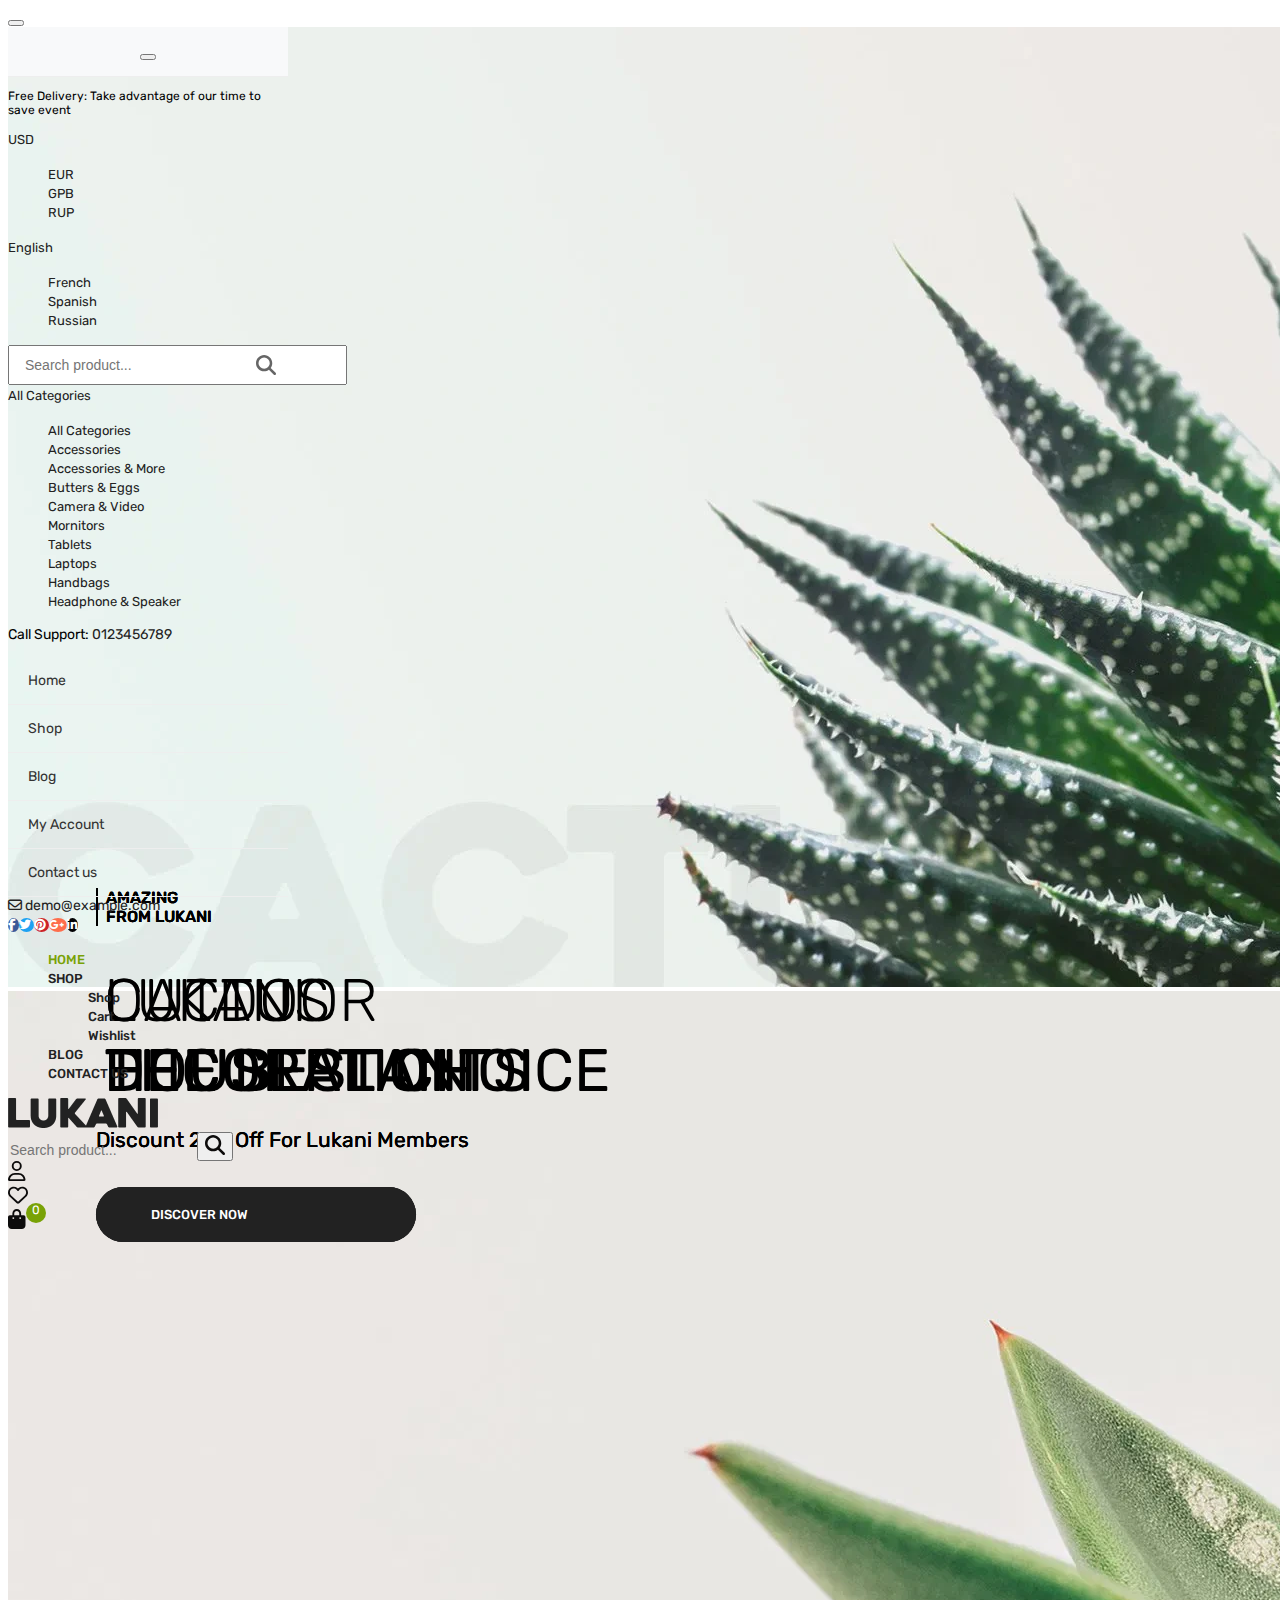
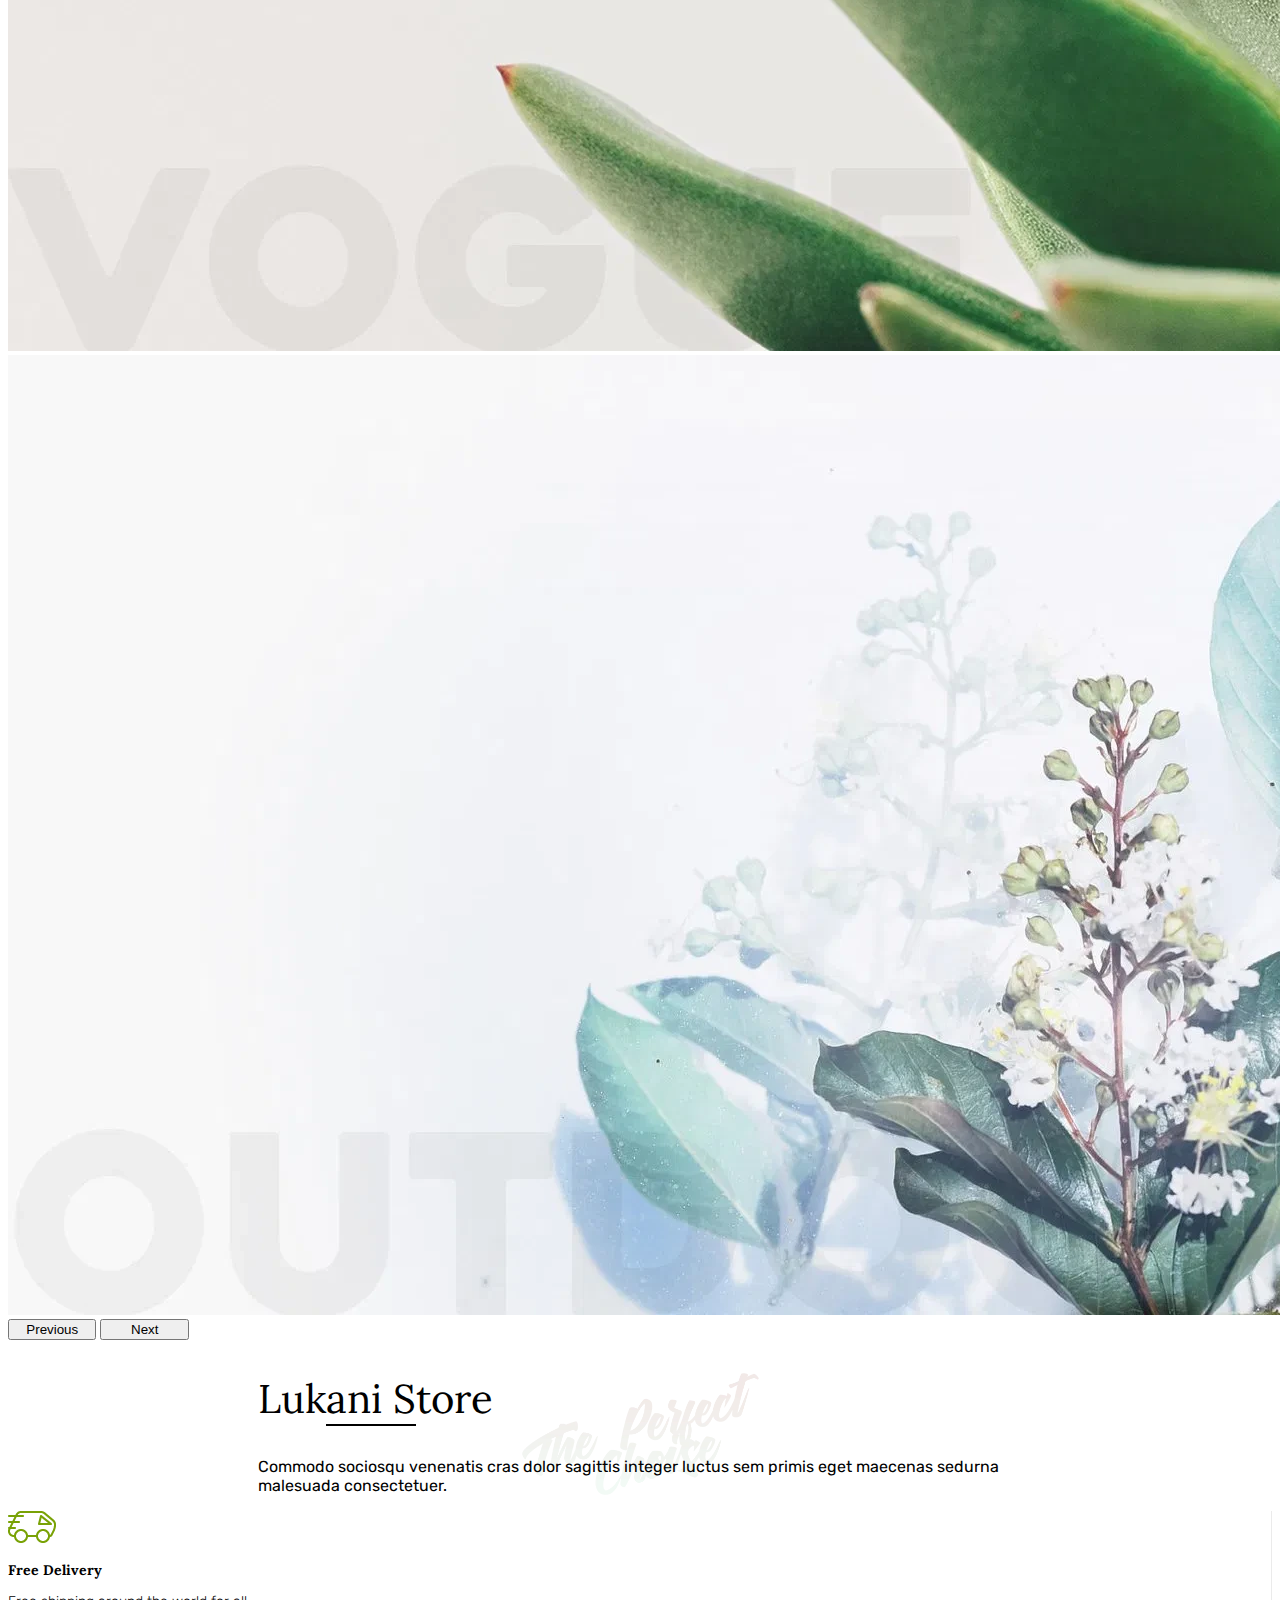
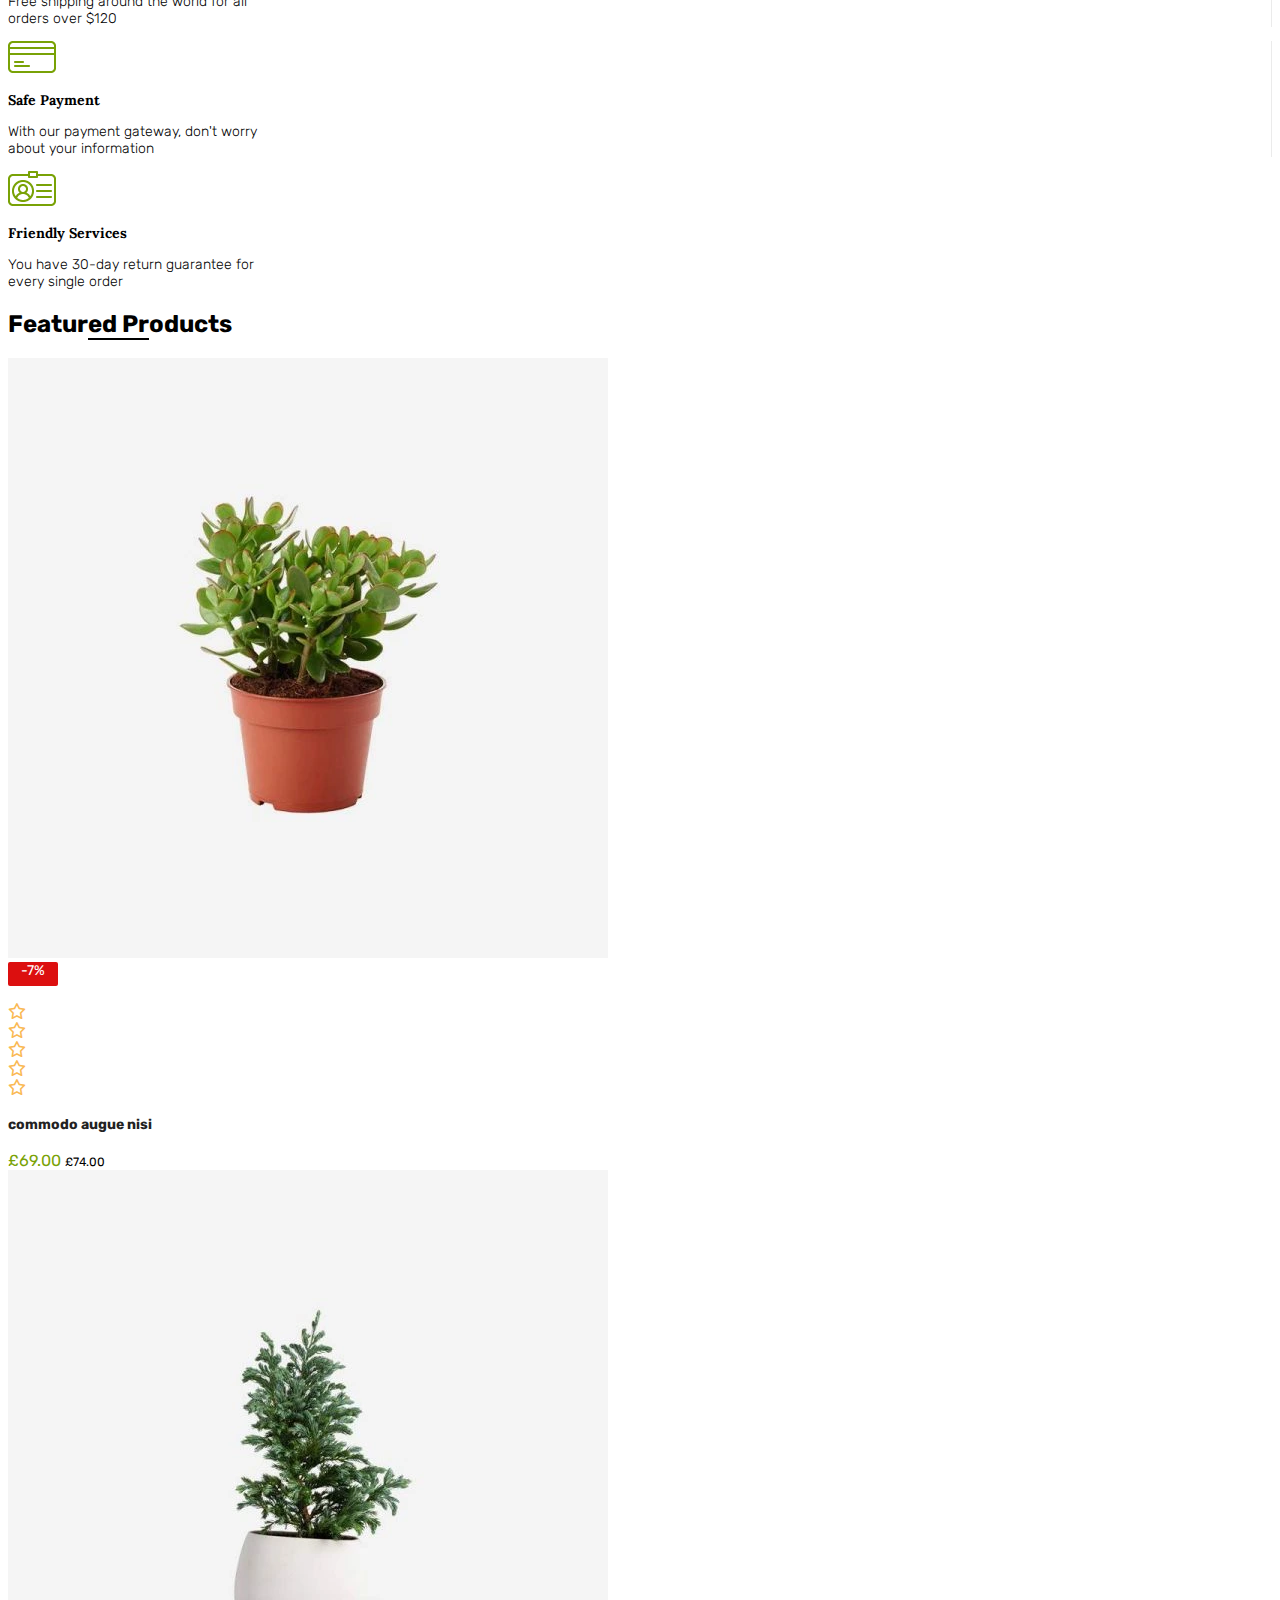
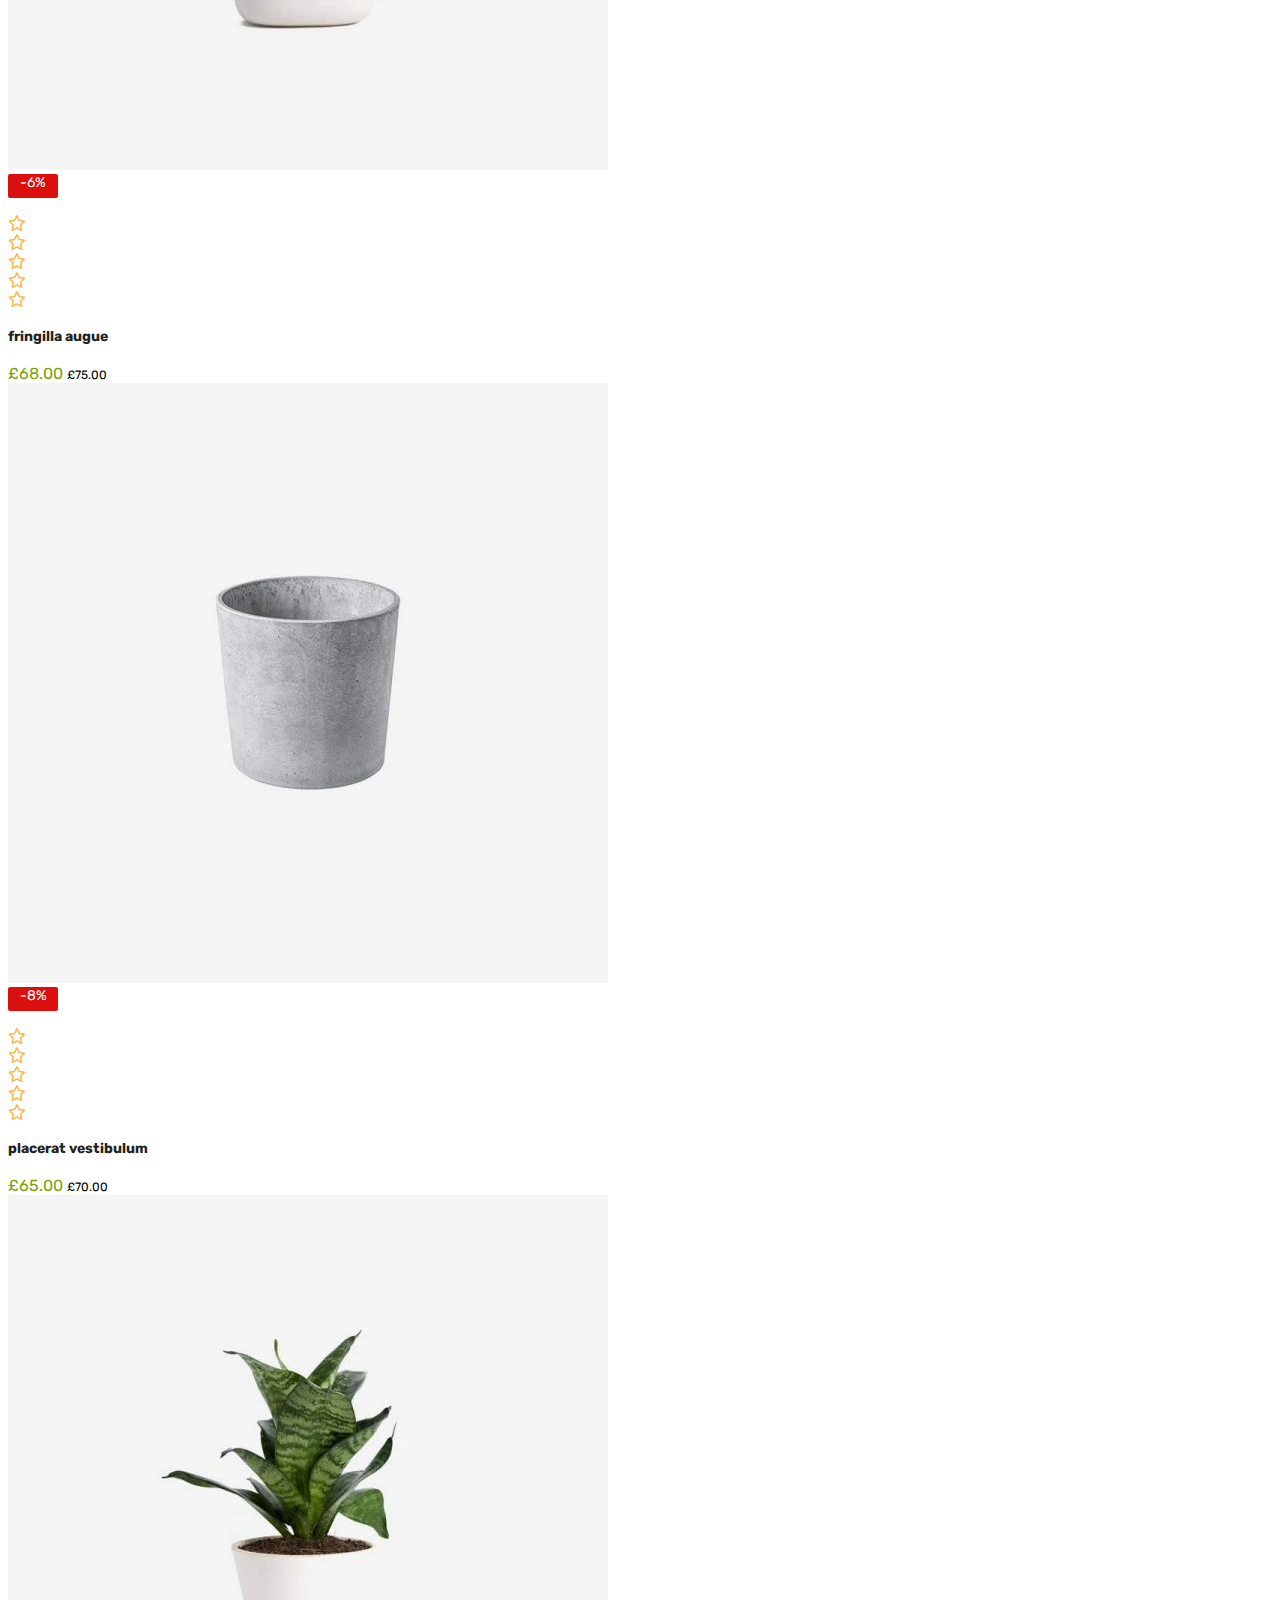
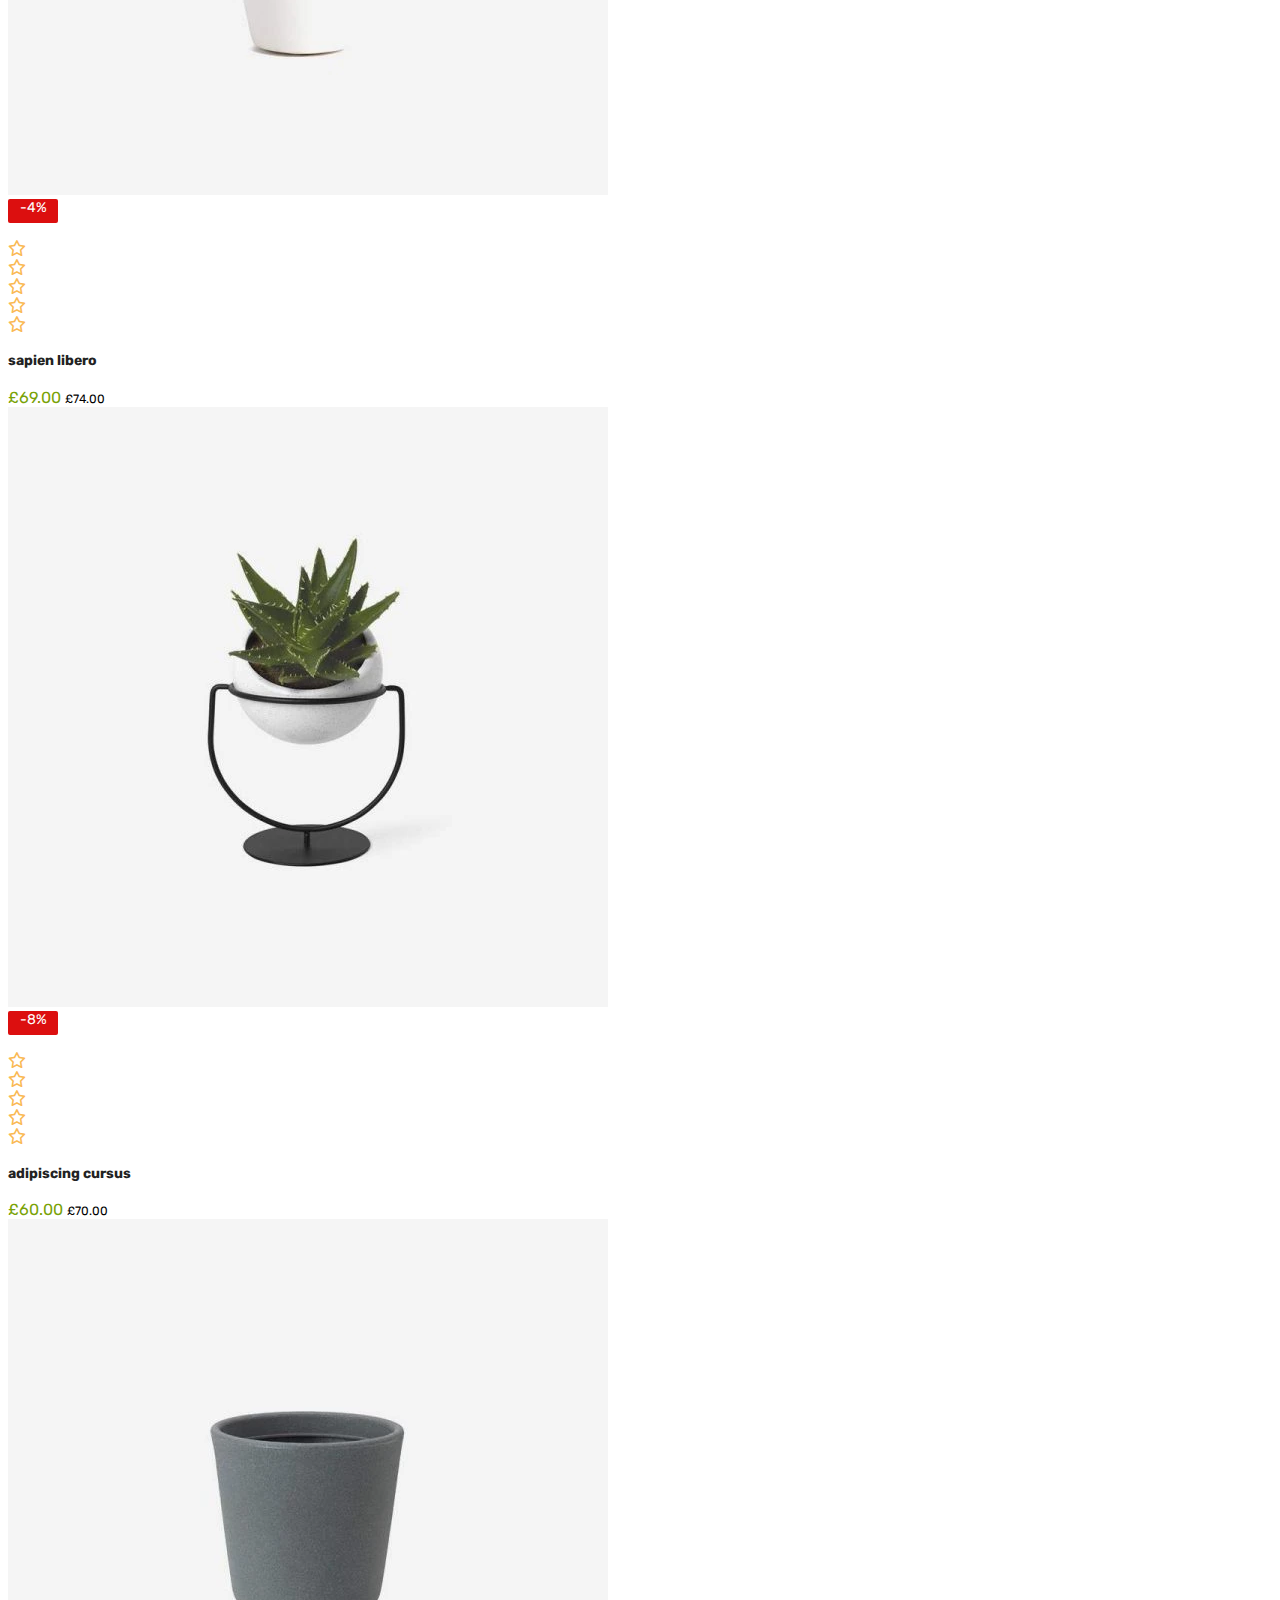
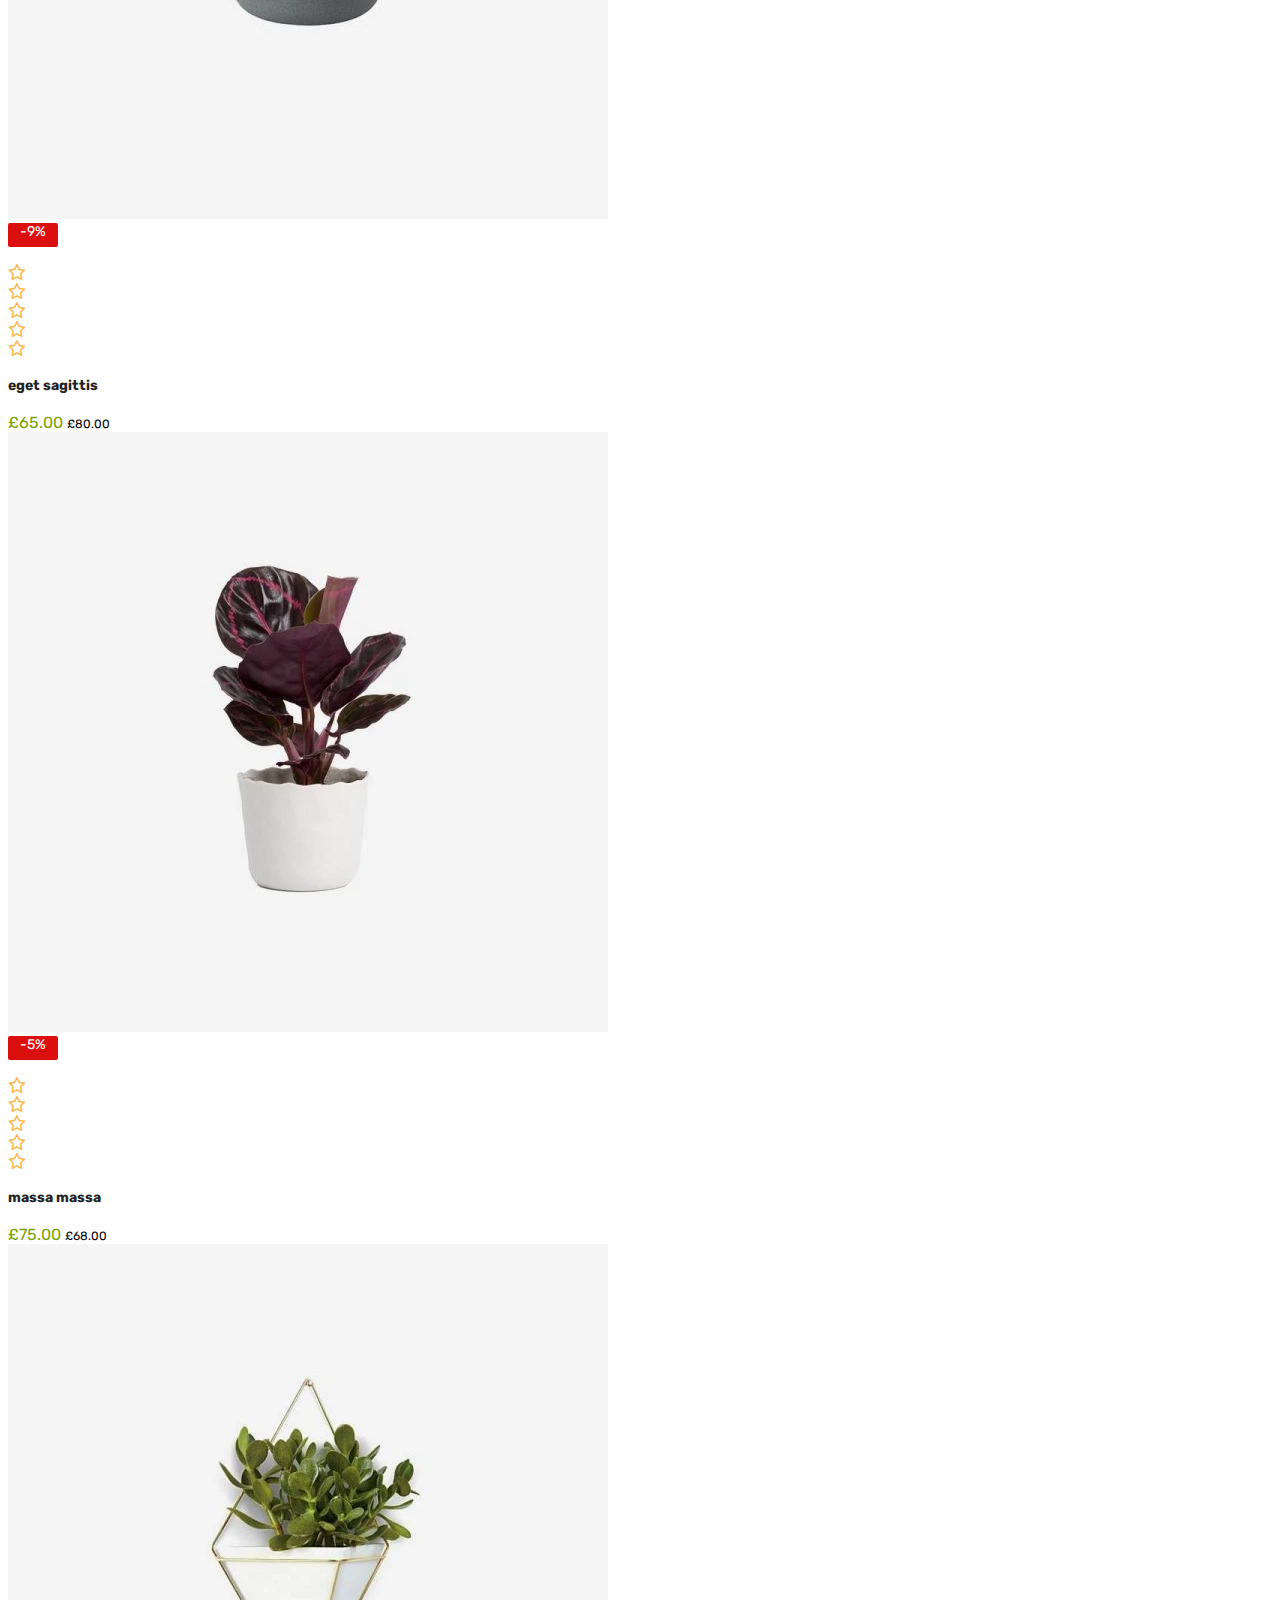
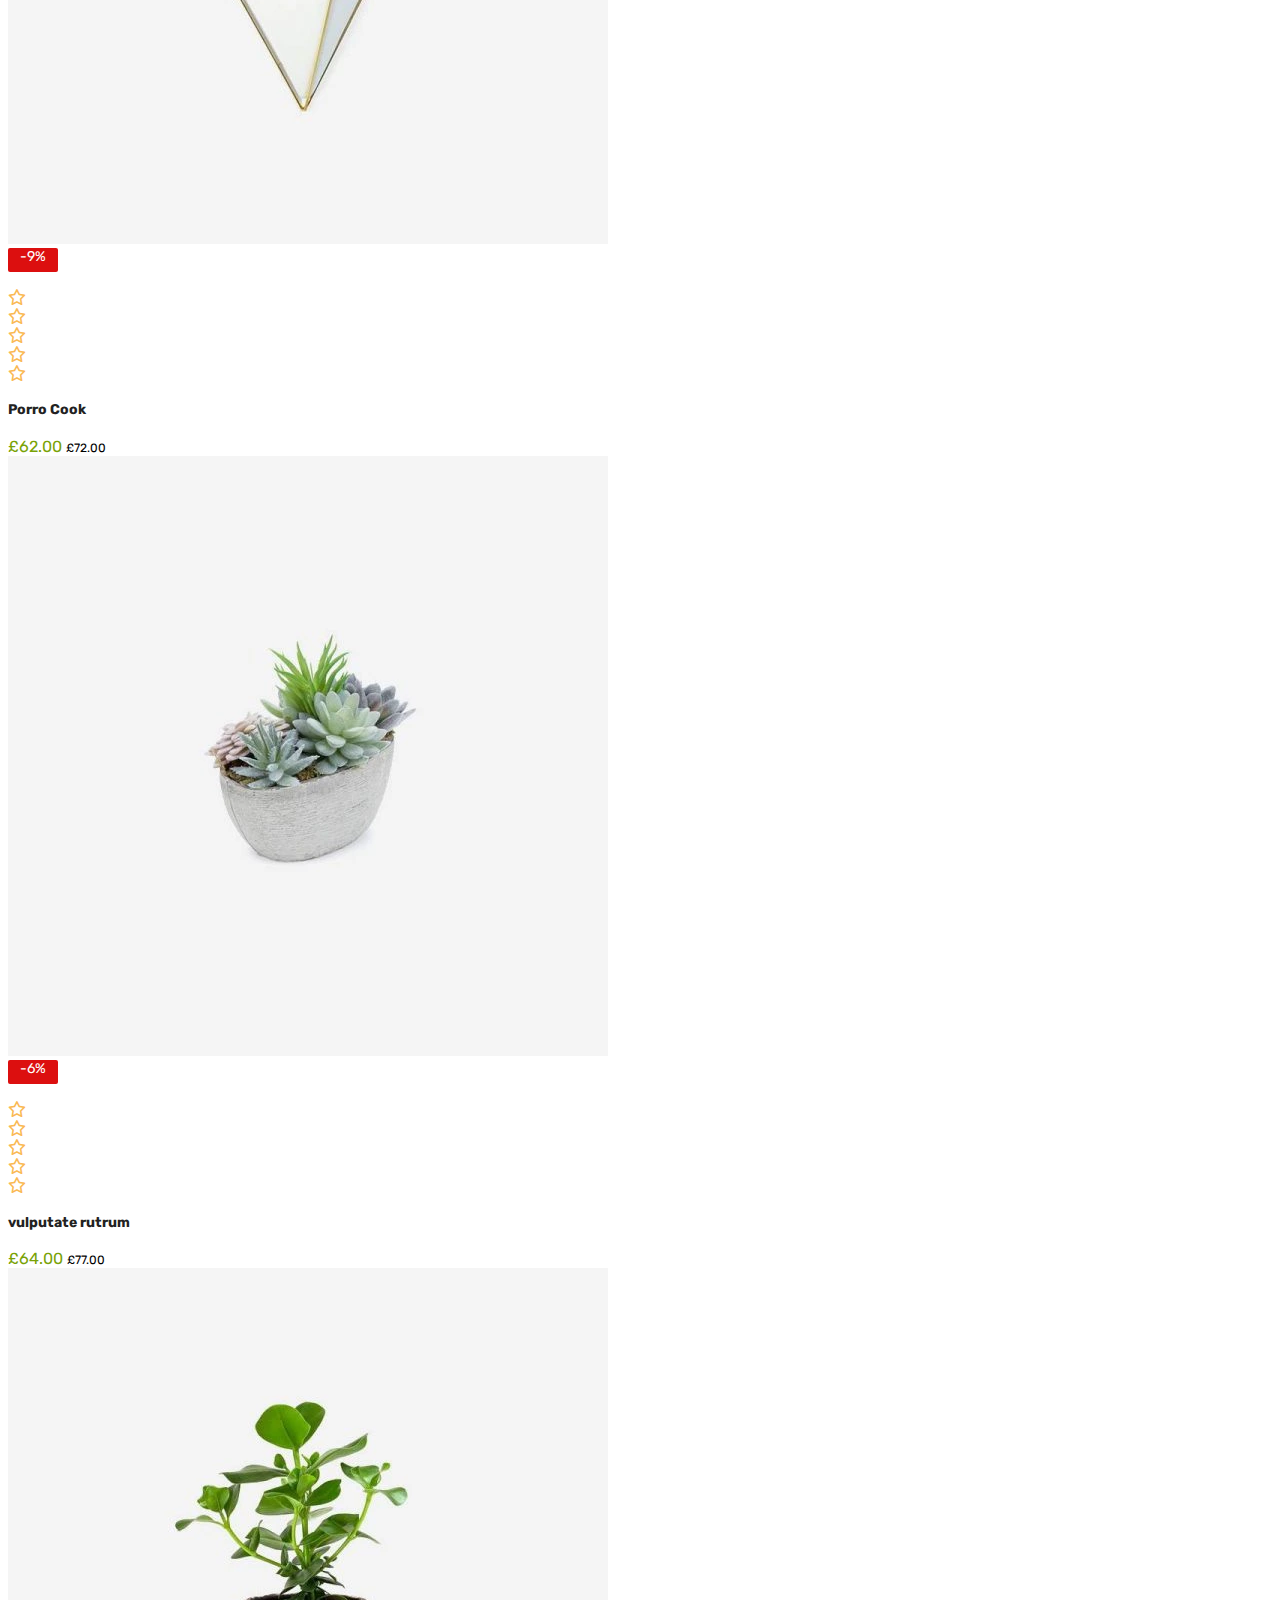
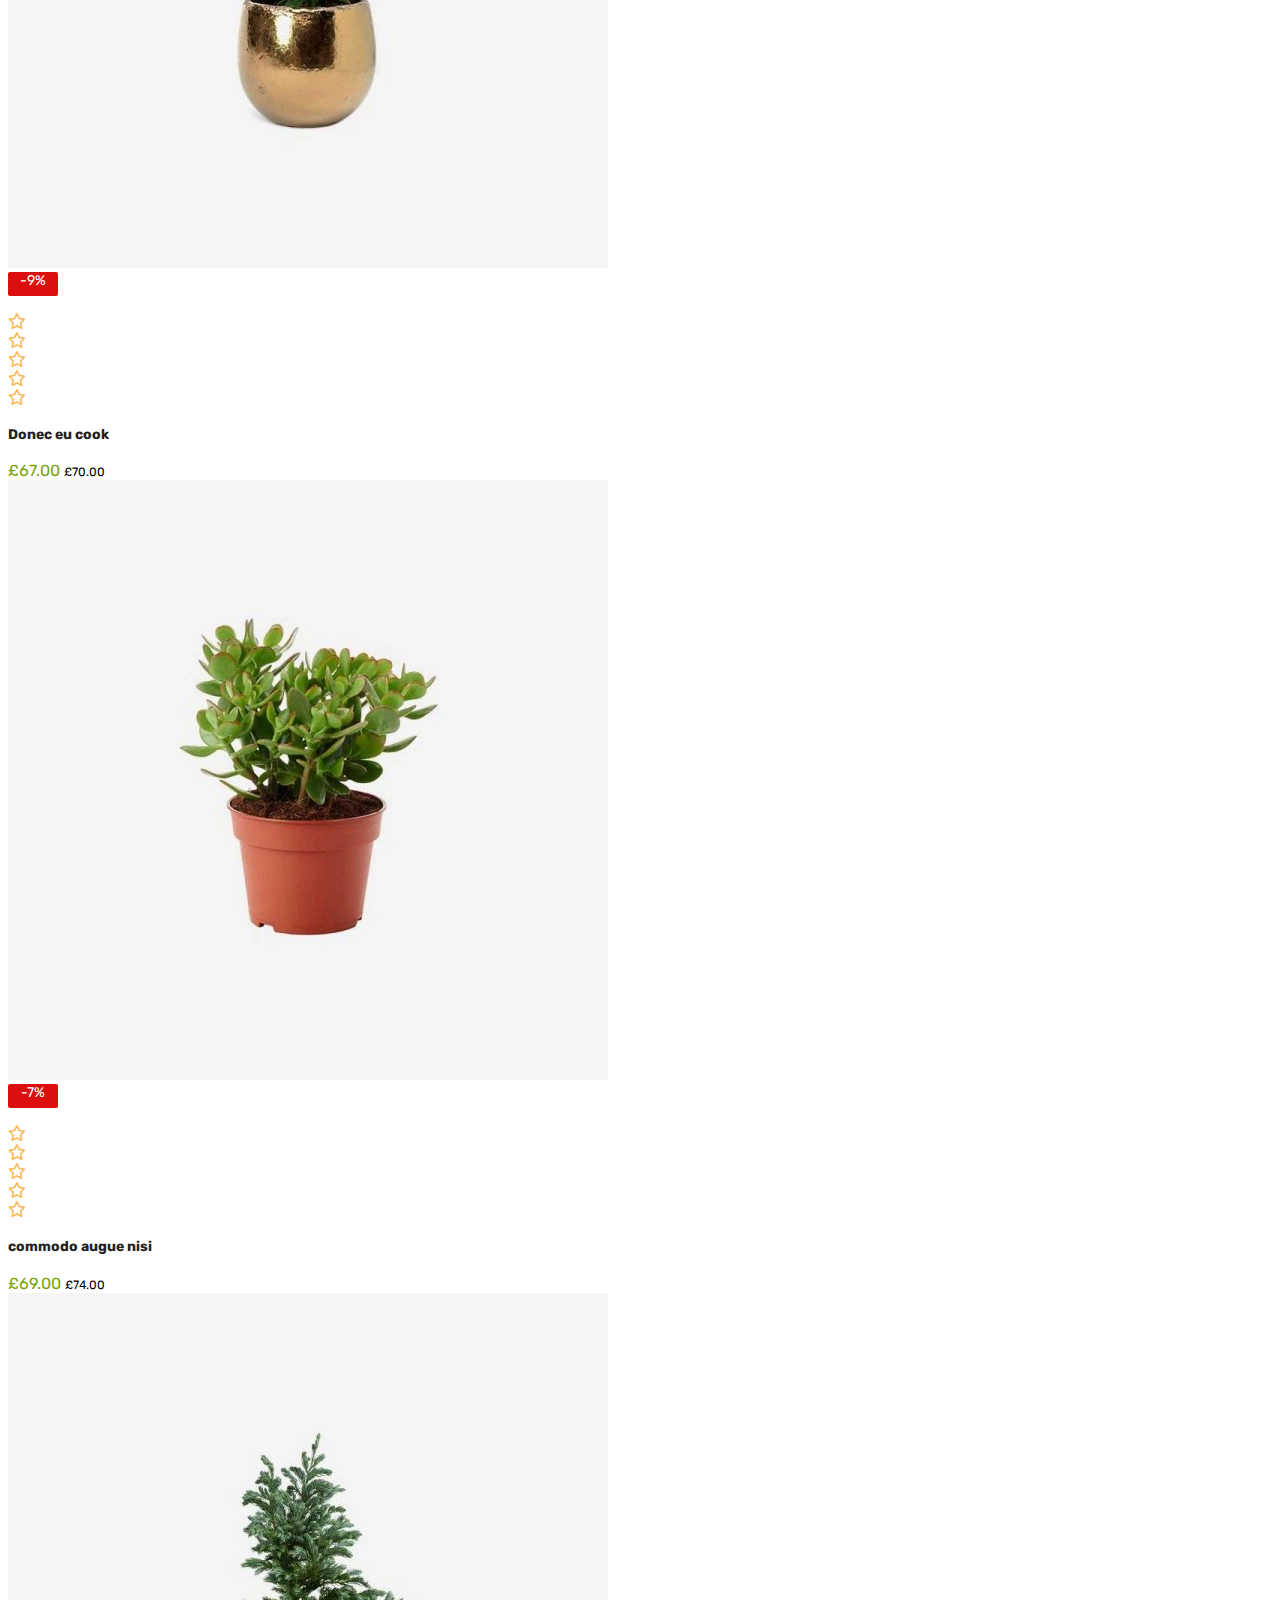
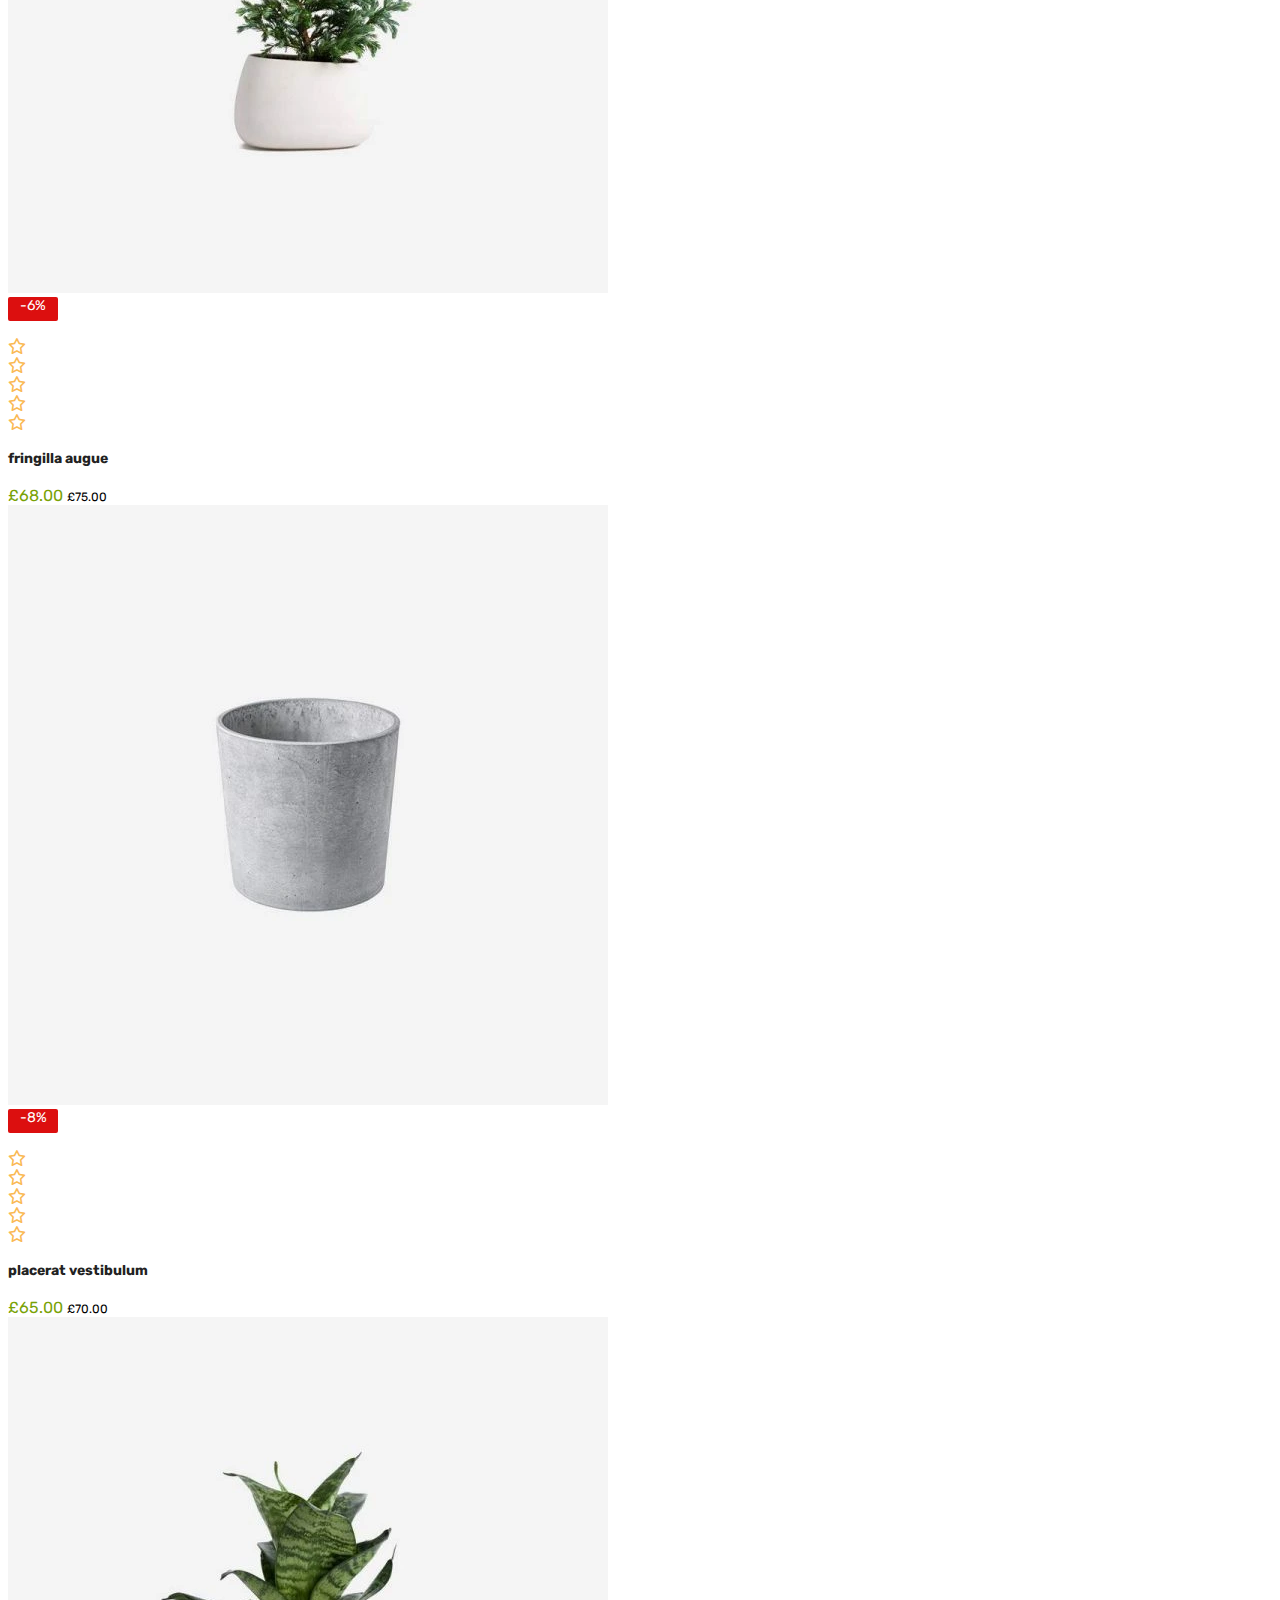
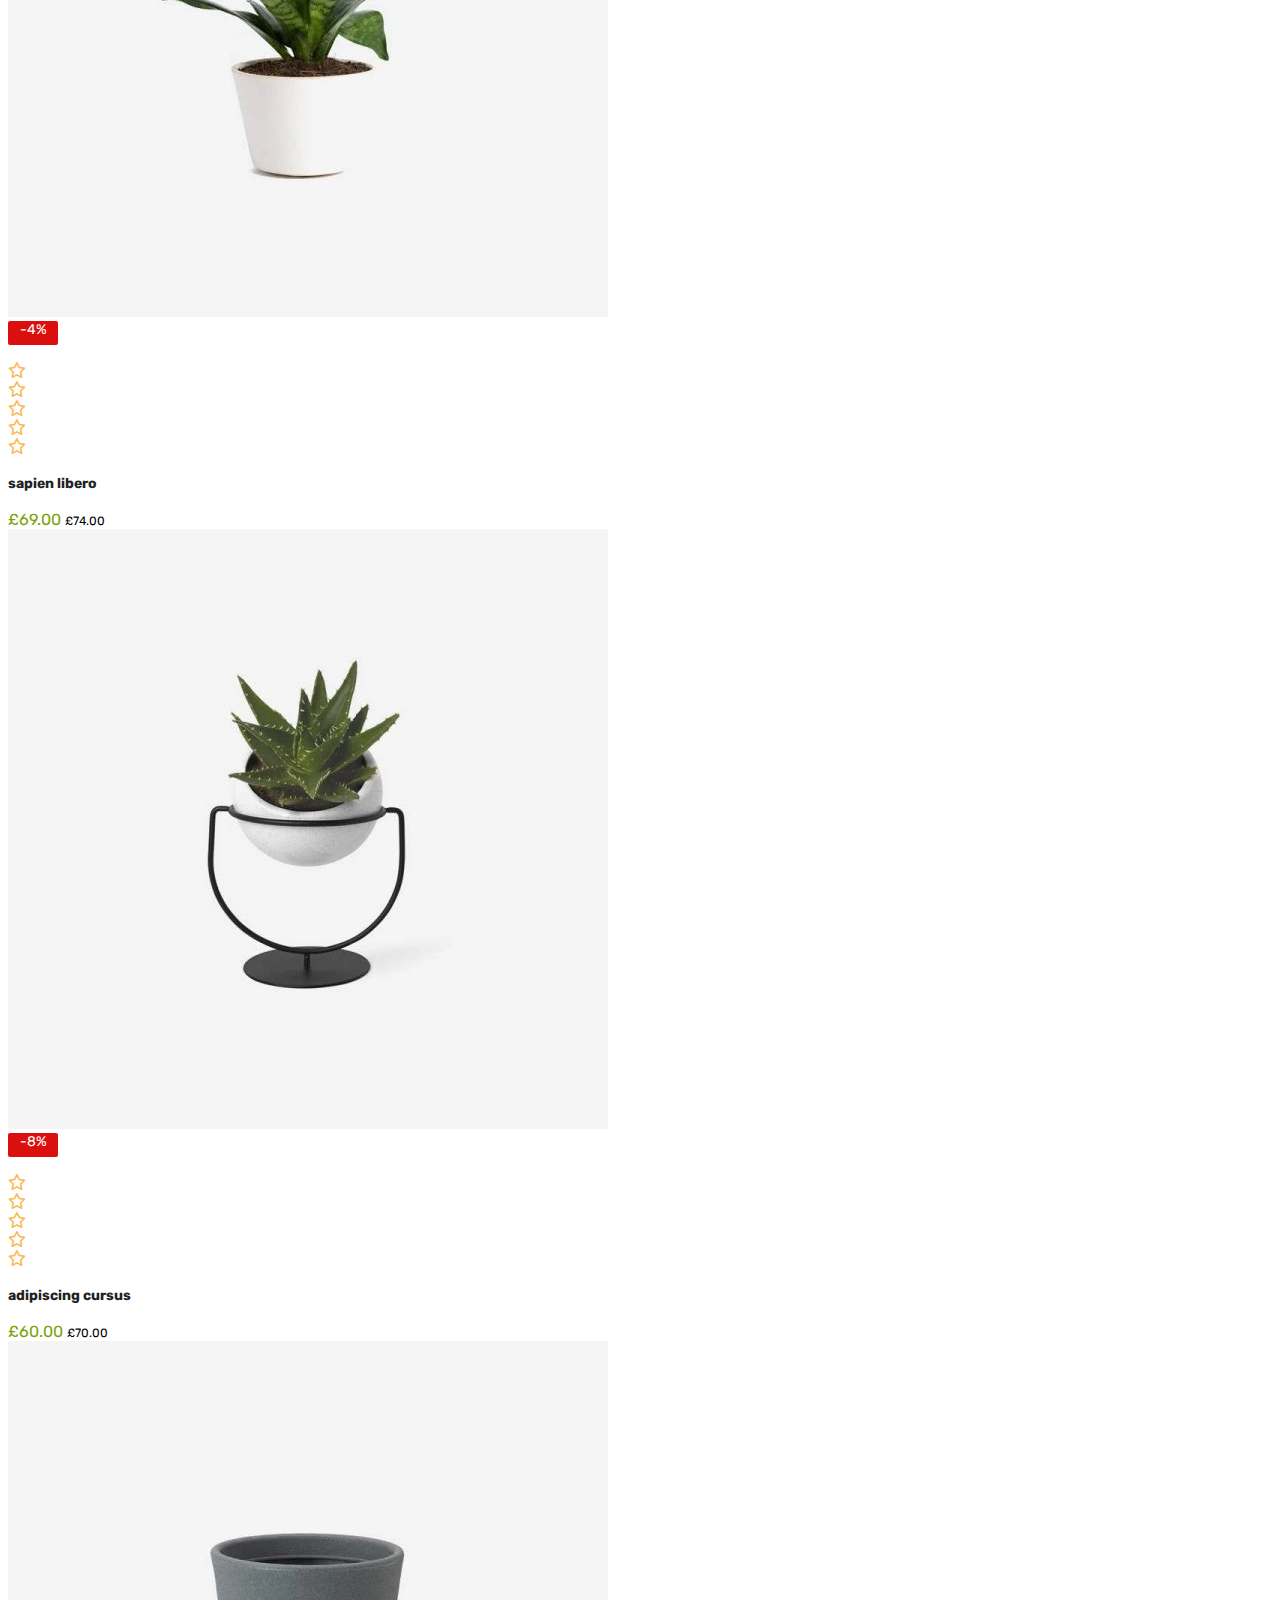
<file: index.html>
<!DOCTYPE html>
<html lang="en">

<head>
    <meta charset="UTF-8">
    <meta http-equiv="X-UA-Compatible" content="IE=edge">
    <meta name="viewport" content="width=device-width, initial-scale=1">
    <title>Lukani</title>

    <!-- font awesome -->
    <link rel="stylesheet" href="https://cdnjs.cloudflare.com/ajax/libs/font-awesome/6.7.2/css/all.min.css"
        integrity="sha512-Evv84Mr4kqVGRNSgIGL/F/aIDqQb7xQ2vcrdIwxfjThSH8CSR7PBEakCr51Ck+w+/U6swU2Im1vVX0SVk9ABhg=="
        crossorigin="anonymous" referrerpolicy="no-referrer" />
    <!-- bootstrap css 5.3 -->
    <link href="https://cdn.jsdelivr.net/npm/bootstrap@5.3.7/dist/css/bootstrap.min.css" rel="stylesheet"
        integrity="sha384-LN+7fdVzj6u52u30Kp6M/trliBMCMKTyK833zpbD+pXdCLuTusPj697FH4R/5mcr" crossorigin="anonymous">

    <link rel="stylesheet" href="./assest/css/main.css">

</head>

<body>
    <header class="header mb-5">

        <nav class="navbar navbar-expand-lg mt-4 w-100">
            <div class="container-fluid">

                <div class=" d-flex justify-content-between w-100 align-items-center">
                    <button class="btn navbar-toggler border-0" type="button" data-bs-toggle="offcanvas" data-bs-target="#offcanvasWithBothOptions" aria-controls="offcanvasWithBothOptions"
                    aria-expanded="false"  aria-label="Toggle navigation"
                    >

                        <span class="navbar-toggler-icon"></span>
                    </button>

                    <div class="offcanvas offcanvas-start navbar-toggler border-0" data-bs-scroll="true" tabindex="-1" id="offcanvasWithBothOptions" aria-labelledby="offcanvasWithBothOptionsLabel">
                        <div class="offcanvas-header p-0 ">
                            <!-- Promo Banner -->
                         
                                <button type="button" class="btn-close position-absolute top-0 end-0 m-2" data-bs-dismiss="offcanvas" aria-label="Close"></button>
                        </div>
                        
                        <div class="offcanvas-body mt-4 px-0">
                            <p class="promo-text text-center">Free Delivery: Take advantage of our time to save event</p>

                            <!-- Currency and Language Settings -->
                            <div class="ul d-flex justify-content-center ">
                                <li class="currency">
                                    <div class="dropdown ">
                                        <a class="btn btn-secondary dropdown-toggle border-0 bg-transparent text-dark-emphasis"
                                            href="#" role="button" data-bs-toggle="dropdown" aria-expanded="false">
                                            USD
                                        </a>
    
                                        <ul class="dropdown-menu">
                                            <li><a class="dropdown-item" href="#">EUR</a></li>
                                            <li><a class="dropdown-item" href="#">GPB</a></li>
                                            <li><a class="dropdown-item" href="#">RUP</a></li>
                                        </ul>
                                    </div>
                                </li>
                                <li class="language">
                                    <div class="dropdown ">
                                        <a class="btn btn-secondary dropdown-toggle border-0 bg-transparent text-dark-emphasis"
                                            href="#" role="button" data-bs-toggle="dropdown" aria-expanded="false">
                                            English
                                        </a>
    
                                        <ul class="dropdown-menu">
                                            <li><a class="dropdown-item" href="#">French</a></li>
                                            <li><a class="dropdown-item" href="#">Spanish</a></li>
                                            <li><a class="dropdown-item" href="#">Russian</a></li>
                                        </ul>
                                    </div>
    
                                </li>
                            </div>
    
                            <!-- Search Section -->
                            <div class="search-section mt-3">
                                <div class="search-input">
                                    <input type="text" placeholder="Search product..." class="border">
                                    <svg class="search-icon" xmlns="http://www.w3.org/2000/svg" height="20" width="20" viewBox="0 0 512 512">
                                        <path
                                            d="M416 208c0 45.9-14.9 88.3-40 122.7L502.6 457.4c12.5 12.5 12.5 32.8 0 45.3s-32.8 12.5-45.3 0L330.7 376c-34.4 25.2-76.8 40-122.7 40C93.1 416 0 322.9 0 208S93.1 0 208 0S416 93.1 416 208zM208 352a144 144 0 1 0 0-288 144 144 0 1 0 0 288z" />
                                    </svg>
                                        </div>
                            </div>
                
                            <!-- Categories Dropdown -->
                            <div class="categories-section mt-3 px-5">

                                <div class="dropdown p-2">
                                    <a class="btn btn-secondary dropdown-toggle border bg-transparent text-dark-emphasis  rounded-0 px-3"
                                        href="#" role="button" data-bs-toggle="dropdown" aria-expanded="false">
                                        All Categories
                                    </a>
                                    <ul class="dropdown-menu">
                                        <li><a class="dropdown-item" href="#">All Categories</a></li>
                                        <li><a class="dropdown-item" href="#">Accessories</a></li>
                                        <li><a class="dropdown-item" href="#">Accessories &amp; More</a></li>
                                        <li><a class="dropdown-item" href="#">Butters &amp; Eggs</a></li>
                                        <li><a class="dropdown-item" href="#">Camera &amp; Video</a></li>
                                        <li><a class="dropdown-item" href="#">Mornitors</a></li>
                                        <li><a class="dropdown-item" href="#">Tablets</a></li>
                                        <li><a class="dropdown-item" href="#">Laptops</a></li>
                                        <li><a class="dropdown-item" href="#">Handbags</a></li>
                                        <li><a class="dropdown-item" href="#">Headphone &amp; Speaker</a></li>


                                    </ul>
                                </div>

                            </div>
                
                            <!-- Support Info -->
                            <div class="support-section text-center  my-3">
                                <!-- <p class="support-text">Call Support: 0123456789</p> -->
                                <p class="support-text">Call Support: <a  href="tel:0123456789">0123456789</a></p>

                            </div>
                
                            <!-- Navigation Menu -->
                            <ul class="nav-menu mb-4">
                                <li class="active">
                                    <a href="#">
                                        <span>Home</span>
                                    </a>
                                </li>
                                <li>
                                    <a href="./shop.html">
                                        <span>Shop</span>
                                    </a>
                                </li>
                                <li>
                                    <a href="./blog.html">
                                        <span>Blog</span>
                                    </a>
                                </li>
                                <li>
                                    <a href="./login.html">
                                        <span>My Account</span>
                                    </a>
                                </li>
                                <li>
                                    <a href="./contact-us.html">
                                        <span>Contact us</span>
                                    </a>
                                </li>
                            </ul>

                            <!-- email Info -->
                            <div class="email-section text-center  my-4">
                                <a href="#"><i class="fa-regular fa-envelope"></i> demo@example.com</a>
                            </div>
                            <div class="share-buttons d-flex gap-2 justify-content-center my-4">
                                <a href="#" class="share-btn d-flex facebook" title="Share on Facebook">
                                    <i class="fab fa-facebook-f "></i>
                                </a>
                                <a href="#" class="share-btn d-flex twitter" title="Share on Twitter">
                                    <i class="fab fa-twitter"></i>
                                </a>
                                <a href="#" class="share-btn d-flex pinterest" title="Share on Pinterest">
                                    <i class="fa-brands fa-pinterest" ></i>
                                </a>
                                <a href="#" class="share-btn d-flex google-plus" title="Share on Google+">
                                    <i class="fab fa-google-plus-g"></i>
                                </a>
                                <a href="#" class="share-btn d-flex linkedin" title="Share on LinkedIn">
                                    <i class="fab fa-linkedin-in"></i>
                                </a>
                            </div>



                        </div>
     
                    </div>

                    
                    <div class="collapse navbar-collapse " id="navbarSupportedContent">
                        <ul class="support-content navbar-nav  mb-2 align-items-center ">
                            <li class="nav-item me-4">
                                <a class="nav-link active" aria-current="page" href="#">HOME</a>
                            </li>

                            <li class="nav-item me-4 dropdown">
                                <a class="nav-link dropdown-toggle" href="./shop.html" role="button"
                                    data-bs-toggle="dropdown" aria-expanded="false">
                                    SHOP
                                </a>
                                <ul class="dropdown-menu">
                                    <li><a class="dropdown-item" href="./shop.html">Shop</a></li>
                                    <li><a class="dropdown-item" href="./cart.html">Cart</a></li>
                                    <li><a class="dropdown-item" href="./wishlist.html">Wishlist</a></li>
                                </ul>
                            </li>
                            <li class="nav-item me-4">
                                <a class="nav-link" href="./blog.html">BLOG</a>
                            </li>
                            <!-- <li class="nav-item me-4">
                                <a class="nav-link" href="#">ABOUT</a>
                            </li> -->
                            <li class="nav-item me-4">
                                <a class="nav-link" href="./contact-us.html">CONTACT US</a>
                            </li>
                        </ul>
                    </div>

                    <div class="col-lg-3 col-md-3 col-4 mx-auto">
                        <div class="logo">
                            <a href="#">
                                <img class="img-fluid logo-img" src="assest/image/puplic/logo.webp" alt="logo"> </a>
                        </div>
                    </div>

                    <form class="search-form d-flex " role="search">
                        <input class="form-control" type="search" placeholder="Search product..." aria-label="Search" />
                        <button class="btn btn-submit border-0 bg-transparent" type="submit">
                            <svg xmlns="http://www.w3.org/2000/svg" height="20" width="20" viewBox="0 0 512 512">
                                <path
                                    d="M416 208c0 45.9-14.9 88.3-40 122.7L502.6 457.4c12.5 12.5 12.5 32.8 0 45.3s-32.8 12.5-45.3 0L330.7 376c-34.4 25.2-76.8 40-122.7 40C93.1 416 0 322.9 0 208S93.1 0 208 0S416 93.1 416 208zM208 352a144 144 0 1 0 0-288 144 144 0 1 0 0 288z" />
                            </svg>
                        </button>
                    </form>

                    <div class="header-actions d-flex justify-content-center gap-4 ms-3 me-3 align-items-center	">
                        <div> <a href="./login.html"><svg xmlns="http://www.w3.org/2000/svg" height="20" width="17.5"
                                    viewBox="0 0 448 512">
                                    <path
                                        d="M304 128a80 80 0 1 0 -160 0 80 80 0 1 0 160 0zM96 128a128 128 0 1 1 256 0A128 128 0 1 1 96 128zM49.3 464l349.5 0c-8.9-63.3-63.3-112-129-112l-91.4 0c-65.7 0-120.1 48.7-129 112zM0 482.3C0 383.8 79.8 304 178.3 304l91.4 0C368.2 304 448 383.8 448 482.3c0 16.4-13.3 29.7-29.7 29.7L29.7 512C13.3 512 0 498.7 0 482.3z" />
                                </svg></a></div>
                        <div> <a href="./wishlist.html"> <svg xmlns="http://www.w3.org/2000/svg" height="20" width="20"
                                    viewBox="0 0 512 512">
                                    <path
                                        d="M225.8 468.2l-2.5-2.3L48.1 303.2C17.4 274.7 0 234.7 0 192.8l0-3.3c0-70.4 50-130.8 119.2-144C158.6 37.9 198.9 47 231 69.6c9 6.4 17.4 13.8 25 22.3c4.2-4.8 8.7-9.2 13.5-13.3c3.7-3.2 7.5-6.2 11.5-9c0 0 0 0 0 0C313.1 47 353.4 37.9 392.8 45.4C462 58.6 512 119.1 512 189.5l0 3.3c0 41.9-17.4 81.9-48.1 110.4L288.7 465.9l-2.5 2.3c-8.2 7.6-19 11.9-30.2 11.9s-22-4.2-30.2-11.9zM239.1 145c-.4-.3-.7-.7-1-1.1l-17.8-20-.1-.1s0 0 0 0c-23.1-25.9-58-37.7-92-31.2C81.6 101.5 48 142.1 48 189.5l0 3.3c0 28.5 11.9 55.8 32.8 75.2L256 430.7 431.2 268c20.9-19.4 32.8-46.7 32.8-75.2l0-3.3c0-47.3-33.6-88-80.1-96.9c-34-6.5-69 5.4-92 31.2c0 0 0 0-.1 .1s0 0-.1 .1l-17.8 20c-.3 .4-.7 .7-1 1.1c-4.5 4.5-10.6 7-16.9 7s-12.4-2.5-16.9-7z" />
                                </svg></a></div>
                        <div class="notification"> <a href="./cart.html"> <svg xmlns="http://www.w3.org/2000/svg" height="20"
                                    width="17.5" viewBox="0 0 448 512">
                                    <path
                                        d="M160 112c0-35.3 28.7-64 64-64s64 28.7 64 64l0 48-128 0 0-48zm-48 48l-64 0c-26.5 0-48 21.5-48 48L0 416c0 53 43 96 96 96l256 0c53 0 96-43 96-96l0-208c0-26.5-21.5-48-48-48l-64 0 0-48C336 50.1 285.9 0 224 0S112 50.1 112 112l0 48zm24 48a24 24 0 1 1 0 48 24 24 0 1 1 0-48zm152 24a24 24 0 1 1 48 0 24 24 0 1 1 -48 0z" />
                                </svg> </a></div>

                    </div>
                </div>
            </div>
        </nav>

        <div id="carouselExampleIndicators" class="carousel slide carousel-dark carousel-fade " data-bs-ride="carousel">
            <div class="carousel-indicators">
                <button class="carousel-dot active" type="button" data-bs-target="#carouselExampleIndicators"
                    data-bs-slide-to="0" aria-current="true" aria-label="Slide 1"></button>
                <button class="carousel-dot" type="button" data-bs-target="#carouselExampleIndicators"
                    data-bs-slide-to="1" aria-label="Slide 2"></button>
                <button class="carousel-dot" type="button" data-bs-target="#carouselExampleIndicators"
                    data-bs-slide-to="2" aria-label="Slide 3"></button>
            </div>
            <div class="carousel-inner">
                <div class="carousel-item active">
                    <img src="./assest/image/slider/slider4.webp" class="d-block w-100" alt="slider image">
                    <div class="hero-contant">
                        <span class="">AMAZING FROM LUKANI</span>

                        <h1>cactus <span>decoration</span></h1>
                        <p>Discount 20% Off For Lukani Members </p>
                        <a href="#" class="discover-btn"> Discover Now </a>

                    </div>
                </div>
                <div class="carousel-item">
                    <img src="./assest/image/slider/slider5.webp" class="d-block w-100" alt="slider image">
                    <div class="hero-contant">
                        <span class="">AMAZING FROM LUKANI</span>

                        <h1>lukani <span>houseplants</span></h1>
                        <p>Discount 20% Off For Lukani Members </p>
                        <a href="#" class="discover-btn"> Discover Now </a>

                    </div>

                </div>
                <div class="carousel-item">
                    <img src="./assest/image/slider/slider6.webp" class="d-block w-100" alt="slider image">
                    <div class="hero-contant">
                        <span class="">AMAZING FROM LUKANI</span>

                        <h1>outdoor <br /> <span>the best choice</span></h1>
                        <p>Discount 20% Off For Lukani Members </p>
                        <a href="#" class="discover-btn"> Discover Now </a>

                    </div>

                </div>
            </div>
            <button class="carousel-control-prev" type="button" data-bs-target="#carouselExampleIndicators"
                data-bs-slide="prev">
                <span class="carousel-control-prev-icon " aria-hidden="true"></span>
                <span class="visually-hidden">Previous</span>
            </button>
            <button class="carousel-control-next" type="button" data-bs-target="#carouselExampleIndicators"
                data-bs-slide="next">
                <span class="carousel-control-next-icon " aria-hidden="true"></span>
                <span class="visually-hidden">Next</span>
            </button>
        </div>


    </header>

    <main>
        <section class="lukani-store  py-5">
            <div class="container">
                <div class="row text-center justify-content-center">

                    <div class="title ">

                        <h2>Luk<span class="underline-header pb-3">ani S</span>tore</h2>
                        <p class="mt-5">Commodo sociosqu venenatis cras dolor sagittis integer luctus sem primis eget
                            maecenas
                            sedurna malesuada consectetuer.</p>
                    </div>
                </div>
            </div>
        </section>


        <section class="shipping  py-5">
            <div class="container">
                <div class="row ">
                    <div class="shipping-item-first-item d-flex col-lg-4 col-md-6 gap-3 ">
                        <div class="shipping_image d-flex align-items-center ">
                            <img src="./assest/image/shipping/shipping1.webp" alt="shipping">

                        </div>

                        <div class="shipping_content">
                            <h3>Free Delivery</h3>
                            <p>Free shipping around the world for all <br> orders over $120</p>

                        </div>




                    </div>
                    <div class="shipping-item-sec-item d-flex col-lg-4 col-md-6 gap-3 ps-4">
                        <div class="shipping_image d-flex align-items-center ">
                            <img src="./assest/image/shipping/shipping2.webp" alt="shipping">

                        </div>

                        <div class="shipping_content">
                            <h3>Safe Payment</h3>
                            <p>With our payment gateway, don&apos;t worry <br>about your information</p>

                        </div>




                    </div>

                    <div class="shipping-item-last-item  d-flex col-lg-4 col-md-6 gap-3 ps-4">
                        <div class="shipping_image d-flex align-items-center ">
                            <img src="./assest/image/shipping/shipping3.webp" alt="shipping">

                        </div>

                        <div class="shipping_content">
                            <h3>Friendly Services</h3>
                            <p>You have 30-day return guarantee for <br> every single order</p>

                        </div>




                    </div>

                </div>
            </div>

        </section>


        <section class="products  py-5">

            <div class="container-fluid ">
                <div class="row text-center justify-content-center">

                    <div class="title ">

                        <h2> Featur<span class="underline-header pb-3">ed Pr</span>oducts</h2>
                    </div>

                    <div id="carouselExample" class="carousel slide carousel-dark">
                        <div class="carousel-inner mt-5">
                            <div class="carousel-item active  ">
                                <div class="row gap-3 justify-content-center">

                                    <div class="card border-0 col-xl-2 col-lg-3 col-md-4 col-sm-6 col-12 ">
                                        <div class="product-img img-fluid">
                                            <a href="./product-details.html">
                                            <img src="./assest/image/product/product.webp" class="card-img-top"
                                                alt="product">
                                            </a>
                                            <span class=" offer position-absolute  fw-normal badge ">
                                                -7%
                                            </span>
                                            <div class=" card-action  fw-normal  position-absolute">
                                                <ul class="card-action-list d-flex gap-4 p-0 align-items-center text-center">
                                                    <li class="add_to_cart "><a href="./cart.html" title="Add to cart">
                                                            <svg xmlns="http://www.w3.org/2000/svg" height="18"
                                                                width="18" viewBox="0 0 448 512">
                                                                <!--!Font Awesome Free 6.7.2 by @fontawesome - https://fontawesome.com License - https://fontawesome.com/license/free Copyright 2025 Fonticons, Inc.-->
                                                                <path
                                                                    d="M160 112c0-35.3 28.7-64 64-64s64 28.7 64 64l0 48-128 0 0-48zm-48 48l-64 0c-26.5 0-48 21.5-48 48L0 416c0 53 43 96 96 96l256 0c53 0 96-43 96-96l0-208c0-26.5-21.5-48-48-48l-64 0 0-48C336 50.1 285.9 0 224 0S112 50.1 112 112l0 48zm24 48a24 24 0 1 1 0 48 24 24 0 1 1 0-48zm152 24a24 24 0 1 1 48 0 24 24 0 1 1 -48 0z" />
                                                            </svg> </a>
                                                    </li>
                                                    <li class="compare"><a href="#" title="Add to Compare">

                                                            <svg xmlns="http://www.w3.org/2000/svg" height="18"
                                                                width="18" viewBox="0 0 512 512">
                                                                <!--!Font Awesome Free 6.7.2 by @fontawesome - https://fontawesome.com License - https://fontawesome.com/license/free Copyright 2025 Fonticons, Inc.-->
                                                                <path 
                                                                    d="M0 416c0 17.7 14.3 32 32 32l54.7 0c12.3 28.3 40.5 48 73.3 48s61-19.7 73.3-48L480 448c17.7 0 32-14.3 32-32s-14.3-32-32-32l-246.7 0c-12.3-28.3-40.5-48-73.3-48s-61 19.7-73.3 48L32 384c-17.7 0-32 14.3-32 32zm128 0a32 32 0 1 1 64 0 32 32 0 1 1 -64 0zM320 256a32 32 0 1 1 64 0 32 32 0 1 1 -64 0zm32-80c-32.8 0-61 19.7-73.3 48L32 224c-17.7 0-32 14.3-32 32s14.3 32 32 32l246.7 0c12.3 28.3 40.5 48 73.3 48s61-19.7 73.3-48l54.7 0c17.7 0 32-14.3 32-32s-14.3-32-32-32l-54.7 0c-12.3-28.3-40.5-48-73.3-48zM192 128a32 32 0 1 1 0-64 32 32 0 1 1 0 64zm73.3-64C253 35.7 224.8 16 192 16s-61 19.7-73.3 48L32 64C14.3 64 0 78.3 0 96s14.3 32 32 32l86.7 0c12.3 28.3 40.5 48 73.3 48s61-19.7 73.3-48L480 128c17.7 0 32-14.3 32-32s-14.3-32-32-32L265.3 64z" />
                                                            </svg>



                                                        </a></li>






                                                    <li class="wishlist"><a href="wishlist.html"
                                                            title="Add to Wishlist">
                                                            <svg xmlns="http://www.w3.org/2000/svg" height="18"
                                                                width="18" viewBox="0 0 512 512">
                                                                <!--!Font Awesome Free 6.7.2 by @fontawesome - https://fontawesome.com License - https://fontawesome.com/license/free Copyright 2025 Fonticons, Inc.-->
                                                                <path
                                                                    d="M225.8 468.2l-2.5-2.3L48.1 303.2C17.4 274.7 0 234.7 0 192.8l0-3.3c0-70.4 50-130.8 119.2-144C158.6 37.9 198.9 47 231 69.6c9 6.4 17.4 13.8 25 22.3c4.2-4.8 8.7-9.2 13.5-13.3c3.7-3.2 7.5-6.2 11.5-9c0 0 0 0 0 0C313.1 47 353.4 37.9 392.8 45.4C462 58.6 512 119.1 512 189.5l0 3.3c0 41.9-17.4 81.9-48.1 110.4L288.7 465.9l-2.5 2.3c-8.2 7.6-19 11.9-30.2 11.9s-22-4.2-30.2-11.9zM239.1 145c-.4-.3-.7-.7-1-1.1l-17.8-20-.1-.1s0 0 0 0c-23.1-25.9-58-37.7-92-31.2C81.6 101.5 48 142.1 48 189.5l0 3.3c0 28.5 11.9 55.8 32.8 75.2L256 430.7 431.2 268c20.9-19.4 32.8-46.7 32.8-75.2l0-3.3c0-47.3-33.6-88-80.1-96.9c-34-6.5-69 5.4-92 31.2c0 0 0 0-.1 .1s0 0-.1 .1l-17.8 20c-.3 .4-.7 .7-1 1.1c-4.5 4.5-10.6 7-16.9 7s-12.4-2.5-16.9-7z" />
                                                            </svg>
                                                        </a></li>
                                                    <li class="quick_button"><a href="./product-details.html" 
                                                            data-bs-target="#modal_box" title="quick view">
                                                            <svg xmlns="http://www.w3.org/2000/svg" height="18"
                                                                width="18" viewBox="0 0 576 512">
                                                                <!--!Font Awesome Free 6.7.2 by @fontawesome - https://fontawesome.com License - https://fontawesome.com/license/free Copyright 2025 Fonticons, Inc.-->
                                                                <path 
                                                                    d="M288 80c-65.2 0-118.8 29.6-159.9 67.7C89.6 183.5 63 226 49.4 256c13.6 30 40.2 72.5 78.6 108.3C169.2 402.4 222.8 432 288 432s118.8-29.6 159.9-67.7C486.4 328.5 513 286 526.6 256c-13.6-30-40.2-72.5-78.6-108.3C406.8 109.6 353.2 80 288 80zM95.4 112.6C142.5 68.8 207.2 32 288 32s145.5 36.8 192.6 80.6c46.8 43.5 78.1 95.4 93 131.1c3.3 7.9 3.3 16.7 0 24.6c-14.9 35.7-46.2 87.7-93 131.1C433.5 443.2 368.8 480 288 480s-145.5-36.8-192.6-80.6C48.6 356 17.3 304 2.5 268.3c-3.3-7.9-3.3-16.7 0-24.6C17.3 208 48.6 156 95.4 112.6zM288 336c44.2 0 80-35.8 80-80s-35.8-80-80-80c-.7 0-1.3 0-2 0c1.3 5.1 2 10.5 2 16c0 35.3-28.7 64-64 64c-5.5 0-10.9-.7-16-2c0 .7 0 1.3 0 2c0 44.2 35.8 80 80 80zm0-208a128 128 0 1 1 0 256 128 128 0 1 1 0-256z" />
                                                            </svg> </a></li>
                                                </ul>
                                            </div>

                                        </div>
                                        <div class="card-body text-center">
                                            <div class="product_rating text-center">
                                                <ul class="d-flex justify-content-center gap-1">
                                                    <li><a href="#"><i class="fa-regular fa-star"
                                                                style="color: #fab954;"></i></a></li>
                                                    <li><a href="#"><i class="fa-regular fa-star"
                                                                style="color: #fab954;"></i></a></li>
                                                    <li><a href="#"><i class="fa-regular fa-star"
                                                                style="color: #fab954;"></i></a></li>
                                                    <li><a href="#"><i class="fa-regular fa-star"
                                                                style="color: #fab954;"></i></a></li>
                                                    <li><a href="#"><i class="fa-regular fa-star"
                                                                style="color: #fab954;"></i></a></li>
                                                </ul>
                                            </div>
                                            <h4 class="product_name font-size-14 text-capitalize fw-normal"><a
                                                    href="product-details.html">commodo augue
                                                    nisi</a></h4>
                                            <div class="price_box">
                                                <span class="current_price fw-medium fs-6">£69.00</span>
                                                <span
                                                    class="old_price fw-normal text-decoration-line-through ms-1">£74.00</span>
                                            </div>


                                        </div>
                                    </div>
                
                                    <div class="card border-0 col-xl-2 col-lg-3 col-md-4 col-sm-6 col-12 ">
                                        <div class="product-img img-fluid">
                                            <a href="./product-details.html">

                                            <img src="./assest/image/product/product3.webp" class="card-img-top"
                                                alt="product">
                                            </a>
                                            <span class=" offer position-absolute  fw-normal badge ">
                                                -6%
                                            </span>
                                            <div class=" card-action  fw-normal  position-absolute">
                                                <ul class="d-flex gap-4 p-0 align-items-center text-center">
                                                    <li class="add_to_cart "><a href="./cart.html" title="Add to cart">
                                                            <svg xmlns="http://www.w3.org/2000/svg" height="18"
                                                                width="18" viewBox="0 0 448 512">
                                                                <!--!Font Awesome Free 6.7.2 by @fontawesome - https://fontawesome.com License - https://fontawesome.com/license/free Copyright 2025 Fonticons, Inc.-->
                                                                <path
                                                                    d="M160 112c0-35.3 28.7-64 64-64s64 28.7 64 64l0 48-128 0 0-48zm-48 48l-64 0c-26.5 0-48 21.5-48 48L0 416c0 53 43 96 96 96l256 0c53 0 96-43 96-96l0-208c0-26.5-21.5-48-48-48l-64 0 0-48C336 50.1 285.9 0 224 0S112 50.1 112 112l0 48zm24 48a24 24 0 1 1 0 48 24 24 0 1 1 0-48zm152 24a24 24 0 1 1 48 0 24 24 0 1 1 -48 0z" />
                                                            </svg> </a>
                                                    </li>
                                                    <li class="compare"><a href="#" title="Add to Compare">

                                                            <svg xmlns="http://www.w3.org/2000/svg" height="18"
                                                                width="18" viewBox="0 0 512 512">
                                                                <!--!Font Awesome Free 6.7.2 by @fontawesome - https://fontawesome.com License - https://fontawesome.com/license/free Copyright 2025 Fonticons, Inc.-->
                                                                <path 
                                                                    d="M0 416c0 17.7 14.3 32 32 32l54.7 0c12.3 28.3 40.5 48 73.3 48s61-19.7 73.3-48L480 448c17.7 0 32-14.3 32-32s-14.3-32-32-32l-246.7 0c-12.3-28.3-40.5-48-73.3-48s-61 19.7-73.3 48L32 384c-17.7 0-32 14.3-32 32zm128 0a32 32 0 1 1 64 0 32 32 0 1 1 -64 0zM320 256a32 32 0 1 1 64 0 32 32 0 1 1 -64 0zm32-80c-32.8 0-61 19.7-73.3 48L32 224c-17.7 0-32 14.3-32 32s14.3 32 32 32l246.7 0c12.3 28.3 40.5 48 73.3 48s61-19.7 73.3-48l54.7 0c17.7 0 32-14.3 32-32s-14.3-32-32-32l-54.7 0c-12.3-28.3-40.5-48-73.3-48zM192 128a32 32 0 1 1 0-64 32 32 0 1 1 0 64zm73.3-64C253 35.7 224.8 16 192 16s-61 19.7-73.3 48L32 64C14.3 64 0 78.3 0 96s14.3 32 32 32l86.7 0c12.3 28.3 40.5 48 73.3 48s61-19.7 73.3-48L480 128c17.7 0 32-14.3 32-32s-14.3-32-32-32L265.3 64z" />
                                                            </svg>



                                                        </a></li>






                                                    <li class="wishlist"><a href="wishlist.html"
                                                            title="Add to Wishlist">
                                                            <svg xmlns="http://www.w3.org/2000/svg" height="18"
                                                                width="18" viewBox="0 0 512 512">
                                                                <!--!Font Awesome Free 6.7.2 by @fontawesome - https://fontawesome.com License - https://fontawesome.com/license/free Copyright 2025 Fonticons, Inc.-->
                                                                <path
                                                                    d="M225.8 468.2l-2.5-2.3L48.1 303.2C17.4 274.7 0 234.7 0 192.8l0-3.3c0-70.4 50-130.8 119.2-144C158.6 37.9 198.9 47 231 69.6c9 6.4 17.4 13.8 25 22.3c4.2-4.8 8.7-9.2 13.5-13.3c3.7-3.2 7.5-6.2 11.5-9c0 0 0 0 0 0C313.1 47 353.4 37.9 392.8 45.4C462 58.6 512 119.1 512 189.5l0 3.3c0 41.9-17.4 81.9-48.1 110.4L288.7 465.9l-2.5 2.3c-8.2 7.6-19 11.9-30.2 11.9s-22-4.2-30.2-11.9zM239.1 145c-.4-.3-.7-.7-1-1.1l-17.8-20-.1-.1s0 0 0 0c-23.1-25.9-58-37.7-92-31.2C81.6 101.5 48 142.1 48 189.5l0 3.3c0 28.5 11.9 55.8 32.8 75.2L256 430.7 431.2 268c20.9-19.4 32.8-46.7 32.8-75.2l0-3.3c0-47.3-33.6-88-80.1-96.9c-34-6.5-69 5.4-92 31.2c0 0 0 0-.1 .1s0 0-.1 .1l-17.8 20c-.3 .4-.7 .7-1 1.1c-4.5 4.5-10.6 7-16.9 7s-12.4-2.5-16.9-7z" />
                                                            </svg>
                                                        </a></li>
                                                    <li class="quick_button"><a href="./product-details.html" 
                                                            data-bs-target="#modal_box" title="quick view">
                                                            <svg xmlns="http://www.w3.org/2000/svg" height="18"
                                                                width="18" viewBox="0 0 576 512">
                                                                <!--!Font Awesome Free 6.7.2 by @fontawesome - https://fontawesome.com License - https://fontawesome.com/license/free Copyright 2025 Fonticons, Inc.-->
                                                                <path 
                                                                    d="M288 80c-65.2 0-118.8 29.6-159.9 67.7C89.6 183.5 63 226 49.4 256c13.6 30 40.2 72.5 78.6 108.3C169.2 402.4 222.8 432 288 432s118.8-29.6 159.9-67.7C486.4 328.5 513 286 526.6 256c-13.6-30-40.2-72.5-78.6-108.3C406.8 109.6 353.2 80 288 80zM95.4 112.6C142.5 68.8 207.2 32 288 32s145.5 36.8 192.6 80.6c46.8 43.5 78.1 95.4 93 131.1c3.3 7.9 3.3 16.7 0 24.6c-14.9 35.7-46.2 87.7-93 131.1C433.5 443.2 368.8 480 288 480s-145.5-36.8-192.6-80.6C48.6 356 17.3 304 2.5 268.3c-3.3-7.9-3.3-16.7 0-24.6C17.3 208 48.6 156 95.4 112.6zM288 336c44.2 0 80-35.8 80-80s-35.8-80-80-80c-.7 0-1.3 0-2 0c1.3 5.1 2 10.5 2 16c0 35.3-28.7 64-64 64c-5.5 0-10.9-.7-16-2c0 .7 0 1.3 0 2c0 44.2 35.8 80 80 80zm0-208a128 128 0 1 1 0 256 128 128 0 1 1 0-256z" />
                                                            </svg> </a></li>
                                                </ul>
                                            </div>

                                        </div>
                                        <div class="card-body text-center">
                                            <div class="product_rating text-center">
                                                <ul class="d-flex justify-content-center gap-1">
                                                    <li><a href="#"><i class="fa-regular fa-star"
                                                                style="color: #fab954;"></i></a></li>
                                                    <li><a href="#"><i class="fa-regular fa-star"
                                                                style="color: #fab954;"></i></a></li>
                                                    <li><a href="#"><i class="fa-regular fa-star"
                                                                style="color: #fab954;"></i></a></li>
                                                    <li><a href="#"><i class="fa-regular fa-star"
                                                                style="color: #fab954;"></i></a></li>
                                                    <li><a href="#"><i class="fa-regular fa-star"
                                                                style="color: #fab954;"></i></a></li>
                                                </ul>
                                            </div>
                                            <h4 class="product_name font-size-14 text-capitalize fw-normal"><a
                                                    href="product-details.html">fringilla augue</a></h4>
                                            <div class="price_box">
                                                <span class="current_price fw-medium fs-6">£68.00</span>
                                                <span
                                                    class="old_price fw-normal text-decoration-line-through ms-1">£75.00</span>
                                            </div>


                                        </div>
                                    </div>
                
                                    <div class="card border-0 col-xl-2 col-lg-3 col-md-4 col-sm-6 col-12 ">
                                        <div class="product-img img-fluid">
                                            <a href="./product-details.html">

                                            <img src="./assest/image/product/product5.webp" class="card-img-top"
                                                alt="product">
                                            </a>
                                            <span class=" offer position-absolute  fw-normal badge ">
                                                -8%
                                            </span>
                                            <div class=" card-action  fw-normal  position-absolute">
                                                <ul class="d-flex gap-4 p-0 align-items-center text-center">
                                                     <li class="add_to_cart "><a href="./cart.html" title="Add to cart">
                                                            <svg xmlns="http://www.w3.org/2000/svg" height="18"
                                                                width="18" viewBox="0 0 448 512">
                                                                <!--!Font Awesome Free 6.7.2 by @fontawesome - https://fontawesome.com License - https://fontawesome.com/license/free Copyright 2025 Fonticons, Inc.-->
                                                                <path
                                                                    d="M160 112c0-35.3 28.7-64 64-64s64 28.7 64 64l0 48-128 0 0-48zm-48 48l-64 0c-26.5 0-48 21.5-48 48L0 416c0 53 43 96 96 96l256 0c53 0 96-43 96-96l0-208c0-26.5-21.5-48-48-48l-64 0 0-48C336 50.1 285.9 0 224 0S112 50.1 112 112l0 48zm24 48a24 24 0 1 1 0 48 24 24 0 1 1 0-48zm152 24a24 24 0 1 1 48 0 24 24 0 1 1 -48 0z" />
                                                            </svg> </a>
                                                    </li>
                                                    <li class="compare"><a href="#" title="Add to Compare">

                                                            <svg xmlns="http://www.w3.org/2000/svg" height="18"
                                                                width="18" viewBox="0 0 512 512">
                                                                <!--!Font Awesome Free 6.7.2 by @fontawesome - https://fontawesome.com License - https://fontawesome.com/license/free Copyright 2025 Fonticons, Inc.-->
                                                                <path 
                                                                    d="M0 416c0 17.7 14.3 32 32 32l54.7 0c12.3 28.3 40.5 48 73.3 48s61-19.7 73.3-48L480 448c17.7 0 32-14.3 32-32s-14.3-32-32-32l-246.7 0c-12.3-28.3-40.5-48-73.3-48s-61 19.7-73.3 48L32 384c-17.7 0-32 14.3-32 32zm128 0a32 32 0 1 1 64 0 32 32 0 1 1 -64 0zM320 256a32 32 0 1 1 64 0 32 32 0 1 1 -64 0zm32-80c-32.8 0-61 19.7-73.3 48L32 224c-17.7 0-32 14.3-32 32s14.3 32 32 32l246.7 0c12.3 28.3 40.5 48 73.3 48s61-19.7 73.3-48l54.7 0c17.7 0 32-14.3 32-32s-14.3-32-32-32l-54.7 0c-12.3-28.3-40.5-48-73.3-48zM192 128a32 32 0 1 1 0-64 32 32 0 1 1 0 64zm73.3-64C253 35.7 224.8 16 192 16s-61 19.7-73.3 48L32 64C14.3 64 0 78.3 0 96s14.3 32 32 32l86.7 0c12.3 28.3 40.5 48 73.3 48s61-19.7 73.3-48L480 128c17.7 0 32-14.3 32-32s-14.3-32-32-32L265.3 64z" />
                                                            </svg>



                                                        </a></li>






                                                    <li class="wishlist"><a href="wishlist.html"
                                                            title="Add to Wishlist">
                                                            <svg xmlns="http://www.w3.org/2000/svg" height="18"
                                                                width="18" viewBox="0 0 512 512">
                                                                <!--!Font Awesome Free 6.7.2 by @fontawesome - https://fontawesome.com License - https://fontawesome.com/license/free Copyright 2025 Fonticons, Inc.-->
                                                                <path
                                                                    d="M225.8 468.2l-2.5-2.3L48.1 303.2C17.4 274.7 0 234.7 0 192.8l0-3.3c0-70.4 50-130.8 119.2-144C158.6 37.9 198.9 47 231 69.6c9 6.4 17.4 13.8 25 22.3c4.2-4.8 8.7-9.2 13.5-13.3c3.7-3.2 7.5-6.2 11.5-9c0 0 0 0 0 0C313.1 47 353.4 37.9 392.8 45.4C462 58.6 512 119.1 512 189.5l0 3.3c0 41.9-17.4 81.9-48.1 110.4L288.7 465.9l-2.5 2.3c-8.2 7.6-19 11.9-30.2 11.9s-22-4.2-30.2-11.9zM239.1 145c-.4-.3-.7-.7-1-1.1l-17.8-20-.1-.1s0 0 0 0c-23.1-25.9-58-37.7-92-31.2C81.6 101.5 48 142.1 48 189.5l0 3.3c0 28.5 11.9 55.8 32.8 75.2L256 430.7 431.2 268c20.9-19.4 32.8-46.7 32.8-75.2l0-3.3c0-47.3-33.6-88-80.1-96.9c-34-6.5-69 5.4-92 31.2c0 0 0 0-.1 .1s0 0-.1 .1l-17.8 20c-.3 .4-.7 .7-1 1.1c-4.5 4.5-10.6 7-16.9 7s-12.4-2.5-16.9-7z" />
                                                            </svg>
                                                        </a></li>
                                                    <li class="quick_button"><a href="./product-details.html"
                                                            data-bs-target="#modal_box" title="quick view">
                                                            <svg xmlns="http://www.w3.org/2000/svg" height="18"
                                                                width="18" viewBox="0 0 576 512">
                                                                <!--!Font Awesome Free 6.7.2 by @fontawesome - https://fontawesome.com License - https://fontawesome.com/license/free Copyright 2025 Fonticons, Inc.-->
                                                                <path 
                                                                    d="M288 80c-65.2 0-118.8 29.6-159.9 67.7C89.6 183.5 63 226 49.4 256c13.6 30 40.2 72.5 78.6 108.3C169.2 402.4 222.8 432 288 432s118.8-29.6 159.9-67.7C486.4 328.5 513 286 526.6 256c-13.6-30-40.2-72.5-78.6-108.3C406.8 109.6 353.2 80 288 80zM95.4 112.6C142.5 68.8 207.2 32 288 32s145.5 36.8 192.6 80.6c46.8 43.5 78.1 95.4 93 131.1c3.3 7.9 3.3 16.7 0 24.6c-14.9 35.7-46.2 87.7-93 131.1C433.5 443.2 368.8 480 288 480s-145.5-36.8-192.6-80.6C48.6 356 17.3 304 2.5 268.3c-3.3-7.9-3.3-16.7 0-24.6C17.3 208 48.6 156 95.4 112.6zM288 336c44.2 0 80-35.8 80-80s-35.8-80-80-80c-.7 0-1.3 0-2 0c1.3 5.1 2 10.5 2 16c0 35.3-28.7 64-64 64c-5.5 0-10.9-.7-16-2c0 .7 0 1.3 0 2c0 44.2 35.8 80 80 80zm0-208a128 128 0 1 1 0 256 128 128 0 1 1 0-256z" />
                                                            </svg> </a></li>
                                                </ul>
                                            </div>

                                        </div>
                                        <div class="card-body text-center">
                                            <div class="product_rating text-center">
                                                <ul class="d-flex justify-content-center gap-1">
                                                    <li><a href="#"><i class="fa-regular fa-star"
                                                                style="color: #fab954;"></i></a></li>
                                                    <li><a href="#"><i class="fa-regular fa-star"
                                                                style="color: #fab954;"></i></a></li>
                                                    <li><a href="#"><i class="fa-regular fa-star"
                                                                style="color: #fab954;"></i></a></li>
                                                    <li><a href="#"><i class="fa-regular fa-star"
                                                                style="color: #fab954;"></i></a></li>
                                                    <li><a href="#"><i class="fa-regular fa-star"
                                                                style="color: #fab954;"></i></a></li>
                                                </ul>
                                            </div>
                                            <h4 class="product_name font-size-14 text-capitalize fw-normal"><a
                                                    href="product-details.html">placerat
                                                    vestibulum</a></h4>
                                            <div class="price_box">
                                                <span class="current_price fw-medium fs-6">£65.00</span>
                                                <span
                                                    class="old_price fw-normal text-decoration-line-through ms-1">£70.00</span>
                                            </div>


                                        </div>
                                    </div>
                
                                    <div class="card border-0 col-xl-2 col-lg-3 col-md-4 col-sm-6 col-12 ">
                                        <div class="product-img img-fluid">
                                            <a href="./product-details.html">

                                            <img src="./assest/image/product/product7.webp" class="card-img-top"
                                                alt="product">
                                            </a>
                                            <span class=" offer position-absolute  fw-normal badge ">
                                                -4%
                                            </span>
                                            <div class=" card-action  fw-normal  position-absolute">
                                                <ul class="d-flex gap-4 p-0 align-items-center text-center">
                                                     <li class="add_to_cart "><a href="./cart.html" title="Add to cart">
                                                            <svg xmlns="http://www.w3.org/2000/svg" height="18"
                                                                width="18" viewBox="0 0 448 512">
                                                                <!--!Font Awesome Free 6.7.2 by @fontawesome - https://fontawesome.com License - https://fontawesome.com/license/free Copyright 2025 Fonticons, Inc.-->
                                                                <path
                                                                    d="M160 112c0-35.3 28.7-64 64-64s64 28.7 64 64l0 48-128 0 0-48zm-48 48l-64 0c-26.5 0-48 21.5-48 48L0 416c0 53 43 96 96 96l256 0c53 0 96-43 96-96l0-208c0-26.5-21.5-48-48-48l-64 0 0-48C336 50.1 285.9 0 224 0S112 50.1 112 112l0 48zm24 48a24 24 0 1 1 0 48 24 24 0 1 1 0-48zm152 24a24 24 0 1 1 48 0 24 24 0 1 1 -48 0z" />
                                                            </svg> </a>
                                                    </li>
                                                    <li class="compare"><a href="#" title="Add to Compare">

                                                            <svg xmlns="http://www.w3.org/2000/svg" height="18"
                                                                width="18" viewBox="0 0 512 512">
                                                                <!--!Font Awesome Free 6.7.2 by @fontawesome - https://fontawesome.com License - https://fontawesome.com/license/free Copyright 2025 Fonticons, Inc.-->
                                                                <path 
                                                                    d="M0 416c0 17.7 14.3 32 32 32l54.7 0c12.3 28.3 40.5 48 73.3 48s61-19.7 73.3-48L480 448c17.7 0 32-14.3 32-32s-14.3-32-32-32l-246.7 0c-12.3-28.3-40.5-48-73.3-48s-61 19.7-73.3 48L32 384c-17.7 0-32 14.3-32 32zm128 0a32 32 0 1 1 64 0 32 32 0 1 1 -64 0zM320 256a32 32 0 1 1 64 0 32 32 0 1 1 -64 0zm32-80c-32.8 0-61 19.7-73.3 48L32 224c-17.7 0-32 14.3-32 32s14.3 32 32 32l246.7 0c12.3 28.3 40.5 48 73.3 48s61-19.7 73.3-48l54.7 0c17.7 0 32-14.3 32-32s-14.3-32-32-32l-54.7 0c-12.3-28.3-40.5-48-73.3-48zM192 128a32 32 0 1 1 0-64 32 32 0 1 1 0 64zm73.3-64C253 35.7 224.8 16 192 16s-61 19.7-73.3 48L32 64C14.3 64 0 78.3 0 96s14.3 32 32 32l86.7 0c12.3 28.3 40.5 48 73.3 48s61-19.7 73.3-48L480 128c17.7 0 32-14.3 32-32s-14.3-32-32-32L265.3 64z" />
                                                            </svg>



                                                        </a></li>






                                                    <li class="wishlist"><a href="wishlist.html"
                                                            title="Add to Wishlist">
                                                            <svg xmlns="http://www.w3.org/2000/svg" height="18"
                                                                width="18" viewBox="0 0 512 512">
                                                                <!--!Font Awesome Free 6.7.2 by @fontawesome - https://fontawesome.com License - https://fontawesome.com/license/free Copyright 2025 Fonticons, Inc.-->
                                                                <path
                                                                    d="M225.8 468.2l-2.5-2.3L48.1 303.2C17.4 274.7 0 234.7 0 192.8l0-3.3c0-70.4 50-130.8 119.2-144C158.6 37.9 198.9 47 231 69.6c9 6.4 17.4 13.8 25 22.3c4.2-4.8 8.7-9.2 13.5-13.3c3.7-3.2 7.5-6.2 11.5-9c0 0 0 0 0 0C313.1 47 353.4 37.9 392.8 45.4C462 58.6 512 119.1 512 189.5l0 3.3c0 41.9-17.4 81.9-48.1 110.4L288.7 465.9l-2.5 2.3c-8.2 7.6-19 11.9-30.2 11.9s-22-4.2-30.2-11.9zM239.1 145c-.4-.3-.7-.7-1-1.1l-17.8-20-.1-.1s0 0 0 0c-23.1-25.9-58-37.7-92-31.2C81.6 101.5 48 142.1 48 189.5l0 3.3c0 28.5 11.9 55.8 32.8 75.2L256 430.7 431.2 268c20.9-19.4 32.8-46.7 32.8-75.2l0-3.3c0-47.3-33.6-88-80.1-96.9c-34-6.5-69 5.4-92 31.2c0 0 0 0-.1 .1s0 0-.1 .1l-17.8 20c-.3 .4-.7 .7-1 1.1c-4.5 4.5-10.6 7-16.9 7s-12.4-2.5-16.9-7z" />
                                                            </svg>
                                                        </a></li>
                                                    <li class="quick_button"><a href="./product-details.html" 
                                                            data-bs-target="#modal_box" title="quick view">
                                                            <svg xmlns="http://www.w3.org/2000/svg" height="18"
                                                                width="18" viewBox="0 0 576 512">
                                                                <!--!Font Awesome Free 6.7.2 by @fontawesome - https://fontawesome.com License - https://fontawesome.com/license/free Copyright 2025 Fonticons, Inc.-->
                                                                <path 
                                                                    d="M288 80c-65.2 0-118.8 29.6-159.9 67.7C89.6 183.5 63 226 49.4 256c13.6 30 40.2 72.5 78.6 108.3C169.2 402.4 222.8 432 288 432s118.8-29.6 159.9-67.7C486.4 328.5 513 286 526.6 256c-13.6-30-40.2-72.5-78.6-108.3C406.8 109.6 353.2 80 288 80zM95.4 112.6C142.5 68.8 207.2 32 288 32s145.5 36.8 192.6 80.6c46.8 43.5 78.1 95.4 93 131.1c3.3 7.9 3.3 16.7 0 24.6c-14.9 35.7-46.2 87.7-93 131.1C433.5 443.2 368.8 480 288 480s-145.5-36.8-192.6-80.6C48.6 356 17.3 304 2.5 268.3c-3.3-7.9-3.3-16.7 0-24.6C17.3 208 48.6 156 95.4 112.6zM288 336c44.2 0 80-35.8 80-80s-35.8-80-80-80c-.7 0-1.3 0-2 0c1.3 5.1 2 10.5 2 16c0 35.3-28.7 64-64 64c-5.5 0-10.9-.7-16-2c0 .7 0 1.3 0 2c0 44.2 35.8 80 80 80zm0-208a128 128 0 1 1 0 256 128 128 0 1 1 0-256z" />
                                                            </svg> </a></li>
                                                </ul>
                                            </div>

                                        </div>
                                        <div class="card-body text-center">
                                            <div class="product_rating text-center">
                                                <ul class="d-flex justify-content-center gap-1">
                                                    <li><a href="#"><i class="fa-regular fa-star"
                                                                style="color: #fab954;"></i></a></li>
                                                    <li><a href="#"><i class="fa-regular fa-star"
                                                                style="color: #fab954;"></i></a></li>
                                                    <li><a href="#"><i class="fa-regular fa-star"
                                                                style="color: #fab954;"></i></a></li>
                                                    <li><a href="#"><i class="fa-regular fa-star"
                                                                style="color: #fab954;"></i></a></li>
                                                    <li><a href="#"><i class="fa-regular fa-star"
                                                                style="color: #fab954;"></i></a></li>
                                                </ul>
                                            </div>
                                            <h4 class="product_name font-size-14 text-capitalize fw-normal"><a
                                                    href="product-details.html">sapien libero</a></h4>
                                            <div class="price_box">
                                                <span class="current_price fw-medium fs-6">£69.00</span>
                                                <span
                                                    class="old_price fw-normal text-decoration-line-through ms-1">£74.00</span>
                                            </div>


                                        </div>
                                    </div>
                
                                    <div class="card border-0 col-xl-2 col-lg-3 col-md-4 col-sm-6 col-12 ">
                                        <div class="product-img img-fluid">
                                            <a href="./product-details.html">

                                            <img src="./assest/image/product/product9.webp" class="card-img-top"
                                                alt="product">
                                            </a>
                                            <span class=" offer position-absolute  fw-normal badge ">
                                                -8%
                                            </span>
                                            <div class=" card-action  fw-normal  position-absolute">
                                                <ul class="d-flex gap-4 p-0 align-items-center text-center">
                                                     <li class="add_to_cart "><a href="./cart.html" title="Add to cart">
                                                            <svg xmlns="http://www.w3.org/2000/svg" height="18"
                                                                width="18" viewBox="0 0 448 512">
                                                                <!--!Font Awesome Free 6.7.2 by @fontawesome - https://fontawesome.com License - https://fontawesome.com/license/free Copyright 2025 Fonticons, Inc.-->
                                                                <path
                                                                    d="M160 112c0-35.3 28.7-64 64-64s64 28.7 64 64l0 48-128 0 0-48zm-48 48l-64 0c-26.5 0-48 21.5-48 48L0 416c0 53 43 96 96 96l256 0c53 0 96-43 96-96l0-208c0-26.5-21.5-48-48-48l-64 0 0-48C336 50.1 285.9 0 224 0S112 50.1 112 112l0 48zm24 48a24 24 0 1 1 0 48 24 24 0 1 1 0-48zm152 24a24 24 0 1 1 48 0 24 24 0 1 1 -48 0z" />
                                                            </svg> </a>
                                                    </li>
                                                    <li class="compare"><a href="#" title="Add to Compare">

                                                            <svg xmlns="http://www.w3.org/2000/svg" height="18"
                                                                width="18" viewBox="0 0 512 512">
                                                                <!--!Font Awesome Free 6.7.2 by @fontawesome - https://fontawesome.com License - https://fontawesome.com/license/free Copyright 2025 Fonticons, Inc.-->
                                                                <path 
                                                                    d="M0 416c0 17.7 14.3 32 32 32l54.7 0c12.3 28.3 40.5 48 73.3 48s61-19.7 73.3-48L480 448c17.7 0 32-14.3 32-32s-14.3-32-32-32l-246.7 0c-12.3-28.3-40.5-48-73.3-48s-61 19.7-73.3 48L32 384c-17.7 0-32 14.3-32 32zm128 0a32 32 0 1 1 64 0 32 32 0 1 1 -64 0zM320 256a32 32 0 1 1 64 0 32 32 0 1 1 -64 0zm32-80c-32.8 0-61 19.7-73.3 48L32 224c-17.7 0-32 14.3-32 32s14.3 32 32 32l246.7 0c12.3 28.3 40.5 48 73.3 48s61-19.7 73.3-48l54.7 0c17.7 0 32-14.3 32-32s-14.3-32-32-32l-54.7 0c-12.3-28.3-40.5-48-73.3-48zM192 128a32 32 0 1 1 0-64 32 32 0 1 1 0 64zm73.3-64C253 35.7 224.8 16 192 16s-61 19.7-73.3 48L32 64C14.3 64 0 78.3 0 96s14.3 32 32 32l86.7 0c12.3 28.3 40.5 48 73.3 48s61-19.7 73.3-48L480 128c17.7 0 32-14.3 32-32s-14.3-32-32-32L265.3 64z" />
                                                            </svg>



                                                        </a></li>






                                                    <li class="wishlist"><a href="wishlist.html"
                                                            title="Add to Wishlist">
                                                            <svg xmlns="http://www.w3.org/2000/svg" height="18"
                                                                width="18" viewBox="0 0 512 512">
                                                                <!--!Font Awesome Free 6.7.2 by @fontawesome - https://fontawesome.com License - https://fontawesome.com/license/free Copyright 2025 Fonticons, Inc.-->
                                                                <path
                                                                    d="M225.8 468.2l-2.5-2.3L48.1 303.2C17.4 274.7 0 234.7 0 192.8l0-3.3c0-70.4 50-130.8 119.2-144C158.6 37.9 198.9 47 231 69.6c9 6.4 17.4 13.8 25 22.3c4.2-4.8 8.7-9.2 13.5-13.3c3.7-3.2 7.5-6.2 11.5-9c0 0 0 0 0 0C313.1 47 353.4 37.9 392.8 45.4C462 58.6 512 119.1 512 189.5l0 3.3c0 41.9-17.4 81.9-48.1 110.4L288.7 465.9l-2.5 2.3c-8.2 7.6-19 11.9-30.2 11.9s-22-4.2-30.2-11.9zM239.1 145c-.4-.3-.7-.7-1-1.1l-17.8-20-.1-.1s0 0 0 0c-23.1-25.9-58-37.7-92-31.2C81.6 101.5 48 142.1 48 189.5l0 3.3c0 28.5 11.9 55.8 32.8 75.2L256 430.7 431.2 268c20.9-19.4 32.8-46.7 32.8-75.2l0-3.3c0-47.3-33.6-88-80.1-96.9c-34-6.5-69 5.4-92 31.2c0 0 0 0-.1 .1s0 0-.1 .1l-17.8 20c-.3 .4-.7 .7-1 1.1c-4.5 4.5-10.6 7-16.9 7s-12.4-2.5-16.9-7z" />
                                                            </svg>
                                                        </a></li>
                                                    <li class="quick_button"><a href="./product-details.html" 
                                                            data-bs-target="#modal_box" title="quick view">
                                                            <svg xmlns="http://www.w3.org/2000/svg" height="18"
                                                                width="18" viewBox="0 0 576 512">
                                                                <!--!Font Awesome Free 6.7.2 by @fontawesome - https://fontawesome.com License - https://fontawesome.com/license/free Copyright 2025 Fonticons, Inc.-->
                                                                <path 
                                                                    d="M288 80c-65.2 0-118.8 29.6-159.9 67.7C89.6 183.5 63 226 49.4 256c13.6 30 40.2 72.5 78.6 108.3C169.2 402.4 222.8 432 288 432s118.8-29.6 159.9-67.7C486.4 328.5 513 286 526.6 256c-13.6-30-40.2-72.5-78.6-108.3C406.8 109.6 353.2 80 288 80zM95.4 112.6C142.5 68.8 207.2 32 288 32s145.5 36.8 192.6 80.6c46.8 43.5 78.1 95.4 93 131.1c3.3 7.9 3.3 16.7 0 24.6c-14.9 35.7-46.2 87.7-93 131.1C433.5 443.2 368.8 480 288 480s-145.5-36.8-192.6-80.6C48.6 356 17.3 304 2.5 268.3c-3.3-7.9-3.3-16.7 0-24.6C17.3 208 48.6 156 95.4 112.6zM288 336c44.2 0 80-35.8 80-80s-35.8-80-80-80c-.7 0-1.3 0-2 0c1.3 5.1 2 10.5 2 16c0 35.3-28.7 64-64 64c-5.5 0-10.9-.7-16-2c0 .7 0 1.3 0 2c0 44.2 35.8 80 80 80zm0-208a128 128 0 1 1 0 256 128 128 0 1 1 0-256z" />
                                                            </svg> </a></li>
                                                </ul>
                                            </div>

                                        </div>
                                        <div class="card-body text-center">
                                            <div class="product_rating text-center">
                                                <ul class="d-flex justify-content-center gap-1">
                                                    <li><a href="#"><i class="fa-regular fa-star"
                                                                style="color: #fab954;"></i></a></li>
                                                    <li><a href="#"><i class="fa-regular fa-star"
                                                                style="color: #fab954;"></i></a></li>
                                                    <li><a href="#"><i class="fa-regular fa-star"
                                                                style="color: #fab954;"></i></a></li>
                                                    <li><a href="#"><i class="fa-regular fa-star"
                                                                style="color: #fab954;"></i></a></li>
                                                    <li><a href="#"><i class="fa-regular fa-star"
                                                                style="color: #fab954;"></i></a></li>
                                                </ul>
                                            </div>
                                            <h4 class="product_name font-size-14 text-capitalize fw-normal"><a
                                                    href="product-details.html">adipiscing
                                                    cursus</a></h4>
                                            <div class="price_box">
                                                <span class="current_price fw-medium fs-6">£60.00</span>
                                                <span
                                                    class="old_price fw-normal text-decoration-line-through ms-1">£70.00</span>
                                            </div>


                                        </div>
                                    </div>
                



                                    <div class="card border-0 col-xl-2 col-lg-3 col-md-4 col-sm-6 col-12 ">
                                        <div class="product-img img-fluid">
                                            <a href="./product-details.html">

                                            <img src="./assest/image/product/product2 2.webp" class="card-img-top"
                                                alt="product">
                                            </a>
                                            <span class=" offer position-absolute  fw-normal badge ">
                                                -9%
                                            </span>
                                            <div class=" card-action  fw-normal  position-absolute">
                                                <ul class="d-flex gap-4 p-0 align-items-center text-center">
                                                     <li class="add_to_cart "><a href="./cart.html" title="Add to cart">
                                                            <svg xmlns="http://www.w3.org/2000/svg" height="18"
                                                                width="18" viewBox="0 0 448 512">
                                                                <!--!Font Awesome Free 6.7.2 by @fontawesome - https://fontawesome.com License - https://fontawesome.com/license/free Copyright 2025 Fonticons, Inc.-->
                                                                <path
                                                                    d="M160 112c0-35.3 28.7-64 64-64s64 28.7 64 64l0 48-128 0 0-48zm-48 48l-64 0c-26.5 0-48 21.5-48 48L0 416c0 53 43 96 96 96l256 0c53 0 96-43 96-96l0-208c0-26.5-21.5-48-48-48l-64 0 0-48C336 50.1 285.9 0 224 0S112 50.1 112 112l0 48zm24 48a24 24 0 1 1 0 48 24 24 0 1 1 0-48zm152 24a24 24 0 1 1 48 0 24 24 0 1 1 -48 0z" />
                                                            </svg> </a>
                                                    </li>
                                                    <li class="compare"><a href="#" title="Add to Compare">

                                                            <svg xmlns="http://www.w3.org/2000/svg" height="18"
                                                                width="18" viewBox="0 0 512 512">
                                                                <!--!Font Awesome Free 6.7.2 by @fontawesome - https://fontawesome.com License - https://fontawesome.com/license/free Copyright 2025 Fonticons, Inc.-->
                                                                <path 
                                                                    d="M0 416c0 17.7 14.3 32 32 32l54.7 0c12.3 28.3 40.5 48 73.3 48s61-19.7 73.3-48L480 448c17.7 0 32-14.3 32-32s-14.3-32-32-32l-246.7 0c-12.3-28.3-40.5-48-73.3-48s-61 19.7-73.3 48L32 384c-17.7 0-32 14.3-32 32zm128 0a32 32 0 1 1 64 0 32 32 0 1 1 -64 0zM320 256a32 32 0 1 1 64 0 32 32 0 1 1 -64 0zm32-80c-32.8 0-61 19.7-73.3 48L32 224c-17.7 0-32 14.3-32 32s14.3 32 32 32l246.7 0c12.3 28.3 40.5 48 73.3 48s61-19.7 73.3-48l54.7 0c17.7 0 32-14.3 32-32s-14.3-32-32-32l-54.7 0c-12.3-28.3-40.5-48-73.3-48zM192 128a32 32 0 1 1 0-64 32 32 0 1 1 0 64zm73.3-64C253 35.7 224.8 16 192 16s-61 19.7-73.3 48L32 64C14.3 64 0 78.3 0 96s14.3 32 32 32l86.7 0c12.3 28.3 40.5 48 73.3 48s61-19.7 73.3-48L480 128c17.7 0 32-14.3 32-32s-14.3-32-32-32L265.3 64z" />
                                                            </svg>



                                                        </a></li>






                                                    <li class="wishlist"><a href="wishlist.html"
                                                            title="Add to Wishlist">
                                                            <svg xmlns="http://www.w3.org/2000/svg" height="18"
                                                                width="18" viewBox="0 0 512 512">
                                                                <!--!Font Awesome Free 6.7.2 by @fontawesome - https://fontawesome.com License - https://fontawesome.com/license/free Copyright 2025 Fonticons, Inc.-->
                                                                <path
                                                                    d="M225.8 468.2l-2.5-2.3L48.1 303.2C17.4 274.7 0 234.7 0 192.8l0-3.3c0-70.4 50-130.8 119.2-144C158.6 37.9 198.9 47 231 69.6c9 6.4 17.4 13.8 25 22.3c4.2-4.8 8.7-9.2 13.5-13.3c3.7-3.2 7.5-6.2 11.5-9c0 0 0 0 0 0C313.1 47 353.4 37.9 392.8 45.4C462 58.6 512 119.1 512 189.5l0 3.3c0 41.9-17.4 81.9-48.1 110.4L288.7 465.9l-2.5 2.3c-8.2 7.6-19 11.9-30.2 11.9s-22-4.2-30.2-11.9zM239.1 145c-.4-.3-.7-.7-1-1.1l-17.8-20-.1-.1s0 0 0 0c-23.1-25.9-58-37.7-92-31.2C81.6 101.5 48 142.1 48 189.5l0 3.3c0 28.5 11.9 55.8 32.8 75.2L256 430.7 431.2 268c20.9-19.4 32.8-46.7 32.8-75.2l0-3.3c0-47.3-33.6-88-80.1-96.9c-34-6.5-69 5.4-92 31.2c0 0 0 0-.1 .1s0 0-.1 .1l-17.8 20c-.3 .4-.7 .7-1 1.1c-4.5 4.5-10.6 7-16.9 7s-12.4-2.5-16.9-7z" />
                                                            </svg>
                                                        </a></li>
                                                    <li class="quick_button"><a href="./product-details.html" 
                                                            data-bs-target="#modal_box" title="quick view">
                                                            <svg xmlns="http://www.w3.org/2000/svg" height="18"
                                                                width="18" viewBox="0 0 576 512">
                                                                <!--!Font Awesome Free 6.7.2 by @fontawesome - https://fontawesome.com License - https://fontawesome.com/license/free Copyright 2025 Fonticons, Inc.-->
                                                                <path 
                                                                    d="M288 80c-65.2 0-118.8 29.6-159.9 67.7C89.6 183.5 63 226 49.4 256c13.6 30 40.2 72.5 78.6 108.3C169.2 402.4 222.8 432 288 432s118.8-29.6 159.9-67.7C486.4 328.5 513 286 526.6 256c-13.6-30-40.2-72.5-78.6-108.3C406.8 109.6 353.2 80 288 80zM95.4 112.6C142.5 68.8 207.2 32 288 32s145.5 36.8 192.6 80.6c46.8 43.5 78.1 95.4 93 131.1c3.3 7.9 3.3 16.7 0 24.6c-14.9 35.7-46.2 87.7-93 131.1C433.5 443.2 368.8 480 288 480s-145.5-36.8-192.6-80.6C48.6 356 17.3 304 2.5 268.3c-3.3-7.9-3.3-16.7 0-24.6C17.3 208 48.6 156 95.4 112.6zM288 336c44.2 0 80-35.8 80-80s-35.8-80-80-80c-.7 0-1.3 0-2 0c1.3 5.1 2 10.5 2 16c0 35.3-28.7 64-64 64c-5.5 0-10.9-.7-16-2c0 .7 0 1.3 0 2c0 44.2 35.8 80 80 80zm0-208a128 128 0 1 1 0 256 128 128 0 1 1 0-256z" />
                                                            </svg> </a></li>
                                                </ul>
                                            </div>

                                        </div>
                                        <div class="card-body text-center">
                                            <div class="product_rating text-center">
                                                <ul class="d-flex justify-content-center gap-1">
                                                    <li><a href="#"><i class="fa-regular fa-star"
                                                                style="color: #fab954;"></i></a></li>
                                                    <li><a href="#"><i class="fa-regular fa-star"
                                                                style="color: #fab954;"></i></a></li>
                                                    <li><a href="#"><i class="fa-regular fa-star"
                                                                style="color: #fab954;"></i></a></li>
                                                    <li><a href="#"><i class="fa-regular fa-star"
                                                                style="color: #fab954;"></i></a></li>
                                                    <li><a href="#"><i class="fa-regular fa-star"
                                                                style="color: #fab954;"></i></a></li>
                                                </ul>
                                            </div>
                                            <h4 class="product_name font-size-14 text-capitalize fw-normal"><a
                                                    href="product-details.html">eget sagittis</a></h4>
                                            <div class="price_box">
                                                <span class="current_price fw-medium fs-6">£65.00</span>
                                                <span
                                                    class="old_price fw-normal text-decoration-line-through ms-1">£80.00</span>
                                            </div>


                                        </div>
                                    </div>

                                    <div class="card border-0 col-xl-2 col-lg-3 col-md-4 col-sm-6 col-12 ">
                                        <div class="product-img img-fluid">
                                            <a href="./product-details.html">

                                            <img src="./assest/image/product/product2.webp" class="card-img-top"
                                                alt="product">
                                            </a>
                                            <span class=" offer position-absolute  fw-normal badge ">
                                                -5%
                                            </span>
                                            <div class=" card-action  fw-normal  position-absolute">
                                                <ul class="d-flex gap-4 p-0 align-items-center text-center">
                                                     <li class="add_to_cart "><a href="./cart.html" title="Add to cart">
                                                            <svg xmlns="http://www.w3.org/2000/svg" height="18"
                                                                width="18" viewBox="0 0 448 512">
                                                                <!--!Font Awesome Free 6.7.2 by @fontawesome - https://fontawesome.com License - https://fontawesome.com/license/free Copyright 2025 Fonticons, Inc.-->
                                                                <path
                                                                    d="M160 112c0-35.3 28.7-64 64-64s64 28.7 64 64l0 48-128 0 0-48zm-48 48l-64 0c-26.5 0-48 21.5-48 48L0 416c0 53 43 96 96 96l256 0c53 0 96-43 96-96l0-208c0-26.5-21.5-48-48-48l-64 0 0-48C336 50.1 285.9 0 224 0S112 50.1 112 112l0 48zm24 48a24 24 0 1 1 0 48 24 24 0 1 1 0-48zm152 24a24 24 0 1 1 48 0 24 24 0 1 1 -48 0z" />
                                                            </svg> </a>
                                                    </li>
                                                    <li class="compare"><a href="#" title="Add to Compare">

                                                            <svg xmlns="http://www.w3.org/2000/svg" height="18"
                                                                width="18" viewBox="0 0 512 512">
                                                                <!--!Font Awesome Free 6.7.2 by @fontawesome - https://fontawesome.com License - https://fontawesome.com/license/free Copyright 2025 Fonticons, Inc.-->
                                                                <path 
                                                                    d="M0 416c0 17.7 14.3 32 32 32l54.7 0c12.3 28.3 40.5 48 73.3 48s61-19.7 73.3-48L480 448c17.7 0 32-14.3 32-32s-14.3-32-32-32l-246.7 0c-12.3-28.3-40.5-48-73.3-48s-61 19.7-73.3 48L32 384c-17.7 0-32 14.3-32 32zm128 0a32 32 0 1 1 64 0 32 32 0 1 1 -64 0zM320 256a32 32 0 1 1 64 0 32 32 0 1 1 -64 0zm32-80c-32.8 0-61 19.7-73.3 48L32 224c-17.7 0-32 14.3-32 32s14.3 32 32 32l246.7 0c12.3 28.3 40.5 48 73.3 48s61-19.7 73.3-48l54.7 0c17.7 0 32-14.3 32-32s-14.3-32-32-32l-54.7 0c-12.3-28.3-40.5-48-73.3-48zM192 128a32 32 0 1 1 0-64 32 32 0 1 1 0 64zm73.3-64C253 35.7 224.8 16 192 16s-61 19.7-73.3 48L32 64C14.3 64 0 78.3 0 96s14.3 32 32 32l86.7 0c12.3 28.3 40.5 48 73.3 48s61-19.7 73.3-48L480 128c17.7 0 32-14.3 32-32s-14.3-32-32-32L265.3 64z" />
                                                            </svg>



                                                        </a></li>






                                                    <li class="wishlist"><a href="wishlist.html"
                                                            title="Add to Wishlist">
                                                            <svg xmlns="http://www.w3.org/2000/svg" height="18"
                                                                width="18" viewBox="0 0 512 512">
                                                                <!--!Font Awesome Free 6.7.2 by @fontawesome - https://fontawesome.com License - https://fontawesome.com/license/free Copyright 2025 Fonticons, Inc.-->
                                                                <path
                                                                    d="M225.8 468.2l-2.5-2.3L48.1 303.2C17.4 274.7 0 234.7 0 192.8l0-3.3c0-70.4 50-130.8 119.2-144C158.6 37.9 198.9 47 231 69.6c9 6.4 17.4 13.8 25 22.3c4.2-4.8 8.7-9.2 13.5-13.3c3.7-3.2 7.5-6.2 11.5-9c0 0 0 0 0 0C313.1 47 353.4 37.9 392.8 45.4C462 58.6 512 119.1 512 189.5l0 3.3c0 41.9-17.4 81.9-48.1 110.4L288.7 465.9l-2.5 2.3c-8.2 7.6-19 11.9-30.2 11.9s-22-4.2-30.2-11.9zM239.1 145c-.4-.3-.7-.7-1-1.1l-17.8-20-.1-.1s0 0 0 0c-23.1-25.9-58-37.7-92-31.2C81.6 101.5 48 142.1 48 189.5l0 3.3c0 28.5 11.9 55.8 32.8 75.2L256 430.7 431.2 268c20.9-19.4 32.8-46.7 32.8-75.2l0-3.3c0-47.3-33.6-88-80.1-96.9c-34-6.5-69 5.4-92 31.2c0 0 0 0-.1 .1s0 0-.1 .1l-17.8 20c-.3 .4-.7 .7-1 1.1c-4.5 4.5-10.6 7-16.9 7s-12.4-2.5-16.9-7z" />
                                                            </svg>
                                                        </a></li>
                                                    <li class="quick_button"><a href="./product-details.html" 
                                                            data-bs-target="#modal_box" title="quick view">
                                                            <svg xmlns="http://www.w3.org/2000/svg" height="18"
                                                                width="18" viewBox="0 0 576 512">
                                                                <!--!Font Awesome Free 6.7.2 by @fontawesome - https://fontawesome.com License - https://fontawesome.com/license/free Copyright 2025 Fonticons, Inc.-->
                                                                <path 
                                                                    d="M288 80c-65.2 0-118.8 29.6-159.9 67.7C89.6 183.5 63 226 49.4 256c13.6 30 40.2 72.5 78.6 108.3C169.2 402.4 222.8 432 288 432s118.8-29.6 159.9-67.7C486.4 328.5 513 286 526.6 256c-13.6-30-40.2-72.5-78.6-108.3C406.8 109.6 353.2 80 288 80zM95.4 112.6C142.5 68.8 207.2 32 288 32s145.5 36.8 192.6 80.6c46.8 43.5 78.1 95.4 93 131.1c3.3 7.9 3.3 16.7 0 24.6c-14.9 35.7-46.2 87.7-93 131.1C433.5 443.2 368.8 480 288 480s-145.5-36.8-192.6-80.6C48.6 356 17.3 304 2.5 268.3c-3.3-7.9-3.3-16.7 0-24.6C17.3 208 48.6 156 95.4 112.6zM288 336c44.2 0 80-35.8 80-80s-35.8-80-80-80c-.7 0-1.3 0-2 0c1.3 5.1 2 10.5 2 16c0 35.3-28.7 64-64 64c-5.5 0-10.9-.7-16-2c0 .7 0 1.3 0 2c0 44.2 35.8 80 80 80zm0-208a128 128 0 1 1 0 256 128 128 0 1 1 0-256z" />
                                                            </svg> </a></li>
                                                </ul>
                                            </div>

                                        </div>
                                        <div class="card-body text-center">
                                            <div class="product_rating text-center">
                                                <ul class="d-flex justify-content-center gap-1">
                                                    <li><a href="#"><i class="fa-regular fa-star"
                                                                style="color: #fab954;"></i></a></li>
                                                    <li><a href="#"><i class="fa-regular fa-star"
                                                                style="color: #fab954;"></i></a></li>
                                                    <li><a href="#"><i class="fa-regular fa-star"
                                                                style="color: #fab954;"></i></a></li>
                                                    <li><a href="#"><i class="fa-regular fa-star"
                                                                style="color: #fab954;"></i></a></li>
                                                    <li><a href="#"><i class="fa-regular fa-star"
                                                                style="color: #fab954;"></i></a></li>
                                                </ul>
                                            </div>
                                            <h4 class="product_name font-size-14 text-capitalize fw-normal"><a
                                                    href="product-details.html">massa massa</a></h4>
                                            <div class="price_box">
                                                <span class="current_price fw-medium fs-6">£75.00</span>
                                                <span
                                                    class="old_price fw-normal text-decoration-line-through ms-1">£68.00</span>
                                            </div>


                                        </div>
                                    </div>

                                    <div class="card border-0 col-xl-2 col-lg-3 col-md-4 col-sm-6 col-12 ">
                                        <div class="product-img img-fluid">
                                            <a href="./product-details.html">

                                            <img src="./assest/image/product/product6.webp" class="card-img-top"
                                                alt="product">
                                            </a>
                                            <span class=" offer position-absolute  fw-normal badge ">
                                                -9%
                                            </span>
                                            <div class=" card-action  fw-normal  position-absolute">
                                                <ul class="d-flex gap-4 p-0 align-items-center text-center">
                                                     <li class="add_to_cart "><a href="./cart.html" title="Add to cart">
                                                            <svg xmlns="http://www.w3.org/2000/svg" height="18"
                                                                width="18" viewBox="0 0 448 512">
                                                                <!--!Font Awesome Free 6.7.2 by @fontawesome - https://fontawesome.com License - https://fontawesome.com/license/free Copyright 2025 Fonticons, Inc.-->
                                                                <path
                                                                    d="M160 112c0-35.3 28.7-64 64-64s64 28.7 64 64l0 48-128 0 0-48zm-48 48l-64 0c-26.5 0-48 21.5-48 48L0 416c0 53 43 96 96 96l256 0c53 0 96-43 96-96l0-208c0-26.5-21.5-48-48-48l-64 0 0-48C336 50.1 285.9 0 224 0S112 50.1 112 112l0 48zm24 48a24 24 0 1 1 0 48 24 24 0 1 1 0-48zm152 24a24 24 0 1 1 48 0 24 24 0 1 1 -48 0z" />
                                                            </svg> </a>
                                                    </li>
                                                    <li class="compare"><a href="#" title="Add to Compare">

                                                            <svg xmlns="http://www.w3.org/2000/svg" height="18"
                                                                width="18" viewBox="0 0 512 512">
                                                                <!--!Font Awesome Free 6.7.2 by @fontawesome - https://fontawesome.com License - https://fontawesome.com/license/free Copyright 2025 Fonticons, Inc.-->
                                                                <path 
                                                                    d="M0 416c0 17.7 14.3 32 32 32l54.7 0c12.3 28.3 40.5 48 73.3 48s61-19.7 73.3-48L480 448c17.7 0 32-14.3 32-32s-14.3-32-32-32l-246.7 0c-12.3-28.3-40.5-48-73.3-48s-61 19.7-73.3 48L32 384c-17.7 0-32 14.3-32 32zm128 0a32 32 0 1 1 64 0 32 32 0 1 1 -64 0zM320 256a32 32 0 1 1 64 0 32 32 0 1 1 -64 0zm32-80c-32.8 0-61 19.7-73.3 48L32 224c-17.7 0-32 14.3-32 32s14.3 32 32 32l246.7 0c12.3 28.3 40.5 48 73.3 48s61-19.7 73.3-48l54.7 0c17.7 0 32-14.3 32-32s-14.3-32-32-32l-54.7 0c-12.3-28.3-40.5-48-73.3-48zM192 128a32 32 0 1 1 0-64 32 32 0 1 1 0 64zm73.3-64C253 35.7 224.8 16 192 16s-61 19.7-73.3 48L32 64C14.3 64 0 78.3 0 96s14.3 32 32 32l86.7 0c12.3 28.3 40.5 48 73.3 48s61-19.7 73.3-48L480 128c17.7 0 32-14.3 32-32s-14.3-32-32-32L265.3 64z" />
                                                            </svg>



                                                        </a></li>






                                                    <li class="wishlist"><a href="wishlist.html"
                                                            title="Add to Wishlist">
                                                            <svg xmlns="http://www.w3.org/2000/svg" height="18"
                                                                width="18" viewBox="0 0 512 512">
                                                                <!--!Font Awesome Free 6.7.2 by @fontawesome - https://fontawesome.com License - https://fontawesome.com/license/free Copyright 2025 Fonticons, Inc.-->
                                                                <path
                                                                    d="M225.8 468.2l-2.5-2.3L48.1 303.2C17.4 274.7 0 234.7 0 192.8l0-3.3c0-70.4 50-130.8 119.2-144C158.6 37.9 198.9 47 231 69.6c9 6.4 17.4 13.8 25 22.3c4.2-4.8 8.7-9.2 13.5-13.3c3.7-3.2 7.5-6.2 11.5-9c0 0 0 0 0 0C313.1 47 353.4 37.9 392.8 45.4C462 58.6 512 119.1 512 189.5l0 3.3c0 41.9-17.4 81.9-48.1 110.4L288.7 465.9l-2.5 2.3c-8.2 7.6-19 11.9-30.2 11.9s-22-4.2-30.2-11.9zM239.1 145c-.4-.3-.7-.7-1-1.1l-17.8-20-.1-.1s0 0 0 0c-23.1-25.9-58-37.7-92-31.2C81.6 101.5 48 142.1 48 189.5l0 3.3c0 28.5 11.9 55.8 32.8 75.2L256 430.7 431.2 268c20.9-19.4 32.8-46.7 32.8-75.2l0-3.3c0-47.3-33.6-88-80.1-96.9c-34-6.5-69 5.4-92 31.2c0 0 0 0-.1 .1s0 0-.1 .1l-17.8 20c-.3 .4-.7 .7-1 1.1c-4.5 4.5-10.6 7-16.9 7s-12.4-2.5-16.9-7z" />
                                                            </svg>
                                                        </a></li>
                                                    <li class="quick_button"><a href="./product-details.html" 
                                                            data-bs-target="#modal_box" title="quick view">
                                                            <svg xmlns="http://www.w3.org/2000/svg" height="18"
                                                                width="18" viewBox="0 0 576 512">
                                                                <!--!Font Awesome Free 6.7.2 by @fontawesome - https://fontawesome.com License - https://fontawesome.com/license/free Copyright 2025 Fonticons, Inc.-->
                                                                <path 
                                                                    d="M288 80c-65.2 0-118.8 29.6-159.9 67.7C89.6 183.5 63 226 49.4 256c13.6 30 40.2 72.5 78.6 108.3C169.2 402.4 222.8 432 288 432s118.8-29.6 159.9-67.7C486.4 328.5 513 286 526.6 256c-13.6-30-40.2-72.5-78.6-108.3C406.8 109.6 353.2 80 288 80zM95.4 112.6C142.5 68.8 207.2 32 288 32s145.5 36.8 192.6 80.6c46.8 43.5 78.1 95.4 93 131.1c3.3 7.9 3.3 16.7 0 24.6c-14.9 35.7-46.2 87.7-93 131.1C433.5 443.2 368.8 480 288 480s-145.5-36.8-192.6-80.6C48.6 356 17.3 304 2.5 268.3c-3.3-7.9-3.3-16.7 0-24.6C17.3 208 48.6 156 95.4 112.6zM288 336c44.2 0 80-35.8 80-80s-35.8-80-80-80c-.7 0-1.3 0-2 0c1.3 5.1 2 10.5 2 16c0 35.3-28.7 64-64 64c-5.5 0-10.9-.7-16-2c0 .7 0 1.3 0 2c0 44.2 35.8 80 80 80zm0-208a128 128 0 1 1 0 256 128 128 0 1 1 0-256z" />
                                                            </svg> </a></li>
                                                </ul>
                                            </div>

                                        </div>
                                        <div class="card-body text-center">
                                            <div class="product_rating text-center">
                                                <ul class="d-flex justify-content-center gap-1">
                                                    <li><a href="#"><i class="fa-regular fa-star"
                                                                style="color: #fab954;"></i></a></li>
                                                    <li><a href="#"><i class="fa-regular fa-star"
                                                                style="color: #fab954;"></i></a></li>
                                                    <li><a href="#"><i class="fa-regular fa-star"
                                                                style="color: #fab954;"></i></a></li>
                                                    <li><a href="#"><i class="fa-regular fa-star"
                                                                style="color: #fab954;"></i></a></li>
                                                    <li><a href="#"><i class="fa-regular fa-star"
                                                                style="color: #fab954;"></i></a></li>
                                                </ul>
                                            </div>
                                            <h4 class="product_name font-size-14 text-capitalize fw-normal"><a
                                                    href="product-details.html">Porro Cook</a></h4>
                                            <div class="price_box">
                                                <span class="current_price fw-medium fs-6">£62.00</span>
                                                <span
                                                    class="old_price fw-normal text-decoration-line-through ms-1">£72.00</span>
                                            </div>


                                        </div>
                                    </div>

                                    <div class="card border-0 col-xl-2 col-lg-3 col-md-4 col-sm-6 col-12 ">
                                        <div class="product-img img-fluid">
                                            <a href="./product-details.html">

                                            <img src="./assest/image/product/product8.webp" class="card-img-top"
                                                alt="product">
                                            </a>
                                            <span class=" offer position-absolute  fw-normal badge ">
                                                -6%
                                            </span>
                                            <div class=" card-action  fw-normal  position-absolute">
                                                <ul class="d-flex gap-4 p-0 align-items-center text-center">
                                                     <li class="add_to_cart "><a href="./cart.html" title="Add to cart">
                                                            <svg xmlns="http://www.w3.org/2000/svg" height="18"
                                                                width="18" viewBox="0 0 448 512">
                                                                <!--!Font Awesome Free 6.7.2 by @fontawesome - https://fontawesome.com License - https://fontawesome.com/license/free Copyright 2025 Fonticons, Inc.-->
                                                                <path
                                                                    d="M160 112c0-35.3 28.7-64 64-64s64 28.7 64 64l0 48-128 0 0-48zm-48 48l-64 0c-26.5 0-48 21.5-48 48L0 416c0 53 43 96 96 96l256 0c53 0 96-43 96-96l0-208c0-26.5-21.5-48-48-48l-64 0 0-48C336 50.1 285.9 0 224 0S112 50.1 112 112l0 48zm24 48a24 24 0 1 1 0 48 24 24 0 1 1 0-48zm152 24a24 24 0 1 1 48 0 24 24 0 1 1 -48 0z" />
                                                            </svg> </a>
                                                    </li>
                                                    <li class="compare"><a href="#" title="Add to Compare">

                                                            <svg xmlns="http://www.w3.org/2000/svg" height="18"
                                                                width="18" viewBox="0 0 512 512">
                                                                <!--!Font Awesome Free 6.7.2 by @fontawesome - https://fontawesome.com License - https://fontawesome.com/license/free Copyright 2025 Fonticons, Inc.-->
                                                                <path 
                                                                    d="M0 416c0 17.7 14.3 32 32 32l54.7 0c12.3 28.3 40.5 48 73.3 48s61-19.7 73.3-48L480 448c17.7 0 32-14.3 32-32s-14.3-32-32-32l-246.7 0c-12.3-28.3-40.5-48-73.3-48s-61 19.7-73.3 48L32 384c-17.7 0-32 14.3-32 32zm128 0a32 32 0 1 1 64 0 32 32 0 1 1 -64 0zM320 256a32 32 0 1 1 64 0 32 32 0 1 1 -64 0zm32-80c-32.8 0-61 19.7-73.3 48L32 224c-17.7 0-32 14.3-32 32s14.3 32 32 32l246.7 0c12.3 28.3 40.5 48 73.3 48s61-19.7 73.3-48l54.7 0c17.7 0 32-14.3 32-32s-14.3-32-32-32l-54.7 0c-12.3-28.3-40.5-48-73.3-48zM192 128a32 32 0 1 1 0-64 32 32 0 1 1 0 64zm73.3-64C253 35.7 224.8 16 192 16s-61 19.7-73.3 48L32 64C14.3 64 0 78.3 0 96s14.3 32 32 32l86.7 0c12.3 28.3 40.5 48 73.3 48s61-19.7 73.3-48L480 128c17.7 0 32-14.3 32-32s-14.3-32-32-32L265.3 64z" />
                                                            </svg>



                                                        </a></li>






                                                    <li class="wishlist"><a href="wishlist.html"
                                                            title="Add to Wishlist">
                                                            <svg xmlns="http://www.w3.org/2000/svg" height="18"
                                                                width="18" viewBox="0 0 512 512">
                                                                <!--!Font Awesome Free 6.7.2 by @fontawesome - https://fontawesome.com License - https://fontawesome.com/license/free Copyright 2025 Fonticons, Inc.-->
                                                                <path
                                                                    d="M225.8 468.2l-2.5-2.3L48.1 303.2C17.4 274.7 0 234.7 0 192.8l0-3.3c0-70.4 50-130.8 119.2-144C158.6 37.9 198.9 47 231 69.6c9 6.4 17.4 13.8 25 22.3c4.2-4.8 8.7-9.2 13.5-13.3c3.7-3.2 7.5-6.2 11.5-9c0 0 0 0 0 0C313.1 47 353.4 37.9 392.8 45.4C462 58.6 512 119.1 512 189.5l0 3.3c0 41.9-17.4 81.9-48.1 110.4L288.7 465.9l-2.5 2.3c-8.2 7.6-19 11.9-30.2 11.9s-22-4.2-30.2-11.9zM239.1 145c-.4-.3-.7-.7-1-1.1l-17.8-20-.1-.1s0 0 0 0c-23.1-25.9-58-37.7-92-31.2C81.6 101.5 48 142.1 48 189.5l0 3.3c0 28.5 11.9 55.8 32.8 75.2L256 430.7 431.2 268c20.9-19.4 32.8-46.7 32.8-75.2l0-3.3c0-47.3-33.6-88-80.1-96.9c-34-6.5-69 5.4-92 31.2c0 0 0 0-.1 .1s0 0-.1 .1l-17.8 20c-.3 .4-.7 .7-1 1.1c-4.5 4.5-10.6 7-16.9 7s-12.4-2.5-16.9-7z" />
                                                            </svg>
                                                        </a></li>
                                                    <li class="quick_button"><a href="./product-details.html" 
                                                            data-bs-target="#modal_box" title="quick view">
                                                            <svg xmlns="http://www.w3.org/2000/svg" height="18"
                                                                width="18" viewBox="0 0 576 512">
                                                                <!--!Font Awesome Free 6.7.2 by @fontawesome - https://fontawesome.com License - https://fontawesome.com/license/free Copyright 2025 Fonticons, Inc.-->
                                                                <path 
                                                                    d="M288 80c-65.2 0-118.8 29.6-159.9 67.7C89.6 183.5 63 226 49.4 256c13.6 30 40.2 72.5 78.6 108.3C169.2 402.4 222.8 432 288 432s118.8-29.6 159.9-67.7C486.4 328.5 513 286 526.6 256c-13.6-30-40.2-72.5-78.6-108.3C406.8 109.6 353.2 80 288 80zM95.4 112.6C142.5 68.8 207.2 32 288 32s145.5 36.8 192.6 80.6c46.8 43.5 78.1 95.4 93 131.1c3.3 7.9 3.3 16.7 0 24.6c-14.9 35.7-46.2 87.7-93 131.1C433.5 443.2 368.8 480 288 480s-145.5-36.8-192.6-80.6C48.6 356 17.3 304 2.5 268.3c-3.3-7.9-3.3-16.7 0-24.6C17.3 208 48.6 156 95.4 112.6zM288 336c44.2 0 80-35.8 80-80s-35.8-80-80-80c-.7 0-1.3 0-2 0c1.3 5.1 2 10.5 2 16c0 35.3-28.7 64-64 64c-5.5 0-10.9-.7-16-2c0 .7 0 1.3 0 2c0 44.2 35.8 80 80 80zm0-208a128 128 0 1 1 0 256 128 128 0 1 1 0-256z" />
                                                            </svg> </a></li>
                                                </ul>
                                            </div>

                                        </div>
                                        <div class="card-body text-center">
                                            <div class="product_rating text-center">
                                                <ul class="d-flex justify-content-center gap-1">
                                                    <li><a href="#"><i class="fa-regular fa-star"
                                                                style="color: #fab954;"></i></a></li>
                                                    <li><a href="#"><i class="fa-regular fa-star"
                                                                style="color: #fab954;"></i></a></li>
                                                    <li><a href="#"><i class="fa-regular fa-star"
                                                                style="color: #fab954;"></i></a></li>
                                                    <li><a href="#"><i class="fa-regular fa-star"
                                                                style="color: #fab954;"></i></a></li>
                                                    <li><a href="#"><i class="fa-regular fa-star"
                                                                style="color: #fab954;"></i></a></li>
                                                </ul>
                                            </div>
                                            <h4 class="product_name font-size-14 text-capitalize fw-normal"><a
                                                    href="product-details.html">vulputate rutrum</a></h4>
                                            <div class="price_box">
                                                <span class="current_price fw-medium fs-6">£64.00</span>
                                                <span
                                                    class="old_price fw-normal text-decoration-line-through ms-1">£77.00</span>
                                            </div>


                                        </div>
                                    </div>

                                    <div class="card border-0 col-xl-2 col-lg-3 col-md-4 col-sm-6 col-12 ">
                                        <div class="product-img img-fluid">
                                            <a href="./product-details.html">

                                            <img src="./assest/image/product/product10.webp" class="card-img-top"
                                                alt="product">
                                            </a>
                                            <span class=" offer position-absolute  fw-normal badge ">
                                                -9%
                                            </span>
                                            <div class=" card-action  fw-normal  position-absolute">
                                                <ul class="d-flex gap-4 p-0 align-items-center text-center">
                                                     <li class="add_to_cart "><a href="./cart.html" title="Add to cart">
                                                            <svg xmlns="http://www.w3.org/2000/svg" height="18"
                                                                width="18" viewBox="0 0 448 512">
                                                                <!--!Font Awesome Free 6.7.2 by @fontawesome - https://fontawesome.com License - https://fontawesome.com/license/free Copyright 2025 Fonticons, Inc.-->
                                                                <path
                                                                    d="M160 112c0-35.3 28.7-64 64-64s64 28.7 64 64l0 48-128 0 0-48zm-48 48l-64 0c-26.5 0-48 21.5-48 48L0 416c0 53 43 96 96 96l256 0c53 0 96-43 96-96l0-208c0-26.5-21.5-48-48-48l-64 0 0-48C336 50.1 285.9 0 224 0S112 50.1 112 112l0 48zm24 48a24 24 0 1 1 0 48 24 24 0 1 1 0-48zm152 24a24 24 0 1 1 48 0 24 24 0 1 1 -48 0z" />
                                                            </svg> </a>
                                                    </li>
                                                    <li class="compare"><a href="#" title="Add to Compare">

                                                            <svg xmlns="http://www.w3.org/2000/svg" height="18"
                                                                width="18" viewBox="0 0 512 512">
                                                                <!--!Font Awesome Free 6.7.2 by @fontawesome - https://fontawesome.com License - https://fontawesome.com/license/free Copyright 2025 Fonticons, Inc.-->
                                                                <path 
                                                                    d="M0 416c0 17.7 14.3 32 32 32l54.7 0c12.3 28.3 40.5 48 73.3 48s61-19.7 73.3-48L480 448c17.7 0 32-14.3 32-32s-14.3-32-32-32l-246.7 0c-12.3-28.3-40.5-48-73.3-48s-61 19.7-73.3 48L32 384c-17.7 0-32 14.3-32 32zm128 0a32 32 0 1 1 64 0 32 32 0 1 1 -64 0zM320 256a32 32 0 1 1 64 0 32 32 0 1 1 -64 0zm32-80c-32.8 0-61 19.7-73.3 48L32 224c-17.7 0-32 14.3-32 32s14.3 32 32 32l246.7 0c12.3 28.3 40.5 48 73.3 48s61-19.7 73.3-48l54.7 0c17.7 0 32-14.3 32-32s-14.3-32-32-32l-54.7 0c-12.3-28.3-40.5-48-73.3-48zM192 128a32 32 0 1 1 0-64 32 32 0 1 1 0 64zm73.3-64C253 35.7 224.8 16 192 16s-61 19.7-73.3 48L32 64C14.3 64 0 78.3 0 96s14.3 32 32 32l86.7 0c12.3 28.3 40.5 48 73.3 48s61-19.7 73.3-48L480 128c17.7 0 32-14.3 32-32s-14.3-32-32-32L265.3 64z" />
                                                            </svg>



                                                        </a></li>






                                                    <li class="wishlist"><a href="wishlist.html"
                                                            title="Add to Wishlist">
                                                            <svg xmlns="http://www.w3.org/2000/svg" height="18"
                                                                width="18" viewBox="0 0 512 512">
                                                                <!--!Font Awesome Free 6.7.2 by @fontawesome - https://fontawesome.com License - https://fontawesome.com/license/free Copyright 2025 Fonticons, Inc.-->
                                                                <path
                                                                    d="M225.8 468.2l-2.5-2.3L48.1 303.2C17.4 274.7 0 234.7 0 192.8l0-3.3c0-70.4 50-130.8 119.2-144C158.6 37.9 198.9 47 231 69.6c9 6.4 17.4 13.8 25 22.3c4.2-4.8 8.7-9.2 13.5-13.3c3.7-3.2 7.5-6.2 11.5-9c0 0 0 0 0 0C313.1 47 353.4 37.9 392.8 45.4C462 58.6 512 119.1 512 189.5l0 3.3c0 41.9-17.4 81.9-48.1 110.4L288.7 465.9l-2.5 2.3c-8.2 7.6-19 11.9-30.2 11.9s-22-4.2-30.2-11.9zM239.1 145c-.4-.3-.7-.7-1-1.1l-17.8-20-.1-.1s0 0 0 0c-23.1-25.9-58-37.7-92-31.2C81.6 101.5 48 142.1 48 189.5l0 3.3c0 28.5 11.9 55.8 32.8 75.2L256 430.7 431.2 268c20.9-19.4 32.8-46.7 32.8-75.2l0-3.3c0-47.3-33.6-88-80.1-96.9c-34-6.5-69 5.4-92 31.2c0 0 0 0-.1 .1s0 0-.1 .1l-17.8 20c-.3 .4-.7 .7-1 1.1c-4.5 4.5-10.6 7-16.9 7s-12.4-2.5-16.9-7z" />
                                                            </svg>
                                                        </a></li>
                                                    <li class="quick_button"><a href="./product-details.html" 
                                                            data-bs-target="#modal_box" title="quick view">
                                                            <svg xmlns="http://www.w3.org/2000/svg" height="18"
                                                                width="18" viewBox="0 0 576 512">
                                                                <!--!Font Awesome Free 6.7.2 by @fontawesome - https://fontawesome.com License - https://fontawesome.com/license/free Copyright 2025 Fonticons, Inc.-->
                                                                <path 
                                                                    d="M288 80c-65.2 0-118.8 29.6-159.9 67.7C89.6 183.5 63 226 49.4 256c13.6 30 40.2 72.5 78.6 108.3C169.2 402.4 222.8 432 288 432s118.8-29.6 159.9-67.7C486.4 328.5 513 286 526.6 256c-13.6-30-40.2-72.5-78.6-108.3C406.8 109.6 353.2 80 288 80zM95.4 112.6C142.5 68.8 207.2 32 288 32s145.5 36.8 192.6 80.6c46.8 43.5 78.1 95.4 93 131.1c3.3 7.9 3.3 16.7 0 24.6c-14.9 35.7-46.2 87.7-93 131.1C433.5 443.2 368.8 480 288 480s-145.5-36.8-192.6-80.6C48.6 356 17.3 304 2.5 268.3c-3.3-7.9-3.3-16.7 0-24.6C17.3 208 48.6 156 95.4 112.6zM288 336c44.2 0 80-35.8 80-80s-35.8-80-80-80c-.7 0-1.3 0-2 0c1.3 5.1 2 10.5 2 16c0 35.3-28.7 64-64 64c-5.5 0-10.9-.7-16-2c0 .7 0 1.3 0 2c0 44.2 35.8 80 80 80zm0-208a128 128 0 1 1 0 256 128 128 0 1 1 0-256z" />
                                                            </svg> </a></li>
                                                </ul>
                                            </div>

                                        </div>
                                        <div class="card-body text-center">
                                            <div class="product_rating text-center">
                                                <ul class="d-flex justify-content-center gap-1">
                                                    <li><a href="#"><i class="fa-regular fa-star"
                                                                style="color: #fab954;"></i></a></li>
                                                    <li><a href="#"><i class="fa-regular fa-star"
                                                                style="color: #fab954;"></i></a></li>
                                                    <li><a href="#"><i class="fa-regular fa-star"
                                                                style="color: #fab954;"></i></a></li>
                                                    <li><a href="#"><i class="fa-regular fa-star"
                                                                style="color: #fab954;"></i></a></li>
                                                    <li><a href="#"><i class="fa-regular fa-star"
                                                                style="color: #fab954;"></i></a></li>
                                                </ul>
                                            </div>
                                            <h4 class="product_name font-size-14 text-capitalize fw-normal"><a
                                                    href="product-details.html">
                                                    Donec eu cook</a></h4>
                                            <div class="price_box">
                                                <span class="current_price fw-medium fs-6">£67.00</span>
                                                <span
                                                    class="old_price fw-normal text-decoration-line-through ms-1">£70.00</span>
                                            </div>


                                        </div>
                                    </div>



                                </div>










                            </div>
                            <div class="carousel-item   ">
                                <div class="row gap-3 justify-content-center">

                                    <div class="card border-0 col-xl-2 col-lg-3 col-md-4 col-sm-6 col-12 ">
                                        <div class="product-img img-fluid">
                                            <a href="./product-details.html">
                                            <img src="./assest/image/product/product.webp" class="card-img-top"
                                                alt="product">
                                            </a>
                                            <span class=" offer position-absolute  fw-normal badge ">
                                                -7%
                                            </span>
                                            <div class=" card-action  fw-normal  position-absolute">
                                                <ul class="card-action-list d-flex gap-4 p-0 align-items-center text-center">
                                                    <li class="add_to_cart "><a href="./cart.html" title="Add to cart">
                                                            <svg xmlns="http://www.w3.org/2000/svg" height="18"
                                                                width="18" viewBox="0 0 448 512">
                                                                <!--!Font Awesome Free 6.7.2 by @fontawesome - https://fontawesome.com License - https://fontawesome.com/license/free Copyright 2025 Fonticons, Inc.-->
                                                                <path
                                                                    d="M160 112c0-35.3 28.7-64 64-64s64 28.7 64 64l0 48-128 0 0-48zm-48 48l-64 0c-26.5 0-48 21.5-48 48L0 416c0 53 43 96 96 96l256 0c53 0 96-43 96-96l0-208c0-26.5-21.5-48-48-48l-64 0 0-48C336 50.1 285.9 0 224 0S112 50.1 112 112l0 48zm24 48a24 24 0 1 1 0 48 24 24 0 1 1 0-48zm152 24a24 24 0 1 1 48 0 24 24 0 1 1 -48 0z" />
                                                            </svg> </a>
                                                    </li>
                                                    <li class="compare"><a href="#" title="Add to Compare">

                                                            <svg xmlns="http://www.w3.org/2000/svg" height="18"
                                                                width="18" viewBox="0 0 512 512">
                                                                <!--!Font Awesome Free 6.7.2 by @fontawesome - https://fontawesome.com License - https://fontawesome.com/license/free Copyright 2025 Fonticons, Inc.-->
                                                                <path 
                                                                    d="M0 416c0 17.7 14.3 32 32 32l54.7 0c12.3 28.3 40.5 48 73.3 48s61-19.7 73.3-48L480 448c17.7 0 32-14.3 32-32s-14.3-32-32-32l-246.7 0c-12.3-28.3-40.5-48-73.3-48s-61 19.7-73.3 48L32 384c-17.7 0-32 14.3-32 32zm128 0a32 32 0 1 1 64 0 32 32 0 1 1 -64 0zM320 256a32 32 0 1 1 64 0 32 32 0 1 1 -64 0zm32-80c-32.8 0-61 19.7-73.3 48L32 224c-17.7 0-32 14.3-32 32s14.3 32 32 32l246.7 0c12.3 28.3 40.5 48 73.3 48s61-19.7 73.3-48l54.7 0c17.7 0 32-14.3 32-32s-14.3-32-32-32l-54.7 0c-12.3-28.3-40.5-48-73.3-48zM192 128a32 32 0 1 1 0-64 32 32 0 1 1 0 64zm73.3-64C253 35.7 224.8 16 192 16s-61 19.7-73.3 48L32 64C14.3 64 0 78.3 0 96s14.3 32 32 32l86.7 0c12.3 28.3 40.5 48 73.3 48s61-19.7 73.3-48L480 128c17.7 0 32-14.3 32-32s-14.3-32-32-32L265.3 64z" />
                                                            </svg>



                                                        </a></li>






                                                    <li class="wishlist"><a href="wishlist.html"
                                                            title="Add to Wishlist">
                                                            <svg xmlns="http://www.w3.org/2000/svg" height="18"
                                                                width="18" viewBox="0 0 512 512">
                                                                <!--!Font Awesome Free 6.7.2 by @fontawesome - https://fontawesome.com License - https://fontawesome.com/license/free Copyright 2025 Fonticons, Inc.-->
                                                                <path
                                                                    d="M225.8 468.2l-2.5-2.3L48.1 303.2C17.4 274.7 0 234.7 0 192.8l0-3.3c0-70.4 50-130.8 119.2-144C158.6 37.9 198.9 47 231 69.6c9 6.4 17.4 13.8 25 22.3c4.2-4.8 8.7-9.2 13.5-13.3c3.7-3.2 7.5-6.2 11.5-9c0 0 0 0 0 0C313.1 47 353.4 37.9 392.8 45.4C462 58.6 512 119.1 512 189.5l0 3.3c0 41.9-17.4 81.9-48.1 110.4L288.7 465.9l-2.5 2.3c-8.2 7.6-19 11.9-30.2 11.9s-22-4.2-30.2-11.9zM239.1 145c-.4-.3-.7-.7-1-1.1l-17.8-20-.1-.1s0 0 0 0c-23.1-25.9-58-37.7-92-31.2C81.6 101.5 48 142.1 48 189.5l0 3.3c0 28.5 11.9 55.8 32.8 75.2L256 430.7 431.2 268c20.9-19.4 32.8-46.7 32.8-75.2l0-3.3c0-47.3-33.6-88-80.1-96.9c-34-6.5-69 5.4-92 31.2c0 0 0 0-.1 .1s0 0-.1 .1l-17.8 20c-.3 .4-.7 .7-1 1.1c-4.5 4.5-10.6 7-16.9 7s-12.4-2.5-16.9-7z" />
                                                            </svg>
                                                        </a></li>
                                                    <li class="quick_button"><a href="./product-details.html" 
                                                            data-bs-target="#modal_box" title="quick view">
                                                            <svg xmlns="http://www.w3.org/2000/svg" height="18"
                                                                width="18" viewBox="0 0 576 512">
                                                                <!--!Font Awesome Free 6.7.2 by @fontawesome - https://fontawesome.com License - https://fontawesome.com/license/free Copyright 2025 Fonticons, Inc.-->
                                                                <path 
                                                                    d="M288 80c-65.2 0-118.8 29.6-159.9 67.7C89.6 183.5 63 226 49.4 256c13.6 30 40.2 72.5 78.6 108.3C169.2 402.4 222.8 432 288 432s118.8-29.6 159.9-67.7C486.4 328.5 513 286 526.6 256c-13.6-30-40.2-72.5-78.6-108.3C406.8 109.6 353.2 80 288 80zM95.4 112.6C142.5 68.8 207.2 32 288 32s145.5 36.8 192.6 80.6c46.8 43.5 78.1 95.4 93 131.1c3.3 7.9 3.3 16.7 0 24.6c-14.9 35.7-46.2 87.7-93 131.1C433.5 443.2 368.8 480 288 480s-145.5-36.8-192.6-80.6C48.6 356 17.3 304 2.5 268.3c-3.3-7.9-3.3-16.7 0-24.6C17.3 208 48.6 156 95.4 112.6zM288 336c44.2 0 80-35.8 80-80s-35.8-80-80-80c-.7 0-1.3 0-2 0c1.3 5.1 2 10.5 2 16c0 35.3-28.7 64-64 64c-5.5 0-10.9-.7-16-2c0 .7 0 1.3 0 2c0 44.2 35.8 80 80 80zm0-208a128 128 0 1 1 0 256 128 128 0 1 1 0-256z" />
                                                            </svg> </a></li>
                                                </ul>
                                            </div>

                                        </div>
                                        <div class="card-body text-center">
                                            <div class="product_rating text-center">
                                                <ul class="d-flex justify-content-center gap-1">
                                                    <li><a href="#"><i class="fa-regular fa-star"
                                                                style="color: #fab954;"></i></a></li>
                                                    <li><a href="#"><i class="fa-regular fa-star"
                                                                style="color: #fab954;"></i></a></li>
                                                    <li><a href="#"><i class="fa-regular fa-star"
                                                                style="color: #fab954;"></i></a></li>
                                                    <li><a href="#"><i class="fa-regular fa-star"
                                                                style="color: #fab954;"></i></a></li>
                                                    <li><a href="#"><i class="fa-regular fa-star"
                                                                style="color: #fab954;"></i></a></li>
                                                </ul>
                                            </div>
                                            <h4 class="product_name font-size-14 text-capitalize fw-normal"><a
                                                    href="product-details.html">commodo augue
                                                    nisi</a></h4>
                                            <div class="price_box">
                                                <span class="current_price fw-medium fs-6">£69.00</span>
                                                <span
                                                    class="old_price fw-normal text-decoration-line-through ms-1">£74.00</span>
                                            </div>


                                        </div>
                                    </div>
                
                                    <div class="card border-0 col-xl-2 col-lg-3 col-md-4 col-sm-6 col-12 ">
                                        <div class="product-img img-fluid">
                                            <a href="./product-details.html">

                                            <img src="./assest/image/product/product3.webp" class="card-img-top"
                                                alt="product">
                                            </a>
                                            <span class=" offer position-absolute  fw-normal badge ">
                                                -6%
                                            </span>
                                            <div class=" card-action  fw-normal  position-absolute">
                                                <ul class="d-flex gap-4 p-0 align-items-center text-center">
                                                    <li class="add_to_cart "><a href="./cart.html" title="Add to cart">
                                                            <svg xmlns="http://www.w3.org/2000/svg" height="18"
                                                                width="18" viewBox="0 0 448 512">
                                                                <!--!Font Awesome Free 6.7.2 by @fontawesome - https://fontawesome.com License - https://fontawesome.com/license/free Copyright 2025 Fonticons, Inc.-->
                                                                <path
                                                                    d="M160 112c0-35.3 28.7-64 64-64s64 28.7 64 64l0 48-128 0 0-48zm-48 48l-64 0c-26.5 0-48 21.5-48 48L0 416c0 53 43 96 96 96l256 0c53 0 96-43 96-96l0-208c0-26.5-21.5-48-48-48l-64 0 0-48C336 50.1 285.9 0 224 0S112 50.1 112 112l0 48zm24 48a24 24 0 1 1 0 48 24 24 0 1 1 0-48zm152 24a24 24 0 1 1 48 0 24 24 0 1 1 -48 0z" />
                                                            </svg> </a>
                                                    </li>
                                                    <li class="compare"><a href="#" title="Add to Compare">

                                                            <svg xmlns="http://www.w3.org/2000/svg" height="18"
                                                                width="18" viewBox="0 0 512 512">
                                                                <!--!Font Awesome Free 6.7.2 by @fontawesome - https://fontawesome.com License - https://fontawesome.com/license/free Copyright 2025 Fonticons, Inc.-->
                                                                <path 
                                                                    d="M0 416c0 17.7 14.3 32 32 32l54.7 0c12.3 28.3 40.5 48 73.3 48s61-19.7 73.3-48L480 448c17.7 0 32-14.3 32-32s-14.3-32-32-32l-246.7 0c-12.3-28.3-40.5-48-73.3-48s-61 19.7-73.3 48L32 384c-17.7 0-32 14.3-32 32zm128 0a32 32 0 1 1 64 0 32 32 0 1 1 -64 0zM320 256a32 32 0 1 1 64 0 32 32 0 1 1 -64 0zm32-80c-32.8 0-61 19.7-73.3 48L32 224c-17.7 0-32 14.3-32 32s14.3 32 32 32l246.7 0c12.3 28.3 40.5 48 73.3 48s61-19.7 73.3-48l54.7 0c17.7 0 32-14.3 32-32s-14.3-32-32-32l-54.7 0c-12.3-28.3-40.5-48-73.3-48zM192 128a32 32 0 1 1 0-64 32 32 0 1 1 0 64zm73.3-64C253 35.7 224.8 16 192 16s-61 19.7-73.3 48L32 64C14.3 64 0 78.3 0 96s14.3 32 32 32l86.7 0c12.3 28.3 40.5 48 73.3 48s61-19.7 73.3-48L480 128c17.7 0 32-14.3 32-32s-14.3-32-32-32L265.3 64z" />
                                                            </svg>



                                                        </a></li>






                                                    <li class="wishlist"><a href="wishlist.html"
                                                            title="Add to Wishlist">
                                                            <svg xmlns="http://www.w3.org/2000/svg" height="18"
                                                                width="18" viewBox="0 0 512 512">
                                                                <!--!Font Awesome Free 6.7.2 by @fontawesome - https://fontawesome.com License - https://fontawesome.com/license/free Copyright 2025 Fonticons, Inc.-->
                                                                <path
                                                                    d="M225.8 468.2l-2.5-2.3L48.1 303.2C17.4 274.7 0 234.7 0 192.8l0-3.3c0-70.4 50-130.8 119.2-144C158.6 37.9 198.9 47 231 69.6c9 6.4 17.4 13.8 25 22.3c4.2-4.8 8.7-9.2 13.5-13.3c3.7-3.2 7.5-6.2 11.5-9c0 0 0 0 0 0C313.1 47 353.4 37.9 392.8 45.4C462 58.6 512 119.1 512 189.5l0 3.3c0 41.9-17.4 81.9-48.1 110.4L288.7 465.9l-2.5 2.3c-8.2 7.6-19 11.9-30.2 11.9s-22-4.2-30.2-11.9zM239.1 145c-.4-.3-.7-.7-1-1.1l-17.8-20-.1-.1s0 0 0 0c-23.1-25.9-58-37.7-92-31.2C81.6 101.5 48 142.1 48 189.5l0 3.3c0 28.5 11.9 55.8 32.8 75.2L256 430.7 431.2 268c20.9-19.4 32.8-46.7 32.8-75.2l0-3.3c0-47.3-33.6-88-80.1-96.9c-34-6.5-69 5.4-92 31.2c0 0 0 0-.1 .1s0 0-.1 .1l-17.8 20c-.3 .4-.7 .7-1 1.1c-4.5 4.5-10.6 7-16.9 7s-12.4-2.5-16.9-7z" />
                                                            </svg>
                                                        </a></li>
                                                    <li class="quick_button"><a href="./product-details.html" 
                                                            data-bs-target="#modal_box" title="quick view">
                                                            <svg xmlns="http://www.w3.org/2000/svg" height="18"
                                                                width="18" viewBox="0 0 576 512">
                                                                <!--!Font Awesome Free 6.7.2 by @fontawesome - https://fontawesome.com License - https://fontawesome.com/license/free Copyright 2025 Fonticons, Inc.-->
                                                                <path 
                                                                    d="M288 80c-65.2 0-118.8 29.6-159.9 67.7C89.6 183.5 63 226 49.4 256c13.6 30 40.2 72.5 78.6 108.3C169.2 402.4 222.8 432 288 432s118.8-29.6 159.9-67.7C486.4 328.5 513 286 526.6 256c-13.6-30-40.2-72.5-78.6-108.3C406.8 109.6 353.2 80 288 80zM95.4 112.6C142.5 68.8 207.2 32 288 32s145.5 36.8 192.6 80.6c46.8 43.5 78.1 95.4 93 131.1c3.3 7.9 3.3 16.7 0 24.6c-14.9 35.7-46.2 87.7-93 131.1C433.5 443.2 368.8 480 288 480s-145.5-36.8-192.6-80.6C48.6 356 17.3 304 2.5 268.3c-3.3-7.9-3.3-16.7 0-24.6C17.3 208 48.6 156 95.4 112.6zM288 336c44.2 0 80-35.8 80-80s-35.8-80-80-80c-.7 0-1.3 0-2 0c1.3 5.1 2 10.5 2 16c0 35.3-28.7 64-64 64c-5.5 0-10.9-.7-16-2c0 .7 0 1.3 0 2c0 44.2 35.8 80 80 80zm0-208a128 128 0 1 1 0 256 128 128 0 1 1 0-256z" />
                                                            </svg> </a></li>
                                                </ul>
                                            </div>

                                        </div>
                                        <div class="card-body text-center">
                                            <div class="product_rating text-center">
                                                <ul class="d-flex justify-content-center gap-1">
                                                    <li><a href="#"><i class="fa-regular fa-star"
                                                                style="color: #fab954;"></i></a></li>
                                                    <li><a href="#"><i class="fa-regular fa-star"
                                                                style="color: #fab954;"></i></a></li>
                                                    <li><a href="#"><i class="fa-regular fa-star"
                                                                style="color: #fab954;"></i></a></li>
                                                    <li><a href="#"><i class="fa-regular fa-star"
                                                                style="color: #fab954;"></i></a></li>
                                                    <li><a href="#"><i class="fa-regular fa-star"
                                                                style="color: #fab954;"></i></a></li>
                                                </ul>
                                            </div>
                                            <h4 class="product_name font-size-14 text-capitalize fw-normal"><a
                                                    href="product-details.html">fringilla augue</a></h4>
                                            <div class="price_box">
                                                <span class="current_price fw-medium fs-6">£68.00</span>
                                                <span
                                                    class="old_price fw-normal text-decoration-line-through ms-1">£75.00</span>
                                            </div>


                                        </div>
                                    </div>
                
                                    <div class="card border-0 col-xl-2 col-lg-3 col-md-4 col-sm-6 col-12 ">
                                        <div class="product-img img-fluid">
                                            <a href="./product-details.html">

                                            <img src="./assest/image/product/product5.webp" class="card-img-top"
                                                alt="product">
                                            </a>
                                            <span class=" offer position-absolute  fw-normal badge ">
                                                -8%
                                            </span>
                                            <div class=" card-action  fw-normal  position-absolute">
                                                <ul class="d-flex gap-4 p-0 align-items-center text-center">
                                                     <li class="add_to_cart "><a href="./cart.html" title="Add to cart">
                                                            <svg xmlns="http://www.w3.org/2000/svg" height="18"
                                                                width="18" viewBox="0 0 448 512">
                                                                <!--!Font Awesome Free 6.7.2 by @fontawesome - https://fontawesome.com License - https://fontawesome.com/license/free Copyright 2025 Fonticons, Inc.-->
                                                                <path
                                                                    d="M160 112c0-35.3 28.7-64 64-64s64 28.7 64 64l0 48-128 0 0-48zm-48 48l-64 0c-26.5 0-48 21.5-48 48L0 416c0 53 43 96 96 96l256 0c53 0 96-43 96-96l0-208c0-26.5-21.5-48-48-48l-64 0 0-48C336 50.1 285.9 0 224 0S112 50.1 112 112l0 48zm24 48a24 24 0 1 1 0 48 24 24 0 1 1 0-48zm152 24a24 24 0 1 1 48 0 24 24 0 1 1 -48 0z" />
                                                            </svg> </a>
                                                    </li>
                                                    <li class="compare"><a href="#" title="Add to Compare">

                                                            <svg xmlns="http://www.w3.org/2000/svg" height="18"
                                                                width="18" viewBox="0 0 512 512">
                                                                <!--!Font Awesome Free 6.7.2 by @fontawesome - https://fontawesome.com License - https://fontawesome.com/license/free Copyright 2025 Fonticons, Inc.-->
                                                                <path 
                                                                    d="M0 416c0 17.7 14.3 32 32 32l54.7 0c12.3 28.3 40.5 48 73.3 48s61-19.7 73.3-48L480 448c17.7 0 32-14.3 32-32s-14.3-32-32-32l-246.7 0c-12.3-28.3-40.5-48-73.3-48s-61 19.7-73.3 48L32 384c-17.7 0-32 14.3-32 32zm128 0a32 32 0 1 1 64 0 32 32 0 1 1 -64 0zM320 256a32 32 0 1 1 64 0 32 32 0 1 1 -64 0zm32-80c-32.8 0-61 19.7-73.3 48L32 224c-17.7 0-32 14.3-32 32s14.3 32 32 32l246.7 0c12.3 28.3 40.5 48 73.3 48s61-19.7 73.3-48l54.7 0c17.7 0 32-14.3 32-32s-14.3-32-32-32l-54.7 0c-12.3-28.3-40.5-48-73.3-48zM192 128a32 32 0 1 1 0-64 32 32 0 1 1 0 64zm73.3-64C253 35.7 224.8 16 192 16s-61 19.7-73.3 48L32 64C14.3 64 0 78.3 0 96s14.3 32 32 32l86.7 0c12.3 28.3 40.5 48 73.3 48s61-19.7 73.3-48L480 128c17.7 0 32-14.3 32-32s-14.3-32-32-32L265.3 64z" />
                                                            </svg>



                                                        </a></li>






                                                    <li class="wishlist"><a href="wishlist.html"
                                                            title="Add to Wishlist">
                                                            <svg xmlns="http://www.w3.org/2000/svg" height="18"
                                                                width="18" viewBox="0 0 512 512">
                                                                <!--!Font Awesome Free 6.7.2 by @fontawesome - https://fontawesome.com License - https://fontawesome.com/license/free Copyright 2025 Fonticons, Inc.-->
                                                                <path
                                                                    d="M225.8 468.2l-2.5-2.3L48.1 303.2C17.4 274.7 0 234.7 0 192.8l0-3.3c0-70.4 50-130.8 119.2-144C158.6 37.9 198.9 47 231 69.6c9 6.4 17.4 13.8 25 22.3c4.2-4.8 8.7-9.2 13.5-13.3c3.7-3.2 7.5-6.2 11.5-9c0 0 0 0 0 0C313.1 47 353.4 37.9 392.8 45.4C462 58.6 512 119.1 512 189.5l0 3.3c0 41.9-17.4 81.9-48.1 110.4L288.7 465.9l-2.5 2.3c-8.2 7.6-19 11.9-30.2 11.9s-22-4.2-30.2-11.9zM239.1 145c-.4-.3-.7-.7-1-1.1l-17.8-20-.1-.1s0 0 0 0c-23.1-25.9-58-37.7-92-31.2C81.6 101.5 48 142.1 48 189.5l0 3.3c0 28.5 11.9 55.8 32.8 75.2L256 430.7 431.2 268c20.9-19.4 32.8-46.7 32.8-75.2l0-3.3c0-47.3-33.6-88-80.1-96.9c-34-6.5-69 5.4-92 31.2c0 0 0 0-.1 .1s0 0-.1 .1l-17.8 20c-.3 .4-.7 .7-1 1.1c-4.5 4.5-10.6 7-16.9 7s-12.4-2.5-16.9-7z" />
                                                            </svg>
                                                        </a></li>
                                                    <li class="quick_button"><a href="./product-details.html"
                                                            data-bs-target="#modal_box" title="quick view">
                                                            <svg xmlns="http://www.w3.org/2000/svg" height="18"
                                                                width="18" viewBox="0 0 576 512">
                                                                <!--!Font Awesome Free 6.7.2 by @fontawesome - https://fontawesome.com License - https://fontawesome.com/license/free Copyright 2025 Fonticons, Inc.-->
                                                                <path 
                                                                    d="M288 80c-65.2 0-118.8 29.6-159.9 67.7C89.6 183.5 63 226 49.4 256c13.6 30 40.2 72.5 78.6 108.3C169.2 402.4 222.8 432 288 432s118.8-29.6 159.9-67.7C486.4 328.5 513 286 526.6 256c-13.6-30-40.2-72.5-78.6-108.3C406.8 109.6 353.2 80 288 80zM95.4 112.6C142.5 68.8 207.2 32 288 32s145.5 36.8 192.6 80.6c46.8 43.5 78.1 95.4 93 131.1c3.3 7.9 3.3 16.7 0 24.6c-14.9 35.7-46.2 87.7-93 131.1C433.5 443.2 368.8 480 288 480s-145.5-36.8-192.6-80.6C48.6 356 17.3 304 2.5 268.3c-3.3-7.9-3.3-16.7 0-24.6C17.3 208 48.6 156 95.4 112.6zM288 336c44.2 0 80-35.8 80-80s-35.8-80-80-80c-.7 0-1.3 0-2 0c1.3 5.1 2 10.5 2 16c0 35.3-28.7 64-64 64c-5.5 0-10.9-.7-16-2c0 .7 0 1.3 0 2c0 44.2 35.8 80 80 80zm0-208a128 128 0 1 1 0 256 128 128 0 1 1 0-256z" />
                                                            </svg> </a></li>
                                                </ul>
                                            </div>

                                        </div>
                                        <div class="card-body text-center">
                                            <div class="product_rating text-center">
                                                <ul class="d-flex justify-content-center gap-1">
                                                    <li><a href="#"><i class="fa-regular fa-star"
                                                                style="color: #fab954;"></i></a></li>
                                                    <li><a href="#"><i class="fa-regular fa-star"
                                                                style="color: #fab954;"></i></a></li>
                                                    <li><a href="#"><i class="fa-regular fa-star"
                                                                style="color: #fab954;"></i></a></li>
                                                    <li><a href="#"><i class="fa-regular fa-star"
                                                                style="color: #fab954;"></i></a></li>
                                                    <li><a href="#"><i class="fa-regular fa-star"
                                                                style="color: #fab954;"></i></a></li>
                                                </ul>
                                            </div>
                                            <h4 class="product_name font-size-14 text-capitalize fw-normal"><a
                                                    href="product-details.html">placerat
                                                    vestibulum</a></h4>
                                            <div class="price_box">
                                                <span class="current_price fw-medium fs-6">£65.00</span>
                                                <span
                                                    class="old_price fw-normal text-decoration-line-through ms-1">£70.00</span>
                                            </div>


                                        </div>
                                    </div>
                
                                    <div class="card border-0 col-xl-2 col-lg-3 col-md-4 col-sm-6 col-12 ">
                                        <div class="product-img img-fluid">
                                            <a href="./product-details.html">

                                            <img src="./assest/image/product/product7.webp" class="card-img-top"
                                                alt="product">
                                            </a>
                                            <span class=" offer position-absolute  fw-normal badge ">
                                                -4%
                                            </span>
                                            <div class=" card-action  fw-normal  position-absolute">
                                                <ul class="d-flex gap-4 p-0 align-items-center text-center">
                                                     <li class="add_to_cart "><a href="./cart.html" title="Add to cart">
                                                            <svg xmlns="http://www.w3.org/2000/svg" height="18"
                                                                width="18" viewBox="0 0 448 512">
                                                                <!--!Font Awesome Free 6.7.2 by @fontawesome - https://fontawesome.com License - https://fontawesome.com/license/free Copyright 2025 Fonticons, Inc.-->
                                                                <path
                                                                    d="M160 112c0-35.3 28.7-64 64-64s64 28.7 64 64l0 48-128 0 0-48zm-48 48l-64 0c-26.5 0-48 21.5-48 48L0 416c0 53 43 96 96 96l256 0c53 0 96-43 96-96l0-208c0-26.5-21.5-48-48-48l-64 0 0-48C336 50.1 285.9 0 224 0S112 50.1 112 112l0 48zm24 48a24 24 0 1 1 0 48 24 24 0 1 1 0-48zm152 24a24 24 0 1 1 48 0 24 24 0 1 1 -48 0z" />
                                                            </svg> </a>
                                                    </li>
                                                    <li class="compare"><a href="#" title="Add to Compare">

                                                            <svg xmlns="http://www.w3.org/2000/svg" height="18"
                                                                width="18" viewBox="0 0 512 512">
                                                                <!--!Font Awesome Free 6.7.2 by @fontawesome - https://fontawesome.com License - https://fontawesome.com/license/free Copyright 2025 Fonticons, Inc.-->
                                                                <path 
                                                                    d="M0 416c0 17.7 14.3 32 32 32l54.7 0c12.3 28.3 40.5 48 73.3 48s61-19.7 73.3-48L480 448c17.7 0 32-14.3 32-32s-14.3-32-32-32l-246.7 0c-12.3-28.3-40.5-48-73.3-48s-61 19.7-73.3 48L32 384c-17.7 0-32 14.3-32 32zm128 0a32 32 0 1 1 64 0 32 32 0 1 1 -64 0zM320 256a32 32 0 1 1 64 0 32 32 0 1 1 -64 0zm32-80c-32.8 0-61 19.7-73.3 48L32 224c-17.7 0-32 14.3-32 32s14.3 32 32 32l246.7 0c12.3 28.3 40.5 48 73.3 48s61-19.7 73.3-48l54.7 0c17.7 0 32-14.3 32-32s-14.3-32-32-32l-54.7 0c-12.3-28.3-40.5-48-73.3-48zM192 128a32 32 0 1 1 0-64 32 32 0 1 1 0 64zm73.3-64C253 35.7 224.8 16 192 16s-61 19.7-73.3 48L32 64C14.3 64 0 78.3 0 96s14.3 32 32 32l86.7 0c12.3 28.3 40.5 48 73.3 48s61-19.7 73.3-48L480 128c17.7 0 32-14.3 32-32s-14.3-32-32-32L265.3 64z" />
                                                            </svg>



                                                        </a></li>






                                                    <li class="wishlist"><a href="wishlist.html"
                                                            title="Add to Wishlist">
                                                            <svg xmlns="http://www.w3.org/2000/svg" height="18"
                                                                width="18" viewBox="0 0 512 512">
                                                                <!--!Font Awesome Free 6.7.2 by @fontawesome - https://fontawesome.com License - https://fontawesome.com/license/free Copyright 2025 Fonticons, Inc.-->
                                                                <path
                                                                    d="M225.8 468.2l-2.5-2.3L48.1 303.2C17.4 274.7 0 234.7 0 192.8l0-3.3c0-70.4 50-130.8 119.2-144C158.6 37.9 198.9 47 231 69.6c9 6.4 17.4 13.8 25 22.3c4.2-4.8 8.7-9.2 13.5-13.3c3.7-3.2 7.5-6.2 11.5-9c0 0 0 0 0 0C313.1 47 353.4 37.9 392.8 45.4C462 58.6 512 119.1 512 189.5l0 3.3c0 41.9-17.4 81.9-48.1 110.4L288.7 465.9l-2.5 2.3c-8.2 7.6-19 11.9-30.2 11.9s-22-4.2-30.2-11.9zM239.1 145c-.4-.3-.7-.7-1-1.1l-17.8-20-.1-.1s0 0 0 0c-23.1-25.9-58-37.7-92-31.2C81.6 101.5 48 142.1 48 189.5l0 3.3c0 28.5 11.9 55.8 32.8 75.2L256 430.7 431.2 268c20.9-19.4 32.8-46.7 32.8-75.2l0-3.3c0-47.3-33.6-88-80.1-96.9c-34-6.5-69 5.4-92 31.2c0 0 0 0-.1 .1s0 0-.1 .1l-17.8 20c-.3 .4-.7 .7-1 1.1c-4.5 4.5-10.6 7-16.9 7s-12.4-2.5-16.9-7z" />
                                                            </svg>
                                                        </a></li>
                                                    <li class="quick_button"><a href="./product-details.html" 
                                                            data-bs-target="#modal_box" title="quick view">
                                                            <svg xmlns="http://www.w3.org/2000/svg" height="18"
                                                                width="18" viewBox="0 0 576 512">
                                                                <!--!Font Awesome Free 6.7.2 by @fontawesome - https://fontawesome.com License - https://fontawesome.com/license/free Copyright 2025 Fonticons, Inc.-->
                                                                <path 
                                                                    d="M288 80c-65.2 0-118.8 29.6-159.9 67.7C89.6 183.5 63 226 49.4 256c13.6 30 40.2 72.5 78.6 108.3C169.2 402.4 222.8 432 288 432s118.8-29.6 159.9-67.7C486.4 328.5 513 286 526.6 256c-13.6-30-40.2-72.5-78.6-108.3C406.8 109.6 353.2 80 288 80zM95.4 112.6C142.5 68.8 207.2 32 288 32s145.5 36.8 192.6 80.6c46.8 43.5 78.1 95.4 93 131.1c3.3 7.9 3.3 16.7 0 24.6c-14.9 35.7-46.2 87.7-93 131.1C433.5 443.2 368.8 480 288 480s-145.5-36.8-192.6-80.6C48.6 356 17.3 304 2.5 268.3c-3.3-7.9-3.3-16.7 0-24.6C17.3 208 48.6 156 95.4 112.6zM288 336c44.2 0 80-35.8 80-80s-35.8-80-80-80c-.7 0-1.3 0-2 0c1.3 5.1 2 10.5 2 16c0 35.3-28.7 64-64 64c-5.5 0-10.9-.7-16-2c0 .7 0 1.3 0 2c0 44.2 35.8 80 80 80zm0-208a128 128 0 1 1 0 256 128 128 0 1 1 0-256z" />
                                                            </svg> </a></li>
                                                </ul>
                                            </div>

                                        </div>
                                        <div class="card-body text-center">
                                            <div class="product_rating text-center">
                                                <ul class="d-flex justify-content-center gap-1">
                                                    <li><a href="#"><i class="fa-regular fa-star"
                                                                style="color: #fab954;"></i></a></li>
                                                    <li><a href="#"><i class="fa-regular fa-star"
                                                                style="color: #fab954;"></i></a></li>
                                                    <li><a href="#"><i class="fa-regular fa-star"
                                                                style="color: #fab954;"></i></a></li>
                                                    <li><a href="#"><i class="fa-regular fa-star"
                                                                style="color: #fab954;"></i></a></li>
                                                    <li><a href="#"><i class="fa-regular fa-star"
                                                                style="color: #fab954;"></i></a></li>
                                                </ul>
                                            </div>
                                            <h4 class="product_name font-size-14 text-capitalize fw-normal"><a
                                                    href="product-details.html">sapien libero</a></h4>
                                            <div class="price_box">
                                                <span class="current_price fw-medium fs-6">£69.00</span>
                                                <span
                                                    class="old_price fw-normal text-decoration-line-through ms-1">£74.00</span>
                                            </div>


                                        </div>
                                    </div>
                
                                    <div class="card border-0 col-xl-2 col-lg-3 col-md-4 col-sm-6 col-12 ">
                                        <div class="product-img img-fluid">
                                            <a href="./product-details.html">

                                            <img src="./assest/image/product/product9.webp" class="card-img-top"
                                                alt="product">
                                            </a>
                                            <span class=" offer position-absolute  fw-normal badge ">
                                                -8%
                                            </span>
                                            <div class=" card-action  fw-normal  position-absolute">
                                                <ul class="d-flex gap-4 p-0 align-items-center text-center">
                                                     <li class="add_to_cart "><a href="./cart.html" title="Add to cart">
                                                            <svg xmlns="http://www.w3.org/2000/svg" height="18"
                                                                width="18" viewBox="0 0 448 512">
                                                                <!--!Font Awesome Free 6.7.2 by @fontawesome - https://fontawesome.com License - https://fontawesome.com/license/free Copyright 2025 Fonticons, Inc.-->
                                                                <path
                                                                    d="M160 112c0-35.3 28.7-64 64-64s64 28.7 64 64l0 48-128 0 0-48zm-48 48l-64 0c-26.5 0-48 21.5-48 48L0 416c0 53 43 96 96 96l256 0c53 0 96-43 96-96l0-208c0-26.5-21.5-48-48-48l-64 0 0-48C336 50.1 285.9 0 224 0S112 50.1 112 112l0 48zm24 48a24 24 0 1 1 0 48 24 24 0 1 1 0-48zm152 24a24 24 0 1 1 48 0 24 24 0 1 1 -48 0z" />
                                                            </svg> </a>
                                                    </li>
                                                    <li class="compare"><a href="#" title="Add to Compare">

                                                            <svg xmlns="http://www.w3.org/2000/svg" height="18"
                                                                width="18" viewBox="0 0 512 512">
                                                                <!--!Font Awesome Free 6.7.2 by @fontawesome - https://fontawesome.com License - https://fontawesome.com/license/free Copyright 2025 Fonticons, Inc.-->
                                                                <path 
                                                                    d="M0 416c0 17.7 14.3 32 32 32l54.7 0c12.3 28.3 40.5 48 73.3 48s61-19.7 73.3-48L480 448c17.7 0 32-14.3 32-32s-14.3-32-32-32l-246.7 0c-12.3-28.3-40.5-48-73.3-48s-61 19.7-73.3 48L32 384c-17.7 0-32 14.3-32 32zm128 0a32 32 0 1 1 64 0 32 32 0 1 1 -64 0zM320 256a32 32 0 1 1 64 0 32 32 0 1 1 -64 0zm32-80c-32.8 0-61 19.7-73.3 48L32 224c-17.7 0-32 14.3-32 32s14.3 32 32 32l246.7 0c12.3 28.3 40.5 48 73.3 48s61-19.7 73.3-48l54.7 0c17.7 0 32-14.3 32-32s-14.3-32-32-32l-54.7 0c-12.3-28.3-40.5-48-73.3-48zM192 128a32 32 0 1 1 0-64 32 32 0 1 1 0 64zm73.3-64C253 35.7 224.8 16 192 16s-61 19.7-73.3 48L32 64C14.3 64 0 78.3 0 96s14.3 32 32 32l86.7 0c12.3 28.3 40.5 48 73.3 48s61-19.7 73.3-48L480 128c17.7 0 32-14.3 32-32s-14.3-32-32-32L265.3 64z" />
                                                            </svg>



                                                        </a></li>






                                                    <li class="wishlist"><a href="wishlist.html"
                                                            title="Add to Wishlist">
                                                            <svg xmlns="http://www.w3.org/2000/svg" height="18"
                                                                width="18" viewBox="0 0 512 512">
                                                                <!--!Font Awesome Free 6.7.2 by @fontawesome - https://fontawesome.com License - https://fontawesome.com/license/free Copyright 2025 Fonticons, Inc.-->
                                                                <path
                                                                    d="M225.8 468.2l-2.5-2.3L48.1 303.2C17.4 274.7 0 234.7 0 192.8l0-3.3c0-70.4 50-130.8 119.2-144C158.6 37.9 198.9 47 231 69.6c9 6.4 17.4 13.8 25 22.3c4.2-4.8 8.7-9.2 13.5-13.3c3.7-3.2 7.5-6.2 11.5-9c0 0 0 0 0 0C313.1 47 353.4 37.9 392.8 45.4C462 58.6 512 119.1 512 189.5l0 3.3c0 41.9-17.4 81.9-48.1 110.4L288.7 465.9l-2.5 2.3c-8.2 7.6-19 11.9-30.2 11.9s-22-4.2-30.2-11.9zM239.1 145c-.4-.3-.7-.7-1-1.1l-17.8-20-.1-.1s0 0 0 0c-23.1-25.9-58-37.7-92-31.2C81.6 101.5 48 142.1 48 189.5l0 3.3c0 28.5 11.9 55.8 32.8 75.2L256 430.7 431.2 268c20.9-19.4 32.8-46.7 32.8-75.2l0-3.3c0-47.3-33.6-88-80.1-96.9c-34-6.5-69 5.4-92 31.2c0 0 0 0-.1 .1s0 0-.1 .1l-17.8 20c-.3 .4-.7 .7-1 1.1c-4.5 4.5-10.6 7-16.9 7s-12.4-2.5-16.9-7z" />
                                                            </svg>
                                                        </a></li>
                                                    <li class="quick_button"><a href="./product-details.html" 
                                                            data-bs-target="#modal_box" title="quick view">
                                                            <svg xmlns="http://www.w3.org/2000/svg" height="18"
                                                                width="18" viewBox="0 0 576 512">
                                                                <!--!Font Awesome Free 6.7.2 by @fontawesome - https://fontawesome.com License - https://fontawesome.com/license/free Copyright 2025 Fonticons, Inc.-->
                                                                <path 
                                                                    d="M288 80c-65.2 0-118.8 29.6-159.9 67.7C89.6 183.5 63 226 49.4 256c13.6 30 40.2 72.5 78.6 108.3C169.2 402.4 222.8 432 288 432s118.8-29.6 159.9-67.7C486.4 328.5 513 286 526.6 256c-13.6-30-40.2-72.5-78.6-108.3C406.8 109.6 353.2 80 288 80zM95.4 112.6C142.5 68.8 207.2 32 288 32s145.5 36.8 192.6 80.6c46.8 43.5 78.1 95.4 93 131.1c3.3 7.9 3.3 16.7 0 24.6c-14.9 35.7-46.2 87.7-93 131.1C433.5 443.2 368.8 480 288 480s-145.5-36.8-192.6-80.6C48.6 356 17.3 304 2.5 268.3c-3.3-7.9-3.3-16.7 0-24.6C17.3 208 48.6 156 95.4 112.6zM288 336c44.2 0 80-35.8 80-80s-35.8-80-80-80c-.7 0-1.3 0-2 0c1.3 5.1 2 10.5 2 16c0 35.3-28.7 64-64 64c-5.5 0-10.9-.7-16-2c0 .7 0 1.3 0 2c0 44.2 35.8 80 80 80zm0-208a128 128 0 1 1 0 256 128 128 0 1 1 0-256z" />
                                                            </svg> </a></li>
                                                </ul>
                                            </div>

                                        </div>
                                        <div class="card-body text-center">
                                            <div class="product_rating text-center">
                                                <ul class="d-flex justify-content-center gap-1">
                                                    <li><a href="#"><i class="fa-regular fa-star"
                                                                style="color: #fab954;"></i></a></li>
                                                    <li><a href="#"><i class="fa-regular fa-star"
                                                                style="color: #fab954;"></i></a></li>
                                                    <li><a href="#"><i class="fa-regular fa-star"
                                                                style="color: #fab954;"></i></a></li>
                                                    <li><a href="#"><i class="fa-regular fa-star"
                                                                style="color: #fab954;"></i></a></li>
                                                    <li><a href="#"><i class="fa-regular fa-star"
                                                                style="color: #fab954;"></i></a></li>
                                                </ul>
                                            </div>
                                            <h4 class="product_name font-size-14 text-capitalize fw-normal"><a
                                                    href="product-details.html">adipiscing
                                                    cursus</a></h4>
                                            <div class="price_box">
                                                <span class="current_price fw-medium fs-6">£60.00</span>
                                                <span
                                                    class="old_price fw-normal text-decoration-line-through ms-1">£70.00</span>
                                            </div>


                                        </div>
                                    </div>
                



                                    <div class="card border-0 col-xl-2 col-lg-3 col-md-4 col-sm-6 col-12 ">
                                        <div class="product-img img-fluid">
                                            <a href="./product-details.html">

                                            <img src="./assest/image/product/product2 2.webp" class="card-img-top"
                                                alt="product">
                                            </a>
                                            <span class=" offer position-absolute  fw-normal badge ">
                                                -9%
                                            </span>
                                            <div class=" card-action  fw-normal  position-absolute">
                                                <ul class="d-flex gap-4 p-0 align-items-center text-center">
                                                     <li class="add_to_cart "><a href="./cart.html" title="Add to cart">
                                                            <svg xmlns="http://www.w3.org/2000/svg" height="18"
                                                                width="18" viewBox="0 0 448 512">
                                                                <!--!Font Awesome Free 6.7.2 by @fontawesome - https://fontawesome.com License - https://fontawesome.com/license/free Copyright 2025 Fonticons, Inc.-->
                                                                <path
                                                                    d="M160 112c0-35.3 28.7-64 64-64s64 28.7 64 64l0 48-128 0 0-48zm-48 48l-64 0c-26.5 0-48 21.5-48 48L0 416c0 53 43 96 96 96l256 0c53 0 96-43 96-96l0-208c0-26.5-21.5-48-48-48l-64 0 0-48C336 50.1 285.9 0 224 0S112 50.1 112 112l0 48zm24 48a24 24 0 1 1 0 48 24 24 0 1 1 0-48zm152 24a24 24 0 1 1 48 0 24 24 0 1 1 -48 0z" />
                                                            </svg> </a>
                                                    </li>
                                                    <li class="compare"><a href="#" title="Add to Compare">

                                                            <svg xmlns="http://www.w3.org/2000/svg" height="18"
                                                                width="18" viewBox="0 0 512 512">
                                                                <!--!Font Awesome Free 6.7.2 by @fontawesome - https://fontawesome.com License - https://fontawesome.com/license/free Copyright 2025 Fonticons, Inc.-->
                                                                <path 
                                                                    d="M0 416c0 17.7 14.3 32 32 32l54.7 0c12.3 28.3 40.5 48 73.3 48s61-19.7 73.3-48L480 448c17.7 0 32-14.3 32-32s-14.3-32-32-32l-246.7 0c-12.3-28.3-40.5-48-73.3-48s-61 19.7-73.3 48L32 384c-17.7 0-32 14.3-32 32zm128 0a32 32 0 1 1 64 0 32 32 0 1 1 -64 0zM320 256a32 32 0 1 1 64 0 32 32 0 1 1 -64 0zm32-80c-32.8 0-61 19.7-73.3 48L32 224c-17.7 0-32 14.3-32 32s14.3 32 32 32l246.7 0c12.3 28.3 40.5 48 73.3 48s61-19.7 73.3-48l54.7 0c17.7 0 32-14.3 32-32s-14.3-32-32-32l-54.7 0c-12.3-28.3-40.5-48-73.3-48zM192 128a32 32 0 1 1 0-64 32 32 0 1 1 0 64zm73.3-64C253 35.7 224.8 16 192 16s-61 19.7-73.3 48L32 64C14.3 64 0 78.3 0 96s14.3 32 32 32l86.7 0c12.3 28.3 40.5 48 73.3 48s61-19.7 73.3-48L480 128c17.7 0 32-14.3 32-32s-14.3-32-32-32L265.3 64z" />
                                                            </svg>



                                                        </a></li>






                                                    <li class="wishlist"><a href="wishlist.html"
                                                            title="Add to Wishlist">
                                                            <svg xmlns="http://www.w3.org/2000/svg" height="18"
                                                                width="18" viewBox="0 0 512 512">
                                                                <!--!Font Awesome Free 6.7.2 by @fontawesome - https://fontawesome.com License - https://fontawesome.com/license/free Copyright 2025 Fonticons, Inc.-->
                                                                <path
                                                                    d="M225.8 468.2l-2.5-2.3L48.1 303.2C17.4 274.7 0 234.7 0 192.8l0-3.3c0-70.4 50-130.8 119.2-144C158.6 37.9 198.9 47 231 69.6c9 6.4 17.4 13.8 25 22.3c4.2-4.8 8.7-9.2 13.5-13.3c3.7-3.2 7.5-6.2 11.5-9c0 0 0 0 0 0C313.1 47 353.4 37.9 392.8 45.4C462 58.6 512 119.1 512 189.5l0 3.3c0 41.9-17.4 81.9-48.1 110.4L288.7 465.9l-2.5 2.3c-8.2 7.6-19 11.9-30.2 11.9s-22-4.2-30.2-11.9zM239.1 145c-.4-.3-.7-.7-1-1.1l-17.8-20-.1-.1s0 0 0 0c-23.1-25.9-58-37.7-92-31.2C81.6 101.5 48 142.1 48 189.5l0 3.3c0 28.5 11.9 55.8 32.8 75.2L256 430.7 431.2 268c20.9-19.4 32.8-46.7 32.8-75.2l0-3.3c0-47.3-33.6-88-80.1-96.9c-34-6.5-69 5.4-92 31.2c0 0 0 0-.1 .1s0 0-.1 .1l-17.8 20c-.3 .4-.7 .7-1 1.1c-4.5 4.5-10.6 7-16.9 7s-12.4-2.5-16.9-7z" />
                                                            </svg>
                                                        </a></li>
                                                    <li class="quick_button"><a href="./product-details.html" 
                                                            data-bs-target="#modal_box" title="quick view">
                                                            <svg xmlns="http://www.w3.org/2000/svg" height="18"
                                                                width="18" viewBox="0 0 576 512">
                                                                <!--!Font Awesome Free 6.7.2 by @fontawesome - https://fontawesome.com License - https://fontawesome.com/license/free Copyright 2025 Fonticons, Inc.-->
                                                                <path 
                                                                    d="M288 80c-65.2 0-118.8 29.6-159.9 67.7C89.6 183.5 63 226 49.4 256c13.6 30 40.2 72.5 78.6 108.3C169.2 402.4 222.8 432 288 432s118.8-29.6 159.9-67.7C486.4 328.5 513 286 526.6 256c-13.6-30-40.2-72.5-78.6-108.3C406.8 109.6 353.2 80 288 80zM95.4 112.6C142.5 68.8 207.2 32 288 32s145.5 36.8 192.6 80.6c46.8 43.5 78.1 95.4 93 131.1c3.3 7.9 3.3 16.7 0 24.6c-14.9 35.7-46.2 87.7-93 131.1C433.5 443.2 368.8 480 288 480s-145.5-36.8-192.6-80.6C48.6 356 17.3 304 2.5 268.3c-3.3-7.9-3.3-16.7 0-24.6C17.3 208 48.6 156 95.4 112.6zM288 336c44.2 0 80-35.8 80-80s-35.8-80-80-80c-.7 0-1.3 0-2 0c1.3 5.1 2 10.5 2 16c0 35.3-28.7 64-64 64c-5.5 0-10.9-.7-16-2c0 .7 0 1.3 0 2c0 44.2 35.8 80 80 80zm0-208a128 128 0 1 1 0 256 128 128 0 1 1 0-256z" />
                                                            </svg> </a></li>
                                                </ul>
                                            </div>

                                        </div>
                                        <div class="card-body text-center">
                                            <div class="product_rating text-center">
                                                <ul class="d-flex justify-content-center gap-1">
                                                    <li><a href="#"><i class="fa-regular fa-star"
                                                                style="color: #fab954;"></i></a></li>
                                                    <li><a href="#"><i class="fa-regular fa-star"
                                                                style="color: #fab954;"></i></a></li>
                                                    <li><a href="#"><i class="fa-regular fa-star"
                                                                style="color: #fab954;"></i></a></li>
                                                    <li><a href="#"><i class="fa-regular fa-star"
                                                                style="color: #fab954;"></i></a></li>
                                                    <li><a href="#"><i class="fa-regular fa-star"
                                                                style="color: #fab954;"></i></a></li>
                                                </ul>
                                            </div>
                                            <h4 class="product_name font-size-14 text-capitalize fw-normal"><a
                                                    href="product-details.html">eget sagittis</a></h4>
                                            <div class="price_box">
                                                <span class="current_price fw-medium fs-6">£65.00</span>
                                                <span
                                                    class="old_price fw-normal text-decoration-line-through ms-1">£80.00</span>
                                            </div>


                                        </div>
                                    </div>

                                    <div class="card border-0 col-xl-2 col-lg-3 col-md-4 col-sm-6 col-12 ">
                                        <div class="product-img img-fluid">
                                            <a href="./product-details.html">

                                            <img src="./assest/image/product/product2.webp" class="card-img-top"
                                                alt="product">
                                            </a>
                                            <span class=" offer position-absolute  fw-normal badge ">
                                                -5%
                                            </span>
                                            <div class=" card-action  fw-normal  position-absolute">
                                                <ul class="d-flex gap-4 p-0 align-items-center text-center">
                                                     <li class="add_to_cart "><a href="./cart.html" title="Add to cart">
                                                            <svg xmlns="http://www.w3.org/2000/svg" height="18"
                                                                width="18" viewBox="0 0 448 512">
                                                                <!--!Font Awesome Free 6.7.2 by @fontawesome - https://fontawesome.com License - https://fontawesome.com/license/free Copyright 2025 Fonticons, Inc.-->
                                                                <path
                                                                    d="M160 112c0-35.3 28.7-64 64-64s64 28.7 64 64l0 48-128 0 0-48zm-48 48l-64 0c-26.5 0-48 21.5-48 48L0 416c0 53 43 96 96 96l256 0c53 0 96-43 96-96l0-208c0-26.5-21.5-48-48-48l-64 0 0-48C336 50.1 285.9 0 224 0S112 50.1 112 112l0 48zm24 48a24 24 0 1 1 0 48 24 24 0 1 1 0-48zm152 24a24 24 0 1 1 48 0 24 24 0 1 1 -48 0z" />
                                                            </svg> </a>
                                                    </li>
                                                    <li class="compare"><a href="#" title="Add to Compare">

                                                            <svg xmlns="http://www.w3.org/2000/svg" height="18"
                                                                width="18" viewBox="0 0 512 512">
                                                                <!--!Font Awesome Free 6.7.2 by @fontawesome - https://fontawesome.com License - https://fontawesome.com/license/free Copyright 2025 Fonticons, Inc.-->
                                                                <path 
                                                                    d="M0 416c0 17.7 14.3 32 32 32l54.7 0c12.3 28.3 40.5 48 73.3 48s61-19.7 73.3-48L480 448c17.7 0 32-14.3 32-32s-14.3-32-32-32l-246.7 0c-12.3-28.3-40.5-48-73.3-48s-61 19.7-73.3 48L32 384c-17.7 0-32 14.3-32 32zm128 0a32 32 0 1 1 64 0 32 32 0 1 1 -64 0zM320 256a32 32 0 1 1 64 0 32 32 0 1 1 -64 0zm32-80c-32.8 0-61 19.7-73.3 48L32 224c-17.7 0-32 14.3-32 32s14.3 32 32 32l246.7 0c12.3 28.3 40.5 48 73.3 48s61-19.7 73.3-48l54.7 0c17.7 0 32-14.3 32-32s-14.3-32-32-32l-54.7 0c-12.3-28.3-40.5-48-73.3-48zM192 128a32 32 0 1 1 0-64 32 32 0 1 1 0 64zm73.3-64C253 35.7 224.8 16 192 16s-61 19.7-73.3 48L32 64C14.3 64 0 78.3 0 96s14.3 32 32 32l86.7 0c12.3 28.3 40.5 48 73.3 48s61-19.7 73.3-48L480 128c17.7 0 32-14.3 32-32s-14.3-32-32-32L265.3 64z" />
                                                            </svg>



                                                        </a></li>






                                                    <li class="wishlist"><a href="wishlist.html"
                                                            title="Add to Wishlist">
                                                            <svg xmlns="http://www.w3.org/2000/svg" height="18"
                                                                width="18" viewBox="0 0 512 512">
                                                                <!--!Font Awesome Free 6.7.2 by @fontawesome - https://fontawesome.com License - https://fontawesome.com/license/free Copyright 2025 Fonticons, Inc.-->
                                                                <path
                                                                    d="M225.8 468.2l-2.5-2.3L48.1 303.2C17.4 274.7 0 234.7 0 192.8l0-3.3c0-70.4 50-130.8 119.2-144C158.6 37.9 198.9 47 231 69.6c9 6.4 17.4 13.8 25 22.3c4.2-4.8 8.7-9.2 13.5-13.3c3.7-3.2 7.5-6.2 11.5-9c0 0 0 0 0 0C313.1 47 353.4 37.9 392.8 45.4C462 58.6 512 119.1 512 189.5l0 3.3c0 41.9-17.4 81.9-48.1 110.4L288.7 465.9l-2.5 2.3c-8.2 7.6-19 11.9-30.2 11.9s-22-4.2-30.2-11.9zM239.1 145c-.4-.3-.7-.7-1-1.1l-17.8-20-.1-.1s0 0 0 0c-23.1-25.9-58-37.7-92-31.2C81.6 101.5 48 142.1 48 189.5l0 3.3c0 28.5 11.9 55.8 32.8 75.2L256 430.7 431.2 268c20.9-19.4 32.8-46.7 32.8-75.2l0-3.3c0-47.3-33.6-88-80.1-96.9c-34-6.5-69 5.4-92 31.2c0 0 0 0-.1 .1s0 0-.1 .1l-17.8 20c-.3 .4-.7 .7-1 1.1c-4.5 4.5-10.6 7-16.9 7s-12.4-2.5-16.9-7z" />
                                                            </svg>
                                                        </a></li>
                                                    <li class="quick_button"><a href="./product-details.html" 
                                                            data-bs-target="#modal_box" title="quick view">
                                                            <svg xmlns="http://www.w3.org/2000/svg" height="18"
                                                                width="18" viewBox="0 0 576 512">
                                                                <!--!Font Awesome Free 6.7.2 by @fontawesome - https://fontawesome.com License - https://fontawesome.com/license/free Copyright 2025 Fonticons, Inc.-->
                                                                <path 
                                                                    d="M288 80c-65.2 0-118.8 29.6-159.9 67.7C89.6 183.5 63 226 49.4 256c13.6 30 40.2 72.5 78.6 108.3C169.2 402.4 222.8 432 288 432s118.8-29.6 159.9-67.7C486.4 328.5 513 286 526.6 256c-13.6-30-40.2-72.5-78.6-108.3C406.8 109.6 353.2 80 288 80zM95.4 112.6C142.5 68.8 207.2 32 288 32s145.5 36.8 192.6 80.6c46.8 43.5 78.1 95.4 93 131.1c3.3 7.9 3.3 16.7 0 24.6c-14.9 35.7-46.2 87.7-93 131.1C433.5 443.2 368.8 480 288 480s-145.5-36.8-192.6-80.6C48.6 356 17.3 304 2.5 268.3c-3.3-7.9-3.3-16.7 0-24.6C17.3 208 48.6 156 95.4 112.6zM288 336c44.2 0 80-35.8 80-80s-35.8-80-80-80c-.7 0-1.3 0-2 0c1.3 5.1 2 10.5 2 16c0 35.3-28.7 64-64 64c-5.5 0-10.9-.7-16-2c0 .7 0 1.3 0 2c0 44.2 35.8 80 80 80zm0-208a128 128 0 1 1 0 256 128 128 0 1 1 0-256z" />
                                                            </svg> </a></li>
                                                </ul>
                                            </div>

                                        </div>
                                        <div class="card-body text-center">
                                            <div class="product_rating text-center">
                                                <ul class="d-flex justify-content-center gap-1">
                                                    <li><a href="#"><i class="fa-regular fa-star"
                                                                style="color: #fab954;"></i></a></li>
                                                    <li><a href="#"><i class="fa-regular fa-star"
                                                                style="color: #fab954;"></i></a></li>
                                                    <li><a href="#"><i class="fa-regular fa-star"
                                                                style="color: #fab954;"></i></a></li>
                                                    <li><a href="#"><i class="fa-regular fa-star"
                                                                style="color: #fab954;"></i></a></li>
                                                    <li><a href="#"><i class="fa-regular fa-star"
                                                                style="color: #fab954;"></i></a></li>
                                                </ul>
                                            </div>
                                            <h4 class="product_name font-size-14 text-capitalize fw-normal"><a
                                                    href="product-details.html">massa massa</a></h4>
                                            <div class="price_box">
                                                <span class="current_price fw-medium fs-6">£75.00</span>
                                                <span
                                                    class="old_price fw-normal text-decoration-line-through ms-1">£68.00</span>
                                            </div>


                                        </div>
                                    </div>

                                    <div class="card border-0 col-xl-2 col-lg-3 col-md-4 col-sm-6 col-12 ">
                                        <div class="product-img img-fluid">
                                            <a href="./product-details.html">

                                            <img src="./assest/image/product/product6.webp" class="card-img-top"
                                                alt="product">
                                            </a>
                                            <span class=" offer position-absolute  fw-normal badge ">
                                                -9%
                                            </span>
                                            <div class=" card-action  fw-normal  position-absolute">
                                                <ul class="d-flex gap-4 p-0 align-items-center text-center">
                                                     <li class="add_to_cart "><a href="./cart.html" title="Add to cart">
                                                            <svg xmlns="http://www.w3.org/2000/svg" height="18"
                                                                width="18" viewBox="0 0 448 512">
                                                                <!--!Font Awesome Free 6.7.2 by @fontawesome - https://fontawesome.com License - https://fontawesome.com/license/free Copyright 2025 Fonticons, Inc.-->
                                                                <path
                                                                    d="M160 112c0-35.3 28.7-64 64-64s64 28.7 64 64l0 48-128 0 0-48zm-48 48l-64 0c-26.5 0-48 21.5-48 48L0 416c0 53 43 96 96 96l256 0c53 0 96-43 96-96l0-208c0-26.5-21.5-48-48-48l-64 0 0-48C336 50.1 285.9 0 224 0S112 50.1 112 112l0 48zm24 48a24 24 0 1 1 0 48 24 24 0 1 1 0-48zm152 24a24 24 0 1 1 48 0 24 24 0 1 1 -48 0z" />
                                                            </svg> </a>
                                                    </li>
                                                    <li class="compare"><a href="#" title="Add to Compare">

                                                            <svg xmlns="http://www.w3.org/2000/svg" height="18"
                                                                width="18" viewBox="0 0 512 512">
                                                                <!--!Font Awesome Free 6.7.2 by @fontawesome - https://fontawesome.com License - https://fontawesome.com/license/free Copyright 2025 Fonticons, Inc.-->
                                                                <path 
                                                                    d="M0 416c0 17.7 14.3 32 32 32l54.7 0c12.3 28.3 40.5 48 73.3 48s61-19.7 73.3-48L480 448c17.7 0 32-14.3 32-32s-14.3-32-32-32l-246.7 0c-12.3-28.3-40.5-48-73.3-48s-61 19.7-73.3 48L32 384c-17.7 0-32 14.3-32 32zm128 0a32 32 0 1 1 64 0 32 32 0 1 1 -64 0zM320 256a32 32 0 1 1 64 0 32 32 0 1 1 -64 0zm32-80c-32.8 0-61 19.7-73.3 48L32 224c-17.7 0-32 14.3-32 32s14.3 32 32 32l246.7 0c12.3 28.3 40.5 48 73.3 48s61-19.7 73.3-48l54.7 0c17.7 0 32-14.3 32-32s-14.3-32-32-32l-54.7 0c-12.3-28.3-40.5-48-73.3-48zM192 128a32 32 0 1 1 0-64 32 32 0 1 1 0 64zm73.3-64C253 35.7 224.8 16 192 16s-61 19.7-73.3 48L32 64C14.3 64 0 78.3 0 96s14.3 32 32 32l86.7 0c12.3 28.3 40.5 48 73.3 48s61-19.7 73.3-48L480 128c17.7 0 32-14.3 32-32s-14.3-32-32-32L265.3 64z" />
                                                            </svg>



                                                        </a></li>






                                                    <li class="wishlist"><a href="wishlist.html"
                                                            title="Add to Wishlist">
                                                            <svg xmlns="http://www.w3.org/2000/svg" height="18"
                                                                width="18" viewBox="0 0 512 512">
                                                                <!--!Font Awesome Free 6.7.2 by @fontawesome - https://fontawesome.com License - https://fontawesome.com/license/free Copyright 2025 Fonticons, Inc.-->
                                                                <path
                                                                    d="M225.8 468.2l-2.5-2.3L48.1 303.2C17.4 274.7 0 234.7 0 192.8l0-3.3c0-70.4 50-130.8 119.2-144C158.6 37.9 198.9 47 231 69.6c9 6.4 17.4 13.8 25 22.3c4.2-4.8 8.7-9.2 13.5-13.3c3.7-3.2 7.5-6.2 11.5-9c0 0 0 0 0 0C313.1 47 353.4 37.9 392.8 45.4C462 58.6 512 119.1 512 189.5l0 3.3c0 41.9-17.4 81.9-48.1 110.4L288.7 465.9l-2.5 2.3c-8.2 7.6-19 11.9-30.2 11.9s-22-4.2-30.2-11.9zM239.1 145c-.4-.3-.7-.7-1-1.1l-17.8-20-.1-.1s0 0 0 0c-23.1-25.9-58-37.7-92-31.2C81.6 101.5 48 142.1 48 189.5l0 3.3c0 28.5 11.9 55.8 32.8 75.2L256 430.7 431.2 268c20.9-19.4 32.8-46.7 32.8-75.2l0-3.3c0-47.3-33.6-88-80.1-96.9c-34-6.5-69 5.4-92 31.2c0 0 0 0-.1 .1s0 0-.1 .1l-17.8 20c-.3 .4-.7 .7-1 1.1c-4.5 4.5-10.6 7-16.9 7s-12.4-2.5-16.9-7z" />
                                                            </svg>
                                                        </a></li>
                                                    <li class="quick_button"><a href="./product-details.html" 
                                                            data-bs-target="#modal_box" title="quick view">
                                                            <svg xmlns="http://www.w3.org/2000/svg" height="18"
                                                                width="18" viewBox="0 0 576 512">
                                                                <!--!Font Awesome Free 6.7.2 by @fontawesome - https://fontawesome.com License - https://fontawesome.com/license/free Copyright 2025 Fonticons, Inc.-->
                                                                <path 
                                                                    d="M288 80c-65.2 0-118.8 29.6-159.9 67.7C89.6 183.5 63 226 49.4 256c13.6 30 40.2 72.5 78.6 108.3C169.2 402.4 222.8 432 288 432s118.8-29.6 159.9-67.7C486.4 328.5 513 286 526.6 256c-13.6-30-40.2-72.5-78.6-108.3C406.8 109.6 353.2 80 288 80zM95.4 112.6C142.5 68.8 207.2 32 288 32s145.5 36.8 192.6 80.6c46.8 43.5 78.1 95.4 93 131.1c3.3 7.9 3.3 16.7 0 24.6c-14.9 35.7-46.2 87.7-93 131.1C433.5 443.2 368.8 480 288 480s-145.5-36.8-192.6-80.6C48.6 356 17.3 304 2.5 268.3c-3.3-7.9-3.3-16.7 0-24.6C17.3 208 48.6 156 95.4 112.6zM288 336c44.2 0 80-35.8 80-80s-35.8-80-80-80c-.7 0-1.3 0-2 0c1.3 5.1 2 10.5 2 16c0 35.3-28.7 64-64 64c-5.5 0-10.9-.7-16-2c0 .7 0 1.3 0 2c0 44.2 35.8 80 80 80zm0-208a128 128 0 1 1 0 256 128 128 0 1 1 0-256z" />
                                                            </svg> </a></li>
                                                </ul>
                                            </div>

                                        </div>
                                        <div class="card-body text-center">
                                            <div class="product_rating text-center">
                                                <ul class="d-flex justify-content-center gap-1">
                                                    <li><a href="#"><i class="fa-regular fa-star"
                                                                style="color: #fab954;"></i></a></li>
                                                    <li><a href="#"><i class="fa-regular fa-star"
                                                                style="color: #fab954;"></i></a></li>
                                                    <li><a href="#"><i class="fa-regular fa-star"
                                                                style="color: #fab954;"></i></a></li>
                                                    <li><a href="#"><i class="fa-regular fa-star"
                                                                style="color: #fab954;"></i></a></li>
                                                    <li><a href="#"><i class="fa-regular fa-star"
                                                                style="color: #fab954;"></i></a></li>
                                                </ul>
                                            </div>
                                            <h4 class="product_name font-size-14 text-capitalize fw-normal"><a
                                                    href="product-details.html">Porro Cook</a></h4>
                                            <div class="price_box">
                                                <span class="current_price fw-medium fs-6">£62.00</span>
                                                <span
                                                    class="old_price fw-normal text-decoration-line-through ms-1">£72.00</span>
                                            </div>


                                        </div>
                                    </div>

                                    <div class="card border-0 col-xl-2 col-lg-3 col-md-4 col-sm-6 col-12 ">
                                        <div class="product-img img-fluid">
                                            <a href="./product-details.html">

                                            <img src="./assest/image/product/product8.webp" class="card-img-top"
                                                alt="product">
                                            </a>
                                            <span class=" offer position-absolute  fw-normal badge ">
                                                -6%
                                            </span>
                                            <div class=" card-action  fw-normal  position-absolute">
                                                <ul class="d-flex gap-4 p-0 align-items-center text-center">
                                                     <li class="add_to_cart "><a href="./cart.html" title="Add to cart">
                                                            <svg xmlns="http://www.w3.org/2000/svg" height="18"
                                                                width="18" viewBox="0 0 448 512">
                                                                <!--!Font Awesome Free 6.7.2 by @fontawesome - https://fontawesome.com License - https://fontawesome.com/license/free Copyright 2025 Fonticons, Inc.-->
                                                                <path
                                                                    d="M160 112c0-35.3 28.7-64 64-64s64 28.7 64 64l0 48-128 0 0-48zm-48 48l-64 0c-26.5 0-48 21.5-48 48L0 416c0 53 43 96 96 96l256 0c53 0 96-43 96-96l0-208c0-26.5-21.5-48-48-48l-64 0 0-48C336 50.1 285.9 0 224 0S112 50.1 112 112l0 48zm24 48a24 24 0 1 1 0 48 24 24 0 1 1 0-48zm152 24a24 24 0 1 1 48 0 24 24 0 1 1 -48 0z" />
                                                            </svg> </a>
                                                    </li>
                                                    <li class="compare"><a href="#" title="Add to Compare">

                                                            <svg xmlns="http://www.w3.org/2000/svg" height="18"
                                                                width="18" viewBox="0 0 512 512">
                                                                <!--!Font Awesome Free 6.7.2 by @fontawesome - https://fontawesome.com License - https://fontawesome.com/license/free Copyright 2025 Fonticons, Inc.-->
                                                                <path 
                                                                    d="M0 416c0 17.7 14.3 32 32 32l54.7 0c12.3 28.3 40.5 48 73.3 48s61-19.7 73.3-48L480 448c17.7 0 32-14.3 32-32s-14.3-32-32-32l-246.7 0c-12.3-28.3-40.5-48-73.3-48s-61 19.7-73.3 48L32 384c-17.7 0-32 14.3-32 32zm128 0a32 32 0 1 1 64 0 32 32 0 1 1 -64 0zM320 256a32 32 0 1 1 64 0 32 32 0 1 1 -64 0zm32-80c-32.8 0-61 19.7-73.3 48L32 224c-17.7 0-32 14.3-32 32s14.3 32 32 32l246.7 0c12.3 28.3 40.5 48 73.3 48s61-19.7 73.3-48l54.7 0c17.7 0 32-14.3 32-32s-14.3-32-32-32l-54.7 0c-12.3-28.3-40.5-48-73.3-48zM192 128a32 32 0 1 1 0-64 32 32 0 1 1 0 64zm73.3-64C253 35.7 224.8 16 192 16s-61 19.7-73.3 48L32 64C14.3 64 0 78.3 0 96s14.3 32 32 32l86.7 0c12.3 28.3 40.5 48 73.3 48s61-19.7 73.3-48L480 128c17.7 0 32-14.3 32-32s-14.3-32-32-32L265.3 64z" />
                                                            </svg>



                                                        </a></li>






                                                    <li class="wishlist"><a href="wishlist.html"
                                                            title="Add to Wishlist">
                                                            <svg xmlns="http://www.w3.org/2000/svg" height="18"
                                                                width="18" viewBox="0 0 512 512">
                                                                <!--!Font Awesome Free 6.7.2 by @fontawesome - https://fontawesome.com License - https://fontawesome.com/license/free Copyright 2025 Fonticons, Inc.-->
                                                                <path
                                                                    d="M225.8 468.2l-2.5-2.3L48.1 303.2C17.4 274.7 0 234.7 0 192.8l0-3.3c0-70.4 50-130.8 119.2-144C158.6 37.9 198.9 47 231 69.6c9 6.4 17.4 13.8 25 22.3c4.2-4.8 8.7-9.2 13.5-13.3c3.7-3.2 7.5-6.2 11.5-9c0 0 0 0 0 0C313.1 47 353.4 37.9 392.8 45.4C462 58.6 512 119.1 512 189.5l0 3.3c0 41.9-17.4 81.9-48.1 110.4L288.7 465.9l-2.5 2.3c-8.2 7.6-19 11.9-30.2 11.9s-22-4.2-30.2-11.9zM239.1 145c-.4-.3-.7-.7-1-1.1l-17.8-20-.1-.1s0 0 0 0c-23.1-25.9-58-37.7-92-31.2C81.6 101.5 48 142.1 48 189.5l0 3.3c0 28.5 11.9 55.8 32.8 75.2L256 430.7 431.2 268c20.9-19.4 32.8-46.7 32.8-75.2l0-3.3c0-47.3-33.6-88-80.1-96.9c-34-6.5-69 5.4-92 31.2c0 0 0 0-.1 .1s0 0-.1 .1l-17.8 20c-.3 .4-.7 .7-1 1.1c-4.5 4.5-10.6 7-16.9 7s-12.4-2.5-16.9-7z" />
                                                            </svg>
                                                        </a></li>
                                                    <li class="quick_button"><a href="./product-details.html" 
                                                            data-bs-target="#modal_box" title="quick view">
                                                            <svg xmlns="http://www.w3.org/2000/svg" height="18"
                                                                width="18" viewBox="0 0 576 512">
                                                                <!--!Font Awesome Free 6.7.2 by @fontawesome - https://fontawesome.com License - https://fontawesome.com/license/free Copyright 2025 Fonticons, Inc.-->
                                                                <path 
                                                                    d="M288 80c-65.2 0-118.8 29.6-159.9 67.7C89.6 183.5 63 226 49.4 256c13.6 30 40.2 72.5 78.6 108.3C169.2 402.4 222.8 432 288 432s118.8-29.6 159.9-67.7C486.4 328.5 513 286 526.6 256c-13.6-30-40.2-72.5-78.6-108.3C406.8 109.6 353.2 80 288 80zM95.4 112.6C142.5 68.8 207.2 32 288 32s145.5 36.8 192.6 80.6c46.8 43.5 78.1 95.4 93 131.1c3.3 7.9 3.3 16.7 0 24.6c-14.9 35.7-46.2 87.7-93 131.1C433.5 443.2 368.8 480 288 480s-145.5-36.8-192.6-80.6C48.6 356 17.3 304 2.5 268.3c-3.3-7.9-3.3-16.7 0-24.6C17.3 208 48.6 156 95.4 112.6zM288 336c44.2 0 80-35.8 80-80s-35.8-80-80-80c-.7 0-1.3 0-2 0c1.3 5.1 2 10.5 2 16c0 35.3-28.7 64-64 64c-5.5 0-10.9-.7-16-2c0 .7 0 1.3 0 2c0 44.2 35.8 80 80 80zm0-208a128 128 0 1 1 0 256 128 128 0 1 1 0-256z" />
                                                            </svg> </a></li>
                                                </ul>
                                            </div>

                                        </div>
                                        <div class="card-body text-center">
                                            <div class="product_rating text-center">
                                                <ul class="d-flex justify-content-center gap-1">
                                                    <li><a href="#"><i class="fa-regular fa-star"
                                                                style="color: #fab954;"></i></a></li>
                                                    <li><a href="#"><i class="fa-regular fa-star"
                                                                style="color: #fab954;"></i></a></li>
                                                    <li><a href="#"><i class="fa-regular fa-star"
                                                                style="color: #fab954;"></i></a></li>
                                                    <li><a href="#"><i class="fa-regular fa-star"
                                                                style="color: #fab954;"></i></a></li>
                                                    <li><a href="#"><i class="fa-regular fa-star"
                                                                style="color: #fab954;"></i></a></li>
                                                </ul>
                                            </div>
                                            <h4 class="product_name font-size-14 text-capitalize fw-normal"><a
                                                    href="product-details.html">vulputate rutrum</a></h4>
                                            <div class="price_box">
                                                <span class="current_price fw-medium fs-6">£64.00</span>
                                                <span
                                                    class="old_price fw-normal text-decoration-line-through ms-1">£77.00</span>
                                            </div>


                                        </div>
                                    </div>

                                    <div class="card border-0 col-xl-2 col-lg-3 col-md-4 col-sm-6 col-12 ">
                                        <div class="product-img img-fluid">
                                            <a href="./product-details.html">

                                            <img src="./assest/image/product/product10.webp" class="card-img-top"
                                                alt="product">
                                            </a>
                                            <span class=" offer position-absolute  fw-normal badge ">
                                                -9%
                                            </span>
                                            <div class=" card-action  fw-normal  position-absolute">
                                                <ul class="d-flex gap-4 p-0 align-items-center text-center">
                                                     <li class="add_to_cart "><a href="./cart.html" title="Add to cart">
                                                            <svg xmlns="http://www.w3.org/2000/svg" height="18"
                                                                width="18" viewBox="0 0 448 512">
                                                                <!--!Font Awesome Free 6.7.2 by @fontawesome - https://fontawesome.com License - https://fontawesome.com/license/free Copyright 2025 Fonticons, Inc.-->
                                                                <path
                                                                    d="M160 112c0-35.3 28.7-64 64-64s64 28.7 64 64l0 48-128 0 0-48zm-48 48l-64 0c-26.5 0-48 21.5-48 48L0 416c0 53 43 96 96 96l256 0c53 0 96-43 96-96l0-208c0-26.5-21.5-48-48-48l-64 0 0-48C336 50.1 285.9 0 224 0S112 50.1 112 112l0 48zm24 48a24 24 0 1 1 0 48 24 24 0 1 1 0-48zm152 24a24 24 0 1 1 48 0 24 24 0 1 1 -48 0z" />
                                                            </svg> </a>
                                                    </li>
                                                    <li class="compare"><a href="#" title="Add to Compare">

                                                            <svg xmlns="http://www.w3.org/2000/svg" height="18"
                                                                width="18" viewBox="0 0 512 512">
                                                                <!--!Font Awesome Free 6.7.2 by @fontawesome - https://fontawesome.com License - https://fontawesome.com/license/free Copyright 2025 Fonticons, Inc.-->
                                                                <path 
                                                                    d="M0 416c0 17.7 14.3 32 32 32l54.7 0c12.3 28.3 40.5 48 73.3 48s61-19.7 73.3-48L480 448c17.7 0 32-14.3 32-32s-14.3-32-32-32l-246.7 0c-12.3-28.3-40.5-48-73.3-48s-61 19.7-73.3 48L32 384c-17.7 0-32 14.3-32 32zm128 0a32 32 0 1 1 64 0 32 32 0 1 1 -64 0zM320 256a32 32 0 1 1 64 0 32 32 0 1 1 -64 0zm32-80c-32.8 0-61 19.7-73.3 48L32 224c-17.7 0-32 14.3-32 32s14.3 32 32 32l246.7 0c12.3 28.3 40.5 48 73.3 48s61-19.7 73.3-48l54.7 0c17.7 0 32-14.3 32-32s-14.3-32-32-32l-54.7 0c-12.3-28.3-40.5-48-73.3-48zM192 128a32 32 0 1 1 0-64 32 32 0 1 1 0 64zm73.3-64C253 35.7 224.8 16 192 16s-61 19.7-73.3 48L32 64C14.3 64 0 78.3 0 96s14.3 32 32 32l86.7 0c12.3 28.3 40.5 48 73.3 48s61-19.7 73.3-48L480 128c17.7 0 32-14.3 32-32s-14.3-32-32-32L265.3 64z" />
                                                            </svg>



                                                        </a></li>






                                                    <li class="wishlist"><a href="wishlist.html"
                                                            title="Add to Wishlist">
                                                            <svg xmlns="http://www.w3.org/2000/svg" height="18"
                                                                width="18" viewBox="0 0 512 512">
                                                                <!--!Font Awesome Free 6.7.2 by @fontawesome - https://fontawesome.com License - https://fontawesome.com/license/free Copyright 2025 Fonticons, Inc.-->
                                                                <path
                                                                    d="M225.8 468.2l-2.5-2.3L48.1 303.2C17.4 274.7 0 234.7 0 192.8l0-3.3c0-70.4 50-130.8 119.2-144C158.6 37.9 198.9 47 231 69.6c9 6.4 17.4 13.8 25 22.3c4.2-4.8 8.7-9.2 13.5-13.3c3.7-3.2 7.5-6.2 11.5-9c0 0 0 0 0 0C313.1 47 353.4 37.9 392.8 45.4C462 58.6 512 119.1 512 189.5l0 3.3c0 41.9-17.4 81.9-48.1 110.4L288.7 465.9l-2.5 2.3c-8.2 7.6-19 11.9-30.2 11.9s-22-4.2-30.2-11.9zM239.1 145c-.4-.3-.7-.7-1-1.1l-17.8-20-.1-.1s0 0 0 0c-23.1-25.9-58-37.7-92-31.2C81.6 101.5 48 142.1 48 189.5l0 3.3c0 28.5 11.9 55.8 32.8 75.2L256 430.7 431.2 268c20.9-19.4 32.8-46.7 32.8-75.2l0-3.3c0-47.3-33.6-88-80.1-96.9c-34-6.5-69 5.4-92 31.2c0 0 0 0-.1 .1s0 0-.1 .1l-17.8 20c-.3 .4-.7 .7-1 1.1c-4.5 4.5-10.6 7-16.9 7s-12.4-2.5-16.9-7z" />
                                                            </svg>
                                                        </a></li>
                                                    <li class="quick_button"><a href="./product-details.html" 
                                                            data-bs-target="#modal_box" title="quick view">
                                                            <svg xmlns="http://www.w3.org/2000/svg" height="18"
                                                                width="18" viewBox="0 0 576 512">
                                                                <!--!Font Awesome Free 6.7.2 by @fontawesome - https://fontawesome.com License - https://fontawesome.com/license/free Copyright 2025 Fonticons, Inc.-->
                                                                <path 
                                                                    d="M288 80c-65.2 0-118.8 29.6-159.9 67.7C89.6 183.5 63 226 49.4 256c13.6 30 40.2 72.5 78.6 108.3C169.2 402.4 222.8 432 288 432s118.8-29.6 159.9-67.7C486.4 328.5 513 286 526.6 256c-13.6-30-40.2-72.5-78.6-108.3C406.8 109.6 353.2 80 288 80zM95.4 112.6C142.5 68.8 207.2 32 288 32s145.5 36.8 192.6 80.6c46.8 43.5 78.1 95.4 93 131.1c3.3 7.9 3.3 16.7 0 24.6c-14.9 35.7-46.2 87.7-93 131.1C433.5 443.2 368.8 480 288 480s-145.5-36.8-192.6-80.6C48.6 356 17.3 304 2.5 268.3c-3.3-7.9-3.3-16.7 0-24.6C17.3 208 48.6 156 95.4 112.6zM288 336c44.2 0 80-35.8 80-80s-35.8-80-80-80c-.7 0-1.3 0-2 0c1.3 5.1 2 10.5 2 16c0 35.3-28.7 64-64 64c-5.5 0-10.9-.7-16-2c0 .7 0 1.3 0 2c0 44.2 35.8 80 80 80zm0-208a128 128 0 1 1 0 256 128 128 0 1 1 0-256z" />
                                                            </svg> </a></li>
                                                </ul>
                                            </div>

                                        </div>
                                        <div class="card-body text-center">
                                            <div class="product_rating text-center">
                                                <ul class="d-flex justify-content-center gap-1">
                                                    <li><a href="#"><i class="fa-regular fa-star"
                                                                style="color: #fab954;"></i></a></li>
                                                    <li><a href="#"><i class="fa-regular fa-star"
                                                                style="color: #fab954;"></i></a></li>
                                                    <li><a href="#"><i class="fa-regular fa-star"
                                                                style="color: #fab954;"></i></a></li>
                                                    <li><a href="#"><i class="fa-regular fa-star"
                                                                style="color: #fab954;"></i></a></li>
                                                    <li><a href="#"><i class="fa-regular fa-star"
                                                                style="color: #fab954;"></i></a></li>
                                                </ul>
                                            </div>
                                            <h4 class="product_name font-size-14 text-capitalize fw-normal"><a
                                                    href="product-details.html">
                                                    Donec eu cook</a></h4>
                                            <div class="price_box">
                                                <span class="current_price fw-medium fs-6">£67.00</span>
                                                <span
                                                    class="old_price fw-normal text-decoration-line-through ms-1">£70.00</span>
                                            </div>


                                        </div>
                                    </div>



                                </div>










                            </div>
                            <div class="carousel-item   ">
                                <div class="row gap-3 justify-content-center">

                                    <div class="card border-0 col-xl-2 col-lg-3 col-md-4 col-sm-6 col-12 ">
                                        <div class="product-img img-fluid">
                                            <a href="./product-details.html">
                                            <img src="./assest/image/product/product.webp" class="card-img-top"
                                                alt="product">
                                            </a>
                                            <span class=" offer position-absolute  fw-normal badge ">
                                                -7%
                                            </span>
                                            <div class=" card-action  fw-normal  position-absolute">
                                                <ul class="card-action-list d-flex gap-4 p-0 align-items-center text-center">
                                                    <li class="add_to_cart "><a href="./cart.html" title="Add to cart">
                                                            <svg xmlns="http://www.w3.org/2000/svg" height="18"
                                                                width="18" viewBox="0 0 448 512">
                                                                <!--!Font Awesome Free 6.7.2 by @fontawesome - https://fontawesome.com License - https://fontawesome.com/license/free Copyright 2025 Fonticons, Inc.-->
                                                                <path
                                                                    d="M160 112c0-35.3 28.7-64 64-64s64 28.7 64 64l0 48-128 0 0-48zm-48 48l-64 0c-26.5 0-48 21.5-48 48L0 416c0 53 43 96 96 96l256 0c53 0 96-43 96-96l0-208c0-26.5-21.5-48-48-48l-64 0 0-48C336 50.1 285.9 0 224 0S112 50.1 112 112l0 48zm24 48a24 24 0 1 1 0 48 24 24 0 1 1 0-48zm152 24a24 24 0 1 1 48 0 24 24 0 1 1 -48 0z" />
                                                            </svg> </a>
                                                    </li>
                                                    <li class="compare"><a href="#" title="Add to Compare">

                                                            <svg xmlns="http://www.w3.org/2000/svg" height="18"
                                                                width="18" viewBox="0 0 512 512">
                                                                <!--!Font Awesome Free 6.7.2 by @fontawesome - https://fontawesome.com License - https://fontawesome.com/license/free Copyright 2025 Fonticons, Inc.-->
                                                                <path 
                                                                    d="M0 416c0 17.7 14.3 32 32 32l54.7 0c12.3 28.3 40.5 48 73.3 48s61-19.7 73.3-48L480 448c17.7 0 32-14.3 32-32s-14.3-32-32-32l-246.7 0c-12.3-28.3-40.5-48-73.3-48s-61 19.7-73.3 48L32 384c-17.7 0-32 14.3-32 32zm128 0a32 32 0 1 1 64 0 32 32 0 1 1 -64 0zM320 256a32 32 0 1 1 64 0 32 32 0 1 1 -64 0zm32-80c-32.8 0-61 19.7-73.3 48L32 224c-17.7 0-32 14.3-32 32s14.3 32 32 32l246.7 0c12.3 28.3 40.5 48 73.3 48s61-19.7 73.3-48l54.7 0c17.7 0 32-14.3 32-32s-14.3-32-32-32l-54.7 0c-12.3-28.3-40.5-48-73.3-48zM192 128a32 32 0 1 1 0-64 32 32 0 1 1 0 64zm73.3-64C253 35.7 224.8 16 192 16s-61 19.7-73.3 48L32 64C14.3 64 0 78.3 0 96s14.3 32 32 32l86.7 0c12.3 28.3 40.5 48 73.3 48s61-19.7 73.3-48L480 128c17.7 0 32-14.3 32-32s-14.3-32-32-32L265.3 64z" />
                                                            </svg>



                                                        </a></li>






                                                    <li class="wishlist"><a href="wishlist.html"
                                                            title="Add to Wishlist">
                                                            <svg xmlns="http://www.w3.org/2000/svg" height="18"
                                                                width="18" viewBox="0 0 512 512">
                                                                <!--!Font Awesome Free 6.7.2 by @fontawesome - https://fontawesome.com License - https://fontawesome.com/license/free Copyright 2025 Fonticons, Inc.-->
                                                                <path
                                                                    d="M225.8 468.2l-2.5-2.3L48.1 303.2C17.4 274.7 0 234.7 0 192.8l0-3.3c0-70.4 50-130.8 119.2-144C158.6 37.9 198.9 47 231 69.6c9 6.4 17.4 13.8 25 22.3c4.2-4.8 8.7-9.2 13.5-13.3c3.7-3.2 7.5-6.2 11.5-9c0 0 0 0 0 0C313.1 47 353.4 37.9 392.8 45.4C462 58.6 512 119.1 512 189.5l0 3.3c0 41.9-17.4 81.9-48.1 110.4L288.7 465.9l-2.5 2.3c-8.2 7.6-19 11.9-30.2 11.9s-22-4.2-30.2-11.9zM239.1 145c-.4-.3-.7-.7-1-1.1l-17.8-20-.1-.1s0 0 0 0c-23.1-25.9-58-37.7-92-31.2C81.6 101.5 48 142.1 48 189.5l0 3.3c0 28.5 11.9 55.8 32.8 75.2L256 430.7 431.2 268c20.9-19.4 32.8-46.7 32.8-75.2l0-3.3c0-47.3-33.6-88-80.1-96.9c-34-6.5-69 5.4-92 31.2c0 0 0 0-.1 .1s0 0-.1 .1l-17.8 20c-.3 .4-.7 .7-1 1.1c-4.5 4.5-10.6 7-16.9 7s-12.4-2.5-16.9-7z" />
                                                            </svg>
                                                        </a></li>
                                                    <li class="quick_button"><a href="./product-details.html" 
                                                            data-bs-target="#modal_box" title="quick view">
                                                            <svg xmlns="http://www.w3.org/2000/svg" height="18"
                                                                width="18" viewBox="0 0 576 512">
                                                                <!--!Font Awesome Free 6.7.2 by @fontawesome - https://fontawesome.com License - https://fontawesome.com/license/free Copyright 2025 Fonticons, Inc.-->
                                                                <path 
                                                                    d="M288 80c-65.2 0-118.8 29.6-159.9 67.7C89.6 183.5 63 226 49.4 256c13.6 30 40.2 72.5 78.6 108.3C169.2 402.4 222.8 432 288 432s118.8-29.6 159.9-67.7C486.4 328.5 513 286 526.6 256c-13.6-30-40.2-72.5-78.6-108.3C406.8 109.6 353.2 80 288 80zM95.4 112.6C142.5 68.8 207.2 32 288 32s145.5 36.8 192.6 80.6c46.8 43.5 78.1 95.4 93 131.1c3.3 7.9 3.3 16.7 0 24.6c-14.9 35.7-46.2 87.7-93 131.1C433.5 443.2 368.8 480 288 480s-145.5-36.8-192.6-80.6C48.6 356 17.3 304 2.5 268.3c-3.3-7.9-3.3-16.7 0-24.6C17.3 208 48.6 156 95.4 112.6zM288 336c44.2 0 80-35.8 80-80s-35.8-80-80-80c-.7 0-1.3 0-2 0c1.3 5.1 2 10.5 2 16c0 35.3-28.7 64-64 64c-5.5 0-10.9-.7-16-2c0 .7 0 1.3 0 2c0 44.2 35.8 80 80 80zm0-208a128 128 0 1 1 0 256 128 128 0 1 1 0-256z" />
                                                            </svg> </a></li>
                                                </ul>
                                            </div>

                                        </div>
                                        <div class="card-body text-center">
                                            <div class="product_rating text-center">
                                                <ul class="d-flex justify-content-center gap-1">
                                                    <li><a href="#"><i class="fa-regular fa-star"
                                                                style="color: #fab954;"></i></a></li>
                                                    <li><a href="#"><i class="fa-regular fa-star"
                                                                style="color: #fab954;"></i></a></li>
                                                    <li><a href="#"><i class="fa-regular fa-star"
                                                                style="color: #fab954;"></i></a></li>
                                                    <li><a href="#"><i class="fa-regular fa-star"
                                                                style="color: #fab954;"></i></a></li>
                                                    <li><a href="#"><i class="fa-regular fa-star"
                                                                style="color: #fab954;"></i></a></li>
                                                </ul>
                                            </div>
                                            <h4 class="product_name font-size-14 text-capitalize fw-normal"><a
                                                    href="product-details.html">commodo augue
                                                    nisi</a></h4>
                                            <div class="price_box">
                                                <span class="current_price fw-medium fs-6">£69.00</span>
                                                <span
                                                    class="old_price fw-normal text-decoration-line-through ms-1">£74.00</span>
                                            </div>


                                        </div>
                                    </div>
                
                                    <div class="card border-0 col-xl-2 col-lg-3 col-md-4 col-sm-6 col-12 ">
                                        <div class="product-img img-fluid">
                                            <a href="./product-details.html">

                                            <img src="./assest/image/product/product3.webp" class="card-img-top"
                                                alt="product">
                                            </a>
                                            <span class=" offer position-absolute  fw-normal badge ">
                                                -6%
                                            </span>
                                            <div class=" card-action  fw-normal  position-absolute">
                                                <ul class="d-flex gap-4 p-0 align-items-center text-center">
                                                    <li class="add_to_cart "><a href="./cart.html" title="Add to cart">
                                                            <svg xmlns="http://www.w3.org/2000/svg" height="18"
                                                                width="18" viewBox="0 0 448 512">
                                                                <!--!Font Awesome Free 6.7.2 by @fontawesome - https://fontawesome.com License - https://fontawesome.com/license/free Copyright 2025 Fonticons, Inc.-->
                                                                <path
                                                                    d="M160 112c0-35.3 28.7-64 64-64s64 28.7 64 64l0 48-128 0 0-48zm-48 48l-64 0c-26.5 0-48 21.5-48 48L0 416c0 53 43 96 96 96l256 0c53 0 96-43 96-96l0-208c0-26.5-21.5-48-48-48l-64 0 0-48C336 50.1 285.9 0 224 0S112 50.1 112 112l0 48zm24 48a24 24 0 1 1 0 48 24 24 0 1 1 0-48zm152 24a24 24 0 1 1 48 0 24 24 0 1 1 -48 0z" />
                                                            </svg> </a>
                                                    </li>
                                                    <li class="compare"><a href="#" title="Add to Compare">

                                                            <svg xmlns="http://www.w3.org/2000/svg" height="18"
                                                                width="18" viewBox="0 0 512 512">
                                                                <!--!Font Awesome Free 6.7.2 by @fontawesome - https://fontawesome.com License - https://fontawesome.com/license/free Copyright 2025 Fonticons, Inc.-->
                                                                <path 
                                                                    d="M0 416c0 17.7 14.3 32 32 32l54.7 0c12.3 28.3 40.5 48 73.3 48s61-19.7 73.3-48L480 448c17.7 0 32-14.3 32-32s-14.3-32-32-32l-246.7 0c-12.3-28.3-40.5-48-73.3-48s-61 19.7-73.3 48L32 384c-17.7 0-32 14.3-32 32zm128 0a32 32 0 1 1 64 0 32 32 0 1 1 -64 0zM320 256a32 32 0 1 1 64 0 32 32 0 1 1 -64 0zm32-80c-32.8 0-61 19.7-73.3 48L32 224c-17.7 0-32 14.3-32 32s14.3 32 32 32l246.7 0c12.3 28.3 40.5 48 73.3 48s61-19.7 73.3-48l54.7 0c17.7 0 32-14.3 32-32s-14.3-32-32-32l-54.7 0c-12.3-28.3-40.5-48-73.3-48zM192 128a32 32 0 1 1 0-64 32 32 0 1 1 0 64zm73.3-64C253 35.7 224.8 16 192 16s-61 19.7-73.3 48L32 64C14.3 64 0 78.3 0 96s14.3 32 32 32l86.7 0c12.3 28.3 40.5 48 73.3 48s61-19.7 73.3-48L480 128c17.7 0 32-14.3 32-32s-14.3-32-32-32L265.3 64z" />
                                                            </svg>



                                                        </a></li>






                                                    <li class="wishlist"><a href="wishlist.html"
                                                            title="Add to Wishlist">
                                                            <svg xmlns="http://www.w3.org/2000/svg" height="18"
                                                                width="18" viewBox="0 0 512 512">
                                                                <!--!Font Awesome Free 6.7.2 by @fontawesome - https://fontawesome.com License - https://fontawesome.com/license/free Copyright 2025 Fonticons, Inc.-->
                                                                <path
                                                                    d="M225.8 468.2l-2.5-2.3L48.1 303.2C17.4 274.7 0 234.7 0 192.8l0-3.3c0-70.4 50-130.8 119.2-144C158.6 37.9 198.9 47 231 69.6c9 6.4 17.4 13.8 25 22.3c4.2-4.8 8.7-9.2 13.5-13.3c3.7-3.2 7.5-6.2 11.5-9c0 0 0 0 0 0C313.1 47 353.4 37.9 392.8 45.4C462 58.6 512 119.1 512 189.5l0 3.3c0 41.9-17.4 81.9-48.1 110.4L288.7 465.9l-2.5 2.3c-8.2 7.6-19 11.9-30.2 11.9s-22-4.2-30.2-11.9zM239.1 145c-.4-.3-.7-.7-1-1.1l-17.8-20-.1-.1s0 0 0 0c-23.1-25.9-58-37.7-92-31.2C81.6 101.5 48 142.1 48 189.5l0 3.3c0 28.5 11.9 55.8 32.8 75.2L256 430.7 431.2 268c20.9-19.4 32.8-46.7 32.8-75.2l0-3.3c0-47.3-33.6-88-80.1-96.9c-34-6.5-69 5.4-92 31.2c0 0 0 0-.1 .1s0 0-.1 .1l-17.8 20c-.3 .4-.7 .7-1 1.1c-4.5 4.5-10.6 7-16.9 7s-12.4-2.5-16.9-7z" />
                                                            </svg>
                                                        </a></li>
                                                    <li class="quick_button"><a href="./product-details.html" 
                                                            data-bs-target="#modal_box" title="quick view">
                                                            <svg xmlns="http://www.w3.org/2000/svg" height="18"
                                                                width="18" viewBox="0 0 576 512">
                                                                <!--!Font Awesome Free 6.7.2 by @fontawesome - https://fontawesome.com License - https://fontawesome.com/license/free Copyright 2025 Fonticons, Inc.-->
                                                                <path 
                                                                    d="M288 80c-65.2 0-118.8 29.6-159.9 67.7C89.6 183.5 63 226 49.4 256c13.6 30 40.2 72.5 78.6 108.3C169.2 402.4 222.8 432 288 432s118.8-29.6 159.9-67.7C486.4 328.5 513 286 526.6 256c-13.6-30-40.2-72.5-78.6-108.3C406.8 109.6 353.2 80 288 80zM95.4 112.6C142.5 68.8 207.2 32 288 32s145.5 36.8 192.6 80.6c46.8 43.5 78.1 95.4 93 131.1c3.3 7.9 3.3 16.7 0 24.6c-14.9 35.7-46.2 87.7-93 131.1C433.5 443.2 368.8 480 288 480s-145.5-36.8-192.6-80.6C48.6 356 17.3 304 2.5 268.3c-3.3-7.9-3.3-16.7 0-24.6C17.3 208 48.6 156 95.4 112.6zM288 336c44.2 0 80-35.8 80-80s-35.8-80-80-80c-.7 0-1.3 0-2 0c1.3 5.1 2 10.5 2 16c0 35.3-28.7 64-64 64c-5.5 0-10.9-.7-16-2c0 .7 0 1.3 0 2c0 44.2 35.8 80 80 80zm0-208a128 128 0 1 1 0 256 128 128 0 1 1 0-256z" />
                                                            </svg> </a></li>
                                                </ul>
                                            </div>

                                        </div>
                                        <div class="card-body text-center">
                                            <div class="product_rating text-center">
                                                <ul class="d-flex justify-content-center gap-1">
                                                    <li><a href="#"><i class="fa-regular fa-star"
                                                                style="color: #fab954;"></i></a></li>
                                                    <li><a href="#"><i class="fa-regular fa-star"
                                                                style="color: #fab954;"></i></a></li>
                                                    <li><a href="#"><i class="fa-regular fa-star"
                                                                style="color: #fab954;"></i></a></li>
                                                    <li><a href="#"><i class="fa-regular fa-star"
                                                                style="color: #fab954;"></i></a></li>
                                                    <li><a href="#"><i class="fa-regular fa-star"
                                                                style="color: #fab954;"></i></a></li>
                                                </ul>
                                            </div>
                                            <h4 class="product_name font-size-14 text-capitalize fw-normal"><a
                                                    href="product-details.html">fringilla augue</a></h4>
                                            <div class="price_box">
                                                <span class="current_price fw-medium fs-6">£68.00</span>
                                                <span
                                                    class="old_price fw-normal text-decoration-line-through ms-1">£75.00</span>
                                            </div>


                                        </div>
                                    </div>
                
                                    <div class="card border-0 col-xl-2 col-lg-3 col-md-4 col-sm-6 col-12 ">
                                        <div class="product-img img-fluid">
                                            <a href="./product-details.html">

                                            <img src="./assest/image/product/product5.webp" class="card-img-top"
                                                alt="product">
                                            </a>
                                            <span class=" offer position-absolute  fw-normal badge ">
                                                -8%
                                            </span>
                                            <div class=" card-action  fw-normal  position-absolute">
                                                <ul class="d-flex gap-4 p-0 align-items-center text-center">
                                                     <li class="add_to_cart "><a href="./cart.html" title="Add to cart">
                                                            <svg xmlns="http://www.w3.org/2000/svg" height="18"
                                                                width="18" viewBox="0 0 448 512">
                                                                <!--!Font Awesome Free 6.7.2 by @fontawesome - https://fontawesome.com License - https://fontawesome.com/license/free Copyright 2025 Fonticons, Inc.-->
                                                                <path
                                                                    d="M160 112c0-35.3 28.7-64 64-64s64 28.7 64 64l0 48-128 0 0-48zm-48 48l-64 0c-26.5 0-48 21.5-48 48L0 416c0 53 43 96 96 96l256 0c53 0 96-43 96-96l0-208c0-26.5-21.5-48-48-48l-64 0 0-48C336 50.1 285.9 0 224 0S112 50.1 112 112l0 48zm24 48a24 24 0 1 1 0 48 24 24 0 1 1 0-48zm152 24a24 24 0 1 1 48 0 24 24 0 1 1 -48 0z" />
                                                            </svg> </a>
                                                    </li>
                                                    <li class="compare"><a href="#" title="Add to Compare">

                                                            <svg xmlns="http://www.w3.org/2000/svg" height="18"
                                                                width="18" viewBox="0 0 512 512">
                                                                <!--!Font Awesome Free 6.7.2 by @fontawesome - https://fontawesome.com License - https://fontawesome.com/license/free Copyright 2025 Fonticons, Inc.-->
                                                                <path 
                                                                    d="M0 416c0 17.7 14.3 32 32 32l54.7 0c12.3 28.3 40.5 48 73.3 48s61-19.7 73.3-48L480 448c17.7 0 32-14.3 32-32s-14.3-32-32-32l-246.7 0c-12.3-28.3-40.5-48-73.3-48s-61 19.7-73.3 48L32 384c-17.7 0-32 14.3-32 32zm128 0a32 32 0 1 1 64 0 32 32 0 1 1 -64 0zM320 256a32 32 0 1 1 64 0 32 32 0 1 1 -64 0zm32-80c-32.8 0-61 19.7-73.3 48L32 224c-17.7 0-32 14.3-32 32s14.3 32 32 32l246.7 0c12.3 28.3 40.5 48 73.3 48s61-19.7 73.3-48l54.7 0c17.7 0 32-14.3 32-32s-14.3-32-32-32l-54.7 0c-12.3-28.3-40.5-48-73.3-48zM192 128a32 32 0 1 1 0-64 32 32 0 1 1 0 64zm73.3-64C253 35.7 224.8 16 192 16s-61 19.7-73.3 48L32 64C14.3 64 0 78.3 0 96s14.3 32 32 32l86.7 0c12.3 28.3 40.5 48 73.3 48s61-19.7 73.3-48L480 128c17.7 0 32-14.3 32-32s-14.3-32-32-32L265.3 64z" />
                                                            </svg>



                                                        </a></li>






                                                    <li class="wishlist"><a href="wishlist.html"
                                                            title="Add to Wishlist">
                                                            <svg xmlns="http://www.w3.org/2000/svg" height="18"
                                                                width="18" viewBox="0 0 512 512">
                                                                <!--!Font Awesome Free 6.7.2 by @fontawesome - https://fontawesome.com License - https://fontawesome.com/license/free Copyright 2025 Fonticons, Inc.-->
                                                                <path
                                                                    d="M225.8 468.2l-2.5-2.3L48.1 303.2C17.4 274.7 0 234.7 0 192.8l0-3.3c0-70.4 50-130.8 119.2-144C158.6 37.9 198.9 47 231 69.6c9 6.4 17.4 13.8 25 22.3c4.2-4.8 8.7-9.2 13.5-13.3c3.7-3.2 7.5-6.2 11.5-9c0 0 0 0 0 0C313.1 47 353.4 37.9 392.8 45.4C462 58.6 512 119.1 512 189.5l0 3.3c0 41.9-17.4 81.9-48.1 110.4L288.7 465.9l-2.5 2.3c-8.2 7.6-19 11.9-30.2 11.9s-22-4.2-30.2-11.9zM239.1 145c-.4-.3-.7-.7-1-1.1l-17.8-20-.1-.1s0 0 0 0c-23.1-25.9-58-37.7-92-31.2C81.6 101.5 48 142.1 48 189.5l0 3.3c0 28.5 11.9 55.8 32.8 75.2L256 430.7 431.2 268c20.9-19.4 32.8-46.7 32.8-75.2l0-3.3c0-47.3-33.6-88-80.1-96.9c-34-6.5-69 5.4-92 31.2c0 0 0 0-.1 .1s0 0-.1 .1l-17.8 20c-.3 .4-.7 .7-1 1.1c-4.5 4.5-10.6 7-16.9 7s-12.4-2.5-16.9-7z" />
                                                            </svg>
                                                        </a></li>
                                                    <li class="quick_button"><a href="./product-details.html"
                                                            data-bs-target="#modal_box" title="quick view">
                                                            <svg xmlns="http://www.w3.org/2000/svg" height="18"
                                                                width="18" viewBox="0 0 576 512">
                                                                <!--!Font Awesome Free 6.7.2 by @fontawesome - https://fontawesome.com License - https://fontawesome.com/license/free Copyright 2025 Fonticons, Inc.-->
                                                                <path 
                                                                    d="M288 80c-65.2 0-118.8 29.6-159.9 67.7C89.6 183.5 63 226 49.4 256c13.6 30 40.2 72.5 78.6 108.3C169.2 402.4 222.8 432 288 432s118.8-29.6 159.9-67.7C486.4 328.5 513 286 526.6 256c-13.6-30-40.2-72.5-78.6-108.3C406.8 109.6 353.2 80 288 80zM95.4 112.6C142.5 68.8 207.2 32 288 32s145.5 36.8 192.6 80.6c46.8 43.5 78.1 95.4 93 131.1c3.3 7.9 3.3 16.7 0 24.6c-14.9 35.7-46.2 87.7-93 131.1C433.5 443.2 368.8 480 288 480s-145.5-36.8-192.6-80.6C48.6 356 17.3 304 2.5 268.3c-3.3-7.9-3.3-16.7 0-24.6C17.3 208 48.6 156 95.4 112.6zM288 336c44.2 0 80-35.8 80-80s-35.8-80-80-80c-.7 0-1.3 0-2 0c1.3 5.1 2 10.5 2 16c0 35.3-28.7 64-64 64c-5.5 0-10.9-.7-16-2c0 .7 0 1.3 0 2c0 44.2 35.8 80 80 80zm0-208a128 128 0 1 1 0 256 128 128 0 1 1 0-256z" />
                                                            </svg> </a></li>
                                                </ul>
                                            </div>

                                        </div>
                                        <div class="card-body text-center">
                                            <div class="product_rating text-center">
                                                <ul class="d-flex justify-content-center gap-1">
                                                    <li><a href="#"><i class="fa-regular fa-star"
                                                                style="color: #fab954;"></i></a></li>
                                                    <li><a href="#"><i class="fa-regular fa-star"
                                                                style="color: #fab954;"></i></a></li>
                                                    <li><a href="#"><i class="fa-regular fa-star"
                                                                style="color: #fab954;"></i></a></li>
                                                    <li><a href="#"><i class="fa-regular fa-star"
                                                                style="color: #fab954;"></i></a></li>
                                                    <li><a href="#"><i class="fa-regular fa-star"
                                                                style="color: #fab954;"></i></a></li>
                                                </ul>
                                            </div>
                                            <h4 class="product_name font-size-14 text-capitalize fw-normal"><a
                                                    href="product-details.html">placerat
                                                    vestibulum</a></h4>
                                            <div class="price_box">
                                                <span class="current_price fw-medium fs-6">£65.00</span>
                                                <span
                                                    class="old_price fw-normal text-decoration-line-through ms-1">£70.00</span>
                                            </div>


                                        </div>
                                    </div>
                
                                    <div class="card border-0 col-xl-2 col-lg-3 col-md-4 col-sm-6 col-12 ">
                                        <div class="product-img img-fluid">
                                            <a href="./product-details.html">

                                            <img src="./assest/image/product/product7.webp" class="card-img-top"
                                                alt="product">
                                            </a>
                                            <span class=" offer position-absolute  fw-normal badge ">
                                                -4%
                                            </span>
                                            <div class=" card-action  fw-normal  position-absolute">
                                                <ul class="d-flex gap-4 p-0 align-items-center text-center">
                                                     <li class="add_to_cart "><a href="./cart.html" title="Add to cart">
                                                            <svg xmlns="http://www.w3.org/2000/svg" height="18"
                                                                width="18" viewBox="0 0 448 512">
                                                                <!--!Font Awesome Free 6.7.2 by @fontawesome - https://fontawesome.com License - https://fontawesome.com/license/free Copyright 2025 Fonticons, Inc.-->
                                                                <path
                                                                    d="M160 112c0-35.3 28.7-64 64-64s64 28.7 64 64l0 48-128 0 0-48zm-48 48l-64 0c-26.5 0-48 21.5-48 48L0 416c0 53 43 96 96 96l256 0c53 0 96-43 96-96l0-208c0-26.5-21.5-48-48-48l-64 0 0-48C336 50.1 285.9 0 224 0S112 50.1 112 112l0 48zm24 48a24 24 0 1 1 0 48 24 24 0 1 1 0-48zm152 24a24 24 0 1 1 48 0 24 24 0 1 1 -48 0z" />
                                                            </svg> </a>
                                                    </li>
                                                    <li class="compare"><a href="#" title="Add to Compare">

                                                            <svg xmlns="http://www.w3.org/2000/svg" height="18"
                                                                width="18" viewBox="0 0 512 512">
                                                                <!--!Font Awesome Free 6.7.2 by @fontawesome - https://fontawesome.com License - https://fontawesome.com/license/free Copyright 2025 Fonticons, Inc.-->
                                                                <path 
                                                                    d="M0 416c0 17.7 14.3 32 32 32l54.7 0c12.3 28.3 40.5 48 73.3 48s61-19.7 73.3-48L480 448c17.7 0 32-14.3 32-32s-14.3-32-32-32l-246.7 0c-12.3-28.3-40.5-48-73.3-48s-61 19.7-73.3 48L32 384c-17.7 0-32 14.3-32 32zm128 0a32 32 0 1 1 64 0 32 32 0 1 1 -64 0zM320 256a32 32 0 1 1 64 0 32 32 0 1 1 -64 0zm32-80c-32.8 0-61 19.7-73.3 48L32 224c-17.7 0-32 14.3-32 32s14.3 32 32 32l246.7 0c12.3 28.3 40.5 48 73.3 48s61-19.7 73.3-48l54.7 0c17.7 0 32-14.3 32-32s-14.3-32-32-32l-54.7 0c-12.3-28.3-40.5-48-73.3-48zM192 128a32 32 0 1 1 0-64 32 32 0 1 1 0 64zm73.3-64C253 35.7 224.8 16 192 16s-61 19.7-73.3 48L32 64C14.3 64 0 78.3 0 96s14.3 32 32 32l86.7 0c12.3 28.3 40.5 48 73.3 48s61-19.7 73.3-48L480 128c17.7 0 32-14.3 32-32s-14.3-32-32-32L265.3 64z" />
                                                            </svg>



                                                        </a></li>






                                                    <li class="wishlist"><a href="wishlist.html"
                                                            title="Add to Wishlist">
                                                            <svg xmlns="http://www.w3.org/2000/svg" height="18"
                                                                width="18" viewBox="0 0 512 512">
                                                                <!--!Font Awesome Free 6.7.2 by @fontawesome - https://fontawesome.com License - https://fontawesome.com/license/free Copyright 2025 Fonticons, Inc.-->
                                                                <path
                                                                    d="M225.8 468.2l-2.5-2.3L48.1 303.2C17.4 274.7 0 234.7 0 192.8l0-3.3c0-70.4 50-130.8 119.2-144C158.6 37.9 198.9 47 231 69.6c9 6.4 17.4 13.8 25 22.3c4.2-4.8 8.7-9.2 13.5-13.3c3.7-3.2 7.5-6.2 11.5-9c0 0 0 0 0 0C313.1 47 353.4 37.9 392.8 45.4C462 58.6 512 119.1 512 189.5l0 3.3c0 41.9-17.4 81.9-48.1 110.4L288.7 465.9l-2.5 2.3c-8.2 7.6-19 11.9-30.2 11.9s-22-4.2-30.2-11.9zM239.1 145c-.4-.3-.7-.7-1-1.1l-17.8-20-.1-.1s0 0 0 0c-23.1-25.9-58-37.7-92-31.2C81.6 101.5 48 142.1 48 189.5l0 3.3c0 28.5 11.9 55.8 32.8 75.2L256 430.7 431.2 268c20.9-19.4 32.8-46.7 32.8-75.2l0-3.3c0-47.3-33.6-88-80.1-96.9c-34-6.5-69 5.4-92 31.2c0 0 0 0-.1 .1s0 0-.1 .1l-17.8 20c-.3 .4-.7 .7-1 1.1c-4.5 4.5-10.6 7-16.9 7s-12.4-2.5-16.9-7z" />
                                                            </svg>
                                                        </a></li>
                                                    <li class="quick_button"><a href="./product-details.html" 
                                                            data-bs-target="#modal_box" title="quick view">
                                                            <svg xmlns="http://www.w3.org/2000/svg" height="18"
                                                                width="18" viewBox="0 0 576 512">
                                                                <!--!Font Awesome Free 6.7.2 by @fontawesome - https://fontawesome.com License - https://fontawesome.com/license/free Copyright 2025 Fonticons, Inc.-->
                                                                <path 
                                                                    d="M288 80c-65.2 0-118.8 29.6-159.9 67.7C89.6 183.5 63 226 49.4 256c13.6 30 40.2 72.5 78.6 108.3C169.2 402.4 222.8 432 288 432s118.8-29.6 159.9-67.7C486.4 328.5 513 286 526.6 256c-13.6-30-40.2-72.5-78.6-108.3C406.8 109.6 353.2 80 288 80zM95.4 112.6C142.5 68.8 207.2 32 288 32s145.5 36.8 192.6 80.6c46.8 43.5 78.1 95.4 93 131.1c3.3 7.9 3.3 16.7 0 24.6c-14.9 35.7-46.2 87.7-93 131.1C433.5 443.2 368.8 480 288 480s-145.5-36.8-192.6-80.6C48.6 356 17.3 304 2.5 268.3c-3.3-7.9-3.3-16.7 0-24.6C17.3 208 48.6 156 95.4 112.6zM288 336c44.2 0 80-35.8 80-80s-35.8-80-80-80c-.7 0-1.3 0-2 0c1.3 5.1 2 10.5 2 16c0 35.3-28.7 64-64 64c-5.5 0-10.9-.7-16-2c0 .7 0 1.3 0 2c0 44.2 35.8 80 80 80zm0-208a128 128 0 1 1 0 256 128 128 0 1 1 0-256z" />
                                                            </svg> </a></li>
                                                </ul>
                                            </div>

                                        </div>
                                        <div class="card-body text-center">
                                            <div class="product_rating text-center">
                                                <ul class="d-flex justify-content-center gap-1">
                                                    <li><a href="#"><i class="fa-regular fa-star"
                                                                style="color: #fab954;"></i></a></li>
                                                    <li><a href="#"><i class="fa-regular fa-star"
                                                                style="color: #fab954;"></i></a></li>
                                                    <li><a href="#"><i class="fa-regular fa-star"
                                                                style="color: #fab954;"></i></a></li>
                                                    <li><a href="#"><i class="fa-regular fa-star"
                                                                style="color: #fab954;"></i></a></li>
                                                    <li><a href="#"><i class="fa-regular fa-star"
                                                                style="color: #fab954;"></i></a></li>
                                                </ul>
                                            </div>
                                            <h4 class="product_name font-size-14 text-capitalize fw-normal"><a
                                                    href="product-details.html">sapien libero</a></h4>
                                            <div class="price_box">
                                                <span class="current_price fw-medium fs-6">£69.00</span>
                                                <span
                                                    class="old_price fw-normal text-decoration-line-through ms-1">£74.00</span>
                                            </div>


                                        </div>
                                    </div>
                
                                    <div class="card border-0 col-xl-2 col-lg-3 col-md-4 col-sm-6 col-12 ">
                                        <div class="product-img img-fluid">
                                            <a href="./product-details.html">

                                            <img src="./assest/image/product/product9.webp" class="card-img-top"
                                                alt="product">
                                            </a>
                                            <span class=" offer position-absolute  fw-normal badge ">
                                                -8%
                                            </span>
                                            <div class=" card-action  fw-normal  position-absolute">
                                                <ul class="d-flex gap-4 p-0 align-items-center text-center">
                                                     <li class="add_to_cart "><a href="./cart.html" title="Add to cart">
                                                            <svg xmlns="http://www.w3.org/2000/svg" height="18"
                                                                width="18" viewBox="0 0 448 512">
                                                                <!--!Font Awesome Free 6.7.2 by @fontawesome - https://fontawesome.com License - https://fontawesome.com/license/free Copyright 2025 Fonticons, Inc.-->
                                                                <path
                                                                    d="M160 112c0-35.3 28.7-64 64-64s64 28.7 64 64l0 48-128 0 0-48zm-48 48l-64 0c-26.5 0-48 21.5-48 48L0 416c0 53 43 96 96 96l256 0c53 0 96-43 96-96l0-208c0-26.5-21.5-48-48-48l-64 0 0-48C336 50.1 285.9 0 224 0S112 50.1 112 112l0 48zm24 48a24 24 0 1 1 0 48 24 24 0 1 1 0-48zm152 24a24 24 0 1 1 48 0 24 24 0 1 1 -48 0z" />
                                                            </svg> </a>
                                                    </li>
                                                    <li class="compare"><a href="#" title="Add to Compare">

                                                            <svg xmlns="http://www.w3.org/2000/svg" height="18"
                                                                width="18" viewBox="0 0 512 512">
                                                                <!--!Font Awesome Free 6.7.2 by @fontawesome - https://fontawesome.com License - https://fontawesome.com/license/free Copyright 2025 Fonticons, Inc.-->
                                                                <path 
                                                                    d="M0 416c0 17.7 14.3 32 32 32l54.7 0c12.3 28.3 40.5 48 73.3 48s61-19.7 73.3-48L480 448c17.7 0 32-14.3 32-32s-14.3-32-32-32l-246.7 0c-12.3-28.3-40.5-48-73.3-48s-61 19.7-73.3 48L32 384c-17.7 0-32 14.3-32 32zm128 0a32 32 0 1 1 64 0 32 32 0 1 1 -64 0zM320 256a32 32 0 1 1 64 0 32 32 0 1 1 -64 0zm32-80c-32.8 0-61 19.7-73.3 48L32 224c-17.7 0-32 14.3-32 32s14.3 32 32 32l246.7 0c12.3 28.3 40.5 48 73.3 48s61-19.7 73.3-48l54.7 0c17.7 0 32-14.3 32-32s-14.3-32-32-32l-54.7 0c-12.3-28.3-40.5-48-73.3-48zM192 128a32 32 0 1 1 0-64 32 32 0 1 1 0 64zm73.3-64C253 35.7 224.8 16 192 16s-61 19.7-73.3 48L32 64C14.3 64 0 78.3 0 96s14.3 32 32 32l86.7 0c12.3 28.3 40.5 48 73.3 48s61-19.7 73.3-48L480 128c17.7 0 32-14.3 32-32s-14.3-32-32-32L265.3 64z" />
                                                            </svg>



                                                        </a></li>






                                                    <li class="wishlist"><a href="wishlist.html"
                                                            title="Add to Wishlist">
                                                            <svg xmlns="http://www.w3.org/2000/svg" height="18"
                                                                width="18" viewBox="0 0 512 512">
                                                                <!--!Font Awesome Free 6.7.2 by @fontawesome - https://fontawesome.com License - https://fontawesome.com/license/free Copyright 2025 Fonticons, Inc.-->
                                                                <path
                                                                    d="M225.8 468.2l-2.5-2.3L48.1 303.2C17.4 274.7 0 234.7 0 192.8l0-3.3c0-70.4 50-130.8 119.2-144C158.6 37.9 198.9 47 231 69.6c9 6.4 17.4 13.8 25 22.3c4.2-4.8 8.7-9.2 13.5-13.3c3.7-3.2 7.5-6.2 11.5-9c0 0 0 0 0 0C313.1 47 353.4 37.9 392.8 45.4C462 58.6 512 119.1 512 189.5l0 3.3c0 41.9-17.4 81.9-48.1 110.4L288.7 465.9l-2.5 2.3c-8.2 7.6-19 11.9-30.2 11.9s-22-4.2-30.2-11.9zM239.1 145c-.4-.3-.7-.7-1-1.1l-17.8-20-.1-.1s0 0 0 0c-23.1-25.9-58-37.7-92-31.2C81.6 101.5 48 142.1 48 189.5l0 3.3c0 28.5 11.9 55.8 32.8 75.2L256 430.7 431.2 268c20.9-19.4 32.8-46.7 32.8-75.2l0-3.3c0-47.3-33.6-88-80.1-96.9c-34-6.5-69 5.4-92 31.2c0 0 0 0-.1 .1s0 0-.1 .1l-17.8 20c-.3 .4-.7 .7-1 1.1c-4.5 4.5-10.6 7-16.9 7s-12.4-2.5-16.9-7z" />
                                                            </svg>
                                                        </a></li>
                                                    <li class="quick_button"><a href="./product-details.html" 
                                                            data-bs-target="#modal_box" title="quick view">
                                                            <svg xmlns="http://www.w3.org/2000/svg" height="18"
                                                                width="18" viewBox="0 0 576 512">
                                                                <!--!Font Awesome Free 6.7.2 by @fontawesome - https://fontawesome.com License - https://fontawesome.com/license/free Copyright 2025 Fonticons, Inc.-->
                                                                <path 
                                                                    d="M288 80c-65.2 0-118.8 29.6-159.9 67.7C89.6 183.5 63 226 49.4 256c13.6 30 40.2 72.5 78.6 108.3C169.2 402.4 222.8 432 288 432s118.8-29.6 159.9-67.7C486.4 328.5 513 286 526.6 256c-13.6-30-40.2-72.5-78.6-108.3C406.8 109.6 353.2 80 288 80zM95.4 112.6C142.5 68.8 207.2 32 288 32s145.5 36.8 192.6 80.6c46.8 43.5 78.1 95.4 93 131.1c3.3 7.9 3.3 16.7 0 24.6c-14.9 35.7-46.2 87.7-93 131.1C433.5 443.2 368.8 480 288 480s-145.5-36.8-192.6-80.6C48.6 356 17.3 304 2.5 268.3c-3.3-7.9-3.3-16.7 0-24.6C17.3 208 48.6 156 95.4 112.6zM288 336c44.2 0 80-35.8 80-80s-35.8-80-80-80c-.7 0-1.3 0-2 0c1.3 5.1 2 10.5 2 16c0 35.3-28.7 64-64 64c-5.5 0-10.9-.7-16-2c0 .7 0 1.3 0 2c0 44.2 35.8 80 80 80zm0-208a128 128 0 1 1 0 256 128 128 0 1 1 0-256z" />
                                                            </svg> </a></li>
                                                </ul>
                                            </div>

                                        </div>
                                        <div class="card-body text-center">
                                            <div class="product_rating text-center">
                                                <ul class="d-flex justify-content-center gap-1">
                                                    <li><a href="#"><i class="fa-regular fa-star"
                                                                style="color: #fab954;"></i></a></li>
                                                    <li><a href="#"><i class="fa-regular fa-star"
                                                                style="color: #fab954;"></i></a></li>
                                                    <li><a href="#"><i class="fa-regular fa-star"
                                                                style="color: #fab954;"></i></a></li>
                                                    <li><a href="#"><i class="fa-regular fa-star"
                                                                style="color: #fab954;"></i></a></li>
                                                    <li><a href="#"><i class="fa-regular fa-star"
                                                                style="color: #fab954;"></i></a></li>
                                                </ul>
                                            </div>
                                            <h4 class="product_name font-size-14 text-capitalize fw-normal"><a
                                                    href="product-details.html">adipiscing
                                                    cursus</a></h4>
                                            <div class="price_box">
                                                <span class="current_price fw-medium fs-6">£60.00</span>
                                                <span
                                                    class="old_price fw-normal text-decoration-line-through ms-1">£70.00</span>
                                            </div>


                                        </div>
                                    </div>
                



                                    <div class="card border-0 col-xl-2 col-lg-3 col-md-4 col-sm-6 col-12 ">
                                        <div class="product-img img-fluid">
                                            <a href="./product-details.html">

                                            <img src="./assest/image/product/product2 2.webp" class="card-img-top"
                                                alt="product">
                                            </a>
                                            <span class=" offer position-absolute  fw-normal badge ">
                                                -9%
                                            </span>
                                            <div class=" card-action  fw-normal  position-absolute">
                                                <ul class="d-flex gap-4 p-0 align-items-center text-center">
                                                     <li class="add_to_cart "><a href="./cart.html" title="Add to cart">
                                                            <svg xmlns="http://www.w3.org/2000/svg" height="18"
                                                                width="18" viewBox="0 0 448 512">
                                                                <!--!Font Awesome Free 6.7.2 by @fontawesome - https://fontawesome.com License - https://fontawesome.com/license/free Copyright 2025 Fonticons, Inc.-->
                                                                <path
                                                                    d="M160 112c0-35.3 28.7-64 64-64s64 28.7 64 64l0 48-128 0 0-48zm-48 48l-64 0c-26.5 0-48 21.5-48 48L0 416c0 53 43 96 96 96l256 0c53 0 96-43 96-96l0-208c0-26.5-21.5-48-48-48l-64 0 0-48C336 50.1 285.9 0 224 0S112 50.1 112 112l0 48zm24 48a24 24 0 1 1 0 48 24 24 0 1 1 0-48zm152 24a24 24 0 1 1 48 0 24 24 0 1 1 -48 0z" />
                                                            </svg> </a>
                                                    </li>
                                                    <li class="compare"><a href="#" title="Add to Compare">

                                                            <svg xmlns="http://www.w3.org/2000/svg" height="18"
                                                                width="18" viewBox="0 0 512 512">
                                                                <!--!Font Awesome Free 6.7.2 by @fontawesome - https://fontawesome.com License - https://fontawesome.com/license/free Copyright 2025 Fonticons, Inc.-->
                                                                <path 
                                                                    d="M0 416c0 17.7 14.3 32 32 32l54.7 0c12.3 28.3 40.5 48 73.3 48s61-19.7 73.3-48L480 448c17.7 0 32-14.3 32-32s-14.3-32-32-32l-246.7 0c-12.3-28.3-40.5-48-73.3-48s-61 19.7-73.3 48L32 384c-17.7 0-32 14.3-32 32zm128 0a32 32 0 1 1 64 0 32 32 0 1 1 -64 0zM320 256a32 32 0 1 1 64 0 32 32 0 1 1 -64 0zm32-80c-32.8 0-61 19.7-73.3 48L32 224c-17.7 0-32 14.3-32 32s14.3 32 32 32l246.7 0c12.3 28.3 40.5 48 73.3 48s61-19.7 73.3-48l54.7 0c17.7 0 32-14.3 32-32s-14.3-32-32-32l-54.7 0c-12.3-28.3-40.5-48-73.3-48zM192 128a32 32 0 1 1 0-64 32 32 0 1 1 0 64zm73.3-64C253 35.7 224.8 16 192 16s-61 19.7-73.3 48L32 64C14.3 64 0 78.3 0 96s14.3 32 32 32l86.7 0c12.3 28.3 40.5 48 73.3 48s61-19.7 73.3-48L480 128c17.7 0 32-14.3 32-32s-14.3-32-32-32L265.3 64z" />
                                                            </svg>



                                                        </a></li>






                                                    <li class="wishlist"><a href="wishlist.html"
                                                            title="Add to Wishlist">
                                                            <svg xmlns="http://www.w3.org/2000/svg" height="18"
                                                                width="18" viewBox="0 0 512 512">
                                                                <!--!Font Awesome Free 6.7.2 by @fontawesome - https://fontawesome.com License - https://fontawesome.com/license/free Copyright 2025 Fonticons, Inc.-->
                                                                <path
                                                                    d="M225.8 468.2l-2.5-2.3L48.1 303.2C17.4 274.7 0 234.7 0 192.8l0-3.3c0-70.4 50-130.8 119.2-144C158.6 37.9 198.9 47 231 69.6c9 6.4 17.4 13.8 25 22.3c4.2-4.8 8.7-9.2 13.5-13.3c3.7-3.2 7.5-6.2 11.5-9c0 0 0 0 0 0C313.1 47 353.4 37.9 392.8 45.4C462 58.6 512 119.1 512 189.5l0 3.3c0 41.9-17.4 81.9-48.1 110.4L288.7 465.9l-2.5 2.3c-8.2 7.6-19 11.9-30.2 11.9s-22-4.2-30.2-11.9zM239.1 145c-.4-.3-.7-.7-1-1.1l-17.8-20-.1-.1s0 0 0 0c-23.1-25.9-58-37.7-92-31.2C81.6 101.5 48 142.1 48 189.5l0 3.3c0 28.5 11.9 55.8 32.8 75.2L256 430.7 431.2 268c20.9-19.4 32.8-46.7 32.8-75.2l0-3.3c0-47.3-33.6-88-80.1-96.9c-34-6.5-69 5.4-92 31.2c0 0 0 0-.1 .1s0 0-.1 .1l-17.8 20c-.3 .4-.7 .7-1 1.1c-4.5 4.5-10.6 7-16.9 7s-12.4-2.5-16.9-7z" />
                                                            </svg>
                                                        </a></li>
                                                    <li class="quick_button"><a href="./product-details.html" 
                                                            data-bs-target="#modal_box" title="quick view">
                                                            <svg xmlns="http://www.w3.org/2000/svg" height="18"
                                                                width="18" viewBox="0 0 576 512">
                                                                <!--!Font Awesome Free 6.7.2 by @fontawesome - https://fontawesome.com License - https://fontawesome.com/license/free Copyright 2025 Fonticons, Inc.-->
                                                                <path 
                                                                    d="M288 80c-65.2 0-118.8 29.6-159.9 67.7C89.6 183.5 63 226 49.4 256c13.6 30 40.2 72.5 78.6 108.3C169.2 402.4 222.8 432 288 432s118.8-29.6 159.9-67.7C486.4 328.5 513 286 526.6 256c-13.6-30-40.2-72.5-78.6-108.3C406.8 109.6 353.2 80 288 80zM95.4 112.6C142.5 68.8 207.2 32 288 32s145.5 36.8 192.6 80.6c46.8 43.5 78.1 95.4 93 131.1c3.3 7.9 3.3 16.7 0 24.6c-14.9 35.7-46.2 87.7-93 131.1C433.5 443.2 368.8 480 288 480s-145.5-36.8-192.6-80.6C48.6 356 17.3 304 2.5 268.3c-3.3-7.9-3.3-16.7 0-24.6C17.3 208 48.6 156 95.4 112.6zM288 336c44.2 0 80-35.8 80-80s-35.8-80-80-80c-.7 0-1.3 0-2 0c1.3 5.1 2 10.5 2 16c0 35.3-28.7 64-64 64c-5.5 0-10.9-.7-16-2c0 .7 0 1.3 0 2c0 44.2 35.8 80 80 80zm0-208a128 128 0 1 1 0 256 128 128 0 1 1 0-256z" />
                                                            </svg> </a></li>
                                                </ul>
                                            </div>

                                        </div>
                                        <div class="card-body text-center">
                                            <div class="product_rating text-center">
                                                <ul class="d-flex justify-content-center gap-1">
                                                    <li><a href="#"><i class="fa-regular fa-star"
                                                                style="color: #fab954;"></i></a></li>
                                                    <li><a href="#"><i class="fa-regular fa-star"
                                                                style="color: #fab954;"></i></a></li>
                                                    <li><a href="#"><i class="fa-regular fa-star"
                                                                style="color: #fab954;"></i></a></li>
                                                    <li><a href="#"><i class="fa-regular fa-star"
                                                                style="color: #fab954;"></i></a></li>
                                                    <li><a href="#"><i class="fa-regular fa-star"
                                                                style="color: #fab954;"></i></a></li>
                                                </ul>
                                            </div>
                                            <h4 class="product_name font-size-14 text-capitalize fw-normal"><a
                                                    href="product-details.html">eget sagittis</a></h4>
                                            <div class="price_box">
                                                <span class="current_price fw-medium fs-6">£65.00</span>
                                                <span
                                                    class="old_price fw-normal text-decoration-line-through ms-1">£80.00</span>
                                            </div>


                                        </div>
                                    </div>

                                    <div class="card border-0 col-xl-2 col-lg-3 col-md-4 col-sm-6 col-12 ">
                                        <div class="product-img img-fluid">
                                            <a href="./product-details.html">

                                            <img src="./assest/image/product/product2.webp" class="card-img-top"
                                                alt="product">
                                            </a>
                                            <span class=" offer position-absolute  fw-normal badge ">
                                                -5%
                                            </span>
                                            <div class=" card-action  fw-normal  position-absolute">
                                                <ul class="d-flex gap-4 p-0 align-items-center text-center">
                                                     <li class="add_to_cart "><a href="./cart.html" title="Add to cart">
                                                            <svg xmlns="http://www.w3.org/2000/svg" height="18"
                                                                width="18" viewBox="0 0 448 512">
                                                                <!--!Font Awesome Free 6.7.2 by @fontawesome - https://fontawesome.com License - https://fontawesome.com/license/free Copyright 2025 Fonticons, Inc.-->
                                                                <path
                                                                    d="M160 112c0-35.3 28.7-64 64-64s64 28.7 64 64l0 48-128 0 0-48zm-48 48l-64 0c-26.5 0-48 21.5-48 48L0 416c0 53 43 96 96 96l256 0c53 0 96-43 96-96l0-208c0-26.5-21.5-48-48-48l-64 0 0-48C336 50.1 285.9 0 224 0S112 50.1 112 112l0 48zm24 48a24 24 0 1 1 0 48 24 24 0 1 1 0-48zm152 24a24 24 0 1 1 48 0 24 24 0 1 1 -48 0z" />
                                                            </svg> </a>
                                                    </li>
                                                    <li class="compare"><a href="#" title="Add to Compare">

                                                            <svg xmlns="http://www.w3.org/2000/svg" height="18"
                                                                width="18" viewBox="0 0 512 512">
                                                                <!--!Font Awesome Free 6.7.2 by @fontawesome - https://fontawesome.com License - https://fontawesome.com/license/free Copyright 2025 Fonticons, Inc.-->
                                                                <path 
                                                                    d="M0 416c0 17.7 14.3 32 32 32l54.7 0c12.3 28.3 40.5 48 73.3 48s61-19.7 73.3-48L480 448c17.7 0 32-14.3 32-32s-14.3-32-32-32l-246.7 0c-12.3-28.3-40.5-48-73.3-48s-61 19.7-73.3 48L32 384c-17.7 0-32 14.3-32 32zm128 0a32 32 0 1 1 64 0 32 32 0 1 1 -64 0zM320 256a32 32 0 1 1 64 0 32 32 0 1 1 -64 0zm32-80c-32.8 0-61 19.7-73.3 48L32 224c-17.7 0-32 14.3-32 32s14.3 32 32 32l246.7 0c12.3 28.3 40.5 48 73.3 48s61-19.7 73.3-48l54.7 0c17.7 0 32-14.3 32-32s-14.3-32-32-32l-54.7 0c-12.3-28.3-40.5-48-73.3-48zM192 128a32 32 0 1 1 0-64 32 32 0 1 1 0 64zm73.3-64C253 35.7 224.8 16 192 16s-61 19.7-73.3 48L32 64C14.3 64 0 78.3 0 96s14.3 32 32 32l86.7 0c12.3 28.3 40.5 48 73.3 48s61-19.7 73.3-48L480 128c17.7 0 32-14.3 32-32s-14.3-32-32-32L265.3 64z" />
                                                            </svg>



                                                        </a></li>






                                                    <li class="wishlist"><a href="wishlist.html"
                                                            title="Add to Wishlist">
                                                            <svg xmlns="http://www.w3.org/2000/svg" height="18"
                                                                width="18" viewBox="0 0 512 512">
                                                                <!--!Font Awesome Free 6.7.2 by @fontawesome - https://fontawesome.com License - https://fontawesome.com/license/free Copyright 2025 Fonticons, Inc.-->
                                                                <path
                                                                    d="M225.8 468.2l-2.5-2.3L48.1 303.2C17.4 274.7 0 234.7 0 192.8l0-3.3c0-70.4 50-130.8 119.2-144C158.6 37.9 198.9 47 231 69.6c9 6.4 17.4 13.8 25 22.3c4.2-4.8 8.7-9.2 13.5-13.3c3.7-3.2 7.5-6.2 11.5-9c0 0 0 0 0 0C313.1 47 353.4 37.9 392.8 45.4C462 58.6 512 119.1 512 189.5l0 3.3c0 41.9-17.4 81.9-48.1 110.4L288.7 465.9l-2.5 2.3c-8.2 7.6-19 11.9-30.2 11.9s-22-4.2-30.2-11.9zM239.1 145c-.4-.3-.7-.7-1-1.1l-17.8-20-.1-.1s0 0 0 0c-23.1-25.9-58-37.7-92-31.2C81.6 101.5 48 142.1 48 189.5l0 3.3c0 28.5 11.9 55.8 32.8 75.2L256 430.7 431.2 268c20.9-19.4 32.8-46.7 32.8-75.2l0-3.3c0-47.3-33.6-88-80.1-96.9c-34-6.5-69 5.4-92 31.2c0 0 0 0-.1 .1s0 0-.1 .1l-17.8 20c-.3 .4-.7 .7-1 1.1c-4.5 4.5-10.6 7-16.9 7s-12.4-2.5-16.9-7z" />
                                                            </svg>
                                                        </a></li>
                                                    <li class="quick_button"><a href="./product-details.html" 
                                                            data-bs-target="#modal_box" title="quick view">
                                                            <svg xmlns="http://www.w3.org/2000/svg" height="18"
                                                                width="18" viewBox="0 0 576 512">
                                                                <!--!Font Awesome Free 6.7.2 by @fontawesome - https://fontawesome.com License - https://fontawesome.com/license/free Copyright 2025 Fonticons, Inc.-->
                                                                <path 
                                                                    d="M288 80c-65.2 0-118.8 29.6-159.9 67.7C89.6 183.5 63 226 49.4 256c13.6 30 40.2 72.5 78.6 108.3C169.2 402.4 222.8 432 288 432s118.8-29.6 159.9-67.7C486.4 328.5 513 286 526.6 256c-13.6-30-40.2-72.5-78.6-108.3C406.8 109.6 353.2 80 288 80zM95.4 112.6C142.5 68.8 207.2 32 288 32s145.5 36.8 192.6 80.6c46.8 43.5 78.1 95.4 93 131.1c3.3 7.9 3.3 16.7 0 24.6c-14.9 35.7-46.2 87.7-93 131.1C433.5 443.2 368.8 480 288 480s-145.5-36.8-192.6-80.6C48.6 356 17.3 304 2.5 268.3c-3.3-7.9-3.3-16.7 0-24.6C17.3 208 48.6 156 95.4 112.6zM288 336c44.2 0 80-35.8 80-80s-35.8-80-80-80c-.7 0-1.3 0-2 0c1.3 5.1 2 10.5 2 16c0 35.3-28.7 64-64 64c-5.5 0-10.9-.7-16-2c0 .7 0 1.3 0 2c0 44.2 35.8 80 80 80zm0-208a128 128 0 1 1 0 256 128 128 0 1 1 0-256z" />
                                                            </svg> </a></li>
                                                </ul>
                                            </div>

                                        </div>
                                        <div class="card-body text-center">
                                            <div class="product_rating text-center">
                                                <ul class="d-flex justify-content-center gap-1">
                                                    <li><a href="#"><i class="fa-regular fa-star"
                                                                style="color: #fab954;"></i></a></li>
                                                    <li><a href="#"><i class="fa-regular fa-star"
                                                                style="color: #fab954;"></i></a></li>
                                                    <li><a href="#"><i class="fa-regular fa-star"
                                                                style="color: #fab954;"></i></a></li>
                                                    <li><a href="#"><i class="fa-regular fa-star"
                                                                style="color: #fab954;"></i></a></li>
                                                    <li><a href="#"><i class="fa-regular fa-star"
                                                                style="color: #fab954;"></i></a></li>
                                                </ul>
                                            </div>
                                            <h4 class="product_name font-size-14 text-capitalize fw-normal"><a
                                                    href="product-details.html">massa massa</a></h4>
                                            <div class="price_box">
                                                <span class="current_price fw-medium fs-6">£75.00</span>
                                                <span
                                                    class="old_price fw-normal text-decoration-line-through ms-1">£68.00</span>
                                            </div>


                                        </div>
                                    </div>

                                    <div class="card border-0 col-xl-2 col-lg-3 col-md-4 col-sm-6 col-12 ">
                                        <div class="product-img img-fluid">
                                            <a href="./product-details.html">

                                            <img src="./assest/image/product/product6.webp" class="card-img-top"
                                                alt="product">
                                            </a>
                                            <span class=" offer position-absolute  fw-normal badge ">
                                                -9%
                                            </span>
                                            <div class=" card-action  fw-normal  position-absolute">
                                                <ul class="d-flex gap-4 p-0 align-items-center text-center">
                                                     <li class="add_to_cart "><a href="./cart.html" title="Add to cart">
                                                            <svg xmlns="http://www.w3.org/2000/svg" height="18"
                                                                width="18" viewBox="0 0 448 512">
                                                                <!--!Font Awesome Free 6.7.2 by @fontawesome - https://fontawesome.com License - https://fontawesome.com/license/free Copyright 2025 Fonticons, Inc.-->
                                                                <path
                                                                    d="M160 112c0-35.3 28.7-64 64-64s64 28.7 64 64l0 48-128 0 0-48zm-48 48l-64 0c-26.5 0-48 21.5-48 48L0 416c0 53 43 96 96 96l256 0c53 0 96-43 96-96l0-208c0-26.5-21.5-48-48-48l-64 0 0-48C336 50.1 285.9 0 224 0S112 50.1 112 112l0 48zm24 48a24 24 0 1 1 0 48 24 24 0 1 1 0-48zm152 24a24 24 0 1 1 48 0 24 24 0 1 1 -48 0z" />
                                                            </svg> </a>
                                                    </li>
                                                    <li class="compare"><a href="#" title="Add to Compare">

                                                            <svg xmlns="http://www.w3.org/2000/svg" height="18"
                                                                width="18" viewBox="0 0 512 512">
                                                                <!--!Font Awesome Free 6.7.2 by @fontawesome - https://fontawesome.com License - https://fontawesome.com/license/free Copyright 2025 Fonticons, Inc.-->
                                                                <path 
                                                                    d="M0 416c0 17.7 14.3 32 32 32l54.7 0c12.3 28.3 40.5 48 73.3 48s61-19.7 73.3-48L480 448c17.7 0 32-14.3 32-32s-14.3-32-32-32l-246.7 0c-12.3-28.3-40.5-48-73.3-48s-61 19.7-73.3 48L32 384c-17.7 0-32 14.3-32 32zm128 0a32 32 0 1 1 64 0 32 32 0 1 1 -64 0zM320 256a32 32 0 1 1 64 0 32 32 0 1 1 -64 0zm32-80c-32.8 0-61 19.7-73.3 48L32 224c-17.7 0-32 14.3-32 32s14.3 32 32 32l246.7 0c12.3 28.3 40.5 48 73.3 48s61-19.7 73.3-48l54.7 0c17.7 0 32-14.3 32-32s-14.3-32-32-32l-54.7 0c-12.3-28.3-40.5-48-73.3-48zM192 128a32 32 0 1 1 0-64 32 32 0 1 1 0 64zm73.3-64C253 35.7 224.8 16 192 16s-61 19.7-73.3 48L32 64C14.3 64 0 78.3 0 96s14.3 32 32 32l86.7 0c12.3 28.3 40.5 48 73.3 48s61-19.7 73.3-48L480 128c17.7 0 32-14.3 32-32s-14.3-32-32-32L265.3 64z" />
                                                            </svg>



                                                        </a></li>






                                                    <li class="wishlist"><a href="wishlist.html"
                                                            title="Add to Wishlist">
                                                            <svg xmlns="http://www.w3.org/2000/svg" height="18"
                                                                width="18" viewBox="0 0 512 512">
                                                                <!--!Font Awesome Free 6.7.2 by @fontawesome - https://fontawesome.com License - https://fontawesome.com/license/free Copyright 2025 Fonticons, Inc.-->
                                                                <path
                                                                    d="M225.8 468.2l-2.5-2.3L48.1 303.2C17.4 274.7 0 234.7 0 192.8l0-3.3c0-70.4 50-130.8 119.2-144C158.6 37.9 198.9 47 231 69.6c9 6.4 17.4 13.8 25 22.3c4.2-4.8 8.7-9.2 13.5-13.3c3.7-3.2 7.5-6.2 11.5-9c0 0 0 0 0 0C313.1 47 353.4 37.9 392.8 45.4C462 58.6 512 119.1 512 189.5l0 3.3c0 41.9-17.4 81.9-48.1 110.4L288.7 465.9l-2.5 2.3c-8.2 7.6-19 11.9-30.2 11.9s-22-4.2-30.2-11.9zM239.1 145c-.4-.3-.7-.7-1-1.1l-17.8-20-.1-.1s0 0 0 0c-23.1-25.9-58-37.7-92-31.2C81.6 101.5 48 142.1 48 189.5l0 3.3c0 28.5 11.9 55.8 32.8 75.2L256 430.7 431.2 268c20.9-19.4 32.8-46.7 32.8-75.2l0-3.3c0-47.3-33.6-88-80.1-96.9c-34-6.5-69 5.4-92 31.2c0 0 0 0-.1 .1s0 0-.1 .1l-17.8 20c-.3 .4-.7 .7-1 1.1c-4.5 4.5-10.6 7-16.9 7s-12.4-2.5-16.9-7z" />
                                                            </svg>
                                                        </a></li>
                                                    <li class="quick_button"><a href="./product-details.html" 
                                                            data-bs-target="#modal_box" title="quick view">
                                                            <svg xmlns="http://www.w3.org/2000/svg" height="18"
                                                                width="18" viewBox="0 0 576 512">
                                                                <!--!Font Awesome Free 6.7.2 by @fontawesome - https://fontawesome.com License - https://fontawesome.com/license/free Copyright 2025 Fonticons, Inc.-->
                                                                <path 
                                                                    d="M288 80c-65.2 0-118.8 29.6-159.9 67.7C89.6 183.5 63 226 49.4 256c13.6 30 40.2 72.5 78.6 108.3C169.2 402.4 222.8 432 288 432s118.8-29.6 159.9-67.7C486.4 328.5 513 286 526.6 256c-13.6-30-40.2-72.5-78.6-108.3C406.8 109.6 353.2 80 288 80zM95.4 112.6C142.5 68.8 207.2 32 288 32s145.5 36.8 192.6 80.6c46.8 43.5 78.1 95.4 93 131.1c3.3 7.9 3.3 16.7 0 24.6c-14.9 35.7-46.2 87.7-93 131.1C433.5 443.2 368.8 480 288 480s-145.5-36.8-192.6-80.6C48.6 356 17.3 304 2.5 268.3c-3.3-7.9-3.3-16.7 0-24.6C17.3 208 48.6 156 95.4 112.6zM288 336c44.2 0 80-35.8 80-80s-35.8-80-80-80c-.7 0-1.3 0-2 0c1.3 5.1 2 10.5 2 16c0 35.3-28.7 64-64 64c-5.5 0-10.9-.7-16-2c0 .7 0 1.3 0 2c0 44.2 35.8 80 80 80zm0-208a128 128 0 1 1 0 256 128 128 0 1 1 0-256z" />
                                                            </svg> </a></li>
                                                </ul>
                                            </div>

                                        </div>
                                        <div class="card-body text-center">
                                            <div class="product_rating text-center">
                                                <ul class="d-flex justify-content-center gap-1">
                                                    <li><a href="#"><i class="fa-regular fa-star"
                                                                style="color: #fab954;"></i></a></li>
                                                    <li><a href="#"><i class="fa-regular fa-star"
                                                                style="color: #fab954;"></i></a></li>
                                                    <li><a href="#"><i class="fa-regular fa-star"
                                                                style="color: #fab954;"></i></a></li>
                                                    <li><a href="#"><i class="fa-regular fa-star"
                                                                style="color: #fab954;"></i></a></li>
                                                    <li><a href="#"><i class="fa-regular fa-star"
                                                                style="color: #fab954;"></i></a></li>
                                                </ul>
                                            </div>
                                            <h4 class="product_name font-size-14 text-capitalize fw-normal"><a
                                                    href="product-details.html">Porro Cook</a></h4>
                                            <div class="price_box">
                                                <span class="current_price fw-medium fs-6">£62.00</span>
                                                <span
                                                    class="old_price fw-normal text-decoration-line-through ms-1">£72.00</span>
                                            </div>


                                        </div>
                                    </div>

                                    <div class="card border-0 col-xl-2 col-lg-3 col-md-4 col-sm-6 col-12 ">
                                        <div class="product-img img-fluid">
                                            <a href="./product-details.html">

                                            <img src="./assest/image/product/product8.webp" class="card-img-top"
                                                alt="product">
                                            </a>
                                            <span class=" offer position-absolute  fw-normal badge ">
                                                -6%
                                            </span>
                                            <div class=" card-action  fw-normal  position-absolute">
                                                <ul class="d-flex gap-4 p-0 align-items-center text-center">
                                                     <li class="add_to_cart "><a href="./cart.html" title="Add to cart">
                                                            <svg xmlns="http://www.w3.org/2000/svg" height="18"
                                                                width="18" viewBox="0 0 448 512">
                                                                <!--!Font Awesome Free 6.7.2 by @fontawesome - https://fontawesome.com License - https://fontawesome.com/license/free Copyright 2025 Fonticons, Inc.-->
                                                                <path
                                                                    d="M160 112c0-35.3 28.7-64 64-64s64 28.7 64 64l0 48-128 0 0-48zm-48 48l-64 0c-26.5 0-48 21.5-48 48L0 416c0 53 43 96 96 96l256 0c53 0 96-43 96-96l0-208c0-26.5-21.5-48-48-48l-64 0 0-48C336 50.1 285.9 0 224 0S112 50.1 112 112l0 48zm24 48a24 24 0 1 1 0 48 24 24 0 1 1 0-48zm152 24a24 24 0 1 1 48 0 24 24 0 1 1 -48 0z" />
                                                            </svg> </a>
                                                    </li>
                                                    <li class="compare"><a href="#" title="Add to Compare">

                                                            <svg xmlns="http://www.w3.org/2000/svg" height="18"
                                                                width="18" viewBox="0 0 512 512">
                                                                <!--!Font Awesome Free 6.7.2 by @fontawesome - https://fontawesome.com License - https://fontawesome.com/license/free Copyright 2025 Fonticons, Inc.-->
                                                                <path 
                                                                    d="M0 416c0 17.7 14.3 32 32 32l54.7 0c12.3 28.3 40.5 48 73.3 48s61-19.7 73.3-48L480 448c17.7 0 32-14.3 32-32s-14.3-32-32-32l-246.7 0c-12.3-28.3-40.5-48-73.3-48s-61 19.7-73.3 48L32 384c-17.7 0-32 14.3-32 32zm128 0a32 32 0 1 1 64 0 32 32 0 1 1 -64 0zM320 256a32 32 0 1 1 64 0 32 32 0 1 1 -64 0zm32-80c-32.8 0-61 19.7-73.3 48L32 224c-17.7 0-32 14.3-32 32s14.3 32 32 32l246.7 0c12.3 28.3 40.5 48 73.3 48s61-19.7 73.3-48l54.7 0c17.7 0 32-14.3 32-32s-14.3-32-32-32l-54.7 0c-12.3-28.3-40.5-48-73.3-48zM192 128a32 32 0 1 1 0-64 32 32 0 1 1 0 64zm73.3-64C253 35.7 224.8 16 192 16s-61 19.7-73.3 48L32 64C14.3 64 0 78.3 0 96s14.3 32 32 32l86.7 0c12.3 28.3 40.5 48 73.3 48s61-19.7 73.3-48L480 128c17.7 0 32-14.3 32-32s-14.3-32-32-32L265.3 64z" />
                                                            </svg>



                                                        </a></li>






                                                    <li class="wishlist"><a href="wishlist.html"
                                                            title="Add to Wishlist">
                                                            <svg xmlns="http://www.w3.org/2000/svg" height="18"
                                                                width="18" viewBox="0 0 512 512">
                                                                <!--!Font Awesome Free 6.7.2 by @fontawesome - https://fontawesome.com License - https://fontawesome.com/license/free Copyright 2025 Fonticons, Inc.-->
                                                                <path
                                                                    d="M225.8 468.2l-2.5-2.3L48.1 303.2C17.4 274.7 0 234.7 0 192.8l0-3.3c0-70.4 50-130.8 119.2-144C158.6 37.9 198.9 47 231 69.6c9 6.4 17.4 13.8 25 22.3c4.2-4.8 8.7-9.2 13.5-13.3c3.7-3.2 7.5-6.2 11.5-9c0 0 0 0 0 0C313.1 47 353.4 37.9 392.8 45.4C462 58.6 512 119.1 512 189.5l0 3.3c0 41.9-17.4 81.9-48.1 110.4L288.7 465.9l-2.5 2.3c-8.2 7.6-19 11.9-30.2 11.9s-22-4.2-30.2-11.9zM239.1 145c-.4-.3-.7-.7-1-1.1l-17.8-20-.1-.1s0 0 0 0c-23.1-25.9-58-37.7-92-31.2C81.6 101.5 48 142.1 48 189.5l0 3.3c0 28.5 11.9 55.8 32.8 75.2L256 430.7 431.2 268c20.9-19.4 32.8-46.7 32.8-75.2l0-3.3c0-47.3-33.6-88-80.1-96.9c-34-6.5-69 5.4-92 31.2c0 0 0 0-.1 .1s0 0-.1 .1l-17.8 20c-.3 .4-.7 .7-1 1.1c-4.5 4.5-10.6 7-16.9 7s-12.4-2.5-16.9-7z" />
                                                            </svg>
                                                        </a></li>
                                                    <li class="quick_button"><a href="./product-details.html" 
                                                            data-bs-target="#modal_box" title="quick view">
                                                            <svg xmlns="http://www.w3.org/2000/svg" height="18"
                                                                width="18" viewBox="0 0 576 512">
                                                                <!--!Font Awesome Free 6.7.2 by @fontawesome - https://fontawesome.com License - https://fontawesome.com/license/free Copyright 2025 Fonticons, Inc.-->
                                                                <path 
                                                                    d="M288 80c-65.2 0-118.8 29.6-159.9 67.7C89.6 183.5 63 226 49.4 256c13.6 30 40.2 72.5 78.6 108.3C169.2 402.4 222.8 432 288 432s118.8-29.6 159.9-67.7C486.4 328.5 513 286 526.6 256c-13.6-30-40.2-72.5-78.6-108.3C406.8 109.6 353.2 80 288 80zM95.4 112.6C142.5 68.8 207.2 32 288 32s145.5 36.8 192.6 80.6c46.8 43.5 78.1 95.4 93 131.1c3.3 7.9 3.3 16.7 0 24.6c-14.9 35.7-46.2 87.7-93 131.1C433.5 443.2 368.8 480 288 480s-145.5-36.8-192.6-80.6C48.6 356 17.3 304 2.5 268.3c-3.3-7.9-3.3-16.7 0-24.6C17.3 208 48.6 156 95.4 112.6zM288 336c44.2 0 80-35.8 80-80s-35.8-80-80-80c-.7 0-1.3 0-2 0c1.3 5.1 2 10.5 2 16c0 35.3-28.7 64-64 64c-5.5 0-10.9-.7-16-2c0 .7 0 1.3 0 2c0 44.2 35.8 80 80 80zm0-208a128 128 0 1 1 0 256 128 128 0 1 1 0-256z" />
                                                            </svg> </a></li>
                                                </ul>
                                            </div>

                                        </div>
                                        <div class="card-body text-center">
                                            <div class="product_rating text-center">
                                                <ul class="d-flex justify-content-center gap-1">
                                                    <li><a href="#"><i class="fa-regular fa-star"
                                                                style="color: #fab954;"></i></a></li>
                                                    <li><a href="#"><i class="fa-regular fa-star"
                                                                style="color: #fab954;"></i></a></li>
                                                    <li><a href="#"><i class="fa-regular fa-star"
                                                                style="color: #fab954;"></i></a></li>
                                                    <li><a href="#"><i class="fa-regular fa-star"
                                                                style="color: #fab954;"></i></a></li>
                                                    <li><a href="#"><i class="fa-regular fa-star"
                                                                style="color: #fab954;"></i></a></li>
                                                </ul>
                                            </div>
                                            <h4 class="product_name font-size-14 text-capitalize fw-normal"><a
                                                    href="product-details.html">vulputate rutrum</a></h4>
                                            <div class="price_box">
                                                <span class="current_price fw-medium fs-6">£64.00</span>
                                                <span
                                                    class="old_price fw-normal text-decoration-line-through ms-1">£77.00</span>
                                            </div>


                                        </div>
                                    </div>

                                    <div class="card border-0 col-xl-2 col-lg-3 col-md-4 col-sm-6 col-12 ">
                                        <div class="product-img img-fluid">
                                            <a href="./product-details.html">

                                            <img src="./assest/image/product/product10.webp" class="card-img-top"
                                                alt="product">
                                            </a>
                                            <span class=" offer position-absolute  fw-normal badge ">
                                                -9%
                                            </span>
                                            <div class=" card-action  fw-normal  position-absolute">
                                                <ul class="d-flex gap-4 p-0 align-items-center text-center">
                                                     <li class="add_to_cart "><a href="./cart.html" title="Add to cart">
                                                            <svg xmlns="http://www.w3.org/2000/svg" height="18"
                                                                width="18" viewBox="0 0 448 512">
                                                                <!--!Font Awesome Free 6.7.2 by @fontawesome - https://fontawesome.com License - https://fontawesome.com/license/free Copyright 2025 Fonticons, Inc.-->
                                                                <path
                                                                    d="M160 112c0-35.3 28.7-64 64-64s64 28.7 64 64l0 48-128 0 0-48zm-48 48l-64 0c-26.5 0-48 21.5-48 48L0 416c0 53 43 96 96 96l256 0c53 0 96-43 96-96l0-208c0-26.5-21.5-48-48-48l-64 0 0-48C336 50.1 285.9 0 224 0S112 50.1 112 112l0 48zm24 48a24 24 0 1 1 0 48 24 24 0 1 1 0-48zm152 24a24 24 0 1 1 48 0 24 24 0 1 1 -48 0z" />
                                                            </svg> </a>
                                                    </li>
                                                    <li class="compare"><a href="#" title="Add to Compare">

                                                            <svg xmlns="http://www.w3.org/2000/svg" height="18"
                                                                width="18" viewBox="0 0 512 512">
                                                                <!--!Font Awesome Free 6.7.2 by @fontawesome - https://fontawesome.com License - https://fontawesome.com/license/free Copyright 2025 Fonticons, Inc.-->
                                                                <path 
                                                                    d="M0 416c0 17.7 14.3 32 32 32l54.7 0c12.3 28.3 40.5 48 73.3 48s61-19.7 73.3-48L480 448c17.7 0 32-14.3 32-32s-14.3-32-32-32l-246.7 0c-12.3-28.3-40.5-48-73.3-48s-61 19.7-73.3 48L32 384c-17.7 0-32 14.3-32 32zm128 0a32 32 0 1 1 64 0 32 32 0 1 1 -64 0zM320 256a32 32 0 1 1 64 0 32 32 0 1 1 -64 0zm32-80c-32.8 0-61 19.7-73.3 48L32 224c-17.7 0-32 14.3-32 32s14.3 32 32 32l246.7 0c12.3 28.3 40.5 48 73.3 48s61-19.7 73.3-48l54.7 0c17.7 0 32-14.3 32-32s-14.3-32-32-32l-54.7 0c-12.3-28.3-40.5-48-73.3-48zM192 128a32 32 0 1 1 0-64 32 32 0 1 1 0 64zm73.3-64C253 35.7 224.8 16 192 16s-61 19.7-73.3 48L32 64C14.3 64 0 78.3 0 96s14.3 32 32 32l86.7 0c12.3 28.3 40.5 48 73.3 48s61-19.7 73.3-48L480 128c17.7 0 32-14.3 32-32s-14.3-32-32-32L265.3 64z" />
                                                            </svg>



                                                        </a></li>






                                                    <li class="wishlist"><a href="wishlist.html"
                                                            title="Add to Wishlist">
                                                            <svg xmlns="http://www.w3.org/2000/svg" height="18"
                                                                width="18" viewBox="0 0 512 512">
                                                                <!--!Font Awesome Free 6.7.2 by @fontawesome - https://fontawesome.com License - https://fontawesome.com/license/free Copyright 2025 Fonticons, Inc.-->
                                                                <path
                                                                    d="M225.8 468.2l-2.5-2.3L48.1 303.2C17.4 274.7 0 234.7 0 192.8l0-3.3c0-70.4 50-130.8 119.2-144C158.6 37.9 198.9 47 231 69.6c9 6.4 17.4 13.8 25 22.3c4.2-4.8 8.7-9.2 13.5-13.3c3.7-3.2 7.5-6.2 11.5-9c0 0 0 0 0 0C313.1 47 353.4 37.9 392.8 45.4C462 58.6 512 119.1 512 189.5l0 3.3c0 41.9-17.4 81.9-48.1 110.4L288.7 465.9l-2.5 2.3c-8.2 7.6-19 11.9-30.2 11.9s-22-4.2-30.2-11.9zM239.1 145c-.4-.3-.7-.7-1-1.1l-17.8-20-.1-.1s0 0 0 0c-23.1-25.9-58-37.7-92-31.2C81.6 101.5 48 142.1 48 189.5l0 3.3c0 28.5 11.9 55.8 32.8 75.2L256 430.7 431.2 268c20.9-19.4 32.8-46.7 32.8-75.2l0-3.3c0-47.3-33.6-88-80.1-96.9c-34-6.5-69 5.4-92 31.2c0 0 0 0-.1 .1s0 0-.1 .1l-17.8 20c-.3 .4-.7 .7-1 1.1c-4.5 4.5-10.6 7-16.9 7s-12.4-2.5-16.9-7z" />
                                                            </svg>
                                                        </a></li>
                                                    <li class="quick_button"><a href="./product-details.html" 
                                                            data-bs-target="#modal_box" title="quick view">
                                                            <svg xmlns="http://www.w3.org/2000/svg" height="18"
                                                                width="18" viewBox="0 0 576 512">
                                                                <!--!Font Awesome Free 6.7.2 by @fontawesome - https://fontawesome.com License - https://fontawesome.com/license/free Copyright 2025 Fonticons, Inc.-->
                                                                <path 
                                                                    d="M288 80c-65.2 0-118.8 29.6-159.9 67.7C89.6 183.5 63 226 49.4 256c13.6 30 40.2 72.5 78.6 108.3C169.2 402.4 222.8 432 288 432s118.8-29.6 159.9-67.7C486.4 328.5 513 286 526.6 256c-13.6-30-40.2-72.5-78.6-108.3C406.8 109.6 353.2 80 288 80zM95.4 112.6C142.5 68.8 207.2 32 288 32s145.5 36.8 192.6 80.6c46.8 43.5 78.1 95.4 93 131.1c3.3 7.9 3.3 16.7 0 24.6c-14.9 35.7-46.2 87.7-93 131.1C433.5 443.2 368.8 480 288 480s-145.5-36.8-192.6-80.6C48.6 356 17.3 304 2.5 268.3c-3.3-7.9-3.3-16.7 0-24.6C17.3 208 48.6 156 95.4 112.6zM288 336c44.2 0 80-35.8 80-80s-35.8-80-80-80c-.7 0-1.3 0-2 0c1.3 5.1 2 10.5 2 16c0 35.3-28.7 64-64 64c-5.5 0-10.9-.7-16-2c0 .7 0 1.3 0 2c0 44.2 35.8 80 80 80zm0-208a128 128 0 1 1 0 256 128 128 0 1 1 0-256z" />
                                                            </svg> </a></li>
                                                </ul>
                                            </div>

                                        </div>
                                        <div class="card-body text-center">
                                            <div class="product_rating text-center">
                                                <ul class="d-flex justify-content-center gap-1">
                                                    <li><a href="#"><i class="fa-regular fa-star"
                                                                style="color: #fab954;"></i></a></li>
                                                    <li><a href="#"><i class="fa-regular fa-star"
                                                                style="color: #fab954;"></i></a></li>
                                                    <li><a href="#"><i class="fa-regular fa-star"
                                                                style="color: #fab954;"></i></a></li>
                                                    <li><a href="#"><i class="fa-regular fa-star"
                                                                style="color: #fab954;"></i></a></li>
                                                    <li><a href="#"><i class="fa-regular fa-star"
                                                                style="color: #fab954;"></i></a></li>
                                                </ul>
                                            </div>
                                            <h4 class="product_name font-size-14 text-capitalize fw-normal"><a
                                                    href="product-details.html">
                                                    Donec eu cook</a></h4>
                                            <div class="price_box">
                                                <span class="current_price fw-medium fs-6">£67.00</span>
                                                <span
                                                    class="old_price fw-normal text-decoration-line-through ms-1">£70.00</span>
                                            </div>


                                        </div>
                                    </div>



                                </div>









                            </div>
      
                        </div>

                        <button class="carousel-control-prev" type="button" data-bs-target="#carouselExample"
                            data-bs-slide="prev">
                            <span class="carousel-control-prev-icon"></span>
                            <span class="visually-hidden">Previous</span>
                        </button>
                        <button class="carousel-control-next" type="button" data-bs-target="#carouselExample"
                            data-bs-slide="next">
                            <span class="carousel-control-next-icon"></span>
                            <span class="visually-hidden">Next</span>
                        </button>

                    </div>



                </div>


            </div>





        </section>


        <section class="customers-testimonials  py-5">

            <div class="container">
                <div class="row text-center justify-content-center">

                    <div class="title">

                        <h2>What Our <span class="underline-header pb-3">Cust</span>omers Says ?</h2>

                    </div>

                    <div id="carouselExample4" class="carousel slide carousel-dark">
                        <div class="carousel-inner mt-5">
                            <div class="carousel-item active  ">
                                <div class="testimonials-icon">
                                    <img src="./assest/image/puplic/testimonials-icon.webp" class="img-fluid "
                                        alt="testimonials-icon">
                                </div>
                                <div class="testimonial_content mt-5 ">
                                    <p>“ When a beautiful design is combined with powerful technology,
                                        <br />
                                        it truly is an artwork. I love how my website operates and looks with this
                                        theme. Thank you for the awesome product. ”
                                    </p>

                                </div>
                                <div class="testimonial_text_img mt-4">

                                    <a href="#">
                                        <img src="./assest/image/customer/testimonial1.webp" alt="customer">
                                    </a>
                                </div>
                                <div class="testimonial_author mt-2">
                                    <p class="text-uppercase">
                                        <a href="#">
                                            Rebecka Filson </a> / CEO of CSC

                                    </p>
                                </div>

                            </div>
                            <div class="carousel-item">
                                <div class="testimonials-icon">
                                    <img src="./assest/image/puplic/testimonials-icon.webp" class="img-fluid "
                                        alt="testimonials-icon">
                                </div>
                                <div class="testimonial_content mt-5 ">
                                    <p>“ When a beautiful design is combined with powerful technology,
                                        <br />
                                        it truly is an artwork. I love how my website operates and looks with this
                                        theme. Thank you for the awesome product. ”
                                    </p>

                                </div>
                                <div class="testimonial_text_img mt-4">

                                    <a href="#">
                                        <img src="./assest/image/customer/testimonial2.webp" alt="customer">
                                    </a>
                                </div>
                                <div class="testimonial_author mt-2">
                                    <p class="text-uppercase">
                                        <a href="#">
                                            Amber Laha </a> / CEO of DND

                                    </p>
                                </div>
                            </div>
                            <div class="carousel-item">
                                <div class="testimonials-icon">
                                    <img src="./assest/image/puplic/testimonials-icon.webp" class="img-fluid "
                                        alt="testimonials-icon">
                                </div>
                                <div class="testimonial_content mt-5 ">
                                    <p>“ When a beautiful design is combined with powerful technology,
                                        <br />
                                        it truly is an artwork. I love how my website operates and looks with this
                                        theme. Thank you for the awesome product. ”
                                    </p>

                                </div>
                                <div class="testimonial_text_img mt-4">

                                    <a href="#">
                                        <img src="./assest/image/customer/testimonial3.webp" alt="customer">
                                    </a>
                                </div>
                                <div class="testimonial_author mt-2">
                                    <p class="text-uppercase">
                                        <a href="#">
                                            Lindsy Neloms </a> / CEO of SFD

                                    </p>
                                </div>


                            </div>
                        </div>

                        <button class="carousel-control-prev" type="button" data-bs-target="#carouselExample4"
                            data-bs-slide="prev">
                            <span class="carousel-control-prev-icon"></span>
                            <span class="visually-hidden">Previous</span>
                        </button>
                        <button class="carousel-control-next" type="button" data-bs-target="#carouselExample4"
                            data-bs-slide="next">
                            <span class="carousel-control-next-icon"></span>
                            <span class="visually-hidden">Next</span>
                        </button>

                    </div>



                </div>


            </div>





        </section>

        <section class="brand py-5">
            <div class="container-fluid">


                <div id="carouselExample2" class="carousel slide carousel-dark">
                    <div class="carousel-inner">
                        <div class="carousel-item active  ">

                            <div class="row text-center">

                                <div class="swiper-slide col-lg-2 col-md-3 col-sm-4 "><img
                                        src="./assest/image/brands/brand1.webp" /></div>
                                <div class="swiper-slide col-lg-2 col-md-3 col-sm-4 "><img
                                        src="./assest/image/brands/brand2.webp" /></div>
                                <div class="swiper-slide col-lg-2 col-md-3 col-sm-4 "><img
                                        src="./assest/image/brands/brand3.webp" /></div>
                                <div class="swiper-slide col-lg-2 col-md-3 col-sm-4 "><img
                                        src="./assest/image/brands/brand4.webp" /></div>
                                <div class="swiper-slide col-lg-2 col-md-3 col-sm-4 "><img
                                        src="./assest/image/brands/brand5.webp" /></div>
                                <div class="swiper-slide col-lg-2 col-md-3 col-sm-4 "><img
                                        src="./assest/image/brands/brand6.webp" /></div>
            
                            </div>
            
            
                            
                        </div>
                        <div class="carousel-item   ">

                            <div class="row text-center">

                                <div class="swiper-slide col-lg-2 col-md-3 col-sm-4 "><img
                                        src="./assest/image/brands/brand1.webp" /></div>
                                <div class="swiper-slide col-lg-2 col-md-3 col-sm-4 "><img
                                        src="./assest/image/brands/brand2.webp" /></div>
                                <div class="swiper-slide col-lg-2 col-md-3 col-sm-4 "><img
                                        src="./assest/image/brands/brand3.webp" /></div>
                                <div class="swiper-slide col-lg-2 col-md-3 col-sm-4 "><img
                                        src="./assest/image/brands/brand4.webp" /></div>
                                <div class="swiper-slide col-lg-2 col-md-3 col-sm-4 "><img
                                        src="./assest/image/brands/brand5.webp" /></div>
                                <div class="swiper-slide col-lg-2 col-md-3 col-sm-4 "><img
                                        src="./assest/image/brands/brand6.webp" /></div>
            
                            </div>
            
            
                            
                        </div>
                        <div class="carousel-item   ">

                            <div class="row text-center">

                                <div class="swiper-slide col-lg-2 col-md-3 col-sm-4 "><img
                                        src="./assest/image/brands/brand1.webp" /></div>
                                <div class="swiper-slide col-lg-2 col-md-3 col-sm-4 "><img
                                        src="./assest/image/brands/brand2.webp" /></div>
                                <div class="swiper-slide col-lg-2 col-md-3 col-sm-4 "><img
                                        src="./assest/image/brands/brand3.webp" /></div>
                                <div class="swiper-slide col-lg-2 col-md-3 col-sm-4 "><img
                                        src="./assest/image/brands/brand4.webp" /></div>
                                <div class="swiper-slide col-lg-2 col-md-3 col-sm-4 "><img
                                        src="./assest/image/brands/brand5.webp" /></div>
                                <div class="swiper-slide col-lg-2 col-md-3 col-sm-4 "><img
                                        src="./assest/image/brands/brand6.webp" /></div>
            
                            </div>
            
            
                            
                        </div>

                    </div>

                    <button class="carousel-control-prev" type="button" data-bs-target="#carouselExample2"
                        data-bs-slide="prev">
                        <span class="carousel-control-prev-icon"></span>
                        <span class="visually-hidden">Previous</span>
                    </button>
                    <button class="carousel-control-next" type="button" data-bs-target="#carouselExample2"
                        data-bs-slide="next">
                        <span class="carousel-control-next-icon"></span>
                        <span class="visually-hidden">Next</span>
                    </button>

                </div>

            </div>
        </section>


        <section class="getOffer  py-5">

            <div class=" container">
                <div class="row text-center justify-content-center">

                    <div class="title pb-4">

                        <h2>Get <span class="offer">20% Off</span> <span class="underline-header pb-3"> Your</span>
                            Next Order</h2>

                    </div>

                    <div class="subscribe_form col-lg-7  p-2">
                        <div class=" align-items-center  w-100">
                            <form class="user-form d-flex justify-content-between mt-4">
                                <div>
                                    <i class=" fa-regular fa-envelope fa-xl me-3" style="color: #00040a;"></i>
                                    <input type="email" class="input-form" placeholder="Enter you email"
                                        aria-label="Username" aria-describedby="button-addon2">
                                </div>
                                <div>
                                    <button class="btn btn-outline-secondary text-uppercase" type="button"
                                        id="button-addon2">Subscribe</button>
                                </div>
                            </form>

                        </div>

                    </div>



                </div>


            </div>





        </section>


    </main>







    <footer class="footer mt-5">

        <div class="top-footer py-2">
            <div class="container  ">
                <div class="row py-5">
                    <div class="open-time col-lg-2 col-md-3 col-sm-6 my-4">

                        <h3 class="text-uppercase"> <span class="underline-header pb-2">Open</span>ing Time</h3>
                        <p class="mt-4"><span>Mon - Fri: </span>8AM - 10PM</p>
                        <p> <span>Sat:</span> 9AM-8PM</p>
                        <p class="mb-4"><span>Suns:</span> 14hPM-18hPM</p>
                        <p class="last-p fw-medium  mb-1">We Work All The Holidays</p>



                    </div>

                    <div class="col-lg-2 col-md-3 col-sm-6 my-4">
                        <h3 class="mb-4 text-uppercase"> <span class="underline-header pb-2"> Info</span>rmation</h3>

                        <nav class="nav flex-column">
                            <a class="nav-link mt-2" href="#">About Us</a>
                            <a class="nav-link" href="#">Checkout</a>
                            <a class="nav-link" href="./contact-us.html">Contact</a>
                            <a class="nav-link " href="#">Frequently Questions</a>
                            <a class="nav-link " href="./wishlist.html">Wishlist</a>

                        </nav>

                    </div>

                    <div class="col-lg-4 col-md-5 my-4">
                        <div class="logo text-center">
                            <a href="#">
                                <img class="img-fluid logo-img" src="assest/image/puplic/logo.webp" alt="logo"> </a>
                        </div>

                        <ul class="nav justify-content-center mt-4">
                            <li class="nav-item">
                                <a class="nav-link" href="#">Payment</a>
                            </li>
                            <li class="nav-item">
                                <a class="nav-link" href="#">Affiliates</a>
                            </li>
                            <li class="nav-item">
                                <a class="nav-link" href="#">Contact</a>
                            </li>
                            <li class="nav-item">
                                <a class="nav-link">Internet</a>
                            </li>
                        </ul>


                        <ul class="nav footer_social justify-content-center mt-4 gap-3">
                            <li class="nav-item">
                                <a class="nav-link p-2" href="#">
                                    <i class="fa-brands fa-facebook-f fa-sm"></i> </a>
                            </li>
                            <li class="nav-item">
                                <a class="nav-link p-2" href="#">
                                    <i class="fa-brands fa-twitter fa-sm"></i>
                                </a>
                            </li>
                            <li class="nav-item">
                                <a class="nav-link p-2" href="#">
                                    <i class="fa-brands fa-google-plus-g fa-sm"></i>
                                </a>
                            </li>
                            <li class="nav-item">
                                <a class="nav-link p-2" href="#">
                                    <i class="fa-brands fa-youtube fa-sm"></i>
                                </a>
                            </li>
                        </ul>

                        <ul class="nav  justify-content-center mt-4 ">
                            <li class="nav-item">
                                <a class="nav-link p-2" href="#">
                                    <img src="./assest/image/icon-app/icon-app.webp" alt="icon-app"></img>
                                </a>
                            </li>
                            <li class="nav-item">
                                <a class="nav-link p-2" href="#">
                                    <img src="./assest/image/icon-app/icon1-app.webp" alt="icon-app"></img>
                                </a>

                            </li>
                        </ul>


                    </div>

                    <div class="col-lg-2 col-md-3 col-sm-6 my-4">
                        <h3 class="mb-4 text-uppercase"> <span class="underline-header pb-2"> My A</span>count</h3>

                        <nav class="nav flex-column">
                            <a class="nav-link mt-2" href="./login.html">My Account</a>
                            <a class="nav-link" href="./contact-us.html">Contact</a>
                            <a class="nav-link" href="./cart.html">Shopping cart</a>
                            <a class="nav-link " href="#">Checkout</a>
                            <a class="nav-link " href="./shop.html">Shop</a>
                            <a class="nav-link " href="#">Order History</a>
                        </nav>

                    </div>
                    <div class="col-lg-2 col-md-3 col-sm-6 my-4">
                        <h3 class="mb-4 text-uppercase"> <span class="underline-header pb-2"> Cust</span>omer Service
                        </h3>
                        <nav class="nav flex-column">
                            <a class="nav-link mt-2" href="#">Contact Us</a>
                            <a class="nav-link" href="#">Terms of use</a>
                            <a class="nav-link" href="#">Privacy Policy</a>
                            <a class="nav-link " href="#">Site Map</a>
                            <a class="nav-link " href="#">My Account</a>
                            <a class="nav-link " href="#">Returns</a>

                        </nav>

                    </div>







                </div>
            </div>
        </div>
        <div class="bottom-footer">
            <div class="container ">
                <div class="row py-4 justify-content-between ">
                    <div class="info col-lg-4   ">
                        <p>©2025
                            <a href="#">Lukani</a>
                            . Made with
                            <i class="fa fa-heart text-danger"></i>
                            by <span>Tasneem Sawalha</span>
                        </p>
                    </div>

                    <div class="info col-lg-4  ">
                        <a href="#">
                            <img src="./assest/image/icon-app/payment.webp" alt="payment" />
                        </a>
                    </div>


                </div>

            </div>
        </div>
    </footer>


    <!-- bootstrap js 5.3 -->
    <script src="https://cdn.jsdelivr.net/npm/bootstrap@5.3.7/dist/js/bootstrap.bundle.min.js"
        integrity="sha384-ndDqU0Gzau9qJ1lfW4pNLlhNTkCfHzAVBReH9diLvGRem5+R9g2FzA8ZGN954O5Q"
        crossorigin="anonymous"></script>
</body>

</html>
</file>
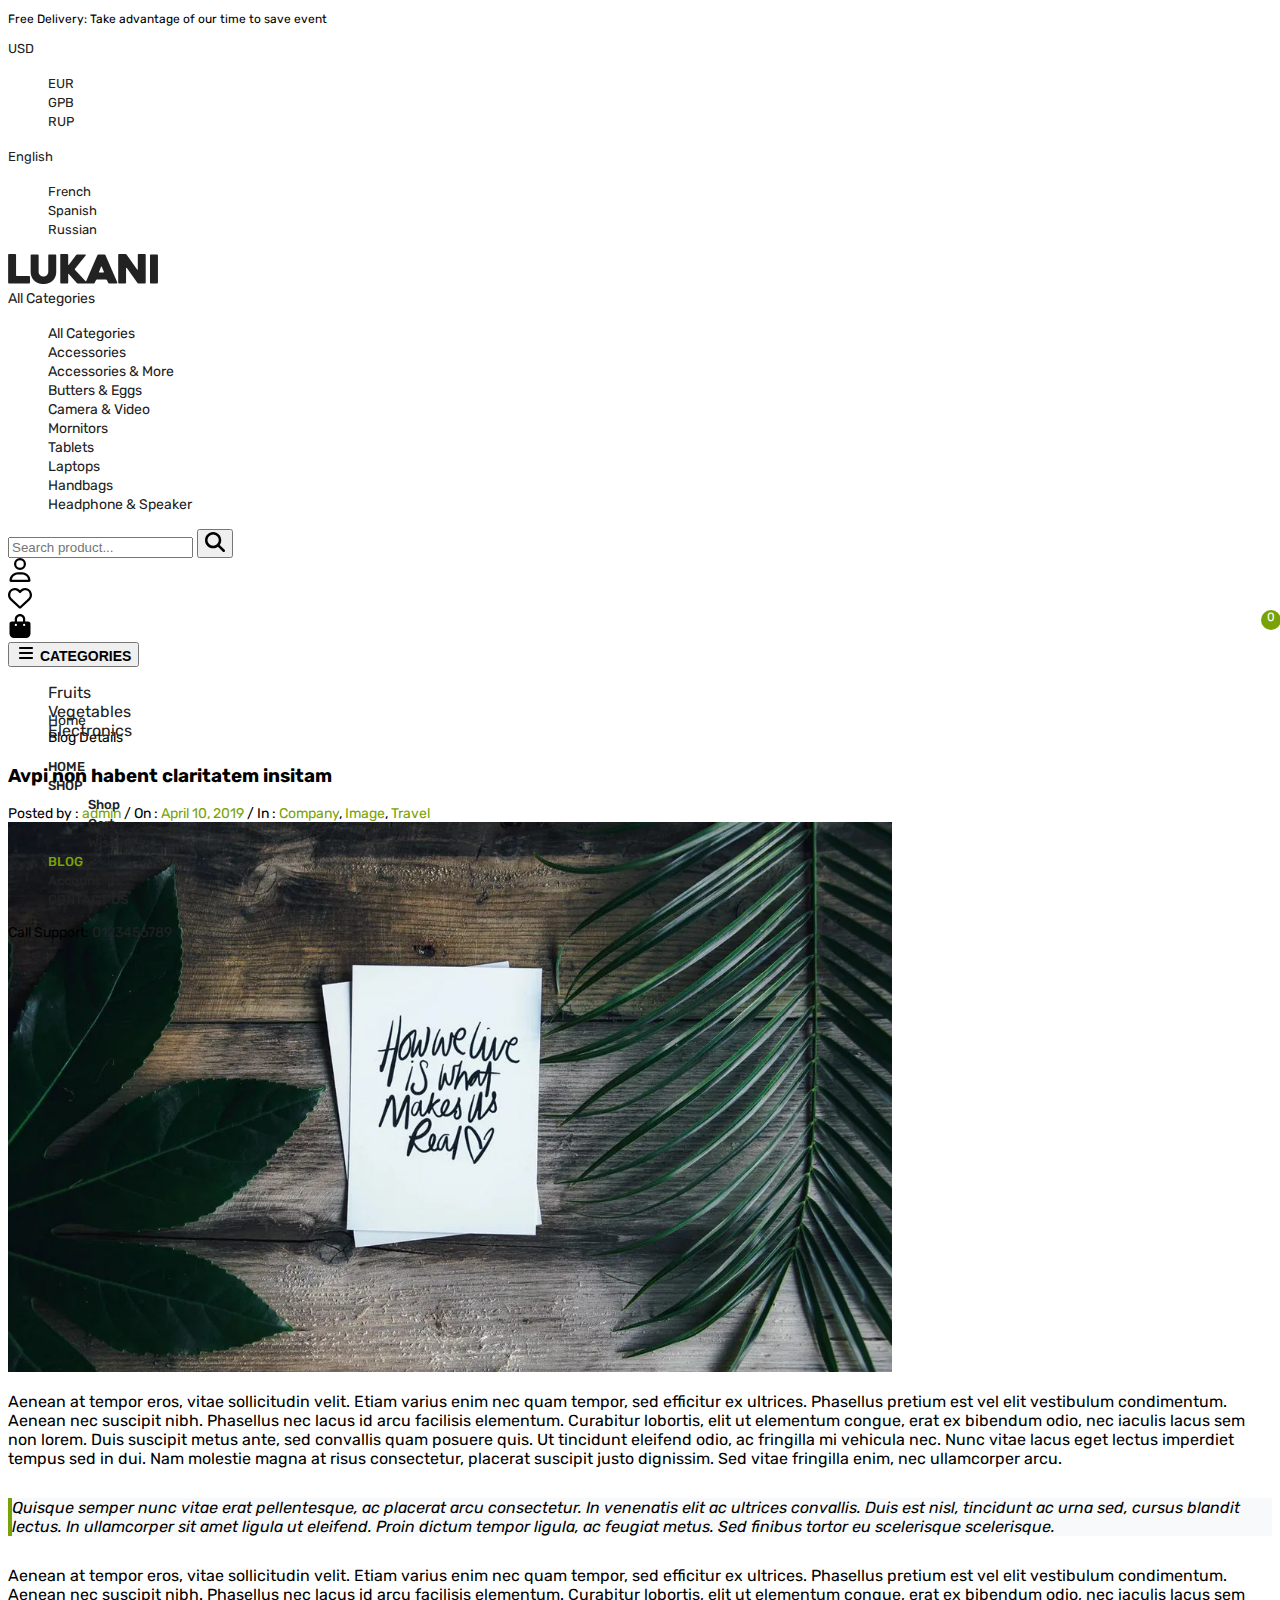
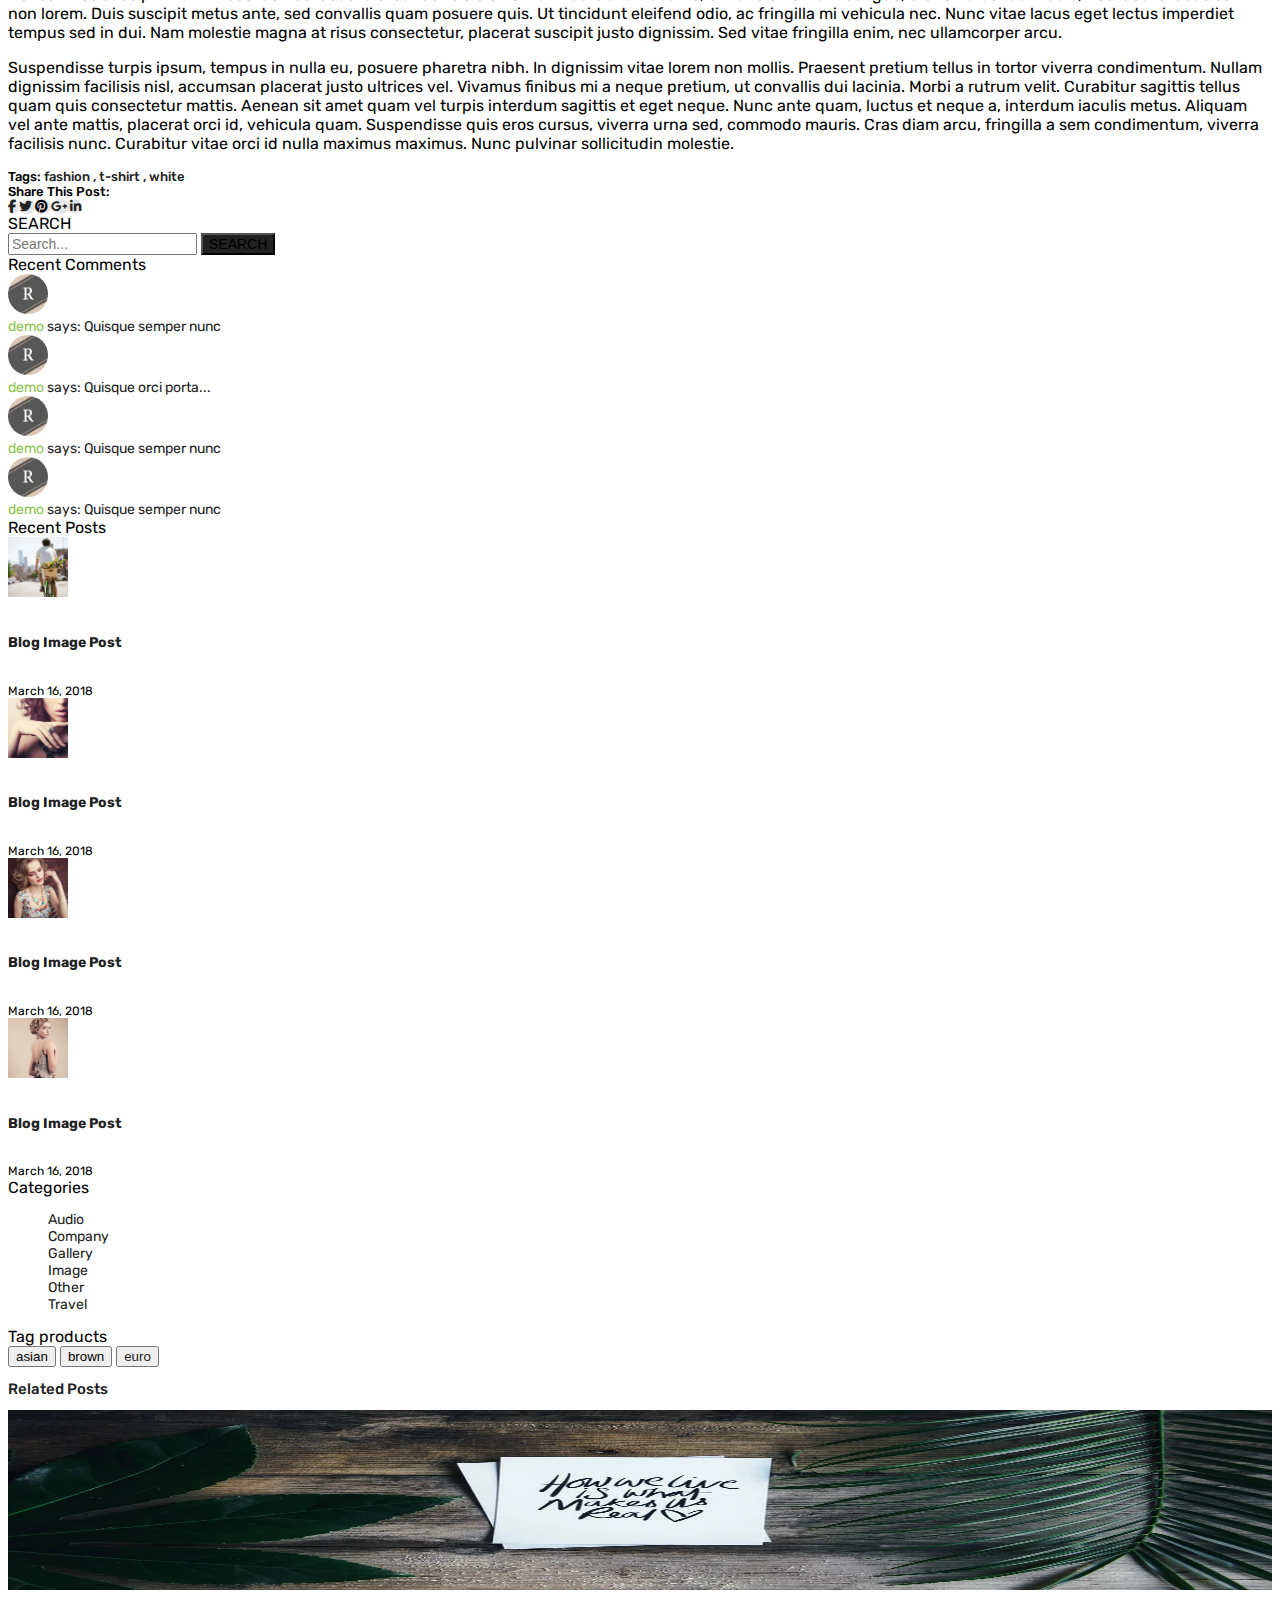
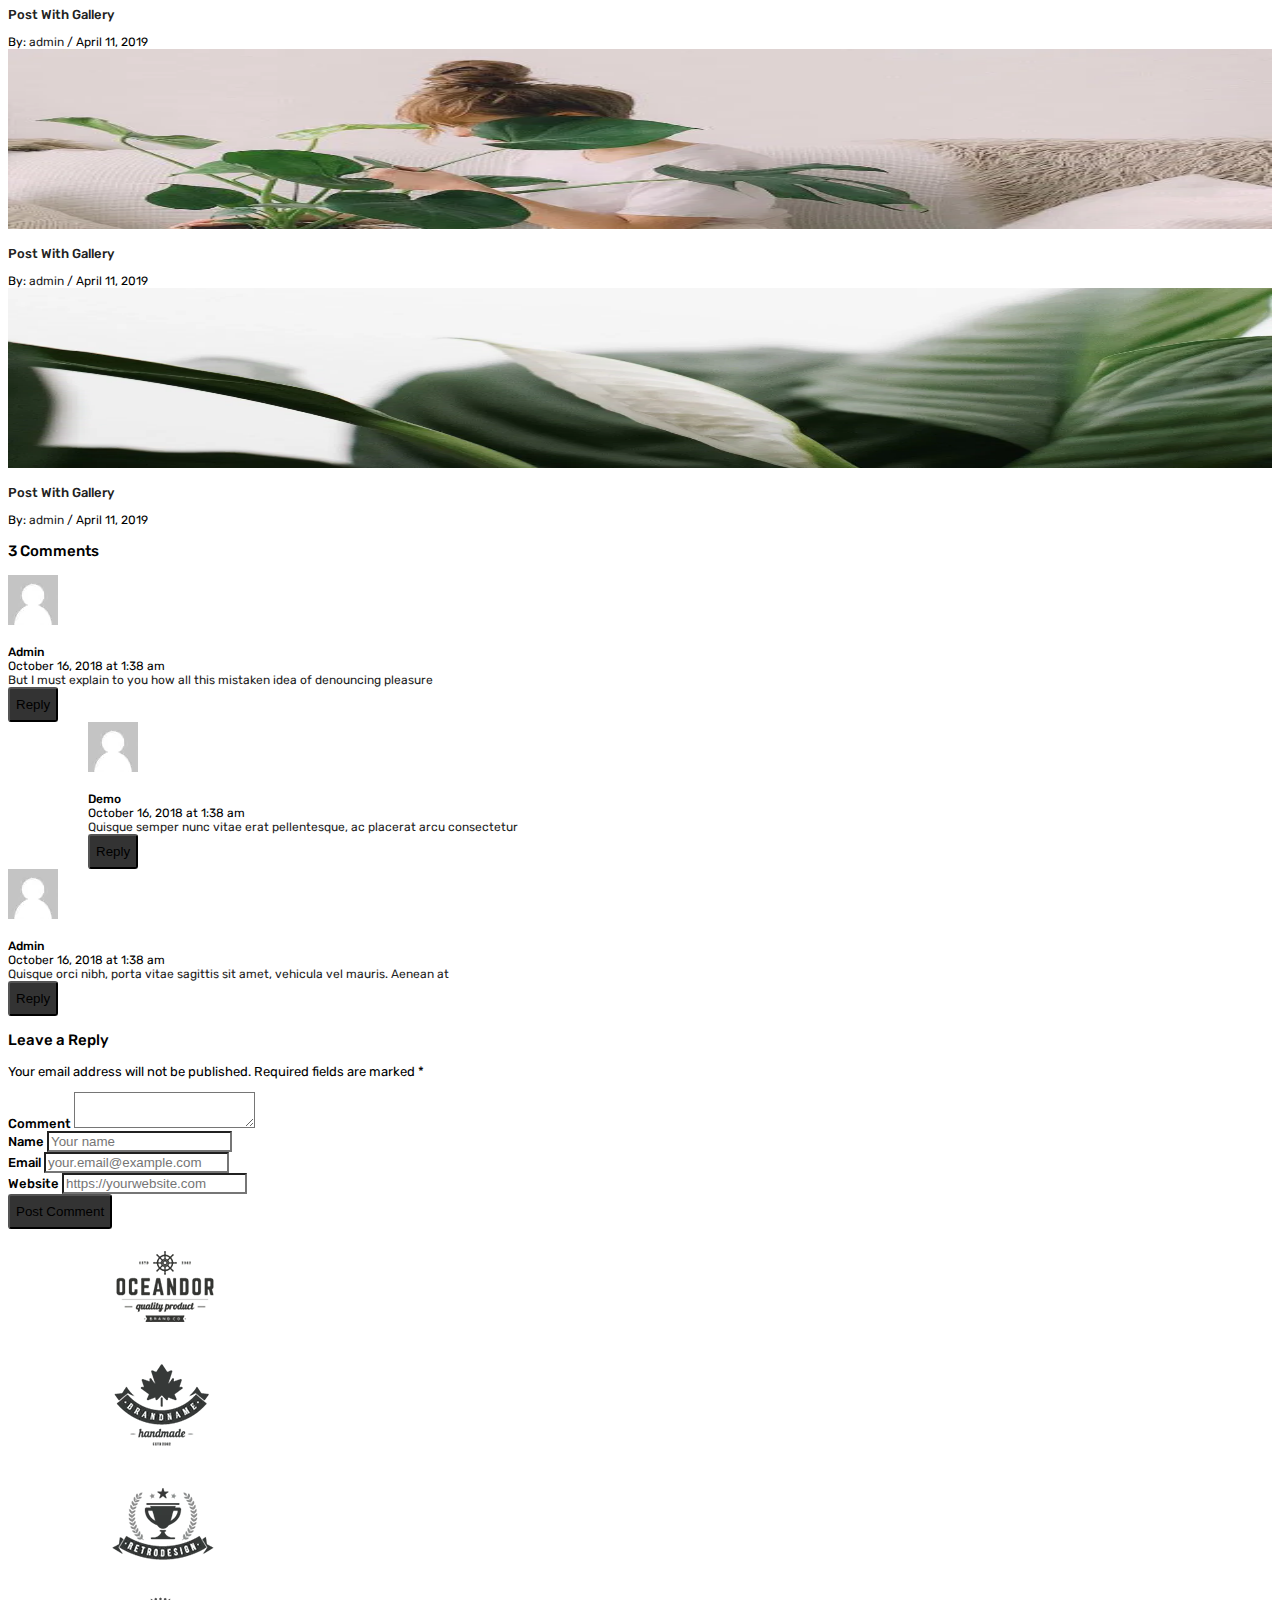
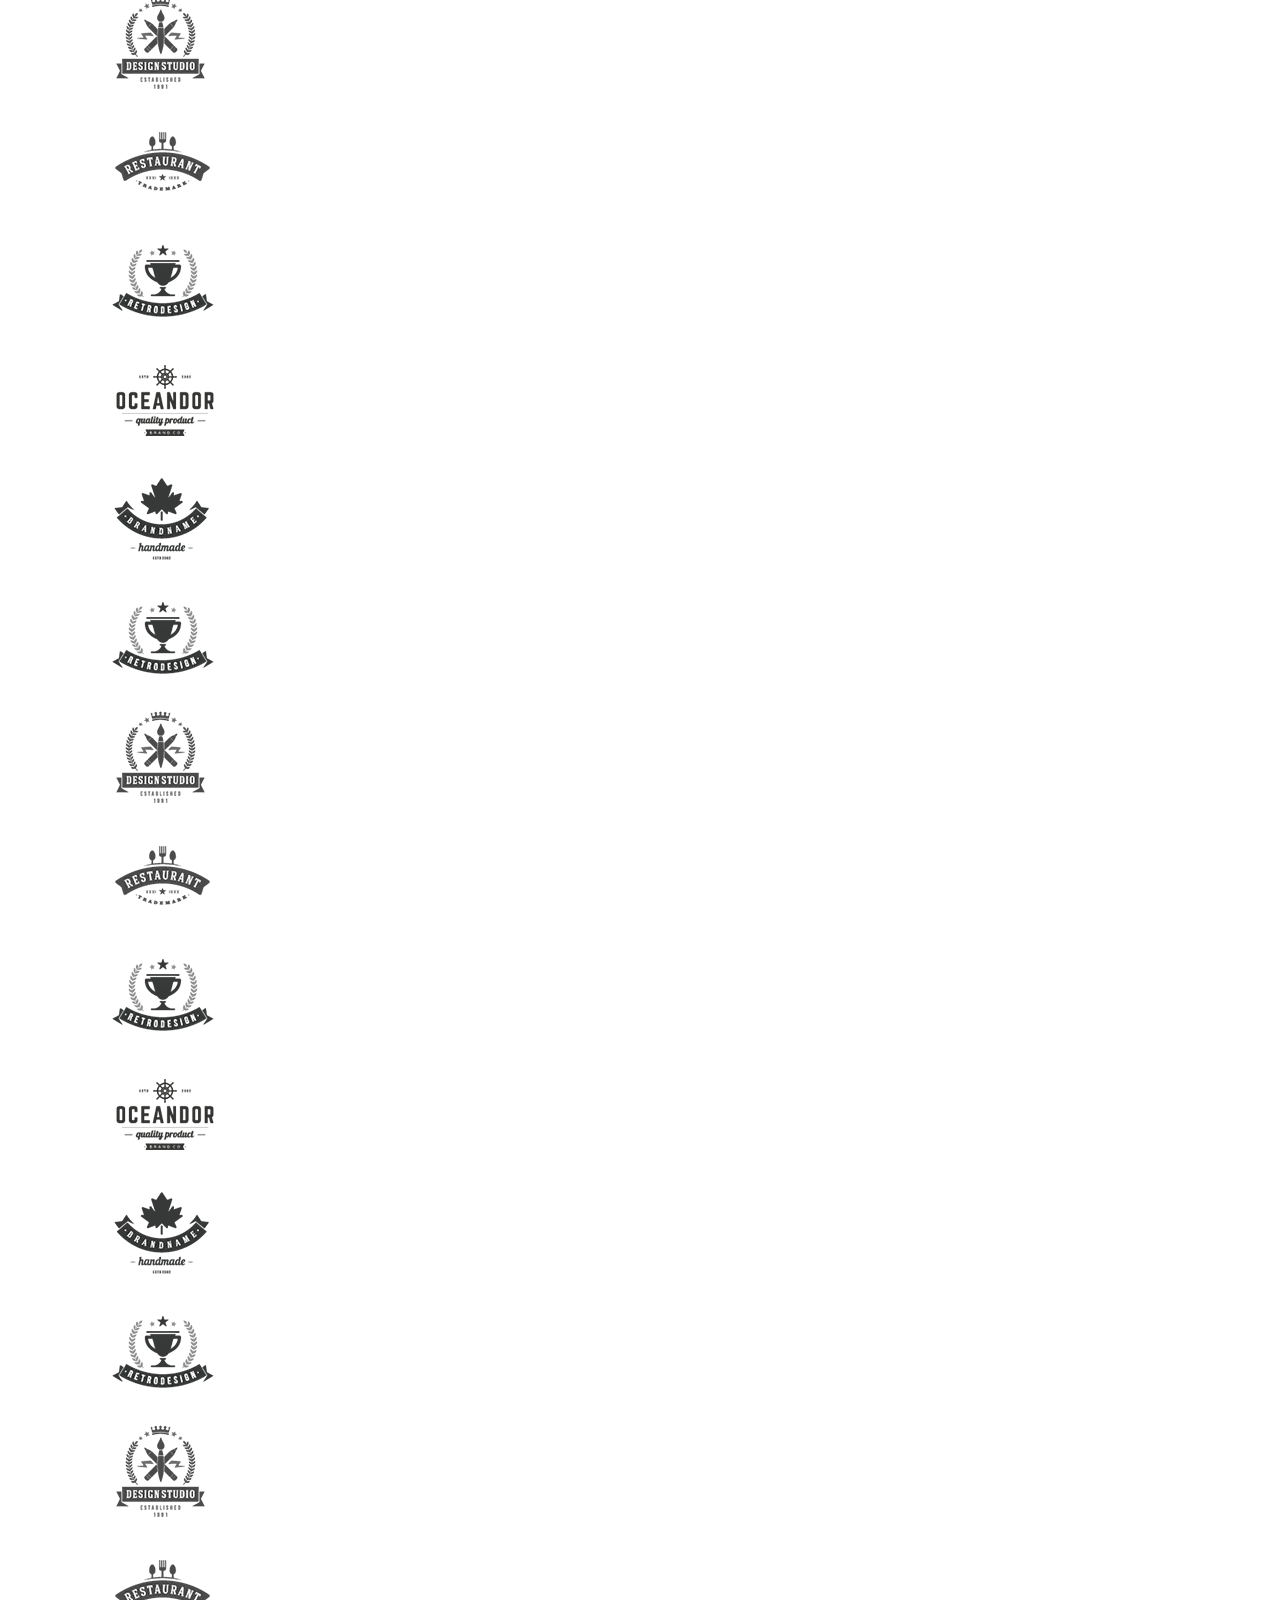
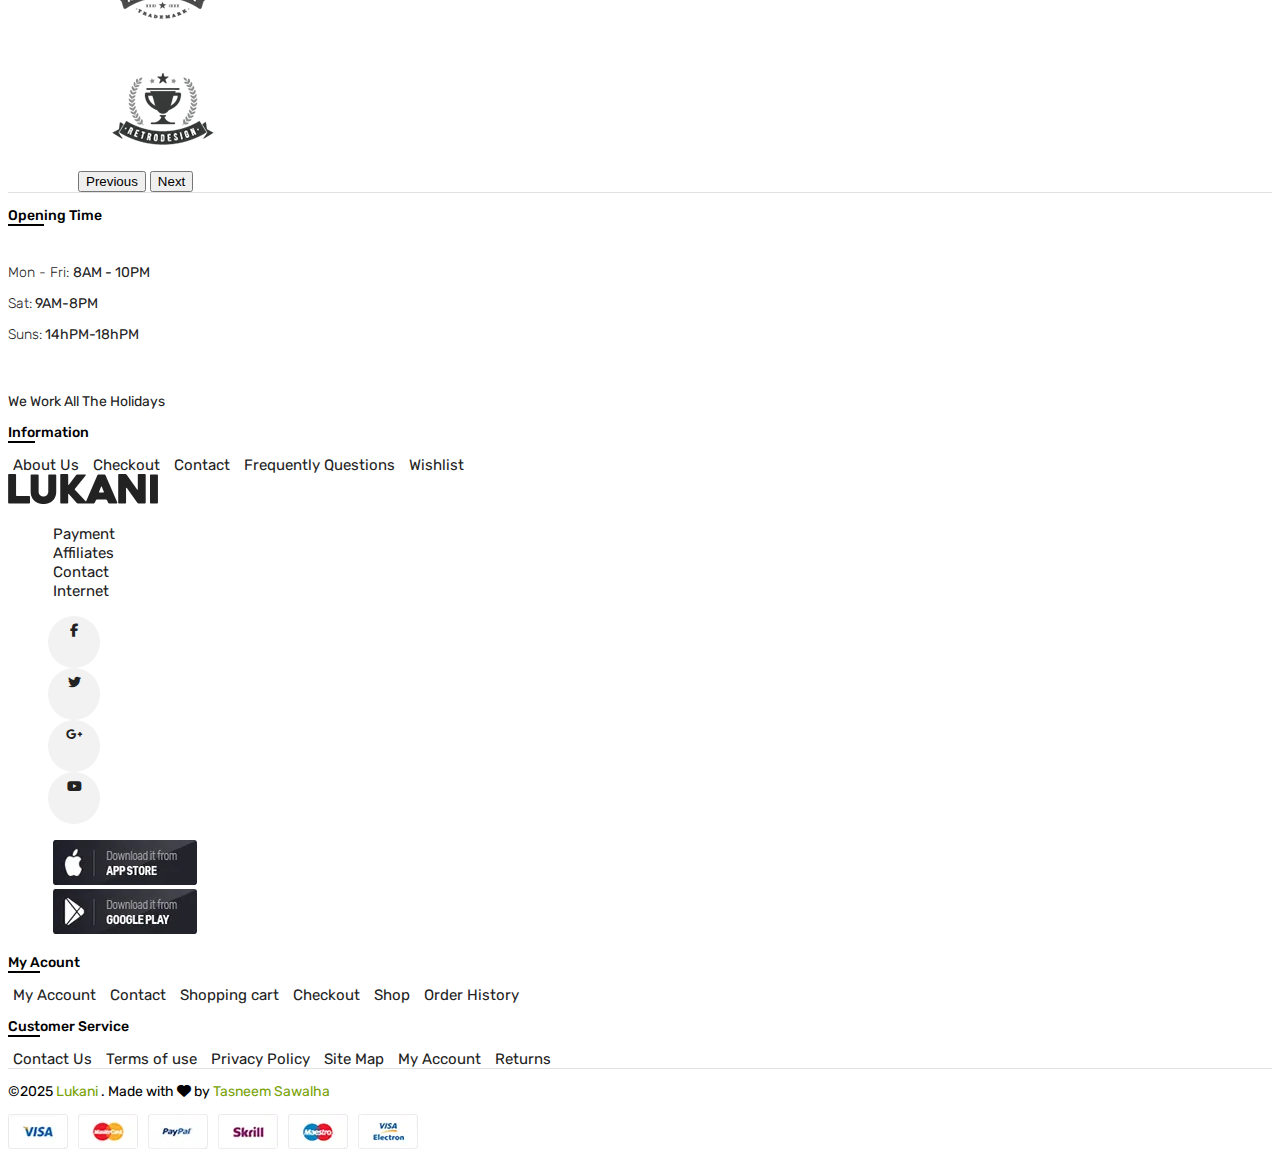
<file: blog-details.html>
<!DOCTYPE html>
<html lang="en">

<head>
    <meta charset="UTF-8">
    <meta http-equiv="X-UA-Compatible" content="IE=edge">
    <meta name="viewport" content="width=device-width, initial-scale=1">
    <title>Lukani - Blog Details</title>

    <!-- font awesome -->
    <link rel="stylesheet" href="https://cdnjs.cloudflare.com/ajax/libs/font-awesome/6.7.2/css/all.min.css"
        integrity="sha512-Evv84Mr4kqVGRNSgIGL/F/aIDqQb7xQ2vcrdIwxfjThSH8CSR7PBEakCr51Ck+w+/U6swU2Im1vVX0SVk9ABhg=="
        crossorigin="anonymous" referrerpolicy="no-referrer" />
    <!-- bootstrap css 5.3 -->
    <link href="https://cdn.jsdelivr.net/npm/bootstrap@5.3.7/dist/css/bootstrap.min.css" rel="stylesheet"
        integrity="sha384-LN+7fdVzj6u52u30Kp6M/trliBMCMKTyK833zpbD+pXdCLuTusPj697FH4R/5mcr" crossorigin="anonymous">

    <link rel="stylesheet" href="./assest/css/main.css">
    <link rel="stylesheet" href="./assest/css/shop.css">
    <link rel="stylesheet" href="./assest/css/blog.css">
    <link rel="stylesheet" href="./assest/css/blog-details.css">


</head>

<body>
    <header class="header margin-bottom-70 mt-3">
        <div class="top-header border-bottom">
            <div class="container">

                <div class="row row align-items-center">
                    <div class="col-lg-7 col-md-7">
                        <p>Free Delivery: Take advantage of our time to save event</p>
                    </div>
                    <div class="col-lg-5 col-md-5">
                        <div class="ul d-flex justify-content-end">
                            <li class="currency">
                                <div class="dropdown ">
                                    <a class="btn btn-secondary dropdown-toggle border-0 bg-transparent text-dark-emphasis"
                                        href="#" role="button" data-bs-toggle="dropdown" aria-expanded="false">
                                        USD
                                    </a>

                                    <ul class="dropdown-menu">
                                        <li><a class="dropdown-item" href="#">EUR</a></li>
                                        <li><a class="dropdown-item" href="#">GPB</a></li>
                                        <li><a class="dropdown-item" href="#">RUP</a></li>
                                    </ul>
                                </div>
                            </li>
                            <li class="language">
                                <div class="dropdown ">
                                    <a class="btn btn-secondary dropdown-toggle border-0 bg-transparent text-dark-emphasis"
                                        href="#" role="button" data-bs-toggle="dropdown" aria-expanded="false">
                                        English
                                    </a>

                                    <ul class="dropdown-menu">
                                        <li><a class="dropdown-item" href="#">French</a></li>
                                        <li><a class="dropdown-item" href="#">Spanish</a></li>
                                        <li><a class="dropdown-item" href="#">Russian</a></li>
                                    </ul>
                                </div>

                            </li>
                        </div>
                    </div>

                </div>

            </div>

        </div>

        <div class="middle-header border-bottom ">
            <div class="container">
                <div class="row align-items-center">
                    <div class="col-lg-3 col-md-2 col-2 py-4">
                        <div class="logo">
                            <a href="./index.html">
                                <img class="img-fluid logo-img" src="assest/image/puplic/logo.webp" alt="logo"> </a>
                        </div>

                    </div>


                    <div class="col-lg-9 col-md-8 col-8">
                        <div class="row justify-content-between">
                            <div class="search col-lg-7 col-md-6 col-6 py-4">


                                <div class="input-group rounded-pill border ">

                                    <!-- Dropdown -->
                                    <div class="dropdown p-2">
                                        <a class="btn btn-secondary dropdown-toggle border-0 bg-transparent text-dark-emphasis border-end rounded-0"
                                            href="#" role="button" data-bs-toggle="dropdown" aria-expanded="false">
                                            All Categories
                                        </a>
                                        <ul class="dropdown-menu">
                                            <li><a class="dropdown-item" href="#">All Categories</a></li>
                                            <li><a class="dropdown-item" href="#">Accessories</a></li>
                                            <li><a class="dropdown-item" href="#">Accessories &amp; More</a></li>
                                            <li><a class="dropdown-item" href="#">Butters &amp; Eggs</a></li>
                                            <li><a class="dropdown-item" href="#">Camera &amp; Video</a></li>
                                            <li><a class="dropdown-item" href="#">Mornitors</a></li>
                                            <li><a class="dropdown-item" href="#">Tablets</a></li>
                                            <li><a class="dropdown-item" href="#">Laptops</a></li>
                                            <li><a class="dropdown-item" href="#">Handbags</a></li>
                                            <li><a class="dropdown-item" href="#">Headphone &amp; Speaker</a></li>


                                        </ul>
                                    </div>
                                    <!-- Search Input -->
                                    <input type="text" class="form-control border-0" placeholder="Search product...">

                                    <!-- Search Icon -->
                                    <button class="btn btn-white px-3" type="button">
                                        <svg xmlns="http://www.w3.org/2000/svg" height="20" width="20"
                                            viewBox="0 0 512 512">
                                            <path
                                                d="M416 208c0 45.9-14.9 88.3-40 122.7L502.6 457.4c12.5 12.5 12.5 32.8 0 45.3s-32.8 12.5-45.3 0L330.7 376c-34.4 25.2-76.8 40-122.7 40C93.1 416 0 322.9 0 208S93.1 0 208 0S416 93.1 416 208zM208 352a144 144 0 1 0 0-288 144 144 0 1 0 0 288z" />
                                        </svg>
                                    </button>
                                </div>









                            </div>
                            <div class="header-actions col-lg-3 col-md-12 col-sm-12 border-end border-start py-4 ">
                                <div class=" d-flex justify-content-center gap-4 ms-3 me-3 align-items-center	">
                                    <div> <a href="./login.html"><svg class="specialBlack" xmlns="http://www.w3.org/2000/svg"
                                                height="24" width="24" viewBox="0 0 448 512">
                                                <!--!Font Awesome Free 6.7.2 by @fontawesome - https://fontawesome.com License - https://fontawesome.com/license/free Copyright 2025 Fonticons, Inc.-->
                                                <path
                                                    d="M304 128a80 80 0 1 0 -160 0 80 80 0 1 0 160 0zM96 128a128 128 0 1 1 256 0A128 128 0 1 1 96 128zM49.3 464l349.5 0c-8.9-63.3-63.3-112-129-112l-91.4 0c-65.7 0-120.1 48.7-129 112zM0 482.3C0 383.8 79.8 304 178.3 304l91.4 0C368.2 304 448 383.8 448 482.3c0 16.4-13.3 29.7-29.7 29.7L29.7 512C13.3 512 0 498.7 0 482.3z" />
                                            </svg></a></div>
                                    <div> <a href="./wishlist.html"> <svg class="specialBlack"
                                                xmlns="http://www.w3.org/2000/svg" height="24" width="24"
                                                viewBox="0 0 512 512">
                                                <!--!Font Awesome Free 6.7.2 by @fontawesome - https://fontawesome.com License - https://fontawesome.com/license/free Copyright 2025 Fonticons, Inc.-->
                                                <path
                                                    d="M225.8 468.2l-2.5-2.3L48.1 303.2C17.4 274.7 0 234.7 0 192.8l0-3.3c0-70.4 50-130.8 119.2-144C158.6 37.9 198.9 47 231 69.6c9 6.4 17.4 13.8 25 22.3c4.2-4.8 8.7-9.2 13.5-13.3c3.7-3.2 7.5-6.2 11.5-9c0 0 0 0 0 0C313.1 47 353.4 37.9 392.8 45.4C462 58.6 512 119.1 512 189.5l0 3.3c0 41.9-17.4 81.9-48.1 110.4L288.7 465.9l-2.5 2.3c-8.2 7.6-19 11.9-30.2 11.9s-22-4.2-30.2-11.9zM239.1 145c-.4-.3-.7-.7-1-1.1l-17.8-20-.1-.1s0 0 0 0c-23.1-25.9-58-37.7-92-31.2C81.6 101.5 48 142.1 48 189.5l0 3.3c0 28.5 11.9 55.8 32.8 75.2L256 430.7 431.2 268c20.9-19.4 32.8-46.7 32.8-75.2l0-3.3c0-47.3-33.6-88-80.1-96.9c-34-6.5-69 5.4-92 31.2c0 0 0 0-.1 .1s0 0-.1 .1l-17.8 20c-.3 .4-.7 .7-1 1.1c-4.5 4.5-10.6 7-16.9 7s-12.4-2.5-16.9-7z" />
                                            </svg></a></div>
                                            <div class="notification"> <a href="./cart.html"> <svg xmlns="http://www.w3.org/2000/svg"
                                                height="24" width="24" viewBox="0 0 448 512">
                                                <!--!Font Awesome Free 6.7.2 by @fontawesome - https://fontawesome.com License - https://fontawesome.com/license/free Copyright 2025 Fonticons, Inc.-->
                                                <path
                                                    d="M160 112c0-35.3 28.7-64 64-64s64 28.7 64 64l0 48-128 0 0-48zm-48 48l-64 0c-26.5 0-48 21.5-48 48L0 416c0 53 43 96 96 96l256 0c53 0 96-43 96-96l0-208c0-26.5-21.5-48-48-48l-64 0 0-48C336 50.1 285.9 0 224 0S112 50.1 112 112l0 48zm24 48a24 24 0 1 1 0 48 24 24 0 1 1 0-48zm152 24a24 24 0 1 1 48 0 24 24 0 1 1 -48 0z" />
                                            </svg> </a></div>

                                </div>
                            </div>

                        </div>
                    </div>
                    <div class="category-btn col-lg-0 col-md-2 col-2 ">
                        <button class="btn border-black rounded-0" type="button" data-bs-toggle="offcanvas"
                            data-bs-target="#offcanvasWithBothOptions" aria-controls="offcanvasWithBothOptions">
                            <svg xmlns="http://www.w3.org/2000/svg" height="26" width="26" viewBox="0 0 448 512">
                                <path fill="black"
                                    d="M0 96c0-17.7 14.3-32 32-32h384c17.7 0 32 14.3 32 32s-14.3 32-32 32H32C14.3 128 0 113.7 0 96zm0 160c0-17.7 14.3-32 32-32h384c17.7 0 32 14.3 32 32s-14.3 32-32 32H32c-17.7 0-32-14.3-32-32zm0 160c0-17.7 14.3-32 32-32h384c17.7 0 32 14.3 32 32s-14.3 32-32 32H32c-17.7 0-32-14.3-32-32z" />
                            </svg> </button>

                            <div class="offcanvas offcanvas-start navbar-toggler border-0" data-bs-scroll="true" tabindex="-1" id="offcanvasWithBothOptions" aria-labelledby="offcanvasWithBothOptionsLabel">
                                <div class="offcanvas-header p-0 ">
                                    <!-- Promo Banner -->
                                 
                                        <button type="button" class="btn-close position-absolute top-0 end-0 m-2" data-bs-dismiss="offcanvas" aria-label="Close"></button>
                                </div>
                                
                                <div class="offcanvas-body mt-4 px-0">
                                    <p class="promo-text text-center">Free Delivery: Take advantage of our time to save event</p>
        
                                    <!-- Currency and Language Settings -->
                                    <div class="ul d-flex justify-content-center ">
                                        <li class="currency">
                                            <div class="dropdown ">
                                                <a class="btn btn-secondary dropdown-toggle border-0 bg-transparent text-dark-emphasis"
                                                    href="#" role="button" data-bs-toggle="dropdown" aria-expanded="false">
                                                    USD
                                                </a>
            
                                                <ul class="dropdown-menu">
                                                    <li><a class="dropdown-item" href="#">EUR</a></li>
                                                    <li><a class="dropdown-item" href="#">GPB</a></li>
                                                    <li><a class="dropdown-item" href="#">RUP</a></li>
                                                </ul>
                                            </div>
                                        </li>
                                        <li class="language">
                                            <div class="dropdown ">
                                                <a class="btn btn-secondary dropdown-toggle border-0 bg-transparent text-dark-emphasis"
                                                    href="#" role="button" data-bs-toggle="dropdown" aria-expanded="false">
                                                    English
                                                </a>
            
                                                <ul class="dropdown-menu">
                                                    <li><a class="dropdown-item" href="#">French</a></li>
                                                    <li><a class="dropdown-item" href="#">Spanish</a></li>
                                                    <li><a class="dropdown-item" href="#">Russian</a></li>
                                                </ul>
                                            </div>
            
                                        </li>
                                    </div>
            
                                    <!-- Search Section -->
                                    <div class="search-section mt-3">
                                        <div class="search-input">
                                            <input type="text" placeholder="Search product..." class="border">
                                            <svg class="search-icon" xmlns="http://www.w3.org/2000/svg" height="20" width="20" viewBox="0 0 512 512">
                                                <path
                                                    d="M416 208c0 45.9-14.9 88.3-40 122.7L502.6 457.4c12.5 12.5 12.5 32.8 0 45.3s-32.8 12.5-45.3 0L330.7 376c-34.4 25.2-76.8 40-122.7 40C93.1 416 0 322.9 0 208S93.1 0 208 0S416 93.1 416 208zM208 352a144 144 0 1 0 0-288 144 144 0 1 0 0 288z" />
                                            </svg>
                                                </div>
                                    </div>
                        
                                    <!-- Categories Dropdown -->
                                    <div class="categories-section mt-3 px-5">
        
                                        <div class="dropdown p-2">
                                            <a class="btn btn-secondary dropdown-toggle border bg-transparent text-dark-emphasis  rounded-0 px-3"
                                                href="#" role="button" data-bs-toggle="dropdown" aria-expanded="false">
                                                All Categories
                                            </a>
                                            <ul class="dropdown-menu">
                                                <li><a class="dropdown-item" href="#">All Categories</a></li>
                                                <li><a class="dropdown-item" href="#">Accessories</a></li>
                                                <li><a class="dropdown-item" href="#">Accessories &amp; More</a></li>
                                                <li><a class="dropdown-item" href="#">Butters &amp; Eggs</a></li>
                                                <li><a class="dropdown-item" href="#">Camera &amp; Video</a></li>
                                                <li><a class="dropdown-item" href="#">Mornitors</a></li>
                                                <li><a class="dropdown-item" href="#">Tablets</a></li>
                                                <li><a class="dropdown-item" href="#">Laptops</a></li>
                                                <li><a class="dropdown-item" href="#">Handbags</a></li>
                                                <li><a class="dropdown-item" href="#">Headphone &amp; Speaker</a></li>
        
        
                                            </ul>
                                        </div>
        
                                    </div>
                        
                                    <!-- Support Info -->
                                    <div class="support-section text-center  my-3">
                                        <!-- <p class="support-text">Call Support: 0123456789</p> -->
                                        <p class="support-text">Call Support: <a  href="tel:0123456789">0123456789</a></p>
        
                                    </div>
                        
                                    <!-- Navigation Menu -->
                                    <ul class="nav-menu mb-4">
                                        <li class="active">
                                            <a href="#">
                                                <span>Home</span>
                                            </a>
                                        </li>
                                        <li>
                                            <a href="./shop.html">
                                                <span>Shop</span>
                                            </a>
                                        </li>
                                        <li>
                                            <a href="./blog.html">
                                                <span>Blog</span>
                                            </a>
                                        </li>
                                        <li>
                                            <a href="./login.html">
                                                <span>My Account</span>
                                            </a>
                                        </li>
                                        <li>
                                            <a href="./contact-us.html">
                                                <span>Contact us</span>
                                            </a>
                                        </li>
                                    </ul>
        
                                    <!-- email Info -->
                                    <div class="email-section text-center  my-4">
                                        <a href="#"><i class="fa-regular fa-envelope"></i> demo@example.com</a>
                                    </div>
                                    <div class="share-buttons d-flex gap-2 justify-content-center my-4">
                                        <a href="#" class="share-btn d-flex facebook" title="Share on Facebook">
                                            <i class="fab fa-facebook-f "></i>
                                        </a>
                                        <a href="#" class="share-btn d-flex twitter" title="Share on Twitter">
                                            <i class="fab fa-twitter"></i>
                                        </a>
                                        <a href="#" class="share-btn d-flex pinterest" title="Share on Pinterest">
                                            <i class="fa-brands fa-pinterest" ></i>
                                        </a>
                                        <a href="#" class="share-btn d-flex google-plus" title="Share on Google+">
                                            <i class="fab fa-google-plus-g"></i>
                                        </a>
                                        <a href="#" class="share-btn d-flex linkedin" title="Share on LinkedIn">
                                            <i class="fab fa-linkedin-in"></i>
                                        </a>
                                    </div>
        
        
        
                                </div>
             
                            </div>
        
                    </div>
                </div>
            </div>

        </div>
        <div class="bottom-header py-3">
            <nav class="navbar navbar-expand-lg    w-100 mb-1">
                <div class="container d-block py-2">
                    <div class="row justify-content-between">

                        <!-- Categories Dropdown -->
                        <div class="dropdown col-lg-3 col-md-5">
                            <button class="btn dropdown-toggle d-flex align-items-center " type="button"
                                data-bs-toggle="dropdown">
                                <svg xmlns="http://www.w3.org/2000/svg" height="16" width="20" viewBox="0 0 448 512"
                                    class="me-2">
                                    <path
                                        d="M0 96c0-17.7 14.3-32 32-32h384c17.7 0 32 14.3 32 32s-14.3 32-32 32H32C14.3 128 0 113.7 0 96zm0 160c0-17.7 14.3-32 32-32h384c17.7 0 32 14.3 32 32s-14.3 32-32 32H32c-17.7 0-32-14.3-32-32zm0 160c0-17.7 14.3-32 32-32h384c17.7 0 32 14.3 32 32s-14.3 32-32 32H32c-17.7 0-32-14.3-32-32z" />
                                </svg>
                                CATEGORIES
                            </button>
                            <ul class="dropdown-menu">
                                <li><a class="dropdown-item" href="#">Fruits</a></li>
                                <li><a class="dropdown-item" href="#">Vegetables</a></li>
                                <li><a class="dropdown-item" href="#">Electronics</a></li>
                            </ul>
                        </div>

                        <!-- Main Menu -->
                        <div class="collapse navbar-collapse col-lg-5 col-md-5 border-start"
                            id="navbarSupportedContent">
                            <ul class="support-content navbar-nav  align-items-center ">
                                <li class="nav-item me-4">
                                    <a class="nav-link " aria-current="page" href="./index.html">HOME</a>
                                </li>
                                <li class="nav-item me-4 dropdown">
                                    <a class="nav-link dropdown-toggle " href="" role="button"
                                        data-bs-toggle="dropdown" aria-expanded="false">
                                        SHOP
                                    </a>
                                    <ul class="dropdown-menu">
                                        <li><a class="dropdown-item" href="./shop.html">Shop</a></li>
                                        <li><a class="dropdown-item" href="./cart.html">Cart</a></li>
                                        <li><a class="dropdown-item" href="./wishlist.html">Wishlist</a></li>
                                    </ul>
                                </li>







                                <li class="nav-item me-4">
                                    <a class="nav-link active" href="./blog.html">BLOG</a>
                                </li>
                                <li class="nav-item me-4">
                                    <a class="nav-link text-uppercase" href="./login.html">Account</a>
                                </li>


                                <li class="nav-item me-4">
                                    <a class="nav-link" href="./contact-us.html">CONTACT US</a>
                                </li>
                            </ul>
                        </div>
                        <!-- Call Support -->
                        <div class="call-support col-lg-3 col-md-5 text-end ">
                            <p>Call Support: <a class="text-dark" href="tel:0123456789">0123456789</a></p>

                        </div>
                    </div>
                </div>
            </nav>
        </div>

    </header>



    <main>

        <section class="Breadcrumb-div  ">
            <nav aria-label="breadcrumb ">
                <div class="container">
                    <div class="row">
                        <div class="col-12 text-center py-5 ">
                            <ol class="breadcrumb justify-content-center font-size-14">
                                <li class="breadcrumb-item"><a href="./index.html">Home</a></li>
                                <li class="breadcrumb-item " aria-current="page">Blog Details</li>
                            </ol>

                        </div>


                    </div>
                </div>
            </nav>

        </section>



        <section class="blog-view py-5">
            <div class="container my-4">
                <div class="row">
                    <div class=" col-xl-9 col-lg-9 col-md-11 col-sm-11 col-11 mt-2">
                        <div class="mb-4">

                            <article class="blog-post mb-4 border-bottom py-3">
                                <h3 class="blog-title">Avpi non habent claritatem insitam</h3>
                                <div class="blog-meta font-size-14 mb-4">
                                    Posted by : <a href="#">admin</a> / On : <a>April 10, 2019</a> / In : <a
                                        href="#">Company</a>, <a href="#">Image</a>, <a href="#">Travel</a>
                                </div>

                                <img src="./assest/image/blog/blog-big1.webp" alt="Blog Image"
                                    class="blog-post-image img-fluid">


                                <div class="blog-post-content py-4 mb-4 ">
                                    <p>Aenean at tempor eros, vitae sollicitudin velit. Etiam varius enim nec quam
                                        tempor, sed efficitur ex ultrices. Phasellus pretium est vel elit vestibulum
                                        condimentum. Aenean nec suscipit nibh. Phasellus nec lacus id arcu facilisis
                                        elementum. Curabitur lobortis, elit ut elementum congue, erat ex bibendum odio,
                                        nec iaculis lacus sem non lorem. Duis suscipit metus ante, sed convallis quam
                                        posuere quis. Ut tincidunt eleifend odio, ac fringilla mi vehicula nec. Nunc
                                        vitae lacus eget lectus imperdiet tempus sed in dui. Nam molestie magna at risus
                                        consectetur, placerat suscipit justo dignissim. Sed vitae fringilla enim, nec
                                        ullamcorper arcu.</p>

                                    <div class="quote-block border-bottom border-end border-top ms-5 py-4 px-5">
                                        Quisque semper nunc vitae erat pellentesque, ac placerat arcu consectetur. In
                                        venenatis elit ac ultrices convallis. Duis est nisl, tincidunt ac urna sed,
                                        cursus blandit lectus. In ullamcorper sit amet ligula ut eleifend. Proin dictum
                                        tempor ligula, ac feugiat metus. Sed finibus tortor eu scelerisque scelerisque.
                                    </div>

                                    <p>Aenean at tempor eros, vitae sollicitudin velit. Etiam varius enim nec quam
                                        tempor, sed efficitur ex ultrices. Phasellus pretium est vel elit vestibulum
                                        condimentum. Aenean nec suscipit nibh. Phasellus nec lacus id arcu facilisis
                                        elementum. Curabitur lobortis, elit ut elementum congue, erat ex bibendum odio,
                                        nec iaculis lacus sem non lorem. Duis suscipit metus ante, sed convallis quam
                                        posuere quis. Ut tincidunt eleifend odio, ac fringilla mi vehicula nec. Nunc
                                        vitae lacus eget lectus imperdiet tempus sed in dui. Nam molestie magna at risus
                                        consectetur, placerat suscipit justo dignissim. Sed vitae fringilla enim, nec
                                        ullamcorper arcu.</p>

                                    <p>Suspendisse turpis ipsum, tempus in nulla eu, posuere pharetra nibh. In dignissim
                                        vitae lorem non mollis. Praesent pretium tellus in tortor viverra condimentum.
                                        Nullam dignissim facilisis nisl, accumsan placerat justo ultrices vel. Vivamus
                                        finibus mi a neque pretium, ut convallis dui lacinia. Morbi a rutrum velit.
                                        Curabitur sagittis tellus quam quis consectetur mattis. Aenean sit amet quam vel
                                        turpis interdum sagittis et eget neque. Nunc ante quam, luctus et neque a,
                                        interdum iaculis metus. Aliquam vel ante mattis, placerat orci id, vehicula
                                        quam. Suspendisse quis eros cursus, viverra urna sed, commodo mauris. Cras diam
                                        arcu, fringilla a sem condimentum, viverra facilisis nunc. Curabitur vitae orci
                                        id nulla maximus maximus. Nunc pulvinar sollicitudin molestie.</p>


                                    <div class="tags-share-section">
                                        <div class="row justify-content-between  ">
                                            <div class="tags-section d-flex gap-1 align-items-center col-lg-4  ">
                                                <span class="tags-label">Tags:</span>
                                                <a href="#" class="tag-item">fashion ,</a>
                                                <a href="#" class="tag-item">t-shirt ,</a>
                                                <a href="#" class="tag-item">white </a>
                                            </div>
                                            <div class="share-section d-flex gap-3 align-items-center col-lg-6">
                                                <span class="share-label">Share This Post:</span>
                                                <div class="share-buttons d-flex gap-2">
                                                    <a href="#" class="share-btn d-flex " title="Share on Facebook">
                                                        <i class="fab fa-facebook-f "></i>
                                                    </a>
                                                    <a href="#" class="share-btn d-flex" title="Share on Twitter">
                                                        <i class="fab fa-twitter"></i>
                                                    </a>
                                                    <a href="#" class="share-btn d-flex" title="Share on Pinterest">
                                                        <i class="fa-brands fa-pinterest" style="color: #000000;"></i>
                                                    </a>
                                                    <a href="#" class="share-btn d-flex" title="Share on Google+">
                                                        <i class="fab fa-google-plus-g"></i>
                                                    </a>
                                                    <a href="#" class="share-btn d-flex" title="Share on LinkedIn">
                                                        <i class="fab fa-linkedin-in"></i>
                                                    </a>
                                                </div>
                                            </div>
                                        </div>
                                    </div>


                                    <!-- <a href="#" class="read-more-btn rounded-pill px-3 font-size-14">Read More</a> -->

                                </div>
                            </article>



                        </div>




                    </div>
                    <div class="right-sidebar col-xl-3 col-lg-3 col-md-11 col-sm-11 col-11">
                        <div class="row ">
                            <div class="">

                                <!-- search -->
                                <div class="search mb-4">
                                    <div class=" fw-medium text-uppercase border-bottom mt-2 mb-3 pb-1">SEARCH</div>
                                    <div class="search-box">
                                        <input type="text" class="search-input border fs-14 px-3 flex-grow-1 mb-2 py-2"
                                            placeholder="Search...">
                                        <button type="submit"
                                            class="search-btn py-1 px-3 border-0 fs-14 fw-medium text-light"
                                            id="submitBtn">
                                            SEARCH
                                        </button>
                                    </div>
                                </div>

                                <!-- Recent Comments -->
                                <div class="recent-comments mb-4">
                                    <div class="fw-medium text-uppercase border-bottom mt-2 mb-3 pb-1">Recent Comments
                                    </div>
                                    <div class=" d-flex flex-column flex-start my-4 gap-3 ">

                                        <div class="comment-item row">
                                            <div class="comment-image col-lg-2">
                                                <img src="./assest/image/comments/comment.webp" alt="comment">
                                            </div>
                                            <div class="comment-content col-lg-9 row">
                                                <div class="comment-author fw-normal fs-14 "><span
                                                        class="author-name ">demo</span> says: Quisque semper nunc</div>
                                            </div>
                                        </div>



                                        <div class="comment-item row">
                                            <div class="comment-image col-lg-2">
                                                <img src="./assest/image/comments/comment.webp" alt="comment">
                                            </div>
                                            <div class="comment-content col-lg-9 row">
                                                <div class="comment-author fw-normal fs-14 "><span
                                                        class="author-name ">demo</span> says: Quisque orci porta...
                                                </div>
                                            </div>
                                        </div>

                                        <div class="comment-item row">
                                            <div class="comment-image col-lg-2">
                                                <img src="./assest/image/comments/comment.webp" alt="comment">
                                            </div>
                                            <div class="comment-content col-lg-9 row">
                                                <div class="comment-author fw-normal fs-14 "><span
                                                        class="author-name ">demo</span> says: Quisque semper nunc</div>
                                            </div>
                                        </div>

                                        <div class="comment-item row">
                                            <div class="comment-image col-lg-2">
                                                <img src="./assest/image/comments/comment.webp" alt="comment">
                                            </div>
                                            <div class="comment-content col-lg-9 row">
                                                <div class="comment-author fw-normal fs-14 "><span
                                                        class="author-name ">demo</span> says: Quisque semper nunc</div>
                                            </div>
                                        </div>











                                    </div>
                                </div>

                                <!-- Recent Posts -->
                                <div class="recent-posts  mb-4">
                                    <div class="fw-medium text-uppercase border-bottom mt-2 mb-3 pb-1">Recent Posts
                                    </div>

                                    <div class="recent-post-item d-flex align-items-center my-3 ">
                                        <img src="./assest/image/blog/blog12.webp" alt="Post thumbnail"
                                            class="recent-post-thumb">
                                        <div class="recent-post-content">
                                            <h6 class="font-size-14"><a href="#">Blog Image Post</a></h6>
                                            <div class="recent-post-date font-size-12">March 16, 2018</div>
                                        </div>
                                    </div>

                                    <div class="recent-post-item d-flex align-items-center my-3 ">
                                        <img src="./assest/image/blog/blog13.webp" alt="Post thumbnail"
                                            class="recent-post-thumb">
                                        <div class="recent-post-content">
                                            <h6 class="font-size-14"><a href="#">Blog Image Post</a></h6>
                                            <div class="recent-post-date font-size-12">March 16, 2018</div>
                                        </div>
                                    </div>
                                    <div class="recent-post-item d-flex align-items-center my-3 ">
                                        <img src="./assest/image/blog/blog14.webp" alt="Post thumbnail"
                                            class="recent-post-thumb">
                                        <div class="recent-post-content">
                                            <h6 class="font-size-14"><a href="#">Blog Image Post</a></h6>
                                            <div class="recent-post-date font-size-12">March 16, 2018</div>
                                        </div>
                                    </div>
                                    <div class="recent-post-item d-flex align-items-center my-3 ">
                                        <img src="./assest/image/blog/blog15.webp" alt="Post thumbnail"
                                            class="recent-post-thumb">
                                        <div class="recent-post-content">
                                            <h6 class="font-size-14"><a href="#">Blog Image Post</a></h6>
                                            <div class="recent-post-date font-size-12">March 16, 2018</div>
                                        </div>
                                    </div>


                                </div>


                                <!-- Categories -->
                                <div class=" categories mb-4">
                                    <div class="fw-medium text-uppercase border-bottom mt-2 mb-3 pb-1">Categories
                                    </div>
                                    <ul class="category-list d-flex flex-column gap-3   p-0 fs-14">
                                        <li><a href="#">Audio</a></li>
                                        <li><a href="#">Company</a></li>
                                        <li><a href="#">Gallery</a></li>
                                        <li><a href="#">Image</a></li>
                                        <li><a href="#">Other</a></li>
                                        <li><a href="#">Travel</a></li>
                                    </ul>
                                </div>
                                <!-- Tag products -->

                                <div class=" tag-products mb-4">
                                    <div class="fw-medium text-uppercase border-bottom mt-2 mb-3 pb-1">Tag products
                                    </div>
                                    <div class="product-tags d-flex flex-wrap gap-3 ">
                                        <button
                                            class="btn btn-outline-secondary btn-sm py-2 px-3 border-dark-subtle colo">asian</button>
                                        <button
                                            class="btn btn-outline-secondary btn-sm py-2 px-3 border-dark-subtle">brown</button>
                                        <button
                                            class="btn btn-outline-secondary btn-sm py-2 px-3 border-dark-subtle c-black">euro</button>
                                    </div>
                                </div>

                            </div>
                        </div>
                    </div>
                </div>


            </div>



        </section>


        <section class="related-posts-section">

            <div class="container">
                <h2 class="section-title text-uppercase mb-3">Related Posts</h2>
                <div class="row">
                    <div class="col-lg-3 col-md-4 mb-4">
                        <article class="related-post-card">
                            <img src="./assest/image/blog/blog-big1.webp" alt="Post with Gallery"
                                class="post-image img-fluid">
                            <div class="post-content p-2 w-100">
                                <h3 class="post-title text-uppercase">
                                    <a href="#">Post With Gallery</a>
                                </h3>
                                <div class="post-meta">
                                    <span>By: <a class="author">admin</a> / April 11, 2019 </span>
                                </div>
                            </div>
                        </article>
                    </div>

                    <div class="col-lg-3 col-md-4 mb-4">
                        <article class="related-post-card">
                            <img src="./assest/image/blog/blog2.webp" alt="Post with Gallery"
                                class="post-image img-fluid">
                            <div class="post-content p-2 w-100">
                                <h3 class="post-title text-uppercase">
                                    <a href="#">Post With Gallery</a>
                                </h3>
                                <div class="post-meta">
                                    <span>By: <a class="author">admin</a> / April 11, 2019 </span>
                                </div>
                            </div>
                        </article>
                    </div>

                    <div class="col-lg-3 col-md-4 mb-4">
                        <article class="related-post-card">
                            <img src="./assest/image/blog/blog-big5.webp" alt="Post with Gallery"
                                class="post-image img-fluid">
                            <div class="post-content p-2 w-100">
                                <h3 class="post-title text-uppercase">
                                    <a href="#">Post With Gallery</a>
                                </h3>
                                <div class="post-meta">
                                    <span>By: <a class="author">admin</a> / April 11, 2019 </span>
                                </div>
                            </div>
                        </article>
                    </div>

                </div>
            </div>


        </section>
        <section class="Comments py-4">
            <div class="container">
                <h3 class="comments-header text-uppercase mb-3">3 Comments</h3>

                <div class="row justify-content-center">

                    <!-- Comment 1 - Admin -->
                    <div class="comment-item d-flex align-items-start mb-4 p-2 ">
                        <div class="comment-avatar">
                            <img src="./assest/image/comments/comment2.webp" alt="person" />
                        </div>
                        <div class="comment-content d-flex  border py-3 px-3  gap-1  ">
                            <div class="d-flex gap-2 flex-column ">
                                <div class="comment-author text-uppercase">Admin</div>
                                <div class="comment-date fst-italic">October 16, 2018 at 1:38 am</div>
                                <div class="comment-text">
                                    But I must explain to you how all this mistaken idea of denouncing pleasure
                                </div>
                            </div>
                            <div class="d-flex justify-content-end flex-grow-1">
                                <button class="reply-btn border-0 py-1 px-4 text-light">Reply</button>
                            </div>
                        </div>
                    </div>

                    <div class="comment-reply-item d-flex align-items-start mb-4 p-2 ">
                        <div class="comment-avatar">
                            <img src="./assest/image/comments/comment2.webp" alt="person" />
                        </div>
                        <div class="comment-content d-flex  border py-3 px-3  gap-1  ">
                            <div class="d-flex gap-2 flex-column">
                                <div class="comment-author text-uppercase">Demo</div>
                                <div class="comment-date fst-italic">October 16, 2018 at 1:38 am</div>
                                <div class="comment-text">
                                    Quisque semper nunc vitae erat pellentesque, ac placerat arcu consectetur </div>
                            </div>
                            <div class="d-flex justify-content-end flex-grow-1">
                                <button class="reply-btn border-0 py-1 px-4 text-light">Reply</button>
                            </div>
                        </div>
                    </div>

                    <div class="comment-item d-flex align-items-start mb-4 p-2 ">
                        <div class="comment-avatar">
                            <img src="./assest/image/comments/comment2.webp" alt="person" />
                        </div>
                        <div class="comment-content d-flex  border py-3 px-3  gap-1  ">
                            <div class="d-flex gap-2 flex-column">
                                <div class="comment-author text-uppercase">Admin</div>
                                <div class="comment-date fst-italic">October 16, 2018 at 1:38 am</div>
                                <div class="comment-text">
                                    Quisque orci nibh, porta vitae sagittis sit amet, vehicula vel mauris. Aenean at
                                </div>
                            </div>
                            <div class="d-flex justify-content-end flex-grow-1">
                                <button class="reply-btn border-0 py-1 px-4 text-light">Reply</button>
                            </div>
                        </div>
                    </div>







                </div>




            </div>

        </section>

        <section class="leave-reply  py-4">
            <div class="container">
                    <h3 class="form-title text-uppercase mb-3">Leave a Reply</h3>
                    <p class="form-subtitle">
                        Your email address will not be published. Required fields are marked <span class="required-asterisk">*</span>
                    </p>
                    
                    <form id="replyForm" >
                        <!-- Comment Field -->
                        <div class="form-row">
                            <label for="comment" class="form-label">Comment</label>
                            <textarea 
                                class="form-control comment-textarea py-5 w-75 mb-4" 
                                id="comment" 
                                name="comment" 
                                required
                                placeholder="Write your comment here...">
                            </textarea>
                            <div class="invalid-feedback" id="comment-error"></div>
                        </div>
                        
                        <!-- Name, Email, Website Row -->
                        <div class="row  w-75 ">
                            <div class="col-md-4 mb-3">
                                <label for="name" class="form-label">Name</label>
                                <input 
                                    type="text" 
                                    class="form-control" 
                                    id="name" 
                                    name="name" 
                                    required
                                    placeholder="Your name">
                                <div class="invalid-feedback" id="name-error"></div>
                            </div>
                            <div class="col-md-4 mb-3">
                                <label for="email" class="form-label">Email</label>
                                <input 
                                    type="email" 
                                    class="form-control" 
                                    id="email" 
                                    name="email" 
                                    required
                                    placeholder="your.email@example.com">
                                <div class="invalid-feedback" id="email-error"></div>
                            </div>
                            <div class="col-md-4 mb-3">
                                <label for="website" class="form-label">Website</label>
                                <input 
                                    type="url" 
                                    class="form-control" 
                                    id="website" 
                                    name="website"
                                    placeholder="https://yourwebsite.com">
                                <div class="invalid-feedback" id="website-error"></div>
                            </div>
                        </div>
                        
                        <!-- Submit Button -->
                        <button type="submit" class="submit-btn text-light border-0 py-1 px-4 text-uppercase">Post Comment</button>
                    </form>
            
            </div>

        </section>


        <section class="brand py-5">
            <div class="container-fluid">


                <div id="carouselExample2" class="carousel slide carousel-dark">
                    <div class="carousel-inner ">
                        <div class="carousel-item active  ">

                            <div class="row text-center">

                                <div class="swiper-slide col-lg-2 col-md-3 col-sm-4 "><img
                                        src="./assest/image/brands/brand1.webp" /></div>
                                <div class="swiper-slide col-lg-2 col-md-3 col-sm-4 "><img
                                        src="./assest/image/brands/brand2.webp" /></div>
                                <div class="swiper-slide col-lg-2 col-md-3 col-sm-4 "><img
                                        src="./assest/image/brands/brand3.webp" /></div>
                                <div class="swiper-slide col-lg-2 col-md-3 col-sm-4 "><img
                                        src="./assest/image/brands/brand4.webp" /></div>
                                <div class="swiper-slide col-lg-2 col-md-3 col-sm-4 "><img
                                        src="./assest/image/brands/brand5.webp" /></div>
                                <div class="swiper-slide col-lg-2 col-md-3 col-sm-4 "><img
                                        src="./assest/image/brands/brand6.webp" /></div>

                            </div>



                        </div>
                        <div class="carousel-item   ">

                            <div class="row text-center">

                                <div class="swiper-slide col-lg-2 col-md-3 col-sm-4 "><img
                                        src="./assest/image/brands/brand1.webp" /></div>
                                <div class="swiper-slide col-lg-2 col-md-3 col-sm-4 "><img
                                        src="./assest/image/brands/brand2.webp" /></div>
                                <div class="swiper-slide col-lg-2 col-md-3 col-sm-4 "><img
                                        src="./assest/image/brands/brand3.webp" /></div>
                                <div class="swiper-slide col-lg-2 col-md-3 col-sm-4 "><img
                                        src="./assest/image/brands/brand4.webp" /></div>
                                <div class="swiper-slide col-lg-2 col-md-3 col-sm-4 "><img
                                        src="./assest/image/brands/brand5.webp" /></div>
                                <div class="swiper-slide col-lg-2 col-md-3 col-sm-4 "><img
                                        src="./assest/image/brands/brand6.webp" /></div>

                            </div>



                        </div>
                        <div class="carousel-item   ">

                            <div class="row text-center">

                                <div class="swiper-slide col-lg-2 col-md-3 col-sm-4 "><img
                                        src="./assest/image/brands/brand1.webp" /></div>
                                <div class="swiper-slide col-lg-2 col-md-3 col-sm-4 "><img
                                        src="./assest/image/brands/brand2.webp" /></div>
                                <div class="swiper-slide col-lg-2 col-md-3 col-sm-4 "><img
                                        src="./assest/image/brands/brand3.webp" /></div>
                                <div class="swiper-slide col-lg-2 col-md-3 col-sm-4 "><img
                                        src="./assest/image/brands/brand4.webp" /></div>
                                <div class="swiper-slide col-lg-2 col-md-3 col-sm-4 "><img
                                        src="./assest/image/brands/brand5.webp" /></div>
                                <div class="swiper-slide col-lg-2 col-md-3 col-sm-4 "><img
                                        src="./assest/image/brands/brand6.webp" /></div>

                            </div>



                        </div>

                    </div>

                    <button class="carousel-control-prev" type="button" data-bs-target="#carouselExample2"
                        data-bs-slide="prev">
                        <span class="carousel-control-prev-icon"></span>
                        <span class="visually-hidden">Previous</span>
                    </button>
                    <button class="carousel-control-next" type="button" data-bs-target="#carouselExample2"
                        data-bs-slide="next">
                        <span class="carousel-control-next-icon"></span>
                        <span class="visually-hidden">Next</span>
                    </button>

                </div>

            </div>
        </section>


    </main>








    <footer class="footer mt-5">

        <div class="top-footer py-2">
            <div class="container  ">
                <div class="row py-5">
                    <div class="open-time col-lg-2 col-md-3 col-sm-6 my-4">

                        <h3 class="text-uppercase"> <span class="underline-header pb-2">Open</span>ing Time</h3>
                        <p class="mt-4"><span>Mon - Fri: </span>8AM - 10PM</p>
                        <p> <span>Sat:</span> 9AM-8PM</p>
                        <p class="mb-4"><span>Suns:</span> 14hPM-18hPM</p>
                        <p class="last-p fw-medium  mb-1">We Work All The Holidays</p>



                    </div>

                    <div class="col-lg-2 col-md-3 col-sm-6 my-4">
                        <h3 class="mb-4 text-uppercase"> <span class="underline-header pb-2"> Info</span>rmation</h3>

                        <nav class="nav flex-column">
                            <a class="nav-link mt-2" href="#">About Us</a>
                            <a class="nav-link" href="#">Checkout</a>
                            <a class="nav-link" href="./contact-us.html">Contact</a>
                            <a class="nav-link " href="#">Frequently Questions</a>
                            <a class="nav-link " href="./wishlist.html">Wishlist</a>

                        </nav>

                    </div>

                    <div class="col-lg-4 col-md-5 my-4">
                        <div class="logo text-center">
                            <a href="#">
                                <img class="img-fluid logo-img" src="assest/image/puplic/logo.webp" alt="logo"> </a>
                        </div>

                        <ul class="nav justify-content-center mt-4">
                            <li class="nav-item">
                                <a class="nav-link" href="#">Payment</a>
                            </li>
                            <li class="nav-item">
                                <a class="nav-link" href="#">Affiliates</a>
                            </li>
                            <li class="nav-item">
                                <a class="nav-link" href="#">Contact</a>
                            </li>
                            <li class="nav-item">
                                <a class="nav-link">Internet</a>
                            </li>
                        </ul>


                        <ul class="nav footer_social justify-content-center mt-4 gap-3">
                            <li class="nav-item">
                                <a class="nav-link p-2" href="#">
                                    <i class="fa-brands fa-facebook-f fa-sm"></i> </a>
                            </li>
                            <li class="nav-item">
                                <a class="nav-link p-2" href="#">
                                    <i class="fa-brands fa-twitter fa-sm"></i>
                                </a>
                            </li>
                            <li class="nav-item">
                                <a class="nav-link p-2" href="#">
                                    <i class="fa-brands fa-google-plus-g fa-sm"></i>
                                </a>
                            </li>
                            <li class="nav-item">
                                <a class="nav-link p-2" href="#">
                                    <i class="fa-brands fa-youtube fa-sm"></i>
                                </a>
                            </li>
                        </ul>

                        <ul class="nav  justify-content-center mt-4 ">
                            <li class="nav-item">
                                <a class="nav-link p-2" href="#">
                                    <img src="./assest/image/icon-app/icon-app.webp" alt="icon-app"></img>
                                </a>
                            </li>
                            <li class="nav-item">
                                <a class="nav-link p-2" href="#">
                                    <img src="./assest/image/icon-app/icon1-app.webp" alt="icon-app"></img>
                                </a>

                            </li>
                        </ul>


                    </div>

                    <div class="col-lg-2 col-md-3 col-sm-6 my-4">
                        <h3 class="mb-4 text-uppercase"> <span class="underline-header pb-2"> My A</span>count</h3>

                        <nav class="nav flex-column">
                            <a class="nav-link mt-2" href="./login.html">My Account</a>
                            <a class="nav-link" href="./contact-us.html">Contact</a>
                            <a class="nav-link" href="./cart.html">Shopping cart</a>
                            <a class="nav-link " href="#">Checkout</a>
                            <a class="nav-link " href="./shop.html">Shop</a>
                            <a class="nav-link " href="#">Order History</a>
                        </nav>

                    </div>
                    <div class="col-lg-2 col-md-3 col-sm-6 my-4">
                        <h3 class="mb-4 text-uppercase"> <span class="underline-header pb-2"> Cust</span>omer Service
                        </h3>
                        <nav class="nav flex-column">
                            <a class="nav-link mt-2" href="#">Contact Us</a>
                            <a class="nav-link" href="#">Terms of use</a>
                            <a class="nav-link" href="#">Privacy Policy</a>
                            <a class="nav-link " href="#">Site Map</a>
                            <a class="nav-link " href="#">My Account</a>
                            <a class="nav-link " href="#">Returns</a>

                        </nav>

                    </div>







                </div>
            </div>
        </div>
        <div class="bottom-footer">
            <div class="container ">
                <div class="row py-4 justify-content-between ">
                    <div class="info col-lg-4   ">
                        <p>©2025
                            <a href="#">Lukani</a>
                            . Made with
                            <i class="fa fa-heart text-danger"></i>
                            by <span>Tasneem Sawalha</span>
                        </p>
                    </div>

                    <div class="info col-lg-4  ">
                        <a href="#">
                            <img src="./assest/image/icon-app/payment.webp" alt="payment" />
                        </a>
                    </div>


                </div>

            </div>
        </div>
    </footer>



    <script>


        function changeGrid(colClass, button) {
            // Update product item classes
            const items = document.querySelectorAll('.product-item');
            items.forEach(item => {
                // Remove any old col-md-* class
                item.classList.remove('col-md-3', 'col-md-4', 'col-md-12');

                // Add the new column class
                item.classList.add(colClass);
            });

            // Remove active class from all buttons
            document.querySelectorAll('.btn-grid').forEach(btn => {
                btn.classList.remove('active');
            });

            // Add active class to clicked button
            button.classList.add('active');
        }


    </script>

    <!-- bootstrap js 5.3 -->
    <script src="https://cdn.jsdelivr.net/npm/bootstrap@5.3.7/dist/js/bootstrap.bundle.min.js"
        integrity="sha384-ndDqU0Gzau9qJ1lfW4pNLlhNTkCfHzAVBReH9diLvGRem5+R9g2FzA8ZGN954O5Q"
        crossorigin="anonymous"></script>
</body>

</html>
</file>
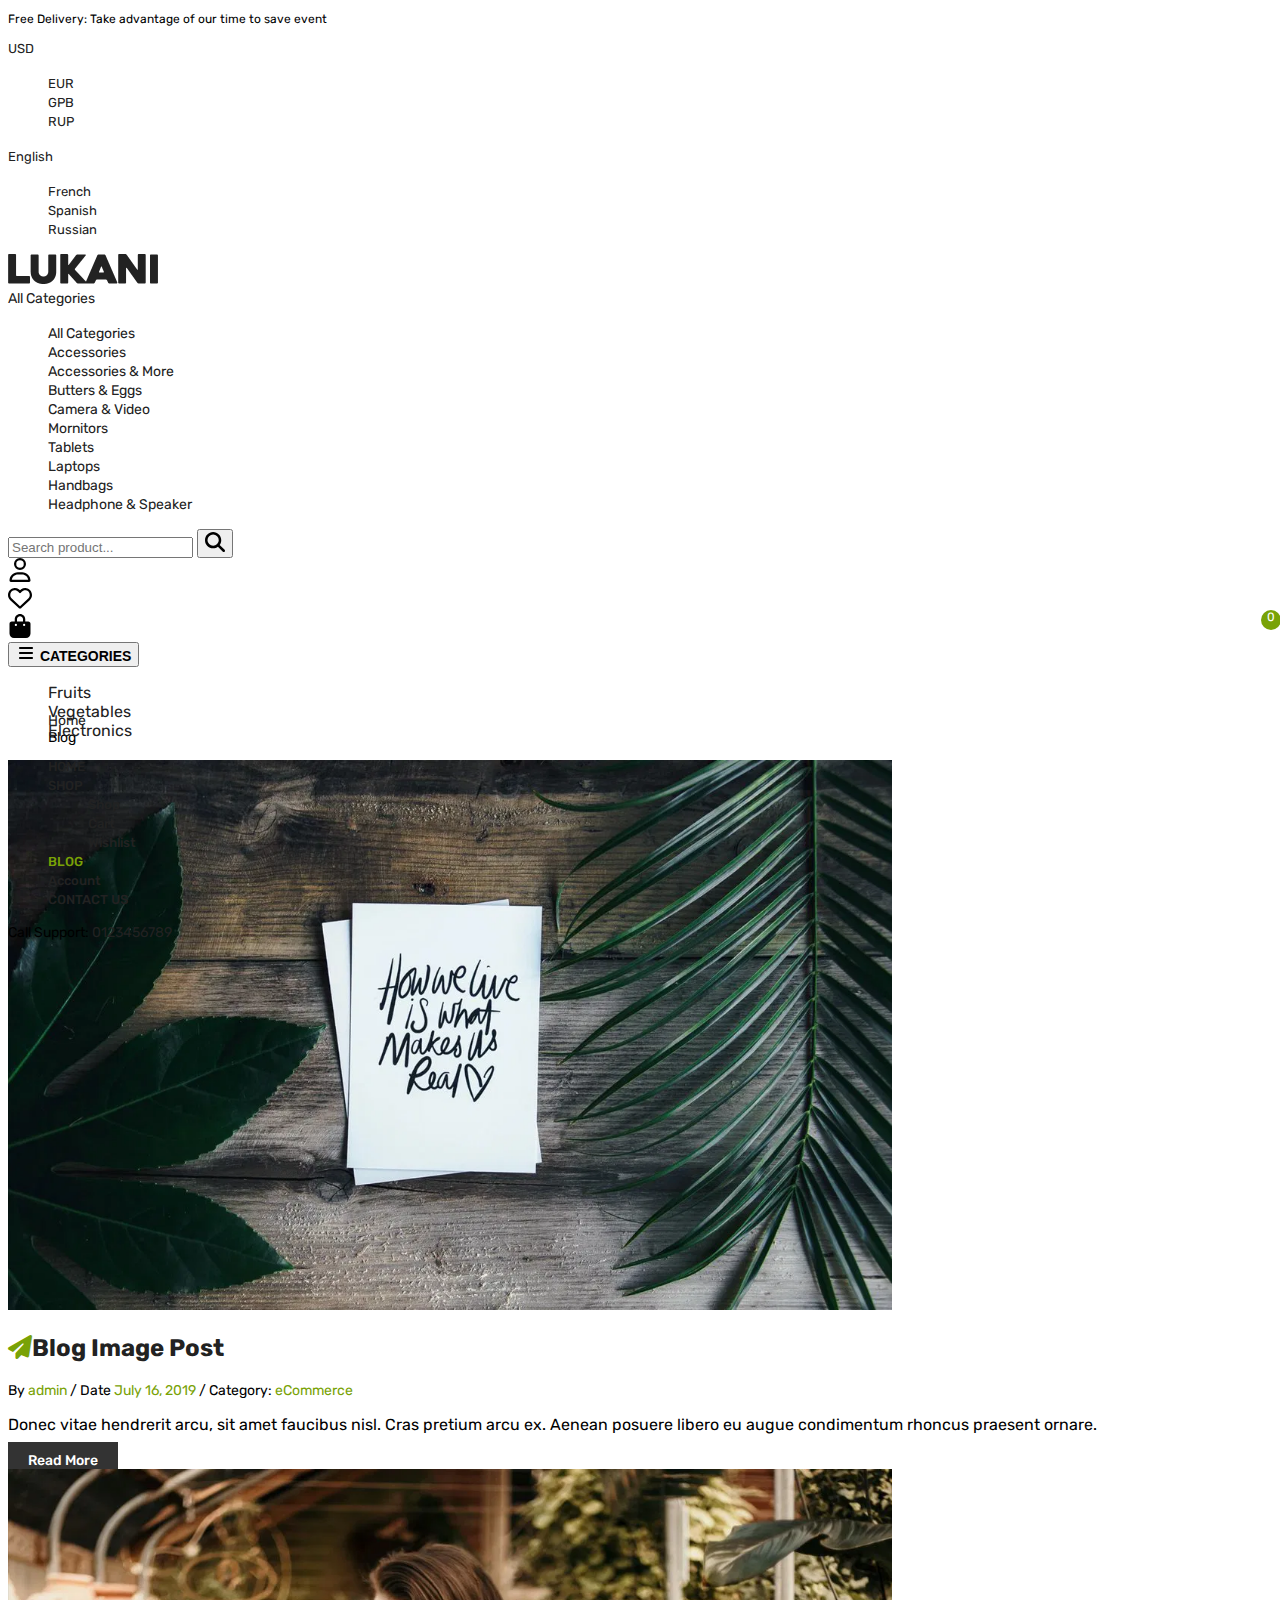
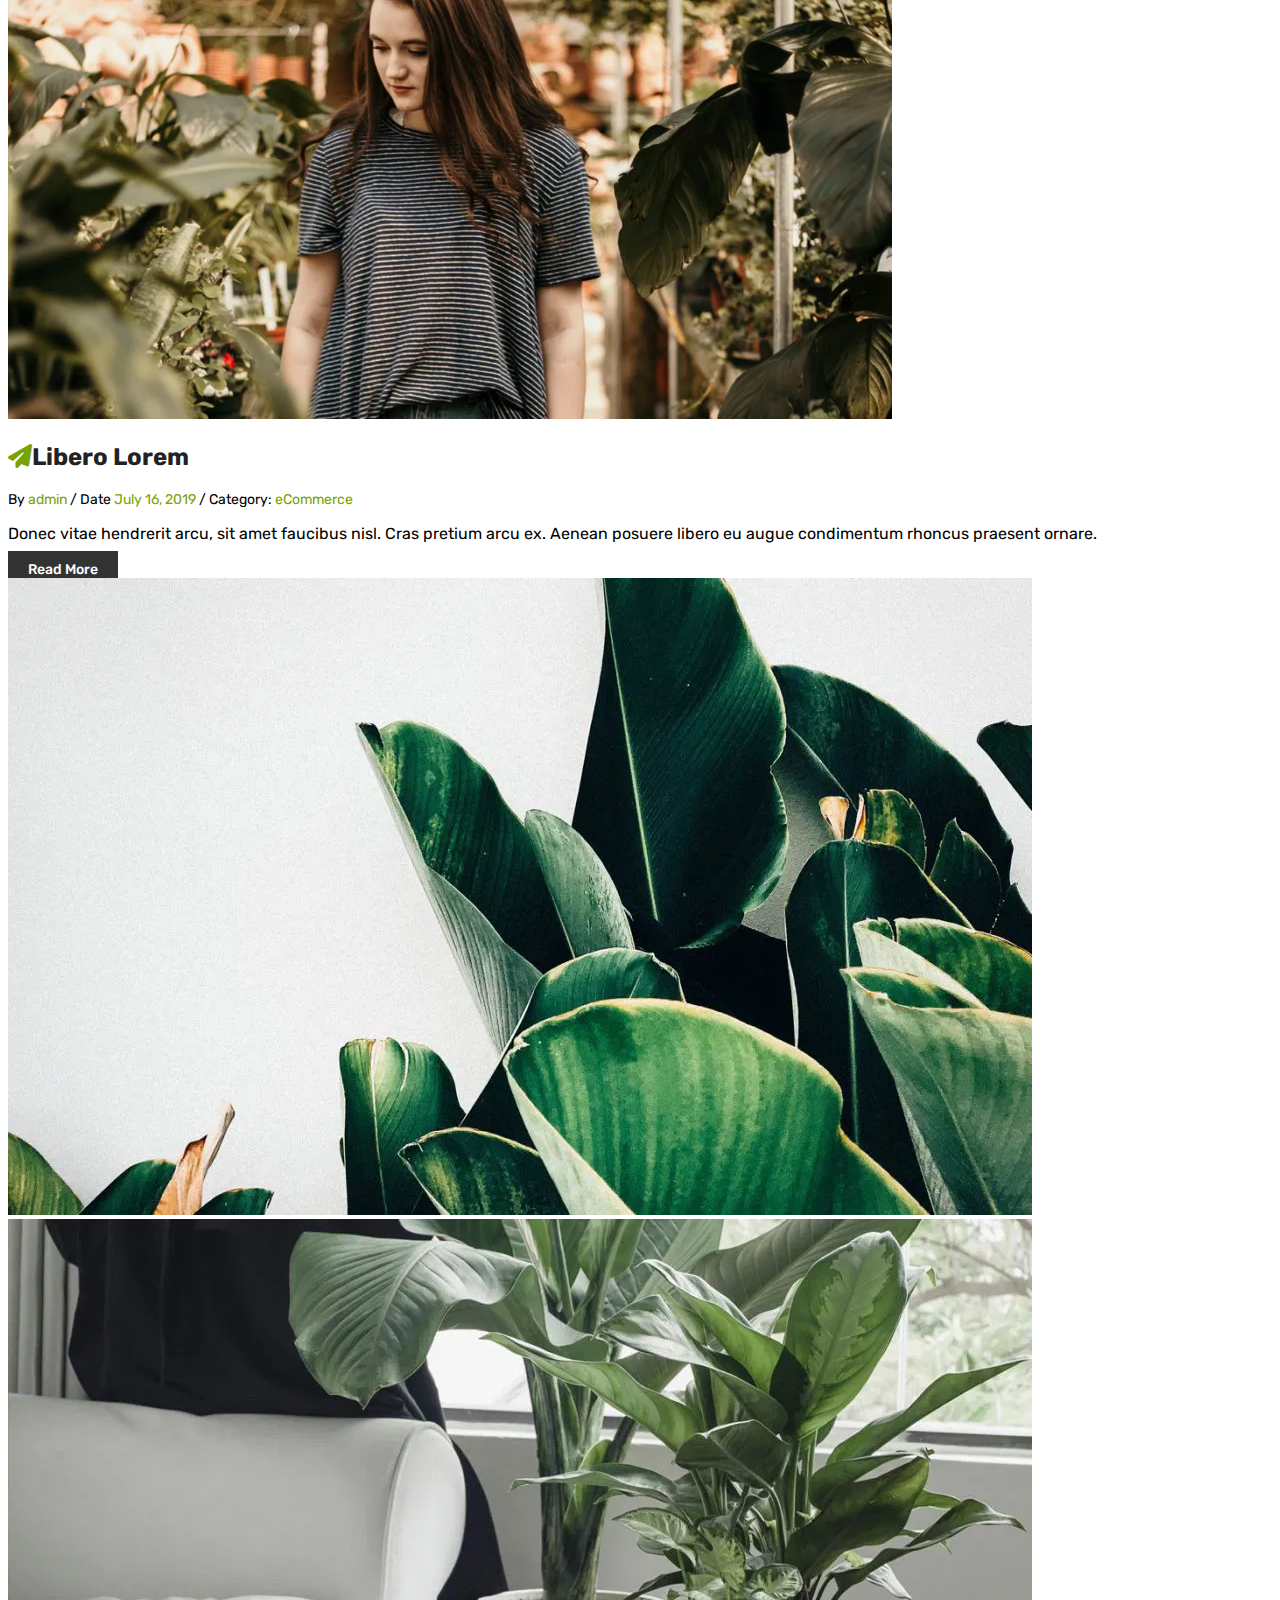
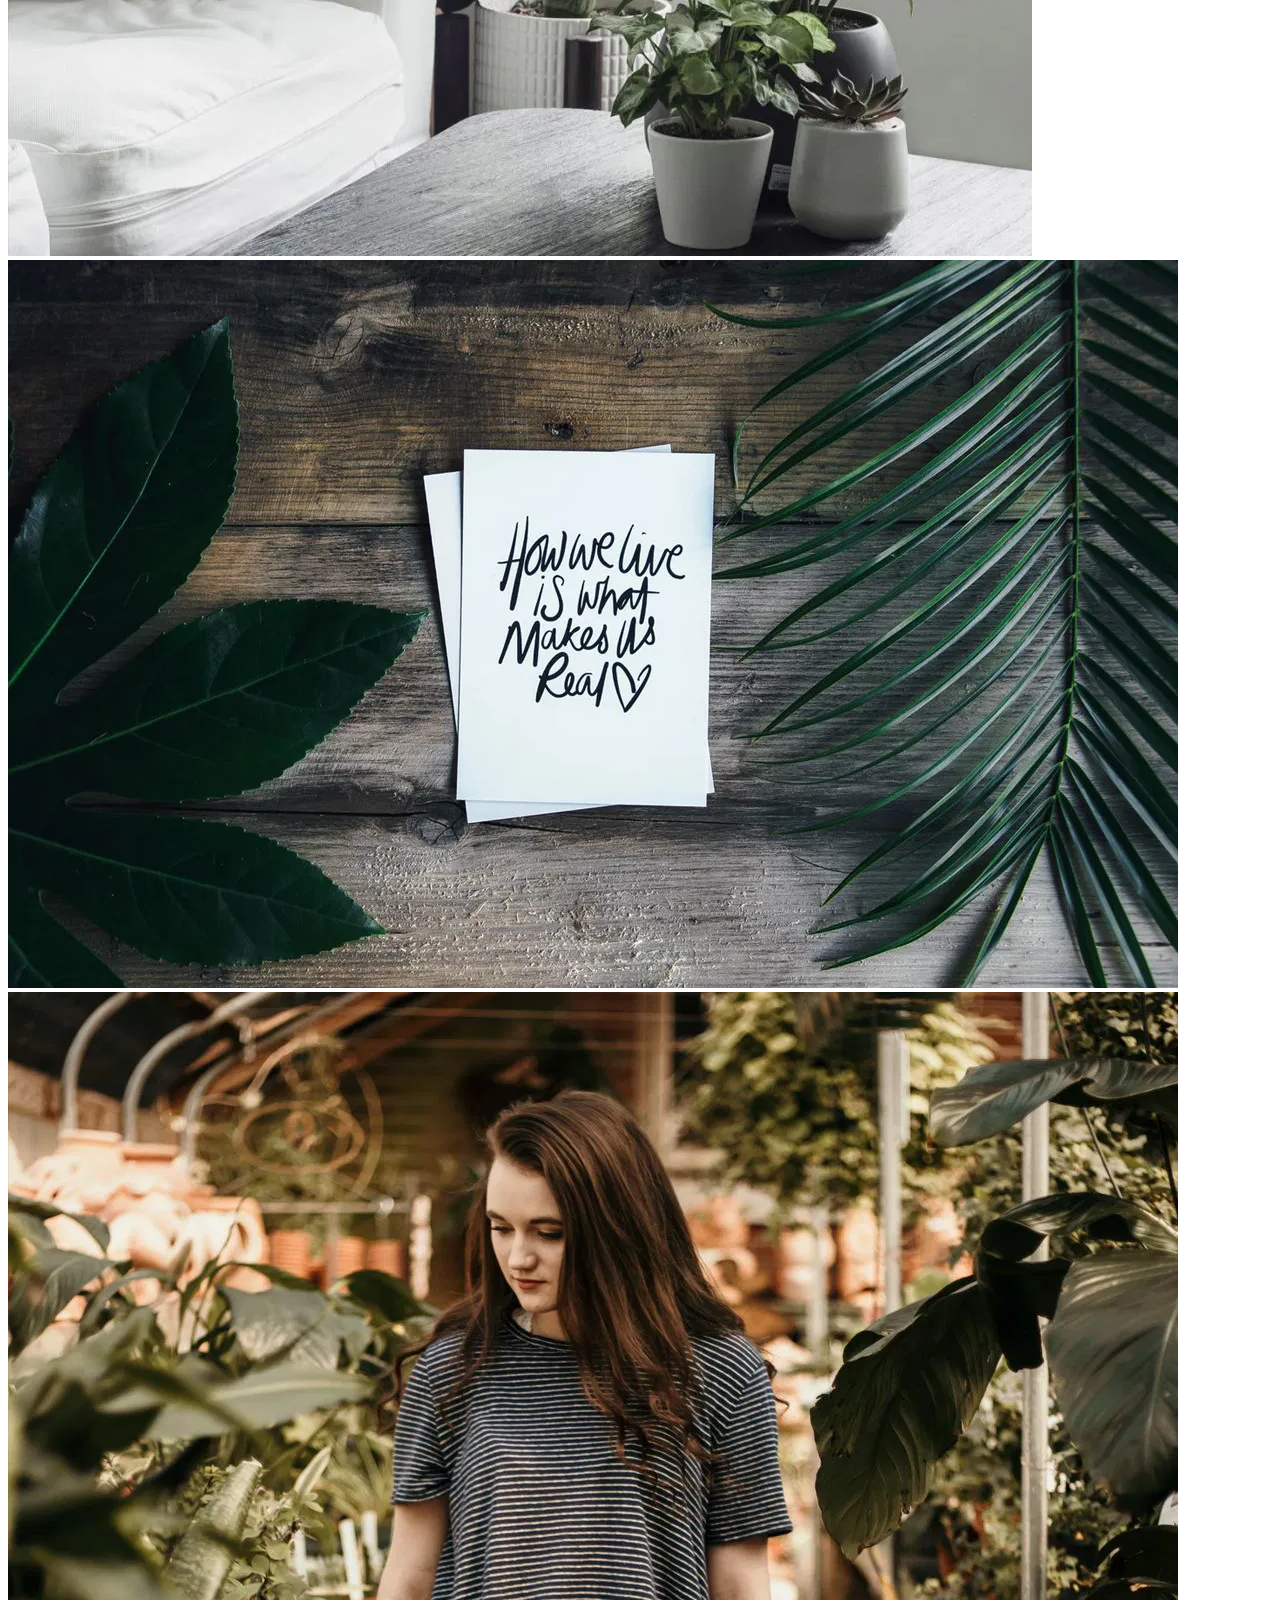
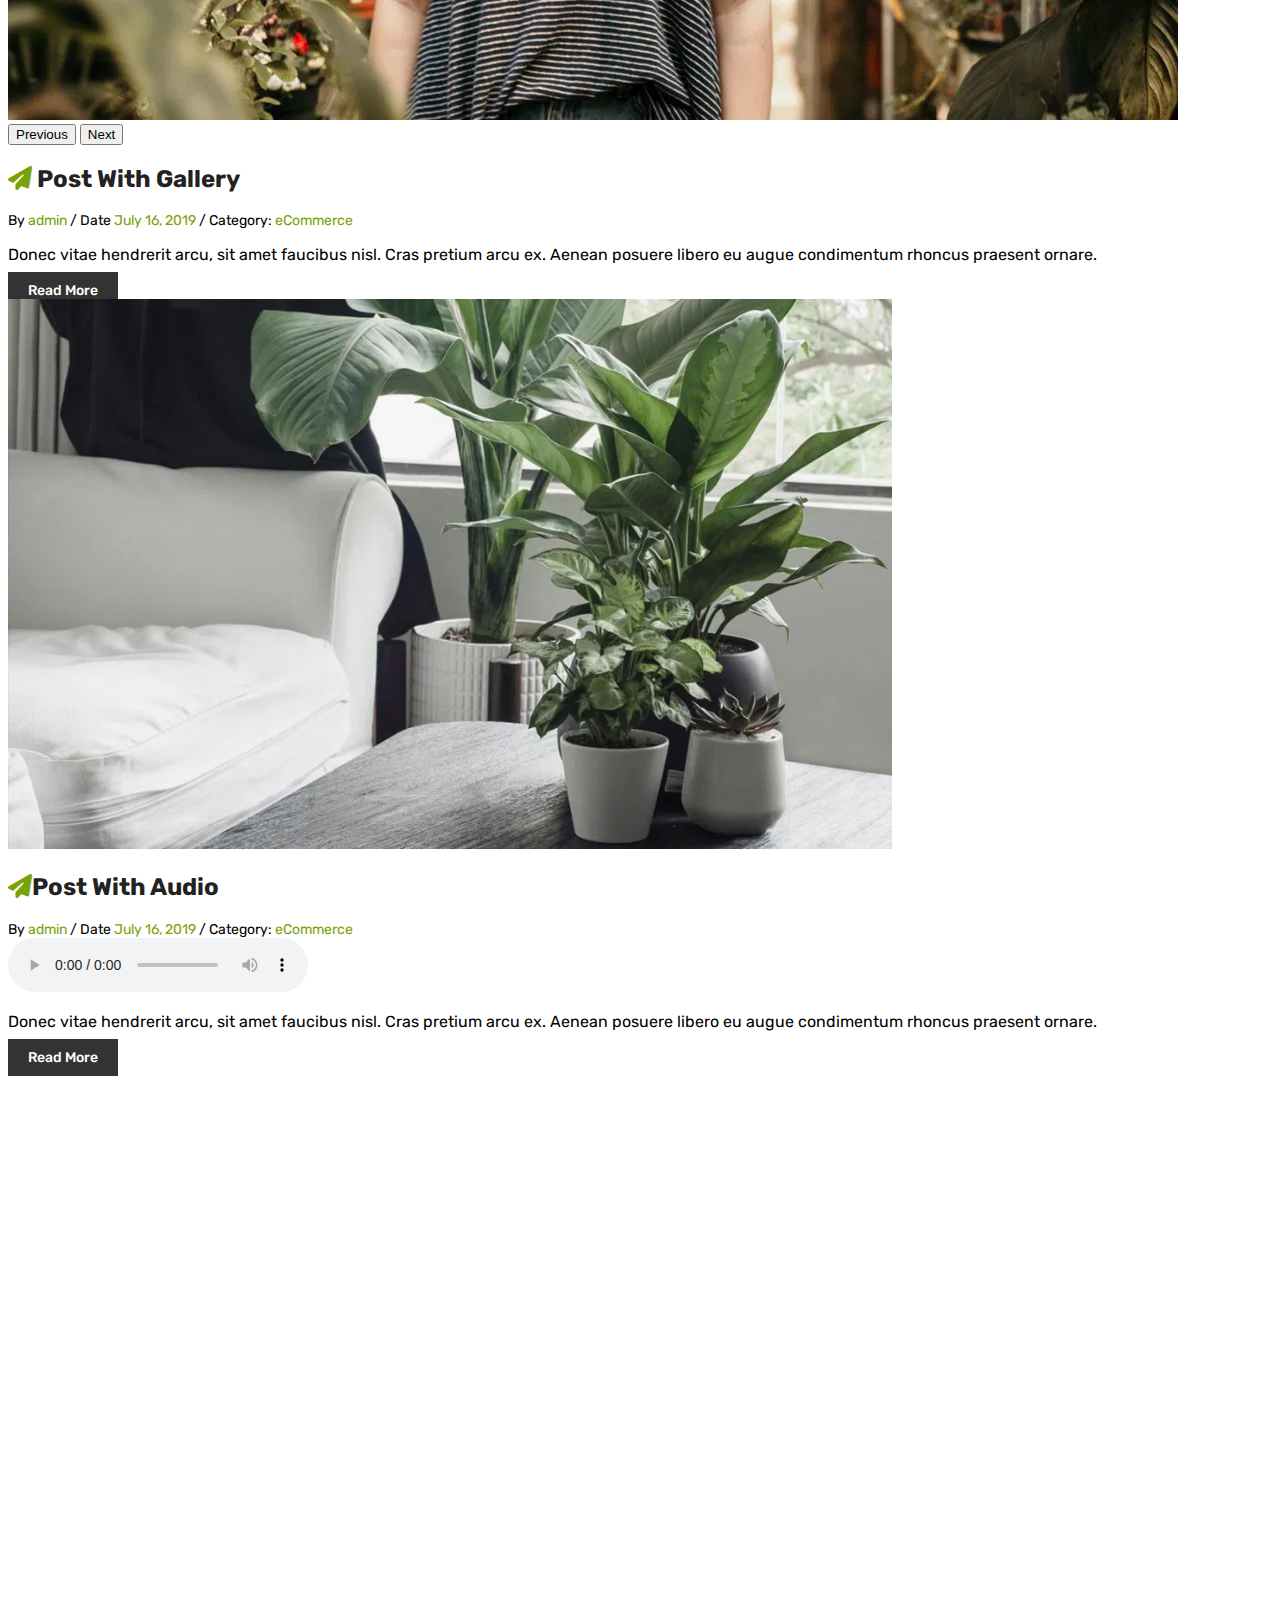
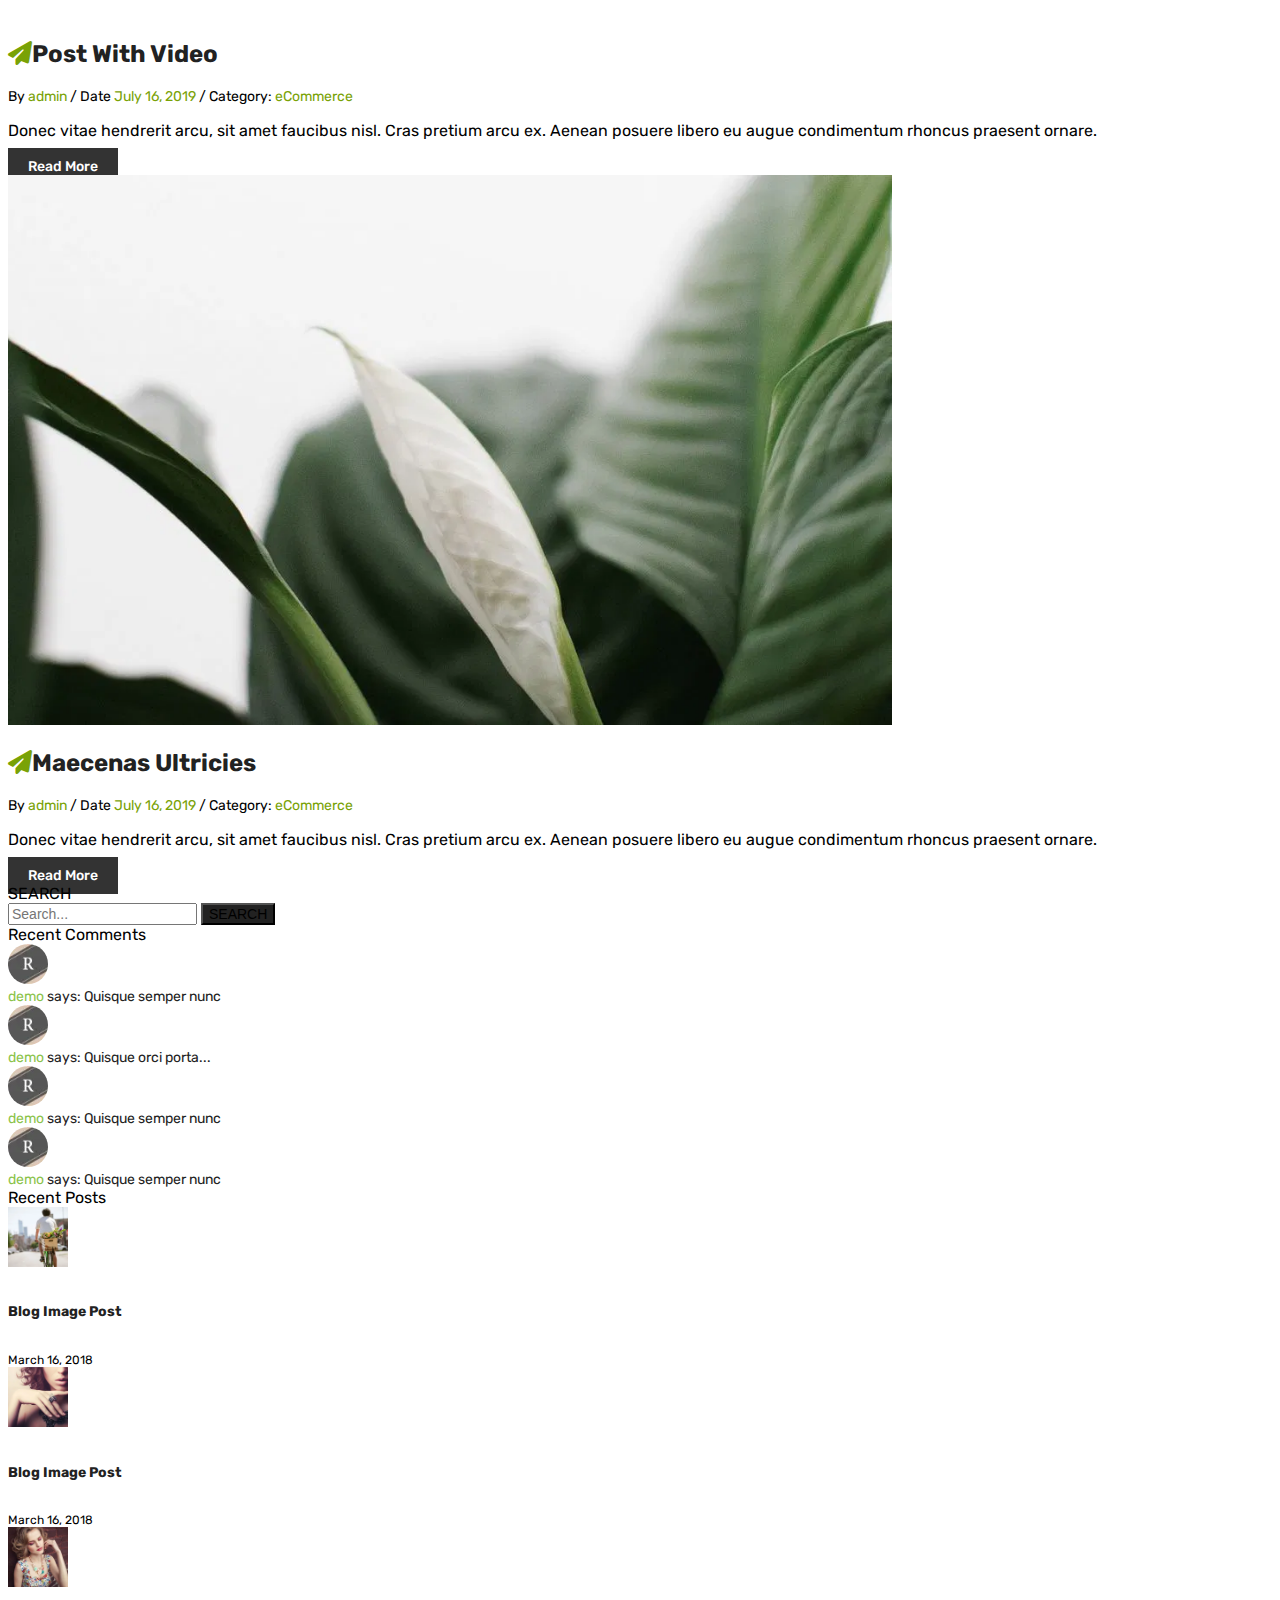
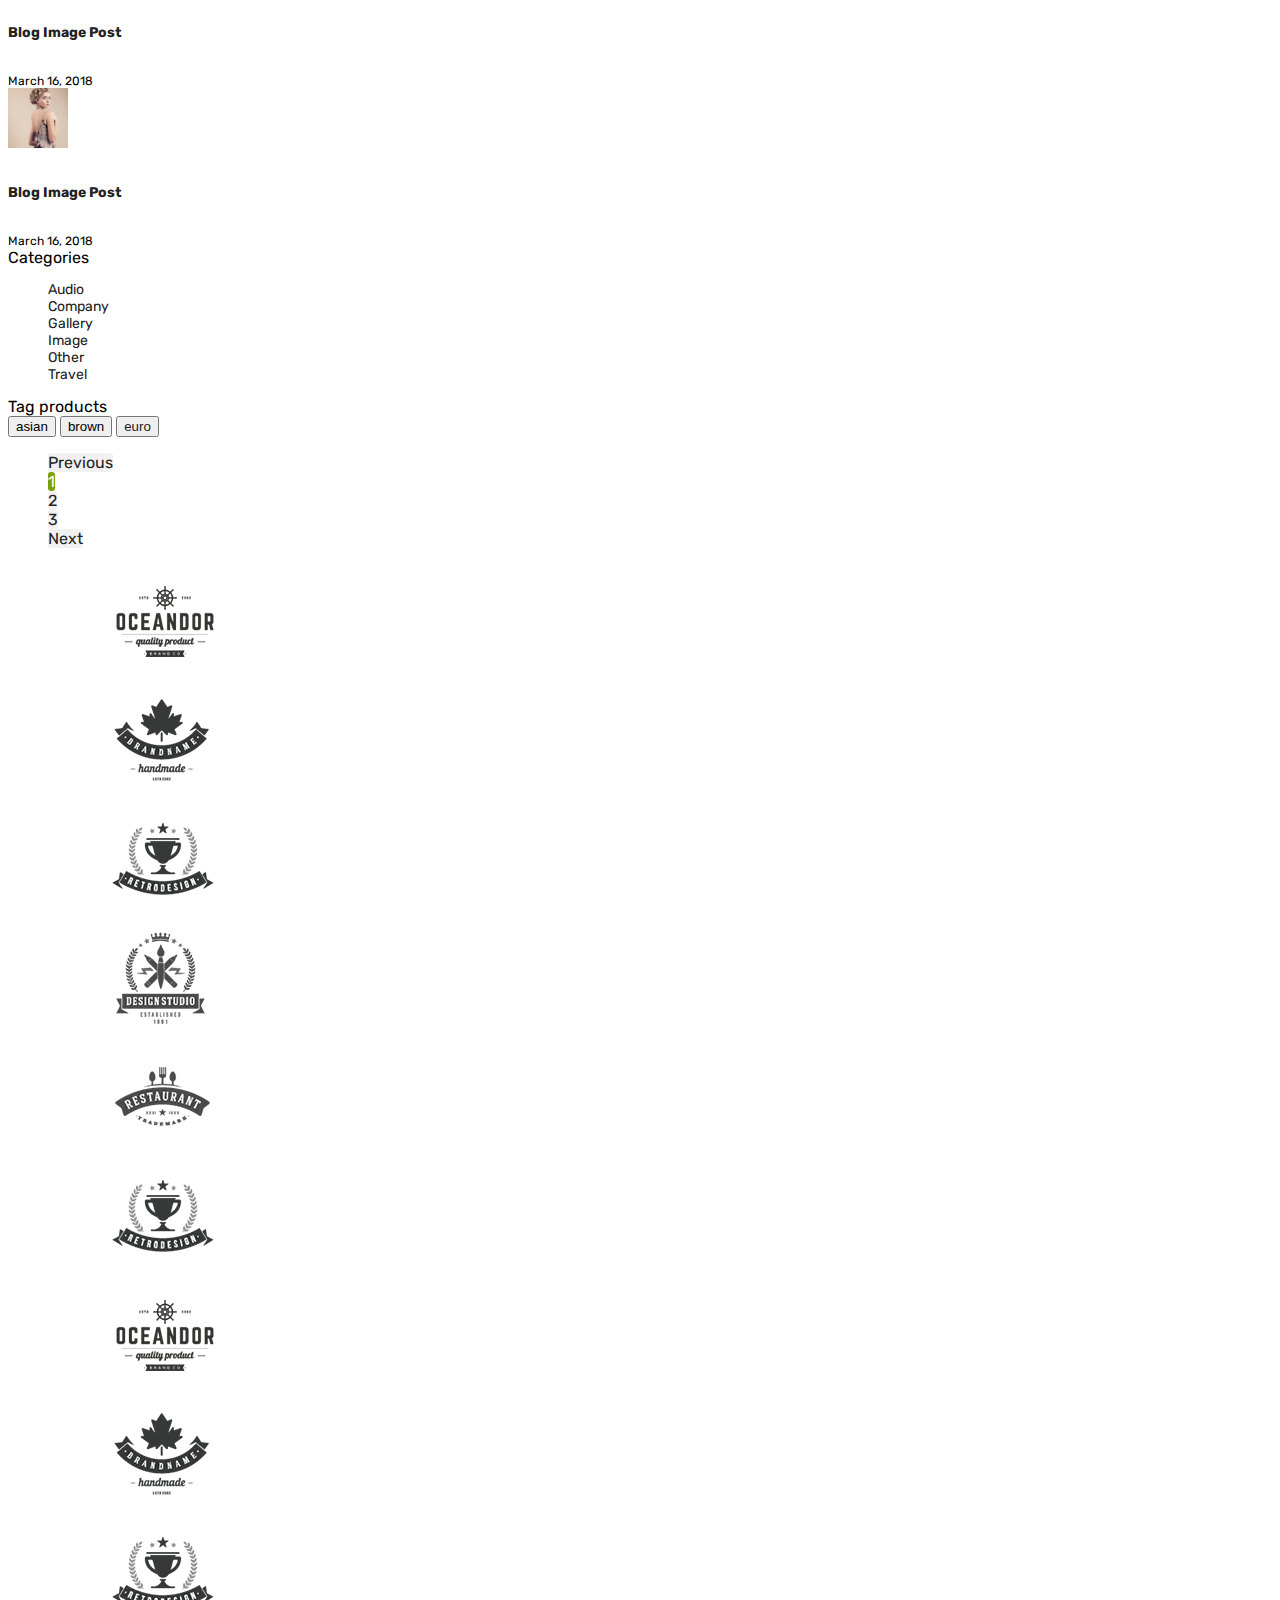
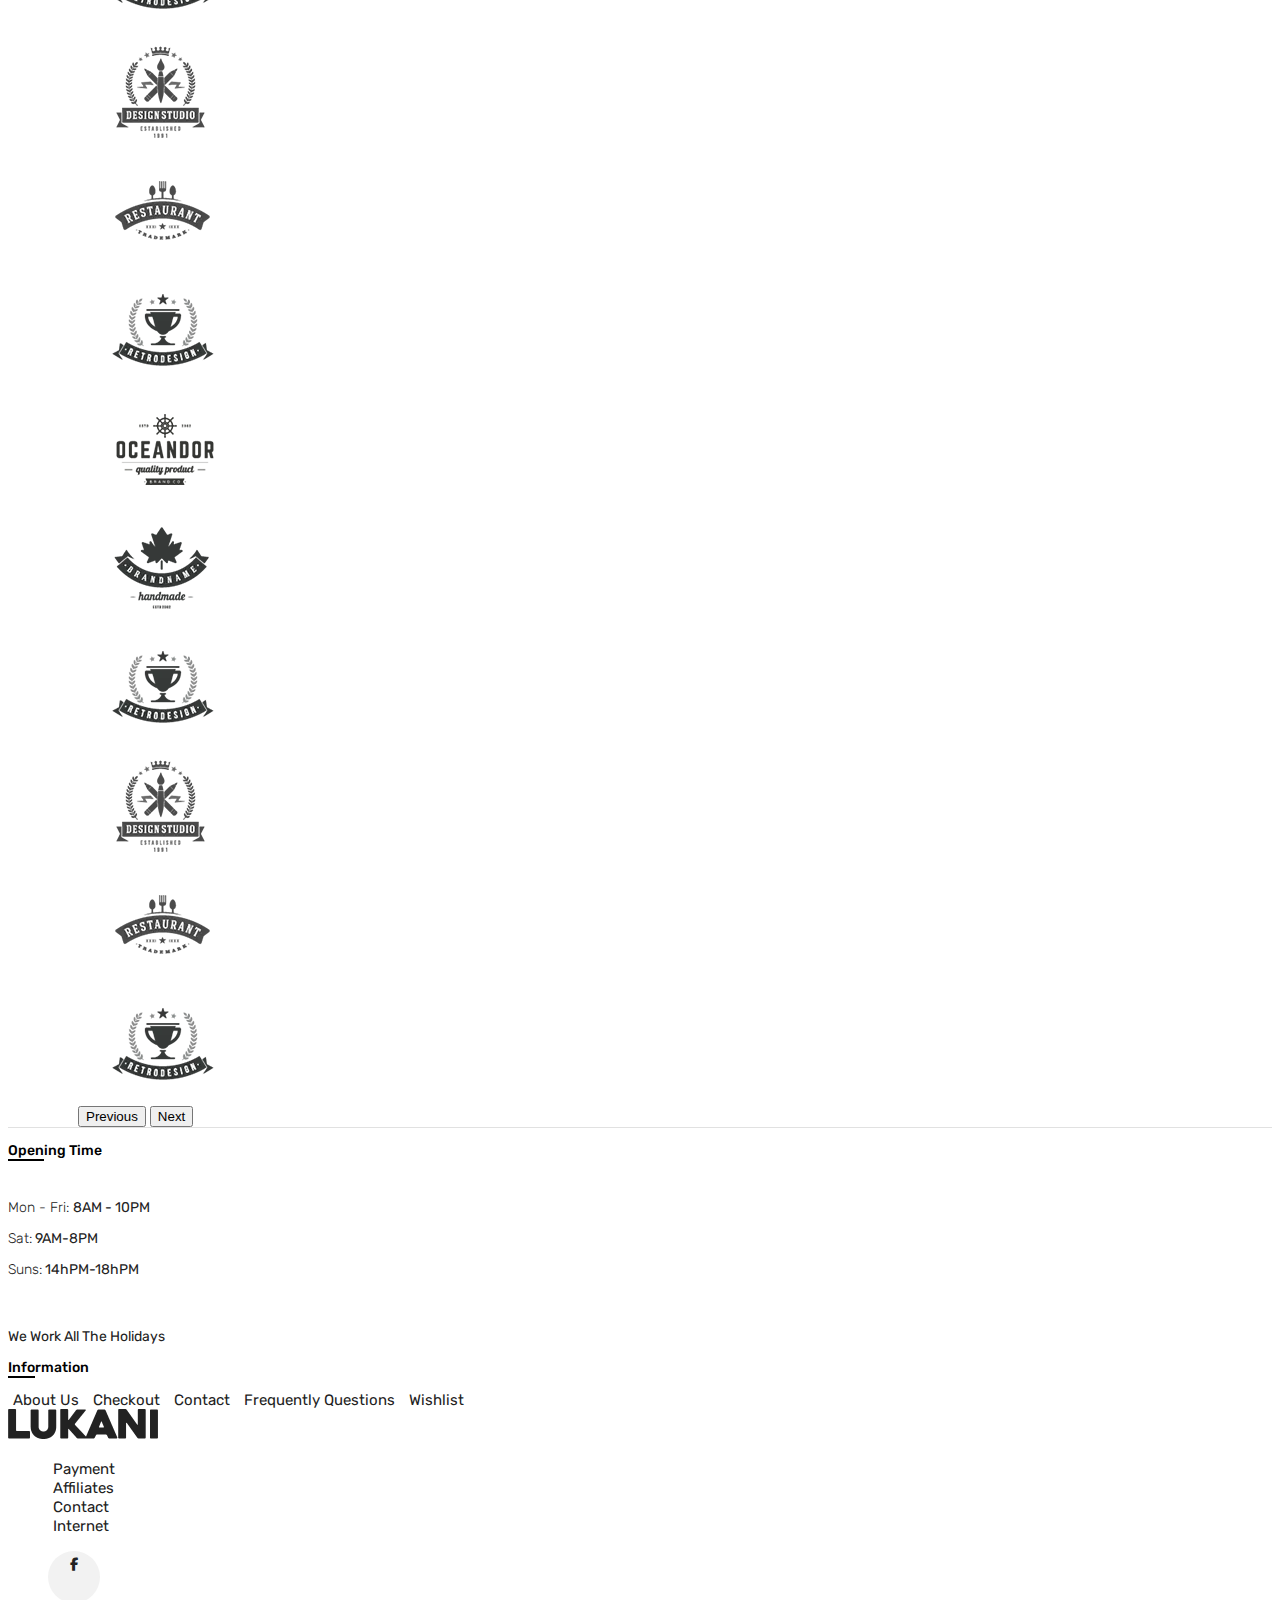
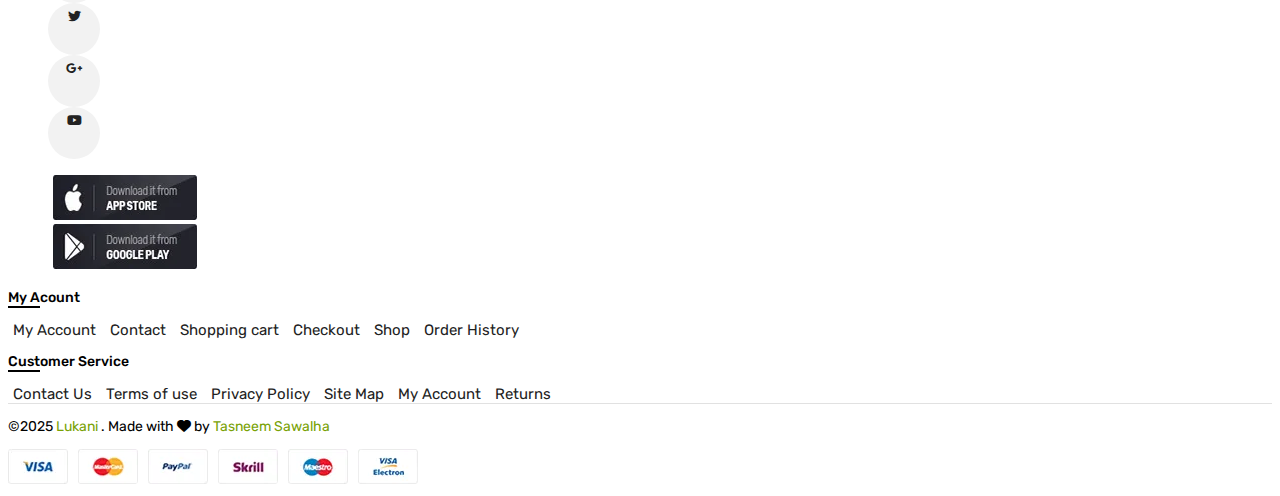
<file: blog.html>
<!DOCTYPE html>
<html lang="en">

<head>
    <meta charset="UTF-8">
    <meta http-equiv="X-UA-Compatible" content="IE=edge">
    <meta name="viewport" content="width=device-width, initial-scale=1">
    <title>Lukani - blog</title>

    <!-- font awesome -->
    <link rel="stylesheet" href="https://cdnjs.cloudflare.com/ajax/libs/font-awesome/6.7.2/css/all.min.css"
        integrity="sha512-Evv84Mr4kqVGRNSgIGL/F/aIDqQb7xQ2vcrdIwxfjThSH8CSR7PBEakCr51Ck+w+/U6swU2Im1vVX0SVk9ABhg=="
        crossorigin="anonymous" referrerpolicy="no-referrer" />
    <!-- bootstrap css 5.3 -->
    <link href="https://cdn.jsdelivr.net/npm/bootstrap@5.3.7/dist/css/bootstrap.min.css" rel="stylesheet"
        integrity="sha384-LN+7fdVzj6u52u30Kp6M/trliBMCMKTyK833zpbD+pXdCLuTusPj697FH4R/5mcr" crossorigin="anonymous">

    <link rel="stylesheet" href="./assest/css/main.css">
    <link rel="stylesheet" href="./assest/css/shop.css">
    <link rel="stylesheet" href="./assest/css/blog.css">

</head>

<body>
    <header class="header margin-bottom-70 mt-3">
        <div class="top-header border-bottom">
            <div class="container">

                <div class="row row align-items-center">
                    <div class="col-lg-7 col-md-7">
                        <p>Free Delivery: Take advantage of our time to save event</p>
                    </div>
                    <div class="col-lg-5 col-md-5">
                        <div class="ul d-flex justify-content-end">
                            <li class="currency">
                                <div class="dropdown ">
                                    <a class="btn btn-secondary dropdown-toggle border-0 bg-transparent text-dark-emphasis"
                                        href="#" role="button" data-bs-toggle="dropdown" aria-expanded="false">
                                        USD
                                    </a>

                                    <ul class="dropdown-menu">
                                        <li><a class="dropdown-item" href="#">EUR</a></li>
                                        <li><a class="dropdown-item" href="#">GPB</a></li>
                                        <li><a class="dropdown-item" href="#">RUP</a></li>
                                    </ul>
                                </div>
                            </li>
                            <li class="language">
                                <div class="dropdown ">
                                    <a class="btn btn-secondary dropdown-toggle border-0 bg-transparent text-dark-emphasis"
                                        href="#" role="button" data-bs-toggle="dropdown" aria-expanded="false">
                                        English
                                    </a>

                                    <ul class="dropdown-menu">
                                        <li><a class="dropdown-item" href="#">French</a></li>
                                        <li><a class="dropdown-item" href="#">Spanish</a></li>
                                        <li><a class="dropdown-item" href="#">Russian</a></li>
                                    </ul>
                                </div>

                            </li>
                        </div>
                    </div>

                </div>

            </div>

        </div>

        <div class="middle-header border-bottom ">
            <div class="container">
                <div class="row align-items-center">
                    <div class="col-lg-3 col-md-2 col-2 py-4">
                        <div class="logo">
                            <a href="./index.html">
                                <img class="img-fluid logo-img" src="assest/image/puplic/logo.webp" alt="logo"> </a>
                        </div>

                    </div>


                    <div class="col-lg-9 col-md-8 col-8">
                        <div class="row justify-content-between">
                            <div class="search col-lg-7 col-md-6 col-6 py-4">


                                <div class="input-group rounded-pill border ">

                                    <!-- Dropdown -->
                                    <div class="dropdown p-2">
                                        <a class="btn btn-secondary dropdown-toggle border-0 bg-transparent text-dark-emphasis border-end rounded-0"
                                            href="#" role="button" data-bs-toggle="dropdown" aria-expanded="false">
                                            All Categories
                                        </a>
                                        <ul class="dropdown-menu">
                                            <li><a class="dropdown-item" href="#">All Categories</a></li>
                                            <li><a class="dropdown-item" href="#">Accessories</a></li>
                                            <li><a class="dropdown-item" href="#">Accessories &amp; More</a></li>
                                            <li><a class="dropdown-item" href="#">Butters &amp; Eggs</a></li>
                                            <li><a class="dropdown-item" href="#">Camera &amp; Video</a></li>
                                            <li><a class="dropdown-item" href="#">Mornitors</a></li>
                                            <li><a class="dropdown-item" href="#">Tablets</a></li>
                                            <li><a class="dropdown-item" href="#">Laptops</a></li>
                                            <li><a class="dropdown-item" href="#">Handbags</a></li>
                                            <li><a class="dropdown-item" href="#">Headphone &amp; Speaker</a></li>


                                        </ul>
                                    </div>
                                    <!-- Search Input -->
                                    <input type="text" class="form-control border-0" placeholder="Search product...">

                                    <!-- Search Icon -->
                                    <button class="btn btn-white px-3" type="button">
                                        <svg xmlns="http://www.w3.org/2000/svg" height="20" width="20"
                                            viewBox="0 0 512 512">
                                            <path
                                                d="M416 208c0 45.9-14.9 88.3-40 122.7L502.6 457.4c12.5 12.5 12.5 32.8 0 45.3s-32.8 12.5-45.3 0L330.7 376c-34.4 25.2-76.8 40-122.7 40C93.1 416 0 322.9 0 208S93.1 0 208 0S416 93.1 416 208zM208 352a144 144 0 1 0 0-288 144 144 0 1 0 0 288z" />
                                        </svg>
                                    </button>
                                </div>









                            </div>
                            <div class="header-actions col-lg-3 col-md-12 col-sm-12 border-end border-start py-4 ">
                                <div class=" d-flex justify-content-center gap-4 ms-3 me-3 align-items-center	">
                                    <div> <a href="./login.html"><svg class="specialBlack" xmlns="http://www.w3.org/2000/svg"
                                                height="24" width="24" viewBox="0 0 448 512">
                                                <!--!Font Awesome Free 6.7.2 by @fontawesome - https://fontawesome.com License - https://fontawesome.com/license/free Copyright 2025 Fonticons, Inc.-->
                                                <path
                                                    d="M304 128a80 80 0 1 0 -160 0 80 80 0 1 0 160 0zM96 128a128 128 0 1 1 256 0A128 128 0 1 1 96 128zM49.3 464l349.5 0c-8.9-63.3-63.3-112-129-112l-91.4 0c-65.7 0-120.1 48.7-129 112zM0 482.3C0 383.8 79.8 304 178.3 304l91.4 0C368.2 304 448 383.8 448 482.3c0 16.4-13.3 29.7-29.7 29.7L29.7 512C13.3 512 0 498.7 0 482.3z" />
                                            </svg></a></div>
                                    <div> <a href="./wishlist.html"> <svg class="specialBlack"
                                                xmlns="http://www.w3.org/2000/svg" height="24" width="24"
                                                viewBox="0 0 512 512">
                                                <!--!Font Awesome Free 6.7.2 by @fontawesome - https://fontawesome.com License - https://fontawesome.com/license/free Copyright 2025 Fonticons, Inc.-->
                                                <path
                                                    d="M225.8 468.2l-2.5-2.3L48.1 303.2C17.4 274.7 0 234.7 0 192.8l0-3.3c0-70.4 50-130.8 119.2-144C158.6 37.9 198.9 47 231 69.6c9 6.4 17.4 13.8 25 22.3c4.2-4.8 8.7-9.2 13.5-13.3c3.7-3.2 7.5-6.2 11.5-9c0 0 0 0 0 0C313.1 47 353.4 37.9 392.8 45.4C462 58.6 512 119.1 512 189.5l0 3.3c0 41.9-17.4 81.9-48.1 110.4L288.7 465.9l-2.5 2.3c-8.2 7.6-19 11.9-30.2 11.9s-22-4.2-30.2-11.9zM239.1 145c-.4-.3-.7-.7-1-1.1l-17.8-20-.1-.1s0 0 0 0c-23.1-25.9-58-37.7-92-31.2C81.6 101.5 48 142.1 48 189.5l0 3.3c0 28.5 11.9 55.8 32.8 75.2L256 430.7 431.2 268c20.9-19.4 32.8-46.7 32.8-75.2l0-3.3c0-47.3-33.6-88-80.1-96.9c-34-6.5-69 5.4-92 31.2c0 0 0 0-.1 .1s0 0-.1 .1l-17.8 20c-.3 .4-.7 .7-1 1.1c-4.5 4.5-10.6 7-16.9 7s-12.4-2.5-16.9-7z" />
                                            </svg></a></div>
                                            <div class="notification"> <a href="./cart.html"> <svg xmlns="http://www.w3.org/2000/svg"
                                                height="24" width="24" viewBox="0 0 448 512">
                                                <!--!Font Awesome Free 6.7.2 by @fontawesome - https://fontawesome.com License - https://fontawesome.com/license/free Copyright 2025 Fonticons, Inc.-->
                                                <path
                                                    d="M160 112c0-35.3 28.7-64 64-64s64 28.7 64 64l0 48-128 0 0-48zm-48 48l-64 0c-26.5 0-48 21.5-48 48L0 416c0 53 43 96 96 96l256 0c53 0 96-43 96-96l0-208c0-26.5-21.5-48-48-48l-64 0 0-48C336 50.1 285.9 0 224 0S112 50.1 112 112l0 48zm24 48a24 24 0 1 1 0 48 24 24 0 1 1 0-48zm152 24a24 24 0 1 1 48 0 24 24 0 1 1 -48 0z" />
                                            </svg> </a></div>

                                </div>
                            </div>

                        </div>
                    </div>
                    <div class="category-btn col-lg-0 col-md-2 col-2 ">
                        <button class="btn border-black rounded-0" type="button" data-bs-toggle="offcanvas"
                            data-bs-target="#offcanvasWithBothOptions" aria-controls="offcanvasWithBothOptions">
                            <svg xmlns="http://www.w3.org/2000/svg" height="26" width="26" viewBox="0 0 448 512">
                                <path fill="black"
                                    d="M0 96c0-17.7 14.3-32 32-32h384c17.7 0 32 14.3 32 32s-14.3 32-32 32H32C14.3 128 0 113.7 0 96zm0 160c0-17.7 14.3-32 32-32h384c17.7 0 32 14.3 32 32s-14.3 32-32 32H32c-17.7 0-32-14.3-32-32zm0 160c0-17.7 14.3-32 32-32h384c17.7 0 32 14.3 32 32s-14.3 32-32 32H32c-17.7 0-32-14.3-32-32z" />
                            </svg> </button>

                            <div class="offcanvas offcanvas-start navbar-toggler border-0" data-bs-scroll="true" tabindex="-1" id="offcanvasWithBothOptions" aria-labelledby="offcanvasWithBothOptionsLabel">
                                <div class="offcanvas-header p-0 ">
                                    <!-- Promo Banner -->
                                 
                                        <button type="button" class="btn-close position-absolute top-0 end-0 m-2" data-bs-dismiss="offcanvas" aria-label="Close"></button>
                                </div>
                                
                                <div class="offcanvas-body mt-4 px-0">
                                    <p class="promo-text text-center">Free Delivery: Take advantage of our time to save event</p>
        
                                    <!-- Currency and Language Settings -->
                                    <div class="ul d-flex justify-content-center ">
                                        <li class="currency">
                                            <div class="dropdown ">
                                                <a class="btn btn-secondary dropdown-toggle border-0 bg-transparent text-dark-emphasis"
                                                    href="#" role="button" data-bs-toggle="dropdown" aria-expanded="false">
                                                    USD
                                                </a>
            
                                                <ul class="dropdown-menu">
                                                    <li><a class="dropdown-item" href="#">EUR</a></li>
                                                    <li><a class="dropdown-item" href="#">GPB</a></li>
                                                    <li><a class="dropdown-item" href="#">RUP</a></li>
                                                </ul>
                                            </div>
                                        </li>
                                        <li class="language">
                                            <div class="dropdown ">
                                                <a class="btn btn-secondary dropdown-toggle border-0 bg-transparent text-dark-emphasis"
                                                    href="#" role="button" data-bs-toggle="dropdown" aria-expanded="false">
                                                    English
                                                </a>
            
                                                <ul class="dropdown-menu">
                                                    <li><a class="dropdown-item" href="#">French</a></li>
                                                    <li><a class="dropdown-item" href="#">Spanish</a></li>
                                                    <li><a class="dropdown-item" href="#">Russian</a></li>
                                                </ul>
                                            </div>
            
                                        </li>
                                    </div>
            
                                    <!-- Search Section -->
                                    <div class="search-section mt-3">
                                        <div class="search-input">
                                            <input type="text" placeholder="Search product..." class="border">
                                            <svg class="search-icon" xmlns="http://www.w3.org/2000/svg" height="20" width="20" viewBox="0 0 512 512">
                                                <path
                                                    d="M416 208c0 45.9-14.9 88.3-40 122.7L502.6 457.4c12.5 12.5 12.5 32.8 0 45.3s-32.8 12.5-45.3 0L330.7 376c-34.4 25.2-76.8 40-122.7 40C93.1 416 0 322.9 0 208S93.1 0 208 0S416 93.1 416 208zM208 352a144 144 0 1 0 0-288 144 144 0 1 0 0 288z" />
                                            </svg>
                                                </div>
                                    </div>
                        
                                    <!-- Categories Dropdown -->
                                    <div class="categories-section mt-3 px-5">
        
                                        <div class="dropdown p-2">
                                            <a class="btn btn-secondary dropdown-toggle border bg-transparent text-dark-emphasis  rounded-0 px-3"
                                                href="#" role="button" data-bs-toggle="dropdown" aria-expanded="false">
                                                All Categories
                                            </a>
                                            <ul class="dropdown-menu">
                                                <li><a class="dropdown-item" href="#">All Categories</a></li>
                                                <li><a class="dropdown-item" href="#">Accessories</a></li>
                                                <li><a class="dropdown-item" href="#">Accessories &amp; More</a></li>
                                                <li><a class="dropdown-item" href="#">Butters &amp; Eggs</a></li>
                                                <li><a class="dropdown-item" href="#">Camera &amp; Video</a></li>
                                                <li><a class="dropdown-item" href="#">Mornitors</a></li>
                                                <li><a class="dropdown-item" href="#">Tablets</a></li>
                                                <li><a class="dropdown-item" href="#">Laptops</a></li>
                                                <li><a class="dropdown-item" href="#">Handbags</a></li>
                                                <li><a class="dropdown-item" href="#">Headphone &amp; Speaker</a></li>
        
        
                                            </ul>
                                        </div>
        
                                    </div>
                        
                                    <!-- Support Info -->
                                    <div class="support-section text-center  my-3">
                                        <!-- <p class="support-text">Call Support: 0123456789</p> -->
                                        <p class="support-text">Call Support: <a  href="tel:0123456789">0123456789</a></p>
        
                                    </div>
                        
                                    <!-- Navigation Menu -->
                                    <ul class="nav-menu mb-4">
                                        <li class="active">
                                            <a href="#">
                                                <span>Home</span>
                                            </a>
                                        </li>
                                        <li>
                                            <a href="./shop.html">
                                                <span>Shop</span>
                                            </a>
                                        </li>
                                        <li>
                                            <a href="./blog.html">
                                                <span>Blog</span>
                                            </a>
                                        </li>
                                        <li>
                                            <a href="./login.html">
                                                <span>My Account</span>
                                            </a>
                                        </li>
                                        <li>
                                            <a href="./contact-us.html">
                                                <span>Contact us</span>
                                            </a>
                                        </li>
                                    </ul>
        
                                    <!-- email Info -->
                                    <div class="email-section text-center  my-4">
                                        <a href="#"><i class="fa-regular fa-envelope"></i> demo@example.com</a>
                                    </div>
                                    <div class="share-buttons d-flex gap-2 justify-content-center my-4">
                                        <a href="#" class="share-btn d-flex facebook" title="Share on Facebook">
                                            <i class="fab fa-facebook-f "></i>
                                        </a>
                                        <a href="#" class="share-btn d-flex twitter" title="Share on Twitter">
                                            <i class="fab fa-twitter"></i>
                                        </a>
                                        <a href="#" class="share-btn d-flex pinterest" title="Share on Pinterest">
                                            <i class="fa-brands fa-pinterest" ></i>
                                        </a>
                                        <a href="#" class="share-btn d-flex google-plus" title="Share on Google+">
                                            <i class="fab fa-google-plus-g"></i>
                                        </a>
                                        <a href="#" class="share-btn d-flex linkedin" title="Share on LinkedIn">
                                            <i class="fab fa-linkedin-in"></i>
                                        </a>
                                    </div>
        
        
        
                                </div>
             
                            </div>
        
                    </div>
                </div>
            </div>

        </div>
        <div class="bottom-header py-3">
            <nav class="navbar navbar-expand-lg    w-100 mb-1">
                <div class="container d-block py-2">
                    <div class="row justify-content-between">

                        <!-- Categories Dropdown -->
                        <div class="dropdown col-lg-3 col-md-5">
                            <button class="btn dropdown-toggle d-flex align-items-center " type="button"
                                data-bs-toggle="dropdown">
                                <svg xmlns="http://www.w3.org/2000/svg" height="16" width="20" viewBox="0 0 448 512"
                                    class="me-2">
                                    <path
                                        d="M0 96c0-17.7 14.3-32 32-32h384c17.7 0 32 14.3 32 32s-14.3 32-32 32H32C14.3 128 0 113.7 0 96zm0 160c0-17.7 14.3-32 32-32h384c17.7 0 32 14.3 32 32s-14.3 32-32 32H32c-17.7 0-32-14.3-32-32zm0 160c0-17.7 14.3-32 32-32h384c17.7 0 32 14.3 32 32s-14.3 32-32 32H32c-17.7 0-32-14.3-32-32z" />
                                </svg>
                                CATEGORIES
                            </button>
                            <ul class="dropdown-menu">
                                <li><a class="dropdown-item" href="#">Fruits</a></li>
                                <li><a class="dropdown-item" href="#">Vegetables</a></li>
                                <li><a class="dropdown-item" href="#">Electronics</a></li>
                            </ul>
                        </div>

                        <!-- Main Menu -->
                        <div class="collapse navbar-collapse col-lg-5 col-md-5 border-start"
                            id="navbarSupportedContent">
                            <ul class="support-content navbar-nav  align-items-center ">
                                <li class="nav-item me-4">
                                    <a class="nav-link " aria-current="page" href="./index.html">HOME</a>
                                </li>


                                <li class="nav-item me-4 dropdown">
                                    <a class="nav-link dropdown-toggle " href="" role="button"
                                        data-bs-toggle="dropdown" aria-expanded="false">
                                        SHOP
                                    </a>
                                    <ul class="dropdown-menu">
                                        <li><a class="dropdown-item" href="./shop.html">Shop</a></li>
                                        <li><a class="dropdown-item" href="./cart.html">Cart</a></li>
                                        <li><a class="dropdown-item" href="./wishlist.html">Wishlist</a></li>
                                    </ul>
                                </li>







                                <li class="nav-item me-4">
                                    <a class="nav-link active" href="./blog.html">BLOG</a>
                                </li>
                                <li class="nav-item me-4">
                                    <a class="nav-link text-uppercase" href="./login.html">Account</a>
                                </li>


                                <li class="nav-item me-4">
                                    <a class="nav-link" href="./contact-us.html">CONTACT US</a>
                                </li>
                            </ul>
                        </div>
                        <!-- Call Support -->
                        <div class="call-support col-lg-3 col-md-5 text-end ">
                            <p>Call Support: <a class="text-dark" href="tel:0123456789">0123456789</a></p>

                        </div>
                    </div>
                </div>
            </nav>
        </div>

    </header>



    <main>

        <section class="Breadcrumb-div  ">
            <nav aria-label="breadcrumb ">
                <div class="container">
                    <div class="row">
                        <div class="col-12 text-center py-5 ">
                            <ol class="breadcrumb justify-content-center font-size-14">
                                <li class="breadcrumb-item"><a href="./index.html">Home</a></li>
                                <li class="breadcrumb-item " aria-current="page">Blog</li>
                            </ol>

                        </div>


                    </div>
                </div>
            </nav>

        </section>



        <section class="blog-view py-5">
            <div class="container my-4">
                <div class="row">
                    <div class=" col-xl-9 col-lg-9 col-md-11 col-sm-11 col-11 mt-2">
                        <div class="mb-4">

                            <div class="blog-list row justify-content-between " id="productGrid">
                                <article class="blog-post-card mb-4 border-bottom py-2">
                                    <a href="./blog-details.html">
                                        <img src="./assest/image/blog/blog-big1.webp" alt="Blog Image" class="blog-post-image img-fluid">
                                    </a>
                                    <div class="blog-post-content p-4">
                                        <h2><a href="./blog-details.html" class="blog-post-title mb-3 fw-medium fs-4"><i class="fa fa-paper-plane me-2"></i>Blog Image Post</a></h2>
                                        <div class="blog-post-meta mb-3 fs-14">
                                            By <a href="#" >admin</a> / Date <a href="#" >July 16, 2019</a> / Category: <a href="#" >eCommerce</a>
                                        </div>
                                        <p class="blog-post-excerpt mb-4">
                                            Donec vitae hendrerit arcu, sit amet faucibus nisl. Cras pretium arcu ex. Aenean posuere libero eu augue condimentum rhoncus praesent ornare.
                                        </p>
                                        <a href="./blog-details.html" class="read-more-btn rounded-pill px-3 font-size-14">Read More</a>

                                    </div>
                                </article>
                                <article class="blog-post-card mb-4 border-bottom py-2">
                                    <a href="./blog-details.html">
                                    <img src="./assest/image/blog/blog-big2.webp" alt="Blog Image" class="blog-post-image img-fluid">
                                    </a>
                                    <div class="blog-post-content p-4">
                                        <h2><a href="./blog-details.html" class="blog-post-title mb-3 fw-medium fs-4"><i class="fa fa-paper-plane me-2"></i>Libero Lorem</a></h2>
                                        <div class="blog-post-meta mb-3 fs-14">
                                            By <a href="#" >admin</a> / Date <a href="#" >July 16, 2019</a> / Category: <a href="#" >eCommerce</a>
                                        </div>
                                        <p class="blog-post-excerpt mb-4">
                                            Donec vitae hendrerit arcu, sit amet faucibus nisl. Cras pretium arcu ex. Aenean posuere libero eu augue condimentum rhoncus praesent ornare.
                                        </p>
                                        <a href="./blog-details.html" class="read-more-btn rounded-pill px-3 font-size-14">Read More</a>

                                    </div>
                                </article>


                                <article class="blog-post-card mb-4 border-bottom py-2">



                                    <div id="carouselExampleIndicators" class="carousel slide carousel-dark carousel-fade " data-bs-ride="carousel">
                                        <div class="carousel-inner">
                                            <div class="carousel-item active">
                                                <a href="./blog-details.html">
                                                <img src="./assest/image/blog/blog-big3.webp" class="d-block w-100" alt="blog image">
                                            </a>
                                            </div>
                                            <div class="carousel-item ">
                                                <a href="./blog-details.html">
                                                <img src="./assest/image/blog/blog-big4.webp" class="d-block w-100" alt="blog image">
                                            </a>
                                            </div>
                                            <div class="carousel-item ">
                                                <a href="./blog-details.html">
                                                <img src="./assest/image/blog/blog-big1.webp" class="d-block w-100" alt="blog image">
                                            </a>
                                            </div>

                                            <div class="carousel-item ">
                                                <a href="./blog-details.html">

                                                <img src="./assest/image/blog/blog-big2.webp" class="d-block w-100" alt="blog image">
                                                </a>
                                            </div>



                                        </div>
                                        <button class="carousel-control-prev" type="button" data-bs-target="#carouselExampleIndicators"
                                            data-bs-slide="prev">
                                            <span class="carousel-control-prev-icon " aria-hidden="true"></span>
                                            <span class="visually-hidden">Previous</span>
                                        </button>
                                        <button class="carousel-control-next" type="button" data-bs-target="#carouselExampleIndicators"
                                            data-bs-slide="next">
                                            <span class="carousel-control-next-icon " aria-hidden="true"></span>
                                            <span class="visually-hidden">Next</span>
                                        </button>
                                    </div>
                            





                                    <div class="blog-post-content p-4">
                                        <h2><a href="./blog-details.html" class="blog-post-title mb-3 fw-medium fs-4"><i class="fa fa-paper-plane me-2"></i> Post With Gallery</a></h2>
                                        <div class="blog-post-meta mb-3 fs-14">
                                            By <a href="#" >admin</a> / Date <a href="#" >July 16, 2019</a> / Category: <a href="#" >eCommerce</a>
                                        </div>
                                        <p class="blog-post-excerpt mb-4">
                                            Donec vitae hendrerit arcu, sit amet faucibus nisl. Cras pretium arcu ex. Aenean posuere libero eu augue condimentum rhoncus praesent ornare.
                                        </p>
                                        <a href="./blog-details.html" class="read-more-btn rounded-pill px-3 font-size-14">Read More</a>

                                    </div>
                                </article>

                                <article class="blog-post-card mb-4 border-bottom py-2">
                                    <a href="./blog-details.html">

                                    <img src="./assest/image/blog/blog-big4.webp" alt="Blog Image" class="blog-post-image img-fluid">
                                    </a>
                                    <div class="blog-post-content p-4">
                                        <h2><a href="./blog-details.html" class="blog-post-title mb-3 fw-medium fs-4"><i class="fa fa-paper-plane me-2"></i>Post With Audio</a></h2>
                                        <div class="blog-post-meta mb-3 fs-14">
                                            By <a href="#" >admin</a> / Date <a href="#" >July 16, 2019</a> / Category: <a href="#" >eCommerce</a>
                                        </div>
                                        <audio controls="" class="audio w-100">
                                            <source src="https://www.jplayer.org/audio/mp3/TSP-01-Cro_magnon_man.mp3?1" type="audio/mp3">
                                        </audio>
                                        <p class="blog-post-excerpt mb-4">
                                            Donec vitae hendrerit arcu, sit amet faucibus nisl. Cras pretium arcu ex. Aenean posuere libero eu augue condimentum rhoncus praesent ornare.
                                        </p>
                                        <a href="./blog-details.html" class="read-more-btn rounded-pill px-3 font-size-14">Read More</a>

                                    </div>
                                </article>

                                <article class="blog-post-card mb-4 border-bottom py-2">
                                   <iframe class="blog-post-image w-100" width="560" height="315" src="https://www.youtube.com/embed/q6z-GjZQ89Y?si=s-hcf8tC2Q0IUphM" title="YouTube video player" frameborder="0" allow="accelerometer; autoplay; clipboard-write; encrypted-media; gyroscope; picture-in-picture; web-share" referrerpolicy="strict-origin-when-cross-origin" allowfullscreen></iframe>

                                    <div class="blog-post-content p-4">
                                        <h2><a href="./blog-details.html" class="blog-post-title mb-3 fw-medium fs-4"><i class="fa fa-paper-plane me-2"></i>Post With Video</a></h2>
                                        <div class="blog-post-meta mb-3 fs-14">
                                            By <a href="#" >admin</a> / Date <a href="#" >July 16, 2019</a> / Category: <a href="#" >eCommerce</a>
                                        </div>
                                        <p class="blog-post-excerpt mb-4">
                                            Donec vitae hendrerit arcu, sit amet faucibus nisl. Cras pretium arcu ex. Aenean posuere libero eu augue condimentum rhoncus praesent ornare.
                                        </p>
                                        <a href="./blog-details.html" class="read-more-btn rounded-pill px-3 font-size-14">Read More</a>

                                    </div>
                                </article>
                                <article class="blog-post-card mb-4 border-bottom py-2">
                                    <a href="./blog-details.html">

                                    <img src="./assest/image/blog/blog-big5.webp" alt="Blog Image" class="blog-post-image img-fluid">
                                    </a>
                                    <div class="blog-post-content p-4">
                                        <h2><a href="./blog-details.html" class="blog-post-title mb-3 fw-medium fs-4"><i class="fa fa-paper-plane me-2"></i>Maecenas Ultricies</a></h2>
                                        <div class="blog-post-meta mb-3 fs-14">
                                            By <a href="#" >admin</a> / Date <a href="#" >July 16, 2019</a> / Category: <a href="#" >eCommerce</a>
                                        </div>
                                        <p class="blog-post-excerpt mb-4">
                                            Donec vitae hendrerit arcu, sit amet faucibus nisl. Cras pretium arcu ex. Aenean posuere libero eu augue condimentum rhoncus praesent ornare.
                                        </p>
                                        <a href="./blog-details.html" class="read-more-btn rounded-pill px-3 font-size-14">Read More</a>

                                    </div>
                                </article>

                            </div>


                        </div>




                    </div>
                    <div class="right-sidebar col-xl-3 col-lg-3 col-md-11 col-sm-11 col-11">
                        <div class="row ">
                            <div class="">

                                <!-- search -->
                                <div class="search mb-4">
                                    <div class=" fw-medium text-uppercase border-bottom mt-2 mb-3 pb-1">SEARCH</div>
                                    <div class="search-box">
                                        <input type="text" class="search-input border fs-14 px-3 flex-grow-1 mb-2 py-2"
                                            placeholder="Search...">
                                        <button type="submit"
                                            class="search-btn py-1 px-3 border-0 fs-14 fw-medium text-light"
                                            id="submitBtn">
                                            SEARCH
                                        </button>
                                    </div>
                                </div>

                                <!-- Recent Comments -->
                                <div class="recent-comments mb-4">
                                    <div class="fw-medium text-uppercase border-bottom mt-2 mb-3 pb-1">Recent Comments
                                    </div>
                                    <div class=" d-flex flex-column flex-start my-4 gap-3 ">

                                        <div class="comment-item row">
                                            <div class="comment-image col-lg-2">
                                                <img src="./assest/image/comments/comment.webp" alt="comment">
                                            </div>
                                            <div class="comment-content col-lg-9 row">
                                                <div class="comment-author fw-normal fs-14 "><span
                                                        class="author-name ">demo</span> says: Quisque semper nunc</div>
                                            </div>
                                        </div>



                                        <div class="comment-item row">
                                            <div class="comment-image col-lg-2">
                                                <img src="./assest/image/comments/comment.webp" alt="comment">
                                            </div>
                                            <div class="comment-content col-lg-9 row">
                                                <div class="comment-author fw-normal fs-14 "><span
                                                        class="author-name ">demo</span> says: Quisque orci porta...
                                                </div>
                                            </div>
                                        </div>

                                        <div class="comment-item row">
                                            <div class="comment-image col-lg-2">
                                                <img src="./assest/image/comments/comment.webp" alt="comment">
                                            </div>
                                            <div class="comment-content col-lg-9 row">
                                                <div class="comment-author fw-normal fs-14 "><span
                                                        class="author-name ">demo</span> says: Quisque semper nunc</div>
                                            </div>
                                        </div>

                                        <div class="comment-item row">
                                            <div class="comment-image col-lg-2">
                                                <img src="./assest/image/comments/comment.webp" alt="comment">
                                            </div>
                                            <div class="comment-content col-lg-9 row">
                                                <div class="comment-author fw-normal fs-14 "><span
                                                        class="author-name ">demo</span> says: Quisque semper nunc</div>
                                            </div>
                                        </div>











                                    </div>
                                </div>

                                <!-- Recent Posts -->
                                <div class="recent-posts  mb-4">
                                    <div class="fw-medium text-uppercase border-bottom mt-2 mb-3 pb-1">Recent Posts
                                    </div>

                                    <div class="recent-post-item d-flex align-items-center my-3 ">
                                                                                        <a href="./blog-details.html">

                                        <img src="./assest/image/blog/blog12.webp" alt="Post thumbnail"
                                            class="recent-post-thumb">
                                        <div class="recent-post-content">
                                            <h6 class="font-size-14"><a href="#">Blog Image Post</a></h6>
                                            <div class="recent-post-date font-size-12">March 16, 2018</div>
                                        </div>
                                    </div>

                                    <div class="recent-post-item d-flex align-items-center my-3 ">
                                        <img src="./assest/image/blog/blog13.webp" alt="Post thumbnail"
                                            class="recent-post-thumb">
                                        <div class="recent-post-content">
                                            <h6 class="font-size-14"><a href="#">Blog Image Post</a></h6>
                                            <div class="recent-post-date font-size-12">March 16, 2018</div>
                                        </div>
                                    </div>
                                    <div class="recent-post-item d-flex align-items-center my-3 ">
                                        <img src="./assest/image/blog/blog14.webp" alt="Post thumbnail"
                                            class="recent-post-thumb">
                                        <div class="recent-post-content">
                                            <h6 class="font-size-14"><a href="#">Blog Image Post</a></h6>
                                            <div class="recent-post-date font-size-12">March 16, 2018</div>
                                        </div>
                                    </div>
                                    <div class="recent-post-item d-flex align-items-center my-3 ">
                                        <img src="./assest/image/blog/blog15.webp" alt="Post thumbnail"
                                            class="recent-post-thumb">
                                        <div class="recent-post-content">
                                            <h6 class="font-size-14"><a href="#">Blog Image Post</a></h6>
                                            <div class="recent-post-date font-size-12">March 16, 2018</div>
                                        </div>
                                    </div>


                                </div>


                                <!-- Categories -->
                                <div class=" categories mb-4">
                                    <div class="fw-medium text-uppercase border-bottom mt-2 mb-3 pb-1">Categories
                                    </div>
                                        <ul class="category-list d-flex flex-column gap-3   p-0 fs-14">
                                            <li><a href="#">Audio</a></li>
                                            <li><a href="#">Company</a></li>
                                            <li><a href="#">Gallery</a></li>
                                            <li><a href="#">Image</a></li>
                                            <li><a href="#">Other</a></li>
                                            <li><a href="#">Travel</a></li>
                                        </ul>
                                </div>
                                <!-- Tag products -->

                                <div class=" tag-products mb-4">
                                    <div class="fw-medium text-uppercase border-bottom mt-2 mb-3 pb-1">Tag products
                                    </div>
                                    <div class="product-tags d-flex flex-wrap gap-3 ">
                                        <button
                                            class="btn btn-outline-secondary btn-sm py-2 px-3 border-dark-subtle colo">asian</button>
                                        <button
                                            class="btn btn-outline-secondary btn-sm py-2 px-3 border-dark-subtle">brown</button>
                                        <button
                                            class="btn btn-outline-secondary btn-sm py-2 px-3 border-dark-subtle c-black">euro</button>
                                    </div>
                                </div>

                            </div>
                        </div>
                    </div>
                </div>
                <nav class="border row justify-content-center align-items-center pt-3"
                    aria-label="Page navigation example">

                    <ul class="pagination d-flex justify-content-center gap-2 ">
                        <li class="page-item"><a class="page-link   " href="#">Previous</a></li>
                        <li class="page-item"><a class="page-link active " href="#">1</a></li>
                        <li class="page-item"><a class="page-link  " href="#">2</a></li>
                        <li class="page-item"><a class="page-link  " href="#">3</a></li>
                        <li class="page-item"><a class="page-link " href="#">Next</a></li>
                    </ul>
                </nav>


            </div>



        </section>


        <section class="brand py-5">
            <div class="container-fluid">


                <div id="carouselExample2" class="carousel slide carousel-dark">
                    <div class="carousel-inner ">
                        <div class="carousel-item active  ">

                            <div class="row text-center">

                                <div class="swiper-slide col-lg-2 col-md-3 col-sm-4 "><img
                                        src="./assest/image/brands/brand1.webp" /></div>
                                <div class="swiper-slide col-lg-2 col-md-3 col-sm-4 "><img
                                        src="./assest/image/brands/brand2.webp" /></div>
                                <div class="swiper-slide col-lg-2 col-md-3 col-sm-4 "><img
                                        src="./assest/image/brands/brand3.webp" /></div>
                                <div class="swiper-slide col-lg-2 col-md-3 col-sm-4 "><img
                                        src="./assest/image/brands/brand4.webp" /></div>
                                <div class="swiper-slide col-lg-2 col-md-3 col-sm-4 "><img
                                        src="./assest/image/brands/brand5.webp" /></div>
                                <div class="swiper-slide col-lg-2 col-md-3 col-sm-4 "><img
                                        src="./assest/image/brands/brand6.webp" /></div>

                            </div>



                        </div>
                        <div class="carousel-item   ">

                            <div class="row text-center">

                                <div class="swiper-slide col-lg-2 col-md-3 col-sm-4 "><img
                                        src="./assest/image/brands/brand1.webp" /></div>
                                <div class="swiper-slide col-lg-2 col-md-3 col-sm-4 "><img
                                        src="./assest/image/brands/brand2.webp" /></div>
                                <div class="swiper-slide col-lg-2 col-md-3 col-sm-4 "><img
                                        src="./assest/image/brands/brand3.webp" /></div>
                                <div class="swiper-slide col-lg-2 col-md-3 col-sm-4 "><img
                                        src="./assest/image/brands/brand4.webp" /></div>
                                <div class="swiper-slide col-lg-2 col-md-3 col-sm-4 "><img
                                        src="./assest/image/brands/brand5.webp" /></div>
                                <div class="swiper-slide col-lg-2 col-md-3 col-sm-4 "><img
                                        src="./assest/image/brands/brand6.webp" /></div>

                            </div>



                        </div>
                        <div class="carousel-item   ">

                            <div class="row text-center">

                                <div class="swiper-slide col-lg-2 col-md-3 col-sm-4 "><img
                                        src="./assest/image/brands/brand1.webp" /></div>
                                <div class="swiper-slide col-lg-2 col-md-3 col-sm-4 "><img
                                        src="./assest/image/brands/brand2.webp" /></div>
                                <div class="swiper-slide col-lg-2 col-md-3 col-sm-4 "><img
                                        src="./assest/image/brands/brand3.webp" /></div>
                                <div class="swiper-slide col-lg-2 col-md-3 col-sm-4 "><img
                                        src="./assest/image/brands/brand4.webp" /></div>
                                <div class="swiper-slide col-lg-2 col-md-3 col-sm-4 "><img
                                        src="./assest/image/brands/brand5.webp" /></div>
                                <div class="swiper-slide col-lg-2 col-md-3 col-sm-4 "><img
                                        src="./assest/image/brands/brand6.webp" /></div>

                            </div>



                        </div>

                    </div>

                    <button class="carousel-control-prev" type="button" data-bs-target="#carouselExample2"
                        data-bs-slide="prev">
                        <span class="carousel-control-prev-icon"></span>
                        <span class="visually-hidden">Previous</span>
                    </button>
                    <button class="carousel-control-next" type="button" data-bs-target="#carouselExample2"
                        data-bs-slide="next">
                        <span class="carousel-control-next-icon"></span>
                        <span class="visually-hidden">Next</span>
                    </button>

                </div>

            </div>
        </section>


    </main>







    <footer class="footer mt-5">

        <div class="top-footer py-2">
            <div class="container  ">
                <div class="row py-5">
                    <div class="open-time col-lg-2 col-md-3 col-sm-6 my-4">

                        <h3 class="text-uppercase"> <span class="underline-header pb-2">Open</span>ing Time</h3>
                        <p class="mt-4"><span>Mon - Fri: </span>8AM - 10PM</p>
                        <p> <span>Sat:</span> 9AM-8PM</p>
                        <p class="mb-4"><span>Suns:</span> 14hPM-18hPM</p>
                        <p class="last-p fw-medium  mb-1">We Work All The Holidays</p>



                    </div>

                    <div class="col-lg-2 col-md-3 col-sm-6 my-4">
                        <h3 class="mb-4 text-uppercase"> <span class="underline-header pb-2"> Info</span>rmation</h3>

                        <nav class="nav flex-column">
                            <a class="nav-link mt-2" href="#">About Us</a>
                            <a class="nav-link" href="#">Checkout</a>
                            <a class="nav-link" href="./contact-us.html">Contact</a>
                            <a class="nav-link " href="#">Frequently Questions</a>
                            <a class="nav-link " href="./wishlist.html">Wishlist</a>

                        </nav>

                    </div>

                    <div class="col-lg-4 col-md-5 my-4">
                        <div class="logo text-center">
                            <a href="#">
                                <img class="img-fluid logo-img" src="assest/image/puplic/logo.webp" alt="logo"> </a>
                        </div>

                        <ul class="nav justify-content-center mt-4">
                            <li class="nav-item">
                                <a class="nav-link" href="#">Payment</a>
                            </li>
                            <li class="nav-item">
                                <a class="nav-link" href="#">Affiliates</a>
                            </li>
                            <li class="nav-item">
                                <a class="nav-link" href="#">Contact</a>
                            </li>
                            <li class="nav-item">
                                <a class="nav-link">Internet</a>
                            </li>
                        </ul>


                        <ul class="nav footer_social justify-content-center mt-4 gap-3">
                            <li class="nav-item">
                                <a class="nav-link p-2" href="#">
                                    <i class="fa-brands fa-facebook-f fa-sm"></i> </a>
                            </li>
                            <li class="nav-item">
                                <a class="nav-link p-2" href="#">
                                    <i class="fa-brands fa-twitter fa-sm"></i>
                                </a>
                            </li>
                            <li class="nav-item">
                                <a class="nav-link p-2" href="#">
                                    <i class="fa-brands fa-google-plus-g fa-sm"></i>
                                </a>
                            </li>
                            <li class="nav-item">
                                <a class="nav-link p-2" href="#">
                                    <i class="fa-brands fa-youtube fa-sm"></i>
                                </a>
                            </li>
                        </ul>

                        <ul class="nav  justify-content-center mt-4 ">
                            <li class="nav-item">
                                <a class="nav-link p-2" href="#">
                                    <img src="./assest/image/icon-app/icon-app.webp" alt="icon-app"></img>
                                </a>
                            </li>
                            <li class="nav-item">
                                <a class="nav-link p-2" href="#">
                                    <img src="./assest/image/icon-app/icon1-app.webp" alt="icon-app"></img>
                                </a>

                            </li>
                        </ul>


                    </div>

                    <div class="col-lg-2 col-md-3 col-sm-6 my-4">
                        <h3 class="mb-4 text-uppercase"> <span class="underline-header pb-2"> My A</span>count</h3>

                        <nav class="nav flex-column">
                            <a class="nav-link mt-2" href="./login.html">My Account</a>
                            <a class="nav-link" href="./contact-us.html">Contact</a>
                            <a class="nav-link" href="./cart.html">Shopping cart</a>
                            <a class="nav-link " href="#">Checkout</a>
                            <a class="nav-link " href="./shop.html">Shop</a>
                            <a class="nav-link " href="#">Order History</a>
                        </nav>

                    </div>
                    <div class="col-lg-2 col-md-3 col-sm-6 my-4">
                        <h3 class="mb-4 text-uppercase"> <span class="underline-header pb-2"> Cust</span>omer Service
                        </h3>
                        <nav class="nav flex-column">
                            <a class="nav-link mt-2" href="#">Contact Us</a>
                            <a class="nav-link" href="#">Terms of use</a>
                            <a class="nav-link" href="#">Privacy Policy</a>
                            <a class="nav-link " href="#">Site Map</a>
                            <a class="nav-link " href="#">My Account</a>
                            <a class="nav-link " href="#">Returns</a>

                        </nav>

                    </div>







                </div>
            </div>
        </div>
        <div class="bottom-footer">
            <div class="container ">
                <div class="row py-4 justify-content-between ">
                    <div class="info col-lg-4   ">
                        <p>©2025
                            <a href="#">Lukani</a>
                            . Made with
                            <i class="fa fa-heart text-danger"></i>
                            by <span>Tasneem Sawalha</span>
                        </p>
                    </div>

                    <div class="info col-lg-4  ">
                        <a href="#">
                            <img src="./assest/image/icon-app/payment.webp" alt="payment" />
                        </a>
                    </div>


                </div>

            </div>
        </div>
    </footer>



    <script>


        function changeGrid(colClass, button) {
            // Update product item classes
            const items = document.querySelectorAll('.product-item');
            items.forEach(item => {
                // Remove any old col-md-* class
                item.classList.remove('col-md-3', 'col-md-4', 'col-md-12');

                // Add the new column class
                item.classList.add(colClass);
            });

            // Remove active class from all buttons
            document.querySelectorAll('.btn-grid').forEach(btn => {
                btn.classList.remove('active');
            });

            // Add active class to clicked button
            button.classList.add('active');
        }


    </script>

    <!-- bootstrap js 5.3 -->
    <script src="https://cdn.jsdelivr.net/npm/bootstrap@5.3.7/dist/js/bootstrap.bundle.min.js"
        integrity="sha384-ndDqU0Gzau9qJ1lfW4pNLlhNTkCfHzAVBReH9diLvGRem5+R9g2FzA8ZGN954O5Q"
        crossorigin="anonymous"></script>
</body>

</html>
</file>
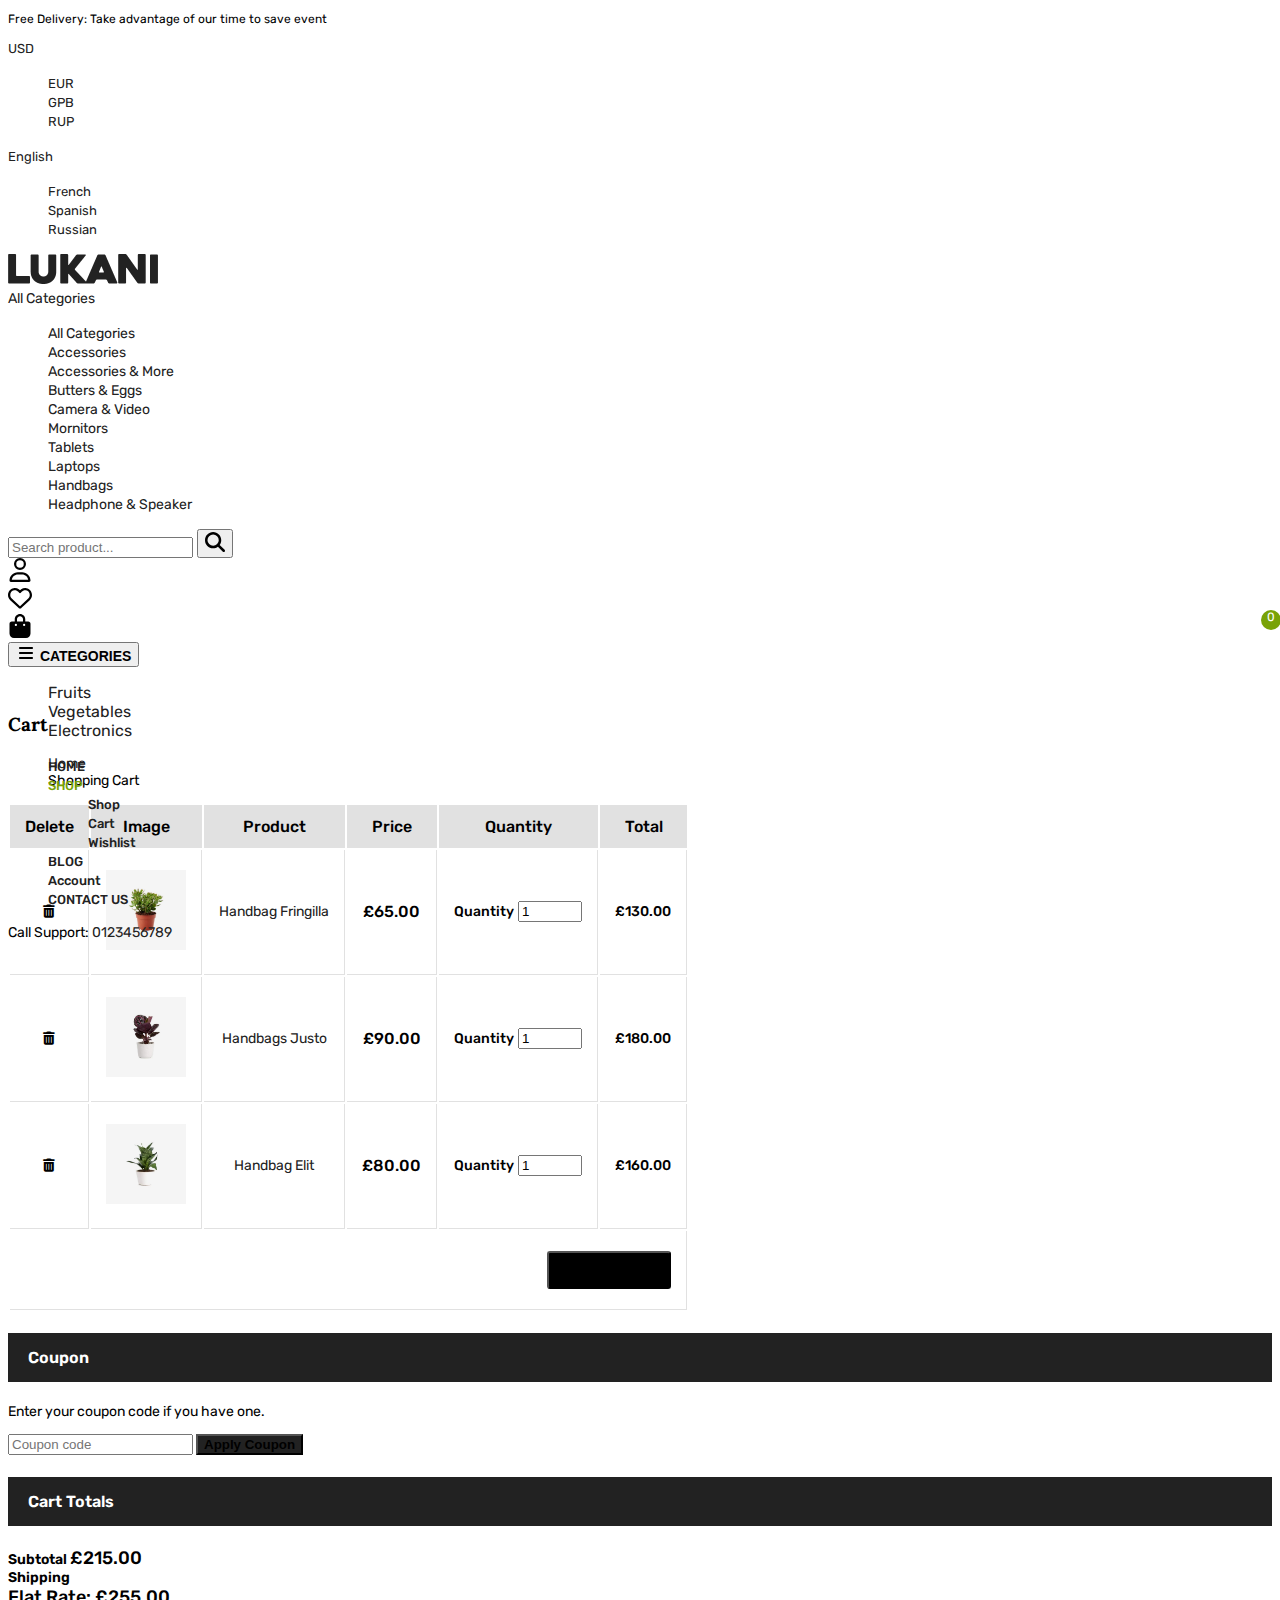
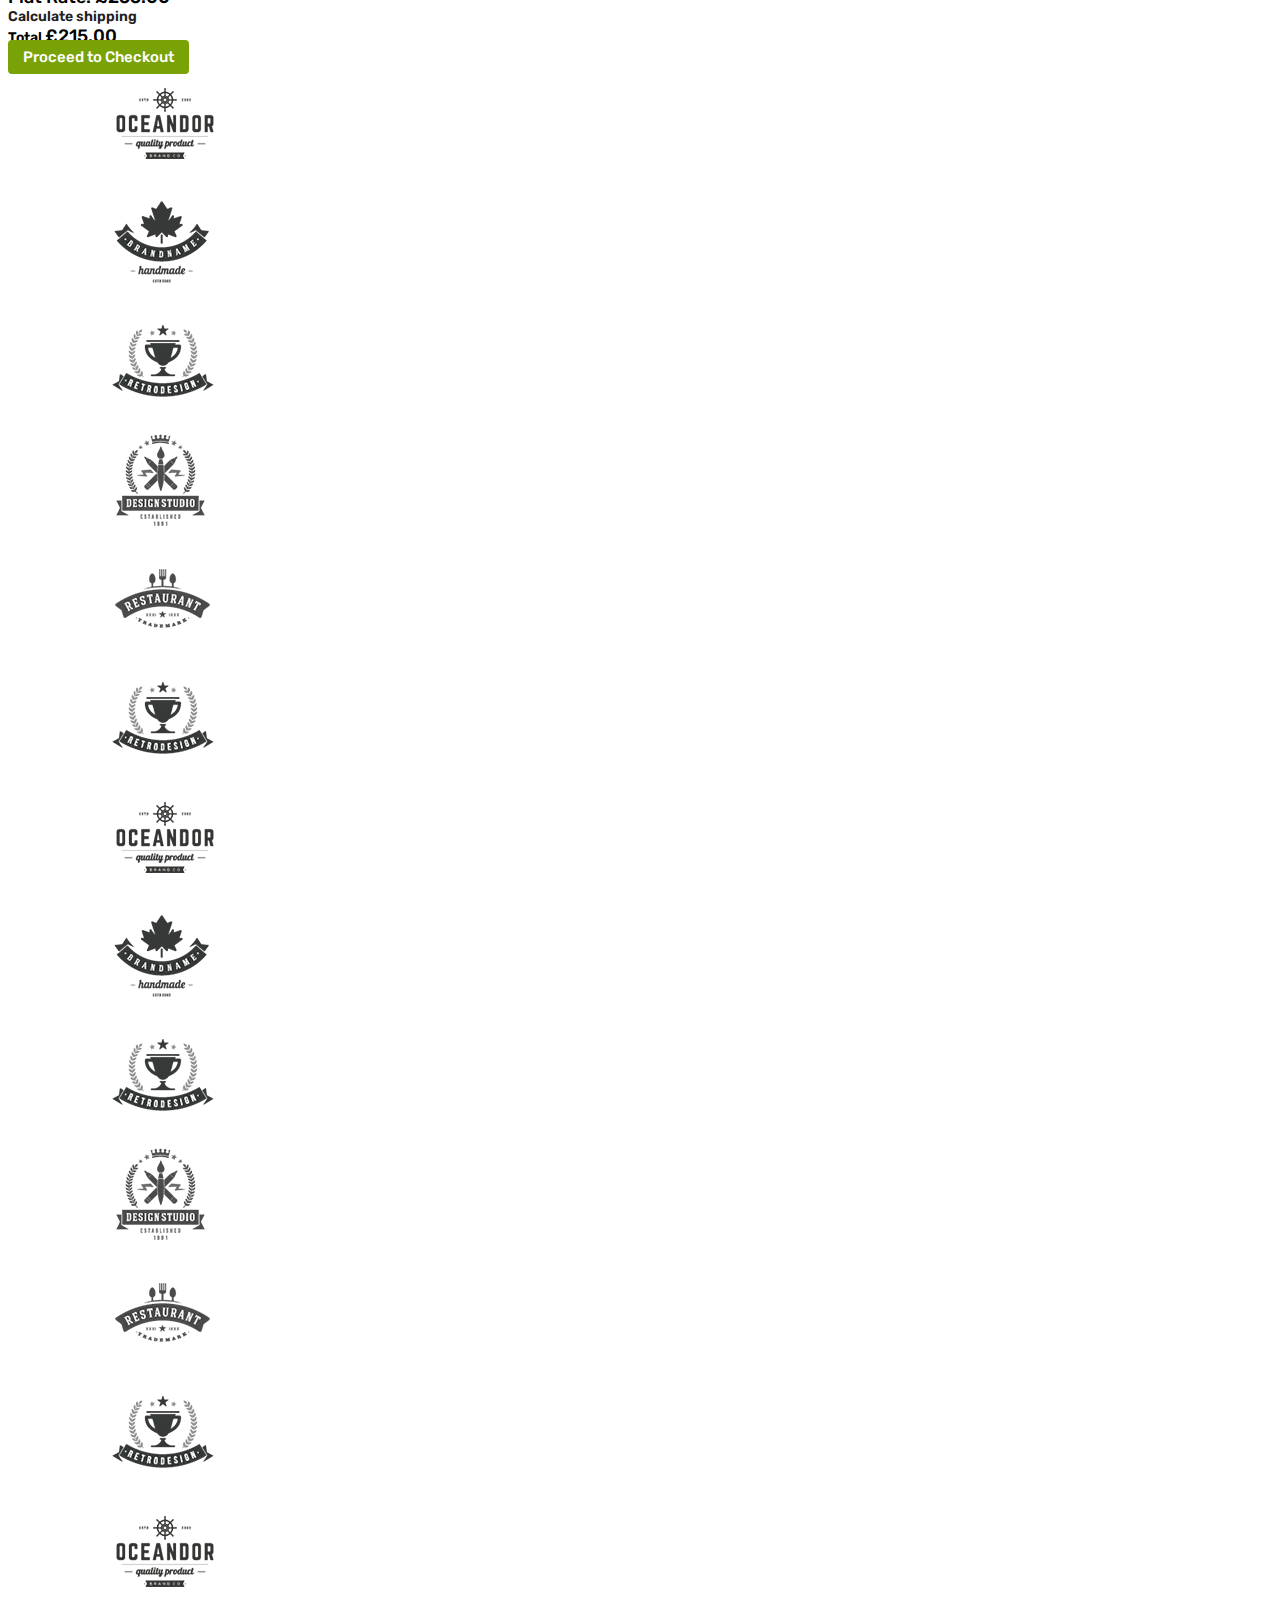
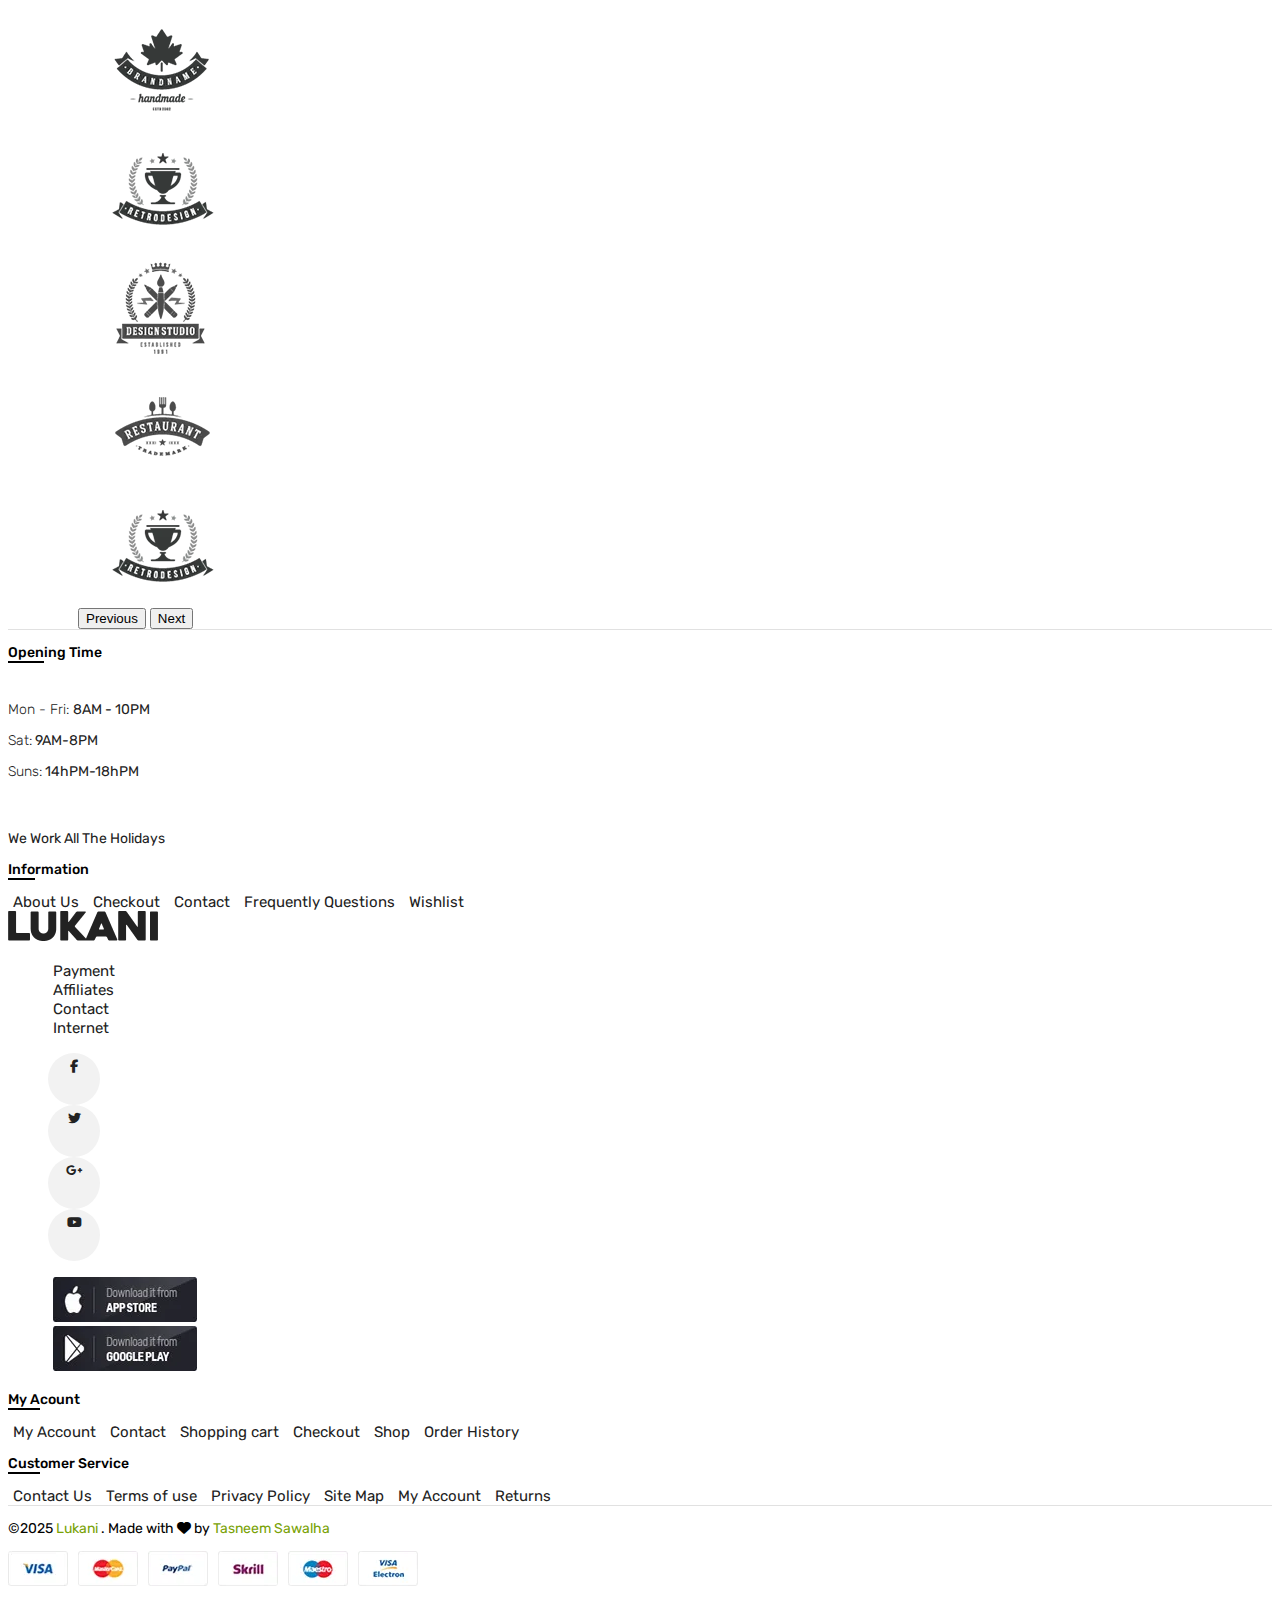
<file: cart.html>
<!DOCTYPE html>
<html lang="en">

<head>
    <meta charset="UTF-8">
    <meta http-equiv="X-UA-Compatible" content="IE=edge">
    <meta name="viewport" content="width=device-width, initial-scale=1">
    <title>Lukani - Cart
    </title>

    <!-- font awesome -->
    <link rel="stylesheet" href="https://cdnjs.cloudflare.com/ajax/libs/font-awesome/6.7.2/css/all.min.css"
        integrity="sha512-Evv84Mr4kqVGRNSgIGL/F/aIDqQb7xQ2vcrdIwxfjThSH8CSR7PBEakCr51Ck+w+/U6swU2Im1vVX0SVk9ABhg=="
        crossorigin="anonymous" referrerpolicy="no-referrer" />
    <!-- bootstrap css 5.3 -->
    <link href="https://cdn.jsdelivr.net/npm/bootstrap@5.3.7/dist/css/bootstrap.min.css" rel="stylesheet"
        integrity="sha384-LN+7fdVzj6u52u30Kp6M/trliBMCMKTyK833zpbD+pXdCLuTusPj697FH4R/5mcr" crossorigin="anonymous">

    <link rel="stylesheet" href="./assest/css/main.css">
    <link rel="stylesheet" href="./assest/css/shop.css">
    <link rel="stylesheet" href="./assest/css/cart.css">


</head>

<body>
    <header class="header margin-bottom-70 mt-3">
        <div class="top-header border-bottom">
            <div class="container">

                <div class="row row align-items-center">
                    <div class="col-lg-7 col-md-7">
                        <p>Free Delivery: Take advantage of our time to save event</p>
                    </div>
                    <div class="col-lg-5 col-md-5">
                        <div class="ul d-flex justify-content-end">
                            <li class="currency">
                                <div class="dropdown ">
                                    <a class="btn btn-secondary dropdown-toggle border-0 bg-transparent text-dark-emphasis"
                                        href="#" role="button" data-bs-toggle="dropdown" aria-expanded="false">
                                        USD
                                    </a>

                                    <ul class="dropdown-menu">
                                        <li><a class="dropdown-item" href="#">EUR</a></li>
                                        <li><a class="dropdown-item" href="#">GPB</a></li>
                                        <li><a class="dropdown-item" href="#">RUP</a></li>
                                    </ul>
                                </div>
                            </li>
                            <li class="language">
                                <div class="dropdown ">
                                    <a class="btn btn-secondary dropdown-toggle border-0 bg-transparent text-dark-emphasis"
                                        href="#" role="button" data-bs-toggle="dropdown" aria-expanded="false">
                                        English
                                    </a>

                                    <ul class="dropdown-menu">
                                        <li><a class="dropdown-item" href="#">French</a></li>
                                        <li><a class="dropdown-item" href="#">Spanish</a></li>
                                        <li><a class="dropdown-item" href="#">Russian</a></li>
                                    </ul>
                                </div>

                            </li>
                        </div>
                    </div>

                </div>

            </div>

        </div>

        <div class="middle-header border-bottom ">
            <div class="container">
                <div class="row align-items-center">
                    <div class="col-lg-3 col-md-2 col-2 py-4">
                        <div class="logo">
                            <a href="./index.html">
                                <img class="img-fluid logo-img" src="assest/image/puplic/logo.webp" alt="logo"> </a>
                        </div>

                    </div>


                    <div class="col-lg-9 col-md-8 col-8">
                        <div class="row justify-content-between">
                            <div class="search col-lg-7 col-md-6 col-6 py-4">


                                <div class="input-group rounded-pill border ">

                                    <!-- Dropdown -->
                                    <div class="dropdown p-2">
                                        <a class="btn btn-secondary dropdown-toggle border-0 bg-transparent text-dark-emphasis border-end rounded-0"
                                            href="#" role="button" data-bs-toggle="dropdown" aria-expanded="false">
                                            All Categories
                                        </a>
                                        <ul class="dropdown-menu">
                                            <li><a class="dropdown-item" href="#">All Categories</a></li>
                                            <li><a class="dropdown-item" href="#">Accessories</a></li>
                                            <li><a class="dropdown-item" href="#">Accessories &amp; More</a></li>
                                            <li><a class="dropdown-item" href="#">Butters &amp; Eggs</a></li>
                                            <li><a class="dropdown-item" href="#">Camera &amp; Video</a></li>
                                            <li><a class="dropdown-item" href="#">Mornitors</a></li>
                                            <li><a class="dropdown-item" href="#">Tablets</a></li>
                                            <li><a class="dropdown-item" href="#">Laptops</a></li>
                                            <li><a class="dropdown-item" href="#">Handbags</a></li>
                                            <li><a class="dropdown-item" href="#">Headphone &amp; Speaker</a></li>


                                        </ul>
                                    </div>
                                    <!-- Search Input -->
                                    <input type="text" class="form-control border-0" placeholder="Search product...">

                                    <!-- Search Icon -->
                                    <button class="btn btn-white px-3" type="button">
                                        <svg xmlns="http://www.w3.org/2000/svg" height="20" width="20"
                                            viewBox="0 0 512 512">
                                            <path
                                                d="M416 208c0 45.9-14.9 88.3-40 122.7L502.6 457.4c12.5 12.5 12.5 32.8 0 45.3s-32.8 12.5-45.3 0L330.7 376c-34.4 25.2-76.8 40-122.7 40C93.1 416 0 322.9 0 208S93.1 0 208 0S416 93.1 416 208zM208 352a144 144 0 1 0 0-288 144 144 0 1 0 0 288z" />
                                        </svg>
                                    </button>
                                </div>









                            </div>
                            <div class="header-actions col-lg-3 col-md-12 col-sm-12 border-end border-start py-4 ">
                                <div class=" d-flex justify-content-center gap-4 ms-3 me-3 align-items-center	">
                                    <div> <a href="./login.html"><svg class="specialBlack" xmlns="http://www.w3.org/2000/svg"
                                                height="24" width="24" viewBox="0 0 448 512">
                                                <!--!Font Awesome Free 6.7.2 by @fontawesome - https://fontawesome.com License - https://fontawesome.com/license/free Copyright 2025 Fonticons, Inc.-->
                                                <path
                                                    d="M304 128a80 80 0 1 0 -160 0 80 80 0 1 0 160 0zM96 128a128 128 0 1 1 256 0A128 128 0 1 1 96 128zM49.3 464l349.5 0c-8.9-63.3-63.3-112-129-112l-91.4 0c-65.7 0-120.1 48.7-129 112zM0 482.3C0 383.8 79.8 304 178.3 304l91.4 0C368.2 304 448 383.8 448 482.3c0 16.4-13.3 29.7-29.7 29.7L29.7 512C13.3 512 0 498.7 0 482.3z" />
                                            </svg></a></div>
                                    <div> <a href="./wishlist.html"> <svg class="specialBlack"
                                                xmlns="http://www.w3.org/2000/svg" height="24" width="24"
                                                viewBox="0 0 512 512">
                                                <!--!Font Awesome Free 6.7.2 by @fontawesome - https://fontawesome.com License - https://fontawesome.com/license/free Copyright 2025 Fonticons, Inc.-->
                                                <path
                                                    d="M225.8 468.2l-2.5-2.3L48.1 303.2C17.4 274.7 0 234.7 0 192.8l0-3.3c0-70.4 50-130.8 119.2-144C158.6 37.9 198.9 47 231 69.6c9 6.4 17.4 13.8 25 22.3c4.2-4.8 8.7-9.2 13.5-13.3c3.7-3.2 7.5-6.2 11.5-9c0 0 0 0 0 0C313.1 47 353.4 37.9 392.8 45.4C462 58.6 512 119.1 512 189.5l0 3.3c0 41.9-17.4 81.9-48.1 110.4L288.7 465.9l-2.5 2.3c-8.2 7.6-19 11.9-30.2 11.9s-22-4.2-30.2-11.9zM239.1 145c-.4-.3-.7-.7-1-1.1l-17.8-20-.1-.1s0 0 0 0c-23.1-25.9-58-37.7-92-31.2C81.6 101.5 48 142.1 48 189.5l0 3.3c0 28.5 11.9 55.8 32.8 75.2L256 430.7 431.2 268c20.9-19.4 32.8-46.7 32.8-75.2l0-3.3c0-47.3-33.6-88-80.1-96.9c-34-6.5-69 5.4-92 31.2c0 0 0 0-.1 .1s0 0-.1 .1l-17.8 20c-.3 .4-.7 .7-1 1.1c-4.5 4.5-10.6 7-16.9 7s-12.4-2.5-16.9-7z" />
                                            </svg></a></div>
                                    <div class="notification"> <a href="#"> <svg xmlns="http://www.w3.org/2000/svg"
                                                height="24" width="24" viewBox="0 0 448 512">
                                                <!--!Font Awesome Free 6.7.2 by @fontawesome - https://fontawesome.com License - https://fontawesome.com/license/free Copyright 2025 Fonticons, Inc.-->
                                                <path
                                                    d="M160 112c0-35.3 28.7-64 64-64s64 28.7 64 64l0 48-128 0 0-48zm-48 48l-64 0c-26.5 0-48 21.5-48 48L0 416c0 53 43 96 96 96l256 0c53 0 96-43 96-96l0-208c0-26.5-21.5-48-48-48l-64 0 0-48C336 50.1 285.9 0 224 0S112 50.1 112 112l0 48zm24 48a24 24 0 1 1 0 48 24 24 0 1 1 0-48zm152 24a24 24 0 1 1 48 0 24 24 0 1 1 -48 0z" />
                                            </svg> </a></div>

                                </div>
                            </div>
                        </div>
                    </div>
                    <div class="category-btn col-lg-0 col-md-2 col-2 ">
                        <button class="btn border-black rounded-0" type="button" data-bs-toggle="offcanvas"
                            data-bs-target="#offcanvasWithBothOptions" aria-controls="offcanvasWithBothOptions">
                            <svg xmlns="http://www.w3.org/2000/svg" height="26" width="26" viewBox="0 0 448 512">
                                <path fill="black"
                                    d="M0 96c0-17.7 14.3-32 32-32h384c17.7 0 32 14.3 32 32s-14.3 32-32 32H32C14.3 128 0 113.7 0 96zm0 160c0-17.7 14.3-32 32-32h384c17.7 0 32 14.3 32 32s-14.3 32-32 32H32c-17.7 0-32-14.3-32-32zm0 160c0-17.7 14.3-32 32-32h384c17.7 0 32 14.3 32 32s-14.3 32-32 32H32c-17.7 0-32-14.3-32-32z" />
                            </svg> </button>

                            <div class="offcanvas offcanvas-start navbar-toggler border-0" data-bs-scroll="true" tabindex="-1" id="offcanvasWithBothOptions" aria-labelledby="offcanvasWithBothOptionsLabel">
                                <div class="offcanvas-header p-0 ">
                                    <!-- Promo Banner -->
                                 
                                        <button type="button" class="btn-close position-absolute top-0 end-0 m-2" data-bs-dismiss="offcanvas" aria-label="Close"></button>
                                </div>
                                
                                <div class="offcanvas-body mt-4 px-0">
                                    <p class="promo-text text-center">Free Delivery: Take advantage of our time to save event</p>
        
                                    <!-- Currency and Language Settings -->
                                    <div class="ul d-flex justify-content-center ">
                                        <li class="currency">
                                            <div class="dropdown ">
                                                <a class="btn btn-secondary dropdown-toggle border-0 bg-transparent text-dark-emphasis"
                                                    href="#" role="button" data-bs-toggle="dropdown" aria-expanded="false">
                                                    USD
                                                </a>
            
                                                <ul class="dropdown-menu">
                                                    <li><a class="dropdown-item" href="#">EUR</a></li>
                                                    <li><a class="dropdown-item" href="#">GPB</a></li>
                                                    <li><a class="dropdown-item" href="#">RUP</a></li>
                                                </ul>
                                            </div>
                                        </li>
                                        <li class="language">
                                            <div class="dropdown ">
                                                <a class="btn btn-secondary dropdown-toggle border-0 bg-transparent text-dark-emphasis"
                                                    href="#" role="button" data-bs-toggle="dropdown" aria-expanded="false">
                                                    English
                                                </a>
            
                                                <ul class="dropdown-menu">
                                                    <li><a class="dropdown-item" href="#">French</a></li>
                                                    <li><a class="dropdown-item" href="#">Spanish</a></li>
                                                    <li><a class="dropdown-item" href="#">Russian</a></li>
                                                </ul>
                                            </div>
            
                                        </li>
                                    </div>
            
                                    <!-- Search Section -->
                                    <div class="search-section mt-3">
                                        <div class="search-input">
                                            <input type="text" placeholder="Search product..." class="border">
                                            <svg class="search-icon" xmlns="http://www.w3.org/2000/svg" height="20" width="20" viewBox="0 0 512 512">
                                                <path
                                                    d="M416 208c0 45.9-14.9 88.3-40 122.7L502.6 457.4c12.5 12.5 12.5 32.8 0 45.3s-32.8 12.5-45.3 0L330.7 376c-34.4 25.2-76.8 40-122.7 40C93.1 416 0 322.9 0 208S93.1 0 208 0S416 93.1 416 208zM208 352a144 144 0 1 0 0-288 144 144 0 1 0 0 288z" />
                                            </svg>
                                                </div>
                                    </div>
                        
                                    <!-- Categories Dropdown -->
                                    <div class="categories-section mt-3 px-5">
        
                                        <div class="dropdown p-2">
                                            <a class="btn btn-secondary dropdown-toggle border bg-transparent text-dark-emphasis  rounded-0 px-3"
                                                href="#" role="button" data-bs-toggle="dropdown" aria-expanded="false">
                                                All Categories
                                            </a>
                                            <ul class="dropdown-menu">
                                                <li><a class="dropdown-item" href="#">All Categories</a></li>
                                                <li><a class="dropdown-item" href="#">Accessories</a></li>
                                                <li><a class="dropdown-item" href="#">Accessories &amp; More</a></li>
                                                <li><a class="dropdown-item" href="#">Butters &amp; Eggs</a></li>
                                                <li><a class="dropdown-item" href="#">Camera &amp; Video</a></li>
                                                <li><a class="dropdown-item" href="#">Mornitors</a></li>
                                                <li><a class="dropdown-item" href="#">Tablets</a></li>
                                                <li><a class="dropdown-item" href="#">Laptops</a></li>
                                                <li><a class="dropdown-item" href="#">Handbags</a></li>
                                                <li><a class="dropdown-item" href="#">Headphone &amp; Speaker</a></li>
        
        
                                            </ul>
                                        </div>
        
                                    </div>
                        
                                    <!-- Support Info -->
                                    <div class="support-section text-center  my-3">
                                        <!-- <p class="support-text">Call Support: 0123456789</p> -->
                                        <p class="support-text">Call Support: <a  href="tel:0123456789">0123456789</a></p>
        
                                    </div>
                        
                                    <!-- Navigation Menu -->
                                    <ul class="nav-menu mb-4">
                                        <li class="active">
                                            <a href="#">
                                                <span>Home</span>
                                            </a>
                                        </li>
                                        <li>
                                            <a href="./shop.html">
                                                <span>Shop</span>
                                            </a>
                                        </li>
                                        <li>
                                            <a href="./blog.html">
                                                <span>Blog</span>
                                            </a>
                                        </li>
                                        <li>
                                            <a href="./login.html">
                                                <span>My Account</span>
                                            </a>
                                        </li>
                                        <li>
                                            <a href="./contact-us.html">
                                                <span>Contact us</span>
                                            </a>
                                        </li>
                                    </ul>
        
                                    <!-- email Info -->
                                    <div class="email-section text-center  my-4">
                                        <a href="#"><i class="fa-regular fa-envelope"></i> demo@example.com</a>
                                    </div>
                                    <div class="share-buttons d-flex gap-2 justify-content-center my-4">
                                        <a href="#" class="share-btn d-flex facebook" title="Share on Facebook">
                                            <i class="fab fa-facebook-f "></i>
                                        </a>
                                        <a href="#" class="share-btn d-flex twitter" title="Share on Twitter">
                                            <i class="fab fa-twitter"></i>
                                        </a>
                                        <a href="#" class="share-btn d-flex pinterest" title="Share on Pinterest">
                                            <i class="fa-brands fa-pinterest" ></i>
                                        </a>
                                        <a href="#" class="share-btn d-flex google-plus" title="Share on Google+">
                                            <i class="fab fa-google-plus-g"></i>
                                        </a>
                                        <a href="#" class="share-btn d-flex linkedin" title="Share on LinkedIn">
                                            <i class="fab fa-linkedin-in"></i>
                                        </a>
                                    </div>
        
        
        
                                </div>
             
                            </div>
        
                    </div>
                </div>
            </div>

        </div>
        <div class="bottom-header py-3">
            <nav class="navbar navbar-expand-lg    w-100 mb-1">
                <div class="container d-block py-2">
                    <div class="row justify-content-between">

                        <!-- Categories Dropdown -->
                        <div class="dropdown col-lg-3 col-md-5">
                            <button class="btn dropdown-toggle d-flex align-items-center " type="button"
                                data-bs-toggle="dropdown">
                                <svg xmlns="http://www.w3.org/2000/svg" height="16" width="20" viewBox="0 0 448 512"
                                    class="me-2">
                                    <path
                                        d="M0 96c0-17.7 14.3-32 32-32h384c17.7 0 32 14.3 32 32s-14.3 32-32 32H32C14.3 128 0 113.7 0 96zm0 160c0-17.7 14.3-32 32-32h384c17.7 0 32 14.3 32 32s-14.3 32-32 32H32c-17.7 0-32-14.3-32-32zm0 160c0-17.7 14.3-32 32-32h384c17.7 0 32 14.3 32 32s-14.3 32-32 32H32c-17.7 0-32-14.3-32-32z" />
                                </svg>
                                CATEGORIES
                            </button>
                            <ul class="dropdown-menu">
                                <li><a class="dropdown-item" href="#">Fruits</a></li>
                                <li><a class="dropdown-item" href="#">Vegetables</a></li>
                                <li><a class="dropdown-item" href="#">Electronics</a></li>
                            </ul>
                        </div>

                        <!-- Main Menu -->
                        <div class="collapse navbar-collapse col-lg-5 col-md-5 border-start"
                            id="navbarSupportedContent">
                            <ul class="support-content navbar-nav  align-items-center ">
                                <li class="nav-item me-4">
                                    <a class="nav-link " aria-current="page" href="./index.html">HOME</a>
                                </li>

                                <li class="nav-item me-4 dropdown">
                                    <a class="nav-link dropdown-toggle active" href="" role="button"
                                        data-bs-toggle="dropdown" aria-expanded="false">
                                        SHOP
                                    </a>
                                    <ul class="dropdown-menu">
                                        <li><a class="dropdown-item" href="./shop.html">Shop</a></li>
                                        <li><a class="dropdown-item" href="./cart.html">Cart</a></li>
                                        <li><a class="dropdown-item" href="./wishlist.html">Wishlist</a></li>
                                    </ul>
                                </li>







                                <li class="nav-item me-4">
                                    <a class="nav-link" href="./blog.html">BLOG</a>
                                </li>
                                <li class="nav-item me-4">
                                    <a class="nav-link text-uppercase" href="./login.html">Account</a>
                                </li>


                                <li class="nav-item me-4">
                                    <a class="nav-link" href="./contact-us.html">CONTACT US</a>
                                </li>
                            </ul>
                        </div>
                        <!-- Call Support -->
                        <div class="call-support col-lg-3 col-md-5 text-end ">
                            <p>Call Support: <a class="text-dark" href="tel:0123456789">0123456789</a></p>

                        </div>
                    </div>
                </div>
            </nav>
        </div>

    </header>



    <main>

        <section class="Breadcrumb-div  mb-5">
            <nav aria-label="breadcrumb ">
                <div class="container">
                    <div class="row">
                        <div class="col-12 text-center py-5 ">
                            <h3 class="fs-2">Cart
                            </h3>
                            <ol class="breadcrumb justify-content-center font-size-14">
                                <li class="breadcrumb-item"><a href="./index.html">Home</a></li>
                                <li class="breadcrumb-item " aria-current="page">Shopping Cart
                                </li>
                            </ol>

                        </div>


                    </div>
                </div>
            </nav>

        </section>

        <section class="cart-table py-5">
            <div class="container ">
                <div class="row">

                    <table class="cart-table border">
                        <thead>
                            <tr>
                                <th>Delete</th>
                                <th>Image</th>
                                <th>Product</th>
                                <th>Price</th>
                                <th>Quantity</th>
                                <th>Total</th>
                            </tr>
                        </thead>
                        <tbody>
                            <tr>
                                <td>
                                    <button class="delete-btn" onclick="deleteItem(this)" title="Remove item">
                                        <i class="fa-solid fa-trash-can"></i>

                                    </button>
                                </td>
                                <td>
                                    <img src="./assest/image/product/product.webp" alt="Handbag Fringilla"
                                        class="product-image">
                                </td>
                                <td>
                                    <div class="product-name"> <a href="#">Handbag Fringilla</a></div>
                                </td>
                                <td>
                                    <div class="price">£65.00</div>
                                </td>
                                <td class="product_quantity">
                                    <label class="quantity-text">Quantity</label>
                                    <input min="1" max="100" value="1" class="quantity-number" type="number">
                                </td>
                                <td>
                                    <div class="total">£130.00</div>
                                </td>
                            </tr>

                            <tr>
                                <td>
                                    <button class="delete-btn" onclick="deleteItem(this)" title="Remove item">
                                        <i class="fa-solid fa-trash-can"></i>
                                    </button>
                                </td>
                                <td>
                                    <img src="./assest/image/product/product2.webp" alt="Handbags Justo"
                                        class="product-image">
                                </td>
                                <td>
                                    <div class="product-name">
                                        <a href="#">
                                            Handbags Justo</a>
                                    </div>
                                </td>
                                <td>
                                    <div class="price">£90.00</div>
                                </td>
                                <td class="product_quantity">
                                    <label class="quantity-text">Quantity</label>
                                    <input min="1" max="100" value="1" class="quantity-number" type="number">
                                </td>
                                <td>
                                    <div class="total">£180.00</div>
                                </td>
                            </tr>

                            <tr>
                                <td>
                                    <button class="delete-btn" onclick="deleteItem(this)" title="Remove item">
                                        <i class="fa-solid fa-trash-can"></i>
                                    </button>
                                </td>
                                <td>
                                    <img src="./assest/image/product/product7.webp" alt="Handbag Elit"
                                        class="product-image">
                                </td>
                                <td>
                                    <div class="product-name"><a href="#"> Handbag Elit </a></div>
                                </td>
                                <td>
                                    <div class="price">£80.00</div>
                                </td>
                                <td class="product_quantity">
                                    <label class="quantity-text">Quantity</label>
                                    <input min="1" max="100" value="1" class="quantity-number" type="number">
                                </td>
                                <td>
                                    <div class="total">£160.00</div>
                                </td>
                            </tr>
                            <tr>
                                <td colspan="6" class="text-center">

                                    <div class="cart-actions">
                                        <button
                                            class="update-cart-btn  text-light border-0 outline-0 text-uppercase">UPDATE
                                            CART</button>
                                    </div>



                                </td>

                            </tr>
                        </tbody>
                    </table>


                </div>
            </div>


        </section>


        <section class="cart-card py-5">
            <div class="container ">
                <div class="row">
                    <div class="col-md-6">
                        <div class="section-card border">
                            <h4 class="section-header text-light text-uppercase">Coupon</h4>
                            <div class="section-body p-4">
                                <p class="coupon-description font-size-14 mb-3">Enter your coupon code if you have one.</p>
                                <div class="coupon-input-group d-flex gap-4 font-size-14">
                                    <input type="text" class="coupon-input  border py-2 px-3 " placeholder="Coupon code" id="couponCode">
                                    <button class="apply-coupon-btn text-light border-0 outline-0 py-2 px-4 text-uppercase" >Apply Coupon</button>
                                </div>
                            </div>
                        </div>
                    </div>
                    
                    <!-- Cart Totals Section -->
                    <div class="col-md-6">
                        <div class="section-card border">
                            <h4 class="section-header text-light text-uppercase">Cart Totals</h4>
                            <div class="section-body p-3">
                                <div class="totals-row d-flex justify-content-between align-items-center font-size-14 mb-1">
                                    <span class="totals-label">Subtotal</span>
                                    <span class="totals-value">£215.00</span>
                                </div>
                                
                                <div class="totals-row d-flex justify-content-between align-items-center font-size-14 border-bottom pb-3">
                                    <span class="totals-label">Shipping</span>
                                    <div class="text-end ">
                                        <div class="shipping-details d-flex justify-content-between gap-5 mb-3">
                                            <span class="totals-value">  Flat Rate: </span>
                                             <span class="totals-value"> £255.00</span>
                                            
                                            </div>
                                        <a href="#" class="calculate-shipping " >Calculate shipping</a>
                                    </div>
                                </div>
                                
                                <div class="totals-row total-row d-flex justify-content-between align-items-center font-size-14 my-3">
                                    <span class="totals-label">Total</span>
                                    <span class="totals-value">£215.00</span>
                                </div>
                                
                                <div class="d-flex justify-content-end my-3" >
                                    <a class="checkout-btn" href="#">Proceed to Checkout</a>
                                </div>
                            </div>
                        </div>
                    </div>

                </div>
            </div>


        </section>





        <section class="brand py-5">
            <div class="container-fluid">


                <div id="carouselExample2" class="carousel slide carousel-dark">
                    <div class="carousel-inner ">
                        <div class="carousel-item active  ">

                            <div class="row text-center">

                                <div class="swiper-slide col-lg-2 col-md-3 col-sm-4 "><img
                                        src="./assest/image/brands/brand1.webp" /></div>
                                <div class="swiper-slide col-lg-2 col-md-3 col-sm-4 "><img
                                        src="./assest/image/brands/brand2.webp" /></div>
                                <div class="swiper-slide col-lg-2 col-md-3 col-sm-4 "><img
                                        src="./assest/image/brands/brand3.webp" /></div>
                                <div class="swiper-slide col-lg-2 col-md-3 col-sm-4 "><img
                                        src="./assest/image/brands/brand4.webp" /></div>
                                <div class="swiper-slide col-lg-2 col-md-3 col-sm-4 "><img
                                        src="./assest/image/brands/brand5.webp" /></div>
                                <div class="swiper-slide col-lg-2 col-md-3 col-sm-4 "><img
                                        src="./assest/image/brands/brand6.webp" /></div>

                            </div>



                        </div>
                        <div class="carousel-item   ">

                            <div class="row text-center">

                                <div class="swiper-slide col-lg-2 col-md-3 col-sm-4 "><img
                                        src="./assest/image/brands/brand1.webp" /></div>
                                <div class="swiper-slide col-lg-2 col-md-3 col-sm-4 "><img
                                        src="./assest/image/brands/brand2.webp" /></div>
                                <div class="swiper-slide col-lg-2 col-md-3 col-sm-4 "><img
                                        src="./assest/image/brands/brand3.webp" /></div>
                                <div class="swiper-slide col-lg-2 col-md-3 col-sm-4 "><img
                                        src="./assest/image/brands/brand4.webp" /></div>
                                <div class="swiper-slide col-lg-2 col-md-3 col-sm-4 "><img
                                        src="./assest/image/brands/brand5.webp" /></div>
                                <div class="swiper-slide col-lg-2 col-md-3 col-sm-4 "><img
                                        src="./assest/image/brands/brand6.webp" /></div>

                            </div>



                        </div>
                        <div class="carousel-item   ">

                            <div class="row text-center">

                                <div class="swiper-slide col-lg-2 col-md-3 col-sm-4 "><img
                                        src="./assest/image/brands/brand1.webp" /></div>
                                <div class="swiper-slide col-lg-2 col-md-3 col-sm-4 "><img
                                        src="./assest/image/brands/brand2.webp" /></div>
                                <div class="swiper-slide col-lg-2 col-md-3 col-sm-4 "><img
                                        src="./assest/image/brands/brand3.webp" /></div>
                                <div class="swiper-slide col-lg-2 col-md-3 col-sm-4 "><img
                                        src="./assest/image/brands/brand4.webp" /></div>
                                <div class="swiper-slide col-lg-2 col-md-3 col-sm-4 "><img
                                        src="./assest/image/brands/brand5.webp" /></div>
                                <div class="swiper-slide col-lg-2 col-md-3 col-sm-4 "><img
                                        src="./assest/image/brands/brand6.webp" /></div>

                            </div>



                        </div>

                    </div>

                    <button class="carousel-control-prev" type="button" data-bs-target="#carouselExample2"
                        data-bs-slide="prev">
                        <span class="carousel-control-prev-icon"></span>
                        <span class="visually-hidden">Previous</span>
                    </button>
                    <button class="carousel-control-next" type="button" data-bs-target="#carouselExample2"
                        data-bs-slide="next">
                        <span class="carousel-control-next-icon"></span>
                        <span class="visually-hidden">Next</span>
                    </button>

                </div>

            </div>
        </section>

    </main>







    <footer class="footer mt-5">

        <div class="top-footer py-2">
            <div class="container  ">
                <div class="row py-5">
                    <div class="open-time col-lg-2 col-md-3 col-sm-6 my-4">

                        <h3 class="text-uppercase"> <span class="underline-header pb-2">Open</span>ing Time</h3>
                        <p class="mt-4"><span>Mon - Fri: </span>8AM - 10PM</p>
                        <p> <span>Sat:</span> 9AM-8PM</p>
                        <p class="mb-4"><span>Suns:</span> 14hPM-18hPM</p>
                        <p class="last-p fw-medium  mb-1">We Work All The Holidays</p>



                    </div>

                    <div class="col-lg-2 col-md-3 col-sm-6 my-4">
                        <h3 class="mb-4 text-uppercase"> <span class="underline-header pb-2"> Info</span>rmation</h3>

                        <nav class="nav flex-column">
                            <a class="nav-link mt-2" href="#">About Us</a>
                            <a class="nav-link" href="#">Checkout</a>
                            <a class="nav-link" href="./contact-us.html">Contact</a>
                            <a class="nav-link " href="#">Frequently Questions</a>
                            <a class="nav-link " href="./wishlist.html">Wishlist</a>

                        </nav>

                    </div>

                    <div class="col-lg-4 col-md-5 my-4">
                        <div class="logo text-center">
                            <a href="#">
                                <img class="img-fluid logo-img" src="assest/image/puplic/logo.webp" alt="logo"> </a>
                        </div>

                        <ul class="nav justify-content-center mt-4">
                            <li class="nav-item">
                                <a class="nav-link" href="#">Payment</a>
                            </li>
                            <li class="nav-item">
                                <a class="nav-link" href="#">Affiliates</a>
                            </li>
                            <li class="nav-item">
                                <a class="nav-link" href="#">Contact</a>
                            </li>
                            <li class="nav-item">
                                <a class="nav-link">Internet</a>
                            </li>
                        </ul>


                        <ul class="nav footer_social justify-content-center mt-4 gap-3">
                            <li class="nav-item">
                                <a class="nav-link p-2" href="#">
                                    <i class="fa-brands fa-facebook-f fa-sm"></i> </a>
                            </li>
                            <li class="nav-item">
                                <a class="nav-link p-2" href="#">
                                    <i class="fa-brands fa-twitter fa-sm"></i>
                                </a>
                            </li>
                            <li class="nav-item">
                                <a class="nav-link p-2" href="#">
                                    <i class="fa-brands fa-google-plus-g fa-sm"></i>
                                </a>
                            </li>
                            <li class="nav-item">
                                <a class="nav-link p-2" href="#">
                                    <i class="fa-brands fa-youtube fa-sm"></i>
                                </a>
                            </li>
                        </ul>

                        <ul class="nav  justify-content-center mt-4 ">
                            <li class="nav-item">
                                <a class="nav-link p-2" href="#">
                                    <img src="./assest/image/icon-app/icon-app.webp" alt="icon-app"></img>
                                </a>
                            </li>
                            <li class="nav-item">
                                <a class="nav-link p-2" href="#">
                                    <img src="./assest/image/icon-app/icon1-app.webp" alt="icon-app"></img>
                                </a>

                            </li>
                        </ul>


                    </div>

                    <div class="col-lg-2 col-md-3 col-sm-6 my-4">
                        <h3 class="mb-4 text-uppercase"> <span class="underline-header pb-2"> My A</span>count</h3>

                        <nav class="nav flex-column">
                            <a class="nav-link mt-2" href="./login.html">My Account</a>
                            <a class="nav-link" href="./contact-us.html">Contact</a>
                            <a class="nav-link" href="./cart.html">Shopping cart</a>
                            <a class="nav-link " href="#">Checkout</a>
                            <a class="nav-link " href="./shop.html">Shop</a>
                            <a class="nav-link " href="#">Order History</a>
                        </nav>

                    </div>
                    <div class="col-lg-2 col-md-3 col-sm-6 my-4">
                        <h3 class="mb-4 text-uppercase"> <span class="underline-header pb-2"> Cust</span>omer Service
                        </h3>
                        <nav class="nav flex-column">
                            <a class="nav-link mt-2" href="#">Contact Us</a>
                            <a class="nav-link" href="#">Terms of use</a>
                            <a class="nav-link" href="#">Privacy Policy</a>
                            <a class="nav-link " href="#">Site Map</a>
                            <a class="nav-link " href="#">My Account</a>
                            <a class="nav-link " href="#">Returns</a>

                        </nav>

                    </div>







                </div>
            </div>
        </div>
        <div class="bottom-footer">
            <div class="container ">
                <div class="row py-4 justify-content-between ">
                    <div class="info col-lg-4   ">
                        <p>©2025
                            <a href="#">Lukani</a>
                            . Made with
                            <i class="fa fa-heart text-danger"></i>
                            by <span>Tasneem Sawalha</span>
                        </p>
                    </div>

                    <div class="info col-lg-4  ">
                        <a href="#">
                            <img src="./assest/image/icon-app/payment.webp" alt="payment" />
                        </a>
                    </div>


                </div>

            </div>
        </div>
    </footer>


    <script>


        function changeGrid(colClass, button) {
            // Update product item classes
            const items = document.querySelectorAll('.product-item');
            items.forEach(item => {
                // Remove any old col-md-* class
                item.classList.remove('col-md-3', 'col-md-4', 'col-md-12');

                // Add the new column class
                item.classList.add(colClass);
            });

            // Remove active class from all buttons
            document.querySelectorAll('.btn-grid').forEach(btn => {
                btn.classList.remove('active');
            });

            // Add active class to clicked button
            button.classList.add('active');
        }


    </script>

    <!-- bootstrap js 5.3 -->
    <script src="https://cdn.jsdelivr.net/npm/bootstrap@5.3.7/dist/js/bootstrap.bundle.min.js"
        integrity="sha384-ndDqU0Gzau9qJ1lfW4pNLlhNTkCfHzAVBReH9diLvGRem5+R9g2FzA8ZGN954O5Q"
        crossorigin="anonymous"></script>
</body>

</html>
</file>
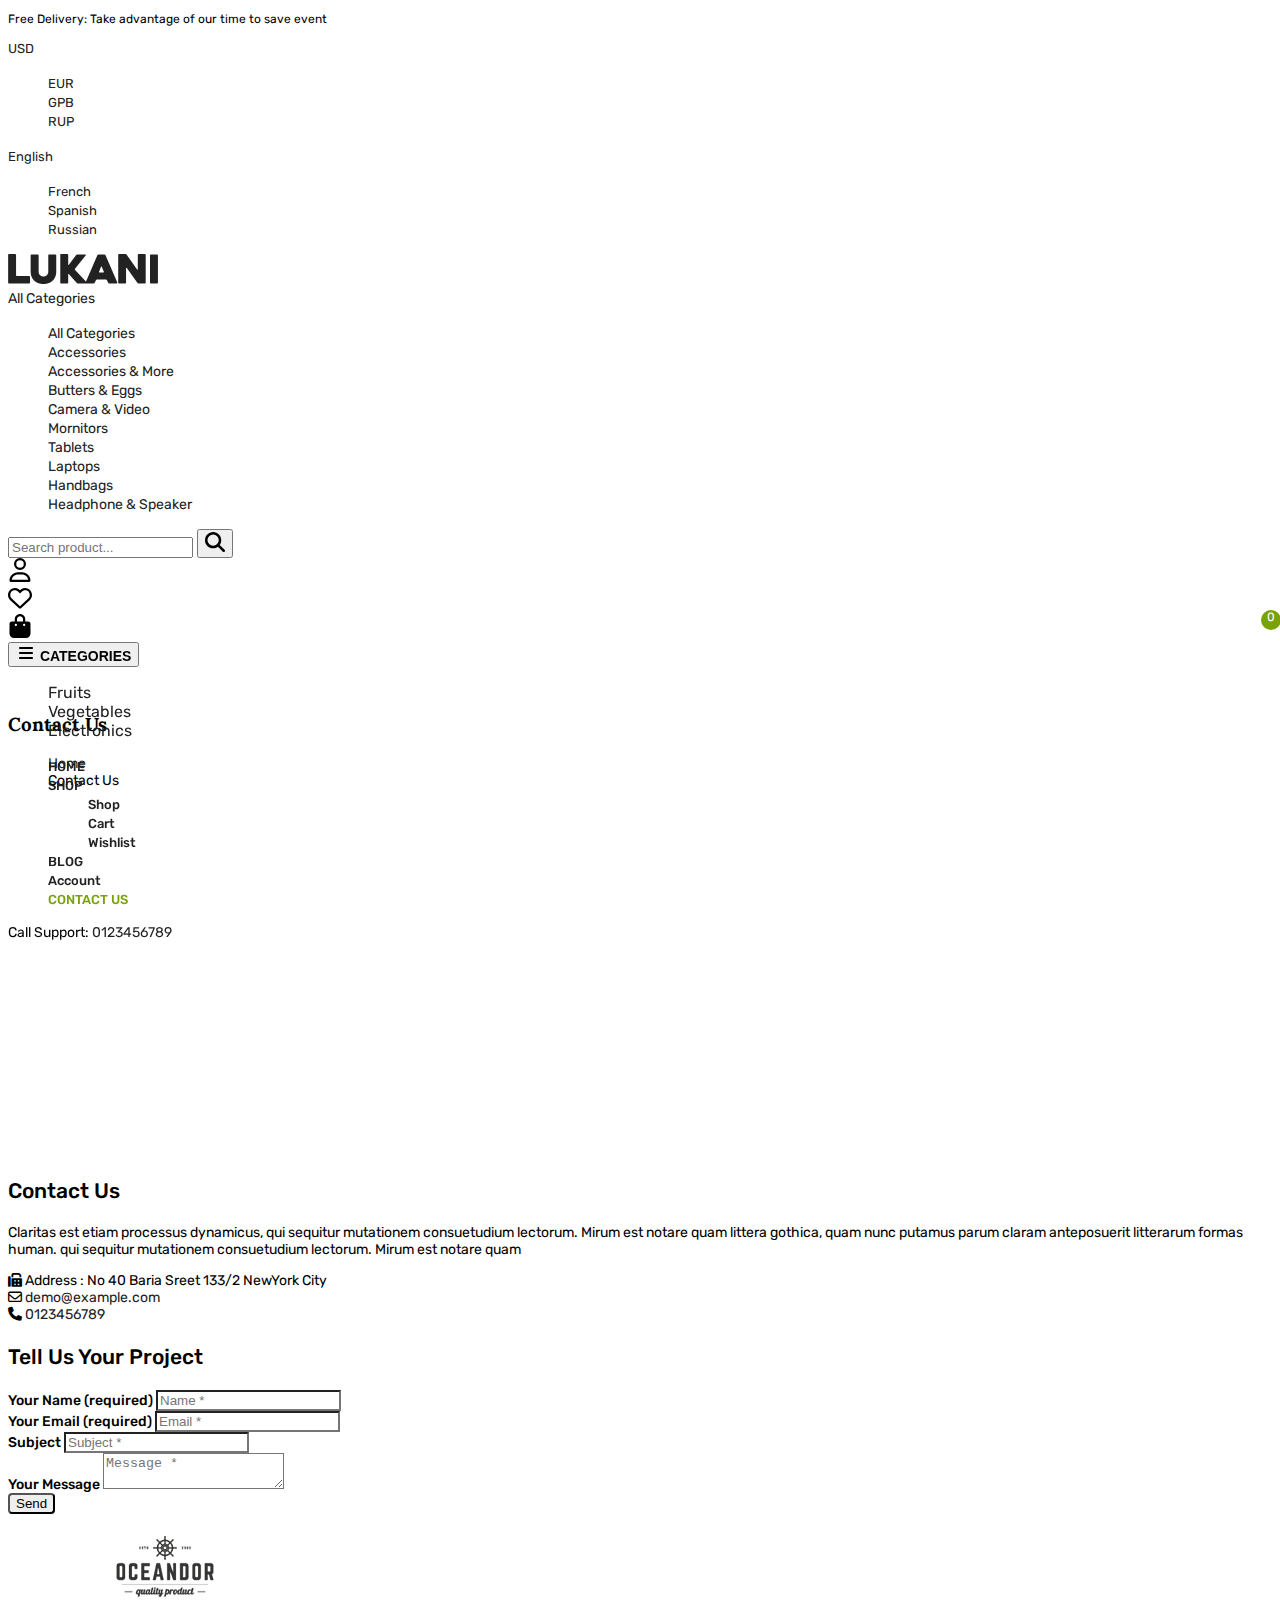
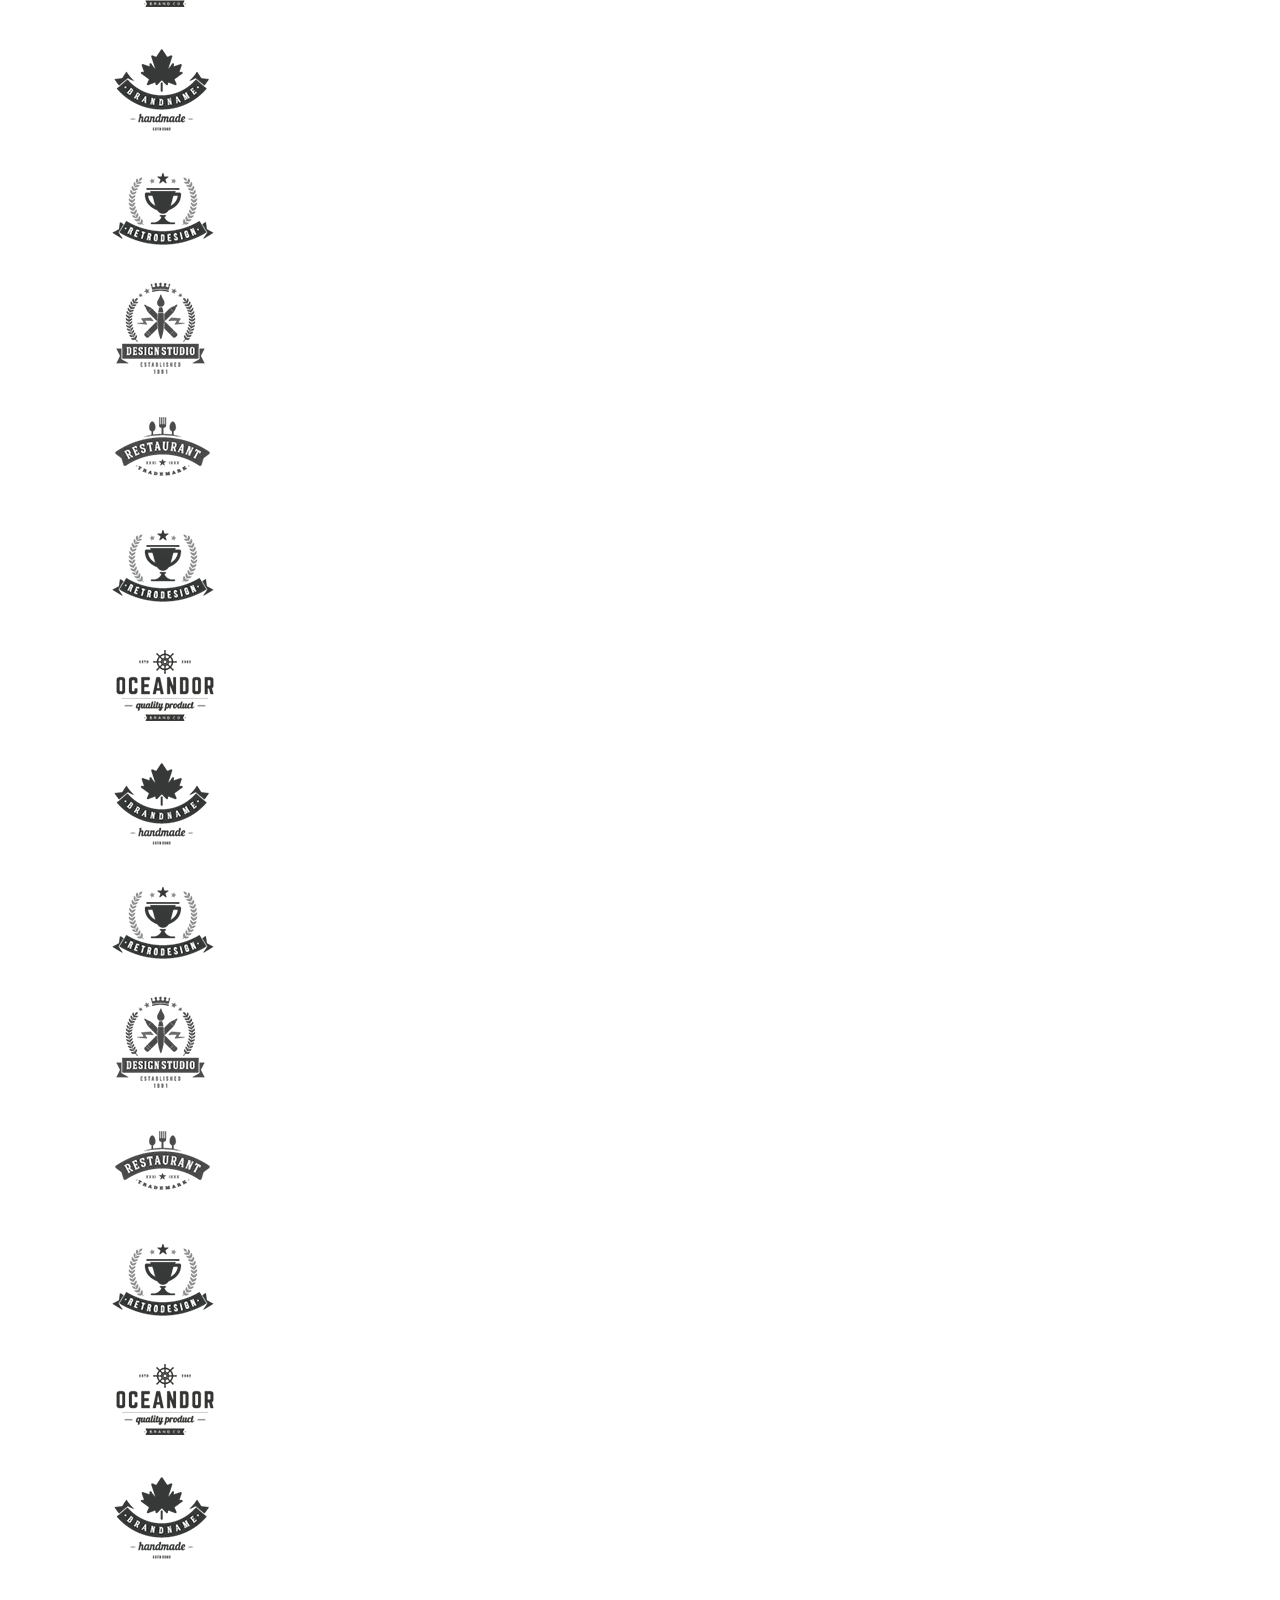
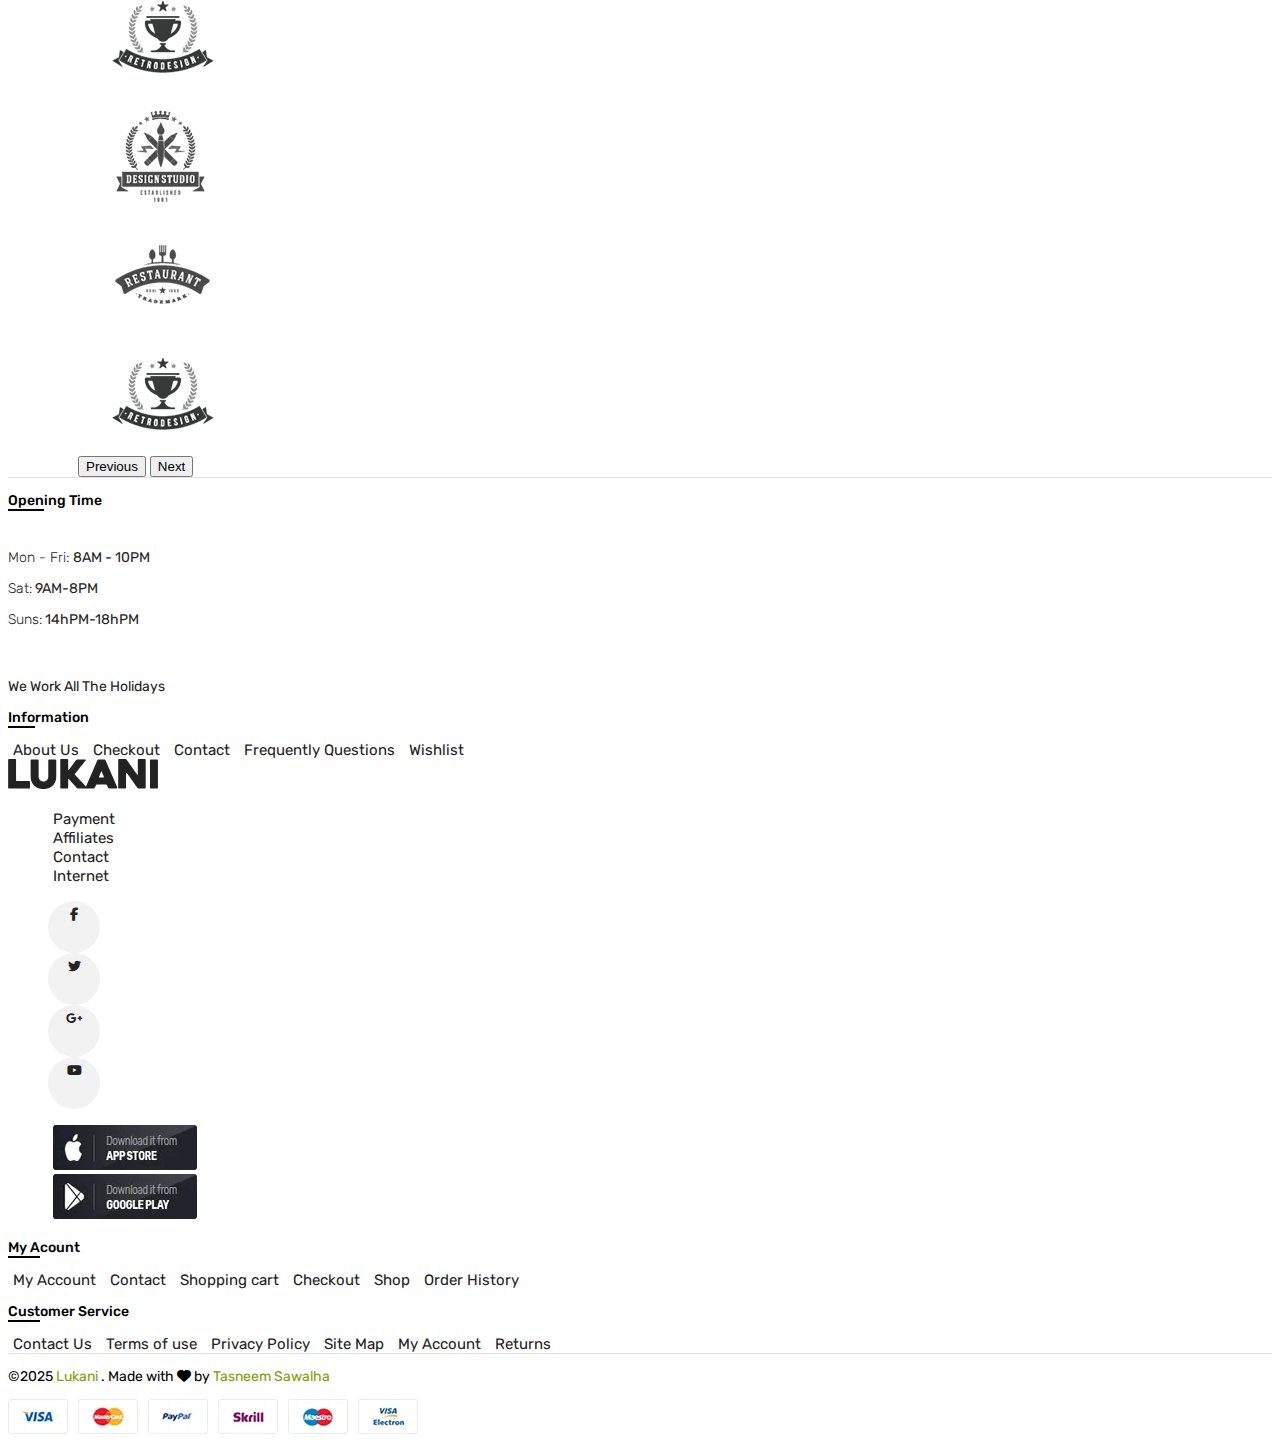
<file: contact-us.html>
<!DOCTYPE html>
<html lang="en">

<head>
    <meta charset="UTF-8">
    <meta http-equiv="X-UA-Compatible" content="IE=edge">
    <meta name="viewport" content="width=device-width, initial-scale=1">
    <title>Lukani - Contact Us
    </title>

    <!-- font awesome -->
    <link rel="stylesheet" href="https://cdnjs.cloudflare.com/ajax/libs/font-awesome/6.7.2/css/all.min.css"
        integrity="sha512-Evv84Mr4kqVGRNSgIGL/F/aIDqQb7xQ2vcrdIwxfjThSH8CSR7PBEakCr51Ck+w+/U6swU2Im1vVX0SVk9ABhg=="
        crossorigin="anonymous" referrerpolicy="no-referrer" />
    <!-- bootstrap css 5.3 -->
    <link href="https://cdn.jsdelivr.net/npm/bootstrap@5.3.7/dist/css/bootstrap.min.css" rel="stylesheet"
        integrity="sha384-LN+7fdVzj6u52u30Kp6M/trliBMCMKTyK833zpbD+pXdCLuTusPj697FH4R/5mcr" crossorigin="anonymous">

    <link rel="stylesheet" href="./assest/css/main.css">
    <link rel="stylesheet" href="./assest/css/shop.css">
    <link rel="stylesheet" href="./assest/css/contact-us.css">


</head>

<body>
    <header class="header margin-bottom-70 mt-3">
        <div class="top-header border-bottom">
            <div class="container">

                <div class="row row align-items-center">
                    <div class="col-lg-7 col-md-7">
                        <p>Free Delivery: Take advantage of our time to save event</p>
                    </div>
                    <div class="col-lg-5 col-md-5">
                        <div class="ul d-flex justify-content-end">
                            <li class="currency">
                                <div class="dropdown ">
                                    <a class="btn btn-secondary dropdown-toggle border-0 bg-transparent text-dark-emphasis"
                                        href="#" role="button" data-bs-toggle="dropdown" aria-expanded="false">
                                        USD
                                    </a>

                                    <ul class="dropdown-menu">
                                        <li><a class="dropdown-item" href="#">EUR</a></li>
                                        <li><a class="dropdown-item" href="#">GPB</a></li>
                                        <li><a class="dropdown-item" href="#">RUP</a></li>
                                    </ul>
                                </div>
                            </li>
                            <li class="language">
                                <div class="dropdown ">
                                    <a class="btn btn-secondary dropdown-toggle border-0 bg-transparent text-dark-emphasis"
                                        href="#" role="button" data-bs-toggle="dropdown" aria-expanded="false">
                                        English
                                    </a>

                                    <ul class="dropdown-menu">
                                        <li><a class="dropdown-item" href="#">French</a></li>
                                        <li><a class="dropdown-item" href="#">Spanish</a></li>
                                        <li><a class="dropdown-item" href="#">Russian</a></li>
                                    </ul>
                                </div>

                            </li>
                        </div>
                    </div>

                </div>

            </div>

        </div>

        <div class="middle-header border-bottom ">
            <div class="container">
                <div class="row align-items-center">
                    <div class="col-lg-3 col-md-2 col-2 py-4">
                        <div class="logo">
                            <a href="./index.html">
                                <img class="img-fluid logo-img" src="assest/image/puplic/logo.webp" alt="logo"> </a>
                        </div>

                    </div>


                    <div class="col-lg-9 col-md-8 col-8">
                        <div class="row justify-content-between">
                            <div class="search col-lg-7 col-md-6 col-6 py-4">


                                <div class="input-group rounded-pill border ">

                                    <!-- Dropdown -->
                                    <div class="dropdown p-2">
                                        <a class="btn btn-secondary dropdown-toggle border-0 bg-transparent text-dark-emphasis border-end rounded-0"
                                            href="#" role="button" data-bs-toggle="dropdown" aria-expanded="false">
                                            All Categories
                                        </a>
                                        <ul class="dropdown-menu">
                                            <li><a class="dropdown-item" href="#">All Categories</a></li>
                                            <li><a class="dropdown-item" href="#">Accessories</a></li>
                                            <li><a class="dropdown-item" href="#">Accessories &amp; More</a></li>
                                            <li><a class="dropdown-item" href="#">Butters &amp; Eggs</a></li>
                                            <li><a class="dropdown-item" href="#">Camera &amp; Video</a></li>
                                            <li><a class="dropdown-item" href="#">Mornitors</a></li>
                                            <li><a class="dropdown-item" href="#">Tablets</a></li>
                                            <li><a class="dropdown-item" href="#">Laptops</a></li>
                                            <li><a class="dropdown-item" href="#">Handbags</a></li>
                                            <li><a class="dropdown-item" href="#">Headphone &amp; Speaker</a></li>


                                        </ul>
                                    </div>
                                    <!-- Search Input -->
                                    <input type="text" class="form-control border-0" placeholder="Search product...">

                                    <!-- Search Icon -->
                                    <button class="btn btn-white px-3" type="button">
                                        <svg xmlns="http://www.w3.org/2000/svg" height="20" width="20"
                                            viewBox="0 0 512 512">
                                            <path
                                                d="M416 208c0 45.9-14.9 88.3-40 122.7L502.6 457.4c12.5 12.5 12.5 32.8 0 45.3s-32.8 12.5-45.3 0L330.7 376c-34.4 25.2-76.8 40-122.7 40C93.1 416 0 322.9 0 208S93.1 0 208 0S416 93.1 416 208zM208 352a144 144 0 1 0 0-288 144 144 0 1 0 0 288z" />
                                        </svg>
                                    </button>
                                </div>









                            </div>
                            <div class="header-actions col-lg-3 col-md-12 col-sm-12 border-end border-start py-4 ">
                                <div class=" d-flex justify-content-center gap-4 ms-3 me-3 align-items-center	">
                                    <div> <a href="./login.html"><svg class="specialBlack" xmlns="http://www.w3.org/2000/svg"
                                                height="24" width="24" viewBox="0 0 448 512">
                                                <!--!Font Awesome Free 6.7.2 by @fontawesome - https://fontawesome.com License - https://fontawesome.com/license/free Copyright 2025 Fonticons, Inc.-->
                                                <path
                                                    d="M304 128a80 80 0 1 0 -160 0 80 80 0 1 0 160 0zM96 128a128 128 0 1 1 256 0A128 128 0 1 1 96 128zM49.3 464l349.5 0c-8.9-63.3-63.3-112-129-112l-91.4 0c-65.7 0-120.1 48.7-129 112zM0 482.3C0 383.8 79.8 304 178.3 304l91.4 0C368.2 304 448 383.8 448 482.3c0 16.4-13.3 29.7-29.7 29.7L29.7 512C13.3 512 0 498.7 0 482.3z" />
                                            </svg></a></div>
                                    <div> <a href="./wishlist.html"> <svg class="specialBlack"
                                                xmlns="http://www.w3.org/2000/svg" height="24" width="24"
                                                viewBox="0 0 512 512">
                                                <!--!Font Awesome Free 6.7.2 by @fontawesome - https://fontawesome.com License - https://fontawesome.com/license/free Copyright 2025 Fonticons, Inc.-->
                                                <path
                                                    d="M225.8 468.2l-2.5-2.3L48.1 303.2C17.4 274.7 0 234.7 0 192.8l0-3.3c0-70.4 50-130.8 119.2-144C158.6 37.9 198.9 47 231 69.6c9 6.4 17.4 13.8 25 22.3c4.2-4.8 8.7-9.2 13.5-13.3c3.7-3.2 7.5-6.2 11.5-9c0 0 0 0 0 0C313.1 47 353.4 37.9 392.8 45.4C462 58.6 512 119.1 512 189.5l0 3.3c0 41.9-17.4 81.9-48.1 110.4L288.7 465.9l-2.5 2.3c-8.2 7.6-19 11.9-30.2 11.9s-22-4.2-30.2-11.9zM239.1 145c-.4-.3-.7-.7-1-1.1l-17.8-20-.1-.1s0 0 0 0c-23.1-25.9-58-37.7-92-31.2C81.6 101.5 48 142.1 48 189.5l0 3.3c0 28.5 11.9 55.8 32.8 75.2L256 430.7 431.2 268c20.9-19.4 32.8-46.7 32.8-75.2l0-3.3c0-47.3-33.6-88-80.1-96.9c-34-6.5-69 5.4-92 31.2c0 0 0 0-.1 .1s0 0-.1 .1l-17.8 20c-.3 .4-.7 .7-1 1.1c-4.5 4.5-10.6 7-16.9 7s-12.4-2.5-16.9-7z" />
                                            </svg></a></div>
                                            <div class="notification"> <a href="./cart.html"> <svg xmlns="http://www.w3.org/2000/svg"
                                                height="24" width="24" viewBox="0 0 448 512">
                                                <!--!Font Awesome Free 6.7.2 by @fontawesome - https://fontawesome.com License - https://fontawesome.com/license/free Copyright 2025 Fonticons, Inc.-->
                                                <path
                                                    d="M160 112c0-35.3 28.7-64 64-64s64 28.7 64 64l0 48-128 0 0-48zm-48 48l-64 0c-26.5 0-48 21.5-48 48L0 416c0 53 43 96 96 96l256 0c53 0 96-43 96-96l0-208c0-26.5-21.5-48-48-48l-64 0 0-48C336 50.1 285.9 0 224 0S112 50.1 112 112l0 48zm24 48a24 24 0 1 1 0 48 24 24 0 1 1 0-48zm152 24a24 24 0 1 1 48 0 24 24 0 1 1 -48 0z" />
                                            </svg> </a></div>

                                </div>
                            </div>

                        </div>
                    </div>
                    <div class="category-btn col-lg-0 col-md-2 col-2 ">
                        <button class="btn border-black rounded-0" type="button" data-bs-toggle="offcanvas"
                            data-bs-target="#offcanvasWithBothOptions" aria-controls="offcanvasWithBothOptions">
                            <svg xmlns="http://www.w3.org/2000/svg" height="26" width="26" viewBox="0 0 448 512">
                                <path fill="black"
                                    d="M0 96c0-17.7 14.3-32 32-32h384c17.7 0 32 14.3 32 32s-14.3 32-32 32H32C14.3 128 0 113.7 0 96zm0 160c0-17.7 14.3-32 32-32h384c17.7 0 32 14.3 32 32s-14.3 32-32 32H32c-17.7 0-32-14.3-32-32zm0 160c0-17.7 14.3-32 32-32h384c17.7 0 32 14.3 32 32s-14.3 32-32 32H32c-17.7 0-32-14.3-32-32z" />
                            </svg> </button>

                            <div class="offcanvas offcanvas-start navbar-toggler border-0" data-bs-scroll="true" tabindex="-1" id="offcanvasWithBothOptions" aria-labelledby="offcanvasWithBothOptionsLabel">
                                <div class="offcanvas-header p-0 ">
                                    <!-- Promo Banner -->
                                 
                                        <button type="button" class="btn-close position-absolute top-0 end-0 m-2" data-bs-dismiss="offcanvas" aria-label="Close"></button>
                                </div>
                                
                                <div class="offcanvas-body mt-4 px-0">
                                    <p class="promo-text text-center">Free Delivery: Take advantage of our time to save event</p>
        
                                    <!-- Currency and Language Settings -->
                                    <div class="ul d-flex justify-content-center ">
                                        <li class="currency">
                                            <div class="dropdown ">
                                                <a class="btn btn-secondary dropdown-toggle border-0 bg-transparent text-dark-emphasis"
                                                    href="#" role="button" data-bs-toggle="dropdown" aria-expanded="false">
                                                    USD
                                                </a>
            
                                                <ul class="dropdown-menu">
                                                    <li><a class="dropdown-item" href="#">EUR</a></li>
                                                    <li><a class="dropdown-item" href="#">GPB</a></li>
                                                    <li><a class="dropdown-item" href="#">RUP</a></li>
                                                </ul>
                                            </div>
                                        </li>
                                        <li class="language">
                                            <div class="dropdown ">
                                                <a class="btn btn-secondary dropdown-toggle border-0 bg-transparent text-dark-emphasis"
                                                    href="#" role="button" data-bs-toggle="dropdown" aria-expanded="false">
                                                    English
                                                </a>
            
                                                <ul class="dropdown-menu">
                                                    <li><a class="dropdown-item" href="#">French</a></li>
                                                    <li><a class="dropdown-item" href="#">Spanish</a></li>
                                                    <li><a class="dropdown-item" href="#">Russian</a></li>
                                                </ul>
                                            </div>
            
                                        </li>
                                    </div>
            
                                    <!-- Search Section -->
                                    <div class="search-section mt-3">
                                        <div class="search-input">
                                            <input type="text" placeholder="Search product..." class="border">
                                            <svg class="search-icon" xmlns="http://www.w3.org/2000/svg" height="20" width="20" viewBox="0 0 512 512">
                                                <path
                                                    d="M416 208c0 45.9-14.9 88.3-40 122.7L502.6 457.4c12.5 12.5 12.5 32.8 0 45.3s-32.8 12.5-45.3 0L330.7 376c-34.4 25.2-76.8 40-122.7 40C93.1 416 0 322.9 0 208S93.1 0 208 0S416 93.1 416 208zM208 352a144 144 0 1 0 0-288 144 144 0 1 0 0 288z" />
                                            </svg>
                                                </div>
                                    </div>
                        
                                    <!-- Categories Dropdown -->
                                    <div class="categories-section mt-3 px-5">
        
                                        <div class="dropdown p-2">
                                            <a class="btn btn-secondary dropdown-toggle border bg-transparent text-dark-emphasis  rounded-0 px-3"
                                                href="#" role="button" data-bs-toggle="dropdown" aria-expanded="false">
                                                All Categories
                                            </a>
                                            <ul class="dropdown-menu">
                                                <li><a class="dropdown-item" href="#">All Categories</a></li>
                                                <li><a class="dropdown-item" href="#">Accessories</a></li>
                                                <li><a class="dropdown-item" href="#">Accessories &amp; More</a></li>
                                                <li><a class="dropdown-item" href="#">Butters &amp; Eggs</a></li>
                                                <li><a class="dropdown-item" href="#">Camera &amp; Video</a></li>
                                                <li><a class="dropdown-item" href="#">Mornitors</a></li>
                                                <li><a class="dropdown-item" href="#">Tablets</a></li>
                                                <li><a class="dropdown-item" href="#">Laptops</a></li>
                                                <li><a class="dropdown-item" href="#">Handbags</a></li>
                                                <li><a class="dropdown-item" href="#">Headphone &amp; Speaker</a></li>
        
        
                                            </ul>
                                        </div>
        
                                    </div>
                        
                                    <!-- Support Info -->
                                    <div class="support-section text-center  my-3">
                                        <!-- <p class="support-text">Call Support: 0123456789</p> -->
                                        <p class="support-text">Call Support: <a  href="tel:0123456789">0123456789</a></p>
        
                                    </div>
                        
                                    <!-- Navigation Menu -->
                                    <ul class="nav-menu mb-4">
                                        <li class="active">
                                            <a href="#">
                                                <span>Home</span>
                                            </a>
                                        </li>
                                        <li>
                                            <a href="./shop.html">
                                                <span>Shop</span>
                                            </a>
                                        </li>
                                        <li>
                                            <a href="./blog.html">
                                                <span>Blog</span>
                                            </a>
                                        </li>
                                        <li>
                                            <a href="./login.html">
                                                <span>My Account</span>
                                            </a>
                                        </li>
                                        <li>
                                            <a href="./contact-us.html">
                                                <span>Contact us</span>
                                            </a>
                                        </li>
                                    </ul>
        
                                    <!-- email Info -->
                                    <div class="email-section text-center  my-4">
                                        <a href="#"><i class="fa-regular fa-envelope"></i> demo@example.com</a>
                                    </div>
                                    <div class="share-buttons d-flex gap-2 justify-content-center my-4">
                                        <a href="#" class="share-btn d-flex facebook" title="Share on Facebook">
                                            <i class="fab fa-facebook-f "></i>
                                        </a>
                                        <a href="#" class="share-btn d-flex twitter" title="Share on Twitter">
                                            <i class="fab fa-twitter"></i>
                                        </a>
                                        <a href="#" class="share-btn d-flex pinterest" title="Share on Pinterest">
                                            <i class="fa-brands fa-pinterest" ></i>
                                        </a>
                                        <a href="#" class="share-btn d-flex google-plus" title="Share on Google+">
                                            <i class="fab fa-google-plus-g"></i>
                                        </a>
                                        <a href="#" class="share-btn d-flex linkedin" title="Share on LinkedIn">
                                            <i class="fab fa-linkedin-in"></i>
                                        </a>
                                    </div>
        
        
        
                                </div>
             
                            </div>
        
                    </div>
                </div>
            </div>

        </div>
        <div class="bottom-header py-3">
            <nav class="navbar navbar-expand-lg    w-100 mb-1">
                <div class="container d-block py-2">
                    <div class="row justify-content-between">

                        <!-- Categories Dropdown -->
                        <div class="dropdown col-lg-3 col-md-5">
                            <button class="btn dropdown-toggle d-flex align-items-center " type="button"
                                data-bs-toggle="dropdown">
                                <svg xmlns="http://www.w3.org/2000/svg" height="16" width="20" viewBox="0 0 448 512"
                                    class="me-2">
                                    <path
                                        d="M0 96c0-17.7 14.3-32 32-32h384c17.7 0 32 14.3 32 32s-14.3 32-32 32H32C14.3 128 0 113.7 0 96zm0 160c0-17.7 14.3-32 32-32h384c17.7 0 32 14.3 32 32s-14.3 32-32 32H32c-17.7 0-32-14.3-32-32zm0 160c0-17.7 14.3-32 32-32h384c17.7 0 32 14.3 32 32s-14.3 32-32 32H32c-17.7 0-32-14.3-32-32z" />
                                </svg>
                                CATEGORIES
                            </button>
                            <ul class="dropdown-menu">
                                <li><a class="dropdown-item" href="#">Fruits</a></li>
                                <li><a class="dropdown-item" href="#">Vegetables</a></li>
                                <li><a class="dropdown-item" href="#">Electronics</a></li>
                            </ul>
                        </div>

                        <!-- Main Menu -->
                        <div class="collapse navbar-collapse col-lg-5 col-md-5 border-start"
                            id="navbarSupportedContent">
                            <ul class="support-content navbar-nav  align-items-center ">
                                <li class="nav-item me-4">
                                    <a class="nav-link " aria-current="page" href="./index.html">HOME</a>
                                </li>

                                <li class="nav-item me-4 dropdown">
                                    <a class="nav-link dropdown-toggle " href="" role="button"
                                        data-bs-toggle="dropdown" aria-expanded="false">
                                        SHOP
                                    </a>
                                    <ul class="dropdown-menu">
                                        <li><a class="dropdown-item" href="./shop.html">Shop</a></li>
                                        <li><a class="dropdown-item" href="./cart.html">Cart</a></li>
                                        <li><a class="dropdown-item" href="./wishlist.html">Wishlist</a></li>
                                    </ul>
                                </li>







                                <li class="nav-item me-4">
                                    <a class="nav-link" href="./blog.html">BLOG</a>
                                </li>
                                <li class="nav-item me-4">
                                    <a class="nav-link text-uppercase" href="./login.html">Account</a>
                                </li>


                                <li class="nav-item me-4">
                                    <a class="nav-link active" href="./contact-us.html">CONTACT US</a>
                                </li>
                            </ul>
                        </div>
                        <!-- Call Support -->
                        <div class="call-support col-lg-3 col-md-5 text-end ">
                            <p>Call Support: <a class="text-dark" href="tel:0123456789">0123456789</a></p>

                        </div>
                    </div>
                </div>
            </nav>
        </div>

    </header>



    <main>

        <section class="Breadcrumb-div  mb-5">
            <nav aria-label="breadcrumb ">
                <div class="container">
                    <div class="row">
                        <div class="col-12 text-center py-5 ">
                            <h3 class="fs-2">Contact Us
                            </h3>
                            <ol class="breadcrumb justify-content-center font-size-14">
                                <li class="breadcrumb-item"><a href="./index.html">Home</a></li>
                                <li class="breadcrumb-item " aria-current="page">Contact Us
                                </li>
                            </ol>

                        </div>


                    </div>
                </div>
            </nav>

        </section>

        <section class="map-view py-5 justify-content-center d-flex ">
            <iframe
                src="https://www.google.com/maps/embed?pb=!1m18!1m12!1m3!1d867266.4313653857!2d34.892076!3d31.8859556!2m3!1f0!2f0!3f0!3m2!1i1024!2i768!4f13.1!3m3!1m2!1s0x151cf2d28866bdd9%3A0xee17a001d166f686!2sPalestine!5e0!3m2!1sen!2s!4v1753034892623!5m2!1sen!2s"
                width="1330" height="350" 
                style="border:0;" allowfullscreen="" loading="lazy"
                referrerpolicy="no-referrer-when-downgrade"></iframe>



        </section>

        <section class="contact-us py-5">
            <div class="contact_area">
                <div class="container ">
                    <div class="row">
                        <!-- Contact Us Section -->
                        <div class="col-md-6">
                            <h3 class="mb-3">Contact Us</h3>
                            <p class="contact-text border-bottom py-3">
                                Claritas est etiam processus dynamicus, qui sequitur mutationem consuetudium lectorum. Mirum est notare quam littera gothica, quam nunc putamus parum claram anteposuerit litterarum formas human. qui sequitur mutationem consuetudium lectorum. Mirum est notare quam
                            </p>
                            
                            <div class="contact-item border-bottom pb-3 ">
                                <i class="fa fa-fax"></i>
                                                                <span class="ps-2">Address : No 40 Baria Sreet 133/2 NewYork City</span>
                            </div>
                            
                            <div class="contact-item border-bottom py-3">
                                <i class="fa-regular fa-envelope" style="color: #000000;"></i>
                                <a class="ps-2" href="#">demo@example.com</a>
                            </div>
                            
                            <div class="contact-item py-3">
                                <i class="fa fa-phone"></i>
                                <a class="ps-2" href="tel:0123456789">0123456789</a>
                            </div>
                        </div>
                        
                        <!-- Tell Us Your Project Section -->
                        <div class="tell-us col-md-6">
                            <h3>Tell Us Your Project</h3>
                            
                            <form>
                                <div class="mb-3">
                                    <label class="form-label">Your Name (required)</label>
                                    <input type="text" class="form-control" placeholder="Name *">
                                </div>
                                
                                <div class="mb-3">
                                    <label class="form-label">Your Email (required)</label>
                                    <input type="email" class="form-control" placeholder="Email *">
                                </div>
                                
                                <div class="mb-3">
                                    <label class="form-label">Subject</label>
                                    <input type="text" class="form-control" placeholder="Subject *">
                                </div>
                                
                                <div class="mb-3">
                                    <label class="form-label">Your Message</label>
                                    <textarea class="form-control message-textarea" placeholder="Message *"></textarea>
                                </div>
                                
                                <button type="submit" class="btn-send  text-light bg-dark py-2 px-4">Send</button>
                            </form>
                        </div>
                    </div>
                </div>
            </div>
                <!-- <div class="container">
                    <div class="row">
                        <div class="col-12 text-center py-5 ">
                            <h3 class="fs-2">Contact Us
                            </h3>
                            <ol class="breadcrumb justify-content-center font-size-14">
                                <li class="breadcrumb-item"><a href="./index.html">Home</a></li>
                                <li class="breadcrumb-item " aria-current="page">Contact Us
                                </li>
                            </ol>

                        </div>


                    </div>
                </div> -->

        </section>



        <section class="brand py-5">
            <div class="container-fluid">


                <div id="carouselExample2" class="carousel slide carousel-dark">
                    <div class="carousel-inner ">
                        <div class="carousel-item active  ">

                            <div class="row text-center">

                                <div class="swiper-slide col-lg-2 col-md-3 col-sm-4 "><img
                                        src="./assest/image/brands/brand1.webp" /></div>
                                <div class="swiper-slide col-lg-2 col-md-3 col-sm-4 "><img
                                        src="./assest/image/brands/brand2.webp" /></div>
                                <div class="swiper-slide col-lg-2 col-md-3 col-sm-4 "><img
                                        src="./assest/image/brands/brand3.webp" /></div>
                                <div class="swiper-slide col-lg-2 col-md-3 col-sm-4 "><img
                                        src="./assest/image/brands/brand4.webp" /></div>
                                <div class="swiper-slide col-lg-2 col-md-3 col-sm-4 "><img
                                        src="./assest/image/brands/brand5.webp" /></div>
                                <div class="swiper-slide col-lg-2 col-md-3 col-sm-4 "><img
                                        src="./assest/image/brands/brand6.webp" /></div>

                            </div>



                        </div>
                        <div class="carousel-item   ">

                            <div class="row text-center">

                                <div class="swiper-slide col-lg-2 col-md-3 col-sm-4 "><img
                                        src="./assest/image/brands/brand1.webp" /></div>
                                <div class="swiper-slide col-lg-2 col-md-3 col-sm-4 "><img
                                        src="./assest/image/brands/brand2.webp" /></div>
                                <div class="swiper-slide col-lg-2 col-md-3 col-sm-4 "><img
                                        src="./assest/image/brands/brand3.webp" /></div>
                                <div class="swiper-slide col-lg-2 col-md-3 col-sm-4 "><img
                                        src="./assest/image/brands/brand4.webp" /></div>
                                <div class="swiper-slide col-lg-2 col-md-3 col-sm-4 "><img
                                        src="./assest/image/brands/brand5.webp" /></div>
                                <div class="swiper-slide col-lg-2 col-md-3 col-sm-4 "><img
                                        src="./assest/image/brands/brand6.webp" /></div>

                            </div>



                        </div>
                        <div class="carousel-item   ">

                            <div class="row text-center">

                                <div class="swiper-slide col-lg-2 col-md-3 col-sm-4 "><img
                                        src="./assest/image/brands/brand1.webp" /></div>
                                <div class="swiper-slide col-lg-2 col-md-3 col-sm-4 "><img
                                        src="./assest/image/brands/brand2.webp" /></div>
                                <div class="swiper-slide col-lg-2 col-md-3 col-sm-4 "><img
                                        src="./assest/image/brands/brand3.webp" /></div>
                                <div class="swiper-slide col-lg-2 col-md-3 col-sm-4 "><img
                                        src="./assest/image/brands/brand4.webp" /></div>
                                <div class="swiper-slide col-lg-2 col-md-3 col-sm-4 "><img
                                        src="./assest/image/brands/brand5.webp" /></div>
                                <div class="swiper-slide col-lg-2 col-md-3 col-sm-4 "><img
                                        src="./assest/image/brands/brand6.webp" /></div>

                            </div>



                        </div>

                    </div>

                    <button class="carousel-control-prev" type="button" data-bs-target="#carouselExample2"
                        data-bs-slide="prev">
                        <span class="carousel-control-prev-icon"></span>
                        <span class="visually-hidden">Previous</span>
                    </button>
                    <button class="carousel-control-next" type="button" data-bs-target="#carouselExample2"
                        data-bs-slide="next">
                        <span class="carousel-control-next-icon"></span>
                        <span class="visually-hidden">Next</span>
                    </button>

                </div>

            </div>
        </section>

    </main>






    <footer class="footer mt-5">

        <div class="top-footer py-2">
            <div class="container  ">
                <div class="row py-5">
                    <div class="open-time col-lg-2 col-md-3 col-sm-6 my-4">

                        <h3 class="text-uppercase"> <span class="underline-header pb-2">Open</span>ing Time</h3>
                        <p class="mt-4"><span>Mon - Fri: </span>8AM - 10PM</p>
                        <p> <span>Sat:</span> 9AM-8PM</p>
                        <p class="mb-4"><span>Suns:</span> 14hPM-18hPM</p>
                        <p class="last-p fw-medium  mb-1">We Work All The Holidays</p>



                    </div>

                    <div class="col-lg-2 col-md-3 col-sm-6 my-4">
                        <h3 class="mb-4 text-uppercase"> <span class="underline-header pb-2"> Info</span>rmation</h3>

                        <nav class="nav flex-column">
                            <a class="nav-link mt-2" href="#">About Us</a>
                            <a class="nav-link" href="#">Checkout</a>
                            <a class="nav-link" href="./contact-us.html">Contact</a>
                            <a class="nav-link " href="#">Frequently Questions</a>
                            <a class="nav-link " href="./wishlist.html">Wishlist</a>

                        </nav>

                    </div>

                    <div class="col-lg-4 col-md-5 my-4">
                        <div class="logo text-center">
                            <a href="#">
                                <img class="img-fluid logo-img" src="assest/image/puplic/logo.webp" alt="logo"> </a>
                        </div>

                        <ul class="nav justify-content-center mt-4">
                            <li class="nav-item">
                                <a class="nav-link" href="#">Payment</a>
                            </li>
                            <li class="nav-item">
                                <a class="nav-link" href="#">Affiliates</a>
                            </li>
                            <li class="nav-item">
                                <a class="nav-link" href="#">Contact</a>
                            </li>
                            <li class="nav-item">
                                <a class="nav-link">Internet</a>
                            </li>
                        </ul>


                        <ul class="nav footer_social justify-content-center mt-4 gap-3">
                            <li class="nav-item">
                                <a class="nav-link p-2" href="#">
                                    <i class="fa-brands fa-facebook-f fa-sm"></i> </a>
                            </li>
                            <li class="nav-item">
                                <a class="nav-link p-2" href="#">
                                    <i class="fa-brands fa-twitter fa-sm"></i>
                                </a>
                            </li>
                            <li class="nav-item">
                                <a class="nav-link p-2" href="#">
                                    <i class="fa-brands fa-google-plus-g fa-sm"></i>
                                </a>
                            </li>
                            <li class="nav-item">
                                <a class="nav-link p-2" href="#">
                                    <i class="fa-brands fa-youtube fa-sm"></i>
                                </a>
                            </li>
                        </ul>

                        <ul class="nav  justify-content-center mt-4 ">
                            <li class="nav-item">
                                <a class="nav-link p-2" href="#">
                                    <img src="./assest/image/icon-app/icon-app.webp" alt="icon-app"></img>
                                </a>
                            </li>
                            <li class="nav-item">
                                <a class="nav-link p-2" href="#">
                                    <img src="./assest/image/icon-app/icon1-app.webp" alt="icon-app"></img>
                                </a>

                            </li>
                        </ul>


                    </div>

                    <div class="col-lg-2 col-md-3 col-sm-6 my-4">
                        <h3 class="mb-4 text-uppercase"> <span class="underline-header pb-2"> My A</span>count</h3>

                        <nav class="nav flex-column">
                            <a class="nav-link mt-2" href="./login.html">My Account</a>
                            <a class="nav-link" href="./contact-us.html">Contact</a>
                            <a class="nav-link" href="./cart.html">Shopping cart</a>
                            <a class="nav-link " href="#">Checkout</a>
                            <a class="nav-link " href="./shop.html">Shop</a>
                            <a class="nav-link " href="#">Order History</a>
                        </nav>

                    </div>
                    <div class="col-lg-2 col-md-3 col-sm-6 my-4">
                        <h3 class="mb-4 text-uppercase"> <span class="underline-header pb-2"> Cust</span>omer Service
                        </h3>
                        <nav class="nav flex-column">
                            <a class="nav-link mt-2" href="#">Contact Us</a>
                            <a class="nav-link" href="#">Terms of use</a>
                            <a class="nav-link" href="#">Privacy Policy</a>
                            <a class="nav-link " href="#">Site Map</a>
                            <a class="nav-link " href="#">My Account</a>
                            <a class="nav-link " href="#">Returns</a>

                        </nav>

                    </div>







                </div>
            </div>
        </div>
        <div class="bottom-footer">
            <div class="container ">
                <div class="row py-4 justify-content-between ">
                    <div class="info col-lg-4   ">
                        <p>©2025
                            <a href="#">Lukani</a>
                            . Made with
                            <i class="fa fa-heart text-danger"></i>
                            by <span>Tasneem Sawalha</span>
                        </p>
                    </div>

                    <div class="info col-lg-4  ">
                        <a href="#">
                            <img src="./assest/image/icon-app/payment.webp" alt="payment" />
                        </a>
                    </div>


                </div>

            </div>
        </div>
    </footer>


    <script>


        function changeGrid(colClass, button) {
            // Update product item classes
            const items = document.querySelectorAll('.product-item');
            items.forEach(item => {
                // Remove any old col-md-* class
                item.classList.remove('col-md-3', 'col-md-4', 'col-md-12');

                // Add the new column class
                item.classList.add(colClass);
            });

            // Remove active class from all buttons
            document.querySelectorAll('.btn-grid').forEach(btn => {
                btn.classList.remove('active');
            });

            // Add active class to clicked button
            button.classList.add('active');
        }


    </script>

    <!-- bootstrap js 5.3 -->
    <script src="https://cdn.jsdelivr.net/npm/bootstrap@5.3.7/dist/js/bootstrap.bundle.min.js"
        integrity="sha384-ndDqU0Gzau9qJ1lfW4pNLlhNTkCfHzAVBReH9diLvGRem5+R9g2FzA8ZGN954O5Q"
        crossorigin="anonymous"></script>
</body>

</html>
</file>
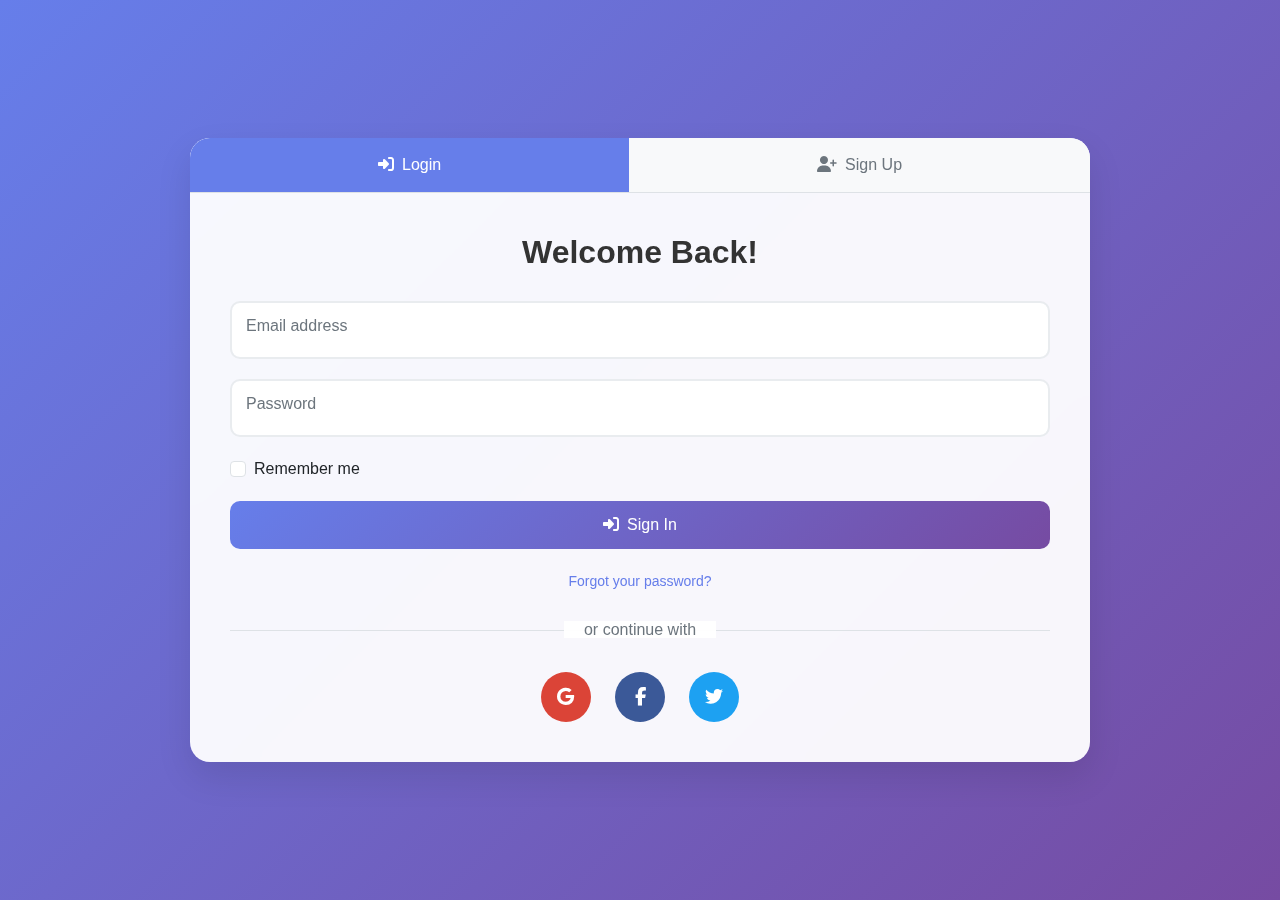
<file: login-signup-form.html>
<!DOCTYPE html>
<html lang="en">
<head>
    <meta charset="UTF-8">
    <meta name="viewport" content="width=device-width, initial-scale=1.0">
    <title>Login & Sign Up - Bootstrap</title>
    <!-- Bootstrap CSS -->
    <link href="https://cdn.jsdelivr.net/npm/bootstrap@5.3.0/dist/css/bootstrap.min.css" rel="stylesheet">
    <!-- Font Awesome for icons -->
    <link rel="stylesheet" href="https://cdnjs.cloudflare.com/ajax/libs/font-awesome/6.4.0/css/all.min.css">
    
    <style>
        body {
            background: linear-gradient(135deg, #667eea 0%, #764ba2 100%);
            min-height: 100vh;
            display: flex;
            align-items: center;
            font-family: 'Segoe UI', Tahoma, Geneva, Verdana, sans-serif;
        }
        
        .auth-container {
            background: rgba(255, 255, 255, 0.95);
            border-radius: 20px;
            box-shadow: 0 15px 35px rgba(0, 0, 0, 0.1);
            backdrop-filter: blur(10px);
            overflow: hidden;
            max-width: 900px;
            margin: 20px auto;
        }
        
        .auth-tabs {
            background: #f8f9fa;
            border-bottom: 1px solid #dee2e6;
        }
        
        .nav-pills .nav-link {
            border-radius: 0;
            color: #6c757d;
            font-weight: 500;
            padding: 15px 30px;
            border: none;
            background: transparent;
            transition: all 0.3s ease;
        }
        
        .nav-pills .nav-link.active {
            background: #667eea;
            color: white;
            box-shadow: none;
        }
        
        .nav-pills .nav-link:hover:not(.active) {
            background: #e9ecef;
            color: #495057;
        }
        
        .form-container {
            padding: 40px;
        }
        
        .form-title {
            color: #333;
            font-weight: 600;
            margin-bottom: 30px;
            text-align: center;
        }
        
        .form-floating {
            margin-bottom: 20px;
        }
        
        .form-floating > .form-control {
            border: 2px solid #e9ecef;
            border-radius: 10px;
            padding: 12px 15px;
            height: auto;
            transition: all 0.3s ease;
        }
        
        .form-floating > .form-control:focus {
            border-color: #667eea;
            box-shadow: 0 0 0 0.2rem rgba(102, 126, 234, 0.25);
        }
        
        .form-floating > label {
            color: #6c757d;
            padding: 12px 15px;
        }
        
        .btn-primary {
            background: linear-gradient(135deg, #667eea 0%, #764ba2 100%);
            border: none;
            border-radius: 10px;
            padding: 12px 30px;
            font-weight: 500;
            transition: all 0.3s ease;
            width: 100%;
        }
        
        .btn-primary:hover {
            transform: translateY(-2px);
            box-shadow: 0 5px 15px rgba(102, 126, 234, 0.4);
        }
        
        .social-login {
            margin-top: 30px;
            text-align: center;
        }
        
        .social-btn {
            display: inline-flex;
            align-items: center;
            justify-content: center;
            width: 50px;
            height: 50px;
            border-radius: 50%;
            margin: 0 10px;
            text-decoration: none;
            color: white;
            transition: all 0.3s ease;
            font-size: 18px;
        }
        
        .social-btn:hover {
            transform: translateY(-3px);
            box-shadow: 0 5px 15px rgba(0, 0, 0, 0.3);
            color: white;
        }
        
        .social-btn.google {
            background: #db4437;
        }
        
        .social-btn.facebook {
            background: #3b5998;
        }
        
        .social-btn.twitter {
            background: #1da1f2;
        }
        
        .divider {
            text-align: center;
            margin: 25px 0;
            position: relative;
            color: #6c757d;
        }
        
        .divider::before {
            content: '';
            position: absolute;
            top: 50%;
            left: 0;
            right: 0;
            height: 1px;
            background: #dee2e6;
            z-index: 1;
        }
        
        .divider span {
            background: rgba(255, 255, 255, 0.95);
            padding: 0 20px;
            position: relative;
            z-index: 2;
        }
        
        .form-check {
            margin: 20px 0;
        }
        
        .form-check-input:checked {
            background-color: #667eea;
            border-color: #667eea;
        }
        
        .forgot-password {
            text-align: center;
            margin-top: 20px;
        }
        
        .forgot-password a {
            color: #667eea;
            text-decoration: none;
            font-size: 14px;
        }
        
        .forgot-password a:hover {
            text-decoration: underline;
        }
        
        .password-strength {
            margin-top: 10px;
            font-size: 12px;
        }
        
        .strength-bar {
            height: 4px;
            border-radius: 2px;
            background: #e9ecef;
            margin-top: 5px;
            overflow: hidden;
        }
        
        .strength-fill {
            height: 100%;
            transition: all 0.3s ease;
            width: 0%;
        }
        
        .strength-weak { background: #dc3545; width: 25%; }
        .strength-fair { background: #ffc107; width: 50%; }
        .strength-good { background: #28a745; width: 75%; }
        .strength-strong { background: #20c997; width: 100%; }
        
        @media (max-width: 768px) {
            .form-container {
                padding: 30px 20px;
            }
            
            .nav-pills .nav-link {
                padding: 12px 20px;
                font-size: 14px;
            }
        }
    </style>
</head>
<body>
    <div class="container">
        <div class="auth-container">
            <!-- Navigation Tabs -->
            <div class="auth-tabs">
                <ul class="nav nav-pills nav-fill" id="authTabs" role="tablist">
                    <li class="nav-item" role="presentation">
                        <button class="nav-link active" id="login-tab" data-bs-toggle="pill" data-bs-target="#login" type="button" role="tab">
                            <i class="fas fa-sign-in-alt me-2"></i>Login
                        </button>
                    </li>
                    <li class="nav-item" role="presentation">
                        <button class="nav-link" id="signup-tab" data-bs-toggle="pill" data-bs-target="#signup" type="button" role="tab">
                            <i class="fas fa-user-plus me-2"></i>Sign Up
                        </button>
                    </li>
                </ul>
            </div>
            
            <!-- Tab Content -->
            <div class="tab-content" id="authTabContent">
                <!-- Login Form -->
                <div class="tab-pane fade show active" id="login" role="tabpanel">
                    <div class="form-container">
                        <h2 class="form-title">Welcome Back!</h2>
                        <form id="loginForm" novalidate>
                            <div class="form-floating">
                                <input type="email" class="form-control" id="loginEmail" placeholder="name@example.com" required>
                                <label for="loginEmail">Email address</label>
                                <div class="invalid-feedback">
                                    Please provide a valid email.
                                </div>
                            </div>
                            
                            <div class="form-floating">
                                <input type="password" class="form-control" id="loginPassword" placeholder="Password" required>
                                <label for="loginPassword">Password</label>
                                <div class="invalid-feedback">
                                    Please provide a password.
                                </div>
                            </div>
                            
                            <div class="form-check">
                                <input class="form-check-input" type="checkbox" id="rememberMe">
                                <label class="form-check-label" for="rememberMe">
                                    Remember me
                                </label>
                            </div>
                            
                            <button type="submit" class="btn btn-primary">
                                <i class="fas fa-sign-in-alt me-2"></i>Sign In
                            </button>
                            
                            <div class="forgot-password">
                                <a href="#" onclick="return false;">Forgot your password?</a>
                            </div>
                        </form>
                        
                        <div class="divider">
                            <span>or continue with</span>
                        </div>
                        
                        <div class="social-login">
                            <a href="#" class="social-btn google" onclick="return false;" title="Continue with Google">
                                <i class="fab fa-google"></i>
                            </a>
                            <a href="#" class="social-btn facebook" onclick="return false;" title="Continue with Facebook">
                                <i class="fab fa-facebook-f"></i>
                            </a>
                            <a href="#" class="social-btn twitter" onclick="return false;" title="Continue with Twitter">
                                <i class="fab fa-twitter"></i>
                            </a>
                        </div>
                    </div>
                </div>
                
                <!-- Sign Up Form -->
                <div class="tab-pane fade" id="signup" role="tabpanel">
                    <div class="form-container">
                        <h2 class="form-title">Create Account</h2>
                        <form id="signupForm" novalidate>
                            <div class="row">
                                <div class="col-md-6">
                                    <div class="form-floating">
                                        <input type="text" class="form-control" id="firstName" placeholder="First Name" required>
                                        <label for="firstName">First Name</label>
                                        <div class="invalid-feedback">
                                            Please provide your first name.
                                        </div>
                                    </div>
                                </div>
                                <div class="col-md-6">
                                    <div class="form-floating">
                                        <input type="text" class="form-control" id="lastName" placeholder="Last Name" required>
                                        <label for="lastName">Last Name</label>
                                        <div class="invalid-feedback">
                                            Please provide your last name.
                                        </div>
                                    </div>
                                </div>
                            </div>
                            
                            <div class="form-floating">
                                <input type="email" class="form-control" id="signupEmail" placeholder="name@example.com" required>
                                <label for="signupEmail">Email address</label>
                                <div class="invalid-feedback">
                                    Please provide a valid email.
                                </div>
                            </div>
                            
                            <div class="form-floating">
                                <input type="password" class="form-control" id="signupPassword" placeholder="Password" required minlength="8">
                                <label for="signupPassword">Password</label>
                                <div class="invalid-feedback">
                                    Password must be at least 8 characters long.
                                </div>
                                <div class="password-strength">
                                    <div class="strength-text">Password strength: <span id="strengthText">Weak</span></div>
                                    <div class="strength-bar">
                                        <div class="strength-fill" id="strengthBar"></div>
                                    </div>
                                </div>
                            </div>
                            
                            <div class="form-floating">
                                <input type="password" class="form-control" id="confirmPassword" placeholder="Confirm Password" required>
                                <label for="confirmPassword">Confirm Password</label>
                                <div class="invalid-feedback">
                                    Passwords do not match.
                                </div>
                            </div>
                            
                            <div class="form-check">
                                <input class="form-check-input" type="checkbox" id="agreeTerms" required>
                                <label class="form-check-label" for="agreeTerms">
                                    I agree to the <a href="#" onclick="return false;">Terms of Service</a> and <a href="#" onclick="return false;">Privacy Policy</a>
                                </label>
                                <div class="invalid-feedback">
                                    You must agree to the terms and conditions.
                                </div>
                            </div>
                            
                            <button type="submit" class="btn btn-primary">
                                <i class="fas fa-user-plus me-2"></i>Create Account
                            </button>
                        </form>
                        
                        <div class="divider">
                            <span>or sign up with</span>
                        </div>
                        
                        <div class="social-login">
                            <a href="#" class="social-btn google" onclick="return false;" title="Sign up with Google">
                                <i class="fab fa-google"></i>
                            </a>
                            <a href="#" class="social-btn facebook" onclick="return false;" title="Sign up with Facebook">
                                <i class="fab fa-facebook-f"></i>
                            </a>
                            <a href="#" class="social-btn twitter" onclick="return false;" title="Sign up with Twitter">
                                <i class="fab fa-twitter"></i>
                            </a>
                        </div>
                    </div>
                </div>
            </div>
        </div>
    </div>

    <!-- Bootstrap JS -->
    <script src="https://cdn.jsdelivr.net/npm/bootstrap@5.3.0/dist/js/bootstrap.bundle.min.js"></script>
    
    <script>
        // Form validation and functionality
        document.addEventListener('DOMContentLoaded', function() {
            // Login form validation
            const loginForm = document.getElementById('loginForm');
            loginForm.addEventListener('submit', function(event) {
                event.preventDefault();
                event.stopPropagation();
                
                if (loginForm.checkValidity()) {
                    // Simulate login process
                    const email = document.getElementById('loginEmail').value;
                    alert(`Login successful for: ${email}`);
                } else {
                    loginForm.classList.add('was-validated');
                }
            });
            
            // Sign up form validation
            const signupForm = document.getElementById('signupForm');
            signupForm.addEventListener('submit', function(event) {
                event.preventDefault();
                event.stopPropagation();
                
                // Check password confirmation
                const password = document.getElementById('signupPassword').value;
                const confirmPassword = document.getElementById('confirmPassword').value;
                const confirmPasswordField = document.getElementById('confirmPassword');
                
                if (password !== confirmPassword) {
                    confirmPasswordField.setCustomValidity('Passwords do not match');
                } else {
                    confirmPasswordField.setCustomValidity('');
                }
                
                if (signupForm.checkValidity()) {
                    // Simulate registration process
                    const firstName = document.getElementById('firstName').value;
                    const lastName = document.getElementById('lastName').value;
                    const email = document.getElementById('signupEmail').value;
                    alert(`Account created successfully for: ${firstName} ${lastName} (${email})`);
                } else {
                    signupForm.classList.add('was-validated');
                }
            });
            
            // Password strength indicator
            const passwordField = document.getElementById('signupPassword');
            const strengthBar = document.getElementById('strengthBar');
            const strengthText = document.getElementById('strengthText');
            
            passwordField.addEventListener('input', function() {
                const password = this.value;
                const strength = calculatePasswordStrength(password);
                
                strengthBar.className = 'strength-fill';
                
                if (strength < 2) {
                    strengthBar.classList.add('strength-weak');
                    strengthText.textContent = 'Weak';
                } else if (strength < 3) {
                    strengthBar.classList.add('strength-fair');
                    strengthText.textContent = 'Fair';
                } else if (strength < 4) {
                    strengthBar.classList.add('strength-good');
                    strengthText.textContent = 'Good';
                } else {
                    strengthBar.classList.add('strength-strong');
                    strengthText.textContent = 'Strong';
                }
            });
            
            // Password confirmation validation
            const confirmPasswordField = document.getElementById('confirmPassword');
            confirmPasswordField.addEventListener('input', function() {
                const password = document.getElementById('signupPassword').value;
                const confirmPassword = this.value;
                
                if (password !== confirmPassword) {
                    this.setCustomValidity('Passwords do not match');
                } else {
                    this.setCustomValidity('');
                }
            });
        });
        
        function calculatePasswordStrength(password) {
            let strength = 0;
            
            // Length check
            if (password.length >= 8) strength++;
            if (password.length >= 12) strength++;
            
            // Character variety checks
            if (/[a-z]/.test(password)) strength++;
            if (/[A-Z]/.test(password)) strength++;
            if (/[0-9]/.test(password)) strength++;
            if (/[^A-Za-z0-9]/.test(password)) strength++;
            
            return Math.min(strength, 4);
        }
    </script>
</body>
</html>
</file>
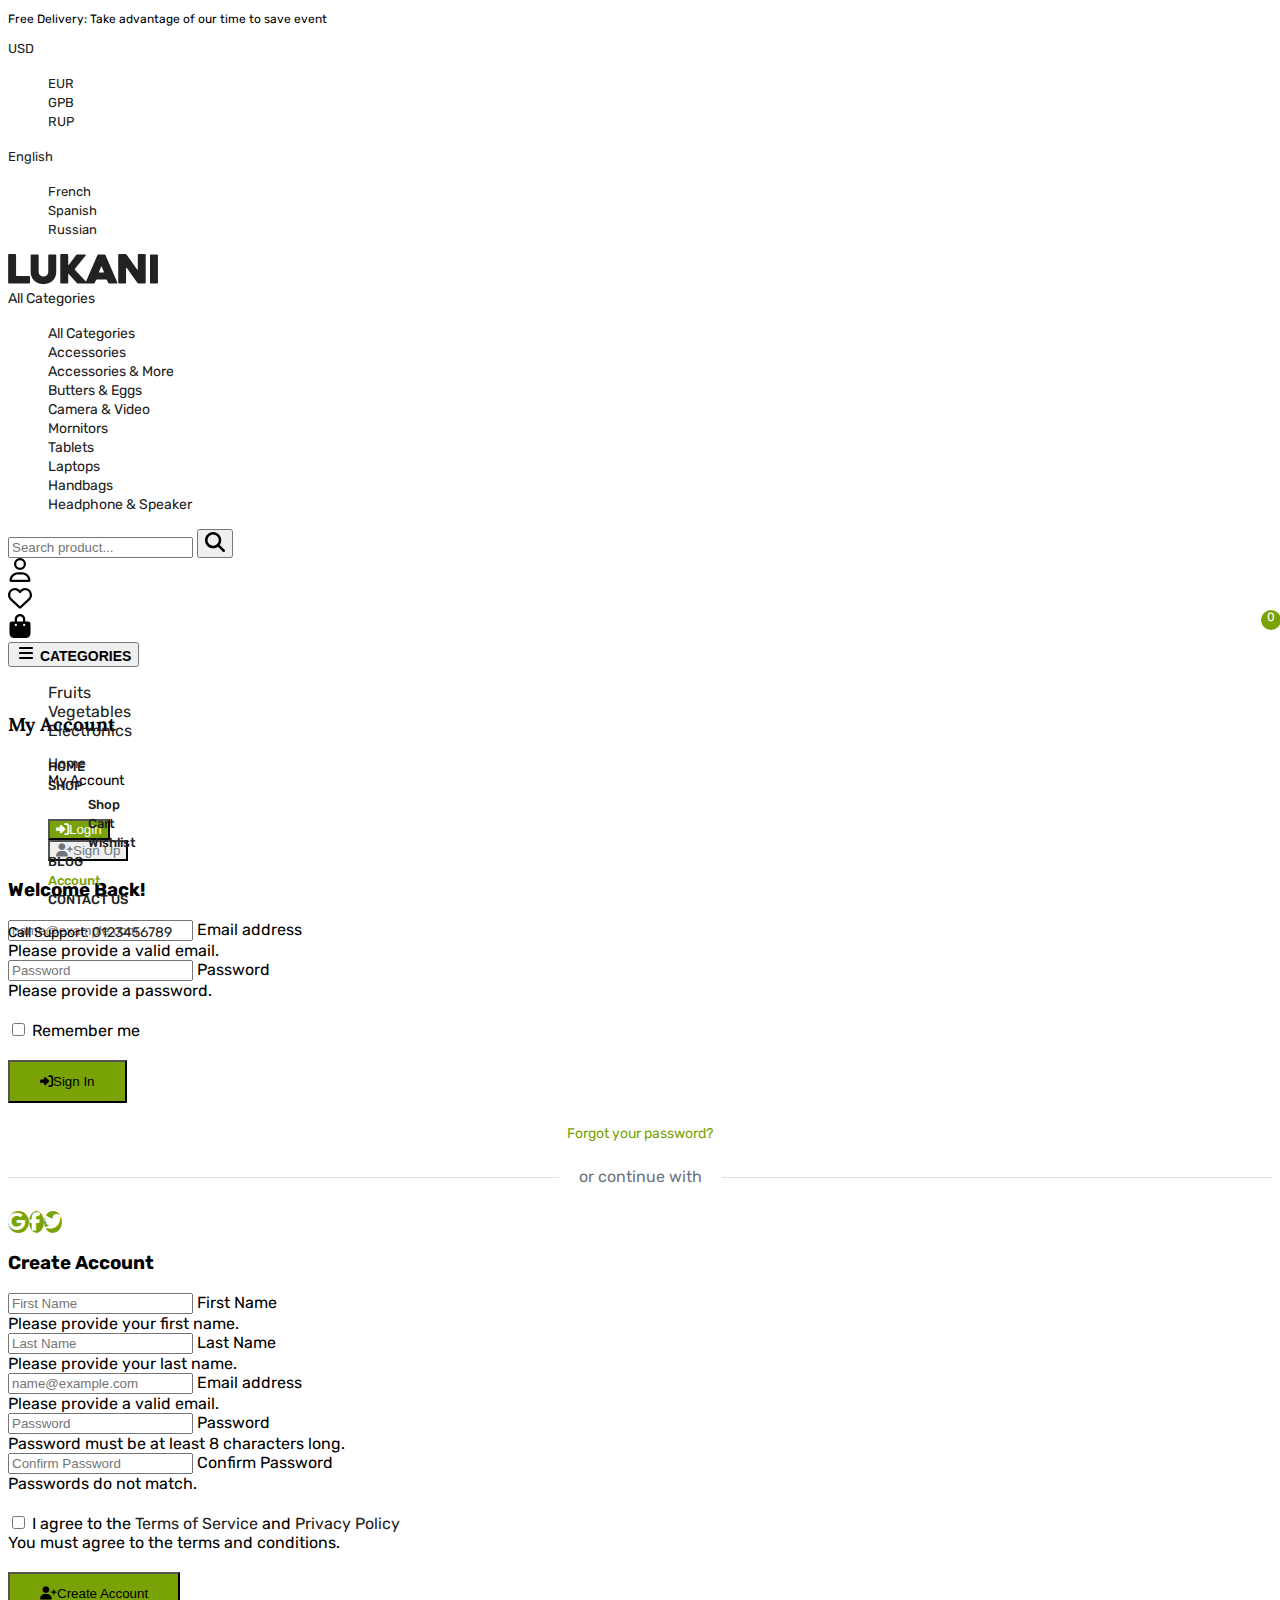
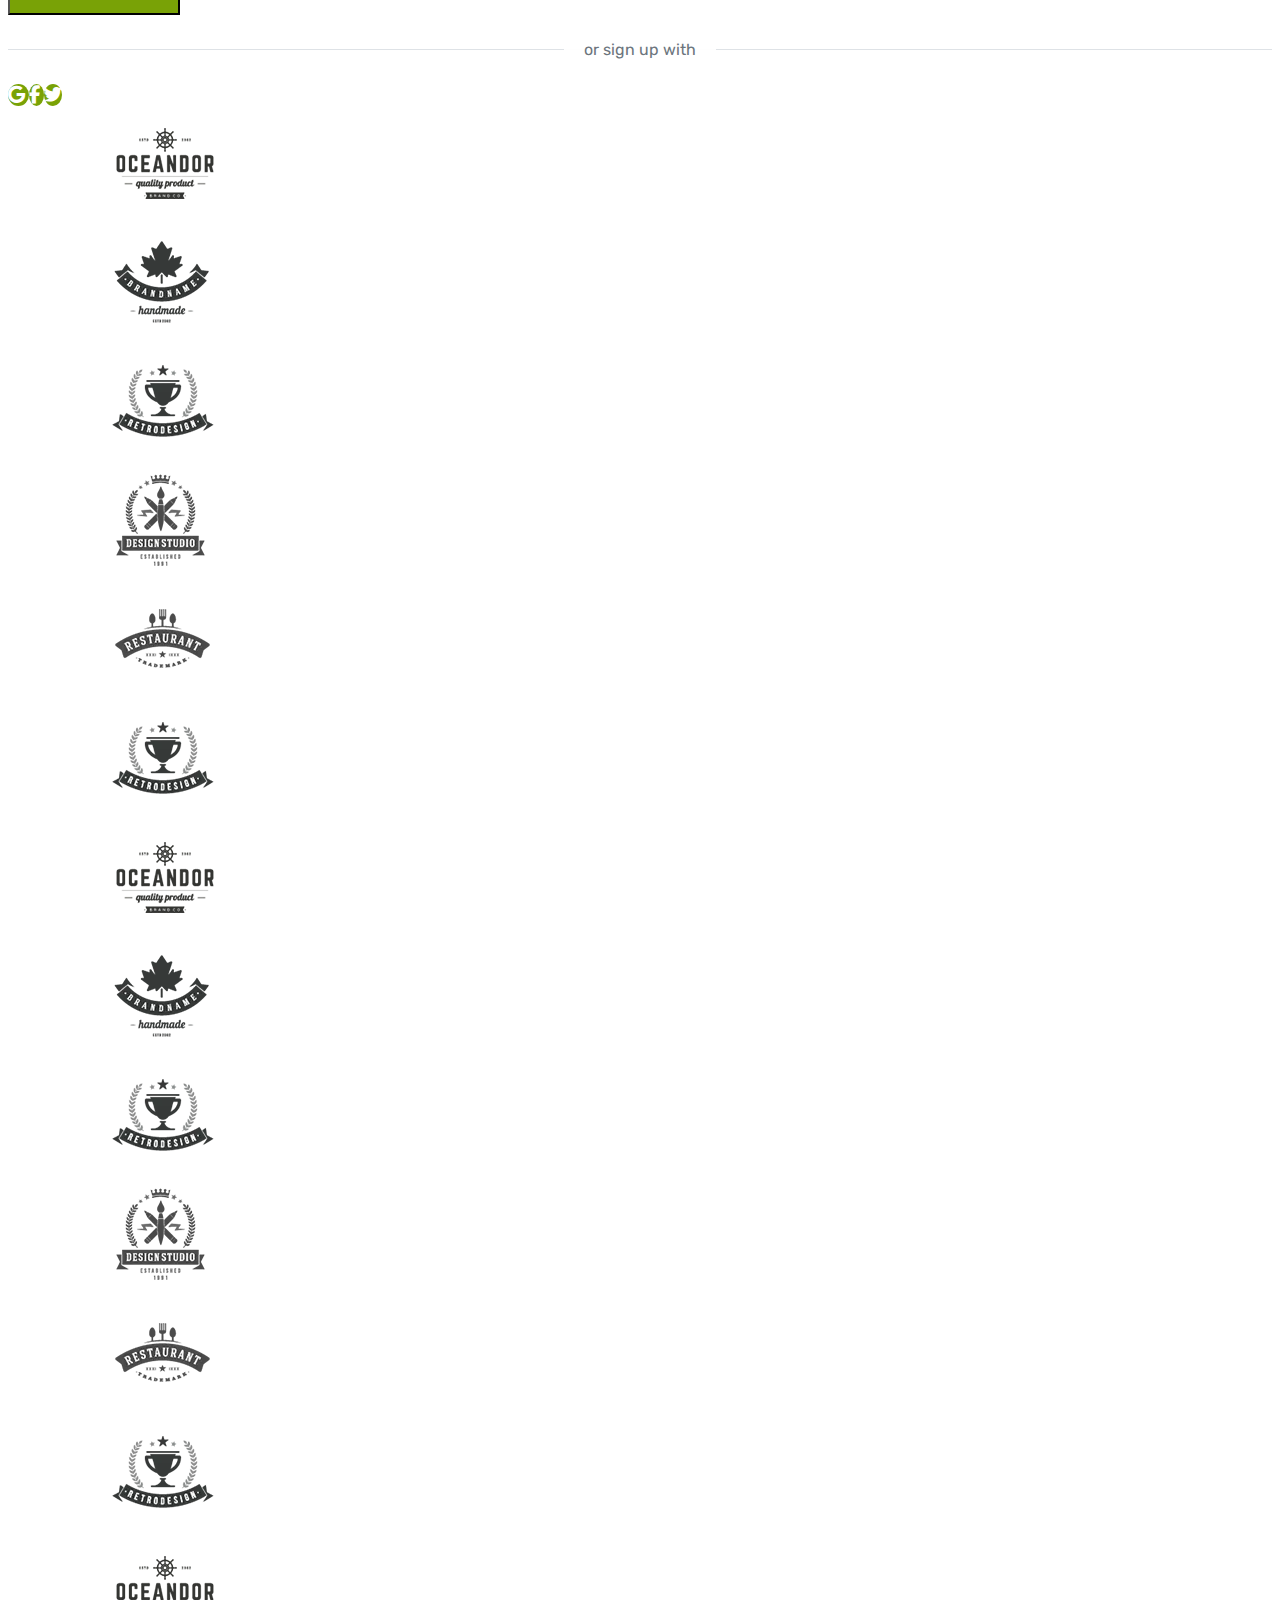
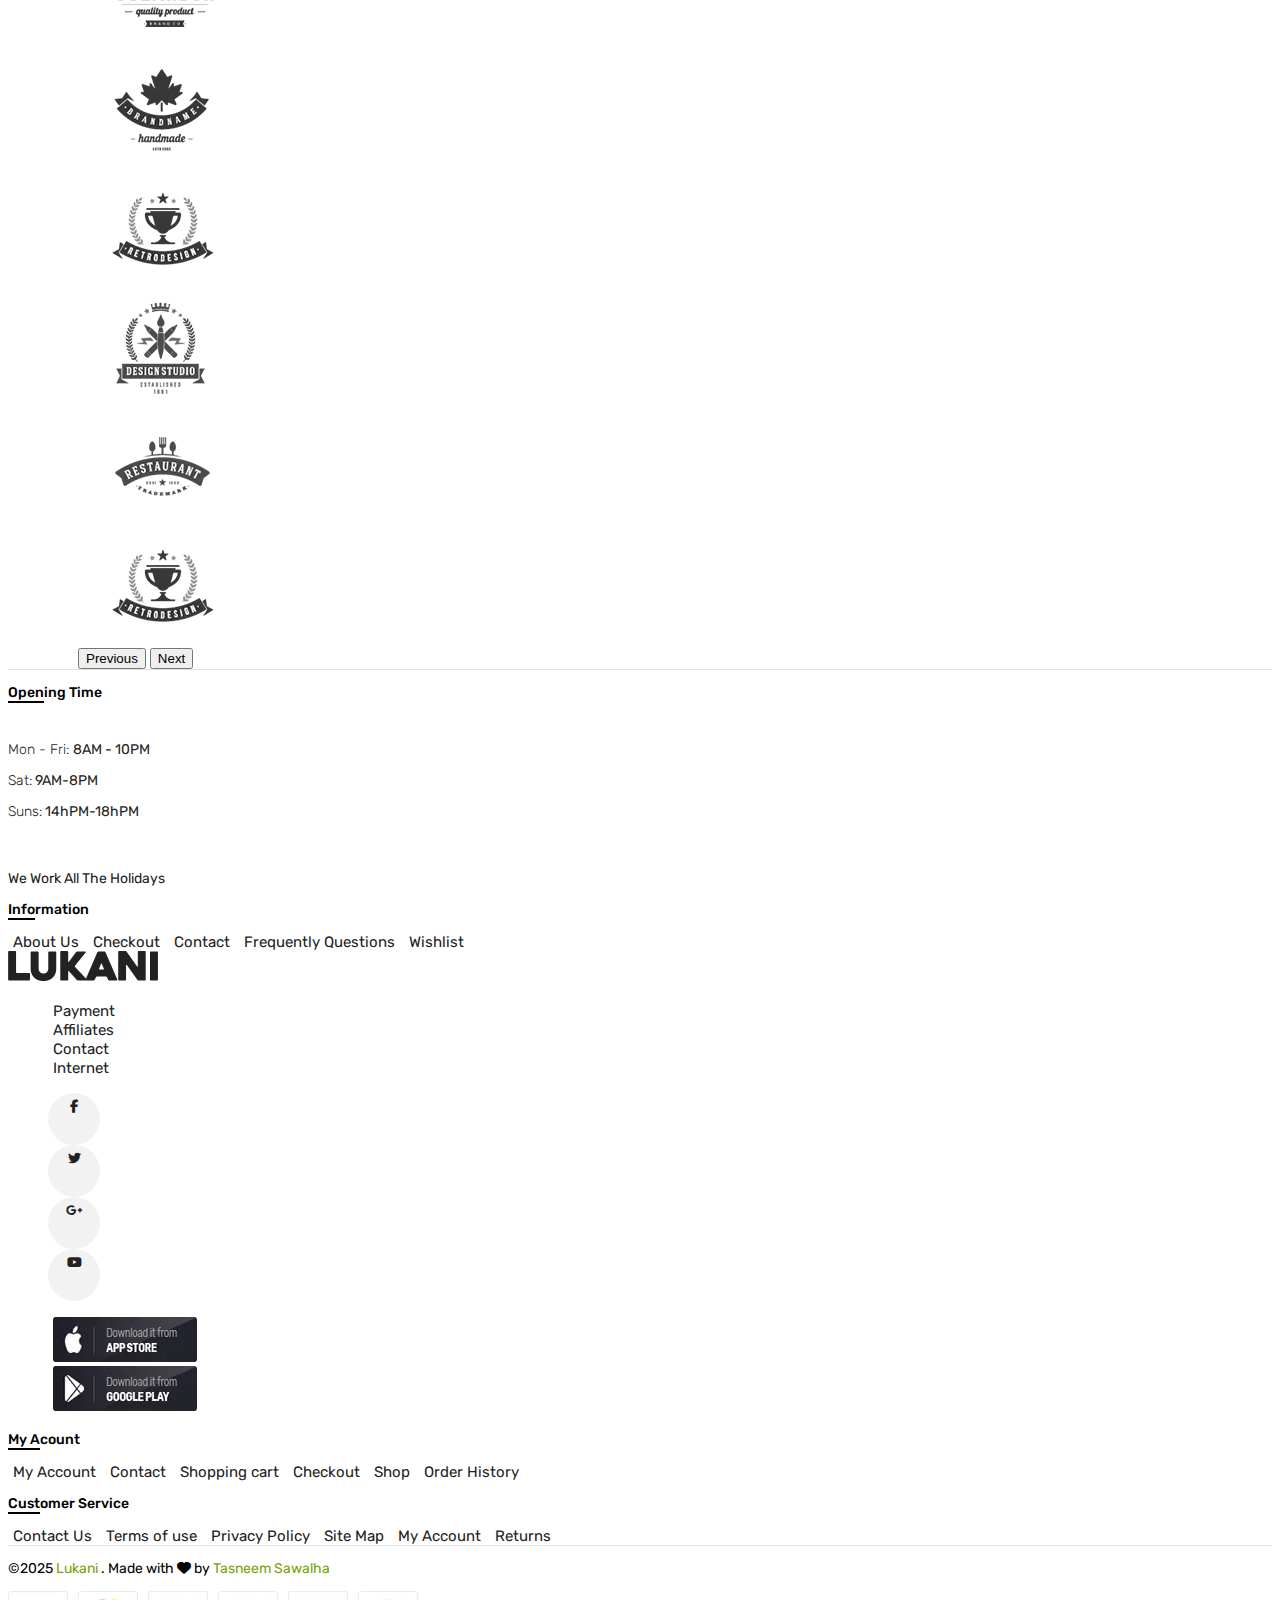
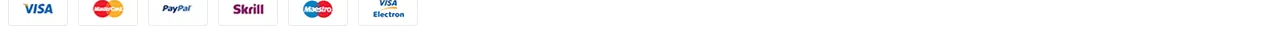
<file: login.html>
<!DOCTYPE html>
<html lang="en">

<head>
    <meta charset="UTF-8">
    <meta http-equiv="X-UA-Compatible" content="IE=edge">
    <meta name="viewport" content="width=device-width, initial-scale=1">
    <title>Lukani - Login

    </title>

    <!-- font awesome -->
    <link rel="stylesheet" href="https://cdnjs.cloudflare.com/ajax/libs/font-awesome/6.7.2/css/all.min.css"
        integrity="sha512-Evv84Mr4kqVGRNSgIGL/F/aIDqQb7xQ2vcrdIwxfjThSH8CSR7PBEakCr51Ck+w+/U6swU2Im1vVX0SVk9ABhg=="
        crossorigin="anonymous" referrerpolicy="no-referrer" />
    <!-- bootstrap css 5.3 -->
    <link href="https://cdn.jsdelivr.net/npm/bootstrap@5.3.7/dist/css/bootstrap.min.css" rel="stylesheet"
        integrity="sha384-LN+7fdVzj6u52u30Kp6M/trliBMCMKTyK833zpbD+pXdCLuTusPj697FH4R/5mcr" crossorigin="anonymous">

    <link rel="stylesheet" href="./assest/css/main.css">
    <link rel="stylesheet" href="./assest/css/shop.css">
    <link rel="stylesheet" href="./assest/css/login.css">





</head>

<body>
    <header class="header margin-bottom-70 mt-3">
        <div class="top-header border-bottom">
            <div class="container">

                <div class="row row align-items-center">
                    <div class="col-lg-7 col-md-7">
                        <p>Free Delivery: Take advantage of our time to save event</p>
                    </div>
                    <div class="col-lg-5 col-md-5">
                        <div class="ul d-flex justify-content-end">
                            <li class="currency">
                                <div class="dropdown ">
                                    <a class="btn btn-secondary dropdown-toggle border-0 bg-transparent text-dark-emphasis"
                                        href="#" role="button" data-bs-toggle="dropdown" aria-expanded="false">
                                        USD
                                    </a>

                                    <ul class="dropdown-menu">
                                        <li><a class="dropdown-item" href="#">EUR</a></li>
                                        <li><a class="dropdown-item" href="#">GPB</a></li>
                                        <li><a class="dropdown-item" href="#">RUP</a></li>
                                    </ul>
                                </div>
                            </li>
                            <li class="language">
                                <div class="dropdown ">
                                    <a class="btn btn-secondary dropdown-toggle border-0 bg-transparent text-dark-emphasis"
                                        href="#" role="button" data-bs-toggle="dropdown" aria-expanded="false">
                                        English
                                    </a>

                                    <ul class="dropdown-menu">
                                        <li><a class="dropdown-item" href="#">French</a></li>
                                        <li><a class="dropdown-item" href="#">Spanish</a></li>
                                        <li><a class="dropdown-item" href="#">Russian</a></li>
                                    </ul>
                                </div>

                            </li>
                        </div>
                    </div>

                </div>

            </div>

        </div>

        <div class="middle-header border-bottom ">
            <div class="container">
                <div class="row align-items-center">
                    <div class="col-lg-3 col-md-2 col-2 py-4">
                        <div class="logo">
                            <a href="./index.html">
                                <img class="img-fluid logo-img" src="assest/image/puplic/logo.webp" alt="logo"> </a>
                        </div>

                    </div>


                    <div class="col-lg-9 col-md-8 col-8">
                        <div class="row justify-content-between">
                            <div class="search col-lg-7 col-md-6 col-6 py-4">


                                <div class="input-group rounded-pill border ">

                                    <!-- Dropdown -->
                                    <div class="dropdown p-2">
                                        <a class="btn btn-secondary dropdown-toggle border-0 bg-transparent text-dark-emphasis border-end rounded-0"
                                            href="#" role="button" data-bs-toggle="dropdown" aria-expanded="false">
                                            All Categories
                                        </a>
                                        <ul class="dropdown-menu">
                                            <li><a class="dropdown-item" href="#">All Categories</a></li>
                                            <li><a class="dropdown-item" href="#">Accessories</a></li>
                                            <li><a class="dropdown-item" href="#">Accessories &amp; More</a></li>
                                            <li><a class="dropdown-item" href="#">Butters &amp; Eggs</a></li>
                                            <li><a class="dropdown-item" href="#">Camera &amp; Video</a></li>
                                            <li><a class="dropdown-item" href="#">Mornitors</a></li>
                                            <li><a class="dropdown-item" href="#">Tablets</a></li>
                                            <li><a class="dropdown-item" href="#">Laptops</a></li>
                                            <li><a class="dropdown-item" href="#">Handbags</a></li>
                                            <li><a class="dropdown-item" href="#">Headphone &amp; Speaker</a></li>


                                        </ul>
                                    </div>
                                    <!-- Search Input -->
                                    <input type="text" class="form-control border-0" placeholder="Search product...">

                                    <!-- Search Icon -->
                                    <button class="btn btn-white px-3" type="button">
                                        <svg xmlns="http://www.w3.org/2000/svg" height="20" width="20"
                                            viewBox="0 0 512 512">
                                            <path
                                                d="M416 208c0 45.9-14.9 88.3-40 122.7L502.6 457.4c12.5 12.5 12.5 32.8 0 45.3s-32.8 12.5-45.3 0L330.7 376c-34.4 25.2-76.8 40-122.7 40C93.1 416 0 322.9 0 208S93.1 0 208 0S416 93.1 416 208zM208 352a144 144 0 1 0 0-288 144 144 0 1 0 0 288z" />
                                        </svg>
                                    </button>
                                </div>









                            </div>
                            <div class="header-actions col-lg-3 col-md-12 col-sm-12 border-end border-start py-4 ">
                                <div class=" d-flex justify-content-center gap-4 ms-3 me-3 align-items-center	">
                                    <div> <a href="./login.html"><svg class="specialBlack" xmlns="http://www.w3.org/2000/svg"
                                                height="24" width="24" viewBox="0 0 448 512">
                                                <!--!Font Awesome Free 6.7.2 by @fontawesome - https://fontawesome.com License - https://fontawesome.com/license/free Copyright 2025 Fonticons, Inc.-->
                                                <path
                                                    d="M304 128a80 80 0 1 0 -160 0 80 80 0 1 0 160 0zM96 128a128 128 0 1 1 256 0A128 128 0 1 1 96 128zM49.3 464l349.5 0c-8.9-63.3-63.3-112-129-112l-91.4 0c-65.7 0-120.1 48.7-129 112zM0 482.3C0 383.8 79.8 304 178.3 304l91.4 0C368.2 304 448 383.8 448 482.3c0 16.4-13.3 29.7-29.7 29.7L29.7 512C13.3 512 0 498.7 0 482.3z" />
                                            </svg></a></div>
                                    <div> <a href="./wishlist.html"> <svg class="specialBlack"
                                                xmlns="http://www.w3.org/2000/svg" height="24" width="24"
                                                viewBox="0 0 512 512">
                                                <!--!Font Awesome Free 6.7.2 by @fontawesome - https://fontawesome.com License - https://fontawesome.com/license/free Copyright 2025 Fonticons, Inc.-->
                                                <path
                                                    d="M225.8 468.2l-2.5-2.3L48.1 303.2C17.4 274.7 0 234.7 0 192.8l0-3.3c0-70.4 50-130.8 119.2-144C158.6 37.9 198.9 47 231 69.6c9 6.4 17.4 13.8 25 22.3c4.2-4.8 8.7-9.2 13.5-13.3c3.7-3.2 7.5-6.2 11.5-9c0 0 0 0 0 0C313.1 47 353.4 37.9 392.8 45.4C462 58.6 512 119.1 512 189.5l0 3.3c0 41.9-17.4 81.9-48.1 110.4L288.7 465.9l-2.5 2.3c-8.2 7.6-19 11.9-30.2 11.9s-22-4.2-30.2-11.9zM239.1 145c-.4-.3-.7-.7-1-1.1l-17.8-20-.1-.1s0 0 0 0c-23.1-25.9-58-37.7-92-31.2C81.6 101.5 48 142.1 48 189.5l0 3.3c0 28.5 11.9 55.8 32.8 75.2L256 430.7 431.2 268c20.9-19.4 32.8-46.7 32.8-75.2l0-3.3c0-47.3-33.6-88-80.1-96.9c-34-6.5-69 5.4-92 31.2c0 0 0 0-.1 .1s0 0-.1 .1l-17.8 20c-.3 .4-.7 .7-1 1.1c-4.5 4.5-10.6 7-16.9 7s-12.4-2.5-16.9-7z" />
                                            </svg></a></div>
                                            <div class="notification"> <a href="./cart.html"> <svg xmlns="http://www.w3.org/2000/svg"
                                                height="24" width="24" viewBox="0 0 448 512">
                                                <!--!Font Awesome Free 6.7.2 by @fontawesome - https://fontawesome.com License - https://fontawesome.com/license/free Copyright 2025 Fonticons, Inc.-->
                                                <path
                                                    d="M160 112c0-35.3 28.7-64 64-64s64 28.7 64 64l0 48-128 0 0-48zm-48 48l-64 0c-26.5 0-48 21.5-48 48L0 416c0 53 43 96 96 96l256 0c53 0 96-43 96-96l0-208c0-26.5-21.5-48-48-48l-64 0 0-48C336 50.1 285.9 0 224 0S112 50.1 112 112l0 48zm24 48a24 24 0 1 1 0 48 24 24 0 1 1 0-48zm152 24a24 24 0 1 1 48 0 24 24 0 1 1 -48 0z" />
                                            </svg> </a></div>

                                </div>
                            </div>

                        </div>
                    </div>
                    <div class="category-btn col-lg-0 col-md-2 col-2 ">
                        <button class="btn border-black rounded-0" type="button" data-bs-toggle="offcanvas"
                            data-bs-target="#offcanvasWithBothOptions" aria-controls="offcanvasWithBothOptions">
                            <svg xmlns="http://www.w3.org/2000/svg" height="26" width="26" viewBox="0 0 448 512">
                                <path fill="black"
                                    d="M0 96c0-17.7 14.3-32 32-32h384c17.7 0 32 14.3 32 32s-14.3 32-32 32H32C14.3 128 0 113.7 0 96zm0 160c0-17.7 14.3-32 32-32h384c17.7 0 32 14.3 32 32s-14.3 32-32 32H32c-17.7 0-32-14.3-32-32zm0 160c0-17.7 14.3-32 32-32h384c17.7 0 32 14.3 32 32s-14.3 32-32 32H32c-17.7 0-32-14.3-32-32z" />
                            </svg> </button>
                            <div class="offcanvas offcanvas-start navbar-toggler border-0" data-bs-scroll="true" tabindex="-1" id="offcanvasWithBothOptions" aria-labelledby="offcanvasWithBothOptionsLabel">
                                <div class="offcanvas-header p-0 ">
                                    <!-- Promo Banner -->
                                 
                                        <button type="button" class="btn-close position-absolute top-0 end-0 m-2" data-bs-dismiss="offcanvas" aria-label="Close"></button>
                                </div>
                                
                                <div class="offcanvas-body mt-4 px-0">
                                    <p class="promo-text text-center">Free Delivery: Take advantage of our time to save event</p>
        
                                    <!-- Currency and Language Settings -->
                                    <div class="ul d-flex justify-content-center ">
                                        <li class="currency">
                                            <div class="dropdown ">
                                                <a class="btn btn-secondary dropdown-toggle border-0 bg-transparent text-dark-emphasis"
                                                    href="#" role="button" data-bs-toggle="dropdown" aria-expanded="false">
                                                    USD
                                                </a>
            
                                                <ul class="dropdown-menu">
                                                    <li><a class="dropdown-item" href="#">EUR</a></li>
                                                    <li><a class="dropdown-item" href="#">GPB</a></li>
                                                    <li><a class="dropdown-item" href="#">RUP</a></li>
                                                </ul>
                                            </div>
                                        </li>
                                        <li class="language">
                                            <div class="dropdown ">
                                                <a class="btn btn-secondary dropdown-toggle border-0 bg-transparent text-dark-emphasis"
                                                    href="#" role="button" data-bs-toggle="dropdown" aria-expanded="false">
                                                    English
                                                </a>
            
                                                <ul class="dropdown-menu">
                                                    <li><a class="dropdown-item" href="#">French</a></li>
                                                    <li><a class="dropdown-item" href="#">Spanish</a></li>
                                                    <li><a class="dropdown-item" href="#">Russian</a></li>
                                                </ul>
                                            </div>
            
                                        </li>
                                    </div>
            
                                    <!-- Search Section -->
                                    <div class="search-section mt-3">
                                        <div class="search-input">
                                            <input type="text" placeholder="Search product..." class="border">
                                            <svg class="search-icon" xmlns="http://www.w3.org/2000/svg" height="20" width="20" viewBox="0 0 512 512">
                                                <path
                                                    d="M416 208c0 45.9-14.9 88.3-40 122.7L502.6 457.4c12.5 12.5 12.5 32.8 0 45.3s-32.8 12.5-45.3 0L330.7 376c-34.4 25.2-76.8 40-122.7 40C93.1 416 0 322.9 0 208S93.1 0 208 0S416 93.1 416 208zM208 352a144 144 0 1 0 0-288 144 144 0 1 0 0 288z" />
                                            </svg>
                                                </div>
                                    </div>
                        
                                    <!-- Categories Dropdown -->
                                    <div class="categories-section mt-3 px-5">
        
                                        <div class="dropdown p-2">
                                            <a class="btn btn-secondary dropdown-toggle border bg-transparent text-dark-emphasis  rounded-0 px-3"
                                                href="#" role="button" data-bs-toggle="dropdown" aria-expanded="false">
                                                All Categories
                                            </a>
                                            <ul class="dropdown-menu">
                                                <li><a class="dropdown-item" href="#">All Categories</a></li>
                                                <li><a class="dropdown-item" href="#">Accessories</a></li>
                                                <li><a class="dropdown-item" href="#">Accessories &amp; More</a></li>
                                                <li><a class="dropdown-item" href="#">Butters &amp; Eggs</a></li>
                                                <li><a class="dropdown-item" href="#">Camera &amp; Video</a></li>
                                                <li><a class="dropdown-item" href="#">Mornitors</a></li>
                                                <li><a class="dropdown-item" href="#">Tablets</a></li>
                                                <li><a class="dropdown-item" href="#">Laptops</a></li>
                                                <li><a class="dropdown-item" href="#">Handbags</a></li>
                                                <li><a class="dropdown-item" href="#">Headphone &amp; Speaker</a></li>
        
        
                                            </ul>
                                        </div>
        
                                    </div>
                        
                                    <!-- Support Info -->
                                    <div class="support-section text-center  my-3">
                                        <!-- <p class="support-text">Call Support: 0123456789</p> -->
                                        <p class="support-text">Call Support: <a  href="tel:0123456789">0123456789</a></p>
        
                                    </div>
                        
                                    <!-- Navigation Menu -->
                                    <ul class="nav-menu mb-4">
                                        <li class="active">
                                            <a href="#">
                                                <span>Home</span>
                                            </a>
                                        </li>
                                        <li>
                                            <a href="./shop.html">
                                                <span>Shop</span>
                                            </a>
                                        </li>
                                        <li>
                                            <a href="./blog.html">
                                                <span>Blog</span>
                                            </a>
                                        </li>
                                        <li>
                                            <a href="./login.html">
                                                <span>My Account</span>
                                            </a>
                                        </li>
                                        <li>
                                            <a href="./contact-us.html">
                                                <span>Contact us</span>
                                            </a>
                                        </li>
                                    </ul>
        
                                    <!-- email Info -->
                                    <div class="email-section text-center  my-4">
                                        <a href="#"><i class="fa-regular fa-envelope"></i> demo@example.com</a>
                                    </div>
                                    <div class="share-buttons d-flex gap-2 justify-content-center my-4">
                                        <a href="#" class="share-btn d-flex facebook" title="Share on Facebook">
                                            <i class="fab fa-facebook-f "></i>
                                        </a>
                                        <a href="#" class="share-btn d-flex twitter" title="Share on Twitter">
                                            <i class="fab fa-twitter"></i>
                                        </a>
                                        <a href="#" class="share-btn d-flex pinterest" title="Share on Pinterest">
                                            <i class="fa-brands fa-pinterest" ></i>
                                        </a>
                                        <a href="#" class="share-btn d-flex google-plus" title="Share on Google+">
                                            <i class="fab fa-google-plus-g"></i>
                                        </a>
                                        <a href="#" class="share-btn d-flex linkedin" title="Share on LinkedIn">
                                            <i class="fab fa-linkedin-in"></i>
                                        </a>
                                    </div>
        
        
        
                                </div>
             
                            </div>
        
                    </div>
                </div>
            </div>

        </div>
        <div class="bottom-header py-3">
            <nav class="navbar navbar-expand-lg    w-100 mb-1">
                <div class="container d-block py-2">
                    <div class="row justify-content-between">

                        <!-- Categories Dropdown -->
                        <div class="dropdown col-lg-3 col-md-5">
                            <button class="btn dropdown-toggle d-flex align-items-center " type="button"
                                data-bs-toggle="dropdown">
                                <svg xmlns="http://www.w3.org/2000/svg" height="16" width="20" viewBox="0 0 448 512"
                                    class="me-2">
                                    <path
                                        d="M0 96c0-17.7 14.3-32 32-32h384c17.7 0 32 14.3 32 32s-14.3 32-32 32H32C14.3 128 0 113.7 0 96zm0 160c0-17.7 14.3-32 32-32h384c17.7 0 32 14.3 32 32s-14.3 32-32 32H32c-17.7 0-32-14.3-32-32zm0 160c0-17.7 14.3-32 32-32h384c17.7 0 32 14.3 32 32s-14.3 32-32 32H32c-17.7 0-32-14.3-32-32z" />
                                </svg>
                                CATEGORIES
                            </button>
                            <ul class="dropdown-menu">
                                <li><a class="dropdown-item" href="#">Fruits</a></li>
                                <li><a class="dropdown-item" href="#">Vegetables</a></li>
                                <li><a class="dropdown-item" href="#">Electronics</a></li>
                            </ul>
                        </div>

                        <!-- Main Menu -->
                        <div class="collapse navbar-collapse col-lg-5 col-md-5 border-start"
                            id="navbarSupportedContent">
                            <ul class="support-content navbar-nav  align-items-center ">
                                <li class="nav-item me-4">
                                    <a class="nav-link " aria-current="page" href="./index.html">HOME</a>
                                </li>

                                <li class="nav-item me-4 dropdown">
                                    <a class="nav-link dropdown-toggle " href="" role="button"
                                        data-bs-toggle="dropdown" aria-expanded="false">
                                        SHOP
                                    </a>
                                    <ul class="dropdown-menu">
                                        <li><a class="dropdown-item" href="./shop.html">Shop</a></li>
                                        <li><a class="dropdown-item" href="./cart.html">Cart</a></li>
                                        <li><a class="dropdown-item" href="./wishlist.html">Wishlist</a></li>
                                    </ul>
                                </li>







                                <li class="nav-item me-4">
                                    <a class="nav-link" href="./blog.html">BLOG</a>
                                </li>
                                <li class="nav-item me-4">
                                    <a class="nav-link text-uppercase active" href="./login.html">Account</a>
                                </li>


                                <li class="nav-item me-4">
                                    <a class="nav-link" href="./contact-us.html">CONTACT US</a>
                                </li>
                            </ul>
                        </div>
                        <!-- Call Support -->
                        <div class="call-support col-lg-3 col-md-5 text-end ">
                            <p>Call Support: <a class="text-dark" href="tel:0123456789">0123456789</a></p>

                        </div>
                    </div>
                </div>
            </nav>
        </div>

    </header>



    <main>

        <section class="Breadcrumb-div  mb-5">
            <nav aria-label="breadcrumb ">
                <div class="container">
                    <div class="row">
                        <div class="col-12 text-center py-5 ">
                            <h3 class="fs-2">My Account

                            </h3>
                            <ol class="breadcrumb justify-content-center font-size-14">
                                <li class="breadcrumb-item"><a href="./index.html">Home</a></li>
                                <li class="breadcrumb-item " aria-current="page">My Account
                                </li>
                            </ol>

                        </div>


                    </div>
                </div>
            </nav>

        </section>

        <section class="login py-5">
            <div class="container">
                <div class="row justify-content-center">
                    <div class="auth-container border rounded-5 px-0 col-lg-5 col-md-7 col-10">
                        <!-- Navigation Tabs -->
                        <div class="auth-tabs border-bottom">
                            <ul class="nav nav-pills nav-fill border-0" id="authTabs" role="tablist">
                                <li class="nav-item" role="presentation">
                                    <button class="nav-link p-3 border-0 active" id="login-tab" data-bs-toggle="pill"
                                        data-bs-target="#login" type="button" role="tab">
                                        <i class="fas fa-sign-in-alt me-2"></i>Login
                                    </button>
                                </li>
                                <li class="nav-item" role="presentation">
                                    <button class="nav-link border-0 p-3" id="signup-tab" data-bs-toggle="pill"
                                        data-bs-target="#signup" type="button" role="tab">
                                        <i class="fas fa-user-plus me-2"></i>Sign Up
                                    </button>
                                </li>
                            </ul>
                        </div>

                        <!-- Tab Content -->
                        <div class="tab-content" id="authTabContent">
                            <!-- Login Form -->
                            <div class="tab-pane fade show active" id="login" role="tabpanel">
                                <div class="form-container p-4">
                                    <h3 class="form-title text-center mb-4">Welcome Back!</h3>
                                    <form id="loginForm">
                                        <div class="form-floating mb-3">
                                            <input type="email" class="form-control " id="loginEmail"
                                                placeholder="name@example.com" required>
                                            <label for="loginEmail">Email address</label>
                                            <div class="invalid-feedback">
                                                Please provide a valid email.
                                            </div>
                                        </div>

                                        <div class="form-floating mb-3">
                                            <input type="password" class="form-control" id="loginPassword"
                                                placeholder="Password" required>
                                            <label for="loginPassword">Password</label>
                                            <div class="invalid-feedback">
                                                Please provide a password.
                                            </div>
                                        </div>

                                        <div class="form-check">
                                            <input class="form-check-input" type="checkbox" id="rememberMe">
                                            <label class="form-check-label" for="rememberMe">
                                                Remember me
                                            </label>
                                        </div>

                                        <button type="submit" class="btn btn-primary border-0 w-100">
                                            <i class="fas fa-sign-in-alt me-2"></i>Sign In
                                        </button>

                                        <div class="forgot-password">
                                            <a href="#" onclick="return false;">Forgot your password?</a>
                                        </div>
                                    </form>

                                    <div class="divider">
                                        <span>or continue with</span>
                                    </div>

                                    <div class="social-login d-flex mt-3 text-center justify-content-center gap-3">
                                        <a href="#" class="social-btn d-flex justify-content-center">
                                            <i class="fab fa-google"></i>
                                        </a>
                                        <a href="#" class="social-btn d-flex justify-content-center">
                                            <i class="fab fa-facebook-f"></i>
                                        </a>
                                        <a href="#" class="social-btn d-flex justify-content-center">
                                            <i class="fab fa-twitter"></i>
                                        </a>
                                    </div>
                                </div>
                            </div>

                            <!-- Sign Up Form -->
                            <div class="tab-pane fade" id="signup" role="tabpanel">
                                <div class=" p-4">
                                    <h3 class="form-title text-center mb-4">Create Account</h3>
                                    <form id="signupForm" novalidate>
                                        <div class="row">
                                            <div class="col-md-6">
                                                <div class="form-floating mb-3">
                                                    <input type="text" class="form-control" id="firstName"
                                                        placeholder="First Name" required>
                                                    <label for="firstName">First Name</label>
                                                    <div class="invalid-feedback">
                                                        Please provide your first name.
                                                    </div>
                                                </div>
                                            </div>
                                            <div class="col-md-6">
                                                <div class="form-floating mb-3">
                                                    <input type="text" class="form-control" id="lastName"
                                                        placeholder="Last Name" required>
                                                    <label for="lastName">Last Name</label>
                                                    <div class="invalid-feedback">
                                                        Please provide your last name.
                                                    </div>
                                                </div>
                                            </div>
                                        </div>

                                        <div class="form-floating mb-3">
                                            <input type="email" class="form-control" id="signupEmail"
                                                placeholder="name@example.com" required>
                                            <label for="signupEmail">Email address</label>
                                            <div class="invalid-feedback">
                                                Please provide a valid email.
                                            </div>
                                        </div>

                                        <div class="form-floating mb-3">
                                            <input type="password" class="form-control" id="signupPassword"
                                                placeholder="Password" required minlength="8">
                                            <label for="signupPassword">Password</label>
                                            <div class="invalid-feedback">
                                                Password must be at least 8 characters long.
                                            </div>
                                        </div>

                                        <div class="form-floating mb-3">
                                            <input type="password" class="form-control" id="confirmPassword"
                                                placeholder="Confirm Password" required>
                                            <label for="confirmPassword">Confirm Password</label>
                                            <div class="invalid-feedback">
                                                Passwords do not match.
                                            </div>
                                        </div>

                                        <div class="form-check">
                                            <input class="form-check-input" type="checkbox" id="agreeTerms" required>
                                            <label class="form-check-label" for="agreeTerms">
                                                I agree to the <a href="#" onclick="return false;">Terms of Service</a>
                                                and <a href="#" onclick="return false;">Privacy Policy</a>
                                            </label>
                                            <div class="invalid-feedback">
                                                You must agree to the terms and conditions.
                                            </div>
                                        </div>

                                        <button type="submit" class="btn btn-primary border-0 w-100">
                                            <i class="fas fa-user-plus me-2"></i>Create Account
                                        </button>
                                    </form>

                                    <div class="divider">
                                        <span>or sign up with</span>
                                    </div>

                                    <div class="social-login d-flex mt-3 text-center justify-content-center gap-3">
                                        <a href="#" class="social-btn d-flex justify-content-center">
                                            <i class="fab fa-google"></i>
                                        </a>
                                        <a href="#" class="social-btn d-flex justify-content-center">
                                            <i class="fab fa-facebook-f"></i>
                                        </a>
                                        <a href="#" class="social-btn d-flex justify-content-center">
                                            <i class="fab fa-twitter"></i>
                                        </a>
                                    </div>
                                </div>
                            </div>
                        </div>
                    </div>
                </div>
            </div>


        </section>




        <section class="brand py-5">
            <div class="container-fluid">


                <div id="carouselExample2" class="carousel slide carousel-dark">
                    <div class="carousel-inner ">
                        <div class="carousel-item active  ">

                            <div class="row text-center">

                                <div class="swiper-slide col-lg-2 col-md-3 col-sm-4 "><img
                                        src="./assest/image/brands/brand1.webp" /></div>
                                <div class="swiper-slide col-lg-2 col-md-3 col-sm-4 "><img
                                        src="./assest/image/brands/brand2.webp" /></div>
                                <div class="swiper-slide col-lg-2 col-md-3 col-sm-4 "><img
                                        src="./assest/image/brands/brand3.webp" /></div>
                                <div class="swiper-slide col-lg-2 col-md-3 col-sm-4 "><img
                                        src="./assest/image/brands/brand4.webp" /></div>
                                <div class="swiper-slide col-lg-2 col-md-3 col-sm-4 "><img
                                        src="./assest/image/brands/brand5.webp" /></div>
                                <div class="swiper-slide col-lg-2 col-md-3 col-sm-4 "><img
                                        src="./assest/image/brands/brand6.webp" /></div>

                            </div>



                        </div>
                        <div class="carousel-item   ">

                            <div class="row text-center">

                                <div class="swiper-slide col-lg-2 col-md-3 col-sm-4 "><img
                                        src="./assest/image/brands/brand1.webp" /></div>
                                <div class="swiper-slide col-lg-2 col-md-3 col-sm-4 "><img
                                        src="./assest/image/brands/brand2.webp" /></div>
                                <div class="swiper-slide col-lg-2 col-md-3 col-sm-4 "><img
                                        src="./assest/image/brands/brand3.webp" /></div>
                                <div class="swiper-slide col-lg-2 col-md-3 col-sm-4 "><img
                                        src="./assest/image/brands/brand4.webp" /></div>
                                <div class="swiper-slide col-lg-2 col-md-3 col-sm-4 "><img
                                        src="./assest/image/brands/brand5.webp" /></div>
                                <div class="swiper-slide col-lg-2 col-md-3 col-sm-4 "><img
                                        src="./assest/image/brands/brand6.webp" /></div>

                            </div>



                        </div>
                        <div class="carousel-item   ">

                            <div class="row text-center">

                                <div class="swiper-slide col-lg-2 col-md-3 col-sm-4 "><img
                                        src="./assest/image/brands/brand1.webp" /></div>
                                <div class="swiper-slide col-lg-2 col-md-3 col-sm-4 "><img
                                        src="./assest/image/brands/brand2.webp" /></div>
                                <div class="swiper-slide col-lg-2 col-md-3 col-sm-4 "><img
                                        src="./assest/image/brands/brand3.webp" /></div>
                                <div class="swiper-slide col-lg-2 col-md-3 col-sm-4 "><img
                                        src="./assest/image/brands/brand4.webp" /></div>
                                <div class="swiper-slide col-lg-2 col-md-3 col-sm-4 "><img
                                        src="./assest/image/brands/brand5.webp" /></div>
                                <div class="swiper-slide col-lg-2 col-md-3 col-sm-4 "><img
                                        src="./assest/image/brands/brand6.webp" /></div>

                            </div>



                        </div>

                    </div>

                    <button class="carousel-control-prev" type="button" data-bs-target="#carouselExample2"
                        data-bs-slide="prev">
                        <span class="carousel-control-prev-icon"></span>
                        <span class="visually-hidden">Previous</span>
                    </button>
                    <button class="carousel-control-next" type="button" data-bs-target="#carouselExample2"
                        data-bs-slide="next">
                        <span class="carousel-control-next-icon"></span>
                        <span class="visually-hidden">Next</span>
                    </button>

                </div>

            </div>
        </section>

    </main>







    <footer class="footer mt-5">

        <div class="top-footer py-2">
            <div class="container  ">
                <div class="row py-5">
                    <div class="open-time col-lg-2 col-md-3 col-sm-6 my-4">

                        <h3 class="text-uppercase"> <span class="underline-header pb-2">Open</span>ing Time</h3>
                        <p class="mt-4"><span>Mon - Fri: </span>8AM - 10PM</p>
                        <p> <span>Sat:</span> 9AM-8PM</p>
                        <p class="mb-4"><span>Suns:</span> 14hPM-18hPM</p>
                        <p class="last-p fw-medium  mb-1">We Work All The Holidays</p>



                    </div>

                    <div class="col-lg-2 col-md-3 col-sm-6 my-4">
                        <h3 class="mb-4 text-uppercase"> <span class="underline-header pb-2"> Info</span>rmation</h3>

                        <nav class="nav flex-column">
                            <a class="nav-link mt-2" href="#">About Us</a>
                            <a class="nav-link" href="#">Checkout</a>
                            <a class="nav-link" href="./contact-us.html">Contact</a>
                            <a class="nav-link " href="#">Frequently Questions</a>
                            <a class="nav-link " href="./wishlist.html">Wishlist</a>

                        </nav>

                    </div>

                    <div class="col-lg-4 col-md-5 my-4">
                        <div class="logo text-center">
                            <a href="#">
                                <img class="img-fluid logo-img" src="assest/image/puplic/logo.webp" alt="logo"> </a>
                        </div>

                        <ul class="nav justify-content-center mt-4">
                            <li class="nav-item">
                                <a class="nav-link" href="#">Payment</a>
                            </li>
                            <li class="nav-item">
                                <a class="nav-link" href="#">Affiliates</a>
                            </li>
                            <li class="nav-item">
                                <a class="nav-link" href="#">Contact</a>
                            </li>
                            <li class="nav-item">
                                <a class="nav-link">Internet</a>
                            </li>
                        </ul>


                        <ul class="nav footer_social justify-content-center mt-4 gap-3">
                            <li class="nav-item">
                                <a class="nav-link p-2" href="#">
                                    <i class="fa-brands fa-facebook-f fa-sm"></i> </a>
                            </li>
                            <li class="nav-item">
                                <a class="nav-link p-2" href="#">
                                    <i class="fa-brands fa-twitter fa-sm"></i>
                                </a>
                            </li>
                            <li class="nav-item">
                                <a class="nav-link p-2" href="#">
                                    <i class="fa-brands fa-google-plus-g fa-sm"></i>
                                </a>
                            </li>
                            <li class="nav-item">
                                <a class="nav-link p-2" href="#">
                                    <i class="fa-brands fa-youtube fa-sm"></i>
                                </a>
                            </li>
                        </ul>

                        <ul class="nav  justify-content-center mt-4 ">
                            <li class="nav-item">
                                <a class="nav-link p-2" href="#">
                                    <img src="./assest/image/icon-app/icon-app.webp" alt="icon-app"></img>
                                </a>
                            </li>
                            <li class="nav-item">
                                <a class="nav-link p-2" href="#">
                                    <img src="./assest/image/icon-app/icon1-app.webp" alt="icon-app"></img>
                                </a>

                            </li>
                        </ul>


                    </div>

                    <div class="col-lg-2 col-md-3 col-sm-6 my-4">
                        <h3 class="mb-4 text-uppercase"> <span class="underline-header pb-2"> My A</span>count</h3>

                        <nav class="nav flex-column">
                            <a class="nav-link mt-2" href="./login.html">My Account</a>
                            <a class="nav-link" href="./contact-us.html">Contact</a>
                            <a class="nav-link" href="./cart.html">Shopping cart</a>
                            <a class="nav-link " href="#">Checkout</a>
                            <a class="nav-link " href="./shop.html">Shop</a>
                            <a class="nav-link " href="#">Order History</a>
                        </nav>

                    </div>
                    <div class="col-lg-2 col-md-3 col-sm-6 my-4">
                        <h3 class="mb-4 text-uppercase"> <span class="underline-header pb-2"> Cust</span>omer Service
                        </h3>
                        <nav class="nav flex-column">
                            <a class="nav-link mt-2" href="#">Contact Us</a>
                            <a class="nav-link" href="#">Terms of use</a>
                            <a class="nav-link" href="#">Privacy Policy</a>
                            <a class="nav-link " href="#">Site Map</a>
                            <a class="nav-link " href="#">My Account</a>
                            <a class="nav-link " href="#">Returns</a>

                        </nav>

                    </div>







                </div>
            </div>
        </div>
        <div class="bottom-footer">
            <div class="container ">
                <div class="row py-4 justify-content-between ">
                    <div class="info col-lg-4   ">
                        <p>©2025
                            <a href="#">Lukani</a>
                            . Made with
                            <i class="fa fa-heart text-danger"></i>
                            by <span>Tasneem Sawalha</span>
                        </p>
                    </div>

                    <div class="info col-lg-4  ">
                        <a href="#">
                            <img src="./assest/image/icon-app/payment.webp" alt="payment" />
                        </a>
                    </div>


                </div>

            </div>
        </div>
    </footer>



    <script>


        function changeGrid(colClass, button) {
            // Update product item classes
            const items = document.querySelectorAll('.product-item');
            items.forEach(item => {
                // Remove any old col-md-* class
                item.classList.remove('col-md-3', 'col-md-4', 'col-md-12');

                // Add the new column class
                item.classList.add(colClass);
            });

            // Remove active class from all buttons
            document.querySelectorAll('.btn-grid').forEach(btn => {
                btn.classList.remove('active');
            });

            // Add active class to clicked button
            button.classList.add('active');
        }


    </script>

    <!-- bootstrap js 5.3 -->
    <script src="https://cdn.jsdelivr.net/npm/bootstrap@5.3.7/dist/js/bootstrap.bundle.min.js"
        integrity="sha384-ndDqU0Gzau9qJ1lfW4pNLlhNTkCfHzAVBReH9diLvGRem5+R9g2FzA8ZGN954O5Q"
        crossorigin="anonymous"></script>
</body>

</html>
</file>
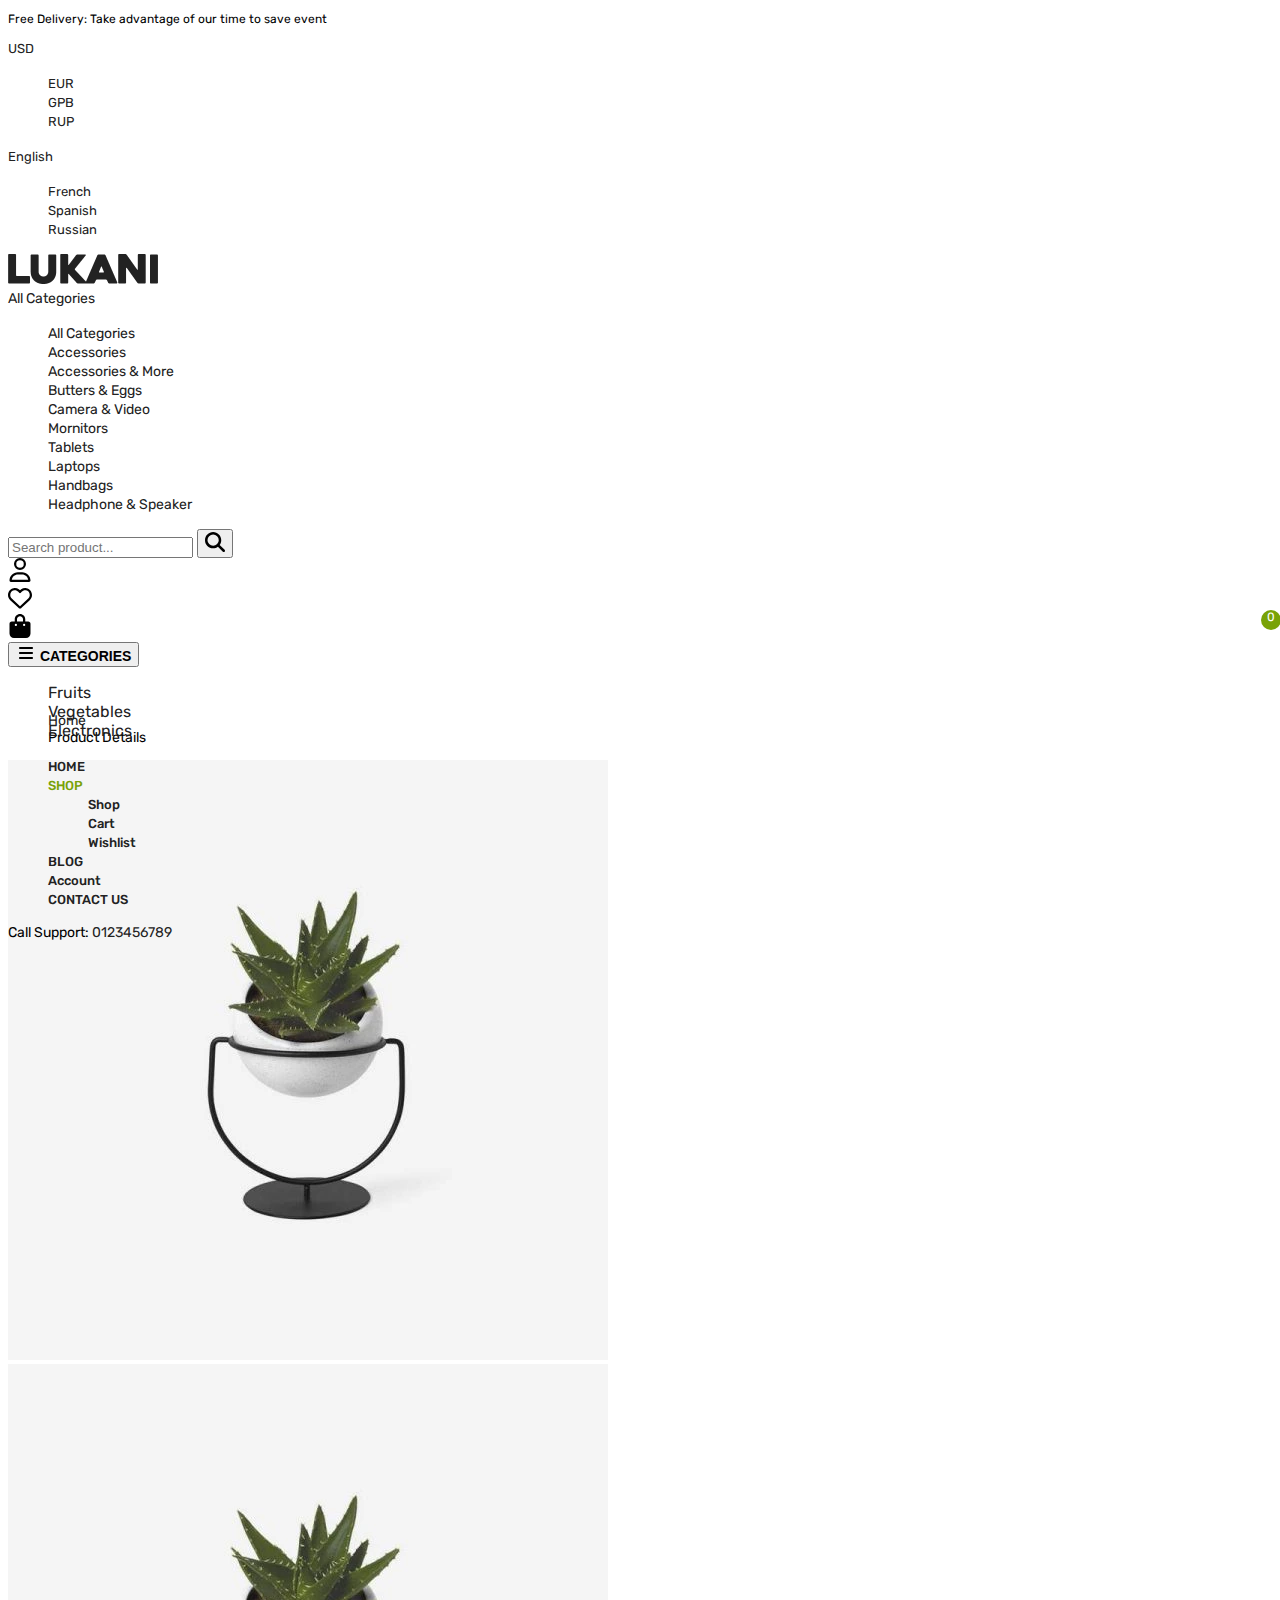
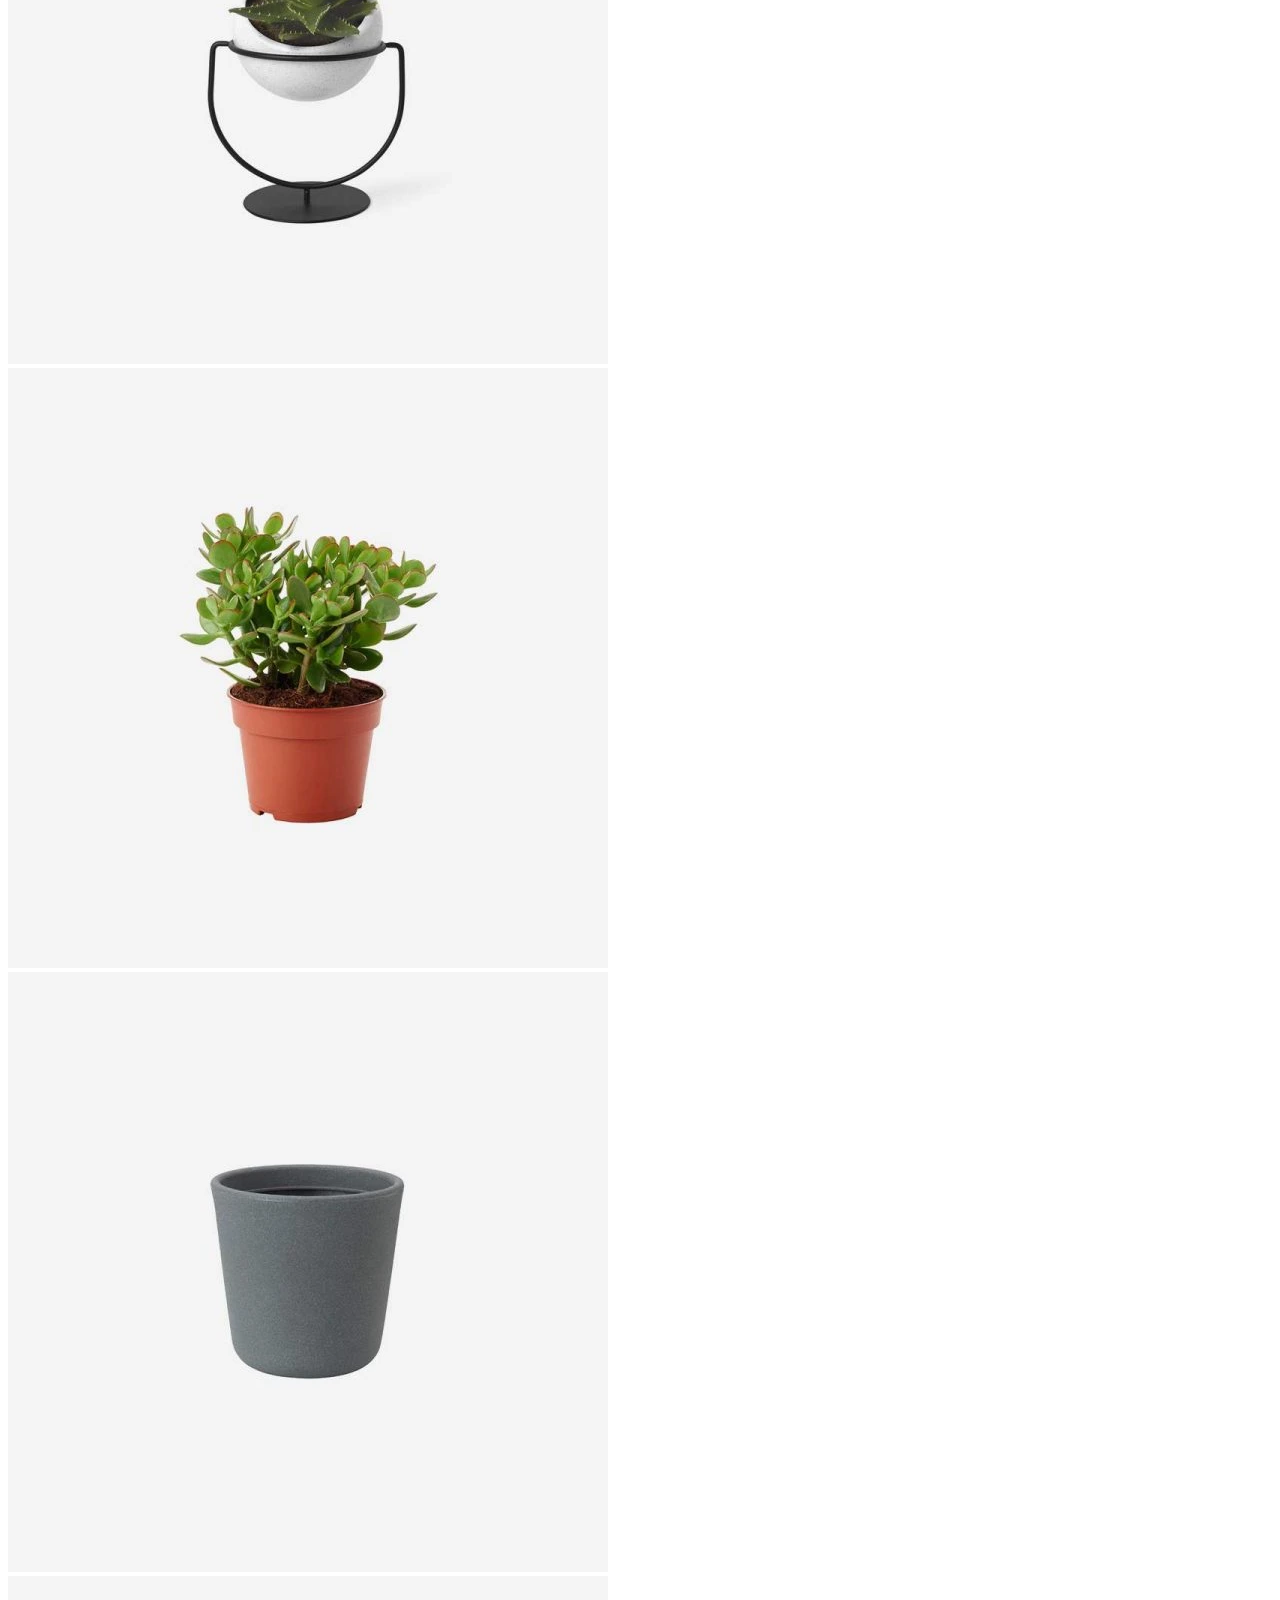
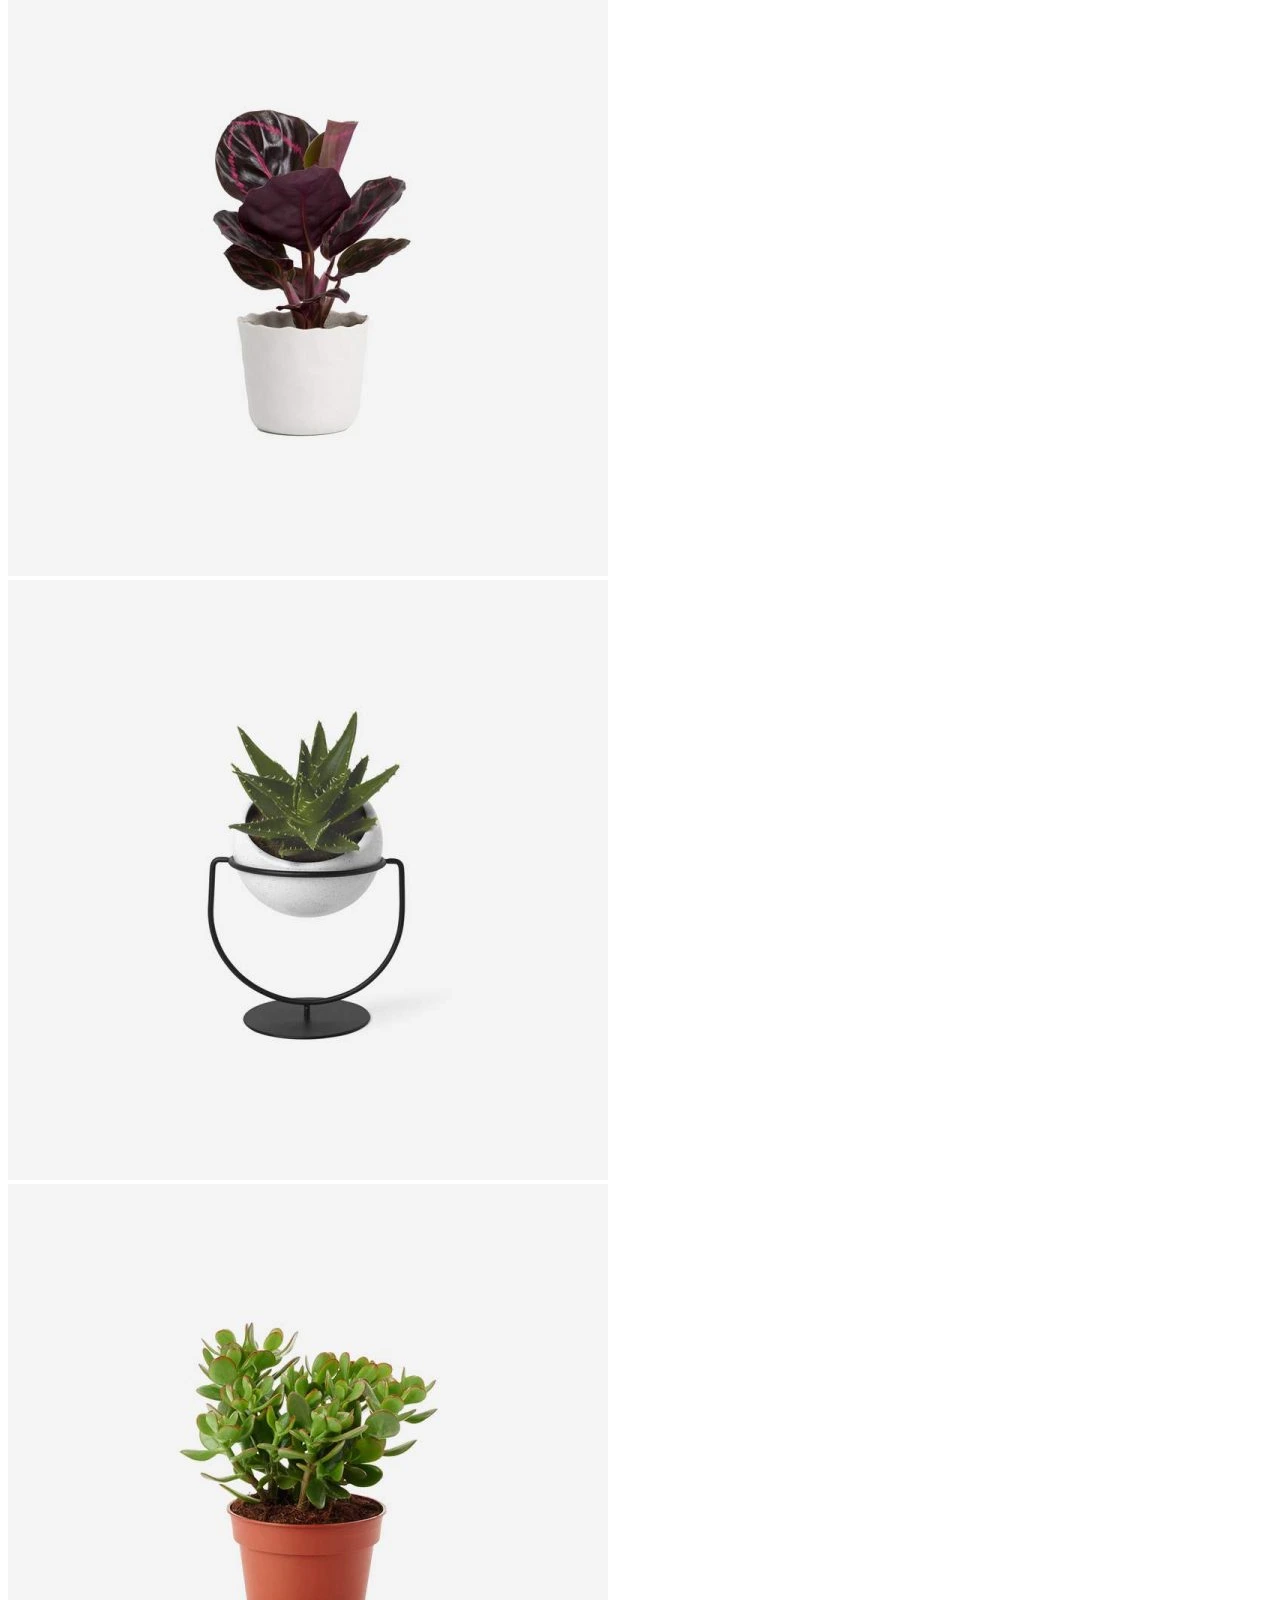
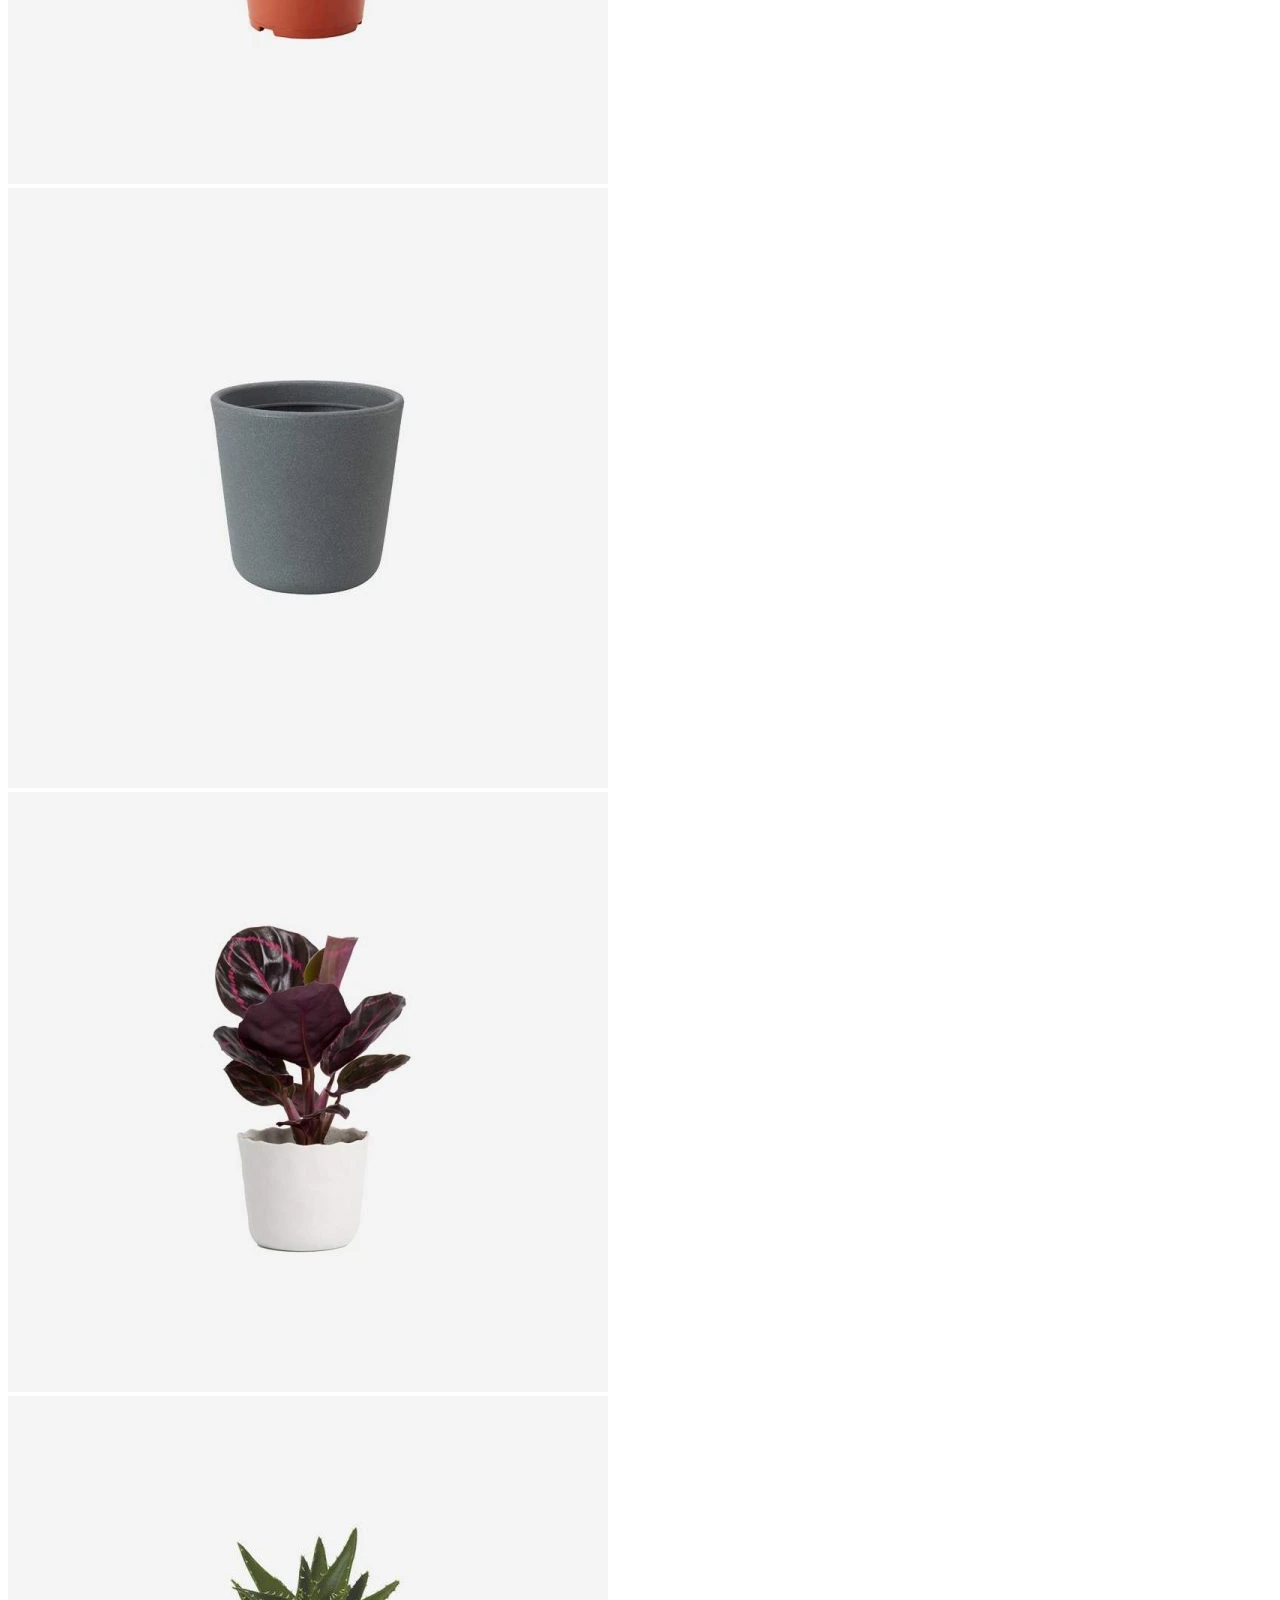
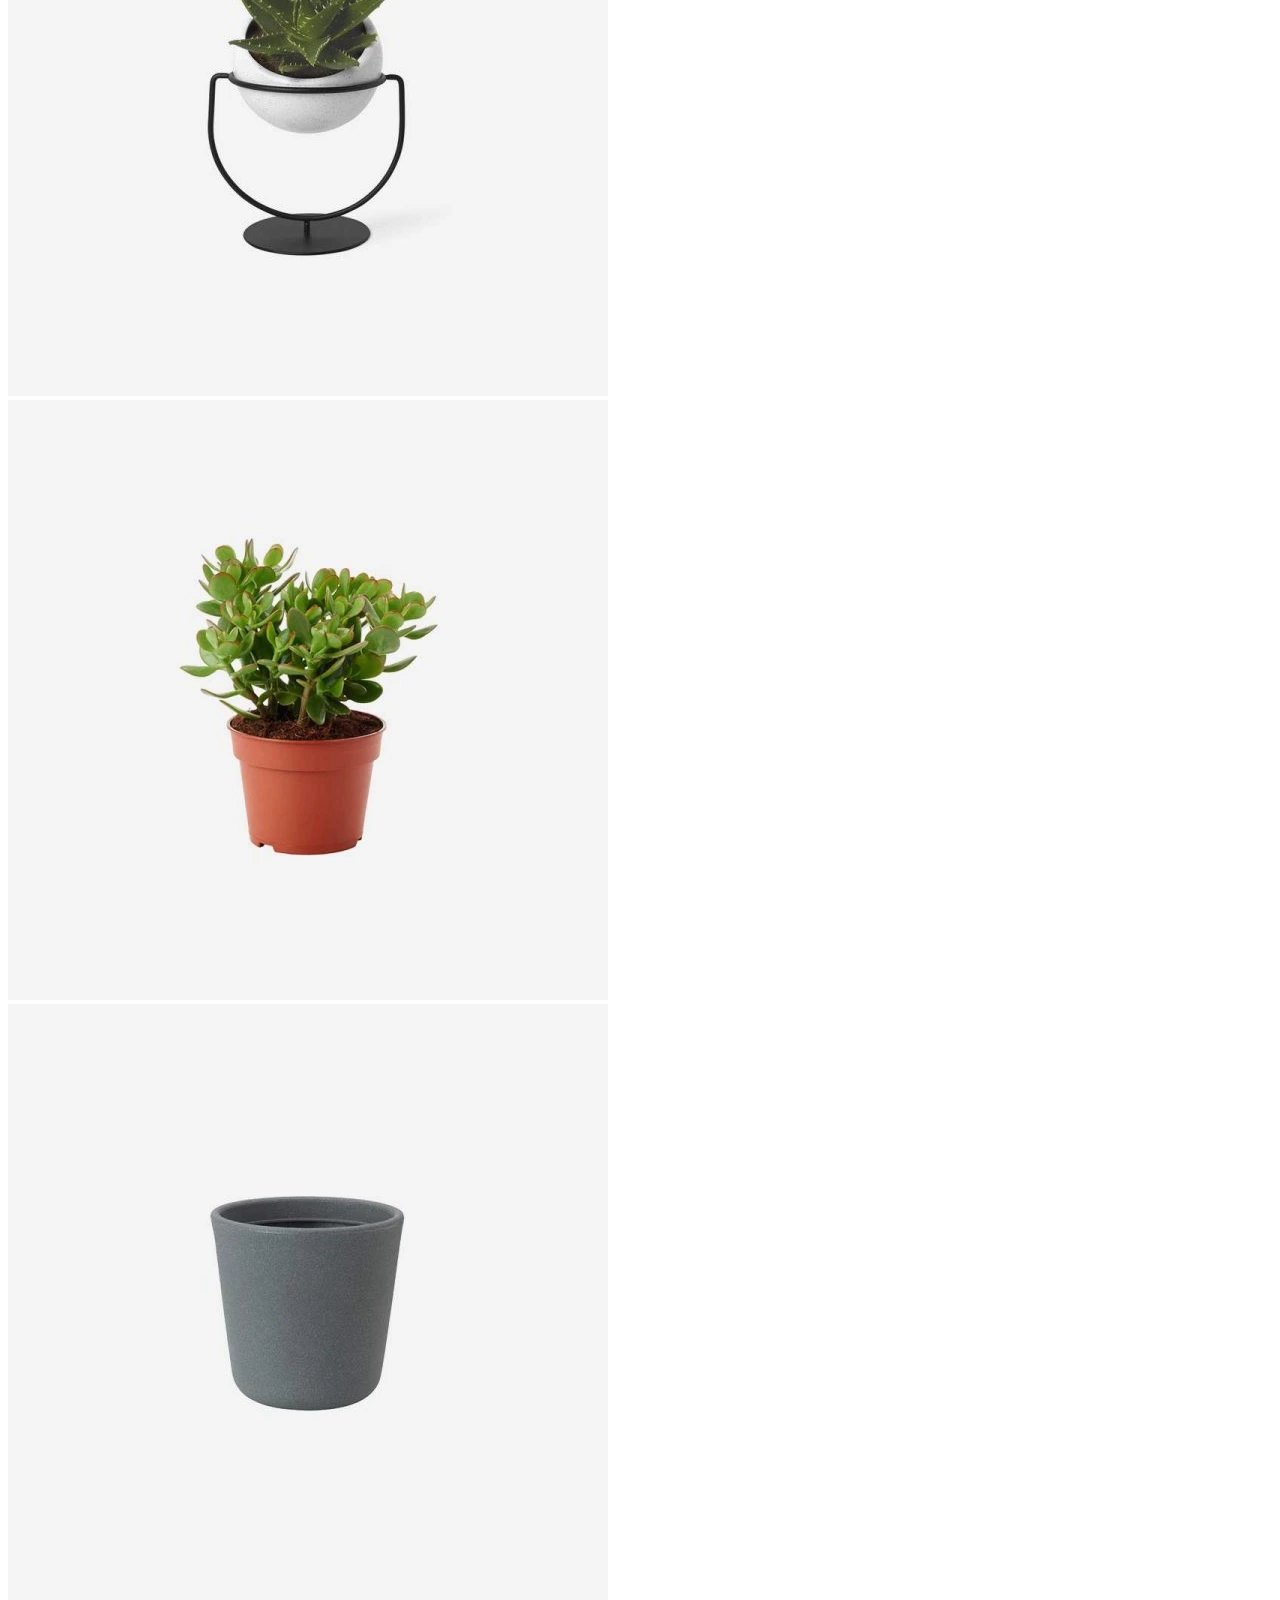
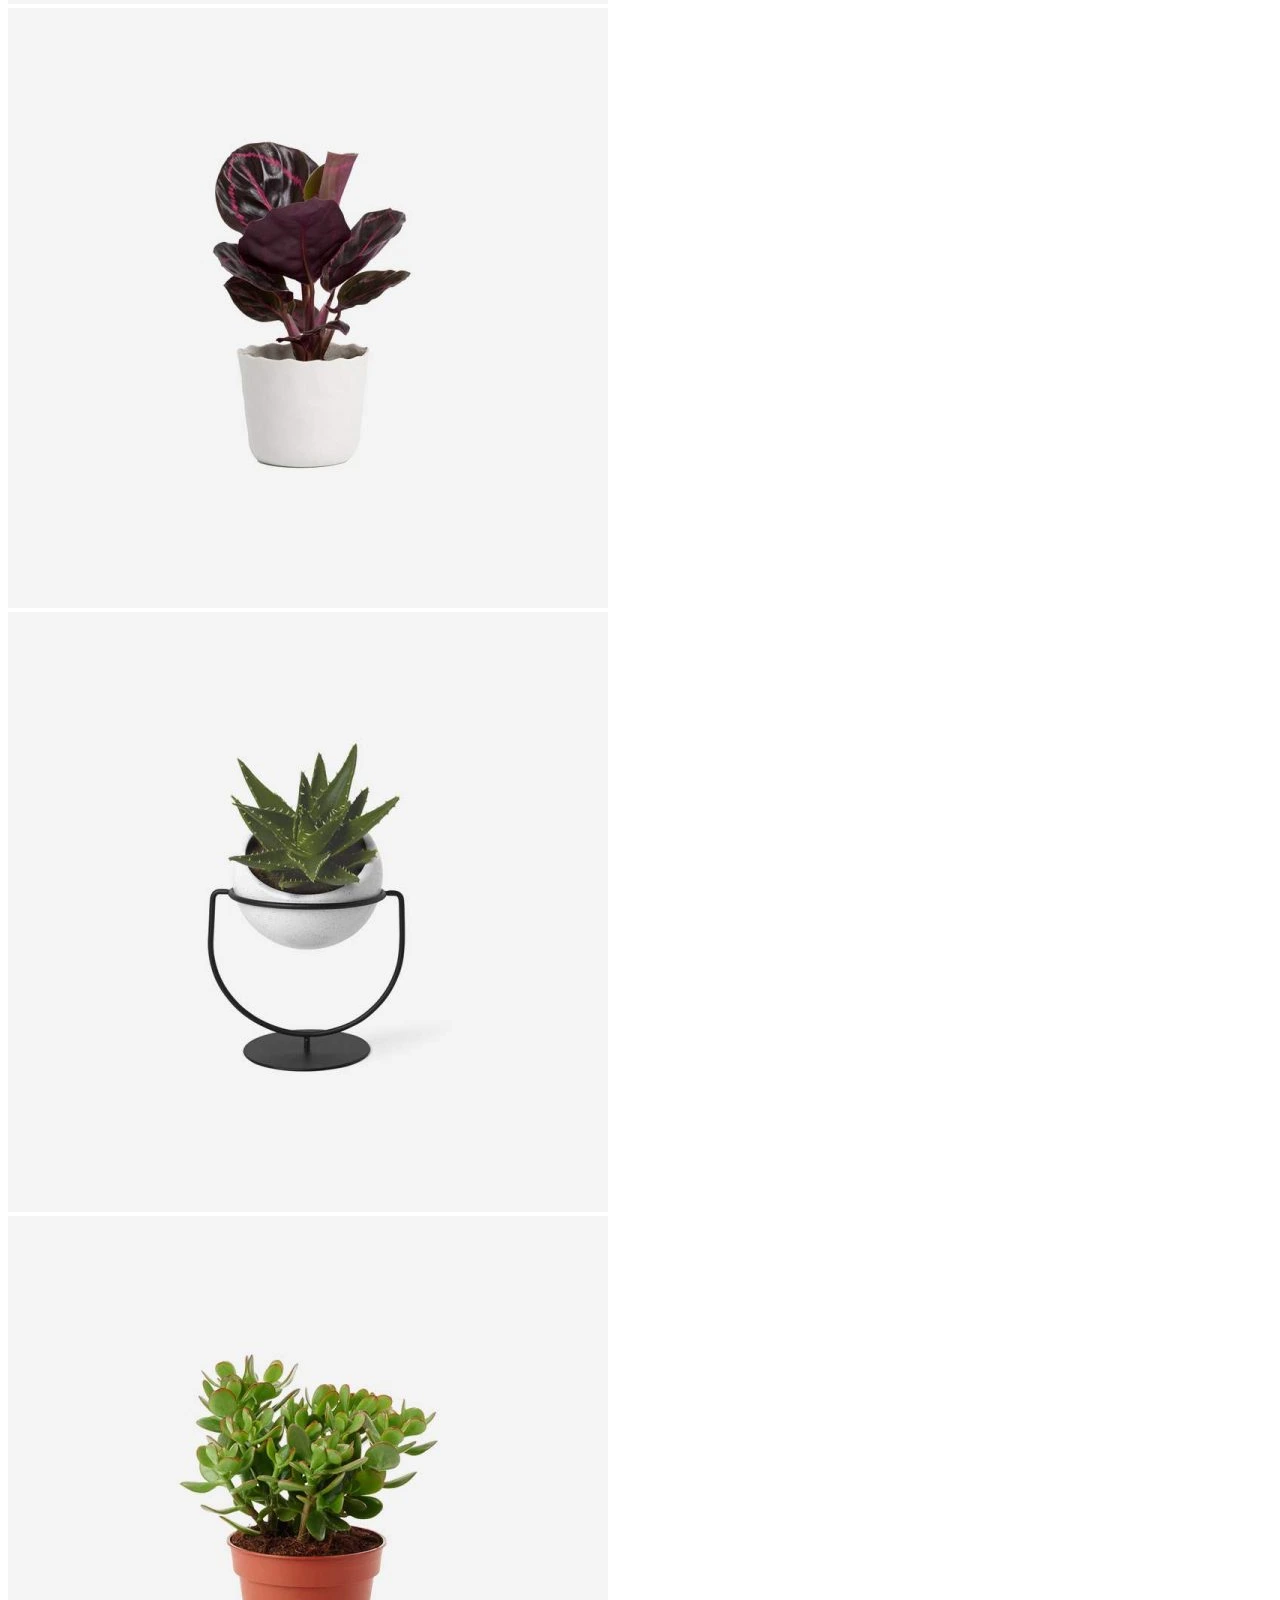
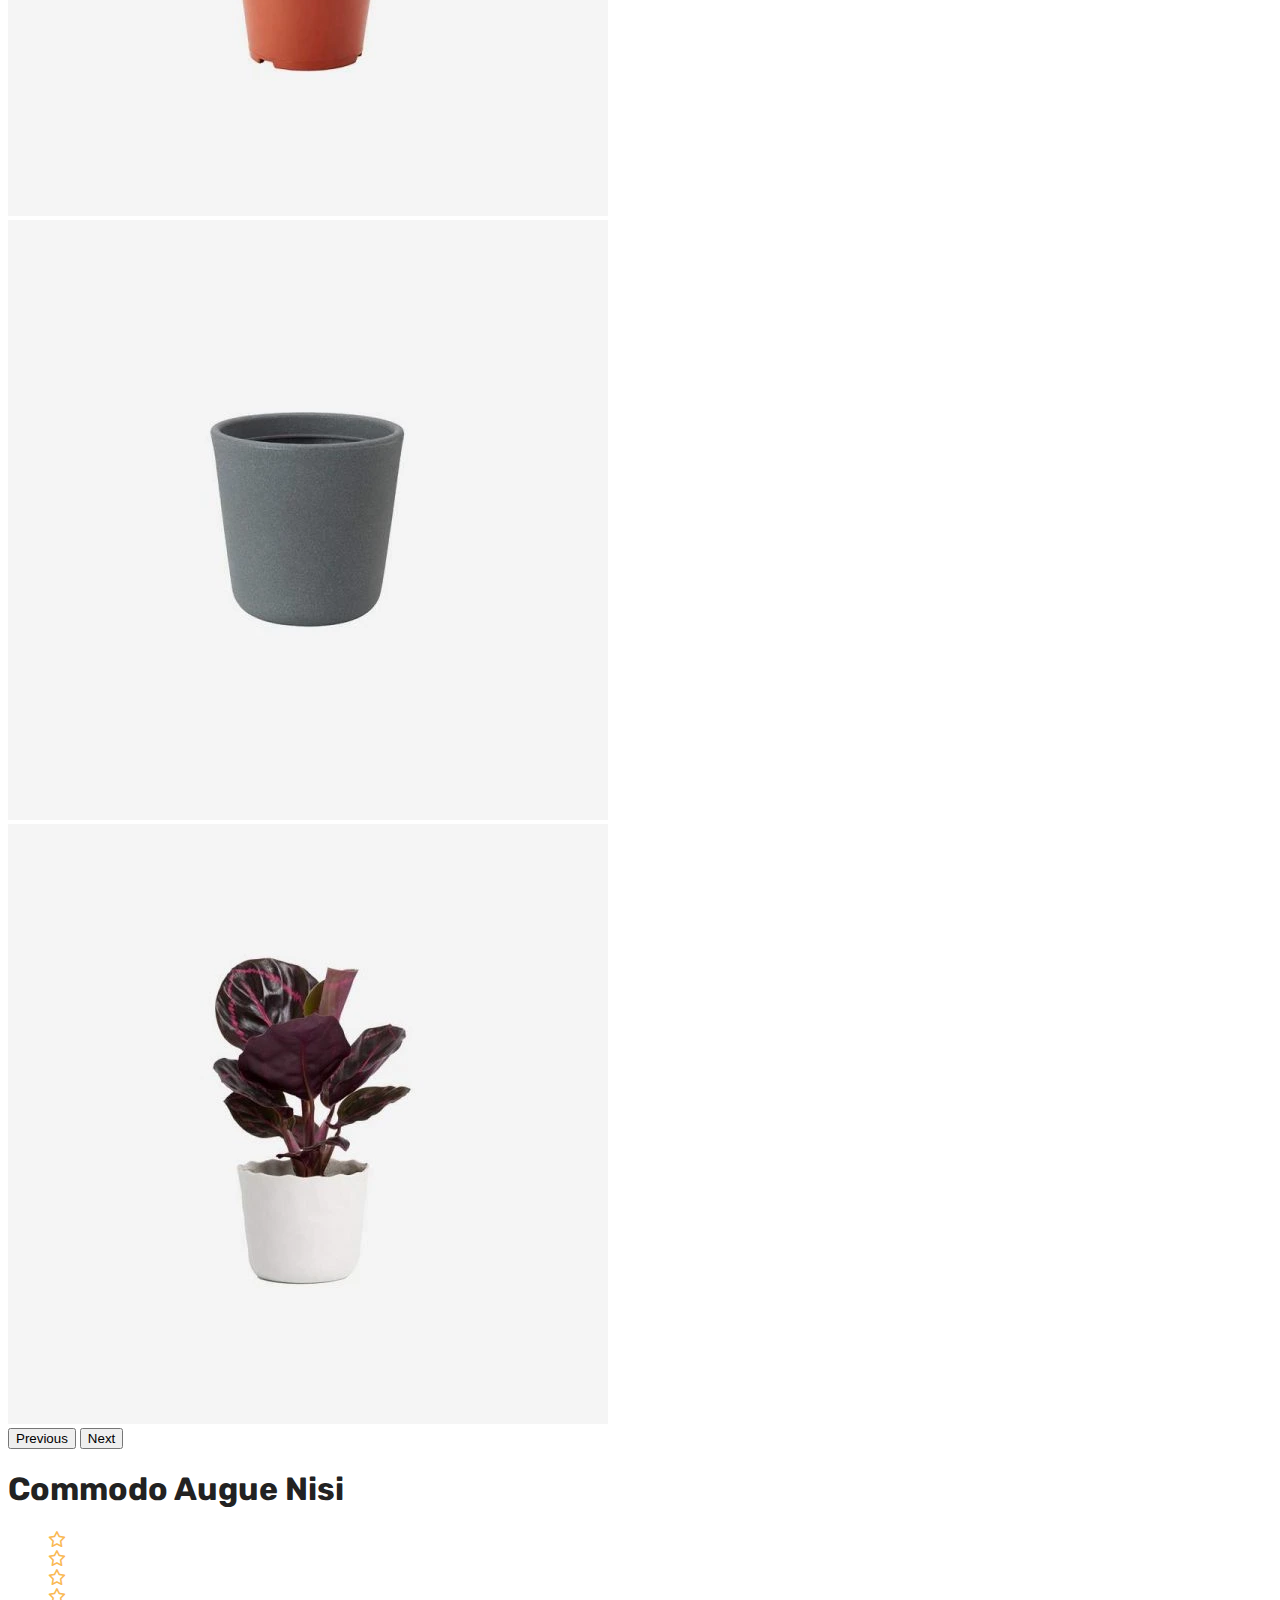
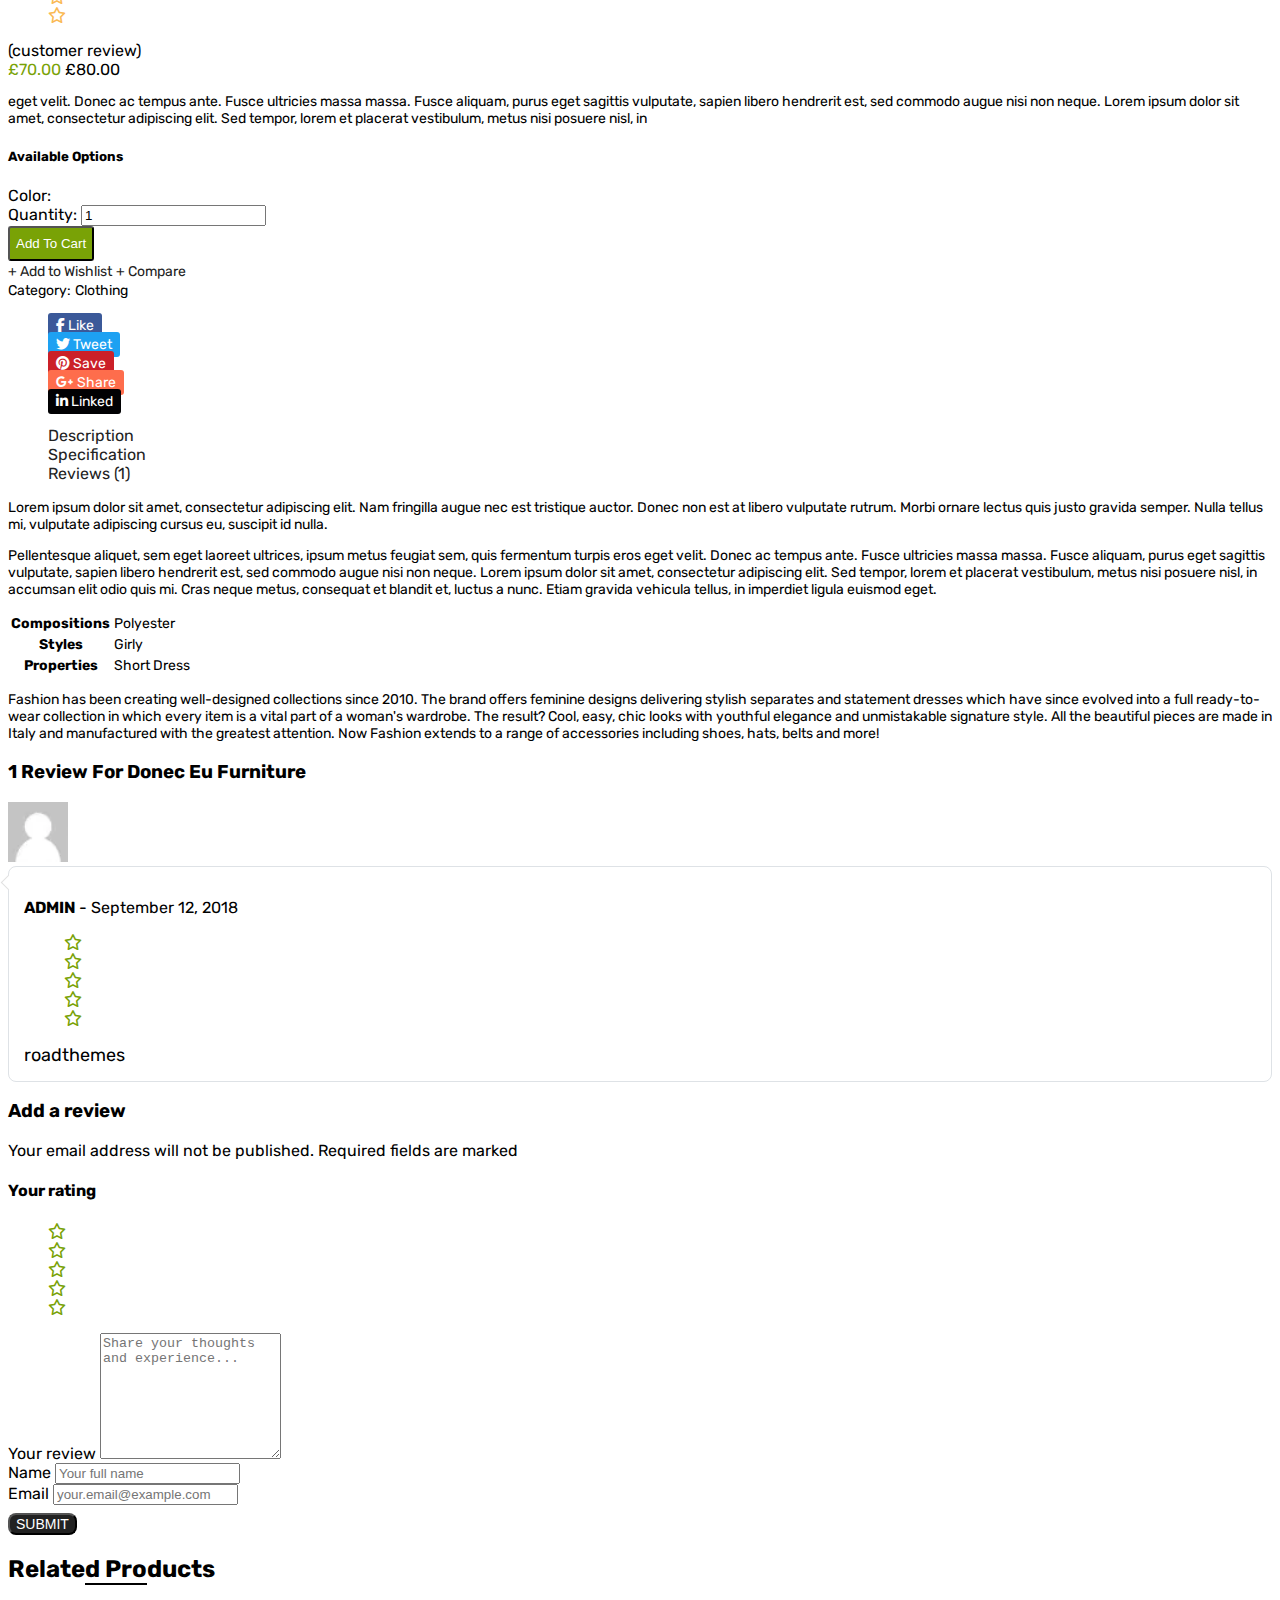
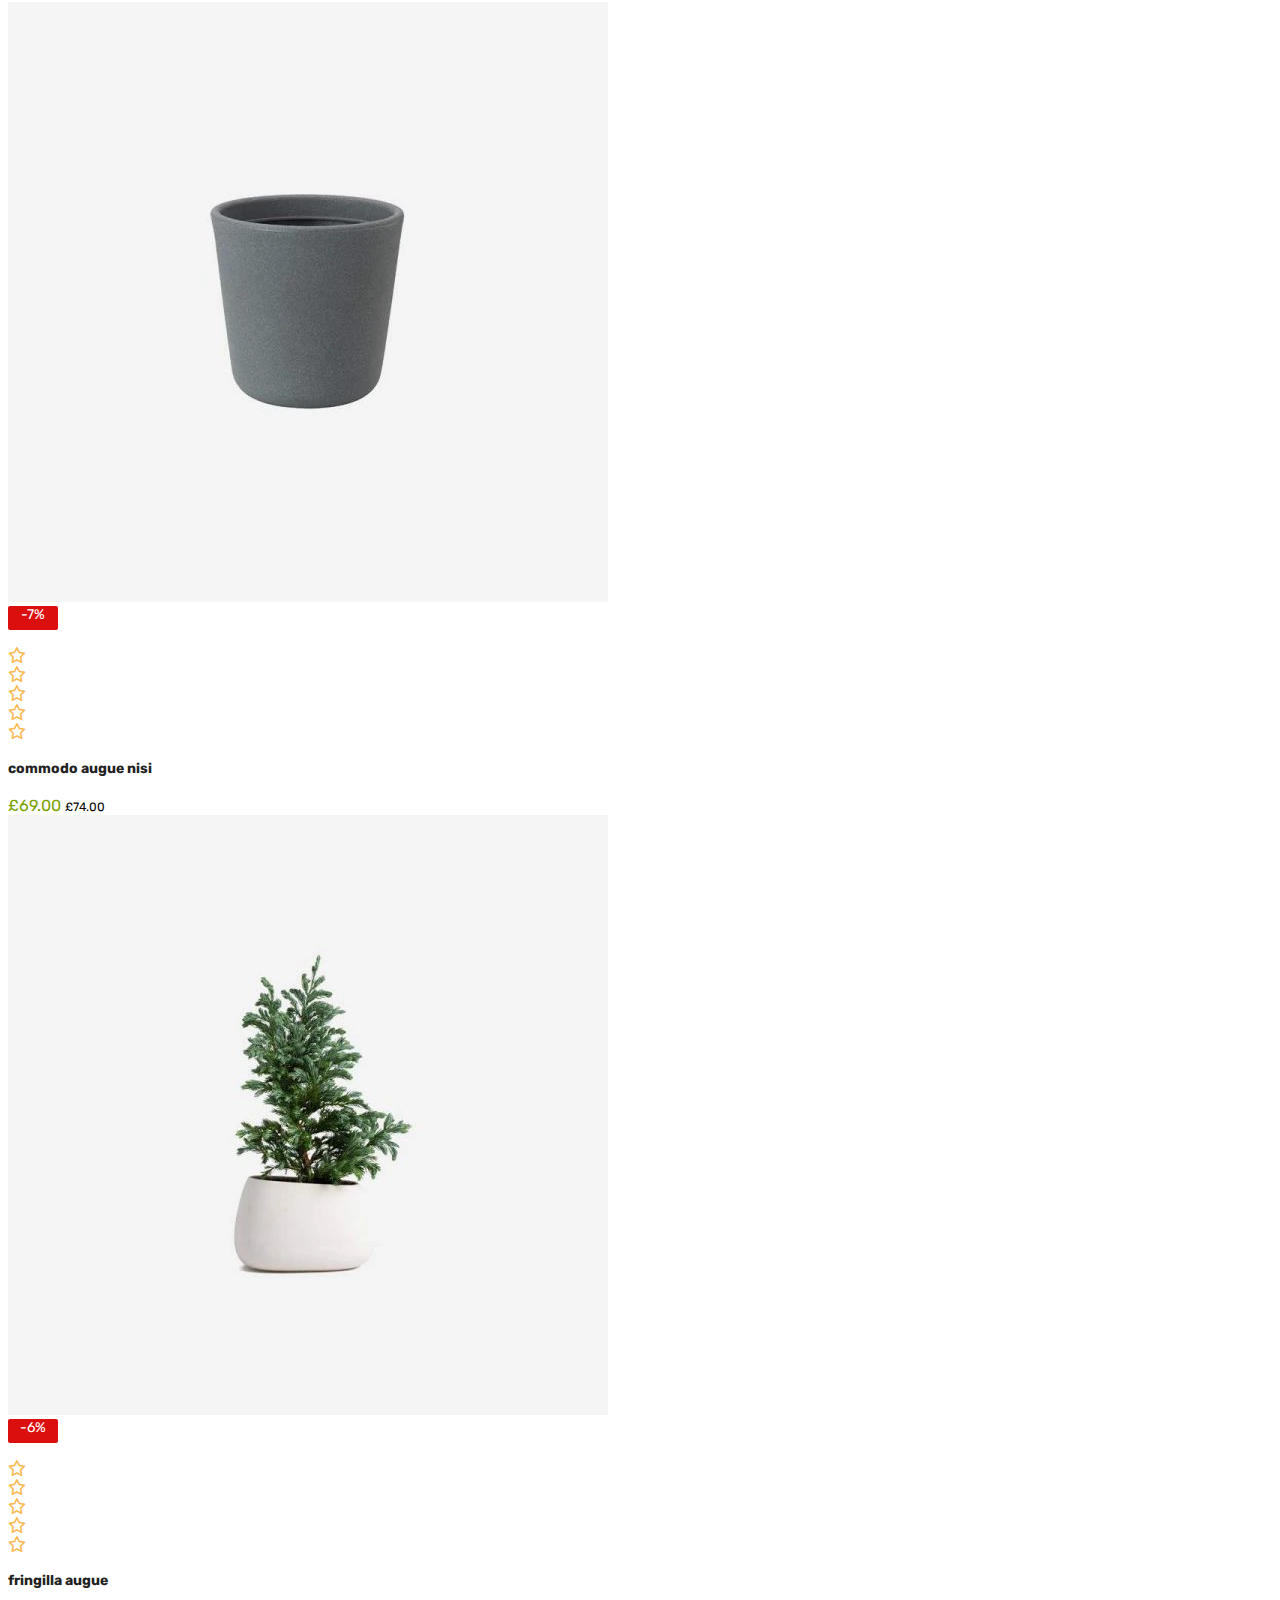
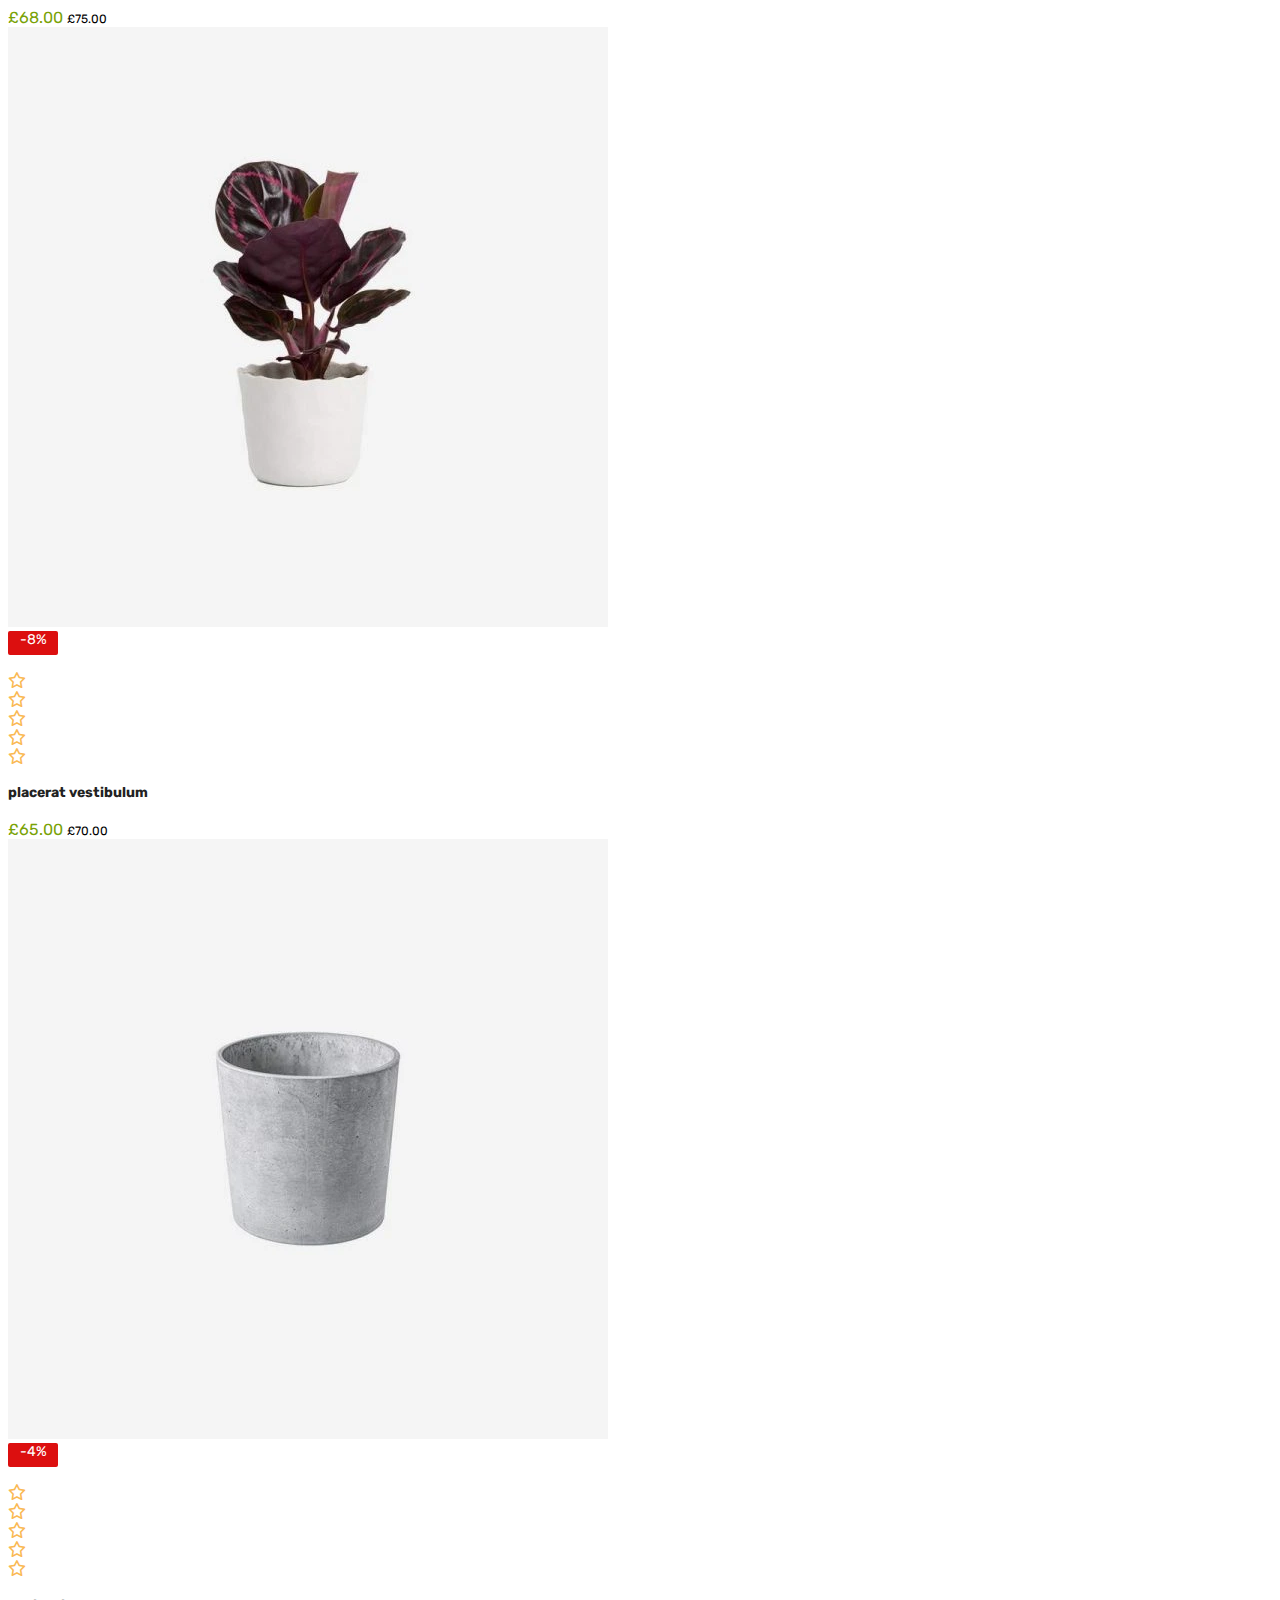
<file: product-details.html>
<!DOCTYPE html>
<html lang="en">

<head>
    <meta charset="UTF-8">
    <meta http-equiv="X-UA-Compatible" content="IE=edge">
    <meta name="viewport" content="width=device-width, initial-scale=1">
    <title>Lukani - shop</title>

    <!-- font awesome -->
    <link rel="stylesheet" href="https://cdnjs.cloudflare.com/ajax/libs/font-awesome/6.7.2/css/all.min.css"
        integrity="sha512-Evv84Mr4kqVGRNSgIGL/F/aIDqQb7xQ2vcrdIwxfjThSH8CSR7PBEakCr51Ck+w+/U6swU2Im1vVX0SVk9ABhg=="
        crossorigin="anonymous" referrerpolicy="no-referrer" />
    <!-- bootstrap css 5.3 -->
    <link href="https://cdn.jsdelivr.net/npm/bootstrap@5.3.7/dist/css/bootstrap.min.css" rel="stylesheet"
        integrity="sha384-LN+7fdVzj6u52u30Kp6M/trliBMCMKTyK833zpbD+pXdCLuTusPj697FH4R/5mcr" crossorigin="anonymous">

    <link rel="stylesheet" href="./assest/css/main.css">
    <link rel="stylesheet" href="./assest/css/shop.css">

    <link rel="stylesheet" href="./assest/css/product-details.css">

</head>

<body>
    <header class="header margin-bottom-70 mt-3">
        <div class="top-header border-bottom">
            <div class="container">

                <div class="row row align-items-center">
                    <div class="col-lg-7 col-md-7">
                        <p>Free Delivery: Take advantage of our time to save event</p>
                    </div>
                    <div class="col-lg-5 col-md-5">
                        <div class="ul d-flex justify-content-end">
                            <li class="currency">
                                <div class="dropdown ">
                                    <a class="btn btn-secondary dropdown-toggle border-0 bg-transparent text-dark-emphasis"
                                        href="#" role="button" data-bs-toggle="dropdown" aria-expanded="false">
                                        USD
                                    </a>

                                    <ul class="dropdown-menu">
                                        <li><a class="dropdown-item" href="#">EUR</a></li>
                                        <li><a class="dropdown-item" href="#">GPB</a></li>
                                        <li><a class="dropdown-item" href="#">RUP</a></li>
                                    </ul>
                                </div>
                            </li>
                            <li class="language">
                                <div class="dropdown ">
                                    <a class="btn btn-secondary dropdown-toggle border-0 bg-transparent text-dark-emphasis"
                                        href="#" role="button" data-bs-toggle="dropdown" aria-expanded="false">
                                        English
                                    </a>

                                    <ul class="dropdown-menu">
                                        <li><a class="dropdown-item" href="#">French</a></li>
                                        <li><a class="dropdown-item" href="#">Spanish</a></li>
                                        <li><a class="dropdown-item" href="#">Russian</a></li>
                                    </ul>
                                </div>

                            </li>
                        </div>
                    </div>

                </div>

            </div>

        </div>

        <div class="middle-header border-bottom ">
            <div class="container">
                <div class="row align-items-center">
                    <div class="col-lg-3 col-md-2 col-2 py-4">
                        <div class="logo">
                            <a href="./index.html">
                                <img class="img-fluid logo-img" src="assest/image/puplic/logo.webp" alt="logo"> </a>
                        </div>

                    </div>


                    <div class="col-lg-9 col-md-8 col-8">
                        <div class="row justify-content-between">
                            <div class="search col-lg-7 col-md-6 col-6 py-4">


                                <div class="input-group rounded-pill border ">

                                    <!-- Dropdown -->
                                    <div class="dropdown p-2">
                                        <a class="btn btn-secondary dropdown-toggle border-0 bg-transparent text-dark-emphasis border-end rounded-0"
                                            href="#" role="button" data-bs-toggle="dropdown" aria-expanded="false">
                                            All Categories
                                        </a>
                                        <ul class="dropdown-menu">
                                            <li><a class="dropdown-item" href="#">All Categories</a></li>
                                            <li><a class="dropdown-item" href="#">Accessories</a></li>
                                            <li><a class="dropdown-item" href="#">Accessories &amp; More</a></li>
                                            <li><a class="dropdown-item" href="#">Butters &amp; Eggs</a></li>
                                            <li><a class="dropdown-item" href="#">Camera &amp; Video</a></li>
                                            <li><a class="dropdown-item" href="#">Mornitors</a></li>
                                            <li><a class="dropdown-item" href="#">Tablets</a></li>
                                            <li><a class="dropdown-item" href="#">Laptops</a></li>
                                            <li><a class="dropdown-item" href="#">Handbags</a></li>
                                            <li><a class="dropdown-item" href="#">Headphone &amp; Speaker</a></li>


                                        </ul>
                                    </div>
                                    <!-- Search Input -->
                                    <input type="text" class="form-control border-0" placeholder="Search product...">

                                    <!-- Search Icon -->
                                    <button class="btn btn-white px-3" type="button">
                                        <svg xmlns="http://www.w3.org/2000/svg" height="20" width="20"
                                            viewBox="0 0 512 512">
                                            <path
                                                d="M416 208c0 45.9-14.9 88.3-40 122.7L502.6 457.4c12.5 12.5 12.5 32.8 0 45.3s-32.8 12.5-45.3 0L330.7 376c-34.4 25.2-76.8 40-122.7 40C93.1 416 0 322.9 0 208S93.1 0 208 0S416 93.1 416 208zM208 352a144 144 0 1 0 0-288 144 144 0 1 0 0 288z" />
                                        </svg>
                                    </button>
                                </div>









                            </div>
                            <div class="header-actions col-lg-3 col-md-12 col-sm-12 border-end border-start py-4 ">
                                <div class=" d-flex justify-content-center gap-4 ms-3 me-3 align-items-center	">
                                    <div> <a href="./login.html"><svg class="specialBlack" xmlns="http://www.w3.org/2000/svg"
                                                height="24" width="24" viewBox="0 0 448 512">
                                               
                                                <path
                                                    d="M304 128a80 80 0 1 0 -160 0 80 80 0 1 0 160 0zM96 128a128 128 0 1 1 256 0A128 128 0 1 1 96 128zM49.3 464l349.5 0c-8.9-63.3-63.3-112-129-112l-91.4 0c-65.7 0-120.1 48.7-129 112zM0 482.3C0 383.8 79.8 304 178.3 304l91.4 0C368.2 304 448 383.8 448 482.3c0 16.4-13.3 29.7-29.7 29.7L29.7 512C13.3 512 0 498.7 0 482.3z" />
                                            </svg></a></div>
                                    <div> <a href="./wishlist.html"> <svg class="specialBlack"
                                                xmlns="http://www.w3.org/2000/svg" height="24" width="24"
                                                viewBox="0 0 512 512">
                                               
                                                <path
                                                    d="M225.8 468.2l-2.5-2.3L48.1 303.2C17.4 274.7 0 234.7 0 192.8l0-3.3c0-70.4 50-130.8 119.2-144C158.6 37.9 198.9 47 231 69.6c9 6.4 17.4 13.8 25 22.3c4.2-4.8 8.7-9.2 13.5-13.3c3.7-3.2 7.5-6.2 11.5-9c0 0 0 0 0 0C313.1 47 353.4 37.9 392.8 45.4C462 58.6 512 119.1 512 189.5l0 3.3c0 41.9-17.4 81.9-48.1 110.4L288.7 465.9l-2.5 2.3c-8.2 7.6-19 11.9-30.2 11.9s-22-4.2-30.2-11.9zM239.1 145c-.4-.3-.7-.7-1-1.1l-17.8-20-.1-.1s0 0 0 0c-23.1-25.9-58-37.7-92-31.2C81.6 101.5 48 142.1 48 189.5l0 3.3c0 28.5 11.9 55.8 32.8 75.2L256 430.7 431.2 268c20.9-19.4 32.8-46.7 32.8-75.2l0-3.3c0-47.3-33.6-88-80.1-96.9c-34-6.5-69 5.4-92 31.2c0 0 0 0-.1 .1s0 0-.1 .1l-17.8 20c-.3 .4-.7 .7-1 1.1c-4.5 4.5-10.6 7-16.9 7s-12.4-2.5-16.9-7z" />
                                            </svg></a></div>
                                            <div class="notification"> <a href="./cart.html"> <svg xmlns="http://www.w3.org/2000/svg"
                                                height="24" width="24" viewBox="0 0 448 512">
                                               
                                                <path
                                                    d="M160 112c0-35.3 28.7-64 64-64s64 28.7 64 64l0 48-128 0 0-48zm-48 48l-64 0c-26.5 0-48 21.5-48 48L0 416c0 53 43 96 96 96l256 0c53 0 96-43 96-96l0-208c0-26.5-21.5-48-48-48l-64 0 0-48C336 50.1 285.9 0 224 0S112 50.1 112 112l0 48zm24 48a24 24 0 1 1 0 48 24 24 0 1 1 0-48zm152 24a24 24 0 1 1 48 0 24 24 0 1 1 -48 0z" />
                                            </svg> </a></div>

                                </div>
                            </div>
                        </div>
                    </div>
                    <div class="category-btn col-lg-0 col-md-2 col-2 ">
                        <button class="btn border-black rounded-0" type="button" data-bs-toggle="offcanvas"
                            data-bs-target="#offcanvasWithBothOptions" aria-controls="offcanvasWithBothOptions">
                            <svg xmlns="http://www.w3.org/2000/svg" height="26" width="26" viewBox="0 0 448 512">
                                <path fill="black"
                                    d="M0 96c0-17.7 14.3-32 32-32h384c17.7 0 32 14.3 32 32s-14.3 32-32 32H32C14.3 128 0 113.7 0 96zm0 160c0-17.7 14.3-32 32-32h384c17.7 0 32 14.3 32 32s-14.3 32-32 32H32c-17.7 0-32-14.3-32-32zm0 160c0-17.7 14.3-32 32-32h384c17.7 0 32 14.3 32 32s-14.3 32-32 32H32c-17.7 0-32-14.3-32-32z" />
                            </svg> </button>

                            <div class="offcanvas offcanvas-start navbar-toggler border-0" data-bs-scroll="true" tabindex="-1" id="offcanvasWithBothOptions" aria-labelledby="offcanvasWithBothOptionsLabel">
                                <div class="offcanvas-header p-0 ">
                                    <!-- Promo Banner -->
                                 
                                        <button type="button" class="btn-close position-absolute top-0 end-0 m-2" data-bs-dismiss="offcanvas" aria-label="Close"></button>
                                </div>
                                
                                <div class="offcanvas-body mt-4 px-0">
                                    <p class="promo-text text-center">Free Delivery: Take advantage of our time to save event</p>
        
                                    <!-- Currency and Language Settings -->
                                    <div class="ul d-flex justify-content-center ">
                                        <li class="currency">
                                            <div class="dropdown ">
                                                <a class="btn btn-secondary dropdown-toggle border-0 bg-transparent text-dark-emphasis"
                                                    href="#" role="button" data-bs-toggle="dropdown" aria-expanded="false">
                                                    USD
                                                </a>
            
                                                <ul class="dropdown-menu">
                                                    <li><a class="dropdown-item" href="#">EUR</a></li>
                                                    <li><a class="dropdown-item" href="#">GPB</a></li>
                                                    <li><a class="dropdown-item" href="#">RUP</a></li>
                                                </ul>
                                            </div>
                                        </li>
                                        <li class="language">
                                            <div class="dropdown ">
                                                <a class="btn btn-secondary dropdown-toggle border-0 bg-transparent text-dark-emphasis"
                                                    href="#" role="button" data-bs-toggle="dropdown" aria-expanded="false">
                                                    English
                                                </a>
            
                                                <ul class="dropdown-menu">
                                                    <li><a class="dropdown-item" href="#">French</a></li>
                                                    <li><a class="dropdown-item" href="#">Spanish</a></li>
                                                    <li><a class="dropdown-item" href="#">Russian</a></li>
                                                </ul>
                                            </div>
            
                                        </li>
                                    </div>
            
                                    <!-- Search Section -->
                                    <div class="search-section mt-3">
                                        <div class="search-input">
                                            <input type="text" placeholder="Search product..." class="border">
                                            <svg class="search-icon" xmlns="http://www.w3.org/2000/svg" height="20" width="20" viewBox="0 0 512 512">
                                                <path
                                                    d="M416 208c0 45.9-14.9 88.3-40 122.7L502.6 457.4c12.5 12.5 12.5 32.8 0 45.3s-32.8 12.5-45.3 0L330.7 376c-34.4 25.2-76.8 40-122.7 40C93.1 416 0 322.9 0 208S93.1 0 208 0S416 93.1 416 208zM208 352a144 144 0 1 0 0-288 144 144 0 1 0 0 288z" />
                                            </svg>
                                                </div>
                                    </div>
                        
                                    <!-- Categories Dropdown -->
                                    <div class="categories-section mt-3 px-5">
        
                                        <div class="dropdown p-2">
                                            <a class="btn btn-secondary dropdown-toggle border bg-transparent text-dark-emphasis  rounded-0 px-3"
                                                href="#" role="button" data-bs-toggle="dropdown" aria-expanded="false">
                                                All Categories
                                            </a>
                                            <ul class="dropdown-menu">
                                                <li><a class="dropdown-item" href="#">All Categories</a></li>
                                                <li><a class="dropdown-item" href="#">Accessories</a></li>
                                                <li><a class="dropdown-item" href="#">Accessories &amp; More</a></li>
                                                <li><a class="dropdown-item" href="#">Butters &amp; Eggs</a></li>
                                                <li><a class="dropdown-item" href="#">Camera &amp; Video</a></li>
                                                <li><a class="dropdown-item" href="#">Mornitors</a></li>
                                                <li><a class="dropdown-item" href="#">Tablets</a></li>
                                                <li><a class="dropdown-item" href="#">Laptops</a></li>
                                                <li><a class="dropdown-item" href="#">Handbags</a></li>
                                                <li><a class="dropdown-item" href="#">Headphone &amp; Speaker</a></li>
        
        
                                            </ul>
                                        </div>
        
                                    </div>
                        
                                    <!-- Support Info -->
                                    <div class="support-section text-center  my-3">
                                        <!-- <p class="support-text">Call Support: 0123456789</p> -->
                                        <p class="support-text">Call Support: <a  href="tel:0123456789">0123456789</a></p>
        
                                    </div>
                        
                                    <!-- Navigation Menu -->
                                    <ul class="nav-menu mb-4">
                                        <li class="active">
                                            <a href="#">
                                                <span>Home</span>
                                            </a>
                                        </li>
                                        <li>
                                            <a href="./shop.html">
                                                <span>Shop</span>
                                            </a>
                                        </li>
                                        <li>
                                            <a href="./blog.html">
                                                <span>Blog</span>
                                            </a>
                                        </li>
                                        <li>
                                            <a href="./login.html">
                                                <span>My Account</span>
                                            </a>
                                        </li>
                                        <li>
                                            <a href="./contact-us.html">
                                                <span>Contact us</span>
                                            </a>
                                        </li>
                                    </ul>
        
                                    <!-- email Info -->
                                    <div class="email-section text-center  my-4">
                                        <a href="#"><i class="fa-regular fa-envelope"></i> demo@example.com</a>
                                    </div>
                                    <div class="share-buttons d-flex gap-2 justify-content-center my-4">
                                        <a href="#" class="share-btn d-flex facebook" title="Share on Facebook">
                                            <i class="fab fa-facebook-f "></i>
                                        </a>
                                        <a href="#" class="share-btn d-flex twitter" title="Share on Twitter">
                                            <i class="fab fa-twitter"></i>
                                        </a>
                                        <a href="#" class="share-btn d-flex pinterest" title="Share on Pinterest">
                                            <i class="fa-brands fa-pinterest" ></i>
                                        </a>
                                        <a href="#" class="share-btn d-flex google-plus" title="Share on Google+">
                                            <i class="fab fa-google-plus-g"></i>
                                        </a>
                                        <a href="#" class="share-btn d-flex linkedin" title="Share on LinkedIn">
                                            <i class="fab fa-linkedin-in"></i>
                                        </a>
                                    </div>
        
        
        
                                </div>
             
                            </div>
        
                    </div>
                </div>
            </div>

        </div>
        <div class="bottom-header py-3">
            <nav class="navbar navbar-expand-lg    w-100 mb-1">
                <div class="container d-block py-2">
                    <div class="row justify-content-between">

                        <!-- Categories Dropdown -->
                        <div class="dropdown col-lg-3 col-md-5">
                            <button class="btn dropdown-toggle d-flex align-items-center " type="button"
                                data-bs-toggle="dropdown">
                                <svg xmlns="http://www.w3.org/2000/svg" height="16" width="20" viewBox="0 0 448 512"
                                    class="me-2">
                                    <path
                                        d="M0 96c0-17.7 14.3-32 32-32h384c17.7 0 32 14.3 32 32s-14.3 32-32 32H32C14.3 128 0 113.7 0 96zm0 160c0-17.7 14.3-32 32-32h384c17.7 0 32 14.3 32 32s-14.3 32-32 32H32c-17.7 0-32-14.3-32-32zm0 160c0-17.7 14.3-32 32-32h384c17.7 0 32 14.3 32 32s-14.3 32-32 32H32c-17.7 0-32-14.3-32-32z" />
                                </svg>
                                CATEGORIES
                            </button>
                            <ul class="dropdown-menu">
                                <li><a class="dropdown-item" href="#">Fruits</a></li>
                                <li><a class="dropdown-item" href="#">Vegetables</a></li>
                                <li><a class="dropdown-item" href="#">Electronics</a></li>
                            </ul>
                        </div>

                        <!-- Main Menu -->
                        <div class="collapse navbar-collapse col-lg-5 col-md-5 border-start"
                            id="navbarSupportedContent">
                            <ul class="support-content navbar-nav  align-items-center ">
                                <li class="nav-item me-4">
                                    <a class="nav-link " aria-current="page" href="./index.html">HOME</a>
                                </li>

                                <li class="nav-item me-4 dropdown">
                                    <a class="nav-link dropdown-toggle active" href="" role="button"
                                        data-bs-toggle="dropdown" aria-expanded="false">
                                        SHOP
                                    </a>
                                    <ul class="dropdown-menu">
                                        <li><a class="dropdown-item" href="./shop.html">Shop</a></li>
                                        <li><a class="dropdown-item" href="./cart.html">Cart</a></li>
                                        <li><a class="dropdown-item" href="./wishlist.html">Wishlist</a></li>
                                    </ul>
                                </li>







                                <li class="nav-item me-4">
                                    <a class="nav-link" href="./blog.html">BLOG</a>
                                </li>
                                <li class="nav-item me-4">
                                    <a class="nav-link text-uppercase" href="./login.html">Account</a>
                                </li>


                                <li class="nav-item me-4">
                                    <a class="nav-link" href="./contact-us.html">CONTACT US</a>
                                </li>
                            </ul>
                        </div>
                        <!-- Call Support -->
                        <div class="call-support col-lg-3 col-md-5 text-end ">
                            <p>Call Support: <a class="text-dark" href="tel:0123456789">0123456789</a></p>

                        </div>
                    </div>
                </div>
            </nav>
        </div>

    </header>



    <main>

        <section class="Breadcrumb-div ">
            <nav aria-label="breadcrumb ">
                <div class="container">
                    <div class="row">
                        <div class="col-12 text-center py-5 ">
                            <ol class="breadcrumb justify-content-center font-size-14">
                                <li class="breadcrumb-item"><a href="./index.html">Home</a></li>
                                <li class="breadcrumb-item " aria-current="page">Product Details</li>
                            </ol>

                        </div>


                    </div>
                </div>
            </nav>

        </section>


        <section class="product-details">

            <div class="container-fluid my-5">
                <div class="row p-5 justify-content-center">
                    <!-- Product Images -->
                    <div class="col-md-5 text-center">
                        <!-- Main Image -->
                        <img id="mainImage" src="./assest/image/product/product9.webp" class="img-fluid border"
                            alt="Product Image" />

                        <!-- Thumbnail Slider -->
                        <div class="d-flex justify-content-center gap-2 mt-3">
                            <div class="container-fluid">


                                <div id="carouselExample2" class="carousel slide carousel-dark px-4">
                                    <div class="carousel-inner mt-1">
                                        <div class="carousel-item active  ">

                                            <div class="row text-center p-2 justify-content-center">

                                                <div class="swiper-slide col-lg-3 col-md-3 col-sm-4 ">
                                                    <img src="./assest/image/product/product9.webp" class="img-fluid "
                                                        style="cursor:pointer;" onclick="changeImage(this)" />
                                                </div>
                                                <div class="swiper-slide col-lg-3 col-md-3 col-sm-4 ">
                                                    <img src="./assest/image/product/product.webp" class="img-fluid "
                                                        style="cursor:pointer;" onclick="changeImage(this)" />

                                                </div>
                                                <div class="swiper-slide col-lg-3 col-md-3 col-sm-4 ">

                                                    <img src="./assest/image/product/product2 2.webp" class="img-fluid "
                                                        style="cursor:pointer;" onclick="changeImage(this)" />
                                                </div>
                                                <div class="swiper-slide col-lg-3 col-md-3 col-sm-4 ">
                                                    <img src="./assest/image/product/product2.webp" class="img-fluid "
                                                        style="cursor:pointer;" onclick="changeImage(this)" />


                                                </div>

                                            </div>



                                        </div>
                                        <div class="carousel-item   ">

                                            <div class="row text-center p-2 justify-content-center">

                                                <div class="swiper-slide col-lg-3 col-md-3 col-sm-4 ">
                                                    <img src="./assest/image/product/product9.webp" class="img-fluid "
                                                        style="cursor:pointer;" onclick="changeImage(this)" />
                                                </div>
                                                <div class="swiper-slide col-lg-3 col-md-3 col-sm-4 ">
                                                    <img src="./assest/image/product/product.webp" class="img-fluid "
                                                        style="cursor:pointer;" onclick="changeImage(this)" />

                                                </div>
                                                <div class="swiper-slide col-lg-3 col-md-3 col-sm-4 ">

                                                    <img src="./assest/image/product/product2 2.webp" class="img-fluid "
                                                        style="cursor:pointer;" onclick="changeImage(this)" />
                                                </div>
                                                <div class="swiper-slide col-lg-3 col-md-3 col-sm-4 ">
                                                    <img src="./assest/image/product/product2.webp" class="img-fluid "
                                                        style="cursor:pointer;" onclick="changeImage(this)" />


                                                </div>

                                            </div>



                                        </div>

                                        <div class="carousel-item   ">

                                            <div class="row text-center p-2 justify-content-center">

                                                <div class="swiper-slide col-lg-3 col-md-3 col-sm-4 ">
                                                    <img src="./assest/image/product/product9.webp" class="img-fluid "
                                                        style="cursor:pointer;" onclick="changeImage(this)" />
                                                </div>
                                                <div class="swiper-slide col-lg-3 col-md-3 col-sm-4 ">
                                                    <img src="./assest/image/product/product.webp" class="img-fluid "
                                                        style="cursor:pointer;" onclick="changeImage(this)" />

                                                </div>
                                                <div class="swiper-slide col-lg-3 col-md-3 col-sm-4 ">

                                                    <img src="./assest/image/product/product2 2.webp" class="img-fluid "
                                                        style="cursor:pointer;" onclick="changeImage(this)" />
                                                </div>
                                                <div class="swiper-slide col-lg-3 col-md-3 col-sm-4 ">
                                                    <img src="./assest/image/product/product2.webp" class="img-fluid "
                                                        style="cursor:pointer;" onclick="changeImage(this)" />


                                                </div>

                                            </div>



                                        </div>

                                        <div class="carousel-item   ">

                                            <div class="row text-center p-2 justify-content-center">

                                                <div class="swiper-slide col-lg-3 col-md-3 col-sm-4 ">
                                                    <img src="./assest/image/product/product9.webp" class="img-fluid "
                                                        style="cursor:pointer;" onclick="changeImage(this)" />
                                                </div>
                                                <div class="swiper-slide col-lg-3 col-md-3 col-sm-4 ">
                                                    <img src="./assest/image/product/product.webp" class="img-fluid "
                                                        style="cursor:pointer;" onclick="changeImage(this)" />

                                                </div>
                                                <div class="swiper-slide col-lg-3 col-md-3 col-sm-4 ">

                                                    <img src="./assest/image/product/product2 2.webp" class="img-fluid "
                                                        style="cursor:pointer;" onclick="changeImage(this)" />
                                                </div>
                                                <div class="swiper-slide col-lg-3 col-md-3 col-sm-4 ">
                                                    <img src="./assest/image/product/product2.webp" class="img-fluid "
                                                        style="cursor:pointer;" onclick="changeImage(this)" />


                                                </div>

                                            </div>



                                        </div>

                                    </div>

                                    <button class="carousel-control-prev" type="button"
                                        data-bs-target="#carouselExample2" data-bs-slide="prev">
                                        <span class="carousel-control-prev-icon"></span>
                                        <span class="visually-hidden">Previous</span>
                                    </button>
                                    <button class="carousel-control-next" type="button"
                                        data-bs-target="#carouselExample2" data-bs-slide="next">
                                        <span class="carousel-control-next-icon"></span>
                                        <span class="visually-hidden">Next</span>
                                    </button>

                                </div>

                            </div>








                        </div>
                    </div>

                    <!-- Product Details -->
                    <div class="col-md-6">
                        <h1 class="mb-3 fw-normal fs-5"><a href="#">Commodo Augue Nisi</a></h1>
                        <!-- rate -->
                        <div class="my-4 d-flex gap-1">
                            <ul class="d-flex justify-content-start gap-1 px-0">
                                <li><a href="#"><i class="fa-regular fa-star" style="color: #fab954;"></i></a></li>
                                <li><a href="#"><i class="fa-regular fa-star" style="color: #fab954;"></i></a></li>
                                <li><a href="#"><i class="fa-regular fa-star" style="color: #fab954;"></i></a></li>
                                <li><a href="#"><i class="fa-regular fa-star" style="color: #fab954;"></i></a></li>
                                <li><a href="#"><i class="fa-regular fa-star" style="color: #fab954;"></i></a></li>


                            </ul>
                            <span class="text-muted">(customer review)</span>

                        </div>

                        <div class="mb-4">
                            <span class="main-color fs-5 fw-bold">£70.00</span>
                            <span class="text-muted text-decoration-line-through ms-2 fs-6 fw-normal">£80.00</span>
                        </div>

                        <p class="text-muted fs-14 border-bottom pb-3">eget velit. Donec ac tempus ante. Fusce ultricies
                            massa massa. Fusce aliquam, purus
                            eget sagittis vulputate, sapien libero hendrerit est, sed commodo augue nisi non
                            neque. Lorem ipsum dolor sit amet, consectetur adipiscing elit. Sed tempor, lorem et
                            placerat vestibulum, metus nisi posuere nisl, in </p>

                        <h5 class="fw-medium  mt-3">Available Options</h5>
                        <label class="d-block fw-medium mb-3">Color:</label>
                        <div class="color d-flex gap-2 mb-4">
                            <a href="#" class=""><span class="border  d-inline-block bg-black"></span></a>
                            <a href="#"> <span class="border  d-inline-block bg-light-gray"></span></a>
                            <a href="#"> <span class="border d-inline-block bg-red"></span></a>
                            <a href="#"> <span class="border  d-inline-block bg-yellow"></span></a>
                        </div>

                        <div class="quantity-number  d-flex justify-content-start gap-3 px-0">
                            <div class=" d-flex align-items-center mb-5 ">
                                <label for="quantity" class="form-label me-2 mb-0">Quantity:</label>
                                <input type="number" id="quantity" class="form-control w-auto" value="1" min="1">
                            </div>

                            <button class="button border-0  w-auto " type="submit">Add To Cart</button>
                        </div>


                        <div class="mt-2 d-flex flex-column">
                            <a href="#" class="  mb-1 fs-14">+ Add to Wishlist</a>
                            <a href="#" class="  fs-14">+ Compare</a>
                        </div>

                        <div class="mt-4">
                            <span class="fw-bold fs-14">Category:</span> <span class="text-muted fs-14">Clothing</span>
                        </div>

                        <div class="social  mt-4 ">
                            <ul class="d-flex gap-2 p-0 ">
                                <li><a class="facebook fs-14" href="#" title="facebook"><i
                                            class="fa-brands fa-facebook-f" style="color: #ffffff;"></i>
                                        Like</a></li>
                                <li><a class="twitter fs-14" href="#" title="twitter"><i class="fa-brands fa-twitter"
                                            style="color: #ffffff;"></i> tweet</a>
                                </li>
                                <li><a class="pinterest fs-14" href="#" title="pinterest"><i
                                            class="fa-brands fa-pinterest" style="color: #ffffff;"></i>
                                        save</a></li>
                                <li><a class="google-plus fs-14" href="#" title="google +"><i
                                            class="fa-brands fa-google-plus-g" style="color: #ffffff;"></i>
                                        share</a></li>
                                <li><a class="linkedin fs-14" href="#" title="linkedin"><i
                                            class="fa-brands fa-linkedin-in" style="color: #ffffff;"></i>
                                        linked</a></li>
                            </ul>
                        </div>
                    </div>
                </div>
            </div>



        </section>

        <section class="product-info ">
            <div class="container border py-2 px-4">
                <div class="product_info_button border-bottom p-2 ">
                    <ul class="nav d-flex gap-4 fs-5 fw-medium" role="tablist" id="nav-tab">
                        <li>
                            <a class="active " data-bs-toggle="tab" href="#info" role="tab" aria-controls="info"
                                aria-selected="false">Description</a>
                        </li>
                        <li>
                            <a data-bs-toggle="tab" href="#sheet" role="tab" aria-controls="sheet"
                                aria-selected="false">Specification</a>
                        </li>
                        <li>
                            <a data-bs-toggle="tab" href="#reviews" role="tab" aria-controls="reviews"
                                aria-selected="false">Reviews (1)</a>
                        </li>
                    </ul>
                </div>
                <div class="tab-content">
                    <div class="tab-pane fade show active" id="info" role="tabpanel">
                        <div class="product_info_content pt-4 fs-14">
                            <p>Lorem ipsum dolor sit amet, consectetur adipiscing elit. Nam fringilla augue nec
                                est tristique auctor. Donec non est at libero vulputate rutrum. Morbi ornare
                                lectus quis justo gravida semper. Nulla tellus mi, vulputate adipiscing cursus
                                eu, suscipit id nulla.</p>
                            <p>Pellentesque aliquet, sem eget laoreet ultrices, ipsum metus feugiat sem, quis
                                fermentum turpis eros eget velit. Donec ac tempus ante. Fusce ultricies massa
                                massa. Fusce aliquam, purus eget sagittis vulputate, sapien libero hendrerit
                                est, sed commodo augue nisi non neque. Lorem ipsum dolor sit amet, consectetur
                                adipiscing elit. Sed tempor, lorem et placerat vestibulum, metus nisi posuere
                                nisl, in accumsan elit odio quis mi. Cras neque metus, consequat et blandit et,
                                luctus a nunc. Etiam gravida vehicula tellus, in imperdiet ligula euismod eget.
                            </p>
                        </div>
                    </div>
                    <div class="tab-pane fade" id="sheet" role="tabpanel">
                        <div class="product_d_table fs-14 pt-4 ">
                            <form action="#">
                                <table class="table border-top border-bottom">
                                    <tbody>
                                        <tr class="border-bottom">
                                            <th class="border-end ">Compositions</th>
                                            <td>Polyester</td>
                                        </tr>
                                        <tr class="border-bottom">
                                            <th class="border-end ">Styles</th>
                                            <td>Girly</td>
                                        </tr>
                                        <tr class="border-bottom">
                                            <th class="border-end ">Properties</th>
                                            <td>Short Dress</td>
                                        </tr>
                                    </tbody>
                                </table>

                            </form>
                        </div>
                        <div class="product_info_content fs-14 pt-4 lh-lg">
                            <p>Fashion has been creating well-designed collections since 2010. The brand offers
                                feminine designs delivering stylish separates and statement dresses which have
                                since evolved into a full ready-to-wear collection in which every item is a
                                vital part of a woman's wardrobe. The result? Cool, easy, chic looks with
                                youthful elegance and unmistakable signature style. All the beautiful pieces are
                                made in Italy and manufactured with the greatest attention. Now Fashion extends
                                to a range of accessories including shoes, hats, belts and more!</p>
                        </div>
                    </div>

                    <div class="tab-pane fade" id="reviews" role="tabpanel">

                        <div class="container my-4">
                            <h3 class="fw-medium fs-5 mb-3">1 Review For Donec Eu Furniture</h3>
                            <div class="d-flex align-items-start ">
                                <img src="./assest/image/comments/comment2.webp" alt="comment" class="review-avatar">

                                <div class="speech-bubble ms-3 flex-grow-1">
                                    <div class="d-flex justify-content-between align-items-center">
                                        <p><strong>ADMIN </strong>- September 12, 2018</p>
                                        <ul class="d-flex justify-content-start gap-1 px-0">
                                            <li><a href="#"><i class="fa-regular fa-star"
                                                        style="color: #79a206;"></i></a></li>
                                            <li><a href="#"><i class="fa-regular fa-star"
                                                        style="color: #79a206;"></i></a></li>
                                            <li><a href="#"><i class="fa-regular fa-star"
                                                        style="color: #79a206;"></i></a></li>
                                            <li><a href="#"><i class="fa-regular fa-star"
                                                        style="color: #79a206;"></i></a></li>
                                            <li><a href="#"><i class="fa-regular fa-star"
                                                        style="color: #79a206"></i></a></li>


                                        </ul>
                                    </div>
                                    <div class="review-content mt-4">roadthemes</div>
                                </div>
                            </div>
                            <div class="comment_title mt-4">
                                <h3 class="fw-medium fs-5 mb-3">Add a review </h3>
                                <p>Your email address will not be published. Required fields are marked </p>
                            </div>
                            <div class="product_ratting mb-10">
                                <h4 class="fw-bold fs-6 ">Your rating</h4>
                                <ul class="d-flex justify-content-start gap-1 px-0 my-4">
                                    <li><a href="#"><i class="fa-regular fa-star" style="color: #79a206;"></i></a></li>
                                    <li><a href="#"><i class="fa-regular fa-star" style="color: #79a206;"></i></a></li>
                                    <li><a href="#"><i class="fa-regular fa-star" style="color: #79a206;"></i></a></li>
                                    <li><a href="#"><i class="fa-regular fa-star" style="color: #79a206;"></i></a></li>
                                    <li><a href="#"><i class="fa-regular fa-star" style="color: #79a206"></i></a></li>


                                </ul>
                            </div>
                            <form class="reviewForm" id="reviewForm">
                                <div class="form-group mb-4">
                                    <label for="review">Your review</label>
                                    <textarea class="border w-100 py-2 px-3" id="review" name="review" placeholder="Share your thoughts and experience..." required></textarea>
                                </div>
                                
                                <div class="form-group row mb-4 gap-2">
                                    <div class="col-lg-5 col-md-5 flex-grow-1">
                                        <label for="name">Name</label>
                                        <input class="border w-100 py-2 px-3" type="text" id="name" name="name" placeholder="Your full name" required>
                                    </div>
                                    <div class="col-lg-5 col-md-5 flex-grow-1">
                                        <label for="email">Email</label>
                                        <input class="border w-100 py-2 px-3" type="email" id="email" name="email" placeholder="your.email@example.com" required>
                                    </div>
                                </div>
                                
                                <button type="submit" class="submit-btn py-1 px-3 border-0 fs-14" id="submitBtn">
                                    Submit
                                </button>
                                
                            </form>  

                        </div>





                        <div class="reviews_wrapper">
                            <div class="product_review_form">
                     
                            </div>
                        </div>
                    </div>
                </div>
            </div>


        </section>


        <section class="related-products products  my-5">

            <div class="container-fluid ">
                <div class="row text-center justify-content-center">

                    <div class="title pb-4">
                        
                        <h2> Relate<span class="underline-header pb-3">d Pro</span>ducts</h2>
                    </div>

                    <div id="carouselExample" class="carousel slide carousel-dark">
                        <div class="carousel-inner mt-5">
                            <div class="carousel-item active  ">
                                <div class="row gap-3 justify-content-center">

                                    <div class="card border-0 col-xl-2 col-lg-3 col-md-4 col-sm-6 col-12 ">
                                        <div class="product-img img-fluid">
                                            <img src="./assest/image/product/product2 2.webp" class="card-img-top"
                                                alt="product">
                                            <span class=" offer position-absolute  fw-normal badge ">
                                                -7%
                                            </span>
                                            <div class=" card-action  fw-normal  position-absolute">
                                                <ul class="card-action-list d-flex gap-4 p-0 align-items-center text-center">
                                                    <li class="add_to_cart "><a href="#" title="Add to cart">
                                                            <svg xmlns="http://www.w3.org/2000/svg" height="18"
                                                                width="18" viewBox="0 0 448 512">
                                                                <path
                                                                    d="M160 112c0-35.3 28.7-64 64-64s64 28.7 64 64l0 48-128 0 0-48zm-48 48l-64 0c-26.5 0-48 21.5-48 48L0 416c0 53 43 96 96 96l256 0c53 0 96-43 96-96l0-208c0-26.5-21.5-48-48-48l-64 0 0-48C336 50.1 285.9 0 224 0S112 50.1 112 112l0 48zm24 48a24 24 0 1 1 0 48 24 24 0 1 1 0-48zm152 24a24 24 0 1 1 48 0 24 24 0 1 1 -48 0z" />
                                                            </svg> </a>
                                                    </li>
                                                    <li class="compare"><a href="#" title="Add to Compare">

                                                            <svg xmlns="http://www.w3.org/2000/svg" height="18"
                                                                width="18" viewBox="0 0 512 512">
                                                               
                                                                <path 
                                                                    d="M0 416c0 17.7 14.3 32 32 32l54.7 0c12.3 28.3 40.5 48 73.3 48s61-19.7 73.3-48L480 448c17.7 0 32-14.3 32-32s-14.3-32-32-32l-246.7 0c-12.3-28.3-40.5-48-73.3-48s-61 19.7-73.3 48L32 384c-17.7 0-32 14.3-32 32zm128 0a32 32 0 1 1 64 0 32 32 0 1 1 -64 0zM320 256a32 32 0 1 1 64 0 32 32 0 1 1 -64 0zm32-80c-32.8 0-61 19.7-73.3 48L32 224c-17.7 0-32 14.3-32 32s14.3 32 32 32l246.7 0c12.3 28.3 40.5 48 73.3 48s61-19.7 73.3-48l54.7 0c17.7 0 32-14.3 32-32s-14.3-32-32-32l-54.7 0c-12.3-28.3-40.5-48-73.3-48zM192 128a32 32 0 1 1 0-64 32 32 0 1 1 0 64zm73.3-64C253 35.7 224.8 16 192 16s-61 19.7-73.3 48L32 64C14.3 64 0 78.3 0 96s14.3 32 32 32l86.7 0c12.3 28.3 40.5 48 73.3 48s61-19.7 73.3-48L480 128c17.7 0 32-14.3 32-32s-14.3-32-32-32L265.3 64z" />
                                                            </svg>



                                                        </a></li>






                                                    <li class="wishlist"><a href="wishlist.html"
                                                            title="Add to Wishlist">
                                                            <svg xmlns="http://www.w3.org/2000/svg" height="18"
                                                                width="18" viewBox="0 0 512 512">
                                                               
                                                                <path
                                                                    d="M225.8 468.2l-2.5-2.3L48.1 303.2C17.4 274.7 0 234.7 0 192.8l0-3.3c0-70.4 50-130.8 119.2-144C158.6 37.9 198.9 47 231 69.6c9 6.4 17.4 13.8 25 22.3c4.2-4.8 8.7-9.2 13.5-13.3c3.7-3.2 7.5-6.2 11.5-9c0 0 0 0 0 0C313.1 47 353.4 37.9 392.8 45.4C462 58.6 512 119.1 512 189.5l0 3.3c0 41.9-17.4 81.9-48.1 110.4L288.7 465.9l-2.5 2.3c-8.2 7.6-19 11.9-30.2 11.9s-22-4.2-30.2-11.9zM239.1 145c-.4-.3-.7-.7-1-1.1l-17.8-20-.1-.1s0 0 0 0c-23.1-25.9-58-37.7-92-31.2C81.6 101.5 48 142.1 48 189.5l0 3.3c0 28.5 11.9 55.8 32.8 75.2L256 430.7 431.2 268c20.9-19.4 32.8-46.7 32.8-75.2l0-3.3c0-47.3-33.6-88-80.1-96.9c-34-6.5-69 5.4-92 31.2c0 0 0 0-.1 .1s0 0-.1 .1l-17.8 20c-.3 .4-.7 .7-1 1.1c-4.5 4.5-10.6 7-16.9 7s-12.4-2.5-16.9-7z" />
                                                            </svg>
                                                        </a></li>
                                                    <li class="quick_button"><a href="#" data-bs-toggle="modal"
                                                            data-bs-target="#modal_box" title="quick view">
                                                            <svg xmlns="http://www.w3.org/2000/svg" height="18"
                                                                width="18" viewBox="0 0 576 512">
                                                               
                                                                <path 
                                                                    d="M288 80c-65.2 0-118.8 29.6-159.9 67.7C89.6 183.5 63 226 49.4 256c13.6 30 40.2 72.5 78.6 108.3C169.2 402.4 222.8 432 288 432s118.8-29.6 159.9-67.7C486.4 328.5 513 286 526.6 256c-13.6-30-40.2-72.5-78.6-108.3C406.8 109.6 353.2 80 288 80zM95.4 112.6C142.5 68.8 207.2 32 288 32s145.5 36.8 192.6 80.6c46.8 43.5 78.1 95.4 93 131.1c3.3 7.9 3.3 16.7 0 24.6c-14.9 35.7-46.2 87.7-93 131.1C433.5 443.2 368.8 480 288 480s-145.5-36.8-192.6-80.6C48.6 356 17.3 304 2.5 268.3c-3.3-7.9-3.3-16.7 0-24.6C17.3 208 48.6 156 95.4 112.6zM288 336c44.2 0 80-35.8 80-80s-35.8-80-80-80c-.7 0-1.3 0-2 0c1.3 5.1 2 10.5 2 16c0 35.3-28.7 64-64 64c-5.5 0-10.9-.7-16-2c0 .7 0 1.3 0 2c0 44.2 35.8 80 80 80zm0-208a128 128 0 1 1 0 256 128 128 0 1 1 0-256z" />
                                                            </svg> </a></li>
                                                </ul>
                                            </div>

                                        </div>
                                        <div class="card-body text-center">
                                            <div class="product_rating text-center">
                                                <ul class="d-flex justify-content-center gap-1">
                                                    <li><a href="#"><i class="fa-regular fa-star"
                                                                style="color: #fab954;"></i></a></li>
                                                    <li><a href="#"><i class="fa-regular fa-star"
                                                                style="color: #fab954;"></i></a></li>
                                                    <li><a href="#"><i class="fa-regular fa-star"
                                                                style="color: #fab954;"></i></a></li>
                                                    <li><a href="#"><i class="fa-regular fa-star"
                                                                style="color: #fab954;"></i></a></li>
                                                    <li><a href="#"><i class="fa-regular fa-star"
                                                                style="color: #fab954;"></i></a></li>
                                                </ul>
                                            </div>
                                            <h4 class="product_name font-size-14 text-capitalize fw-normal"><a
                                                    href="product-details.html">commodo augue
                                                    nisi</a></h4>
                                            <div class="price_box">
                                                <span class="current_price fw-medium fs-6">£69.00</span>
                                                <span
                                                    class="old_price fw-normal text-decoration-line-through ms-1">£74.00</span>
                                            </div>


                                        </div>
                                    </div>
                
                                    <div class="card border-0 col-xl-2 col-lg-3 col-md-4 col-sm-6 col-12 ">
                                        <div class="product-img img-fluid">
                                            <img src="./assest/image/product/product3.webp" class="card-img-top"
                                                alt="product">
                                            <span class=" offer position-absolute  fw-normal badge ">
                                                -6%
                                            </span>
                                            <div class=" card-action  fw-normal  position-absolute">
                                                <ul class="d-flex gap-4 p-0 align-items-center text-center">
                                                    <li class="add_to_cart "><a href="#" title="Add to cart">
                                                            <svg xmlns="http://www.w3.org/2000/svg" height="18"
                                                                width="18" viewBox="0 0 448 512">
                                                               
                                                                <path
                                                                    d="M160 112c0-35.3 28.7-64 64-64s64 28.7 64 64l0 48-128 0 0-48zm-48 48l-64 0c-26.5 0-48 21.5-48 48L0 416c0 53 43 96 96 96l256 0c53 0 96-43 96-96l0-208c0-26.5-21.5-48-48-48l-64 0 0-48C336 50.1 285.9 0 224 0S112 50.1 112 112l0 48zm24 48a24 24 0 1 1 0 48 24 24 0 1 1 0-48zm152 24a24 24 0 1 1 48 0 24 24 0 1 1 -48 0z" />
                                                            </svg> </a>
                                                    </li>
                                                    <li class="compare"><a href="#" title="Add to Compare">

                                                            <svg xmlns="http://www.w3.org/2000/svg" height="18"
                                                                width="18" viewBox="0 0 512 512">
                                                               
                                                                <path 
                                                                    d="M0 416c0 17.7 14.3 32 32 32l54.7 0c12.3 28.3 40.5 48 73.3 48s61-19.7 73.3-48L480 448c17.7 0 32-14.3 32-32s-14.3-32-32-32l-246.7 0c-12.3-28.3-40.5-48-73.3-48s-61 19.7-73.3 48L32 384c-17.7 0-32 14.3-32 32zm128 0a32 32 0 1 1 64 0 32 32 0 1 1 -64 0zM320 256a32 32 0 1 1 64 0 32 32 0 1 1 -64 0zm32-80c-32.8 0-61 19.7-73.3 48L32 224c-17.7 0-32 14.3-32 32s14.3 32 32 32l246.7 0c12.3 28.3 40.5 48 73.3 48s61-19.7 73.3-48l54.7 0c17.7 0 32-14.3 32-32s-14.3-32-32-32l-54.7 0c-12.3-28.3-40.5-48-73.3-48zM192 128a32 32 0 1 1 0-64 32 32 0 1 1 0 64zm73.3-64C253 35.7 224.8 16 192 16s-61 19.7-73.3 48L32 64C14.3 64 0 78.3 0 96s14.3 32 32 32l86.7 0c12.3 28.3 40.5 48 73.3 48s61-19.7 73.3-48L480 128c17.7 0 32-14.3 32-32s-14.3-32-32-32L265.3 64z" />
                                                            </svg>



                                                        </a></li>






                                                    <li class="wishlist"><a href="wishlist.html"
                                                            title="Add to Wishlist">
                                                            <svg xmlns="http://www.w3.org/2000/svg" height="18"
                                                                width="18" viewBox="0 0 512 512">
                                                               
                                                                <path
                                                                    d="M225.8 468.2l-2.5-2.3L48.1 303.2C17.4 274.7 0 234.7 0 192.8l0-3.3c0-70.4 50-130.8 119.2-144C158.6 37.9 198.9 47 231 69.6c9 6.4 17.4 13.8 25 22.3c4.2-4.8 8.7-9.2 13.5-13.3c3.7-3.2 7.5-6.2 11.5-9c0 0 0 0 0 0C313.1 47 353.4 37.9 392.8 45.4C462 58.6 512 119.1 512 189.5l0 3.3c0 41.9-17.4 81.9-48.1 110.4L288.7 465.9l-2.5 2.3c-8.2 7.6-19 11.9-30.2 11.9s-22-4.2-30.2-11.9zM239.1 145c-.4-.3-.7-.7-1-1.1l-17.8-20-.1-.1s0 0 0 0c-23.1-25.9-58-37.7-92-31.2C81.6 101.5 48 142.1 48 189.5l0 3.3c0 28.5 11.9 55.8 32.8 75.2L256 430.7 431.2 268c20.9-19.4 32.8-46.7 32.8-75.2l0-3.3c0-47.3-33.6-88-80.1-96.9c-34-6.5-69 5.4-92 31.2c0 0 0 0-.1 .1s0 0-.1 .1l-17.8 20c-.3 .4-.7 .7-1 1.1c-4.5 4.5-10.6 7-16.9 7s-12.4-2.5-16.9-7z" />
                                                            </svg>
                                                        </a></li>
                                                    <li class="quick_button"><a href="#" data-bs-toggle="modal"
                                                            data-bs-target="#modal_box" title="quick view">
                                                            <svg xmlns="http://www.w3.org/2000/svg" height="18"
                                                                width="18" viewBox="0 0 576 512">
                                                               
                                                                <path 
                                                                    d="M288 80c-65.2 0-118.8 29.6-159.9 67.7C89.6 183.5 63 226 49.4 256c13.6 30 40.2 72.5 78.6 108.3C169.2 402.4 222.8 432 288 432s118.8-29.6 159.9-67.7C486.4 328.5 513 286 526.6 256c-13.6-30-40.2-72.5-78.6-108.3C406.8 109.6 353.2 80 288 80zM95.4 112.6C142.5 68.8 207.2 32 288 32s145.5 36.8 192.6 80.6c46.8 43.5 78.1 95.4 93 131.1c3.3 7.9 3.3 16.7 0 24.6c-14.9 35.7-46.2 87.7-93 131.1C433.5 443.2 368.8 480 288 480s-145.5-36.8-192.6-80.6C48.6 356 17.3 304 2.5 268.3c-3.3-7.9-3.3-16.7 0-24.6C17.3 208 48.6 156 95.4 112.6zM288 336c44.2 0 80-35.8 80-80s-35.8-80-80-80c-.7 0-1.3 0-2 0c1.3 5.1 2 10.5 2 16c0 35.3-28.7 64-64 64c-5.5 0-10.9-.7-16-2c0 .7 0 1.3 0 2c0 44.2 35.8 80 80 80zm0-208a128 128 0 1 1 0 256 128 128 0 1 1 0-256z" />
                                                            </svg> </a></li>
                                                </ul>
                                            </div>

                                        </div>
                                        <div class="card-body text-center">
                                            <div class="product_rating text-center">
                                                <ul class="d-flex justify-content-center gap-1">
                                                    <li><a href="#"><i class="fa-regular fa-star"
                                                                style="color: #fab954;"></i></a></li>
                                                    <li><a href="#"><i class="fa-regular fa-star"
                                                                style="color: #fab954;"></i></a></li>
                                                    <li><a href="#"><i class="fa-regular fa-star"
                                                                style="color: #fab954;"></i></a></li>
                                                    <li><a href="#"><i class="fa-regular fa-star"
                                                                style="color: #fab954;"></i></a></li>
                                                    <li><a href="#"><i class="fa-regular fa-star"
                                                                style="color: #fab954;"></i></a></li>
                                                </ul>
                                            </div>
                                            <h4 class="product_name font-size-14 text-capitalize fw-normal"><a
                                                    href="product-details.html">fringilla augue</a></h4>
                                            <div class="price_box">
                                                <span class="current_price fw-medium fs-6">£68.00</span>
                                                <span
                                                    class="old_price fw-normal text-decoration-line-through ms-1">£75.00</span>
                                            </div>


                                        </div>
                                    </div>
                
                                    <div class="card border-0 col-xl-2 col-lg-3 col-md-4 col-sm-6 col-12 ">
                                        <div class="product-img img-fluid">
                                            <img src="./assest/image/product/product2.webp" class="card-img-top"
                                                alt="product">
                                            <span class=" offer position-absolute  fw-normal badge ">
                                                -8%
                                            </span>
                                            <div class=" card-action  fw-normal  position-absolute">
                                                <ul class="d-flex gap-4 p-0 align-items-center text-center">
                                                    <li class="add_to_cart "><a href="#" title="Add to cart">
                                                            <svg xmlns="http://www.w3.org/2000/svg" height="18"
                                                                width="18" viewBox="0 0 448 512">
                                                               
                                                                <path
                                                                    d="M160 112c0-35.3 28.7-64 64-64s64 28.7 64 64l0 48-128 0 0-48zm-48 48l-64 0c-26.5 0-48 21.5-48 48L0 416c0 53 43 96 96 96l256 0c53 0 96-43 96-96l0-208c0-26.5-21.5-48-48-48l-64 0 0-48C336 50.1 285.9 0 224 0S112 50.1 112 112l0 48zm24 48a24 24 0 1 1 0 48 24 24 0 1 1 0-48zm152 24a24 24 0 1 1 48 0 24 24 0 1 1 -48 0z" />
                                                            </svg> </a>
                                                    </li>
                                                    <li class="compare"><a href="#" title="Add to Compare">

                                                            <svg xmlns="http://www.w3.org/2000/svg" height="18"
                                                                width="18" viewBox="0 0 512 512">
                                                               
                                                                <path 
                                                                    d="M0 416c0 17.7 14.3 32 32 32l54.7 0c12.3 28.3 40.5 48 73.3 48s61-19.7 73.3-48L480 448c17.7 0 32-14.3 32-32s-14.3-32-32-32l-246.7 0c-12.3-28.3-40.5-48-73.3-48s-61 19.7-73.3 48L32 384c-17.7 0-32 14.3-32 32zm128 0a32 32 0 1 1 64 0 32 32 0 1 1 -64 0zM320 256a32 32 0 1 1 64 0 32 32 0 1 1 -64 0zm32-80c-32.8 0-61 19.7-73.3 48L32 224c-17.7 0-32 14.3-32 32s14.3 32 32 32l246.7 0c12.3 28.3 40.5 48 73.3 48s61-19.7 73.3-48l54.7 0c17.7 0 32-14.3 32-32s-14.3-32-32-32l-54.7 0c-12.3-28.3-40.5-48-73.3-48zM192 128a32 32 0 1 1 0-64 32 32 0 1 1 0 64zm73.3-64C253 35.7 224.8 16 192 16s-61 19.7-73.3 48L32 64C14.3 64 0 78.3 0 96s14.3 32 32 32l86.7 0c12.3 28.3 40.5 48 73.3 48s61-19.7 73.3-48L480 128c17.7 0 32-14.3 32-32s-14.3-32-32-32L265.3 64z" />
                                                            </svg>



                                                        </a></li>






                                                    <li class="wishlist"><a href="wishlist.html"
                                                            title="Add to Wishlist">
                                                            <svg xmlns="http://www.w3.org/2000/svg" height="18"
                                                                width="18" viewBox="0 0 512 512">
                                                               
                                                                <path
                                                                    d="M225.8 468.2l-2.5-2.3L48.1 303.2C17.4 274.7 0 234.7 0 192.8l0-3.3c0-70.4 50-130.8 119.2-144C158.6 37.9 198.9 47 231 69.6c9 6.4 17.4 13.8 25 22.3c4.2-4.8 8.7-9.2 13.5-13.3c3.7-3.2 7.5-6.2 11.5-9c0 0 0 0 0 0C313.1 47 353.4 37.9 392.8 45.4C462 58.6 512 119.1 512 189.5l0 3.3c0 41.9-17.4 81.9-48.1 110.4L288.7 465.9l-2.5 2.3c-8.2 7.6-19 11.9-30.2 11.9s-22-4.2-30.2-11.9zM239.1 145c-.4-.3-.7-.7-1-1.1l-17.8-20-.1-.1s0 0 0 0c-23.1-25.9-58-37.7-92-31.2C81.6 101.5 48 142.1 48 189.5l0 3.3c0 28.5 11.9 55.8 32.8 75.2L256 430.7 431.2 268c20.9-19.4 32.8-46.7 32.8-75.2l0-3.3c0-47.3-33.6-88-80.1-96.9c-34-6.5-69 5.4-92 31.2c0 0 0 0-.1 .1s0 0-.1 .1l-17.8 20c-.3 .4-.7 .7-1 1.1c-4.5 4.5-10.6 7-16.9 7s-12.4-2.5-16.9-7z" />
                                                            </svg>
                                                        </a></li>
                                                    <li class="quick_button"><a href="#" data-bs-toggle="modal"
                                                            data-bs-target="#modal_box" title="quick view">
                                                            <svg xmlns="http://www.w3.org/2000/svg" height="18"
                                                                width="18" viewBox="0 0 576 512">
                                                               
                                                                <path 
                                                                    d="M288 80c-65.2 0-118.8 29.6-159.9 67.7C89.6 183.5 63 226 49.4 256c13.6 30 40.2 72.5 78.6 108.3C169.2 402.4 222.8 432 288 432s118.8-29.6 159.9-67.7C486.4 328.5 513 286 526.6 256c-13.6-30-40.2-72.5-78.6-108.3C406.8 109.6 353.2 80 288 80zM95.4 112.6C142.5 68.8 207.2 32 288 32s145.5 36.8 192.6 80.6c46.8 43.5 78.1 95.4 93 131.1c3.3 7.9 3.3 16.7 0 24.6c-14.9 35.7-46.2 87.7-93 131.1C433.5 443.2 368.8 480 288 480s-145.5-36.8-192.6-80.6C48.6 356 17.3 304 2.5 268.3c-3.3-7.9-3.3-16.7 0-24.6C17.3 208 48.6 156 95.4 112.6zM288 336c44.2 0 80-35.8 80-80s-35.8-80-80-80c-.7 0-1.3 0-2 0c1.3 5.1 2 10.5 2 16c0 35.3-28.7 64-64 64c-5.5 0-10.9-.7-16-2c0 .7 0 1.3 0 2c0 44.2 35.8 80 80 80zm0-208a128 128 0 1 1 0 256 128 128 0 1 1 0-256z" />
                                                            </svg> </a></li>
                                                </ul>
                                            </div>

                                        </div>
                                        <div class="card-body text-center">
                                            <div class="product_rating text-center">
                                                <ul class="d-flex justify-content-center gap-1">
                                                    <li><a href="#"><i class="fa-regular fa-star"
                                                                style="color: #fab954;"></i></a></li>
                                                    <li><a href="#"><i class="fa-regular fa-star"
                                                                style="color: #fab954;"></i></a></li>
                                                    <li><a href="#"><i class="fa-regular fa-star"
                                                                style="color: #fab954;"></i></a></li>
                                                    <li><a href="#"><i class="fa-regular fa-star"
                                                                style="color: #fab954;"></i></a></li>
                                                    <li><a href="#"><i class="fa-regular fa-star"
                                                                style="color: #fab954;"></i></a></li>
                                                </ul>
                                            </div>
                                            <h4 class="product_name font-size-14 text-capitalize fw-normal"><a
                                                    href="product-details.html">placerat
                                                    vestibulum</a></h4>
                                            <div class="price_box">
                                                <span class="current_price fw-medium fs-6">£65.00</span>
                                                <span
                                                    class="old_price fw-normal text-decoration-line-through ms-1">£70.00</span>
                                            </div>


                                        </div>
                                    </div>
                
                                    <div class="card border-0 col-xl-2 col-lg-3 col-md-4 col-sm-6 col-12 ">
                                        <div class="product-img img-fluid">
                                            <img src="./assest/image/product/product5.webp" class="card-img-top"
                                                alt="product">
                                            <span class=" offer position-absolute  fw-normal badge ">
                                                -4%
                                            </span>
                                            <div class=" card-action  fw-normal  position-absolute">
                                                <ul class="d-flex gap-4 p-0 align-items-center text-center">
                                                    <li class="add_to_cart "><a href="#" title="Add to cart">
                                                            <svg xmlns="http://www.w3.org/2000/svg" height="18"
                                                                width="18" viewBox="0 0 448 512">
                                                               
                                                                <path
                                                                    d="M160 112c0-35.3 28.7-64 64-64s64 28.7 64 64l0 48-128 0 0-48zm-48 48l-64 0c-26.5 0-48 21.5-48 48L0 416c0 53 43 96 96 96l256 0c53 0 96-43 96-96l0-208c0-26.5-21.5-48-48-48l-64 0 0-48C336 50.1 285.9 0 224 0S112 50.1 112 112l0 48zm24 48a24 24 0 1 1 0 48 24 24 0 1 1 0-48zm152 24a24 24 0 1 1 48 0 24 24 0 1 1 -48 0z" />
                                                            </svg> </a>
                                                    </li>
                                                    <li class="compare"><a href="#" title="Add to Compare">

                                                            <svg xmlns="http://www.w3.org/2000/svg" height="18"
                                                                width="18" viewBox="0 0 512 512">
                                                               
                                                                <path 
                                                                    d="M0 416c0 17.7 14.3 32 32 32l54.7 0c12.3 28.3 40.5 48 73.3 48s61-19.7 73.3-48L480 448c17.7 0 32-14.3 32-32s-14.3-32-32-32l-246.7 0c-12.3-28.3-40.5-48-73.3-48s-61 19.7-73.3 48L32 384c-17.7 0-32 14.3-32 32zm128 0a32 32 0 1 1 64 0 32 32 0 1 1 -64 0zM320 256a32 32 0 1 1 64 0 32 32 0 1 1 -64 0zm32-80c-32.8 0-61 19.7-73.3 48L32 224c-17.7 0-32 14.3-32 32s14.3 32 32 32l246.7 0c12.3 28.3 40.5 48 73.3 48s61-19.7 73.3-48l54.7 0c17.7 0 32-14.3 32-32s-14.3-32-32-32l-54.7 0c-12.3-28.3-40.5-48-73.3-48zM192 128a32 32 0 1 1 0-64 32 32 0 1 1 0 64zm73.3-64C253 35.7 224.8 16 192 16s-61 19.7-73.3 48L32 64C14.3 64 0 78.3 0 96s14.3 32 32 32l86.7 0c12.3 28.3 40.5 48 73.3 48s61-19.7 73.3-48L480 128c17.7 0 32-14.3 32-32s-14.3-32-32-32L265.3 64z" />
                                                            </svg>



                                                        </a></li>






                                                    <li class="wishlist"><a href="wishlist.html"
                                                            title="Add to Wishlist">
                                                            <svg xmlns="http://www.w3.org/2000/svg" height="18"
                                                                width="18" viewBox="0 0 512 512">
                                                               
                                                                <path
                                                                    d="M225.8 468.2l-2.5-2.3L48.1 303.2C17.4 274.7 0 234.7 0 192.8l0-3.3c0-70.4 50-130.8 119.2-144C158.6 37.9 198.9 47 231 69.6c9 6.4 17.4 13.8 25 22.3c4.2-4.8 8.7-9.2 13.5-13.3c3.7-3.2 7.5-6.2 11.5-9c0 0 0 0 0 0C313.1 47 353.4 37.9 392.8 45.4C462 58.6 512 119.1 512 189.5l0 3.3c0 41.9-17.4 81.9-48.1 110.4L288.7 465.9l-2.5 2.3c-8.2 7.6-19 11.9-30.2 11.9s-22-4.2-30.2-11.9zM239.1 145c-.4-.3-.7-.7-1-1.1l-17.8-20-.1-.1s0 0 0 0c-23.1-25.9-58-37.7-92-31.2C81.6 101.5 48 142.1 48 189.5l0 3.3c0 28.5 11.9 55.8 32.8 75.2L256 430.7 431.2 268c20.9-19.4 32.8-46.7 32.8-75.2l0-3.3c0-47.3-33.6-88-80.1-96.9c-34-6.5-69 5.4-92 31.2c0 0 0 0-.1 .1s0 0-.1 .1l-17.8 20c-.3 .4-.7 .7-1 1.1c-4.5 4.5-10.6 7-16.9 7s-12.4-2.5-16.9-7z" />
                                                            </svg>
                                                        </a></li>
                                                    <li class="quick_button"><a href="#" data-bs-toggle="modal"
                                                            data-bs-target="#modal_box" title="quick view">
                                                            <svg xmlns="http://www.w3.org/2000/svg" height="18"
                                                                width="18" viewBox="0 0 576 512">
                                                               
                                                                <path 
                                                                    d="M288 80c-65.2 0-118.8 29.6-159.9 67.7C89.6 183.5 63 226 49.4 256c13.6 30 40.2 72.5 78.6 108.3C169.2 402.4 222.8 432 288 432s118.8-29.6 159.9-67.7C486.4 328.5 513 286 526.6 256c-13.6-30-40.2-72.5-78.6-108.3C406.8 109.6 353.2 80 288 80zM95.4 112.6C142.5 68.8 207.2 32 288 32s145.5 36.8 192.6 80.6c46.8 43.5 78.1 95.4 93 131.1c3.3 7.9 3.3 16.7 0 24.6c-14.9 35.7-46.2 87.7-93 131.1C433.5 443.2 368.8 480 288 480s-145.5-36.8-192.6-80.6C48.6 356 17.3 304 2.5 268.3c-3.3-7.9-3.3-16.7 0-24.6C17.3 208 48.6 156 95.4 112.6zM288 336c44.2 0 80-35.8 80-80s-35.8-80-80-80c-.7 0-1.3 0-2 0c1.3 5.1 2 10.5 2 16c0 35.3-28.7 64-64 64c-5.5 0-10.9-.7-16-2c0 .7 0 1.3 0 2c0 44.2 35.8 80 80 80zm0-208a128 128 0 1 1 0 256 128 128 0 1 1 0-256z" />
                                                            </svg> </a></li>
                                                </ul>
                                            </div>

                                        </div>
                                        <div class="card-body text-center">
                                            <div class="product_rating text-center">
                                                <ul class="d-flex justify-content-center gap-1">
                                                    <li><a href="#"><i class="fa-regular fa-star"
                                                                style="color: #fab954;"></i></a></li>
                                                    <li><a href="#"><i class="fa-regular fa-star"
                                                                style="color: #fab954;"></i></a></li>
                                                    <li><a href="#"><i class="fa-regular fa-star"
                                                                style="color: #fab954;"></i></a></li>
                                                    <li><a href="#"><i class="fa-regular fa-star"
                                                                style="color: #fab954;"></i></a></li>
                                                    <li><a href="#"><i class="fa-regular fa-star"
                                                                style="color: #fab954;"></i></a></li>
                                                </ul>
                                            </div>
                                            <h4 class="product_name font-size-14 text-capitalize fw-normal"><a
                                                    href="product-details.html">sapien libero</a></h4>
                                            <div class="price_box">
                                                <span class="current_price fw-medium fs-6">£69.00</span>
                                                <span
                                                    class="old_price fw-normal text-decoration-line-through ms-1">£74.00</span>
                                            </div>


                                        </div>
                                    </div>
                
                                </div>

                            </div>
                            <div class="carousel-item   ">
                                <div class="row gap-3 justify-content-center">

                                    <div class="card border-0 col-xl-2 col-lg-3 col-md-4 col-sm-6 col-12 ">
                                        <div class="product-img img-fluid">
                                            <img src="./assest/image/product/product2 2.webp" class="card-img-top"
                                                alt="product">
                                            <span class=" offer position-absolute  fw-normal badge ">
                                                -7%
                                            </span>
                                            <div class=" card-action  fw-normal  position-absolute">
                                                <ul class="card-action-list d-flex gap-4 p-0 align-items-center text-center">
                                                    <li class="add_to_cart "><a href="#" title="Add to cart">
                                                            <svg xmlns="http://www.w3.org/2000/svg" height="18"
                                                                width="18" viewBox="0 0 448 512">
                                                               
                                                                <path
                                                                    d="M160 112c0-35.3 28.7-64 64-64s64 28.7 64 64l0 48-128 0 0-48zm-48 48l-64 0c-26.5 0-48 21.5-48 48L0 416c0 53 43 96 96 96l256 0c53 0 96-43 96-96l0-208c0-26.5-21.5-48-48-48l-64 0 0-48C336 50.1 285.9 0 224 0S112 50.1 112 112l0 48zm24 48a24 24 0 1 1 0 48 24 24 0 1 1 0-48zm152 24a24 24 0 1 1 48 0 24 24 0 1 1 -48 0z" />
                                                            </svg> </a>
                                                    </li>
                                                    <li class="compare"><a href="#" title="Add to Compare">

                                                            <svg xmlns="http://www.w3.org/2000/svg" height="18"
                                                                width="18" viewBox="0 0 512 512">
                                                               
                                                                <path 
                                                                    d="M0 416c0 17.7 14.3 32 32 32l54.7 0c12.3 28.3 40.5 48 73.3 48s61-19.7 73.3-48L480 448c17.7 0 32-14.3 32-32s-14.3-32-32-32l-246.7 0c-12.3-28.3-40.5-48-73.3-48s-61 19.7-73.3 48L32 384c-17.7 0-32 14.3-32 32zm128 0a32 32 0 1 1 64 0 32 32 0 1 1 -64 0zM320 256a32 32 0 1 1 64 0 32 32 0 1 1 -64 0zm32-80c-32.8 0-61 19.7-73.3 48L32 224c-17.7 0-32 14.3-32 32s14.3 32 32 32l246.7 0c12.3 28.3 40.5 48 73.3 48s61-19.7 73.3-48l54.7 0c17.7 0 32-14.3 32-32s-14.3-32-32-32l-54.7 0c-12.3-28.3-40.5-48-73.3-48zM192 128a32 32 0 1 1 0-64 32 32 0 1 1 0 64zm73.3-64C253 35.7 224.8 16 192 16s-61 19.7-73.3 48L32 64C14.3 64 0 78.3 0 96s14.3 32 32 32l86.7 0c12.3 28.3 40.5 48 73.3 48s61-19.7 73.3-48L480 128c17.7 0 32-14.3 32-32s-14.3-32-32-32L265.3 64z" />
                                                            </svg>



                                                        </a></li>






                                                    <li class="wishlist"><a href="wishlist.html"
                                                            title="Add to Wishlist">
                                                            <svg xmlns="http://www.w3.org/2000/svg" height="18"
                                                                width="18" viewBox="0 0 512 512">
                                                               
                                                                <path
                                                                    d="M225.8 468.2l-2.5-2.3L48.1 303.2C17.4 274.7 0 234.7 0 192.8l0-3.3c0-70.4 50-130.8 119.2-144C158.6 37.9 198.9 47 231 69.6c9 6.4 17.4 13.8 25 22.3c4.2-4.8 8.7-9.2 13.5-13.3c3.7-3.2 7.5-6.2 11.5-9c0 0 0 0 0 0C313.1 47 353.4 37.9 392.8 45.4C462 58.6 512 119.1 512 189.5l0 3.3c0 41.9-17.4 81.9-48.1 110.4L288.7 465.9l-2.5 2.3c-8.2 7.6-19 11.9-30.2 11.9s-22-4.2-30.2-11.9zM239.1 145c-.4-.3-.7-.7-1-1.1l-17.8-20-.1-.1s0 0 0 0c-23.1-25.9-58-37.7-92-31.2C81.6 101.5 48 142.1 48 189.5l0 3.3c0 28.5 11.9 55.8 32.8 75.2L256 430.7 431.2 268c20.9-19.4 32.8-46.7 32.8-75.2l0-3.3c0-47.3-33.6-88-80.1-96.9c-34-6.5-69 5.4-92 31.2c0 0 0 0-.1 .1s0 0-.1 .1l-17.8 20c-.3 .4-.7 .7-1 1.1c-4.5 4.5-10.6 7-16.9 7s-12.4-2.5-16.9-7z" />
                                                            </svg>
                                                        </a></li>
                                                    <li class="quick_button"><a href="#" data-bs-toggle="modal"
                                                            data-bs-target="#modal_box" title="quick view">
                                                            <svg xmlns="http://www.w3.org/2000/svg" height="18"
                                                                width="18" viewBox="0 0 576 512">
                                                               
                                                                <path 
                                                                    d="M288 80c-65.2 0-118.8 29.6-159.9 67.7C89.6 183.5 63 226 49.4 256c13.6 30 40.2 72.5 78.6 108.3C169.2 402.4 222.8 432 288 432s118.8-29.6 159.9-67.7C486.4 328.5 513 286 526.6 256c-13.6-30-40.2-72.5-78.6-108.3C406.8 109.6 353.2 80 288 80zM95.4 112.6C142.5 68.8 207.2 32 288 32s145.5 36.8 192.6 80.6c46.8 43.5 78.1 95.4 93 131.1c3.3 7.9 3.3 16.7 0 24.6c-14.9 35.7-46.2 87.7-93 131.1C433.5 443.2 368.8 480 288 480s-145.5-36.8-192.6-80.6C48.6 356 17.3 304 2.5 268.3c-3.3-7.9-3.3-16.7 0-24.6C17.3 208 48.6 156 95.4 112.6zM288 336c44.2 0 80-35.8 80-80s-35.8-80-80-80c-.7 0-1.3 0-2 0c1.3 5.1 2 10.5 2 16c0 35.3-28.7 64-64 64c-5.5 0-10.9-.7-16-2c0 .7 0 1.3 0 2c0 44.2 35.8 80 80 80zm0-208a128 128 0 1 1 0 256 128 128 0 1 1 0-256z" />
                                                            </svg> </a></li>
                                                </ul>
                                            </div>

                                        </div>
                                        <div class="card-body text-center">
                                            <div class="product_rating text-center">
                                                <ul class="d-flex justify-content-center gap-1">
                                                    <li><a href="#"><i class="fa-regular fa-star"
                                                                style="color: #fab954;"></i></a></li>
                                                    <li><a href="#"><i class="fa-regular fa-star"
                                                                style="color: #fab954;"></i></a></li>
                                                    <li><a href="#"><i class="fa-regular fa-star"
                                                                style="color: #fab954;"></i></a></li>
                                                    <li><a href="#"><i class="fa-regular fa-star"
                                                                style="color: #fab954;"></i></a></li>
                                                    <li><a href="#"><i class="fa-regular fa-star"
                                                                style="color: #fab954;"></i></a></li>
                                                </ul>
                                            </div>
                                            <h4 class="product_name font-size-14 text-capitalize fw-normal"><a
                                                    href="product-details.html">commodo augue
                                                    nisi</a></h4>
                                            <div class="price_box">
                                                <span class="current_price fw-medium fs-6">£69.00</span>
                                                <span
                                                    class="old_price fw-normal text-decoration-line-through ms-1">£74.00</span>
                                            </div>


                                        </div>
                                    </div>
                
                                    <div class="card border-0 col-xl-2 col-lg-3 col-md-4 col-sm-6 col-12 ">
                                        <div class="product-img img-fluid">
                                            <img src="./assest/image/product/product3.webp" class="card-img-top"
                                                alt="product">
                                            <span class=" offer position-absolute  fw-normal badge ">
                                                -6%
                                            </span>
                                            <div class=" card-action  fw-normal  position-absolute">
                                                <ul class="d-flex gap-4 p-0 align-items-center text-center">
                                                    <li class="add_to_cart "><a href="#" title="Add to cart">
                                                            <svg xmlns="http://www.w3.org/2000/svg" height="18"
                                                                width="18" viewBox="0 0 448 512">
                                                               
                                                                <path
                                                                    d="M160 112c0-35.3 28.7-64 64-64s64 28.7 64 64l0 48-128 0 0-48zm-48 48l-64 0c-26.5 0-48 21.5-48 48L0 416c0 53 43 96 96 96l256 0c53 0 96-43 96-96l0-208c0-26.5-21.5-48-48-48l-64 0 0-48C336 50.1 285.9 0 224 0S112 50.1 112 112l0 48zm24 48a24 24 0 1 1 0 48 24 24 0 1 1 0-48zm152 24a24 24 0 1 1 48 0 24 24 0 1 1 -48 0z" />
                                                            </svg> </a>
                                                    </li>
                                                    <li class="compare"><a href="#" title="Add to Compare">

                                                            <svg xmlns="http://www.w3.org/2000/svg" height="18"
                                                                width="18" viewBox="0 0 512 512">
                                                               
                                                                <path 
                                                                    d="M0 416c0 17.7 14.3 32 32 32l54.7 0c12.3 28.3 40.5 48 73.3 48s61-19.7 73.3-48L480 448c17.7 0 32-14.3 32-32s-14.3-32-32-32l-246.7 0c-12.3-28.3-40.5-48-73.3-48s-61 19.7-73.3 48L32 384c-17.7 0-32 14.3-32 32zm128 0a32 32 0 1 1 64 0 32 32 0 1 1 -64 0zM320 256a32 32 0 1 1 64 0 32 32 0 1 1 -64 0zm32-80c-32.8 0-61 19.7-73.3 48L32 224c-17.7 0-32 14.3-32 32s14.3 32 32 32l246.7 0c12.3 28.3 40.5 48 73.3 48s61-19.7 73.3-48l54.7 0c17.7 0 32-14.3 32-32s-14.3-32-32-32l-54.7 0c-12.3-28.3-40.5-48-73.3-48zM192 128a32 32 0 1 1 0-64 32 32 0 1 1 0 64zm73.3-64C253 35.7 224.8 16 192 16s-61 19.7-73.3 48L32 64C14.3 64 0 78.3 0 96s14.3 32 32 32l86.7 0c12.3 28.3 40.5 48 73.3 48s61-19.7 73.3-48L480 128c17.7 0 32-14.3 32-32s-14.3-32-32-32L265.3 64z" />
                                                            </svg>



                                                        </a></li>






                                                    <li class="wishlist"><a href="wishlist.html"
                                                            title="Add to Wishlist">
                                                            <svg xmlns="http://www.w3.org/2000/svg" height="18"
                                                                width="18" viewBox="0 0 512 512">
                                                               
                                                                <path
                                                                    d="M225.8 468.2l-2.5-2.3L48.1 303.2C17.4 274.7 0 234.7 0 192.8l0-3.3c0-70.4 50-130.8 119.2-144C158.6 37.9 198.9 47 231 69.6c9 6.4 17.4 13.8 25 22.3c4.2-4.8 8.7-9.2 13.5-13.3c3.7-3.2 7.5-6.2 11.5-9c0 0 0 0 0 0C313.1 47 353.4 37.9 392.8 45.4C462 58.6 512 119.1 512 189.5l0 3.3c0 41.9-17.4 81.9-48.1 110.4L288.7 465.9l-2.5 2.3c-8.2 7.6-19 11.9-30.2 11.9s-22-4.2-30.2-11.9zM239.1 145c-.4-.3-.7-.7-1-1.1l-17.8-20-.1-.1s0 0 0 0c-23.1-25.9-58-37.7-92-31.2C81.6 101.5 48 142.1 48 189.5l0 3.3c0 28.5 11.9 55.8 32.8 75.2L256 430.7 431.2 268c20.9-19.4 32.8-46.7 32.8-75.2l0-3.3c0-47.3-33.6-88-80.1-96.9c-34-6.5-69 5.4-92 31.2c0 0 0 0-.1 .1s0 0-.1 .1l-17.8 20c-.3 .4-.7 .7-1 1.1c-4.5 4.5-10.6 7-16.9 7s-12.4-2.5-16.9-7z" />
                                                            </svg>
                                                        </a></li>
                                                    <li class="quick_button"><a href="#" data-bs-toggle="modal"
                                                            data-bs-target="#modal_box" title="quick view">
                                                            <svg xmlns="http://www.w3.org/2000/svg" height="18"
                                                                width="18" viewBox="0 0 576 512">
                                                               
                                                                <path 
                                                                    d="M288 80c-65.2 0-118.8 29.6-159.9 67.7C89.6 183.5 63 226 49.4 256c13.6 30 40.2 72.5 78.6 108.3C169.2 402.4 222.8 432 288 432s118.8-29.6 159.9-67.7C486.4 328.5 513 286 526.6 256c-13.6-30-40.2-72.5-78.6-108.3C406.8 109.6 353.2 80 288 80zM95.4 112.6C142.5 68.8 207.2 32 288 32s145.5 36.8 192.6 80.6c46.8 43.5 78.1 95.4 93 131.1c3.3 7.9 3.3 16.7 0 24.6c-14.9 35.7-46.2 87.7-93 131.1C433.5 443.2 368.8 480 288 480s-145.5-36.8-192.6-80.6C48.6 356 17.3 304 2.5 268.3c-3.3-7.9-3.3-16.7 0-24.6C17.3 208 48.6 156 95.4 112.6zM288 336c44.2 0 80-35.8 80-80s-35.8-80-80-80c-.7 0-1.3 0-2 0c1.3 5.1 2 10.5 2 16c0 35.3-28.7 64-64 64c-5.5 0-10.9-.7-16-2c0 .7 0 1.3 0 2c0 44.2 35.8 80 80 80zm0-208a128 128 0 1 1 0 256 128 128 0 1 1 0-256z" />
                                                            </svg> </a></li>
                                                </ul>
                                            </div>

                                        </div>
                                        <div class="card-body text-center">
                                            <div class="product_rating text-center">
                                                <ul class="d-flex justify-content-center gap-1">
                                                    <li><a href="#"><i class="fa-regular fa-star"
                                                                style="color: #fab954;"></i></a></li>
                                                    <li><a href="#"><i class="fa-regular fa-star"
                                                                style="color: #fab954;"></i></a></li>
                                                    <li><a href="#"><i class="fa-regular fa-star"
                                                                style="color: #fab954;"></i></a></li>
                                                    <li><a href="#"><i class="fa-regular fa-star"
                                                                style="color: #fab954;"></i></a></li>
                                                    <li><a href="#"><i class="fa-regular fa-star"
                                                                style="color: #fab954;"></i></a></li>
                                                </ul>
                                            </div>
                                            <h4 class="product_name font-size-14 text-capitalize fw-normal"><a
                                                    href="product-details.html">fringilla augue</a></h4>
                                            <div class="price_box">
                                                <span class="current_price fw-medium fs-6">£68.00</span>
                                                <span
                                                    class="old_price fw-normal text-decoration-line-through ms-1">£75.00</span>
                                            </div>


                                        </div>
                                    </div>
                
                                    <div class="card border-0 col-xl-2 col-lg-3 col-md-4 col-sm-6 col-12 ">
                                        <div class="product-img img-fluid">
                                            <img src="./assest/image/product/product2.webp" class="card-img-top"
                                                alt="product">
                                            <span class=" offer position-absolute  fw-normal badge ">
                                                -8%
                                            </span>
                                            <div class=" card-action  fw-normal  position-absolute">
                                                <ul class="d-flex gap-4 p-0 align-items-center text-center">
                                                    <li class="add_to_cart "><a href="#" title="Add to cart">
                                                            <svg xmlns="http://www.w3.org/2000/svg" height="18"
                                                                width="18" viewBox="0 0 448 512">
                                                               
                                                                <path
                                                                    d="M160 112c0-35.3 28.7-64 64-64s64 28.7 64 64l0 48-128 0 0-48zm-48 48l-64 0c-26.5 0-48 21.5-48 48L0 416c0 53 43 96 96 96l256 0c53 0 96-43 96-96l0-208c0-26.5-21.5-48-48-48l-64 0 0-48C336 50.1 285.9 0 224 0S112 50.1 112 112l0 48zm24 48a24 24 0 1 1 0 48 24 24 0 1 1 0-48zm152 24a24 24 0 1 1 48 0 24 24 0 1 1 -48 0z" />
                                                            </svg> </a>
                                                    </li>
                                                    <li class="compare"><a href="#" title="Add to Compare">

                                                            <svg xmlns="http://www.w3.org/2000/svg" height="18"
                                                                width="18" viewBox="0 0 512 512">
                                                               
                                                                <path 
                                                                    d="M0 416c0 17.7 14.3 32 32 32l54.7 0c12.3 28.3 40.5 48 73.3 48s61-19.7 73.3-48L480 448c17.7 0 32-14.3 32-32s-14.3-32-32-32l-246.7 0c-12.3-28.3-40.5-48-73.3-48s-61 19.7-73.3 48L32 384c-17.7 0-32 14.3-32 32zm128 0a32 32 0 1 1 64 0 32 32 0 1 1 -64 0zM320 256a32 32 0 1 1 64 0 32 32 0 1 1 -64 0zm32-80c-32.8 0-61 19.7-73.3 48L32 224c-17.7 0-32 14.3-32 32s14.3 32 32 32l246.7 0c12.3 28.3 40.5 48 73.3 48s61-19.7 73.3-48l54.7 0c17.7 0 32-14.3 32-32s-14.3-32-32-32l-54.7 0c-12.3-28.3-40.5-48-73.3-48zM192 128a32 32 0 1 1 0-64 32 32 0 1 1 0 64zm73.3-64C253 35.7 224.8 16 192 16s-61 19.7-73.3 48L32 64C14.3 64 0 78.3 0 96s14.3 32 32 32l86.7 0c12.3 28.3 40.5 48 73.3 48s61-19.7 73.3-48L480 128c17.7 0 32-14.3 32-32s-14.3-32-32-32L265.3 64z" />
                                                            </svg>



                                                        </a></li>






                                                    <li class="wishlist"><a href="wishlist.html"
                                                            title="Add to Wishlist">
                                                            <svg xmlns="http://www.w3.org/2000/svg" height="18"
                                                                width="18" viewBox="0 0 512 512">
                                                               
                                                                <path
                                                                    d="M225.8 468.2l-2.5-2.3L48.1 303.2C17.4 274.7 0 234.7 0 192.8l0-3.3c0-70.4 50-130.8 119.2-144C158.6 37.9 198.9 47 231 69.6c9 6.4 17.4 13.8 25 22.3c4.2-4.8 8.7-9.2 13.5-13.3c3.7-3.2 7.5-6.2 11.5-9c0 0 0 0 0 0C313.1 47 353.4 37.9 392.8 45.4C462 58.6 512 119.1 512 189.5l0 3.3c0 41.9-17.4 81.9-48.1 110.4L288.7 465.9l-2.5 2.3c-8.2 7.6-19 11.9-30.2 11.9s-22-4.2-30.2-11.9zM239.1 145c-.4-.3-.7-.7-1-1.1l-17.8-20-.1-.1s0 0 0 0c-23.1-25.9-58-37.7-92-31.2C81.6 101.5 48 142.1 48 189.5l0 3.3c0 28.5 11.9 55.8 32.8 75.2L256 430.7 431.2 268c20.9-19.4 32.8-46.7 32.8-75.2l0-3.3c0-47.3-33.6-88-80.1-96.9c-34-6.5-69 5.4-92 31.2c0 0 0 0-.1 .1s0 0-.1 .1l-17.8 20c-.3 .4-.7 .7-1 1.1c-4.5 4.5-10.6 7-16.9 7s-12.4-2.5-16.9-7z" />
                                                            </svg>
                                                        </a></li>
                                                    <li class="quick_button"><a href="#" data-bs-toggle="modal"
                                                            data-bs-target="#modal_box" title="quick view">
                                                            <svg xmlns="http://www.w3.org/2000/svg" height="18"
                                                                width="18" viewBox="0 0 576 512">
                                                               
                                                                <path 
                                                                    d="M288 80c-65.2 0-118.8 29.6-159.9 67.7C89.6 183.5 63 226 49.4 256c13.6 30 40.2 72.5 78.6 108.3C169.2 402.4 222.8 432 288 432s118.8-29.6 159.9-67.7C486.4 328.5 513 286 526.6 256c-13.6-30-40.2-72.5-78.6-108.3C406.8 109.6 353.2 80 288 80zM95.4 112.6C142.5 68.8 207.2 32 288 32s145.5 36.8 192.6 80.6c46.8 43.5 78.1 95.4 93 131.1c3.3 7.9 3.3 16.7 0 24.6c-14.9 35.7-46.2 87.7-93 131.1C433.5 443.2 368.8 480 288 480s-145.5-36.8-192.6-80.6C48.6 356 17.3 304 2.5 268.3c-3.3-7.9-3.3-16.7 0-24.6C17.3 208 48.6 156 95.4 112.6zM288 336c44.2 0 80-35.8 80-80s-35.8-80-80-80c-.7 0-1.3 0-2 0c1.3 5.1 2 10.5 2 16c0 35.3-28.7 64-64 64c-5.5 0-10.9-.7-16-2c0 .7 0 1.3 0 2c0 44.2 35.8 80 80 80zm0-208a128 128 0 1 1 0 256 128 128 0 1 1 0-256z" />
                                                            </svg> </a></li>
                                                </ul>
                                            </div>

                                        </div>
                                        <div class="card-body text-center">
                                            <div class="product_rating text-center">
                                                <ul class="d-flex justify-content-center gap-1">
                                                    <li><a href="#"><i class="fa-regular fa-star"
                                                                style="color: #fab954;"></i></a></li>
                                                    <li><a href="#"><i class="fa-regular fa-star"
                                                                style="color: #fab954;"></i></a></li>
                                                    <li><a href="#"><i class="fa-regular fa-star"
                                                                style="color: #fab954;"></i></a></li>
                                                    <li><a href="#"><i class="fa-regular fa-star"
                                                                style="color: #fab954;"></i></a></li>
                                                    <li><a href="#"><i class="fa-regular fa-star"
                                                                style="color: #fab954;"></i></a></li>
                                                </ul>
                                            </div>
                                            <h4 class="product_name font-size-14 text-capitalize fw-normal"><a
                                                    href="product-details.html">placerat
                                                    vestibulum</a></h4>
                                            <div class="price_box">
                                                <span class="current_price fw-medium fs-6">£65.00</span>
                                                <span
                                                    class="old_price fw-normal text-decoration-line-through ms-1">£70.00</span>
                                            </div>


                                        </div>
                                    </div>
                
                                    <div class="card border-0 col-xl-2 col-lg-3 col-md-4 col-sm-6 col-12 ">
                                        <div class="product-img img-fluid">
                                            <img src="./assest/image/product/product5.webp" class="card-img-top"
                                                alt="product">
                                            <span class=" offer position-absolute  fw-normal badge ">
                                                -4%
                                            </span>
                                            <div class=" card-action  fw-normal  position-absolute">
                                                <ul class="d-flex gap-4 p-0 align-items-center text-center">
                                                    <li class="add_to_cart "><a href="#" title="Add to cart">
                                                            <svg xmlns="http://www.w3.org/2000/svg" height="18"
                                                                width="18" viewBox="0 0 448 512">
                                                               
                                                                <path
                                                                    d="M160 112c0-35.3 28.7-64 64-64s64 28.7 64 64l0 48-128 0 0-48zm-48 48l-64 0c-26.5 0-48 21.5-48 48L0 416c0 53 43 96 96 96l256 0c53 0 96-43 96-96l0-208c0-26.5-21.5-48-48-48l-64 0 0-48C336 50.1 285.9 0 224 0S112 50.1 112 112l0 48zm24 48a24 24 0 1 1 0 48 24 24 0 1 1 0-48zm152 24a24 24 0 1 1 48 0 24 24 0 1 1 -48 0z" />
                                                            </svg> </a>
                                                    </li>
                                                    <li class="compare"><a href="#" title="Add to Compare">

                                                            <svg xmlns="http://www.w3.org/2000/svg" height="18"
                                                                width="18" viewBox="0 0 512 512">
                                                               
                                                                <path 
                                                                    d="M0 416c0 17.7 14.3 32 32 32l54.7 0c12.3 28.3 40.5 48 73.3 48s61-19.7 73.3-48L480 448c17.7 0 32-14.3 32-32s-14.3-32-32-32l-246.7 0c-12.3-28.3-40.5-48-73.3-48s-61 19.7-73.3 48L32 384c-17.7 0-32 14.3-32 32zm128 0a32 32 0 1 1 64 0 32 32 0 1 1 -64 0zM320 256a32 32 0 1 1 64 0 32 32 0 1 1 -64 0zm32-80c-32.8 0-61 19.7-73.3 48L32 224c-17.7 0-32 14.3-32 32s14.3 32 32 32l246.7 0c12.3 28.3 40.5 48 73.3 48s61-19.7 73.3-48l54.7 0c17.7 0 32-14.3 32-32s-14.3-32-32-32l-54.7 0c-12.3-28.3-40.5-48-73.3-48zM192 128a32 32 0 1 1 0-64 32 32 0 1 1 0 64zm73.3-64C253 35.7 224.8 16 192 16s-61 19.7-73.3 48L32 64C14.3 64 0 78.3 0 96s14.3 32 32 32l86.7 0c12.3 28.3 40.5 48 73.3 48s61-19.7 73.3-48L480 128c17.7 0 32-14.3 32-32s-14.3-32-32-32L265.3 64z" />
                                                            </svg>



                                                        </a></li>






                                                    <li class="wishlist"><a href="wishlist.html"
                                                            title="Add to Wishlist">
                                                            <svg xmlns="http://www.w3.org/2000/svg" height="18"
                                                                width="18" viewBox="0 0 512 512">
                                                               
                                                                <path
                                                                    d="M225.8 468.2l-2.5-2.3L48.1 303.2C17.4 274.7 0 234.7 0 192.8l0-3.3c0-70.4 50-130.8 119.2-144C158.6 37.9 198.9 47 231 69.6c9 6.4 17.4 13.8 25 22.3c4.2-4.8 8.7-9.2 13.5-13.3c3.7-3.2 7.5-6.2 11.5-9c0 0 0 0 0 0C313.1 47 353.4 37.9 392.8 45.4C462 58.6 512 119.1 512 189.5l0 3.3c0 41.9-17.4 81.9-48.1 110.4L288.7 465.9l-2.5 2.3c-8.2 7.6-19 11.9-30.2 11.9s-22-4.2-30.2-11.9zM239.1 145c-.4-.3-.7-.7-1-1.1l-17.8-20-.1-.1s0 0 0 0c-23.1-25.9-58-37.7-92-31.2C81.6 101.5 48 142.1 48 189.5l0 3.3c0 28.5 11.9 55.8 32.8 75.2L256 430.7 431.2 268c20.9-19.4 32.8-46.7 32.8-75.2l0-3.3c0-47.3-33.6-88-80.1-96.9c-34-6.5-69 5.4-92 31.2c0 0 0 0-.1 .1s0 0-.1 .1l-17.8 20c-.3 .4-.7 .7-1 1.1c-4.5 4.5-10.6 7-16.9 7s-12.4-2.5-16.9-7z" />
                                                            </svg>
                                                        </a></li>
                                                    <li class="quick_button"><a href="#" data-bs-toggle="modal"
                                                            data-bs-target="#modal_box" title="quick view">
                                                            <svg xmlns="http://www.w3.org/2000/svg" height="18"
                                                                width="18" viewBox="0 0 576 512">
                                                               
                                                                <path 
                                                                    d="M288 80c-65.2 0-118.8 29.6-159.9 67.7C89.6 183.5 63 226 49.4 256c13.6 30 40.2 72.5 78.6 108.3C169.2 402.4 222.8 432 288 432s118.8-29.6 159.9-67.7C486.4 328.5 513 286 526.6 256c-13.6-30-40.2-72.5-78.6-108.3C406.8 109.6 353.2 80 288 80zM95.4 112.6C142.5 68.8 207.2 32 288 32s145.5 36.8 192.6 80.6c46.8 43.5 78.1 95.4 93 131.1c3.3 7.9 3.3 16.7 0 24.6c-14.9 35.7-46.2 87.7-93 131.1C433.5 443.2 368.8 480 288 480s-145.5-36.8-192.6-80.6C48.6 356 17.3 304 2.5 268.3c-3.3-7.9-3.3-16.7 0-24.6C17.3 208 48.6 156 95.4 112.6zM288 336c44.2 0 80-35.8 80-80s-35.8-80-80-80c-.7 0-1.3 0-2 0c1.3 5.1 2 10.5 2 16c0 35.3-28.7 64-64 64c-5.5 0-10.9-.7-16-2c0 .7 0 1.3 0 2c0 44.2 35.8 80 80 80zm0-208a128 128 0 1 1 0 256 128 128 0 1 1 0-256z" />
                                                            </svg> </a></li>
                                                </ul>
                                            </div>

                                        </div>
                                        <div class="card-body text-center">
                                            <div class="product_rating text-center">
                                                <ul class="d-flex justify-content-center gap-1">
                                                    <li><a href="#"><i class="fa-regular fa-star"
                                                                style="color: #fab954;"></i></a></li>
                                                    <li><a href="#"><i class="fa-regular fa-star"
                                                                style="color: #fab954;"></i></a></li>
                                                    <li><a href="#"><i class="fa-regular fa-star"
                                                                style="color: #fab954;"></i></a></li>
                                                    <li><a href="#"><i class="fa-regular fa-star"
                                                                style="color: #fab954;"></i></a></li>
                                                    <li><a href="#"><i class="fa-regular fa-star"
                                                                style="color: #fab954;"></i></a></li>
                                                </ul>
                                            </div>
                                            <h4 class="product_name font-size-14 text-capitalize fw-normal"><a
                                                    href="product-details.html">sapien libero</a></h4>
                                            <div class="price_box">
                                                <span class="current_price fw-medium fs-6">£69.00</span>
                                                <span
                                                    class="old_price fw-normal text-decoration-line-through ms-1">£74.00</span>
                                            </div>


                                        </div>
                                    </div>
                
                                </div>

                            </div>
                            <div class="carousel-item   ">
                                <div class="row gap-3 justify-content-center">

                                    <div class="card border-0 col-xl-2 col-lg-3 col-md-4 col-sm-6 col-12 ">
                                        <div class="product-img img-fluid">
                                            <img src="./assest/image/product/product2 2.webp" class="card-img-top"
                                                alt="product">
                                            <span class=" offer position-absolute  fw-normal badge ">
                                                -7%
                                            </span>
                                            <div class=" card-action  fw-normal  position-absolute">
                                                <ul class="card-action-list d-flex gap-4 p-0 align-items-center text-center">
                                                    <li class="add_to_cart "><a href="#" title="Add to cart">
                                                            <svg xmlns="http://www.w3.org/2000/svg" height="18"
                                                                width="18" viewBox="0 0 448 512">
                                                               
                                                                <path
                                                                    d="M160 112c0-35.3 28.7-64 64-64s64 28.7 64 64l0 48-128 0 0-48zm-48 48l-64 0c-26.5 0-48 21.5-48 48L0 416c0 53 43 96 96 96l256 0c53 0 96-43 96-96l0-208c0-26.5-21.5-48-48-48l-64 0 0-48C336 50.1 285.9 0 224 0S112 50.1 112 112l0 48zm24 48a24 24 0 1 1 0 48 24 24 0 1 1 0-48zm152 24a24 24 0 1 1 48 0 24 24 0 1 1 -48 0z" />
                                                            </svg> </a>
                                                    </li>
                                                    <li class="compare"><a href="#" title="Add to Compare">

                                                            <svg xmlns="http://www.w3.org/2000/svg" height="18"
                                                                width="18" viewBox="0 0 512 512">
                                                               
                                                                <path 
                                                                    d="M0 416c0 17.7 14.3 32 32 32l54.7 0c12.3 28.3 40.5 48 73.3 48s61-19.7 73.3-48L480 448c17.7 0 32-14.3 32-32s-14.3-32-32-32l-246.7 0c-12.3-28.3-40.5-48-73.3-48s-61 19.7-73.3 48L32 384c-17.7 0-32 14.3-32 32zm128 0a32 32 0 1 1 64 0 32 32 0 1 1 -64 0zM320 256a32 32 0 1 1 64 0 32 32 0 1 1 -64 0zm32-80c-32.8 0-61 19.7-73.3 48L32 224c-17.7 0-32 14.3-32 32s14.3 32 32 32l246.7 0c12.3 28.3 40.5 48 73.3 48s61-19.7 73.3-48l54.7 0c17.7 0 32-14.3 32-32s-14.3-32-32-32l-54.7 0c-12.3-28.3-40.5-48-73.3-48zM192 128a32 32 0 1 1 0-64 32 32 0 1 1 0 64zm73.3-64C253 35.7 224.8 16 192 16s-61 19.7-73.3 48L32 64C14.3 64 0 78.3 0 96s14.3 32 32 32l86.7 0c12.3 28.3 40.5 48 73.3 48s61-19.7 73.3-48L480 128c17.7 0 32-14.3 32-32s-14.3-32-32-32L265.3 64z" />
                                                            </svg>



                                                        </a></li>






                                                    <li class="wishlist"><a href="wishlist.html"
                                                            title="Add to Wishlist">
                                                            <svg xmlns="http://www.w3.org/2000/svg" height="18"
                                                                width="18" viewBox="0 0 512 512">
                                                               
                                                                <path
                                                                    d="M225.8 468.2l-2.5-2.3L48.1 303.2C17.4 274.7 0 234.7 0 192.8l0-3.3c0-70.4 50-130.8 119.2-144C158.6 37.9 198.9 47 231 69.6c9 6.4 17.4 13.8 25 22.3c4.2-4.8 8.7-9.2 13.5-13.3c3.7-3.2 7.5-6.2 11.5-9c0 0 0 0 0 0C313.1 47 353.4 37.9 392.8 45.4C462 58.6 512 119.1 512 189.5l0 3.3c0 41.9-17.4 81.9-48.1 110.4L288.7 465.9l-2.5 2.3c-8.2 7.6-19 11.9-30.2 11.9s-22-4.2-30.2-11.9zM239.1 145c-.4-.3-.7-.7-1-1.1l-17.8-20-.1-.1s0 0 0 0c-23.1-25.9-58-37.7-92-31.2C81.6 101.5 48 142.1 48 189.5l0 3.3c0 28.5 11.9 55.8 32.8 75.2L256 430.7 431.2 268c20.9-19.4 32.8-46.7 32.8-75.2l0-3.3c0-47.3-33.6-88-80.1-96.9c-34-6.5-69 5.4-92 31.2c0 0 0 0-.1 .1s0 0-.1 .1l-17.8 20c-.3 .4-.7 .7-1 1.1c-4.5 4.5-10.6 7-16.9 7s-12.4-2.5-16.9-7z" />
                                                            </svg>
                                                        </a></li>
                                                    <li class="quick_button"><a href="#" data-bs-toggle="modal"
                                                            data-bs-target="#modal_box" title="quick view">
                                                            <svg xmlns="http://www.w3.org/2000/svg" height="18"
                                                                width="18" viewBox="0 0 576 512">
                                                               
                                                                <path 
                                                                    d="M288 80c-65.2 0-118.8 29.6-159.9 67.7C89.6 183.5 63 226 49.4 256c13.6 30 40.2 72.5 78.6 108.3C169.2 402.4 222.8 432 288 432s118.8-29.6 159.9-67.7C486.4 328.5 513 286 526.6 256c-13.6-30-40.2-72.5-78.6-108.3C406.8 109.6 353.2 80 288 80zM95.4 112.6C142.5 68.8 207.2 32 288 32s145.5 36.8 192.6 80.6c46.8 43.5 78.1 95.4 93 131.1c3.3 7.9 3.3 16.7 0 24.6c-14.9 35.7-46.2 87.7-93 131.1C433.5 443.2 368.8 480 288 480s-145.5-36.8-192.6-80.6C48.6 356 17.3 304 2.5 268.3c-3.3-7.9-3.3-16.7 0-24.6C17.3 208 48.6 156 95.4 112.6zM288 336c44.2 0 80-35.8 80-80s-35.8-80-80-80c-.7 0-1.3 0-2 0c1.3 5.1 2 10.5 2 16c0 35.3-28.7 64-64 64c-5.5 0-10.9-.7-16-2c0 .7 0 1.3 0 2c0 44.2 35.8 80 80 80zm0-208a128 128 0 1 1 0 256 128 128 0 1 1 0-256z" />
                                                            </svg> </a></li>
                                                </ul>
                                            </div>

                                        </div>
                                        <div class="card-body text-center">
                                            <div class="product_rating text-center">
                                                <ul class="d-flex justify-content-center gap-1">
                                                    <li><a href="#"><i class="fa-regular fa-star"
                                                                style="color: #fab954;"></i></a></li>
                                                    <li><a href="#"><i class="fa-regular fa-star"
                                                                style="color: #fab954;"></i></a></li>
                                                    <li><a href="#"><i class="fa-regular fa-star"
                                                                style="color: #fab954;"></i></a></li>
                                                    <li><a href="#"><i class="fa-regular fa-star"
                                                                style="color: #fab954;"></i></a></li>
                                                    <li><a href="#"><i class="fa-regular fa-star"
                                                                style="color: #fab954;"></i></a></li>
                                                </ul>
                                            </div>
                                            <h4 class="product_name font-size-14 text-capitalize fw-normal"><a
                                                    href="product-details.html">commodo augue
                                                    nisi</a></h4>
                                            <div class="price_box">
                                                <span class="current_price fw-medium fs-6">£69.00</span>
                                                <span
                                                    class="old_price fw-normal text-decoration-line-through ms-1">£74.00</span>
                                            </div>


                                        </div>
                                    </div>
                
                                    <div class="card border-0 col-xl-2 col-lg-3 col-md-4 col-sm-6 col-12 ">
                                        <div class="product-img img-fluid">
                                            <img src="./assest/image/product/product3.webp" class="card-img-top"
                                                alt="product">
                                            <span class=" offer position-absolute  fw-normal badge ">
                                                -6%
                                            </span>
                                            <div class=" card-action  fw-normal  position-absolute">
                                                <ul class="d-flex gap-4 p-0 align-items-center text-center">
                                                    <li class="add_to_cart "><a href="#" title="Add to cart">
                                                            <svg xmlns="http://www.w3.org/2000/svg" height="18"
                                                                width="18" viewBox="0 0 448 512">
                                                               
                                                                <path
                                                                    d="M160 112c0-35.3 28.7-64 64-64s64 28.7 64 64l0 48-128 0 0-48zm-48 48l-64 0c-26.5 0-48 21.5-48 48L0 416c0 53 43 96 96 96l256 0c53 0 96-43 96-96l0-208c0-26.5-21.5-48-48-48l-64 0 0-48C336 50.1 285.9 0 224 0S112 50.1 112 112l0 48zm24 48a24 24 0 1 1 0 48 24 24 0 1 1 0-48zm152 24a24 24 0 1 1 48 0 24 24 0 1 1 -48 0z" />
                                                            </svg> </a>
                                                    </li>
                                                    <li class="compare"><a href="#" title="Add to Compare">

                                                            <svg xmlns="http://www.w3.org/2000/svg" height="18"
                                                                width="18" viewBox="0 0 512 512">
                                                               
                                                                <path 
                                                                    d="M0 416c0 17.7 14.3 32 32 32l54.7 0c12.3 28.3 40.5 48 73.3 48s61-19.7 73.3-48L480 448c17.7 0 32-14.3 32-32s-14.3-32-32-32l-246.7 0c-12.3-28.3-40.5-48-73.3-48s-61 19.7-73.3 48L32 384c-17.7 0-32 14.3-32 32zm128 0a32 32 0 1 1 64 0 32 32 0 1 1 -64 0zM320 256a32 32 0 1 1 64 0 32 32 0 1 1 -64 0zm32-80c-32.8 0-61 19.7-73.3 48L32 224c-17.7 0-32 14.3-32 32s14.3 32 32 32l246.7 0c12.3 28.3 40.5 48 73.3 48s61-19.7 73.3-48l54.7 0c17.7 0 32-14.3 32-32s-14.3-32-32-32l-54.7 0c-12.3-28.3-40.5-48-73.3-48zM192 128a32 32 0 1 1 0-64 32 32 0 1 1 0 64zm73.3-64C253 35.7 224.8 16 192 16s-61 19.7-73.3 48L32 64C14.3 64 0 78.3 0 96s14.3 32 32 32l86.7 0c12.3 28.3 40.5 48 73.3 48s61-19.7 73.3-48L480 128c17.7 0 32-14.3 32-32s-14.3-32-32-32L265.3 64z" />
                                                            </svg>



                                                        </a></li>






                                                    <li class="wishlist"><a href="wishlist.html"
                                                            title="Add to Wishlist">
                                                            <svg xmlns="http://www.w3.org/2000/svg" height="18"
                                                                width="18" viewBox="0 0 512 512">
                                                               
                                                                <path
                                                                    d="M225.8 468.2l-2.5-2.3L48.1 303.2C17.4 274.7 0 234.7 0 192.8l0-3.3c0-70.4 50-130.8 119.2-144C158.6 37.9 198.9 47 231 69.6c9 6.4 17.4 13.8 25 22.3c4.2-4.8 8.7-9.2 13.5-13.3c3.7-3.2 7.5-6.2 11.5-9c0 0 0 0 0 0C313.1 47 353.4 37.9 392.8 45.4C462 58.6 512 119.1 512 189.5l0 3.3c0 41.9-17.4 81.9-48.1 110.4L288.7 465.9l-2.5 2.3c-8.2 7.6-19 11.9-30.2 11.9s-22-4.2-30.2-11.9zM239.1 145c-.4-.3-.7-.7-1-1.1l-17.8-20-.1-.1s0 0 0 0c-23.1-25.9-58-37.7-92-31.2C81.6 101.5 48 142.1 48 189.5l0 3.3c0 28.5 11.9 55.8 32.8 75.2L256 430.7 431.2 268c20.9-19.4 32.8-46.7 32.8-75.2l0-3.3c0-47.3-33.6-88-80.1-96.9c-34-6.5-69 5.4-92 31.2c0 0 0 0-.1 .1s0 0-.1 .1l-17.8 20c-.3 .4-.7 .7-1 1.1c-4.5 4.5-10.6 7-16.9 7s-12.4-2.5-16.9-7z" />
                                                            </svg>
                                                        </a></li>
                                                    <li class="quick_button"><a href="#" data-bs-toggle="modal"
                                                            data-bs-target="#modal_box" title="quick view">
                                                            <svg xmlns="http://www.w3.org/2000/svg" height="18"
                                                                width="18" viewBox="0 0 576 512">
                                                               
                                                                <path 
                                                                    d="M288 80c-65.2 0-118.8 29.6-159.9 67.7C89.6 183.5 63 226 49.4 256c13.6 30 40.2 72.5 78.6 108.3C169.2 402.4 222.8 432 288 432s118.8-29.6 159.9-67.7C486.4 328.5 513 286 526.6 256c-13.6-30-40.2-72.5-78.6-108.3C406.8 109.6 353.2 80 288 80zM95.4 112.6C142.5 68.8 207.2 32 288 32s145.5 36.8 192.6 80.6c46.8 43.5 78.1 95.4 93 131.1c3.3 7.9 3.3 16.7 0 24.6c-14.9 35.7-46.2 87.7-93 131.1C433.5 443.2 368.8 480 288 480s-145.5-36.8-192.6-80.6C48.6 356 17.3 304 2.5 268.3c-3.3-7.9-3.3-16.7 0-24.6C17.3 208 48.6 156 95.4 112.6zM288 336c44.2 0 80-35.8 80-80s-35.8-80-80-80c-.7 0-1.3 0-2 0c1.3 5.1 2 10.5 2 16c0 35.3-28.7 64-64 64c-5.5 0-10.9-.7-16-2c0 .7 0 1.3 0 2c0 44.2 35.8 80 80 80zm0-208a128 128 0 1 1 0 256 128 128 0 1 1 0-256z" />
                                                            </svg> </a></li>
                                                </ul>
                                            </div>

                                        </div>
                                        <div class="card-body text-center">
                                            <div class="product_rating text-center">
                                                <ul class="d-flex justify-content-center gap-1">
                                                    <li><a href="#"><i class="fa-regular fa-star"
                                                                style="color: #fab954;"></i></a></li>
                                                    <li><a href="#"><i class="fa-regular fa-star"
                                                                style="color: #fab954;"></i></a></li>
                                                    <li><a href="#"><i class="fa-regular fa-star"
                                                                style="color: #fab954;"></i></a></li>
                                                    <li><a href="#"><i class="fa-regular fa-star"
                                                                style="color: #fab954;"></i></a></li>
                                                    <li><a href="#"><i class="fa-regular fa-star"
                                                                style="color: #fab954;"></i></a></li>
                                                </ul>
                                            </div>
                                            <h4 class="product_name font-size-14 text-capitalize fw-normal"><a
                                                    href="product-details.html">fringilla augue</a></h4>
                                            <div class="price_box">
                                                <span class="current_price fw-medium fs-6">£68.00</span>
                                                <span
                                                    class="old_price fw-normal text-decoration-line-through ms-1">£75.00</span>
                                            </div>


                                        </div>
                                    </div>
                
                                    <div class="card border-0 col-xl-2 col-lg-3 col-md-4 col-sm-6 col-12 ">
                                        <div class="product-img img-fluid">
                                            <img src="./assest/image/product/product2.webp" class="card-img-top"
                                                alt="product">
                                            <span class=" offer position-absolute  fw-normal badge ">
                                                -8%
                                            </span>
                                            <div class=" card-action  fw-normal  position-absolute">
                                                <ul class="d-flex gap-4 p-0 align-items-center text-center">
                                                    <li class="add_to_cart "><a href="#" title="Add to cart">
                                                            <svg xmlns="http://www.w3.org/2000/svg" height="18"
                                                                width="18" viewBox="0 0 448 512">
                                                               
                                                                <path
                                                                    d="M160 112c0-35.3 28.7-64 64-64s64 28.7 64 64l0 48-128 0 0-48zm-48 48l-64 0c-26.5 0-48 21.5-48 48L0 416c0 53 43 96 96 96l256 0c53 0 96-43 96-96l0-208c0-26.5-21.5-48-48-48l-64 0 0-48C336 50.1 285.9 0 224 0S112 50.1 112 112l0 48zm24 48a24 24 0 1 1 0 48 24 24 0 1 1 0-48zm152 24a24 24 0 1 1 48 0 24 24 0 1 1 -48 0z" />
                                                            </svg> </a>
                                                    </li>
                                                    <li class="compare"><a href="#" title="Add to Compare">

                                                            <svg xmlns="http://www.w3.org/2000/svg" height="18"
                                                                width="18" viewBox="0 0 512 512">
                                                               
                                                                <path 
                                                                    d="M0 416c0 17.7 14.3 32 32 32l54.7 0c12.3 28.3 40.5 48 73.3 48s61-19.7 73.3-48L480 448c17.7 0 32-14.3 32-32s-14.3-32-32-32l-246.7 0c-12.3-28.3-40.5-48-73.3-48s-61 19.7-73.3 48L32 384c-17.7 0-32 14.3-32 32zm128 0a32 32 0 1 1 64 0 32 32 0 1 1 -64 0zM320 256a32 32 0 1 1 64 0 32 32 0 1 1 -64 0zm32-80c-32.8 0-61 19.7-73.3 48L32 224c-17.7 0-32 14.3-32 32s14.3 32 32 32l246.7 0c12.3 28.3 40.5 48 73.3 48s61-19.7 73.3-48l54.7 0c17.7 0 32-14.3 32-32s-14.3-32-32-32l-54.7 0c-12.3-28.3-40.5-48-73.3-48zM192 128a32 32 0 1 1 0-64 32 32 0 1 1 0 64zm73.3-64C253 35.7 224.8 16 192 16s-61 19.7-73.3 48L32 64C14.3 64 0 78.3 0 96s14.3 32 32 32l86.7 0c12.3 28.3 40.5 48 73.3 48s61-19.7 73.3-48L480 128c17.7 0 32-14.3 32-32s-14.3-32-32-32L265.3 64z" />
                                                            </svg>



                                                        </a></li>






                                                    <li class="wishlist"><a href="wishlist.html"
                                                            title="Add to Wishlist">
                                                            <svg xmlns="http://www.w3.org/2000/svg" height="18"
                                                                width="18" viewBox="0 0 512 512">
                                                               
                                                                <path
                                                                    d="M225.8 468.2l-2.5-2.3L48.1 303.2C17.4 274.7 0 234.7 0 192.8l0-3.3c0-70.4 50-130.8 119.2-144C158.6 37.9 198.9 47 231 69.6c9 6.4 17.4 13.8 25 22.3c4.2-4.8 8.7-9.2 13.5-13.3c3.7-3.2 7.5-6.2 11.5-9c0 0 0 0 0 0C313.1 47 353.4 37.9 392.8 45.4C462 58.6 512 119.1 512 189.5l0 3.3c0 41.9-17.4 81.9-48.1 110.4L288.7 465.9l-2.5 2.3c-8.2 7.6-19 11.9-30.2 11.9s-22-4.2-30.2-11.9zM239.1 145c-.4-.3-.7-.7-1-1.1l-17.8-20-.1-.1s0 0 0 0c-23.1-25.9-58-37.7-92-31.2C81.6 101.5 48 142.1 48 189.5l0 3.3c0 28.5 11.9 55.8 32.8 75.2L256 430.7 431.2 268c20.9-19.4 32.8-46.7 32.8-75.2l0-3.3c0-47.3-33.6-88-80.1-96.9c-34-6.5-69 5.4-92 31.2c0 0 0 0-.1 .1s0 0-.1 .1l-17.8 20c-.3 .4-.7 .7-1 1.1c-4.5 4.5-10.6 7-16.9 7s-12.4-2.5-16.9-7z" />
                                                            </svg>
                                                        </a></li>
                                                    <li class="quick_button"><a href="#" data-bs-toggle="modal"
                                                            data-bs-target="#modal_box" title="quick view">
                                                            <svg xmlns="http://www.w3.org/2000/svg" height="18"
                                                                width="18" viewBox="0 0 576 512">
                                                               
                                                                <path 
                                                                    d="M288 80c-65.2 0-118.8 29.6-159.9 67.7C89.6 183.5 63 226 49.4 256c13.6 30 40.2 72.5 78.6 108.3C169.2 402.4 222.8 432 288 432s118.8-29.6 159.9-67.7C486.4 328.5 513 286 526.6 256c-13.6-30-40.2-72.5-78.6-108.3C406.8 109.6 353.2 80 288 80zM95.4 112.6C142.5 68.8 207.2 32 288 32s145.5 36.8 192.6 80.6c46.8 43.5 78.1 95.4 93 131.1c3.3 7.9 3.3 16.7 0 24.6c-14.9 35.7-46.2 87.7-93 131.1C433.5 443.2 368.8 480 288 480s-145.5-36.8-192.6-80.6C48.6 356 17.3 304 2.5 268.3c-3.3-7.9-3.3-16.7 0-24.6C17.3 208 48.6 156 95.4 112.6zM288 336c44.2 0 80-35.8 80-80s-35.8-80-80-80c-.7 0-1.3 0-2 0c1.3 5.1 2 10.5 2 16c0 35.3-28.7 64-64 64c-5.5 0-10.9-.7-16-2c0 .7 0 1.3 0 2c0 44.2 35.8 80 80 80zm0-208a128 128 0 1 1 0 256 128 128 0 1 1 0-256z" />
                                                            </svg> </a></li>
                                                </ul>
                                            </div>

                                        </div>
                                        <div class="card-body text-center">
                                            <div class="product_rating text-center">
                                                <ul class="d-flex justify-content-center gap-1">
                                                    <li><a href="#"><i class="fa-regular fa-star"
                                                                style="color: #fab954;"></i></a></li>
                                                    <li><a href="#"><i class="fa-regular fa-star"
                                                                style="color: #fab954;"></i></a></li>
                                                    <li><a href="#"><i class="fa-regular fa-star"
                                                                style="color: #fab954;"></i></a></li>
                                                    <li><a href="#"><i class="fa-regular fa-star"
                                                                style="color: #fab954;"></i></a></li>
                                                    <li><a href="#"><i class="fa-regular fa-star"
                                                                style="color: #fab954;"></i></a></li>
                                                </ul>
                                            </div>
                                            <h4 class="product_name font-size-14 text-capitalize fw-normal"><a
                                                    href="product-details.html">placerat
                                                    vestibulum</a></h4>
                                            <div class="price_box">
                                                <span class="current_price fw-medium fs-6">£65.00</span>
                                                <span
                                                    class="old_price fw-normal text-decoration-line-through ms-1">£70.00</span>
                                            </div>


                                        </div>
                                    </div>
                
                                    <div class="card border-0 col-xl-2 col-lg-3 col-md-4 col-sm-6 col-12 ">
                                        <div class="product-img img-fluid">
                                            <img src="./assest/image/product/product5.webp" class="card-img-top"
                                                alt="product">
                                            <span class=" offer position-absolute  fw-normal badge ">
                                                -4%
                                            </span>
                                            <div class=" card-action  fw-normal  position-absolute">
                                                <ul class="d-flex gap-4 p-0 align-items-center text-center">
                                                    <li class="add_to_cart "><a href="#" title="Add to cart">
                                                            <svg xmlns="http://www.w3.org/2000/svg" height="18"
                                                                width="18" viewBox="0 0 448 512">
                                                               
                                                                <path
                                                                    d="M160 112c0-35.3 28.7-64 64-64s64 28.7 64 64l0 48-128 0 0-48zm-48 48l-64 0c-26.5 0-48 21.5-48 48L0 416c0 53 43 96 96 96l256 0c53 0 96-43 96-96l0-208c0-26.5-21.5-48-48-48l-64 0 0-48C336 50.1 285.9 0 224 0S112 50.1 112 112l0 48zm24 48a24 24 0 1 1 0 48 24 24 0 1 1 0-48zm152 24a24 24 0 1 1 48 0 24 24 0 1 1 -48 0z" />
                                                            </svg> </a>
                                                    </li>
                                                    <li class="compare"><a href="#" title="Add to Compare">

                                                            <svg xmlns="http://www.w3.org/2000/svg" height="18"
                                                                width="18" viewBox="0 0 512 512">
                                                               
                                                                <path 
                                                                    d="M0 416c0 17.7 14.3 32 32 32l54.7 0c12.3 28.3 40.5 48 73.3 48s61-19.7 73.3-48L480 448c17.7 0 32-14.3 32-32s-14.3-32-32-32l-246.7 0c-12.3-28.3-40.5-48-73.3-48s-61 19.7-73.3 48L32 384c-17.7 0-32 14.3-32 32zm128 0a32 32 0 1 1 64 0 32 32 0 1 1 -64 0zM320 256a32 32 0 1 1 64 0 32 32 0 1 1 -64 0zm32-80c-32.8 0-61 19.7-73.3 48L32 224c-17.7 0-32 14.3-32 32s14.3 32 32 32l246.7 0c12.3 28.3 40.5 48 73.3 48s61-19.7 73.3-48l54.7 0c17.7 0 32-14.3 32-32s-14.3-32-32-32l-54.7 0c-12.3-28.3-40.5-48-73.3-48zM192 128a32 32 0 1 1 0-64 32 32 0 1 1 0 64zm73.3-64C253 35.7 224.8 16 192 16s-61 19.7-73.3 48L32 64C14.3 64 0 78.3 0 96s14.3 32 32 32l86.7 0c12.3 28.3 40.5 48 73.3 48s61-19.7 73.3-48L480 128c17.7 0 32-14.3 32-32s-14.3-32-32-32L265.3 64z" />
                                                            </svg>



                                                        </a></li>






                                                    <li class="wishlist"><a href="wishlist.html"
                                                            title="Add to Wishlist">
                                                            <svg xmlns="http://www.w3.org/2000/svg" height="18"
                                                                width="18" viewBox="0 0 512 512">
                                                               
                                                                <path
                                                                    d="M225.8 468.2l-2.5-2.3L48.1 303.2C17.4 274.7 0 234.7 0 192.8l0-3.3c0-70.4 50-130.8 119.2-144C158.6 37.9 198.9 47 231 69.6c9 6.4 17.4 13.8 25 22.3c4.2-4.8 8.7-9.2 13.5-13.3c3.7-3.2 7.5-6.2 11.5-9c0 0 0 0 0 0C313.1 47 353.4 37.9 392.8 45.4C462 58.6 512 119.1 512 189.5l0 3.3c0 41.9-17.4 81.9-48.1 110.4L288.7 465.9l-2.5 2.3c-8.2 7.6-19 11.9-30.2 11.9s-22-4.2-30.2-11.9zM239.1 145c-.4-.3-.7-.7-1-1.1l-17.8-20-.1-.1s0 0 0 0c-23.1-25.9-58-37.7-92-31.2C81.6 101.5 48 142.1 48 189.5l0 3.3c0 28.5 11.9 55.8 32.8 75.2L256 430.7 431.2 268c20.9-19.4 32.8-46.7 32.8-75.2l0-3.3c0-47.3-33.6-88-80.1-96.9c-34-6.5-69 5.4-92 31.2c0 0 0 0-.1 .1s0 0-.1 .1l-17.8 20c-.3 .4-.7 .7-1 1.1c-4.5 4.5-10.6 7-16.9 7s-12.4-2.5-16.9-7z" />
                                                            </svg>
                                                        </a></li>
                                                    <li class="quick_button"><a href="#" data-bs-toggle="modal"
                                                            data-bs-target="#modal_box" title="quick view">
                                                            <svg xmlns="http://www.w3.org/2000/svg" height="18"
                                                                width="18" viewBox="0 0 576 512">
                                                               
                                                                <path 
                                                                    d="M288 80c-65.2 0-118.8 29.6-159.9 67.7C89.6 183.5 63 226 49.4 256c13.6 30 40.2 72.5 78.6 108.3C169.2 402.4 222.8 432 288 432s118.8-29.6 159.9-67.7C486.4 328.5 513 286 526.6 256c-13.6-30-40.2-72.5-78.6-108.3C406.8 109.6 353.2 80 288 80zM95.4 112.6C142.5 68.8 207.2 32 288 32s145.5 36.8 192.6 80.6c46.8 43.5 78.1 95.4 93 131.1c3.3 7.9 3.3 16.7 0 24.6c-14.9 35.7-46.2 87.7-93 131.1C433.5 443.2 368.8 480 288 480s-145.5-36.8-192.6-80.6C48.6 356 17.3 304 2.5 268.3c-3.3-7.9-3.3-16.7 0-24.6C17.3 208 48.6 156 95.4 112.6zM288 336c44.2 0 80-35.8 80-80s-35.8-80-80-80c-.7 0-1.3 0-2 0c1.3 5.1 2 10.5 2 16c0 35.3-28.7 64-64 64c-5.5 0-10.9-.7-16-2c0 .7 0 1.3 0 2c0 44.2 35.8 80 80 80zm0-208a128 128 0 1 1 0 256 128 128 0 1 1 0-256z" />
                                                            </svg> </a></li>
                                                </ul>
                                            </div>

                                        </div>
                                        <div class="card-body text-center">
                                            <div class="product_rating text-center">
                                                <ul class="d-flex justify-content-center gap-1">
                                                    <li><a href="#"><i class="fa-regular fa-star"
                                                                style="color: #fab954;"></i></a></li>
                                                    <li><a href="#"><i class="fa-regular fa-star"
                                                                style="color: #fab954;"></i></a></li>
                                                    <li><a href="#"><i class="fa-regular fa-star"
                                                                style="color: #fab954;"></i></a></li>
                                                    <li><a href="#"><i class="fa-regular fa-star"
                                                                style="color: #fab954;"></i></a></li>
                                                    <li><a href="#"><i class="fa-regular fa-star"
                                                                style="color: #fab954;"></i></a></li>
                                                </ul>
                                            </div>
                                            <h4 class="product_name font-size-14 text-capitalize fw-normal"><a
                                                    href="product-details.html">sapien libero</a></h4>
                                            <div class="price_box">
                                                <span class="current_price fw-medium fs-6">£69.00</span>
                                                <span
                                                    class="old_price fw-normal text-decoration-line-through ms-1">£74.00</span>
                                            </div>


                                        </div>
                                    </div>
                
                                </div>

                            </div>
             
                        </div>

                        <button class="carousel-control-prev" type="button" data-bs-target="#carouselExample"
                            data-bs-slide="prev">
                            <span class="carousel-control-prev-icon"></span>
                            <span class="visually-hidden">Previous</span>
                        </button>
                        <button class="carousel-control-next" type="button" data-bs-target="#carouselExample"
                            data-bs-slide="next">
                            <span class="carousel-control-next-icon"></span>
                            <span class="visually-hidden">Next</span>
                        </button>

                    </div>



                </div>


            </div>





        </section>

        <section class="upsell-products products my-5">

            <div class="container-fluid ">
                <div class="row text-center justify-content-center">

                    <div class="title pb-4">

                        <h2>  Upsel<span class="underline-header pb-3">l Pro</span>ducts</h2>
                    </div>

                    <div id="carouselExample3" class="carousel slide carousel-dark">
                        <div class="carousel-inner mt-5">
                            <div class="carousel-item active  ">
                                <div class="row gap-3 justify-content-center">

                                    <div class="card border-0 col-xl-2 col-lg-3 col-md-4 col-sm-6 col-12 ">
                                        <div class="product-img img-fluid">
                                            <img src="./assest/image/product/product7.webp" class="card-img-top"
                                                alt="product">
                                            <span class=" offer position-absolute  fw-normal badge ">
                                                -7%
                                            </span>
                                            <div class=" card-action  fw-normal  position-absolute">
                                                <ul class="card-action-list d-flex gap-4 p-0 align-items-center text-center">
                                                    <li class="add_to_cart "><a href="#" title="Add to cart">
                                                            <svg xmlns="http://www.w3.org/2000/svg" height="18"
                                                                width="18" viewBox="0 0 448 512">
                                                               
                                                                <path
                                                                    d="M160 112c0-35.3 28.7-64 64-64s64 28.7 64 64l0 48-128 0 0-48zm-48 48l-64 0c-26.5 0-48 21.5-48 48L0 416c0 53 43 96 96 96l256 0c53 0 96-43 96-96l0-208c0-26.5-21.5-48-48-48l-64 0 0-48C336 50.1 285.9 0 224 0S112 50.1 112 112l0 48zm24 48a24 24 0 1 1 0 48 24 24 0 1 1 0-48zm152 24a24 24 0 1 1 48 0 24 24 0 1 1 -48 0z" />
                                                            </svg> </a>
                                                    </li>
                                                    <li class="compare"><a href="#" title="Add to Compare">

                                                            <svg xmlns="http://www.w3.org/2000/svg" height="18"
                                                                width="18" viewBox="0 0 512 512">
                                                               
                                                                <path 
                                                                    d="M0 416c0 17.7 14.3 32 32 32l54.7 0c12.3 28.3 40.5 48 73.3 48s61-19.7 73.3-48L480 448c17.7 0 32-14.3 32-32s-14.3-32-32-32l-246.7 0c-12.3-28.3-40.5-48-73.3-48s-61 19.7-73.3 48L32 384c-17.7 0-32 14.3-32 32zm128 0a32 32 0 1 1 64 0 32 32 0 1 1 -64 0zM320 256a32 32 0 1 1 64 0 32 32 0 1 1 -64 0zm32-80c-32.8 0-61 19.7-73.3 48L32 224c-17.7 0-32 14.3-32 32s14.3 32 32 32l246.7 0c12.3 28.3 40.5 48 73.3 48s61-19.7 73.3-48l54.7 0c17.7 0 32-14.3 32-32s-14.3-32-32-32l-54.7 0c-12.3-28.3-40.5-48-73.3-48zM192 128a32 32 0 1 1 0-64 32 32 0 1 1 0 64zm73.3-64C253 35.7 224.8 16 192 16s-61 19.7-73.3 48L32 64C14.3 64 0 78.3 0 96s14.3 32 32 32l86.7 0c12.3 28.3 40.5 48 73.3 48s61-19.7 73.3-48L480 128c17.7 0 32-14.3 32-32s-14.3-32-32-32L265.3 64z" />
                                                            </svg>



                                                        </a></li>






                                                    <li class="wishlist"><a href="wishlist.html"
                                                            title="Add to Wishlist">
                                                            <svg xmlns="http://www.w3.org/2000/svg" height="18"
                                                                width="18" viewBox="0 0 512 512">
                                                               
                                                                <path
                                                                    d="M225.8 468.2l-2.5-2.3L48.1 303.2C17.4 274.7 0 234.7 0 192.8l0-3.3c0-70.4 50-130.8 119.2-144C158.6 37.9 198.9 47 231 69.6c9 6.4 17.4 13.8 25 22.3c4.2-4.8 8.7-9.2 13.5-13.3c3.7-3.2 7.5-6.2 11.5-9c0 0 0 0 0 0C313.1 47 353.4 37.9 392.8 45.4C462 58.6 512 119.1 512 189.5l0 3.3c0 41.9-17.4 81.9-48.1 110.4L288.7 465.9l-2.5 2.3c-8.2 7.6-19 11.9-30.2 11.9s-22-4.2-30.2-11.9zM239.1 145c-.4-.3-.7-.7-1-1.1l-17.8-20-.1-.1s0 0 0 0c-23.1-25.9-58-37.7-92-31.2C81.6 101.5 48 142.1 48 189.5l0 3.3c0 28.5 11.9 55.8 32.8 75.2L256 430.7 431.2 268c20.9-19.4 32.8-46.7 32.8-75.2l0-3.3c0-47.3-33.6-88-80.1-96.9c-34-6.5-69 5.4-92 31.2c0 0 0 0-.1 .1s0 0-.1 .1l-17.8 20c-.3 .4-.7 .7-1 1.1c-4.5 4.5-10.6 7-16.9 7s-12.4-2.5-16.9-7z" />
                                                            </svg>
                                                        </a></li>
                                                    <li class="quick_button"><a href="#" data-bs-toggle="modal"
                                                            data-bs-target="#modal_box" title="quick view">
                                                            <svg xmlns="http://www.w3.org/2000/svg" height="18"
                                                                width="18" viewBox="0 0 576 512">
                                                               
                                                                <path 
                                                                    d="M288 80c-65.2 0-118.8 29.6-159.9 67.7C89.6 183.5 63 226 49.4 256c13.6 30 40.2 72.5 78.6 108.3C169.2 402.4 222.8 432 288 432s118.8-29.6 159.9-67.7C486.4 328.5 513 286 526.6 256c-13.6-30-40.2-72.5-78.6-108.3C406.8 109.6 353.2 80 288 80zM95.4 112.6C142.5 68.8 207.2 32 288 32s145.5 36.8 192.6 80.6c46.8 43.5 78.1 95.4 93 131.1c3.3 7.9 3.3 16.7 0 24.6c-14.9 35.7-46.2 87.7-93 131.1C433.5 443.2 368.8 480 288 480s-145.5-36.8-192.6-80.6C48.6 356 17.3 304 2.5 268.3c-3.3-7.9-3.3-16.7 0-24.6C17.3 208 48.6 156 95.4 112.6zM288 336c44.2 0 80-35.8 80-80s-35.8-80-80-80c-.7 0-1.3 0-2 0c1.3 5.1 2 10.5 2 16c0 35.3-28.7 64-64 64c-5.5 0-10.9-.7-16-2c0 .7 0 1.3 0 2c0 44.2 35.8 80 80 80zm0-208a128 128 0 1 1 0 256 128 128 0 1 1 0-256z" />
                                                            </svg> </a></li>
                                                </ul>
                                            </div>

                                        </div>
                                        <div class="card-body text-center">
                                            <div class="product_rating text-center">
                                                <ul class="d-flex justify-content-center gap-1">
                                                    <li><a href="#"><i class="fa-regular fa-star"
                                                                style="color: #fab954;"></i></a></li>
                                                    <li><a href="#"><i class="fa-regular fa-star"
                                                                style="color: #fab954;"></i></a></li>
                                                    <li><a href="#"><i class="fa-regular fa-star"
                                                                style="color: #fab954;"></i></a></li>
                                                    <li><a href="#"><i class="fa-regular fa-star"
                                                                style="color: #fab954;"></i></a></li>
                                                    <li><a href="#"><i class="fa-regular fa-star"
                                                                style="color: #fab954;"></i></a></li>
                                                </ul>
                                            </div>
                                            <h4 class="product_name font-size-14 text-capitalize fw-normal"><a
                                                    href="product-details.html">commodo augue
                                                    nisi</a></h4>
                                            <div class="price_box">
                                                <span class="current_price fw-medium fs-6">£69.00</span>
                                                <span
                                                    class="old_price fw-normal text-decoration-line-through ms-1">£74.00</span>
                                            </div>


                                        </div>
                                    </div>
                
                                    <div class="card border-0 col-xl-2 col-lg-3 col-md-4 col-sm-6 col-12 ">
                                        <div class="product-img img-fluid">
                                            <img src="./assest/image/product/product8.webp" class="card-img-top"
                                                alt="product">
                                            <span class=" offer position-absolute  fw-normal badge ">
                                                -6%
                                            </span>
                                            <div class=" card-action  fw-normal  position-absolute">
                                                <ul class="d-flex gap-4 p-0 align-items-center text-center">
                                                    <li class="add_to_cart "><a href="#" title="Add to cart">
                                                            <svg xmlns="http://www.w3.org/2000/svg" height="18"
                                                                width="18" viewBox="0 0 448 512">
                                                               
                                                                <path
                                                                    d="M160 112c0-35.3 28.7-64 64-64s64 28.7 64 64l0 48-128 0 0-48zm-48 48l-64 0c-26.5 0-48 21.5-48 48L0 416c0 53 43 96 96 96l256 0c53 0 96-43 96-96l0-208c0-26.5-21.5-48-48-48l-64 0 0-48C336 50.1 285.9 0 224 0S112 50.1 112 112l0 48zm24 48a24 24 0 1 1 0 48 24 24 0 1 1 0-48zm152 24a24 24 0 1 1 48 0 24 24 0 1 1 -48 0z" />
                                                            </svg> </a>
                                                    </li>
                                                    <li class="compare"><a href="#" title="Add to Compare">

                                                            <svg xmlns="http://www.w3.org/2000/svg" height="18"
                                                                width="18" viewBox="0 0 512 512">
                                                               
                                                                <path 
                                                                    d="M0 416c0 17.7 14.3 32 32 32l54.7 0c12.3 28.3 40.5 48 73.3 48s61-19.7 73.3-48L480 448c17.7 0 32-14.3 32-32s-14.3-32-32-32l-246.7 0c-12.3-28.3-40.5-48-73.3-48s-61 19.7-73.3 48L32 384c-17.7 0-32 14.3-32 32zm128 0a32 32 0 1 1 64 0 32 32 0 1 1 -64 0zM320 256a32 32 0 1 1 64 0 32 32 0 1 1 -64 0zm32-80c-32.8 0-61 19.7-73.3 48L32 224c-17.7 0-32 14.3-32 32s14.3 32 32 32l246.7 0c12.3 28.3 40.5 48 73.3 48s61-19.7 73.3-48l54.7 0c17.7 0 32-14.3 32-32s-14.3-32-32-32l-54.7 0c-12.3-28.3-40.5-48-73.3-48zM192 128a32 32 0 1 1 0-64 32 32 0 1 1 0 64zm73.3-64C253 35.7 224.8 16 192 16s-61 19.7-73.3 48L32 64C14.3 64 0 78.3 0 96s14.3 32 32 32l86.7 0c12.3 28.3 40.5 48 73.3 48s61-19.7 73.3-48L480 128c17.7 0 32-14.3 32-32s-14.3-32-32-32L265.3 64z" />
                                                            </svg>



                                                        </a></li>






                                                    <li class="wishlist"><a href="wishlist.html"
                                                            title="Add to Wishlist">
                                                            <svg xmlns="http://www.w3.org/2000/svg" height="18"
                                                                width="18" viewBox="0 0 512 512">
                                                               
                                                                <path
                                                                    d="M225.8 468.2l-2.5-2.3L48.1 303.2C17.4 274.7 0 234.7 0 192.8l0-3.3c0-70.4 50-130.8 119.2-144C158.6 37.9 198.9 47 231 69.6c9 6.4 17.4 13.8 25 22.3c4.2-4.8 8.7-9.2 13.5-13.3c3.7-3.2 7.5-6.2 11.5-9c0 0 0 0 0 0C313.1 47 353.4 37.9 392.8 45.4C462 58.6 512 119.1 512 189.5l0 3.3c0 41.9-17.4 81.9-48.1 110.4L288.7 465.9l-2.5 2.3c-8.2 7.6-19 11.9-30.2 11.9s-22-4.2-30.2-11.9zM239.1 145c-.4-.3-.7-.7-1-1.1l-17.8-20-.1-.1s0 0 0 0c-23.1-25.9-58-37.7-92-31.2C81.6 101.5 48 142.1 48 189.5l0 3.3c0 28.5 11.9 55.8 32.8 75.2L256 430.7 431.2 268c20.9-19.4 32.8-46.7 32.8-75.2l0-3.3c0-47.3-33.6-88-80.1-96.9c-34-6.5-69 5.4-92 31.2c0 0 0 0-.1 .1s0 0-.1 .1l-17.8 20c-.3 .4-.7 .7-1 1.1c-4.5 4.5-10.6 7-16.9 7s-12.4-2.5-16.9-7z" />
                                                            </svg>
                                                        </a></li>
                                                    <li class="quick_button"><a href="#" data-bs-toggle="modal"
                                                            data-bs-target="#modal_box" title="quick view">
                                                            <svg xmlns="http://www.w3.org/2000/svg" height="18"
                                                                width="18" viewBox="0 0 576 512">
                                                               
                                                                <path 
                                                                    d="M288 80c-65.2 0-118.8 29.6-159.9 67.7C89.6 183.5 63 226 49.4 256c13.6 30 40.2 72.5 78.6 108.3C169.2 402.4 222.8 432 288 432s118.8-29.6 159.9-67.7C486.4 328.5 513 286 526.6 256c-13.6-30-40.2-72.5-78.6-108.3C406.8 109.6 353.2 80 288 80zM95.4 112.6C142.5 68.8 207.2 32 288 32s145.5 36.8 192.6 80.6c46.8 43.5 78.1 95.4 93 131.1c3.3 7.9 3.3 16.7 0 24.6c-14.9 35.7-46.2 87.7-93 131.1C433.5 443.2 368.8 480 288 480s-145.5-36.8-192.6-80.6C48.6 356 17.3 304 2.5 268.3c-3.3-7.9-3.3-16.7 0-24.6C17.3 208 48.6 156 95.4 112.6zM288 336c44.2 0 80-35.8 80-80s-35.8-80-80-80c-.7 0-1.3 0-2 0c1.3 5.1 2 10.5 2 16c0 35.3-28.7 64-64 64c-5.5 0-10.9-.7-16-2c0 .7 0 1.3 0 2c0 44.2 35.8 80 80 80zm0-208a128 128 0 1 1 0 256 128 128 0 1 1 0-256z" />
                                                            </svg> </a></li>
                                                </ul>
                                            </div>

                                        </div>
                                        <div class="card-body text-center">
                                            <div class="product_rating text-center">
                                                <ul class="d-flex justify-content-center gap-1">
                                                    <li><a href="#"><i class="fa-regular fa-star"
                                                                style="color: #fab954;"></i></a></li>
                                                    <li><a href="#"><i class="fa-regular fa-star"
                                                                style="color: #fab954;"></i></a></li>
                                                    <li><a href="#"><i class="fa-regular fa-star"
                                                                style="color: #fab954;"></i></a></li>
                                                    <li><a href="#"><i class="fa-regular fa-star"
                                                                style="color: #fab954;"></i></a></li>
                                                    <li><a href="#"><i class="fa-regular fa-star"
                                                                style="color: #fab954;"></i></a></li>
                                                </ul>
                                            </div>
                                            <h4 class="product_name font-size-14 text-capitalize fw-normal"><a
                                                    href="product-details.html">fringilla augue</a></h4>
                                            <div class="price_box">
                                                <span class="current_price fw-medium fs-6">£68.00</span>
                                                <span
                                                    class="old_price fw-normal text-decoration-line-through ms-1">£75.00</span>
                                            </div>


                                        </div>
                                    </div>
                
                                    <div class="card border-0 col-xl-2 col-lg-3 col-md-4 col-sm-6 col-12 ">
                                        <div class="product-img img-fluid">
                                            <img src="./assest/image/product/product9.webp" class="card-img-top"
                                                alt="product">
                                            <span class=" offer position-absolute  fw-normal badge ">
                                                -8%
                                            </span>
                                            <div class=" card-action  fw-normal  position-absolute">
                                                <ul class="d-flex gap-4 p-0 align-items-center text-center">
                                                    <li class="add_to_cart "><a href="#" title="Add to cart">
                                                            <svg xmlns="http://www.w3.org/2000/svg" height="18"
                                                                width="18" viewBox="0 0 448 512">
                                                               
                                                                <path
                                                                    d="M160 112c0-35.3 28.7-64 64-64s64 28.7 64 64l0 48-128 0 0-48zm-48 48l-64 0c-26.5 0-48 21.5-48 48L0 416c0 53 43 96 96 96l256 0c53 0 96-43 96-96l0-208c0-26.5-21.5-48-48-48l-64 0 0-48C336 50.1 285.9 0 224 0S112 50.1 112 112l0 48zm24 48a24 24 0 1 1 0 48 24 24 0 1 1 0-48zm152 24a24 24 0 1 1 48 0 24 24 0 1 1 -48 0z" />
                                                            </svg> </a>
                                                    </li>
                                                    <li class="compare"><a href="#" title="Add to Compare">

                                                            <svg xmlns="http://www.w3.org/2000/svg" height="18"
                                                                width="18" viewBox="0 0 512 512">
                                                               
                                                                <path 
                                                                    d="M0 416c0 17.7 14.3 32 32 32l54.7 0c12.3 28.3 40.5 48 73.3 48s61-19.7 73.3-48L480 448c17.7 0 32-14.3 32-32s-14.3-32-32-32l-246.7 0c-12.3-28.3-40.5-48-73.3-48s-61 19.7-73.3 48L32 384c-17.7 0-32 14.3-32 32zm128 0a32 32 0 1 1 64 0 32 32 0 1 1 -64 0zM320 256a32 32 0 1 1 64 0 32 32 0 1 1 -64 0zm32-80c-32.8 0-61 19.7-73.3 48L32 224c-17.7 0-32 14.3-32 32s14.3 32 32 32l246.7 0c12.3 28.3 40.5 48 73.3 48s61-19.7 73.3-48l54.7 0c17.7 0 32-14.3 32-32s-14.3-32-32-32l-54.7 0c-12.3-28.3-40.5-48-73.3-48zM192 128a32 32 0 1 1 0-64 32 32 0 1 1 0 64zm73.3-64C253 35.7 224.8 16 192 16s-61 19.7-73.3 48L32 64C14.3 64 0 78.3 0 96s14.3 32 32 32l86.7 0c12.3 28.3 40.5 48 73.3 48s61-19.7 73.3-48L480 128c17.7 0 32-14.3 32-32s-14.3-32-32-32L265.3 64z" />
                                                            </svg>



                                                        </a></li>






                                                    <li class="wishlist"><a href="wishlist.html"
                                                            title="Add to Wishlist">
                                                            <svg xmlns="http://www.w3.org/2000/svg" height="18"
                                                                width="18" viewBox="0 0 512 512">
                                                               
                                                                <path
                                                                    d="M225.8 468.2l-2.5-2.3L48.1 303.2C17.4 274.7 0 234.7 0 192.8l0-3.3c0-70.4 50-130.8 119.2-144C158.6 37.9 198.9 47 231 69.6c9 6.4 17.4 13.8 25 22.3c4.2-4.8 8.7-9.2 13.5-13.3c3.7-3.2 7.5-6.2 11.5-9c0 0 0 0 0 0C313.1 47 353.4 37.9 392.8 45.4C462 58.6 512 119.1 512 189.5l0 3.3c0 41.9-17.4 81.9-48.1 110.4L288.7 465.9l-2.5 2.3c-8.2 7.6-19 11.9-30.2 11.9s-22-4.2-30.2-11.9zM239.1 145c-.4-.3-.7-.7-1-1.1l-17.8-20-.1-.1s0 0 0 0c-23.1-25.9-58-37.7-92-31.2C81.6 101.5 48 142.1 48 189.5l0 3.3c0 28.5 11.9 55.8 32.8 75.2L256 430.7 431.2 268c20.9-19.4 32.8-46.7 32.8-75.2l0-3.3c0-47.3-33.6-88-80.1-96.9c-34-6.5-69 5.4-92 31.2c0 0 0 0-.1 .1s0 0-.1 .1l-17.8 20c-.3 .4-.7 .7-1 1.1c-4.5 4.5-10.6 7-16.9 7s-12.4-2.5-16.9-7z" />
                                                            </svg>
                                                        </a></li>
                                                    <li class="quick_button"><a href="#" data-bs-toggle="modal"
                                                            data-bs-target="#modal_box" title="quick view">
                                                            <svg xmlns="http://www.w3.org/2000/svg" height="18"
                                                                width="18" viewBox="0 0 576 512">
                                                               
                                                                <path 
                                                                    d="M288 80c-65.2 0-118.8 29.6-159.9 67.7C89.6 183.5 63 226 49.4 256c13.6 30 40.2 72.5 78.6 108.3C169.2 402.4 222.8 432 288 432s118.8-29.6 159.9-67.7C486.4 328.5 513 286 526.6 256c-13.6-30-40.2-72.5-78.6-108.3C406.8 109.6 353.2 80 288 80zM95.4 112.6C142.5 68.8 207.2 32 288 32s145.5 36.8 192.6 80.6c46.8 43.5 78.1 95.4 93 131.1c3.3 7.9 3.3 16.7 0 24.6c-14.9 35.7-46.2 87.7-93 131.1C433.5 443.2 368.8 480 288 480s-145.5-36.8-192.6-80.6C48.6 356 17.3 304 2.5 268.3c-3.3-7.9-3.3-16.7 0-24.6C17.3 208 48.6 156 95.4 112.6zM288 336c44.2 0 80-35.8 80-80s-35.8-80-80-80c-.7 0-1.3 0-2 0c1.3 5.1 2 10.5 2 16c0 35.3-28.7 64-64 64c-5.5 0-10.9-.7-16-2c0 .7 0 1.3 0 2c0 44.2 35.8 80 80 80zm0-208a128 128 0 1 1 0 256 128 128 0 1 1 0-256z" />
                                                            </svg> </a></li>
                                                </ul>
                                            </div>

                                        </div>
                                        <div class="card-body text-center">
                                            <div class="product_rating text-center">
                                                <ul class="d-flex justify-content-center gap-1">
                                                    <li><a href="#"><i class="fa-regular fa-star"
                                                                style="color: #fab954;"></i></a></li>
                                                    <li><a href="#"><i class="fa-regular fa-star"
                                                                style="color: #fab954;"></i></a></li>
                                                    <li><a href="#"><i class="fa-regular fa-star"
                                                                style="color: #fab954;"></i></a></li>
                                                    <li><a href="#"><i class="fa-regular fa-star"
                                                                style="color: #fab954;"></i></a></li>
                                                    <li><a href="#"><i class="fa-regular fa-star"
                                                                style="color: #fab954;"></i></a></li>
                                                </ul>
                                            </div>
                                            <h4 class="product_name font-size-14 text-capitalize fw-normal"><a
                                                    href="product-details.html">placerat
                                                    vestibulum</a></h4>
                                            <div class="price_box">
                                                <span class="current_price fw-medium fs-6">£65.00</span>
                                                <span
                                                    class="old_price fw-normal text-decoration-line-through ms-1">£70.00</span>
                                            </div>


                                        </div>
                                    </div>
                
                                    <div class="card border-0 col-xl-2 col-lg-3 col-md-4 col-sm-6 col-12 ">
                                        <div class="product-img img-fluid">
                                            <img src="./assest/image/product/product10.webp" class="card-img-top"
                                                alt="product">
                                            <span class=" offer position-absolute  fw-normal badge ">
                                                -4%
                                            </span>
                                            <div class=" card-action  fw-normal  position-absolute">
                                                <ul class="d-flex gap-4 p-0 align-items-center text-center">
                                                    <li class="add_to_cart "><a href="#" title="Add to cart">
                                                            <svg xmlns="http://www.w3.org/2000/svg" height="18"
                                                                width="18" viewBox="0 0 448 512">
                                                               
                                                                <path
                                                                    d="M160 112c0-35.3 28.7-64 64-64s64 28.7 64 64l0 48-128 0 0-48zm-48 48l-64 0c-26.5 0-48 21.5-48 48L0 416c0 53 43 96 96 96l256 0c53 0 96-43 96-96l0-208c0-26.5-21.5-48-48-48l-64 0 0-48C336 50.1 285.9 0 224 0S112 50.1 112 112l0 48zm24 48a24 24 0 1 1 0 48 24 24 0 1 1 0-48zm152 24a24 24 0 1 1 48 0 24 24 0 1 1 -48 0z" />
                                                            </svg> </a>
                                                    </li>
                                                    <li class="compare"><a href="#" title="Add to Compare">

                                                            <svg xmlns="http://www.w3.org/2000/svg" height="18"
                                                                width="18" viewBox="0 0 512 512">
                                                               
                                                                <path 
                                                                    d="M0 416c0 17.7 14.3 32 32 32l54.7 0c12.3 28.3 40.5 48 73.3 48s61-19.7 73.3-48L480 448c17.7 0 32-14.3 32-32s-14.3-32-32-32l-246.7 0c-12.3-28.3-40.5-48-73.3-48s-61 19.7-73.3 48L32 384c-17.7 0-32 14.3-32 32zm128 0a32 32 0 1 1 64 0 32 32 0 1 1 -64 0zM320 256a32 32 0 1 1 64 0 32 32 0 1 1 -64 0zm32-80c-32.8 0-61 19.7-73.3 48L32 224c-17.7 0-32 14.3-32 32s14.3 32 32 32l246.7 0c12.3 28.3 40.5 48 73.3 48s61-19.7 73.3-48l54.7 0c17.7 0 32-14.3 32-32s-14.3-32-32-32l-54.7 0c-12.3-28.3-40.5-48-73.3-48zM192 128a32 32 0 1 1 0-64 32 32 0 1 1 0 64zm73.3-64C253 35.7 224.8 16 192 16s-61 19.7-73.3 48L32 64C14.3 64 0 78.3 0 96s14.3 32 32 32l86.7 0c12.3 28.3 40.5 48 73.3 48s61-19.7 73.3-48L480 128c17.7 0 32-14.3 32-32s-14.3-32-32-32L265.3 64z" />
                                                            </svg>



                                                        </a></li>






                                                    <li class="wishlist"><a href="wishlist.html"
                                                            title="Add to Wishlist">
                                                            <svg xmlns="http://www.w3.org/2000/svg" height="18"
                                                                width="18" viewBox="0 0 512 512">
                                                               
                                                                <path
                                                                    d="M225.8 468.2l-2.5-2.3L48.1 303.2C17.4 274.7 0 234.7 0 192.8l0-3.3c0-70.4 50-130.8 119.2-144C158.6 37.9 198.9 47 231 69.6c9 6.4 17.4 13.8 25 22.3c4.2-4.8 8.7-9.2 13.5-13.3c3.7-3.2 7.5-6.2 11.5-9c0 0 0 0 0 0C313.1 47 353.4 37.9 392.8 45.4C462 58.6 512 119.1 512 189.5l0 3.3c0 41.9-17.4 81.9-48.1 110.4L288.7 465.9l-2.5 2.3c-8.2 7.6-19 11.9-30.2 11.9s-22-4.2-30.2-11.9zM239.1 145c-.4-.3-.7-.7-1-1.1l-17.8-20-.1-.1s0 0 0 0c-23.1-25.9-58-37.7-92-31.2C81.6 101.5 48 142.1 48 189.5l0 3.3c0 28.5 11.9 55.8 32.8 75.2L256 430.7 431.2 268c20.9-19.4 32.8-46.7 32.8-75.2l0-3.3c0-47.3-33.6-88-80.1-96.9c-34-6.5-69 5.4-92 31.2c0 0 0 0-.1 .1s0 0-.1 .1l-17.8 20c-.3 .4-.7 .7-1 1.1c-4.5 4.5-10.6 7-16.9 7s-12.4-2.5-16.9-7z" />
                                                            </svg>
                                                        </a></li>
                                                    <li class="quick_button"><a href="#" data-bs-toggle="modal"
                                                            data-bs-target="#modal_box" title="quick view">
                                                            <svg xmlns="http://www.w3.org/2000/svg" height="18"
                                                                width="18" viewBox="0 0 576 512">
                                                               
                                                                <path 
                                                                    d="M288 80c-65.2 0-118.8 29.6-159.9 67.7C89.6 183.5 63 226 49.4 256c13.6 30 40.2 72.5 78.6 108.3C169.2 402.4 222.8 432 288 432s118.8-29.6 159.9-67.7C486.4 328.5 513 286 526.6 256c-13.6-30-40.2-72.5-78.6-108.3C406.8 109.6 353.2 80 288 80zM95.4 112.6C142.5 68.8 207.2 32 288 32s145.5 36.8 192.6 80.6c46.8 43.5 78.1 95.4 93 131.1c3.3 7.9 3.3 16.7 0 24.6c-14.9 35.7-46.2 87.7-93 131.1C433.5 443.2 368.8 480 288 480s-145.5-36.8-192.6-80.6C48.6 356 17.3 304 2.5 268.3c-3.3-7.9-3.3-16.7 0-24.6C17.3 208 48.6 156 95.4 112.6zM288 336c44.2 0 80-35.8 80-80s-35.8-80-80-80c-.7 0-1.3 0-2 0c1.3 5.1 2 10.5 2 16c0 35.3-28.7 64-64 64c-5.5 0-10.9-.7-16-2c0 .7 0 1.3 0 2c0 44.2 35.8 80 80 80zm0-208a128 128 0 1 1 0 256 128 128 0 1 1 0-256z" />
                                                            </svg> </a></li>
                                                </ul>
                                            </div>

                                        </div>
                                        <div class="card-body text-center">
                                            <div class="product_rating text-center">
                                                <ul class="d-flex justify-content-center gap-1">
                                                    <li><a href="#"><i class="fa-regular fa-star"
                                                                style="color: #fab954;"></i></a></li>
                                                    <li><a href="#"><i class="fa-regular fa-star"
                                                                style="color: #fab954;"></i></a></li>
                                                    <li><a href="#"><i class="fa-regular fa-star"
                                                                style="color: #fab954;"></i></a></li>
                                                    <li><a href="#"><i class="fa-regular fa-star"
                                                                style="color: #fab954;"></i></a></li>
                                                    <li><a href="#"><i class="fa-regular fa-star"
                                                                style="color: #fab954;"></i></a></li>
                                                </ul>
                                            </div>
                                            <h4 class="product_name font-size-14 text-capitalize fw-normal"><a
                                                    href="product-details.html">sapien libero</a></h4>
                                            <div class="price_box">
                                                <span class="current_price fw-medium fs-6">£69.00</span>
                                                <span
                                                    class="old_price fw-normal text-decoration-line-through ms-1">£74.00</span>
                                            </div>


                                        </div>
                                    </div>
                
                                </div>

                            </div>
                            <div class="carousel-item   ">
                                <div class="row gap-3 justify-content-center">

                                    <div class="card border-0 col-xl-2 col-lg-3 col-md-4 col-sm-6 col-12 ">
                                        <div class="product-img img-fluid">
                                            <img src="./assest/image/product/product7.webp" class="card-img-top"
                                                alt="product">
                                            <span class=" offer position-absolute  fw-normal badge ">
                                                -7%
                                            </span>
                                            <div class=" card-action  fw-normal  position-absolute">
                                                <ul class="card-action-list d-flex gap-4 p-0 align-items-center text-center">
                                                    <li class="add_to_cart "><a href="#" title="Add to cart">
                                                            <svg xmlns="http://www.w3.org/2000/svg" height="18"
                                                                width="18" viewBox="0 0 448 512">
                                                               
                                                                <path
                                                                    d="M160 112c0-35.3 28.7-64 64-64s64 28.7 64 64l0 48-128 0 0-48zm-48 48l-64 0c-26.5 0-48 21.5-48 48L0 416c0 53 43 96 96 96l256 0c53 0 96-43 96-96l0-208c0-26.5-21.5-48-48-48l-64 0 0-48C336 50.1 285.9 0 224 0S112 50.1 112 112l0 48zm24 48a24 24 0 1 1 0 48 24 24 0 1 1 0-48zm152 24a24 24 0 1 1 48 0 24 24 0 1 1 -48 0z" />
                                                            </svg> </a>
                                                    </li>
                                                    <li class="compare"><a href="#" title="Add to Compare">

                                                            <svg xmlns="http://www.w3.org/2000/svg" height="18"
                                                                width="18" viewBox="0 0 512 512">
                                                               
                                                                <path 
                                                                    d="M0 416c0 17.7 14.3 32 32 32l54.7 0c12.3 28.3 40.5 48 73.3 48s61-19.7 73.3-48L480 448c17.7 0 32-14.3 32-32s-14.3-32-32-32l-246.7 0c-12.3-28.3-40.5-48-73.3-48s-61 19.7-73.3 48L32 384c-17.7 0-32 14.3-32 32zm128 0a32 32 0 1 1 64 0 32 32 0 1 1 -64 0zM320 256a32 32 0 1 1 64 0 32 32 0 1 1 -64 0zm32-80c-32.8 0-61 19.7-73.3 48L32 224c-17.7 0-32 14.3-32 32s14.3 32 32 32l246.7 0c12.3 28.3 40.5 48 73.3 48s61-19.7 73.3-48l54.7 0c17.7 0 32-14.3 32-32s-14.3-32-32-32l-54.7 0c-12.3-28.3-40.5-48-73.3-48zM192 128a32 32 0 1 1 0-64 32 32 0 1 1 0 64zm73.3-64C253 35.7 224.8 16 192 16s-61 19.7-73.3 48L32 64C14.3 64 0 78.3 0 96s14.3 32 32 32l86.7 0c12.3 28.3 40.5 48 73.3 48s61-19.7 73.3-48L480 128c17.7 0 32-14.3 32-32s-14.3-32-32-32L265.3 64z" />
                                                            </svg>



                                                        </a></li>






                                                    <li class="wishlist"><a href="wishlist.html"
                                                            title="Add to Wishlist">
                                                            <svg xmlns="http://www.w3.org/2000/svg" height="18"
                                                                width="18" viewBox="0 0 512 512">
                                                               
                                                                <path
                                                                    d="M225.8 468.2l-2.5-2.3L48.1 303.2C17.4 274.7 0 234.7 0 192.8l0-3.3c0-70.4 50-130.8 119.2-144C158.6 37.9 198.9 47 231 69.6c9 6.4 17.4 13.8 25 22.3c4.2-4.8 8.7-9.2 13.5-13.3c3.7-3.2 7.5-6.2 11.5-9c0 0 0 0 0 0C313.1 47 353.4 37.9 392.8 45.4C462 58.6 512 119.1 512 189.5l0 3.3c0 41.9-17.4 81.9-48.1 110.4L288.7 465.9l-2.5 2.3c-8.2 7.6-19 11.9-30.2 11.9s-22-4.2-30.2-11.9zM239.1 145c-.4-.3-.7-.7-1-1.1l-17.8-20-.1-.1s0 0 0 0c-23.1-25.9-58-37.7-92-31.2C81.6 101.5 48 142.1 48 189.5l0 3.3c0 28.5 11.9 55.8 32.8 75.2L256 430.7 431.2 268c20.9-19.4 32.8-46.7 32.8-75.2l0-3.3c0-47.3-33.6-88-80.1-96.9c-34-6.5-69 5.4-92 31.2c0 0 0 0-.1 .1s0 0-.1 .1l-17.8 20c-.3 .4-.7 .7-1 1.1c-4.5 4.5-10.6 7-16.9 7s-12.4-2.5-16.9-7z" />
                                                            </svg>
                                                        </a></li>
                                                    <li class="quick_button"><a href="#" data-bs-toggle="modal"
                                                            data-bs-target="#modal_box" title="quick view">
                                                            <svg xmlns="http://www.w3.org/2000/svg" height="18"
                                                                width="18" viewBox="0 0 576 512">
                                                               
                                                                <path 
                                                                    d="M288 80c-65.2 0-118.8 29.6-159.9 67.7C89.6 183.5 63 226 49.4 256c13.6 30 40.2 72.5 78.6 108.3C169.2 402.4 222.8 432 288 432s118.8-29.6 159.9-67.7C486.4 328.5 513 286 526.6 256c-13.6-30-40.2-72.5-78.6-108.3C406.8 109.6 353.2 80 288 80zM95.4 112.6C142.5 68.8 207.2 32 288 32s145.5 36.8 192.6 80.6c46.8 43.5 78.1 95.4 93 131.1c3.3 7.9 3.3 16.7 0 24.6c-14.9 35.7-46.2 87.7-93 131.1C433.5 443.2 368.8 480 288 480s-145.5-36.8-192.6-80.6C48.6 356 17.3 304 2.5 268.3c-3.3-7.9-3.3-16.7 0-24.6C17.3 208 48.6 156 95.4 112.6zM288 336c44.2 0 80-35.8 80-80s-35.8-80-80-80c-.7 0-1.3 0-2 0c1.3 5.1 2 10.5 2 16c0 35.3-28.7 64-64 64c-5.5 0-10.9-.7-16-2c0 .7 0 1.3 0 2c0 44.2 35.8 80 80 80zm0-208a128 128 0 1 1 0 256 128 128 0 1 1 0-256z" />
                                                            </svg> </a></li>
                                                </ul>
                                            </div>

                                        </div>
                                        <div class="card-body text-center">
                                            <div class="product_rating text-center">
                                                <ul class="d-flex justify-content-center gap-1">
                                                    <li><a href="#"><i class="fa-regular fa-star"
                                                                style="color: #fab954;"></i></a></li>
                                                    <li><a href="#"><i class="fa-regular fa-star"
                                                                style="color: #fab954;"></i></a></li>
                                                    <li><a href="#"><i class="fa-regular fa-star"
                                                                style="color: #fab954;"></i></a></li>
                                                    <li><a href="#"><i class="fa-regular fa-star"
                                                                style="color: #fab954;"></i></a></li>
                                                    <li><a href="#"><i class="fa-regular fa-star"
                                                                style="color: #fab954;"></i></a></li>
                                                </ul>
                                            </div>
                                            <h4 class="product_name font-size-14 text-capitalize fw-normal"><a
                                                    href="product-details.html">commodo augue
                                                    nisi</a></h4>
                                            <div class="price_box">
                                                <span class="current_price fw-medium fs-6">£69.00</span>
                                                <span
                                                    class="old_price fw-normal text-decoration-line-through ms-1">£74.00</span>
                                            </div>


                                        </div>
                                    </div>
                
                                    <div class="card border-0 col-xl-2 col-lg-3 col-md-4 col-sm-6 col-12 ">
                                        <div class="product-img img-fluid">
                                            <img src="./assest/image/product/product8.webp" class="card-img-top"
                                                alt="product">
                                            <span class=" offer position-absolute  fw-normal badge ">
                                                -6%
                                            </span>
                                            <div class=" card-action  fw-normal  position-absolute">
                                                <ul class="d-flex gap-4 p-0 align-items-center text-center">
                                                    <li class="add_to_cart "><a href="#" title="Add to cart">
                                                            <svg xmlns="http://www.w3.org/2000/svg" height="18"
                                                                width="18" viewBox="0 0 448 512">
                                                               
                                                                <path
                                                                    d="M160 112c0-35.3 28.7-64 64-64s64 28.7 64 64l0 48-128 0 0-48zm-48 48l-64 0c-26.5 0-48 21.5-48 48L0 416c0 53 43 96 96 96l256 0c53 0 96-43 96-96l0-208c0-26.5-21.5-48-48-48l-64 0 0-48C336 50.1 285.9 0 224 0S112 50.1 112 112l0 48zm24 48a24 24 0 1 1 0 48 24 24 0 1 1 0-48zm152 24a24 24 0 1 1 48 0 24 24 0 1 1 -48 0z" />
                                                            </svg> </a>
                                                    </li>
                                                    <li class="compare"><a href="#" title="Add to Compare">

                                                            <svg xmlns="http://www.w3.org/2000/svg" height="18"
                                                                width="18" viewBox="0 0 512 512">
                                                               
                                                                <path 
                                                                    d="M0 416c0 17.7 14.3 32 32 32l54.7 0c12.3 28.3 40.5 48 73.3 48s61-19.7 73.3-48L480 448c17.7 0 32-14.3 32-32s-14.3-32-32-32l-246.7 0c-12.3-28.3-40.5-48-73.3-48s-61 19.7-73.3 48L32 384c-17.7 0-32 14.3-32 32zm128 0a32 32 0 1 1 64 0 32 32 0 1 1 -64 0zM320 256a32 32 0 1 1 64 0 32 32 0 1 1 -64 0zm32-80c-32.8 0-61 19.7-73.3 48L32 224c-17.7 0-32 14.3-32 32s14.3 32 32 32l246.7 0c12.3 28.3 40.5 48 73.3 48s61-19.7 73.3-48l54.7 0c17.7 0 32-14.3 32-32s-14.3-32-32-32l-54.7 0c-12.3-28.3-40.5-48-73.3-48zM192 128a32 32 0 1 1 0-64 32 32 0 1 1 0 64zm73.3-64C253 35.7 224.8 16 192 16s-61 19.7-73.3 48L32 64C14.3 64 0 78.3 0 96s14.3 32 32 32l86.7 0c12.3 28.3 40.5 48 73.3 48s61-19.7 73.3-48L480 128c17.7 0 32-14.3 32-32s-14.3-32-32-32L265.3 64z" />
                                                            </svg>



                                                        </a></li>






                                                    <li class="wishlist"><a href="wishlist.html"
                                                            title="Add to Wishlist">
                                                            <svg xmlns="http://www.w3.org/2000/svg" height="18"
                                                                width="18" viewBox="0 0 512 512">
                                                               
                                                                <path
                                                                    d="M225.8 468.2l-2.5-2.3L48.1 303.2C17.4 274.7 0 234.7 0 192.8l0-3.3c0-70.4 50-130.8 119.2-144C158.6 37.9 198.9 47 231 69.6c9 6.4 17.4 13.8 25 22.3c4.2-4.8 8.7-9.2 13.5-13.3c3.7-3.2 7.5-6.2 11.5-9c0 0 0 0 0 0C313.1 47 353.4 37.9 392.8 45.4C462 58.6 512 119.1 512 189.5l0 3.3c0 41.9-17.4 81.9-48.1 110.4L288.7 465.9l-2.5 2.3c-8.2 7.6-19 11.9-30.2 11.9s-22-4.2-30.2-11.9zM239.1 145c-.4-.3-.7-.7-1-1.1l-17.8-20-.1-.1s0 0 0 0c-23.1-25.9-58-37.7-92-31.2C81.6 101.5 48 142.1 48 189.5l0 3.3c0 28.5 11.9 55.8 32.8 75.2L256 430.7 431.2 268c20.9-19.4 32.8-46.7 32.8-75.2l0-3.3c0-47.3-33.6-88-80.1-96.9c-34-6.5-69 5.4-92 31.2c0 0 0 0-.1 .1s0 0-.1 .1l-17.8 20c-.3 .4-.7 .7-1 1.1c-4.5 4.5-10.6 7-16.9 7s-12.4-2.5-16.9-7z" />
                                                            </svg>
                                                        </a></li>
                                                    <li class="quick_button"><a href="#" data-bs-toggle="modal"
                                                            data-bs-target="#modal_box" title="quick view">
                                                            <svg xmlns="http://www.w3.org/2000/svg" height="18"
                                                                width="18" viewBox="0 0 576 512">
                                                               
                                                                <path 
                                                                    d="M288 80c-65.2 0-118.8 29.6-159.9 67.7C89.6 183.5 63 226 49.4 256c13.6 30 40.2 72.5 78.6 108.3C169.2 402.4 222.8 432 288 432s118.8-29.6 159.9-67.7C486.4 328.5 513 286 526.6 256c-13.6-30-40.2-72.5-78.6-108.3C406.8 109.6 353.2 80 288 80zM95.4 112.6C142.5 68.8 207.2 32 288 32s145.5 36.8 192.6 80.6c46.8 43.5 78.1 95.4 93 131.1c3.3 7.9 3.3 16.7 0 24.6c-14.9 35.7-46.2 87.7-93 131.1C433.5 443.2 368.8 480 288 480s-145.5-36.8-192.6-80.6C48.6 356 17.3 304 2.5 268.3c-3.3-7.9-3.3-16.7 0-24.6C17.3 208 48.6 156 95.4 112.6zM288 336c44.2 0 80-35.8 80-80s-35.8-80-80-80c-.7 0-1.3 0-2 0c1.3 5.1 2 10.5 2 16c0 35.3-28.7 64-64 64c-5.5 0-10.9-.7-16-2c0 .7 0 1.3 0 2c0 44.2 35.8 80 80 80zm0-208a128 128 0 1 1 0 256 128 128 0 1 1 0-256z" />
                                                            </svg> </a></li>
                                                </ul>
                                            </div>

                                        </div>
                                        <div class="card-body text-center">
                                            <div class="product_rating text-center">
                                                <ul class="d-flex justify-content-center gap-1">
                                                    <li><a href="#"><i class="fa-regular fa-star"
                                                                style="color: #fab954;"></i></a></li>
                                                    <li><a href="#"><i class="fa-regular fa-star"
                                                                style="color: #fab954;"></i></a></li>
                                                    <li><a href="#"><i class="fa-regular fa-star"
                                                                style="color: #fab954;"></i></a></li>
                                                    <li><a href="#"><i class="fa-regular fa-star"
                                                                style="color: #fab954;"></i></a></li>
                                                    <li><a href="#"><i class="fa-regular fa-star"
                                                                style="color: #fab954;"></i></a></li>
                                                </ul>
                                            </div>
                                            <h4 class="product_name font-size-14 text-capitalize fw-normal"><a
                                                    href="product-details.html">fringilla augue</a></h4>
                                            <div class="price_box">
                                                <span class="current_price fw-medium fs-6">£68.00</span>
                                                <span
                                                    class="old_price fw-normal text-decoration-line-through ms-1">£75.00</span>
                                            </div>


                                        </div>
                                    </div>
                
                                    <div class="card border-0 col-xl-2 col-lg-3 col-md-4 col-sm-6 col-12 ">
                                        <div class="product-img img-fluid">
                                            <img src="./assest/image/product/product9.webp" class="card-img-top"
                                                alt="product">
                                            <span class=" offer position-absolute  fw-normal badge ">
                                                -8%
                                            </span>
                                            <div class=" card-action  fw-normal  position-absolute">
                                                <ul class="d-flex gap-4 p-0 align-items-center text-center">
                                                    <li class="add_to_cart "><a href="#" title="Add to cart">
                                                            <svg xmlns="http://www.w3.org/2000/svg" height="18"
                                                                width="18" viewBox="0 0 448 512">
                                                               
                                                                <path
                                                                    d="M160 112c0-35.3 28.7-64 64-64s64 28.7 64 64l0 48-128 0 0-48zm-48 48l-64 0c-26.5 0-48 21.5-48 48L0 416c0 53 43 96 96 96l256 0c53 0 96-43 96-96l0-208c0-26.5-21.5-48-48-48l-64 0 0-48C336 50.1 285.9 0 224 0S112 50.1 112 112l0 48zm24 48a24 24 0 1 1 0 48 24 24 0 1 1 0-48zm152 24a24 24 0 1 1 48 0 24 24 0 1 1 -48 0z" />
                                                            </svg> </a>
                                                    </li>
                                                    <li class="compare"><a href="#" title="Add to Compare">

                                                            <svg xmlns="http://www.w3.org/2000/svg" height="18"
                                                                width="18" viewBox="0 0 512 512">
                                                               
                                                                <path 
                                                                    d="M0 416c0 17.7 14.3 32 32 32l54.7 0c12.3 28.3 40.5 48 73.3 48s61-19.7 73.3-48L480 448c17.7 0 32-14.3 32-32s-14.3-32-32-32l-246.7 0c-12.3-28.3-40.5-48-73.3-48s-61 19.7-73.3 48L32 384c-17.7 0-32 14.3-32 32zm128 0a32 32 0 1 1 64 0 32 32 0 1 1 -64 0zM320 256a32 32 0 1 1 64 0 32 32 0 1 1 -64 0zm32-80c-32.8 0-61 19.7-73.3 48L32 224c-17.7 0-32 14.3-32 32s14.3 32 32 32l246.7 0c12.3 28.3 40.5 48 73.3 48s61-19.7 73.3-48l54.7 0c17.7 0 32-14.3 32-32s-14.3-32-32-32l-54.7 0c-12.3-28.3-40.5-48-73.3-48zM192 128a32 32 0 1 1 0-64 32 32 0 1 1 0 64zm73.3-64C253 35.7 224.8 16 192 16s-61 19.7-73.3 48L32 64C14.3 64 0 78.3 0 96s14.3 32 32 32l86.7 0c12.3 28.3 40.5 48 73.3 48s61-19.7 73.3-48L480 128c17.7 0 32-14.3 32-32s-14.3-32-32-32L265.3 64z" />
                                                            </svg>



                                                        </a></li>






                                                    <li class="wishlist"><a href="wishlist.html"
                                                            title="Add to Wishlist">
                                                            <svg xmlns="http://www.w3.org/2000/svg" height="18"
                                                                width="18" viewBox="0 0 512 512">
                                                               
                                                                <path
                                                                    d="M225.8 468.2l-2.5-2.3L48.1 303.2C17.4 274.7 0 234.7 0 192.8l0-3.3c0-70.4 50-130.8 119.2-144C158.6 37.9 198.9 47 231 69.6c9 6.4 17.4 13.8 25 22.3c4.2-4.8 8.7-9.2 13.5-13.3c3.7-3.2 7.5-6.2 11.5-9c0 0 0 0 0 0C313.1 47 353.4 37.9 392.8 45.4C462 58.6 512 119.1 512 189.5l0 3.3c0 41.9-17.4 81.9-48.1 110.4L288.7 465.9l-2.5 2.3c-8.2 7.6-19 11.9-30.2 11.9s-22-4.2-30.2-11.9zM239.1 145c-.4-.3-.7-.7-1-1.1l-17.8-20-.1-.1s0 0 0 0c-23.1-25.9-58-37.7-92-31.2C81.6 101.5 48 142.1 48 189.5l0 3.3c0 28.5 11.9 55.8 32.8 75.2L256 430.7 431.2 268c20.9-19.4 32.8-46.7 32.8-75.2l0-3.3c0-47.3-33.6-88-80.1-96.9c-34-6.5-69 5.4-92 31.2c0 0 0 0-.1 .1s0 0-.1 .1l-17.8 20c-.3 .4-.7 .7-1 1.1c-4.5 4.5-10.6 7-16.9 7s-12.4-2.5-16.9-7z" />
                                                            </svg>
                                                        </a></li>
                                                    <li class="quick_button"><a href="#" data-bs-toggle="modal"
                                                            data-bs-target="#modal_box" title="quick view">
                                                            <svg xmlns="http://www.w3.org/2000/svg" height="18"
                                                                width="18" viewBox="0 0 576 512">
                                                               
                                                                <path 
                                                                    d="M288 80c-65.2 0-118.8 29.6-159.9 67.7C89.6 183.5 63 226 49.4 256c13.6 30 40.2 72.5 78.6 108.3C169.2 402.4 222.8 432 288 432s118.8-29.6 159.9-67.7C486.4 328.5 513 286 526.6 256c-13.6-30-40.2-72.5-78.6-108.3C406.8 109.6 353.2 80 288 80zM95.4 112.6C142.5 68.8 207.2 32 288 32s145.5 36.8 192.6 80.6c46.8 43.5 78.1 95.4 93 131.1c3.3 7.9 3.3 16.7 0 24.6c-14.9 35.7-46.2 87.7-93 131.1C433.5 443.2 368.8 480 288 480s-145.5-36.8-192.6-80.6C48.6 356 17.3 304 2.5 268.3c-3.3-7.9-3.3-16.7 0-24.6C17.3 208 48.6 156 95.4 112.6zM288 336c44.2 0 80-35.8 80-80s-35.8-80-80-80c-.7 0-1.3 0-2 0c1.3 5.1 2 10.5 2 16c0 35.3-28.7 64-64 64c-5.5 0-10.9-.7-16-2c0 .7 0 1.3 0 2c0 44.2 35.8 80 80 80zm0-208a128 128 0 1 1 0 256 128 128 0 1 1 0-256z" />
                                                            </svg> </a></li>
                                                </ul>
                                            </div>

                                        </div>
                                        <div class="card-body text-center">
                                            <div class="product_rating text-center">
                                                <ul class="d-flex justify-content-center gap-1">
                                                    <li><a href="#"><i class="fa-regular fa-star"
                                                                style="color: #fab954;"></i></a></li>
                                                    <li><a href="#"><i class="fa-regular fa-star"
                                                                style="color: #fab954;"></i></a></li>
                                                    <li><a href="#"><i class="fa-regular fa-star"
                                                                style="color: #fab954;"></i></a></li>
                                                    <li><a href="#"><i class="fa-regular fa-star"
                                                                style="color: #fab954;"></i></a></li>
                                                    <li><a href="#"><i class="fa-regular fa-star"
                                                                style="color: #fab954;"></i></a></li>
                                                </ul>
                                            </div>
                                            <h4 class="product_name font-size-14 text-capitalize fw-normal"><a
                                                    href="product-details.html">placerat
                                                    vestibulum</a></h4>
                                            <div class="price_box">
                                                <span class="current_price fw-medium fs-6">£65.00</span>
                                                <span
                                                    class="old_price fw-normal text-decoration-line-through ms-1">£70.00</span>
                                            </div>


                                        </div>
                                    </div>
                
                                    <div class="card border-0 col-xl-2 col-lg-3 col-md-4 col-sm-6 col-12 ">
                                        <div class="product-img img-fluid">
                                            <img src="./assest/image/product/product10.webp" class="card-img-top"
                                                alt="product">
                                            <span class=" offer position-absolute  fw-normal badge ">
                                                -4%
                                            </span>
                                            <div class=" card-action  fw-normal  position-absolute">
                                                <ul class="d-flex gap-4 p-0 align-items-center text-center">
                                                    <li class="add_to_cart "><a href="#" title="Add to cart">
                                                            <svg xmlns="http://www.w3.org/2000/svg" height="18"
                                                                width="18" viewBox="0 0 448 512">
                                                               
                                                                <path
                                                                    d="M160 112c0-35.3 28.7-64 64-64s64 28.7 64 64l0 48-128 0 0-48zm-48 48l-64 0c-26.5 0-48 21.5-48 48L0 416c0 53 43 96 96 96l256 0c53 0 96-43 96-96l0-208c0-26.5-21.5-48-48-48l-64 0 0-48C336 50.1 285.9 0 224 0S112 50.1 112 112l0 48zm24 48a24 24 0 1 1 0 48 24 24 0 1 1 0-48zm152 24a24 24 0 1 1 48 0 24 24 0 1 1 -48 0z" />
                                                            </svg> </a>
                                                    </li>
                                                    <li class="compare"><a href="#" title="Add to Compare">

                                                            <svg xmlns="http://www.w3.org/2000/svg" height="18"
                                                                width="18" viewBox="0 0 512 512">
                                                               
                                                                <path 
                                                                    d="M0 416c0 17.7 14.3 32 32 32l54.7 0c12.3 28.3 40.5 48 73.3 48s61-19.7 73.3-48L480 448c17.7 0 32-14.3 32-32s-14.3-32-32-32l-246.7 0c-12.3-28.3-40.5-48-73.3-48s-61 19.7-73.3 48L32 384c-17.7 0-32 14.3-32 32zm128 0a32 32 0 1 1 64 0 32 32 0 1 1 -64 0zM320 256a32 32 0 1 1 64 0 32 32 0 1 1 -64 0zm32-80c-32.8 0-61 19.7-73.3 48L32 224c-17.7 0-32 14.3-32 32s14.3 32 32 32l246.7 0c12.3 28.3 40.5 48 73.3 48s61-19.7 73.3-48l54.7 0c17.7 0 32-14.3 32-32s-14.3-32-32-32l-54.7 0c-12.3-28.3-40.5-48-73.3-48zM192 128a32 32 0 1 1 0-64 32 32 0 1 1 0 64zm73.3-64C253 35.7 224.8 16 192 16s-61 19.7-73.3 48L32 64C14.3 64 0 78.3 0 96s14.3 32 32 32l86.7 0c12.3 28.3 40.5 48 73.3 48s61-19.7 73.3-48L480 128c17.7 0 32-14.3 32-32s-14.3-32-32-32L265.3 64z" />
                                                            </svg>



                                                        </a></li>






                                                    <li class="wishlist"><a href="wishlist.html"
                                                            title="Add to Wishlist">
                                                            <svg xmlns="http://www.w3.org/2000/svg" height="18"
                                                                width="18" viewBox="0 0 512 512">
                                                               
                                                                <path
                                                                    d="M225.8 468.2l-2.5-2.3L48.1 303.2C17.4 274.7 0 234.7 0 192.8l0-3.3c0-70.4 50-130.8 119.2-144C158.6 37.9 198.9 47 231 69.6c9 6.4 17.4 13.8 25 22.3c4.2-4.8 8.7-9.2 13.5-13.3c3.7-3.2 7.5-6.2 11.5-9c0 0 0 0 0 0C313.1 47 353.4 37.9 392.8 45.4C462 58.6 512 119.1 512 189.5l0 3.3c0 41.9-17.4 81.9-48.1 110.4L288.7 465.9l-2.5 2.3c-8.2 7.6-19 11.9-30.2 11.9s-22-4.2-30.2-11.9zM239.1 145c-.4-.3-.7-.7-1-1.1l-17.8-20-.1-.1s0 0 0 0c-23.1-25.9-58-37.7-92-31.2C81.6 101.5 48 142.1 48 189.5l0 3.3c0 28.5 11.9 55.8 32.8 75.2L256 430.7 431.2 268c20.9-19.4 32.8-46.7 32.8-75.2l0-3.3c0-47.3-33.6-88-80.1-96.9c-34-6.5-69 5.4-92 31.2c0 0 0 0-.1 .1s0 0-.1 .1l-17.8 20c-.3 .4-.7 .7-1 1.1c-4.5 4.5-10.6 7-16.9 7s-12.4-2.5-16.9-7z" />
                                                            </svg>
                                                        </a></li>
                                                    <li class="quick_button"><a href="#" data-bs-toggle="modal"
                                                            data-bs-target="#modal_box" title="quick view">
                                                            <svg xmlns="http://www.w3.org/2000/svg" height="18"
                                                                width="18" viewBox="0 0 576 512">
                                                               
                                                                <path 
                                                                    d="M288 80c-65.2 0-118.8 29.6-159.9 67.7C89.6 183.5 63 226 49.4 256c13.6 30 40.2 72.5 78.6 108.3C169.2 402.4 222.8 432 288 432s118.8-29.6 159.9-67.7C486.4 328.5 513 286 526.6 256c-13.6-30-40.2-72.5-78.6-108.3C406.8 109.6 353.2 80 288 80zM95.4 112.6C142.5 68.8 207.2 32 288 32s145.5 36.8 192.6 80.6c46.8 43.5 78.1 95.4 93 131.1c3.3 7.9 3.3 16.7 0 24.6c-14.9 35.7-46.2 87.7-93 131.1C433.5 443.2 368.8 480 288 480s-145.5-36.8-192.6-80.6C48.6 356 17.3 304 2.5 268.3c-3.3-7.9-3.3-16.7 0-24.6C17.3 208 48.6 156 95.4 112.6zM288 336c44.2 0 80-35.8 80-80s-35.8-80-80-80c-.7 0-1.3 0-2 0c1.3 5.1 2 10.5 2 16c0 35.3-28.7 64-64 64c-5.5 0-10.9-.7-16-2c0 .7 0 1.3 0 2c0 44.2 35.8 80 80 80zm0-208a128 128 0 1 1 0 256 128 128 0 1 1 0-256z" />
                                                            </svg> </a></li>
                                                </ul>
                                            </div>

                                        </div>
                                        <div class="card-body text-center">
                                            <div class="product_rating text-center">
                                                <ul class="d-flex justify-content-center gap-1">
                                                    <li><a href="#"><i class="fa-regular fa-star"
                                                                style="color: #fab954;"></i></a></li>
                                                    <li><a href="#"><i class="fa-regular fa-star"
                                                                style="color: #fab954;"></i></a></li>
                                                    <li><a href="#"><i class="fa-regular fa-star"
                                                                style="color: #fab954;"></i></a></li>
                                                    <li><a href="#"><i class="fa-regular fa-star"
                                                                style="color: #fab954;"></i></a></li>
                                                    <li><a href="#"><i class="fa-regular fa-star"
                                                                style="color: #fab954;"></i></a></li>
                                                </ul>
                                            </div>
                                            <h4 class="product_name font-size-14 text-capitalize fw-normal"><a
                                                    href="product-details.html">sapien libero</a></h4>
                                            <div class="price_box">
                                                <span class="current_price fw-medium fs-6">£69.00</span>
                                                <span
                                                    class="old_price fw-normal text-decoration-line-through ms-1">£74.00</span>
                                            </div>


                                        </div>
                                    </div>
                
                                </div>

                            </div>
                            <div class="carousel-item   ">
                                <div class="row gap-3 justify-content-center">

                                    <div class="card border-0 col-xl-2 col-lg-3 col-md-4 col-sm-6 col-12 ">
                                        <div class="product-img img-fluid">
                                            <img src="./assest/image/product/product7.webp" class="card-img-top"
                                                alt="product">
                                            <span class=" offer position-absolute  fw-normal badge ">
                                                -7%
                                            </span>
                                            <div class=" card-action  fw-normal  position-absolute">
                                                <ul class="card-action-list d-flex gap-4 p-0 align-items-center text-center">
                                                    <li class="add_to_cart "><a href="#" title="Add to cart">
                                                            <svg xmlns="http://www.w3.org/2000/svg" height="18"
                                                                width="18" viewBox="0 0 448 512">
                                                               
                                                                <path
                                                                    d="M160 112c0-35.3 28.7-64 64-64s64 28.7 64 64l0 48-128 0 0-48zm-48 48l-64 0c-26.5 0-48 21.5-48 48L0 416c0 53 43 96 96 96l256 0c53 0 96-43 96-96l0-208c0-26.5-21.5-48-48-48l-64 0 0-48C336 50.1 285.9 0 224 0S112 50.1 112 112l0 48zm24 48a24 24 0 1 1 0 48 24 24 0 1 1 0-48zm152 24a24 24 0 1 1 48 0 24 24 0 1 1 -48 0z" />
                                                            </svg> </a>
                                                    </li>
                                                    <li class="compare"><a href="#" title="Add to Compare">

                                                            <svg xmlns="http://www.w3.org/2000/svg" height="18"
                                                                width="18" viewBox="0 0 512 512">
                                                               
                                                                <path 
                                                                    d="M0 416c0 17.7 14.3 32 32 32l54.7 0c12.3 28.3 40.5 48 73.3 48s61-19.7 73.3-48L480 448c17.7 0 32-14.3 32-32s-14.3-32-32-32l-246.7 0c-12.3-28.3-40.5-48-73.3-48s-61 19.7-73.3 48L32 384c-17.7 0-32 14.3-32 32zm128 0a32 32 0 1 1 64 0 32 32 0 1 1 -64 0zM320 256a32 32 0 1 1 64 0 32 32 0 1 1 -64 0zm32-80c-32.8 0-61 19.7-73.3 48L32 224c-17.7 0-32 14.3-32 32s14.3 32 32 32l246.7 0c12.3 28.3 40.5 48 73.3 48s61-19.7 73.3-48l54.7 0c17.7 0 32-14.3 32-32s-14.3-32-32-32l-54.7 0c-12.3-28.3-40.5-48-73.3-48zM192 128a32 32 0 1 1 0-64 32 32 0 1 1 0 64zm73.3-64C253 35.7 224.8 16 192 16s-61 19.7-73.3 48L32 64C14.3 64 0 78.3 0 96s14.3 32 32 32l86.7 0c12.3 28.3 40.5 48 73.3 48s61-19.7 73.3-48L480 128c17.7 0 32-14.3 32-32s-14.3-32-32-32L265.3 64z" />
                                                            </svg>



                                                        </a></li>






                                                    <li class="wishlist"><a href="wishlist.html"
                                                            title="Add to Wishlist">
                                                            <svg xmlns="http://www.w3.org/2000/svg" height="18"
                                                                width="18" viewBox="0 0 512 512">
                                                               
                                                                <path
                                                                    d="M225.8 468.2l-2.5-2.3L48.1 303.2C17.4 274.7 0 234.7 0 192.8l0-3.3c0-70.4 50-130.8 119.2-144C158.6 37.9 198.9 47 231 69.6c9 6.4 17.4 13.8 25 22.3c4.2-4.8 8.7-9.2 13.5-13.3c3.7-3.2 7.5-6.2 11.5-9c0 0 0 0 0 0C313.1 47 353.4 37.9 392.8 45.4C462 58.6 512 119.1 512 189.5l0 3.3c0 41.9-17.4 81.9-48.1 110.4L288.7 465.9l-2.5 2.3c-8.2 7.6-19 11.9-30.2 11.9s-22-4.2-30.2-11.9zM239.1 145c-.4-.3-.7-.7-1-1.1l-17.8-20-.1-.1s0 0 0 0c-23.1-25.9-58-37.7-92-31.2C81.6 101.5 48 142.1 48 189.5l0 3.3c0 28.5 11.9 55.8 32.8 75.2L256 430.7 431.2 268c20.9-19.4 32.8-46.7 32.8-75.2l0-3.3c0-47.3-33.6-88-80.1-96.9c-34-6.5-69 5.4-92 31.2c0 0 0 0-.1 .1s0 0-.1 .1l-17.8 20c-.3 .4-.7 .7-1 1.1c-4.5 4.5-10.6 7-16.9 7s-12.4-2.5-16.9-7z" />
                                                            </svg>
                                                        </a></li>
                                                    <li class="quick_button"><a href="#" data-bs-toggle="modal"
                                                            data-bs-target="#modal_box" title="quick view">
                                                            <svg xmlns="http://www.w3.org/2000/svg" height="18"
                                                                width="18" viewBox="0 0 576 512">
                                                               
                                                                <path 
                                                                    d="M288 80c-65.2 0-118.8 29.6-159.9 67.7C89.6 183.5 63 226 49.4 256c13.6 30 40.2 72.5 78.6 108.3C169.2 402.4 222.8 432 288 432s118.8-29.6 159.9-67.7C486.4 328.5 513 286 526.6 256c-13.6-30-40.2-72.5-78.6-108.3C406.8 109.6 353.2 80 288 80zM95.4 112.6C142.5 68.8 207.2 32 288 32s145.5 36.8 192.6 80.6c46.8 43.5 78.1 95.4 93 131.1c3.3 7.9 3.3 16.7 0 24.6c-14.9 35.7-46.2 87.7-93 131.1C433.5 443.2 368.8 480 288 480s-145.5-36.8-192.6-80.6C48.6 356 17.3 304 2.5 268.3c-3.3-7.9-3.3-16.7 0-24.6C17.3 208 48.6 156 95.4 112.6zM288 336c44.2 0 80-35.8 80-80s-35.8-80-80-80c-.7 0-1.3 0-2 0c1.3 5.1 2 10.5 2 16c0 35.3-28.7 64-64 64c-5.5 0-10.9-.7-16-2c0 .7 0 1.3 0 2c0 44.2 35.8 80 80 80zm0-208a128 128 0 1 1 0 256 128 128 0 1 1 0-256z" />
                                                            </svg> </a></li>
                                                </ul>
                                            </div>

                                        </div>
                                        <div class="card-body text-center">
                                            <div class="product_rating text-center">
                                                <ul class="d-flex justify-content-center gap-1">
                                                    <li><a href="#"><i class="fa-regular fa-star"
                                                                style="color: #fab954;"></i></a></li>
                                                    <li><a href="#"><i class="fa-regular fa-star"
                                                                style="color: #fab954;"></i></a></li>
                                                    <li><a href="#"><i class="fa-regular fa-star"
                                                                style="color: #fab954;"></i></a></li>
                                                    <li><a href="#"><i class="fa-regular fa-star"
                                                                style="color: #fab954;"></i></a></li>
                                                    <li><a href="#"><i class="fa-regular fa-star"
                                                                style="color: #fab954;"></i></a></li>
                                                </ul>
                                            </div>
                                            <h4 class="product_name font-size-14 text-capitalize fw-normal"><a
                                                    href="product-details.html">commodo augue
                                                    nisi</a></h4>
                                            <div class="price_box">
                                                <span class="current_price fw-medium fs-6">£69.00</span>
                                                <span
                                                    class="old_price fw-normal text-decoration-line-through ms-1">£74.00</span>
                                            </div>


                                        </div>
                                    </div>
                
                                    <div class="card border-0 col-xl-2 col-lg-3 col-md-4 col-sm-6 col-12 ">
                                        <div class="product-img img-fluid">
                                            <img src="./assest/image/product/product8.webp" class="card-img-top"
                                                alt="product">
                                            <span class=" offer position-absolute  fw-normal badge ">
                                                -6%
                                            </span>
                                            <div class=" card-action  fw-normal  position-absolute">
                                                <ul class="d-flex gap-4 p-0 align-items-center text-center">
                                                    <li class="add_to_cart "><a href="#" title="Add to cart">
                                                            <svg xmlns="http://www.w3.org/2000/svg" height="18"
                                                                width="18" viewBox="0 0 448 512">
                                                               
                                                                <path
                                                                    d="M160 112c0-35.3 28.7-64 64-64s64 28.7 64 64l0 48-128 0 0-48zm-48 48l-64 0c-26.5 0-48 21.5-48 48L0 416c0 53 43 96 96 96l256 0c53 0 96-43 96-96l0-208c0-26.5-21.5-48-48-48l-64 0 0-48C336 50.1 285.9 0 224 0S112 50.1 112 112l0 48zm24 48a24 24 0 1 1 0 48 24 24 0 1 1 0-48zm152 24a24 24 0 1 1 48 0 24 24 0 1 1 -48 0z" />
                                                            </svg> </a>
                                                    </li>
                                                    <li class="compare"><a href="#" title="Add to Compare">

                                                            <svg xmlns="http://www.w3.org/2000/svg" height="18"
                                                                width="18" viewBox="0 0 512 512">
                                                               
                                                                <path 
                                                                    d="M0 416c0 17.7 14.3 32 32 32l54.7 0c12.3 28.3 40.5 48 73.3 48s61-19.7 73.3-48L480 448c17.7 0 32-14.3 32-32s-14.3-32-32-32l-246.7 0c-12.3-28.3-40.5-48-73.3-48s-61 19.7-73.3 48L32 384c-17.7 0-32 14.3-32 32zm128 0a32 32 0 1 1 64 0 32 32 0 1 1 -64 0zM320 256a32 32 0 1 1 64 0 32 32 0 1 1 -64 0zm32-80c-32.8 0-61 19.7-73.3 48L32 224c-17.7 0-32 14.3-32 32s14.3 32 32 32l246.7 0c12.3 28.3 40.5 48 73.3 48s61-19.7 73.3-48l54.7 0c17.7 0 32-14.3 32-32s-14.3-32-32-32l-54.7 0c-12.3-28.3-40.5-48-73.3-48zM192 128a32 32 0 1 1 0-64 32 32 0 1 1 0 64zm73.3-64C253 35.7 224.8 16 192 16s-61 19.7-73.3 48L32 64C14.3 64 0 78.3 0 96s14.3 32 32 32l86.7 0c12.3 28.3 40.5 48 73.3 48s61-19.7 73.3-48L480 128c17.7 0 32-14.3 32-32s-14.3-32-32-32L265.3 64z" />
                                                            </svg>



                                                        </a></li>






                                                    <li class="wishlist"><a href="wishlist.html"
                                                            title="Add to Wishlist">
                                                            <svg xmlns="http://www.w3.org/2000/svg" height="18"
                                                                width="18" viewBox="0 0 512 512">
                                                               
                                                                <path
                                                                    d="M225.8 468.2l-2.5-2.3L48.1 303.2C17.4 274.7 0 234.7 0 192.8l0-3.3c0-70.4 50-130.8 119.2-144C158.6 37.9 198.9 47 231 69.6c9 6.4 17.4 13.8 25 22.3c4.2-4.8 8.7-9.2 13.5-13.3c3.7-3.2 7.5-6.2 11.5-9c0 0 0 0 0 0C313.1 47 353.4 37.9 392.8 45.4C462 58.6 512 119.1 512 189.5l0 3.3c0 41.9-17.4 81.9-48.1 110.4L288.7 465.9l-2.5 2.3c-8.2 7.6-19 11.9-30.2 11.9s-22-4.2-30.2-11.9zM239.1 145c-.4-.3-.7-.7-1-1.1l-17.8-20-.1-.1s0 0 0 0c-23.1-25.9-58-37.7-92-31.2C81.6 101.5 48 142.1 48 189.5l0 3.3c0 28.5 11.9 55.8 32.8 75.2L256 430.7 431.2 268c20.9-19.4 32.8-46.7 32.8-75.2l0-3.3c0-47.3-33.6-88-80.1-96.9c-34-6.5-69 5.4-92 31.2c0 0 0 0-.1 .1s0 0-.1 .1l-17.8 20c-.3 .4-.7 .7-1 1.1c-4.5 4.5-10.6 7-16.9 7s-12.4-2.5-16.9-7z" />
                                                            </svg>
                                                        </a></li>
                                                    <li class="quick_button"><a href="#" data-bs-toggle="modal"
                                                            data-bs-target="#modal_box" title="quick view">
                                                            <svg xmlns="http://www.w3.org/2000/svg" height="18"
                                                                width="18" viewBox="0 0 576 512">
                                                               
                                                                <path 
                                                                    d="M288 80c-65.2 0-118.8 29.6-159.9 67.7C89.6 183.5 63 226 49.4 256c13.6 30 40.2 72.5 78.6 108.3C169.2 402.4 222.8 432 288 432s118.8-29.6 159.9-67.7C486.4 328.5 513 286 526.6 256c-13.6-30-40.2-72.5-78.6-108.3C406.8 109.6 353.2 80 288 80zM95.4 112.6C142.5 68.8 207.2 32 288 32s145.5 36.8 192.6 80.6c46.8 43.5 78.1 95.4 93 131.1c3.3 7.9 3.3 16.7 0 24.6c-14.9 35.7-46.2 87.7-93 131.1C433.5 443.2 368.8 480 288 480s-145.5-36.8-192.6-80.6C48.6 356 17.3 304 2.5 268.3c-3.3-7.9-3.3-16.7 0-24.6C17.3 208 48.6 156 95.4 112.6zM288 336c44.2 0 80-35.8 80-80s-35.8-80-80-80c-.7 0-1.3 0-2 0c1.3 5.1 2 10.5 2 16c0 35.3-28.7 64-64 64c-5.5 0-10.9-.7-16-2c0 .7 0 1.3 0 2c0 44.2 35.8 80 80 80zm0-208a128 128 0 1 1 0 256 128 128 0 1 1 0-256z" />
                                                            </svg> </a></li>
                                                </ul>
                                            </div>

                                        </div>
                                        <div class="card-body text-center">
                                            <div class="product_rating text-center">
                                                <ul class="d-flex justify-content-center gap-1">
                                                    <li><a href="#"><i class="fa-regular fa-star"
                                                                style="color: #fab954;"></i></a></li>
                                                    <li><a href="#"><i class="fa-regular fa-star"
                                                                style="color: #fab954;"></i></a></li>
                                                    <li><a href="#"><i class="fa-regular fa-star"
                                                                style="color: #fab954;"></i></a></li>
                                                    <li><a href="#"><i class="fa-regular fa-star"
                                                                style="color: #fab954;"></i></a></li>
                                                    <li><a href="#"><i class="fa-regular fa-star"
                                                                style="color: #fab954;"></i></a></li>
                                                </ul>
                                            </div>
                                            <h4 class="product_name font-size-14 text-capitalize fw-normal"><a
                                                    href="product-details.html">fringilla augue</a></h4>
                                            <div class="price_box">
                                                <span class="current_price fw-medium fs-6">£68.00</span>
                                                <span
                                                    class="old_price fw-normal text-decoration-line-through ms-1">£75.00</span>
                                            </div>


                                        </div>
                                    </div>
                
                                    <div class="card border-0 col-xl-2 col-lg-3 col-md-4 col-sm-6 col-12 ">
                                        <div class="product-img img-fluid">
                                            <img src="./assest/image/product/product9.webp" class="card-img-top"
                                                alt="product">
                                            <span class=" offer position-absolute  fw-normal badge ">
                                                -8%
                                            </span>
                                            <div class=" card-action  fw-normal  position-absolute">
                                                <ul class="d-flex gap-4 p-0 align-items-center text-center">
                                                    <li class="add_to_cart "><a href="#" title="Add to cart">
                                                            <svg xmlns="http://www.w3.org/2000/svg" height="18"
                                                                width="18" viewBox="0 0 448 512">
                                                               
                                                                <path
                                                                    d="M160 112c0-35.3 28.7-64 64-64s64 28.7 64 64l0 48-128 0 0-48zm-48 48l-64 0c-26.5 0-48 21.5-48 48L0 416c0 53 43 96 96 96l256 0c53 0 96-43 96-96l0-208c0-26.5-21.5-48-48-48l-64 0 0-48C336 50.1 285.9 0 224 0S112 50.1 112 112l0 48zm24 48a24 24 0 1 1 0 48 24 24 0 1 1 0-48zm152 24a24 24 0 1 1 48 0 24 24 0 1 1 -48 0z" />
                                                            </svg> </a>
                                                    </li>
                                                    <li class="compare"><a href="#" title="Add to Compare">

                                                            <svg xmlns="http://www.w3.org/2000/svg" height="18"
                                                                width="18" viewBox="0 0 512 512">
                                                               
                                                                <path 
                                                                    d="M0 416c0 17.7 14.3 32 32 32l54.7 0c12.3 28.3 40.5 48 73.3 48s61-19.7 73.3-48L480 448c17.7 0 32-14.3 32-32s-14.3-32-32-32l-246.7 0c-12.3-28.3-40.5-48-73.3-48s-61 19.7-73.3 48L32 384c-17.7 0-32 14.3-32 32zm128 0a32 32 0 1 1 64 0 32 32 0 1 1 -64 0zM320 256a32 32 0 1 1 64 0 32 32 0 1 1 -64 0zm32-80c-32.8 0-61 19.7-73.3 48L32 224c-17.7 0-32 14.3-32 32s14.3 32 32 32l246.7 0c12.3 28.3 40.5 48 73.3 48s61-19.7 73.3-48l54.7 0c17.7 0 32-14.3 32-32s-14.3-32-32-32l-54.7 0c-12.3-28.3-40.5-48-73.3-48zM192 128a32 32 0 1 1 0-64 32 32 0 1 1 0 64zm73.3-64C253 35.7 224.8 16 192 16s-61 19.7-73.3 48L32 64C14.3 64 0 78.3 0 96s14.3 32 32 32l86.7 0c12.3 28.3 40.5 48 73.3 48s61-19.7 73.3-48L480 128c17.7 0 32-14.3 32-32s-14.3-32-32-32L265.3 64z" />
                                                            </svg>



                                                        </a></li>






                                                    <li class="wishlist"><a href="wishlist.html"
                                                            title="Add to Wishlist">
                                                            <svg xmlns="http://www.w3.org/2000/svg" height="18"
                                                                width="18" viewBox="0 0 512 512">
                                                               
                                                                <path
                                                                    d="M225.8 468.2l-2.5-2.3L48.1 303.2C17.4 274.7 0 234.7 0 192.8l0-3.3c0-70.4 50-130.8 119.2-144C158.6 37.9 198.9 47 231 69.6c9 6.4 17.4 13.8 25 22.3c4.2-4.8 8.7-9.2 13.5-13.3c3.7-3.2 7.5-6.2 11.5-9c0 0 0 0 0 0C313.1 47 353.4 37.9 392.8 45.4C462 58.6 512 119.1 512 189.5l0 3.3c0 41.9-17.4 81.9-48.1 110.4L288.7 465.9l-2.5 2.3c-8.2 7.6-19 11.9-30.2 11.9s-22-4.2-30.2-11.9zM239.1 145c-.4-.3-.7-.7-1-1.1l-17.8-20-.1-.1s0 0 0 0c-23.1-25.9-58-37.7-92-31.2C81.6 101.5 48 142.1 48 189.5l0 3.3c0 28.5 11.9 55.8 32.8 75.2L256 430.7 431.2 268c20.9-19.4 32.8-46.7 32.8-75.2l0-3.3c0-47.3-33.6-88-80.1-96.9c-34-6.5-69 5.4-92 31.2c0 0 0 0-.1 .1s0 0-.1 .1l-17.8 20c-.3 .4-.7 .7-1 1.1c-4.5 4.5-10.6 7-16.9 7s-12.4-2.5-16.9-7z" />
                                                            </svg>
                                                        </a></li>
                                                    <li class="quick_button"><a href="#" data-bs-toggle="modal"
                                                            data-bs-target="#modal_box" title="quick view">
                                                            <svg xmlns="http://www.w3.org/2000/svg" height="18"
                                                                width="18" viewBox="0 0 576 512">
                                                               
                                                                <path 
                                                                    d="M288 80c-65.2 0-118.8 29.6-159.9 67.7C89.6 183.5 63 226 49.4 256c13.6 30 40.2 72.5 78.6 108.3C169.2 402.4 222.8 432 288 432s118.8-29.6 159.9-67.7C486.4 328.5 513 286 526.6 256c-13.6-30-40.2-72.5-78.6-108.3C406.8 109.6 353.2 80 288 80zM95.4 112.6C142.5 68.8 207.2 32 288 32s145.5 36.8 192.6 80.6c46.8 43.5 78.1 95.4 93 131.1c3.3 7.9 3.3 16.7 0 24.6c-14.9 35.7-46.2 87.7-93 131.1C433.5 443.2 368.8 480 288 480s-145.5-36.8-192.6-80.6C48.6 356 17.3 304 2.5 268.3c-3.3-7.9-3.3-16.7 0-24.6C17.3 208 48.6 156 95.4 112.6zM288 336c44.2 0 80-35.8 80-80s-35.8-80-80-80c-.7 0-1.3 0-2 0c1.3 5.1 2 10.5 2 16c0 35.3-28.7 64-64 64c-5.5 0-10.9-.7-16-2c0 .7 0 1.3 0 2c0 44.2 35.8 80 80 80zm0-208a128 128 0 1 1 0 256 128 128 0 1 1 0-256z" />
                                                            </svg> </a></li>
                                                </ul>
                                            </div>

                                        </div>
                                        <div class="card-body text-center">
                                            <div class="product_rating text-center">
                                                <ul class="d-flex justify-content-center gap-1">
                                                    <li><a href="#"><i class="fa-regular fa-star"
                                                                style="color: #fab954;"></i></a></li>
                                                    <li><a href="#"><i class="fa-regular fa-star"
                                                                style="color: #fab954;"></i></a></li>
                                                    <li><a href="#"><i class="fa-regular fa-star"
                                                                style="color: #fab954;"></i></a></li>
                                                    <li><a href="#"><i class="fa-regular fa-star"
                                                                style="color: #fab954;"></i></a></li>
                                                    <li><a href="#"><i class="fa-regular fa-star"
                                                                style="color: #fab954;"></i></a></li>
                                                </ul>
                                            </div>
                                            <h4 class="product_name font-size-14 text-capitalize fw-normal"><a
                                                    href="product-details.html">placerat
                                                    vestibulum</a></h4>
                                            <div class="price_box">
                                                <span class="current_price fw-medium fs-6">£65.00</span>
                                                <span
                                                    class="old_price fw-normal text-decoration-line-through ms-1">£70.00</span>
                                            </div>


                                        </div>
                                    </div>
                
                                    <div class="card border-0 col-xl-2 col-lg-3 col-md-4 col-sm-6 col-12 ">
                                        <div class="product-img img-fluid">
                                            <img src="./assest/image/product/product10.webp" class="card-img-top"
                                                alt="product">
                                            <span class=" offer position-absolute  fw-normal badge ">
                                                -4%
                                            </span>
                                            <div class=" card-action  fw-normal  position-absolute">
                                                <ul class="d-flex gap-4 p-0 align-items-center text-center">
                                                    <li class="add_to_cart "><a href="#" title="Add to cart">
                                                            <svg xmlns="http://www.w3.org/2000/svg" height="18"
                                                                width="18" viewBox="0 0 448 512">
                                                               
                                                                <path
                                                                    d="M160 112c0-35.3 28.7-64 64-64s64 28.7 64 64l0 48-128 0 0-48zm-48 48l-64 0c-26.5 0-48 21.5-48 48L0 416c0 53 43 96 96 96l256 0c53 0 96-43 96-96l0-208c0-26.5-21.5-48-48-48l-64 0 0-48C336 50.1 285.9 0 224 0S112 50.1 112 112l0 48zm24 48a24 24 0 1 1 0 48 24 24 0 1 1 0-48zm152 24a24 24 0 1 1 48 0 24 24 0 1 1 -48 0z" />
                                                            </svg> </a>
                                                    </li>
                                                    <li class="compare"><a href="#" title="Add to Compare">

                                                            <svg xmlns="http://www.w3.org/2000/svg" height="18"
                                                                width="18" viewBox="0 0 512 512">
                                                               
                                                                <path 
                                                                    d="M0 416c0 17.7 14.3 32 32 32l54.7 0c12.3 28.3 40.5 48 73.3 48s61-19.7 73.3-48L480 448c17.7 0 32-14.3 32-32s-14.3-32-32-32l-246.7 0c-12.3-28.3-40.5-48-73.3-48s-61 19.7-73.3 48L32 384c-17.7 0-32 14.3-32 32zm128 0a32 32 0 1 1 64 0 32 32 0 1 1 -64 0zM320 256a32 32 0 1 1 64 0 32 32 0 1 1 -64 0zm32-80c-32.8 0-61 19.7-73.3 48L32 224c-17.7 0-32 14.3-32 32s14.3 32 32 32l246.7 0c12.3 28.3 40.5 48 73.3 48s61-19.7 73.3-48l54.7 0c17.7 0 32-14.3 32-32s-14.3-32-32-32l-54.7 0c-12.3-28.3-40.5-48-73.3-48zM192 128a32 32 0 1 1 0-64 32 32 0 1 1 0 64zm73.3-64C253 35.7 224.8 16 192 16s-61 19.7-73.3 48L32 64C14.3 64 0 78.3 0 96s14.3 32 32 32l86.7 0c12.3 28.3 40.5 48 73.3 48s61-19.7 73.3-48L480 128c17.7 0 32-14.3 32-32s-14.3-32-32-32L265.3 64z" />
                                                            </svg>



                                                        </a></li>






                                                    <li class="wishlist"><a href="wishlist.html"
                                                            title="Add to Wishlist">
                                                            <svg xmlns="http://www.w3.org/2000/svg" height="18"
                                                                width="18" viewBox="0 0 512 512">
                                                               
                                                                <path
                                                                    d="M225.8 468.2l-2.5-2.3L48.1 303.2C17.4 274.7 0 234.7 0 192.8l0-3.3c0-70.4 50-130.8 119.2-144C158.6 37.9 198.9 47 231 69.6c9 6.4 17.4 13.8 25 22.3c4.2-4.8 8.7-9.2 13.5-13.3c3.7-3.2 7.5-6.2 11.5-9c0 0 0 0 0 0C313.1 47 353.4 37.9 392.8 45.4C462 58.6 512 119.1 512 189.5l0 3.3c0 41.9-17.4 81.9-48.1 110.4L288.7 465.9l-2.5 2.3c-8.2 7.6-19 11.9-30.2 11.9s-22-4.2-30.2-11.9zM239.1 145c-.4-.3-.7-.7-1-1.1l-17.8-20-.1-.1s0 0 0 0c-23.1-25.9-58-37.7-92-31.2C81.6 101.5 48 142.1 48 189.5l0 3.3c0 28.5 11.9 55.8 32.8 75.2L256 430.7 431.2 268c20.9-19.4 32.8-46.7 32.8-75.2l0-3.3c0-47.3-33.6-88-80.1-96.9c-34-6.5-69 5.4-92 31.2c0 0 0 0-.1 .1s0 0-.1 .1l-17.8 20c-.3 .4-.7 .7-1 1.1c-4.5 4.5-10.6 7-16.9 7s-12.4-2.5-16.9-7z" />
                                                            </svg>
                                                        </a></li>
                                                    <li class="quick_button"><a href="#" data-bs-toggle="modal"
                                                            data-bs-target="#modal_box" title="quick view">
                                                            <svg xmlns="http://www.w3.org/2000/svg" height="18"
                                                                width="18" viewBox="0 0 576 512">
                                                               
                                                                <path 
                                                                    d="M288 80c-65.2 0-118.8 29.6-159.9 67.7C89.6 183.5 63 226 49.4 256c13.6 30 40.2 72.5 78.6 108.3C169.2 402.4 222.8 432 288 432s118.8-29.6 159.9-67.7C486.4 328.5 513 286 526.6 256c-13.6-30-40.2-72.5-78.6-108.3C406.8 109.6 353.2 80 288 80zM95.4 112.6C142.5 68.8 207.2 32 288 32s145.5 36.8 192.6 80.6c46.8 43.5 78.1 95.4 93 131.1c3.3 7.9 3.3 16.7 0 24.6c-14.9 35.7-46.2 87.7-93 131.1C433.5 443.2 368.8 480 288 480s-145.5-36.8-192.6-80.6C48.6 356 17.3 304 2.5 268.3c-3.3-7.9-3.3-16.7 0-24.6C17.3 208 48.6 156 95.4 112.6zM288 336c44.2 0 80-35.8 80-80s-35.8-80-80-80c-.7 0-1.3 0-2 0c1.3 5.1 2 10.5 2 16c0 35.3-28.7 64-64 64c-5.5 0-10.9-.7-16-2c0 .7 0 1.3 0 2c0 44.2 35.8 80 80 80zm0-208a128 128 0 1 1 0 256 128 128 0 1 1 0-256z" />
                                                            </svg> </a></li>
                                                </ul>
                                            </div>

                                        </div>
                                        <div class="card-body text-center">
                                            <div class="product_rating text-center">
                                                <ul class="d-flex justify-content-center gap-1">
                                                    <li><a href="#"><i class="fa-regular fa-star"
                                                                style="color: #fab954;"></i></a></li>
                                                    <li><a href="#"><i class="fa-regular fa-star"
                                                                style="color: #fab954;"></i></a></li>
                                                    <li><a href="#"><i class="fa-regular fa-star"
                                                                style="color: #fab954;"></i></a></li>
                                                    <li><a href="#"><i class="fa-regular fa-star"
                                                                style="color: #fab954;"></i></a></li>
                                                    <li><a href="#"><i class="fa-regular fa-star"
                                                                style="color: #fab954;"></i></a></li>
                                                </ul>
                                            </div>
                                            <h4 class="product_name font-size-14 text-capitalize fw-normal"><a
                                                    href="product-details.html">sapien libero</a></h4>
                                            <div class="price_box">
                                                <span class="current_price fw-medium fs-6">£69.00</span>
                                                <span
                                                    class="old_price fw-normal text-decoration-line-through ms-1">£74.00</span>
                                            </div>


                                        </div>
                                    </div>
                
                                </div>

                            </div>
                        </div>

                        <button class="carousel-control-prev" type="button" data-bs-target="#carouselExample3"
                            data-bs-slide="prev">
                            <span class="carousel-control-prev-icon"></span>
                            <span class="visually-hidden">Previous</span>
                        </button>
                        <button class="carousel-control-next" type="button" data-bs-target="#carouselExample3"
                            data-bs-slide="next">
                            <span class="carousel-control-next-icon"></span>
                            <span class="visually-hidden">Next</span>
                        </button>

                    </div>



                </div>


            </div>





        </section>


        <section class="brand py-5">
            <div class="container-fluid">


                <div id="carouselExample4" class="carousel slide carousel-dark">
                    <div class="carousel-inner ">
                        <div class="carousel-item active  ">

                            <div class="row text-center">

                                <div class="swiper-slide col-lg-2 col-md-3 col-sm-4 "><img
                                        src="./assest/image/brands/brand1.webp" /></div>
                                <div class="swiper-slide col-lg-2 col-md-3 col-sm-4 "><img
                                        src="./assest/image/brands/brand2.webp" /></div>
                                <div class="swiper-slide col-lg-2 col-md-3 col-sm-4 "><img
                                        src="./assest/image/brands/brand3.webp" /></div>
                                <div class="swiper-slide col-lg-2 col-md-3 col-sm-4 "><img
                                        src="./assest/image/brands/brand4.webp" /></div>
                                <div class="swiper-slide col-lg-2 col-md-3 col-sm-4 "><img
                                        src="./assest/image/brands/brand5.webp" /></div>
                                <div class="swiper-slide col-lg-2 col-md-3 col-sm-4 "><img
                                        src="./assest/image/brands/brand6.webp" /></div>

                            </div>



                        </div>
                        <div class="carousel-item   ">

                            <div class="row text-center">

                                <div class="swiper-slide col-lg-2 col-md-3 col-sm-4 "><img
                                        src="./assest/image/brands/brand1.webp" /></div>
                                <div class="swiper-slide col-lg-2 col-md-3 col-sm-4 "><img
                                        src="./assest/image/brands/brand2.webp" /></div>
                                <div class="swiper-slide col-lg-2 col-md-3 col-sm-4 "><img
                                        src="./assest/image/brands/brand3.webp" /></div>
                                <div class="swiper-slide col-lg-2 col-md-3 col-sm-4 "><img
                                        src="./assest/image/brands/brand4.webp" /></div>
                                <div class="swiper-slide col-lg-2 col-md-3 col-sm-4 "><img
                                        src="./assest/image/brands/brand5.webp" /></div>
                                <div class="swiper-slide col-lg-2 col-md-3 col-sm-4 "><img
                                        src="./assest/image/brands/brand6.webp" /></div>

                            </div>



                        </div>
                        <div class="carousel-item   ">

                            <div class="row text-center">

                                <div class="swiper-slide col-lg-2 col-md-3 col-sm-4 "><img
                                        src="./assest/image/brands/brand1.webp" /></div>
                                <div class="swiper-slide col-lg-2 col-md-3 col-sm-4 "><img
                                        src="./assest/image/brands/brand2.webp" /></div>
                                <div class="swiper-slide col-lg-2 col-md-3 col-sm-4 "><img
                                        src="./assest/image/brands/brand3.webp" /></div>
                                <div class="swiper-slide col-lg-2 col-md-3 col-sm-4 "><img
                                        src="./assest/image/brands/brand4.webp" /></div>
                                <div class="swiper-slide col-lg-2 col-md-3 col-sm-4 "><img
                                        src="./assest/image/brands/brand5.webp" /></div>
                                <div class="swiper-slide col-lg-2 col-md-3 col-sm-4 "><img
                                        src="./assest/image/brands/brand6.webp" /></div>

                            </div>



                        </div>

                    </div>

                    <button class="carousel-control-prev" type="button" data-bs-target="#carouselExample4"
                        data-bs-slide="prev">
                        <span class="carousel-control-prev-icon"></span>
                        <span class="visually-hidden">Previous</span>
                    </button>
                    <button class="carousel-control-next" type="button" data-bs-target="#carouselExample4"
                        data-bs-slide="next">
                        <span class="carousel-control-next-icon"></span>
                        <span class="visually-hidden">Next</span>
                    </button>

                </div>

            </div>
        </section>


    </main>







    <footer class="footer mt-5">

        <div class="top-footer py-2">
            <div class="container  ">
                <div class="row py-5">
                    <div class="open-time col-lg-2 col-md-3 col-sm-6 my-4">

                        <h3 class="text-uppercase"> <span class="underline-header pb-2">Open</span>ing Time</h3>
                        <p class="mt-4"><span>Mon - Fri: </span>8AM - 10PM</p>
                        <p> <span>Sat:</span> 9AM-8PM</p>
                        <p class="mb-4"><span>Suns:</span> 14hPM-18hPM</p>
                        <p class="last-p fw-medium  mb-1">We Work All The Holidays</p>



                    </div>

                    <div class="col-lg-2 col-md-3 col-sm-6 my-4">
                        <h3 class="mb-4 text-uppercase"> <span class="underline-header pb-2"> Info</span>rmation</h3>

                        <nav class="nav flex-column">
                            <a class="nav-link mt-2" href="#">About Us</a>
                            <a class="nav-link" href="#">Checkout</a>
                            <a class="nav-link" href="./contact-us.html">Contact</a>
                            <a class="nav-link " href="#">Frequently Questions</a>
                            <a class="nav-link " href="./wishlist.html">Wishlist</a>

                        </nav>

                    </div>

                    <div class="col-lg-4 col-md-5 my-4">
                        <div class="logo text-center">
                            <a href="#">
                                <img class="img-fluid logo-img" src="assest/image/puplic/logo.webp" alt="logo"> </a>
                        </div>

                        <ul class="nav justify-content-center mt-4">
                            <li class="nav-item">
                                <a class="nav-link" href="#">Payment</a>
                            </li>
                            <li class="nav-item">
                                <a class="nav-link" href="#">Affiliates</a>
                            </li>
                            <li class="nav-item">
                                <a class="nav-link" href="#">Contact</a>
                            </li>
                            <li class="nav-item">
                                <a class="nav-link">Internet</a>
                            </li>
                        </ul>


                        <ul class="nav footer_social justify-content-center mt-4 gap-3">
                            <li class="nav-item">
                                <a class="nav-link p-2" href="#">
                                    <i class="fa-brands fa-facebook-f fa-sm"></i> </a>
                            </li>
                            <li class="nav-item">
                                <a class="nav-link p-2" href="#">
                                    <i class="fa-brands fa-twitter fa-sm"></i>
                                </a>
                            </li>
                            <li class="nav-item">
                                <a class="nav-link p-2" href="#">
                                    <i class="fa-brands fa-google-plus-g fa-sm"></i>
                                </a>
                            </li>
                            <li class="nav-item">
                                <a class="nav-link p-2" href="#">
                                    <i class="fa-brands fa-youtube fa-sm"></i>
                                </a>
                            </li>
                        </ul>

                        <ul class="nav  justify-content-center mt-4 ">
                            <li class="nav-item">
                                <a class="nav-link p-2" href="#">
                                    <img src="./assest/image/icon-app/icon-app.webp" alt="icon-app"></img>
                                </a>
                            </li>
                            <li class="nav-item">
                                <a class="nav-link p-2" href="#">
                                    <img src="./assest/image/icon-app/icon1-app.webp" alt="icon-app"></img>
                                </a>

                            </li>
                        </ul>


                    </div>

                    <div class="col-lg-2 col-md-3 col-sm-6 my-4">
                        <h3 class="mb-4 text-uppercase"> <span class="underline-header pb-2"> My A</span>count</h3>

                        <nav class="nav flex-column">
                            <a class="nav-link mt-2" href="./login.html">My Account</a>
                            <a class="nav-link" href="./contact-us.html">Contact</a>
                            <a class="nav-link" href="./cart.html">Shopping cart</a>
                            <a class="nav-link " href="#">Checkout</a>
                            <a class="nav-link " href="./shop.html">Shop</a>
                            <a class="nav-link " href="#">Order History</a>
                        </nav>

                    </div>
                    <div class="col-lg-2 col-md-3 col-sm-6 my-4">
                        <h3 class="mb-4 text-uppercase"> <span class="underline-header pb-2"> Cust</span>omer Service
                        </h3>
                        <nav class="nav flex-column">
                            <a class="nav-link mt-2" href="#">Contact Us</a>
                            <a class="nav-link" href="#">Terms of use</a>
                            <a class="nav-link" href="#">Privacy Policy</a>
                            <a class="nav-link " href="#">Site Map</a>
                            <a class="nav-link " href="#">My Account</a>
                            <a class="nav-link " href="#">Returns</a>

                        </nav>

                    </div>







                </div>
            </div>
        </div>
        <div class="bottom-footer">
            <div class="container ">
                <div class="row py-4 justify-content-between ">
                    <div class="info col-lg-4   ">
                        <p>©2025
                            <a href="#">Lukani</a>
                            . Made with
                            <i class="fa fa-heart text-danger"></i>
                            by <span>Tasneem Sawalha</span>
                        </p>
                    </div>

                    <div class="info col-lg-4  ">
                        <a href="#">
                            <img src="./assest/image/icon-app/payment.webp" alt="payment" />
                        </a>
                    </div>


                </div>

            </div>
        </div>
    </footer>



    <script>
        function changeImage(el) {
            document.getElementById("mainImage").src = el.src;
        }
    </script>
    <!-- bootstrap js 5.3 -->
    <script src="https://cdn.jsdelivr.net/npm/bootstrap@5.3.7/dist/js/bootstrap.bundle.min.js"
        integrity="sha384-ndDqU0Gzau9qJ1lfW4pNLlhNTkCfHzAVBReH9diLvGRem5+R9g2FzA8ZGN954O5Q"
        crossorigin="anonymous"></script>
</body>

</html>
</file>
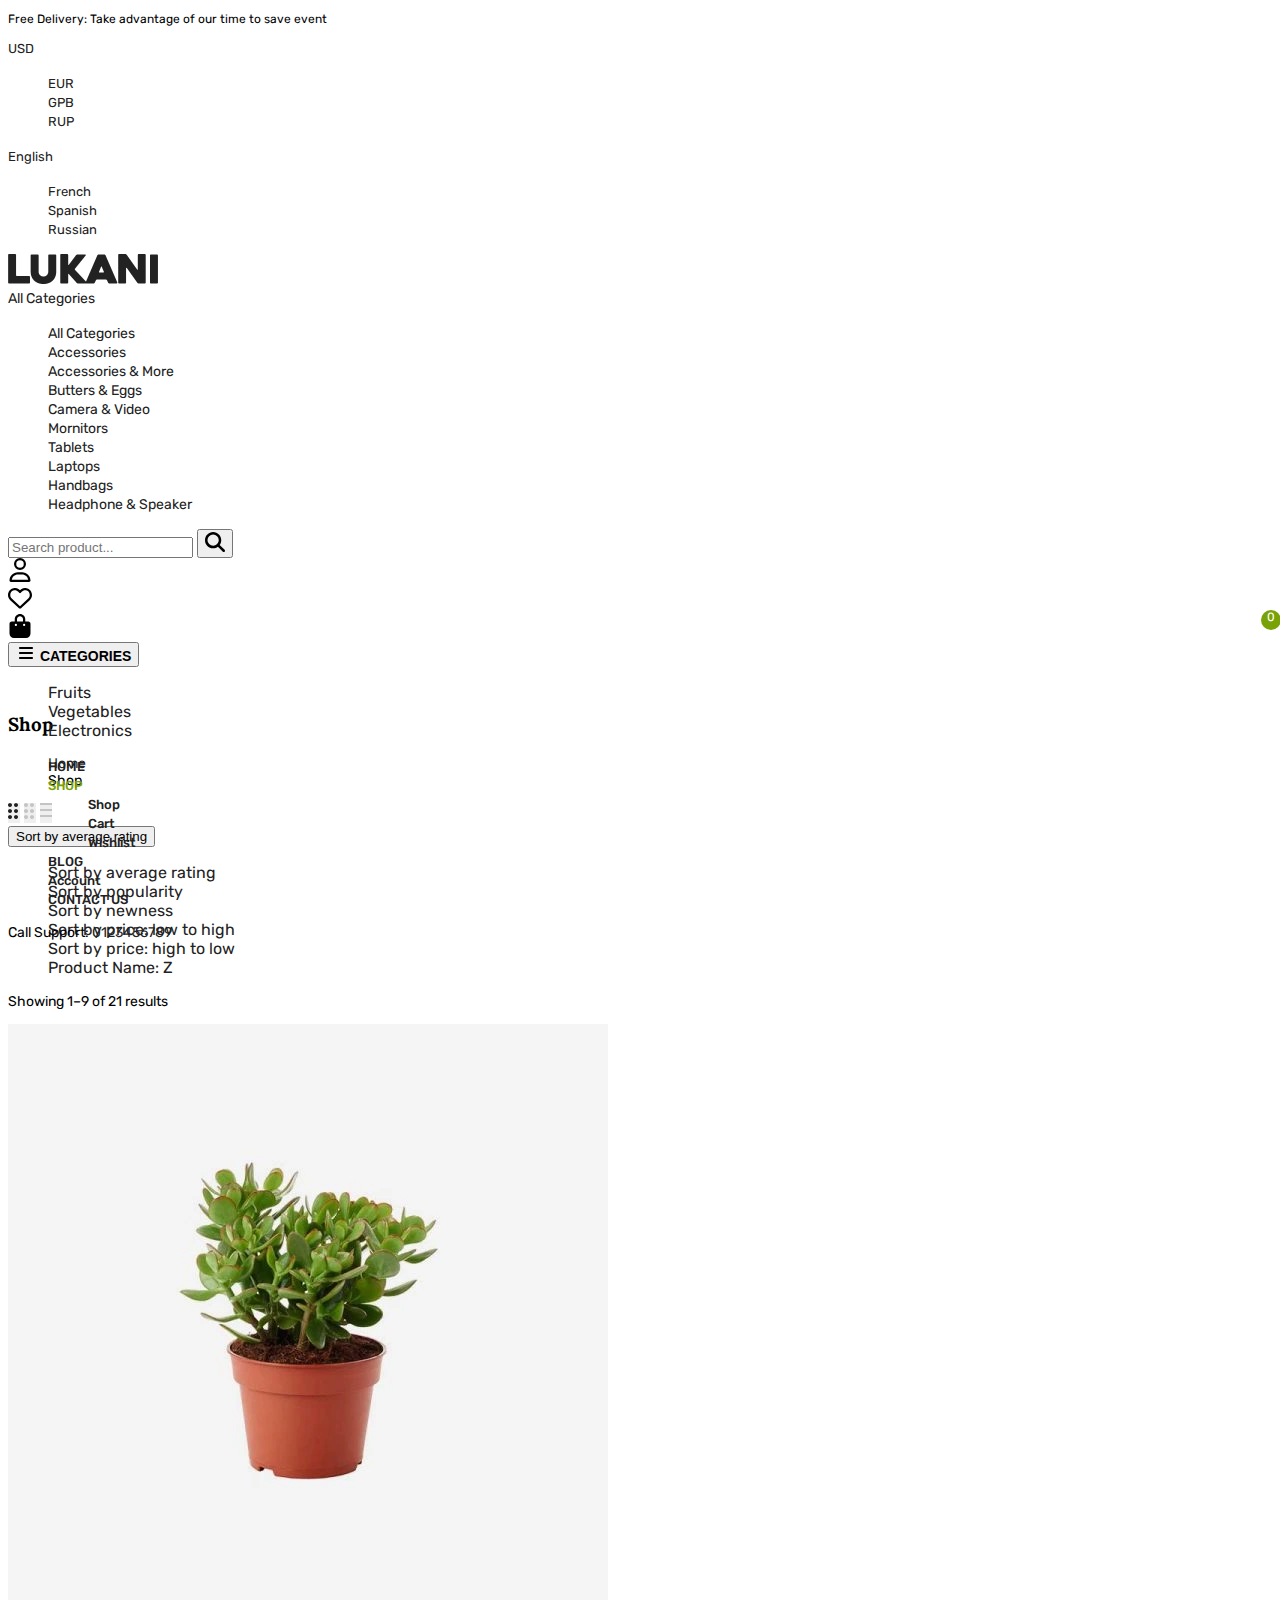
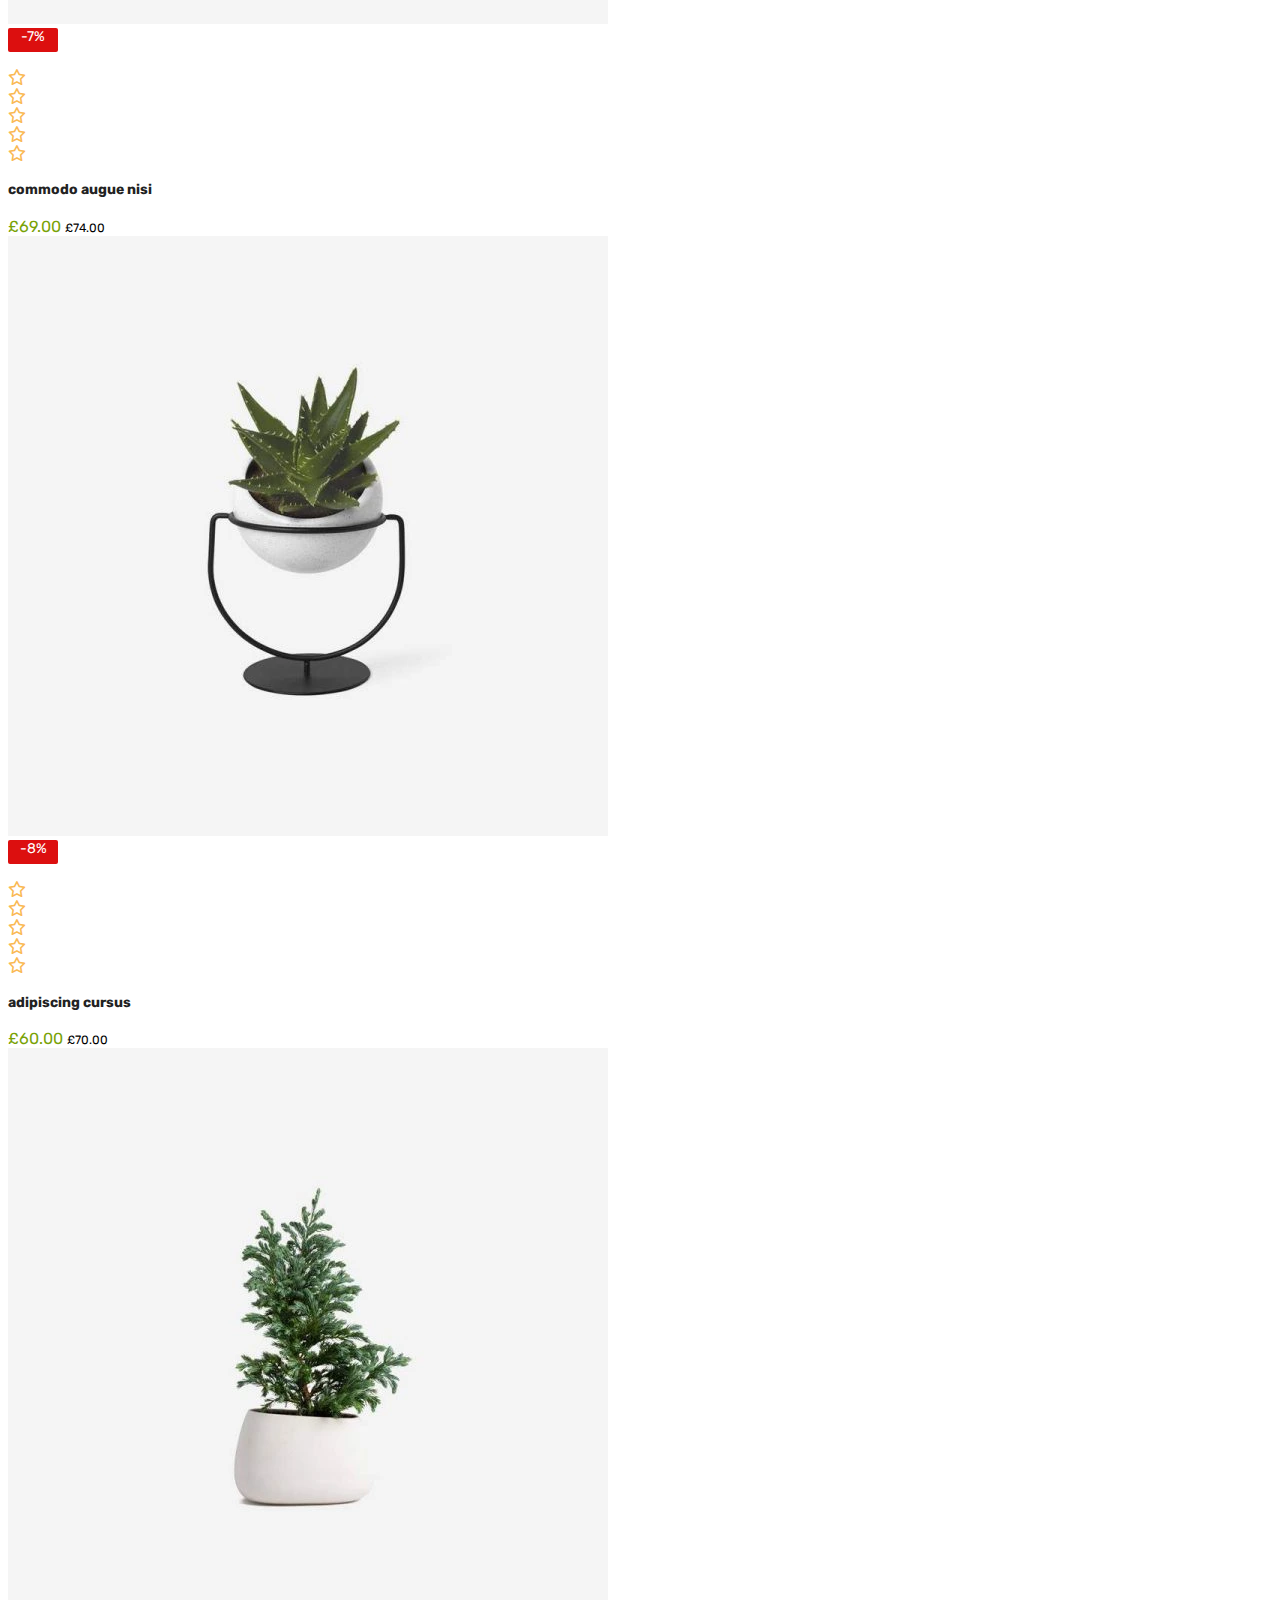
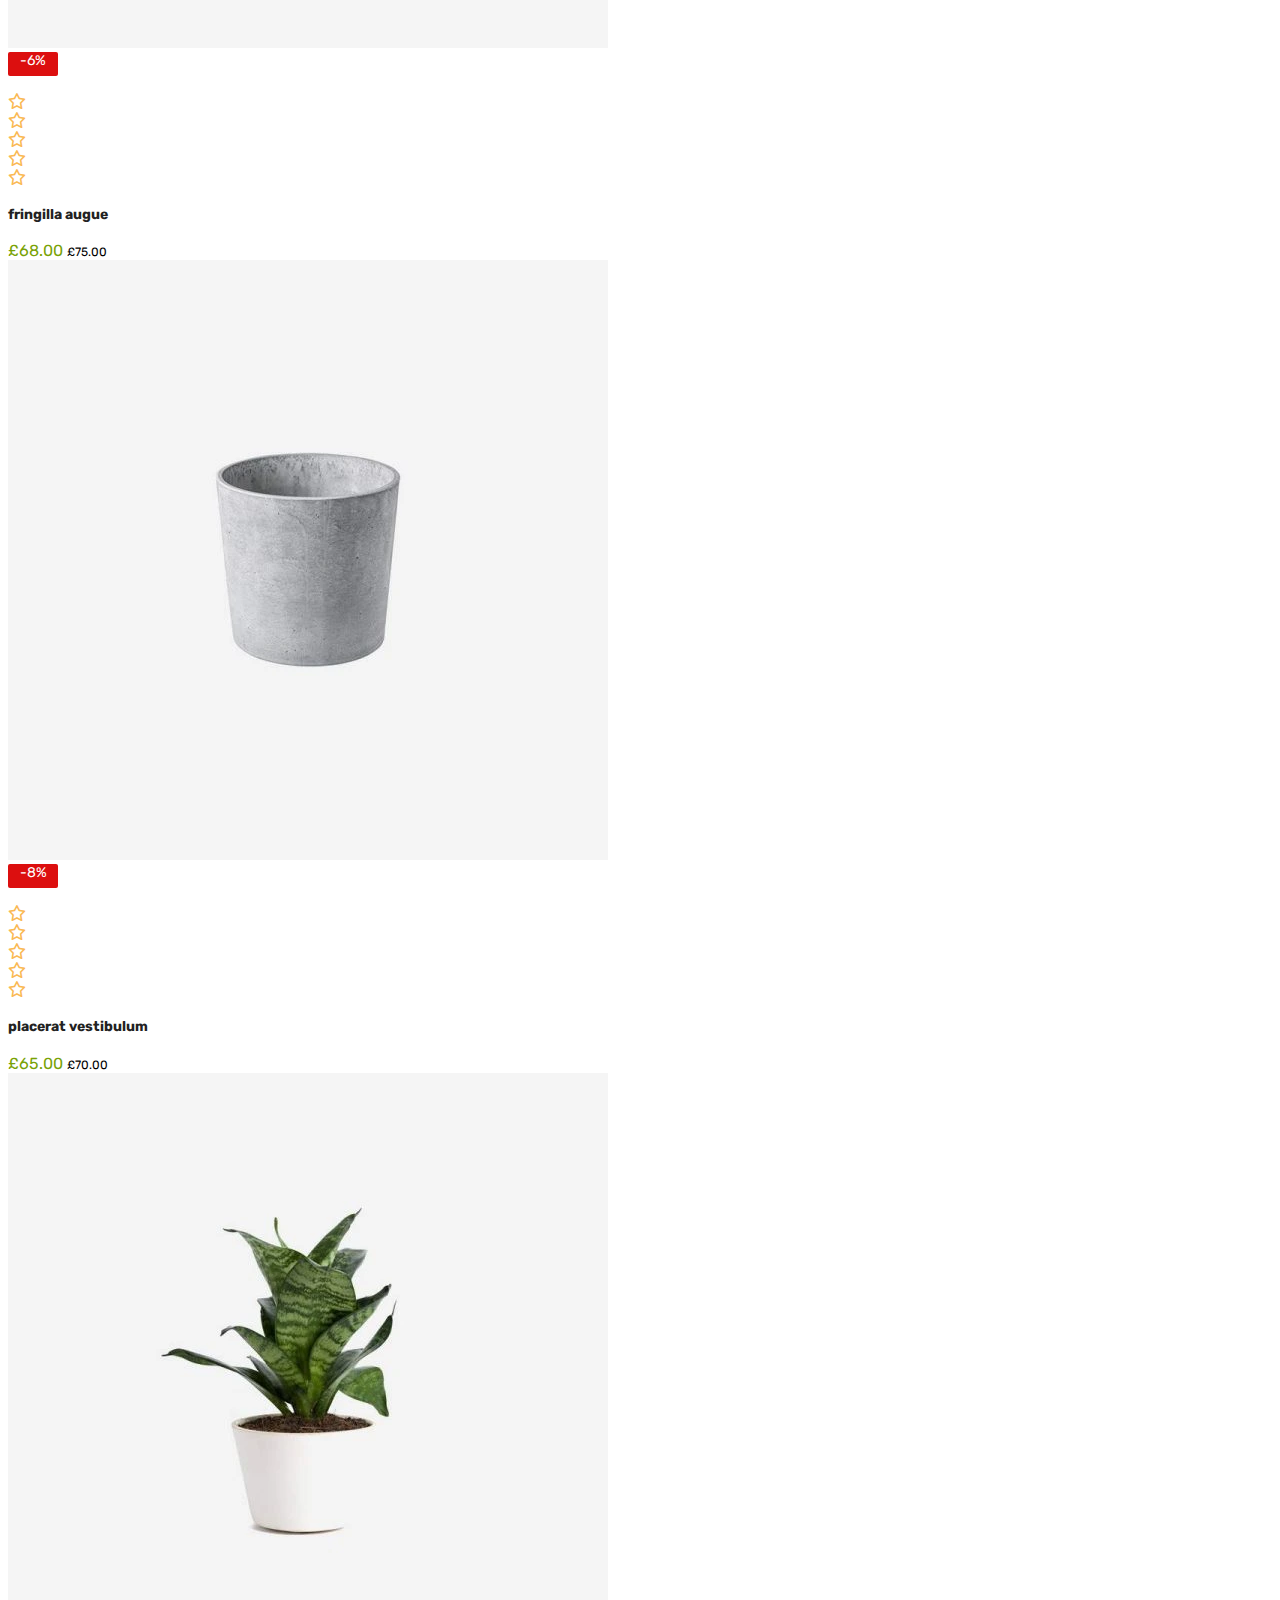
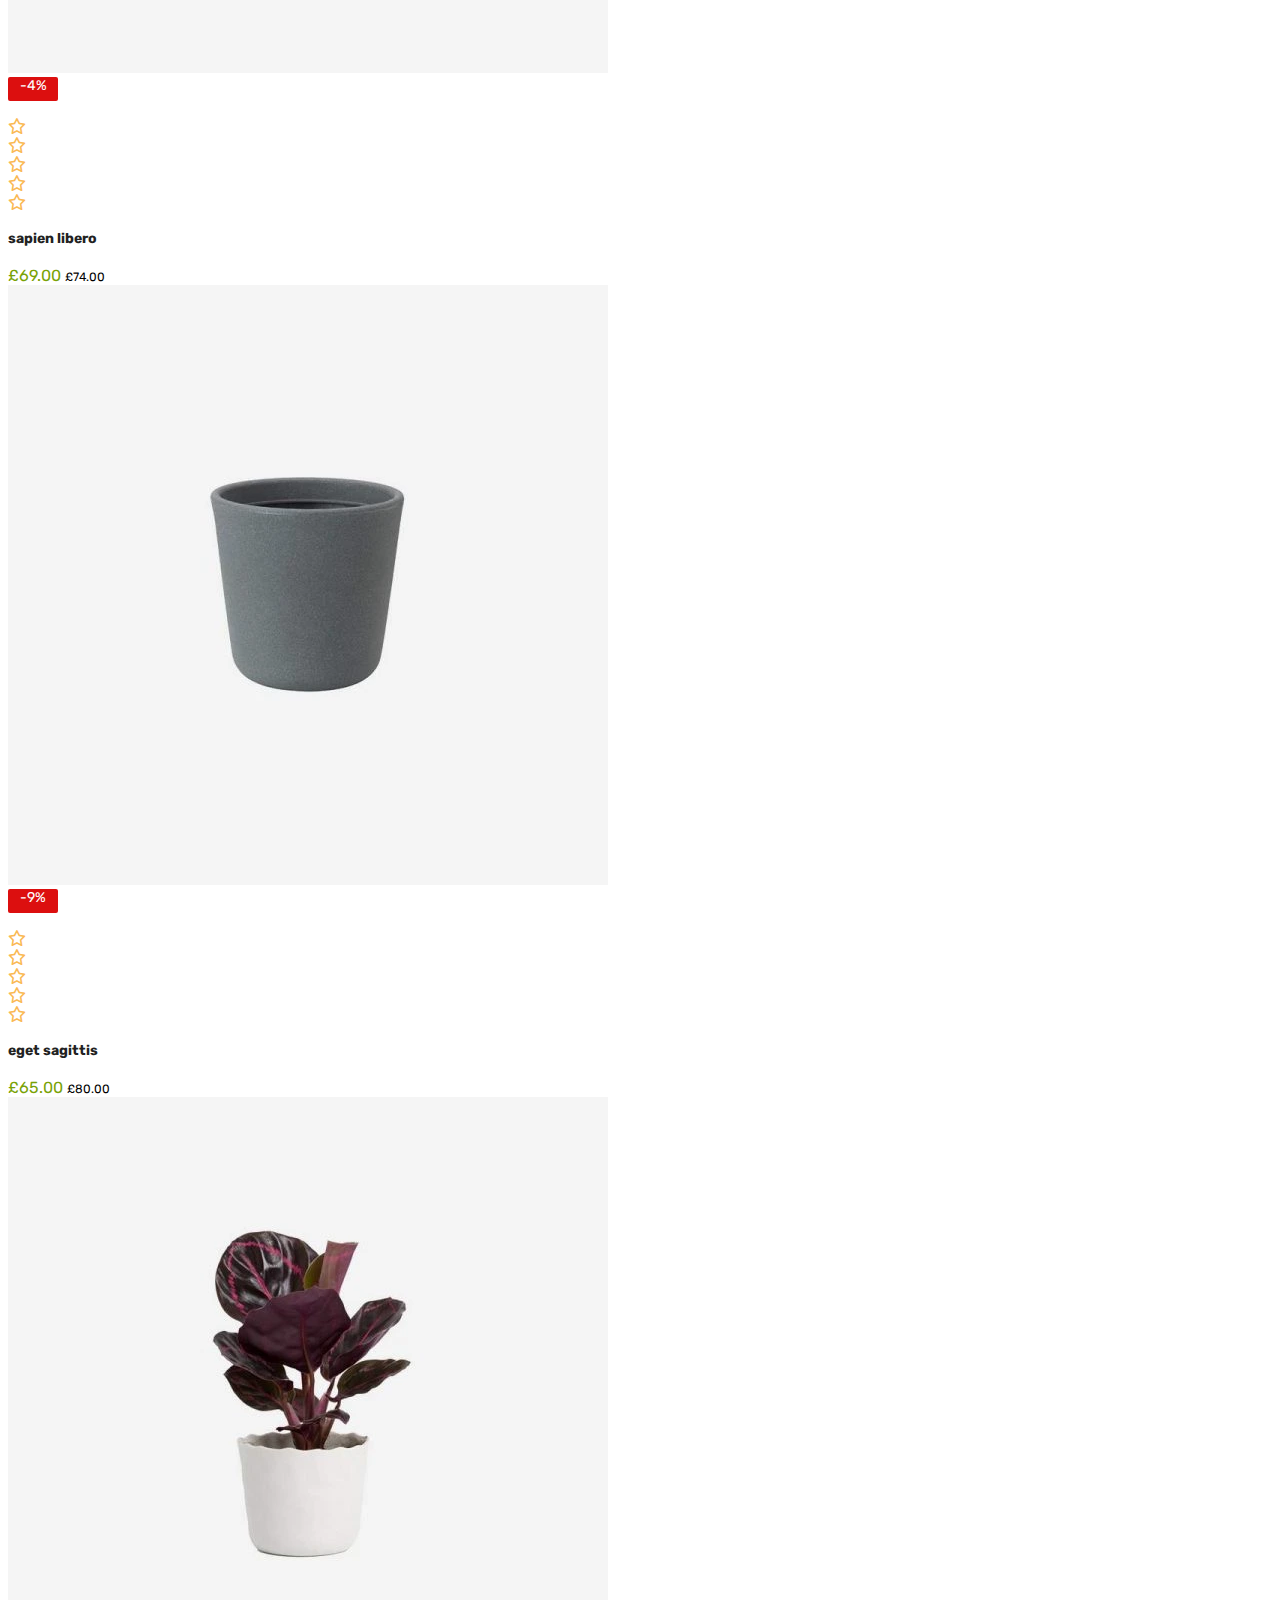
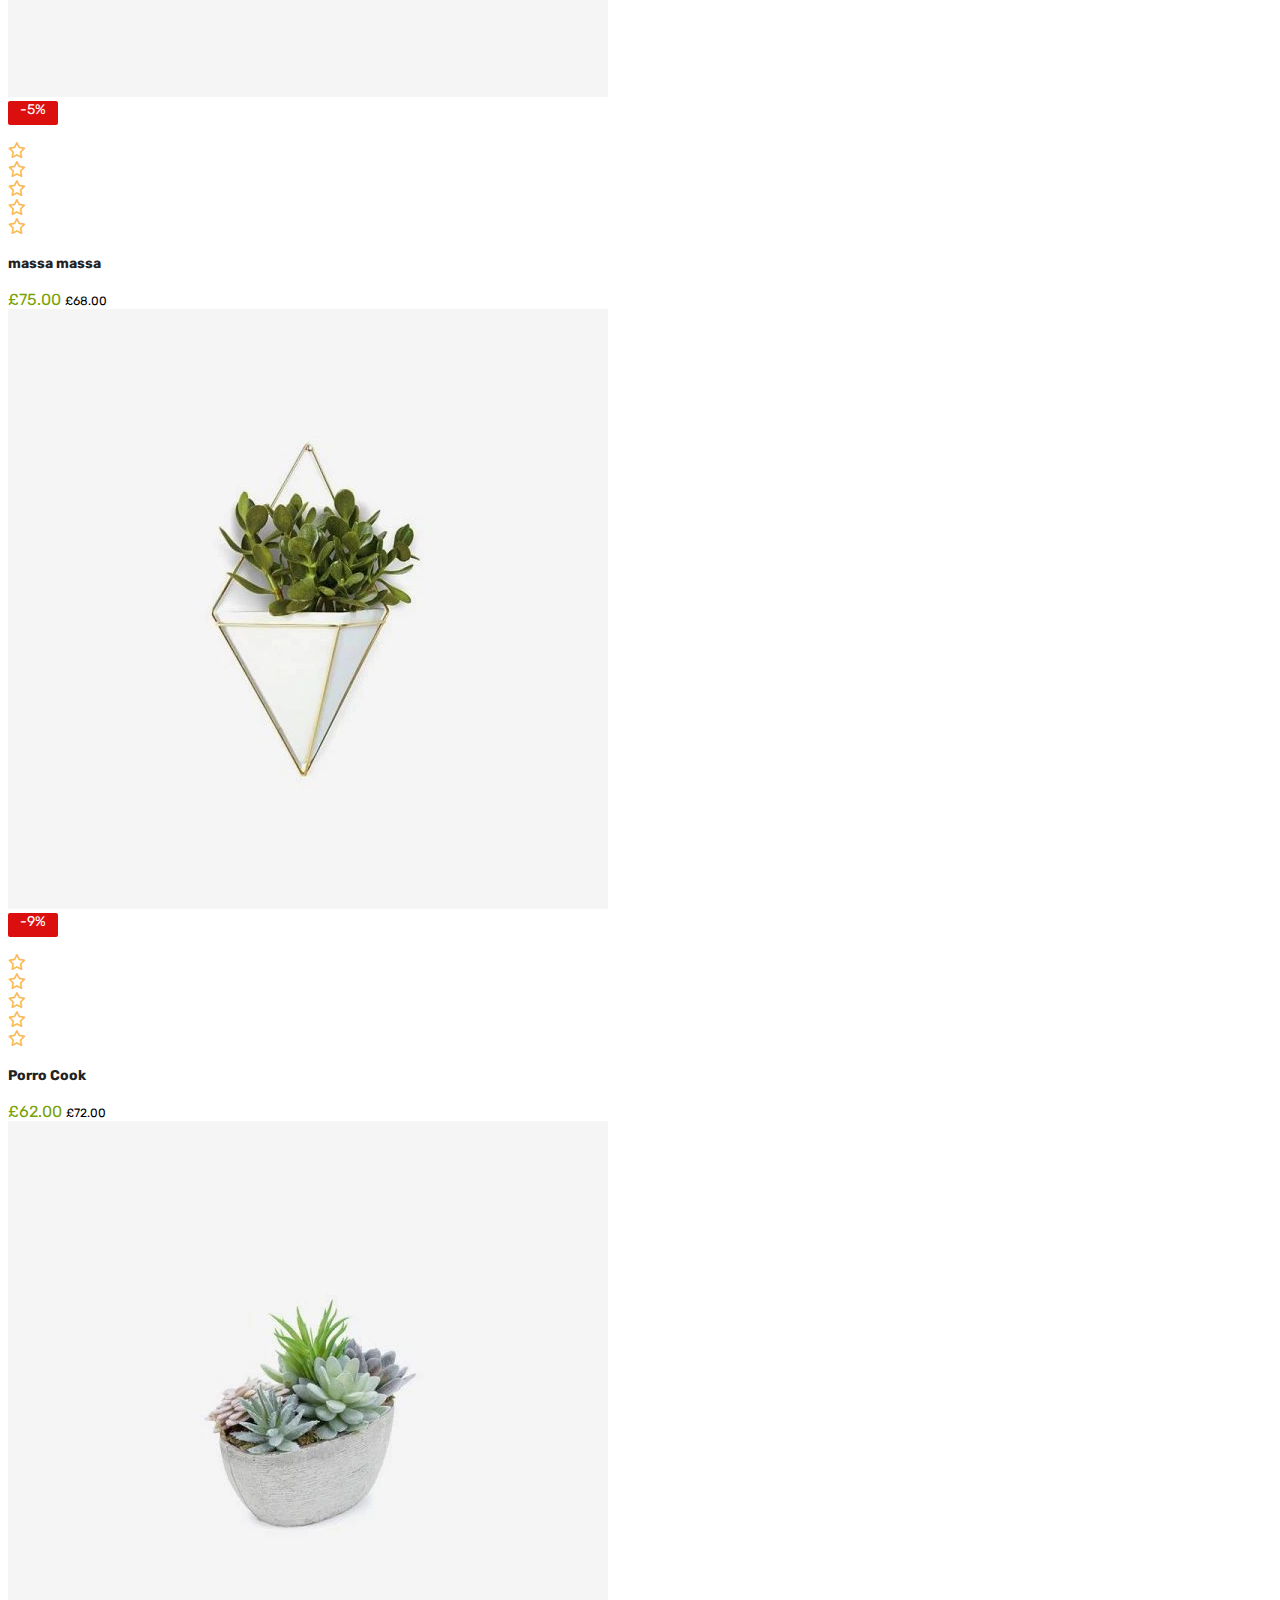
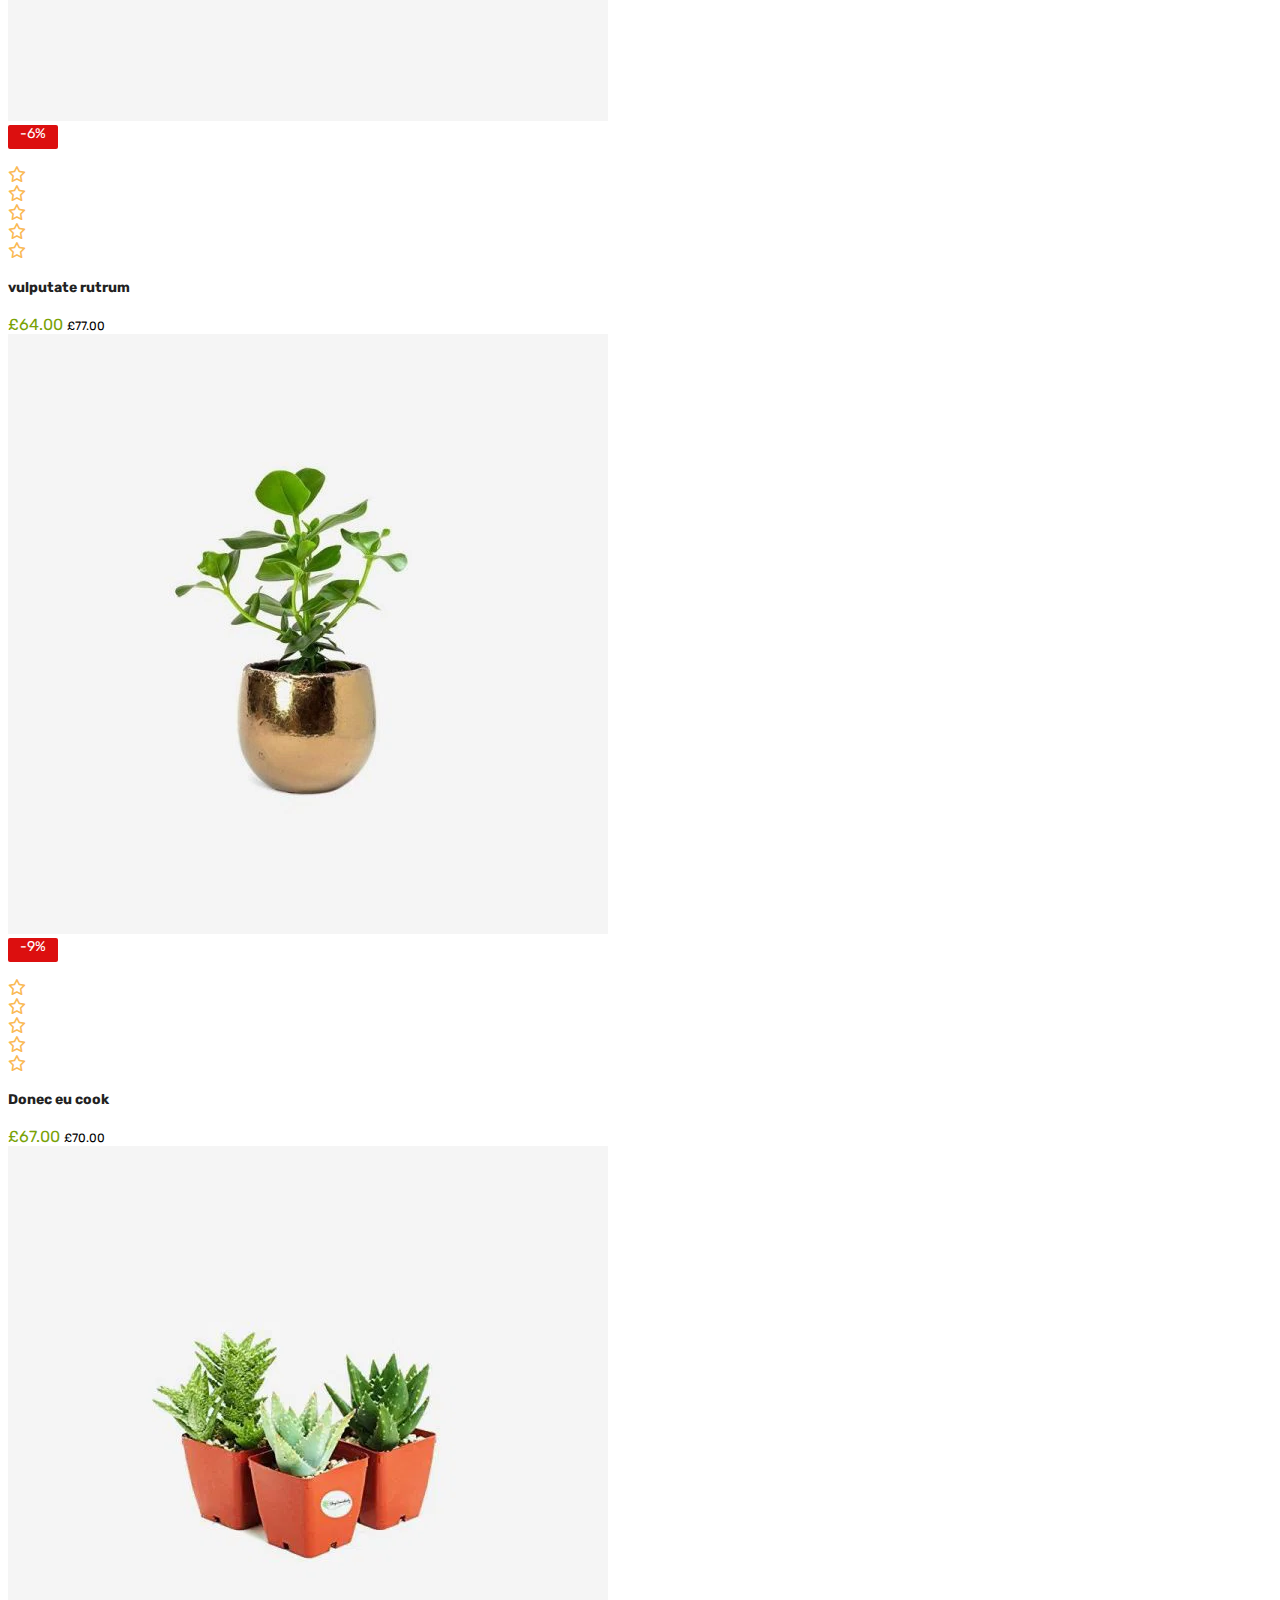
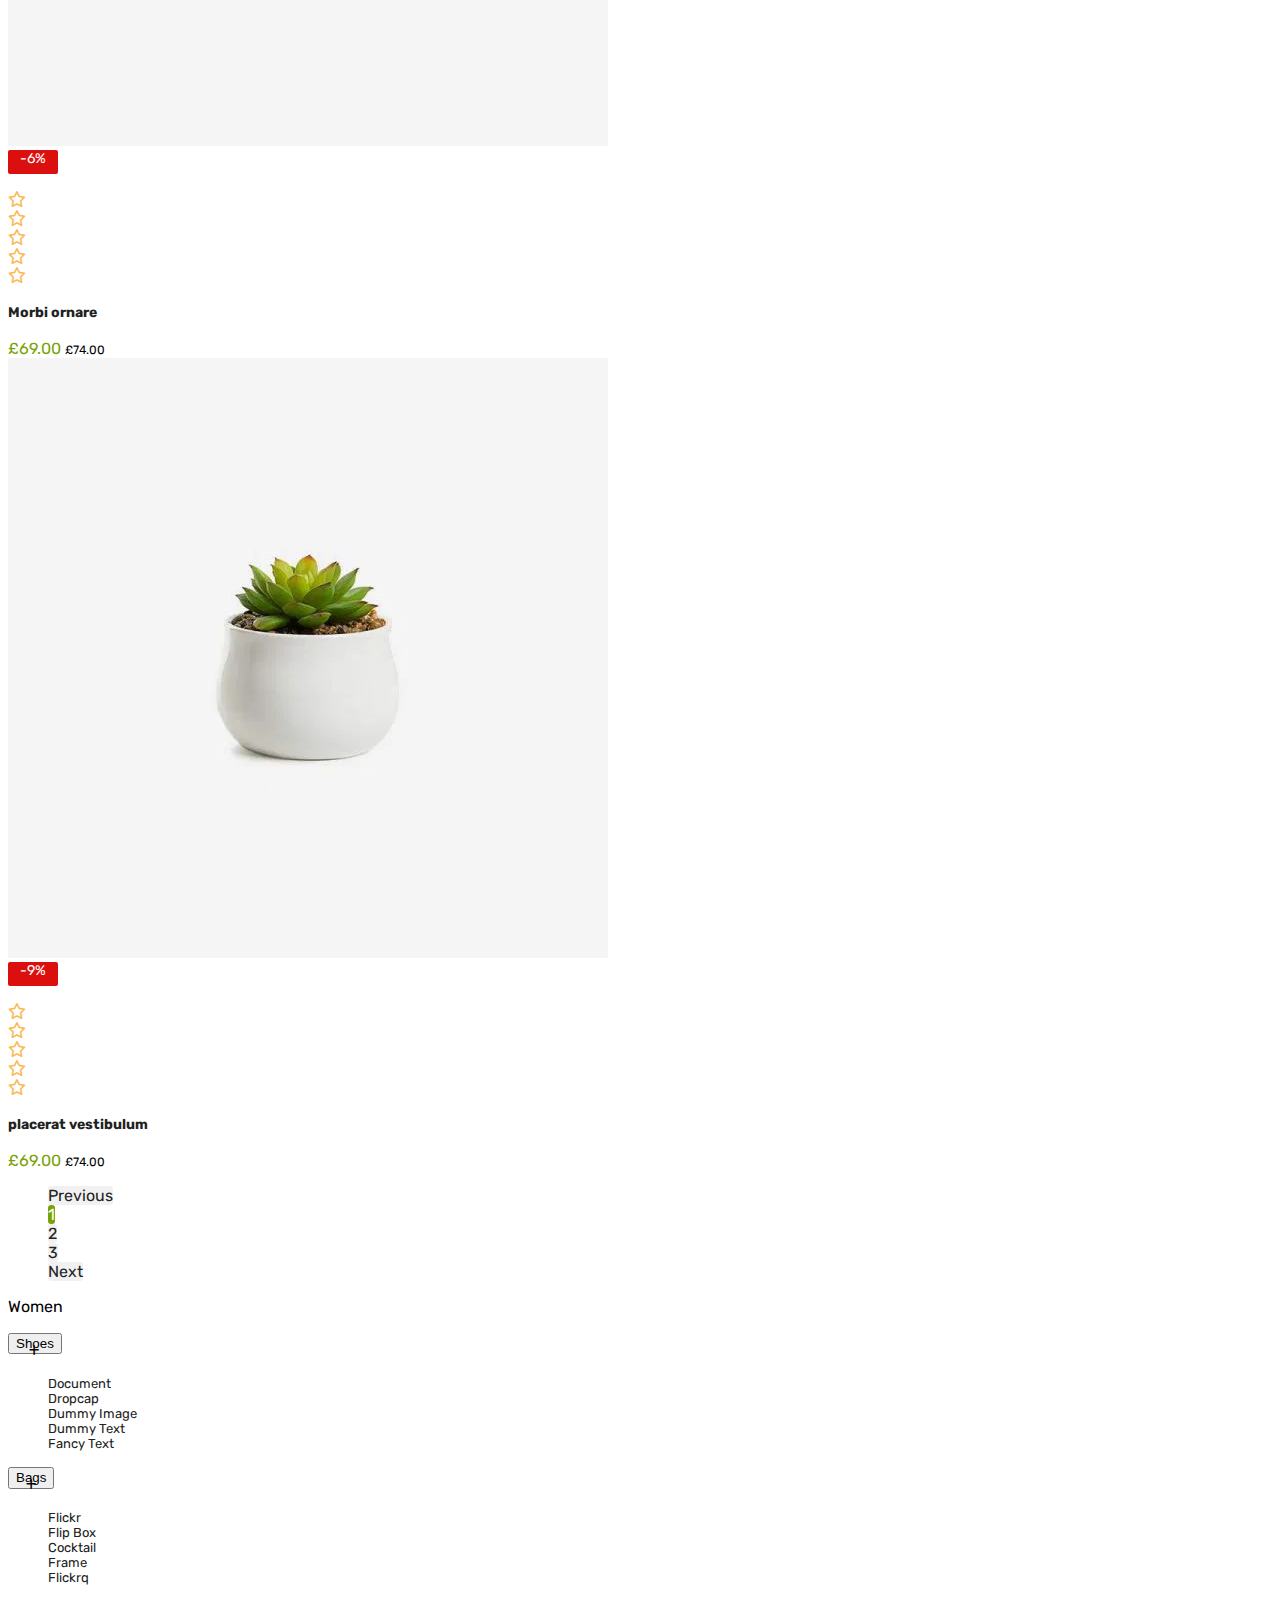
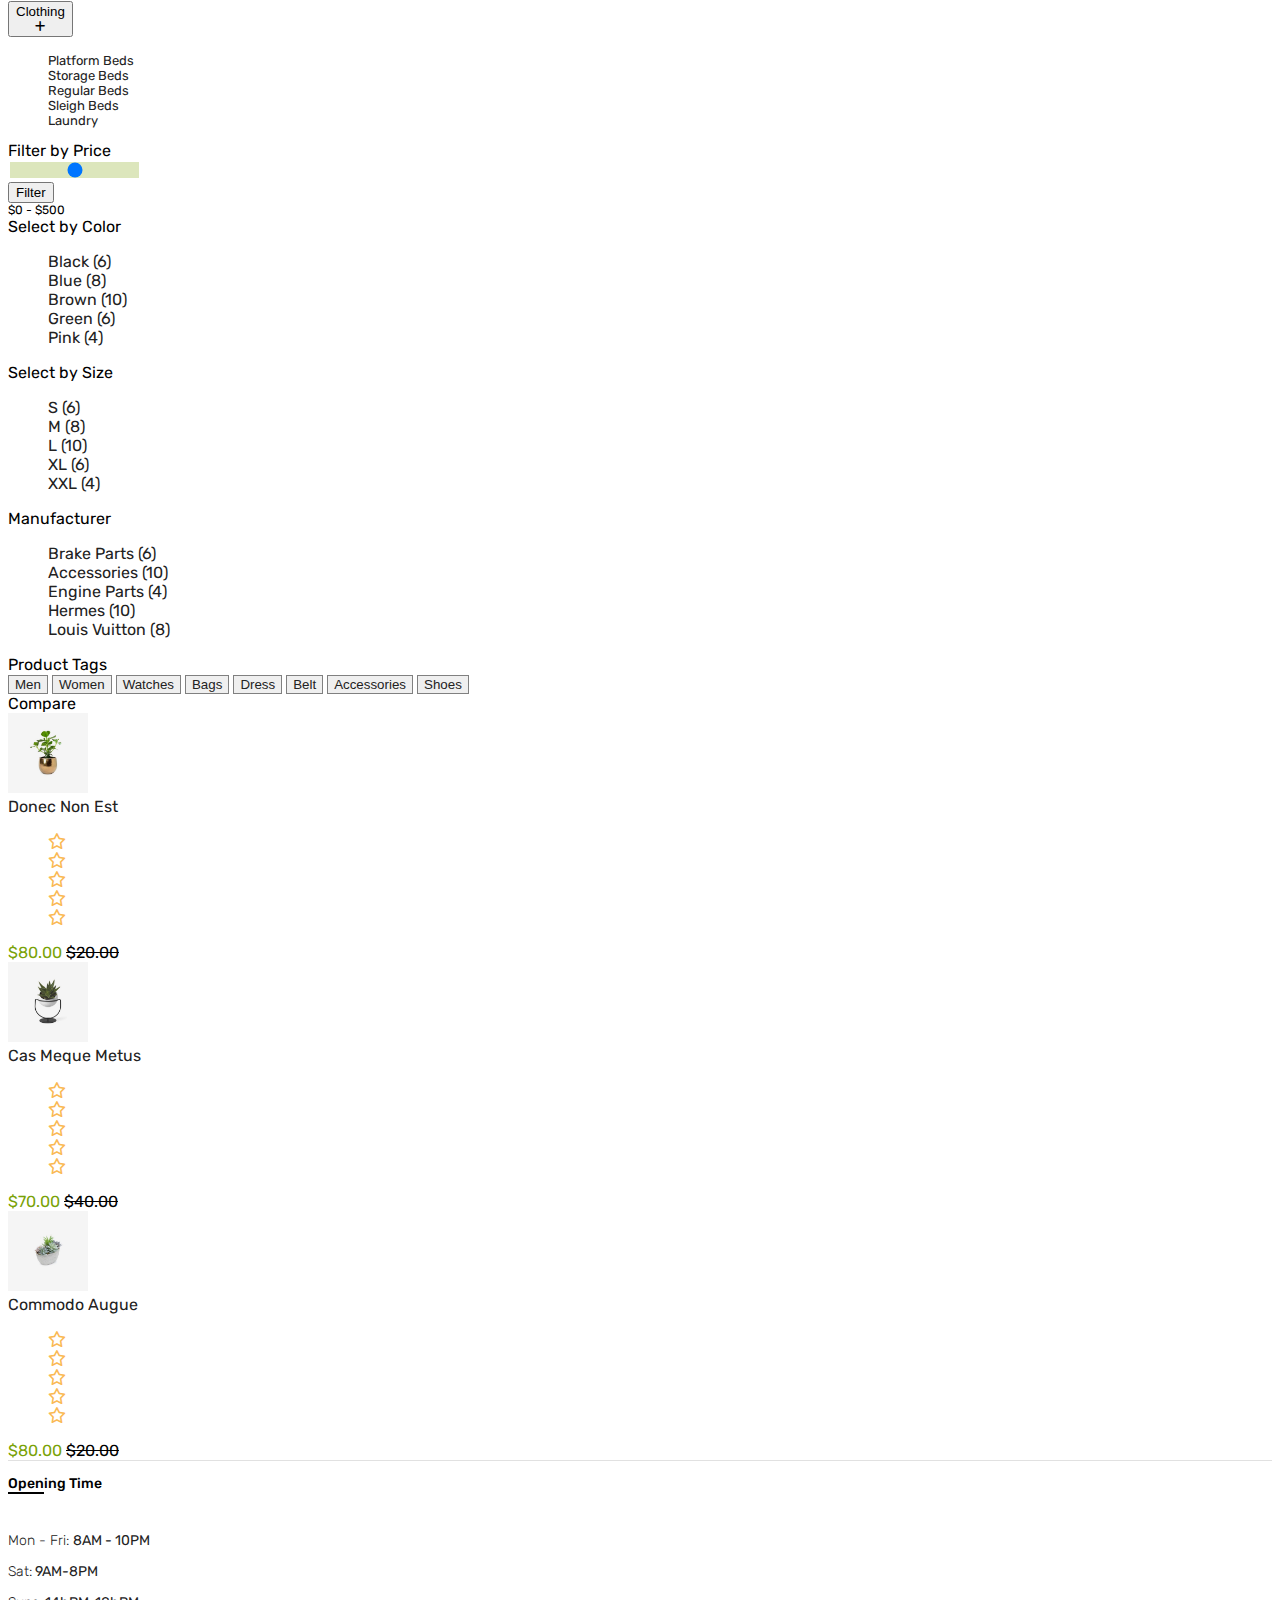
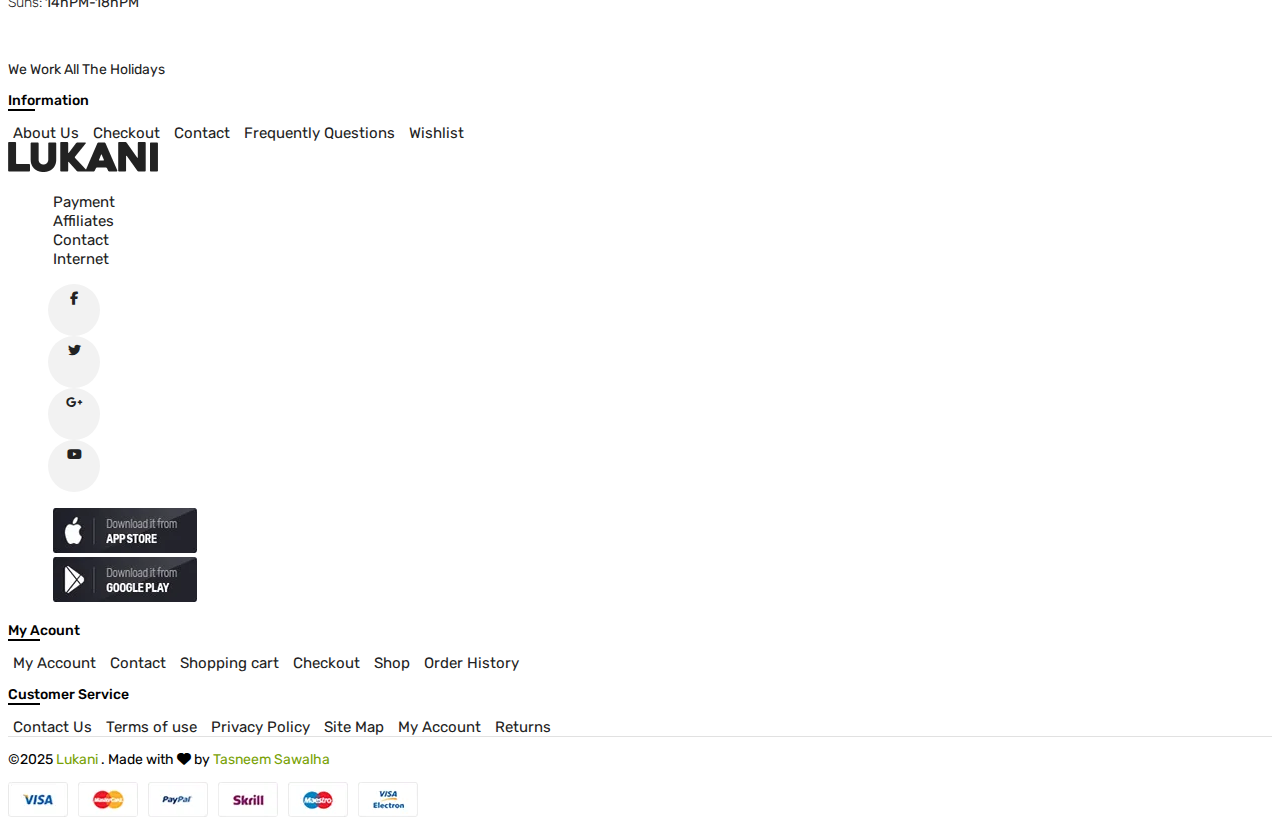
<file: shop.html>
<!DOCTYPE html>
<html lang="en">

<head>
    <meta charset="UTF-8">
    <meta http-equiv="X-UA-Compatible" content="IE=edge">
    <meta name="viewport" content="width=device-width, initial-scale=1">
    <title>Lukani - shop</title>

    <!-- font awesome -->
    <link rel="stylesheet" href="https://cdnjs.cloudflare.com/ajax/libs/font-awesome/6.7.2/css/all.min.css"
        integrity="sha512-Evv84Mr4kqVGRNSgIGL/F/aIDqQb7xQ2vcrdIwxfjThSH8CSR7PBEakCr51Ck+w+/U6swU2Im1vVX0SVk9ABhg=="
        crossorigin="anonymous" referrerpolicy="no-referrer" />
    <!-- bootstrap css 5.3 -->
    <link href="https://cdn.jsdelivr.net/npm/bootstrap@5.3.7/dist/css/bootstrap.min.css" rel="stylesheet"
        integrity="sha384-LN+7fdVzj6u52u30Kp6M/trliBMCMKTyK833zpbD+pXdCLuTusPj697FH4R/5mcr" crossorigin="anonymous">

    <link rel="stylesheet" href="./assest/css/main.css">
    <link rel="stylesheet" href="./assest/css/shop.css">

</head>

<body>
    <header class="header margin-bottom-70 mt-3">
        <div class="top-header border-bottom">
            <div class="container">

                <div class="row row align-items-center">
                    <div class="col-lg-7 col-md-7">
                        <p>Free Delivery: Take advantage of our time to save event</p>
                    </div>
                    <div class="col-lg-5 col-md-5">
                        <div class="ul d-flex justify-content-end">
                            <li class="currency">
                                <div class="dropdown ">
                                    <a class="btn btn-secondary dropdown-toggle border-0 bg-transparent text-dark-emphasis"
                                        href="#" role="button" data-bs-toggle="dropdown" aria-expanded="false">
                                        USD
                                    </a>

                                    <ul class="dropdown-menu">
                                        <li><a class="dropdown-item" href="#">EUR</a></li>
                                        <li><a class="dropdown-item" href="#">GPB</a></li>
                                        <li><a class="dropdown-item" href="#">RUP</a></li>
                                    </ul>
                                </div>
                            </li>
                            <li class="language">
                                <div class="dropdown ">
                                    <a class="btn btn-secondary dropdown-toggle border-0 bg-transparent text-dark-emphasis"
                                        href="#" role="button" data-bs-toggle="dropdown" aria-expanded="false">
                                        English
                                    </a>

                                    <ul class="dropdown-menu">
                                        <li><a class="dropdown-item" href="#">French</a></li>
                                        <li><a class="dropdown-item" href="#">Spanish</a></li>
                                        <li><a class="dropdown-item" href="#">Russian</a></li>
                                    </ul>
                                </div>

                            </li>
                        </div>
                    </div>

                </div>

            </div>

        </div>

        <div class="middle-header border-bottom ">
            <div class="container">
                <div class="row align-items-center">
                    <div class="col-lg-3 col-md-2 col-2 py-4">
                        <div class="logo">
                            <a href="./index.html">
                                <img class="img-fluid logo-img" src="assest/image/puplic/logo.webp" alt="logo"> </a>
                        </div>

                    </div>


                    <div class="col-lg-9 col-md-8 col-8">
                        <div class="row justify-content-between">
                            <div class="search col-lg-7 col-md-6 col-6 py-4">


                                <div class="input-group rounded-pill border ">

                                    <!-- Dropdown -->
                                    <div class="dropdown p-2">
                                        <a class="btn btn-secondary dropdown-toggle border-0 bg-transparent text-dark-emphasis border-end rounded-0"
                                            href="#" role="button" data-bs-toggle="dropdown" aria-expanded="false">
                                            All Categories
                                        </a>
                                        <ul class="dropdown-menu">
                                            <li><a class="dropdown-item" href="#">All Categories</a></li>
                                            <li><a class="dropdown-item" href="#">Accessories</a></li>
                                            <li><a class="dropdown-item" href="#">Accessories &amp; More</a></li>
                                            <li><a class="dropdown-item" href="#">Butters &amp; Eggs</a></li>
                                            <li><a class="dropdown-item" href="#">Camera &amp; Video</a></li>
                                            <li><a class="dropdown-item" href="#">Mornitors</a></li>
                                            <li><a class="dropdown-item" href="#">Tablets</a></li>
                                            <li><a class="dropdown-item" href="#">Laptops</a></li>
                                            <li><a class="dropdown-item" href="#">Handbags</a></li>
                                            <li><a class="dropdown-item" href="#">Headphone &amp; Speaker</a></li>


                                        </ul>
                                    </div>
                                    <!-- Search Input -->
                                    <input type="text" class="form-control border-0" placeholder="Search product...">

                                    <!-- Search Icon -->
                                    <button class="btn btn-white px-3" type="button">
                                        <svg xmlns="http://www.w3.org/2000/svg" height="20" width="20"
                                            viewBox="0 0 512 512">
                                            <path
                                                d="M416 208c0 45.9-14.9 88.3-40 122.7L502.6 457.4c12.5 12.5 12.5 32.8 0 45.3s-32.8 12.5-45.3 0L330.7 376c-34.4 25.2-76.8 40-122.7 40C93.1 416 0 322.9 0 208S93.1 0 208 0S416 93.1 416 208zM208 352a144 144 0 1 0 0-288 144 144 0 1 0 0 288z" />
                                        </svg>
                                    </button>
                                </div>









                            </div>
                            <div class="header-actions col-lg-3 col-md-12 col-sm-12 border-end border-start py-4 ">
                                <div class=" d-flex justify-content-center gap-4 ms-3 me-3 align-items-center	">
                                    <div> <a href="./login.html"><svg class="specialBlack"
                                                xmlns="http://www.w3.org/2000/svg" height="24" width="24"
                                                viewBox="0 0 448 512">
                                                <path
                                                    d="M304 128a80 80 0 1 0 -160 0 80 80 0 1 0 160 0zM96 128a128 128 0 1 1 256 0A128 128 0 1 1 96 128zM49.3 464l349.5 0c-8.9-63.3-63.3-112-129-112l-91.4 0c-65.7 0-120.1 48.7-129 112zM0 482.3C0 383.8 79.8 304 178.3 304l91.4 0C368.2 304 448 383.8 448 482.3c0 16.4-13.3 29.7-29.7 29.7L29.7 512C13.3 512 0 498.7 0 482.3z" />
                                            </svg></a></div>
                                    <div> <a href="./wishlist.html"> <svg class="specialBlack"
                                                xmlns="http://www.w3.org/2000/svg" height="24" width="24"
                                                viewBox="0 0 512 512">
                                                <path
                                                    d="M225.8 468.2l-2.5-2.3L48.1 303.2C17.4 274.7 0 234.7 0 192.8l0-3.3c0-70.4 50-130.8 119.2-144C158.6 37.9 198.9 47 231 69.6c9 6.4 17.4 13.8 25 22.3c4.2-4.8 8.7-9.2 13.5-13.3c3.7-3.2 7.5-6.2 11.5-9c0 0 0 0 0 0C313.1 47 353.4 37.9 392.8 45.4C462 58.6 512 119.1 512 189.5l0 3.3c0 41.9-17.4 81.9-48.1 110.4L288.7 465.9l-2.5 2.3c-8.2 7.6-19 11.9-30.2 11.9s-22-4.2-30.2-11.9zM239.1 145c-.4-.3-.7-.7-1-1.1l-17.8-20-.1-.1s0 0 0 0c-23.1-25.9-58-37.7-92-31.2C81.6 101.5 48 142.1 48 189.5l0 3.3c0 28.5 11.9 55.8 32.8 75.2L256 430.7 431.2 268c20.9-19.4 32.8-46.7 32.8-75.2l0-3.3c0-47.3-33.6-88-80.1-96.9c-34-6.5-69 5.4-92 31.2c0 0 0 0-.1 .1s0 0-.1 .1l-17.8 20c-.3 .4-.7 .7-1 1.1c-4.5 4.5-10.6 7-16.9 7s-12.4-2.5-16.9-7z" />
                                            </svg></a></div>
                                            <div class="notification"> <a href="./cart.html"><svg xmlns="http://www.w3.org/2000/svg"
                                                height="24" width="24" viewBox="0 0 448 512">
                                                <path
                                                    d="M160 112c0-35.3 28.7-64 64-64s64 28.7 64 64l0 48-128 0 0-48zm-48 48l-64 0c-26.5 0-48 21.5-48 48L0 416c0 53 43 96 96 96l256 0c53 0 96-43 96-96l0-208c0-26.5-21.5-48-48-48l-64 0 0-48C336 50.1 285.9 0 224 0S112 50.1 112 112l0 48zm24 48a24 24 0 1 1 0 48 24 24 0 1 1 0-48zm152 24a24 24 0 1 1 48 0 24 24 0 1 1 -48 0z" />
                                            </svg> </a></div>

                                </div>
                            </div>

                        </div>
                    </div>
                    <div class="category-btn col-lg-0 col-md-2 col-2 ">
                        <button class="btn border-black rounded-0" type="button" data-bs-toggle="offcanvas"
                        data-bs-target="#offcanvasWithBothOptions" aria-controls="offcanvasWithBothOptions">
                        <svg xmlns="http://www.w3.org/2000/svg" height="26" width="26" viewBox="0 0 448 512">
                            <path fill="black"
                                d="M0 96c0-17.7 14.3-32 32-32h384c17.7 0 32 14.3 32 32s-14.3 32-32 32H32C14.3 128 0 113.7 0 96zm0 160c0-17.7 14.3-32 32-32h384c17.7 0 32 14.3 32 32s-14.3 32-32 32H32c-17.7 0-32-14.3-32-32zm0 160c0-17.7 14.3-32 32-32h384c17.7 0 32 14.3 32 32s-14.3 32-32 32H32c-17.7 0-32-14.3-32-32z" />
                        </svg> </button>
                        <div class="offcanvas offcanvas-start navbar-toggler border-0" data-bs-scroll="true" tabindex="-1" id="offcanvasWithBothOptions" aria-labelledby="offcanvasWithBothOptionsLabel">
                            <div class="offcanvas-header p-0 ">
                                <!-- Promo Banner -->
                             
                                    <button type="button" class="btn-close position-absolute top-0 end-0 m-2" data-bs-dismiss="offcanvas" aria-label="Close"></button>
                            </div>
                            
                            <div class="offcanvas-body mt-4 px-0">
                                <p class="promo-text text-center">Free Delivery: Take advantage of our time to save event</p>
    
                                <!-- Currency and Language Settings -->
                                <div class="ul d-flex justify-content-center ">
                                    <li class="currency">
                                        <div class="dropdown ">
                                            <a class="btn btn-secondary dropdown-toggle border-0 bg-transparent text-dark-emphasis"
                                                href="#" role="button" data-bs-toggle="dropdown" aria-expanded="false">
                                                USD
                                            </a>
        
                                            <ul class="dropdown-menu">
                                                <li><a class="dropdown-item" href="#">EUR</a></li>
                                                <li><a class="dropdown-item" href="#">GPB</a></li>
                                                <li><a class="dropdown-item" href="#">RUP</a></li>
                                            </ul>
                                        </div>
                                    </li>
                                    <li class="language">
                                        <div class="dropdown ">
                                            <a class="btn btn-secondary dropdown-toggle border-0 bg-transparent text-dark-emphasis"
                                                href="#" role="button" data-bs-toggle="dropdown" aria-expanded="false">
                                                English
                                            </a>
        
                                            <ul class="dropdown-menu">
                                                <li><a class="dropdown-item" href="#">French</a></li>
                                                <li><a class="dropdown-item" href="#">Spanish</a></li>
                                                <li><a class="dropdown-item" href="#">Russian</a></li>
                                            </ul>
                                        </div>
        
                                    </li>
                                </div>
        
                                <!-- Search Section -->
                                <div class="search-section mt-3">
                                    <div class="search-input">
                                        <input type="text" placeholder="Search product..." class="border">
                                        <svg class="search-icon" xmlns="http://www.w3.org/2000/svg" height="20" width="20" viewBox="0 0 512 512">
                                            <path
                                                d="M416 208c0 45.9-14.9 88.3-40 122.7L502.6 457.4c12.5 12.5 12.5 32.8 0 45.3s-32.8 12.5-45.3 0L330.7 376c-34.4 25.2-76.8 40-122.7 40C93.1 416 0 322.9 0 208S93.1 0 208 0S416 93.1 416 208zM208 352a144 144 0 1 0 0-288 144 144 0 1 0 0 288z" />
                                        </svg>
                                            </div>
                                </div>
                    
                                <!-- Categories Dropdown -->
                                <div class="categories-section mt-3 px-5">
    
                                    <div class="dropdown p-2">
                                        <a class="btn btn-secondary dropdown-toggle border bg-transparent text-dark-emphasis  rounded-0 px-3"
                                            href="#" role="button" data-bs-toggle="dropdown" aria-expanded="false">
                                            All Categories
                                        </a>
                                        <ul class="dropdown-menu">
                                            <li><a class="dropdown-item" href="#">All Categories</a></li>
                                            <li><a class="dropdown-item" href="#">Accessories</a></li>
                                            <li><a class="dropdown-item" href="#">Accessories &amp; More</a></li>
                                            <li><a class="dropdown-item" href="#">Butters &amp; Eggs</a></li>
                                            <li><a class="dropdown-item" href="#">Camera &amp; Video</a></li>
                                            <li><a class="dropdown-item" href="#">Mornitors</a></li>
                                            <li><a class="dropdown-item" href="#">Tablets</a></li>
                                            <li><a class="dropdown-item" href="#">Laptops</a></li>
                                            <li><a class="dropdown-item" href="#">Handbags</a></li>
                                            <li><a class="dropdown-item" href="#">Headphone &amp; Speaker</a></li>
    
    
                                        </ul>
                                    </div>
    
                                </div>
                    
                                <!-- Support Info -->
                                <div class="support-section text-center  my-3">
                                    <!-- <p class="support-text">Call Support: 0123456789</p> -->
                                    <p class="support-text">Call Support: <a  href="tel:0123456789">0123456789</a></p>
    
                                </div>
                    
                                <!-- Navigation Menu -->
                                <ul class="nav-menu mb-4">
                                    <li class="active">
                                        <a href="#">
                                            <span>Home</span>
                                        </a>
                                    </li>
                                    <li>
                                        <a href="./shop.html">
                                            <span>Shop</span>
                                        </a>
                                    </li>
                                    <li>
                                        <a href="./blog.html">
                                            <span>Blog</span>
                                        </a>
                                    </li>
                                    <li>
                                        <a href="./login.html">
                                            <span>My Account</span>
                                        </a>
                                    </li>
                                    <li>
                                        <a href="./contact-us.html">
                                            <span>Contact us</span>
                                        </a>
                                    </li>
                                </ul>
    
                                <!-- email Info -->
                                <div class="email-section text-center  my-4">
                                    <a href="#"><i class="fa-regular fa-envelope"></i> demo@example.com</a>
                                </div>
                                <div class="share-buttons d-flex gap-2 justify-content-center my-4">
                                    <a href="#" class="share-btn d-flex facebook" title="Share on Facebook">
                                        <i class="fab fa-facebook-f "></i>
                                    </a>
                                    <a href="#" class="share-btn d-flex twitter" title="Share on Twitter">
                                        <i class="fab fa-twitter"></i>
                                    </a>
                                    <a href="#" class="share-btn d-flex pinterest" title="Share on Pinterest">
                                        <i class="fa-brands fa-pinterest" ></i>
                                    </a>
                                    <a href="#" class="share-btn d-flex google-plus" title="Share on Google+">
                                        <i class="fab fa-google-plus-g"></i>
                                    </a>
                                    <a href="#" class="share-btn d-flex linkedin" title="Share on LinkedIn">
                                        <i class="fab fa-linkedin-in"></i>
                                    </a>
                                </div>
    
    
    
                            </div>
         
                        </div>
    
                        
                    </div>
                </div>
            </div>

        </div>
        <div class="bottom-header py-3">
            <nav class="navbar navbar-expand-lg    w-100 mb-1">
                <div class="container d-block py-2">
                    <div class="row justify-content-between">

                        <!-- Categories Dropdown -->
                        <div class="dropdown col-lg-3 col-md-5">
                            <button class="btn dropdown-toggle d-flex align-items-center " type="button"
                                data-bs-toggle="dropdown">
                                <svg xmlns="http://www.w3.org/2000/svg" height="16" width="20" viewBox="0 0 448 512"
                                    class="me-2">
                                    <path
                                        d="M0 96c0-17.7 14.3-32 32-32h384c17.7 0 32 14.3 32 32s-14.3 32-32 32H32C14.3 128 0 113.7 0 96zm0 160c0-17.7 14.3-32 32-32h384c17.7 0 32 14.3 32 32s-14.3 32-32 32H32c-17.7 0-32-14.3-32-32zm0 160c0-17.7 14.3-32 32-32h384c17.7 0 32 14.3 32 32s-14.3 32-32 32H32c-17.7 0-32-14.3-32-32z" />
                                </svg>
                                CATEGORIES
                            </button>
                            <ul class="dropdown-menu">
                                <li><a class="dropdown-item" href="#">Fruits</a></li>
                                <li><a class="dropdown-item" href="#">Vegetables</a></li>
                                <li><a class="dropdown-item" href="#">Electronics</a></li>
                            </ul>
                        </div>

                        <!-- Main Menu -->
                        <div class="collapse navbar-collapse col-lg-5 col-md-5 border-start"
                            id="navbarSupportedContent">
                            <ul class="support-content navbar-nav  align-items-center ">
                                <li class="nav-item me-4">
                                    <a class="nav-link " aria-current="page" href="./index.html">HOME</a>
                                </li>
                                <!-- 
                                <li class="nav-item me-4">
                                    <a class="nav-link active" href="#">SHOP</a>
                                </li> -->

                                <li class="nav-item me-4 dropdown">
                                    <a class="nav-link dropdown-toggle active" href="" role="button"
                                        data-bs-toggle="dropdown" aria-expanded="false">
                                        SHOP
                                    </a>
                                    <ul class="dropdown-menu">
                                        <li><a class="dropdown-item" href="./shop.html">Shop</a></li>
                                        <li><a class="dropdown-item" href="./cart.html">Cart</a></li>
                                        <li><a class="dropdown-item" href="./wishlist.html">Wishlist</a></li>
                                    </ul>
                                </li>







                                <li class="nav-item me-4">
                                    <a class="nav-link" href="./blog.html">BLOG</a>
                                </li>
                                <li class="nav-item me-4">
                                    <a class="nav-link text-uppercase" href="./login.html">Account</a>
                                </li>


                                <li class="nav-item me-4">
                                    <a class="nav-link" href="./contact-us.html">CONTACT US</a>
                                </li>
                            </ul>
                        </div>
                        <!-- Call Support -->
                        <div class="call-support col-lg-3 col-md-5 text-end ">
                            <p>Call Support: <a class="text-dark" href="tel:0123456789">0123456789</a></p>

                        </div>
                    </div>
                </div>
            </nav>
        </div>

    </header>



    <main>

        <section class="Breadcrumb-div  ">
            <nav aria-label="breadcrumb ">
                <div class="container">
                    <div class="row">
                        <div class="col-12 text-center py-5 ">
                            <h3 class="fs-2">Shop</h3>
                            <ol class="breadcrumb justify-content-center font-size-14">
                                <li class="breadcrumb-item"><a href="./index.html">Home</a></li>
                                <li class="breadcrumb-item " aria-current="page">Shop</li>
                            </ol>

                        </div>


                    </div>
                </div>
            </nav>

        </section>



        <section class="shop py-5">
            <div class="container my-4">
                <div class="row">
                    <div class="products col-xl-9 col-lg-9 col-md-11 col-sm-11 col-11 mt-2">
                        <div class="mb-4">
                            <div class=" product-header border py-3 row align-items-center  mb-4">

                                <!-- Layout buttons -->
                                <div class=" header-btn col-md-4 d-flex gap-2 ">

                                    <button class="btn  btn-grid btn-col-3  active"
                                        onclick="changeGrid('col-md-4',this)"></button>
                                    <button class="btn btn-grid btn-col-4 "
                                        onclick="changeGrid('col-md-3',this)"></button>
                                    <button class="btn btn-grid btn-col-1 "
                                        onclick="changeGrid('col-md-12',this)"></button>
                                </div>

                                <!-- Sort dropdown -->
                                <div class="col-md-4 text-center">
                                    <button
                                        class="btn btn-secondary dropdown-toggle w-auto mx-auto bg-transparent border text-dark "
                                        type="button" data-bs-toggle="dropdown" aria-expanded="false">
                                        Sort by average rating
                                    </button>

                                    <ul class="dropdown-menu">
                                        <li data-value="1" class="dropdown-item selected"><a href="#">Sort by average
                                                rating</a></li>
                                        <li data-value="2" class="dropdown-item"><a href="#">Sort by popularity</a></li>
                                        <li data-value="3" class="dropdown-item"><a href="#">Sort by newness</a></li>
                                        <li data-value="4" class="dropdown-item"><a href="#">Sort by price: low to
                                                high</a>
                                        </li>
                                        <li data-value="5" class="dropdown-item"><a href="#">Sort by price: high to
                                                low</a>
                                        </li>
                                        <li data-value="6" class="dropdown-item"><a href="#">Product Name: Z</a></li>
                                    </ul>





                                </div>

                                <!-- Result count -->
                                <div class="count col-md-4 text-end">
                                    <p class="fs-14">Showing 1&ndash;9 of 21 results</p>
                                </div>

                            </div>

                            <div class="product-list row justify-content-between " id="productGrid">

                                <div class="card border-0  col-md-4  product-item ">
                                    <div class="product-img img-fluid">
                                        <a href="./product-details.html">
                                            <img src="./assest/image/product/product.webp" class="card-img-top"
                                                alt="product">
                                        </a> <span class=" offer position-absolute  fw-normal badge ">
                                            -7%
                                        </span>
                                        <div class=" card-action  fw-normal  position-absolute">
                                            <ul
                                                class="card-action-list d-flex gap-4 p-0 align-items-center text-center">
                                                <li class="add_to_cart "><a href="./cart.html" title="Add to cart">
                                                        <svg xmlns="http://www.w3.org/2000/svg" height="18" width="18"
                                                            viewBox="0 0 448 512">
                                                            <path
                                                                d="M160 112c0-35.3 28.7-64 64-64s64 28.7 64 64l0 48-128 0 0-48zm-48 48l-64 0c-26.5 0-48 21.5-48 48L0 416c0 53 43 96 96 96l256 0c53 0 96-43 96-96l0-208c0-26.5-21.5-48-48-48l-64 0 0-48C336 50.1 285.9 0 224 0S112 50.1 112 112l0 48zm24 48a24 24 0 1 1 0 48 24 24 0 1 1 0-48zm152 24a24 24 0 1 1 48 0 24 24 0 1 1 -48 0z" />
                                                        </svg> </a>
                                                </li>
                                                <li class="compare"><a href="#" title="Add to Compare">

                                                        <svg xmlns="http://www.w3.org/2000/svg" height="18" width="18"
                                                            viewBox="0 0 512 512">
                                                            <path
                                                                d="M0 416c0 17.7 14.3 32 32 32l54.7 0c12.3 28.3 40.5 48 73.3 48s61-19.7 73.3-48L480 448c17.7 0 32-14.3 32-32s-14.3-32-32-32l-246.7 0c-12.3-28.3-40.5-48-73.3-48s-61 19.7-73.3 48L32 384c-17.7 0-32 14.3-32 32zm128 0a32 32 0 1 1 64 0 32 32 0 1 1 -64 0zM320 256a32 32 0 1 1 64 0 32 32 0 1 1 -64 0zm32-80c-32.8 0-61 19.7-73.3 48L32 224c-17.7 0-32 14.3-32 32s14.3 32 32 32l246.7 0c12.3 28.3 40.5 48 73.3 48s61-19.7 73.3-48l54.7 0c17.7 0 32-14.3 32-32s-14.3-32-32-32l-54.7 0c-12.3-28.3-40.5-48-73.3-48zM192 128a32 32 0 1 1 0-64 32 32 0 1 1 0 64zm73.3-64C253 35.7 224.8 16 192 16s-61 19.7-73.3 48L32 64C14.3 64 0 78.3 0 96s14.3 32 32 32l86.7 0c12.3 28.3 40.5 48 73.3 48s61-19.7 73.3-48L480 128c17.7 0 32-14.3 32-32s-14.3-32-32-32L265.3 64z" />
                                                        </svg>



                                                    </a></li>






                                                <li class="wishlist"><a href="wishlist.html" title="Add to Wishlist">
                                                        <svg xmlns="http://www.w3.org/2000/svg" height="18" width="18"
                                                            viewBox="0 0 512 512">
                                                            <path
                                                                d="M225.8 468.2l-2.5-2.3L48.1 303.2C17.4 274.7 0 234.7 0 192.8l0-3.3c0-70.4 50-130.8 119.2-144C158.6 37.9 198.9 47 231 69.6c9 6.4 17.4 13.8 25 22.3c4.2-4.8 8.7-9.2 13.5-13.3c3.7-3.2 7.5-6.2 11.5-9c0 0 0 0 0 0C313.1 47 353.4 37.9 392.8 45.4C462 58.6 512 119.1 512 189.5l0 3.3c0 41.9-17.4 81.9-48.1 110.4L288.7 465.9l-2.5 2.3c-8.2 7.6-19 11.9-30.2 11.9s-22-4.2-30.2-11.9zM239.1 145c-.4-.3-.7-.7-1-1.1l-17.8-20-.1-.1s0 0 0 0c-23.1-25.9-58-37.7-92-31.2C81.6 101.5 48 142.1 48 189.5l0 3.3c0 28.5 11.9 55.8 32.8 75.2L256 430.7 431.2 268c20.9-19.4 32.8-46.7 32.8-75.2l0-3.3c0-47.3-33.6-88-80.1-96.9c-34-6.5-69 5.4-92 31.2c0 0 0 0-.1 .1s0 0-.1 .1l-17.8 20c-.3 .4-.7 .7-1 1.1c-4.5 4.5-10.6 7-16.9 7s-12.4-2.5-16.9-7z" />
                                                        </svg>
                                                    </a></li>
                                                <li class="quick_button"><a href="#" data-bs-toggle="modal"
                                                        data-bs-target="#modal_box" title="quick view">
                                                        <svg xmlns="http://www.w3.org/2000/svg" height="18" width="18"
                                                            viewBox="0 0 576 512">
                                                            <path
                                                                d="M288 80c-65.2 0-118.8 29.6-159.9 67.7C89.6 183.5 63 226 49.4 256c13.6 30 40.2 72.5 78.6 108.3C169.2 402.4 222.8 432 288 432s118.8-29.6 159.9-67.7C486.4 328.5 513 286 526.6 256c-13.6-30-40.2-72.5-78.6-108.3C406.8 109.6 353.2 80 288 80zM95.4 112.6C142.5 68.8 207.2 32 288 32s145.5 36.8 192.6 80.6c46.8 43.5 78.1 95.4 93 131.1c3.3 7.9 3.3 16.7 0 24.6c-14.9 35.7-46.2 87.7-93 131.1C433.5 443.2 368.8 480 288 480s-145.5-36.8-192.6-80.6C48.6 356 17.3 304 2.5 268.3c-3.3-7.9-3.3-16.7 0-24.6C17.3 208 48.6 156 95.4 112.6zM288 336c44.2 0 80-35.8 80-80s-35.8-80-80-80c-.7 0-1.3 0-2 0c1.3 5.1 2 10.5 2 16c0 35.3-28.7 64-64 64c-5.5 0-10.9-.7-16-2c0 .7 0 1.3 0 2c0 44.2 35.8 80 80 80zm0-208a128 128 0 1 1 0 256 128 128 0 1 1 0-256z" />
                                                        </svg> </a></li>
                                            </ul>
                                        </div>

                                    </div>
                                    <div class="card-body text-center">
                                        <div class="product_rating text-center">
                                            <ul class="d-flex justify-content-center gap-1">
                                                <li><a href="#"><i class="fa-regular fa-star"
                                                            style="color: #fab954;"></i></a></li>
                                                <li><a href="#"><i class="fa-regular fa-star"
                                                            style="color: #fab954;"></i></a></li>
                                                <li><a href="#"><i class="fa-regular fa-star"
                                                            style="color: #fab954;"></i></a></li>
                                                <li><a href="#"><i class="fa-regular fa-star"
                                                            style="color: #fab954;"></i></a></li>
                                                <li><a href="#"><i class="fa-regular fa-star"
                                                            style="color: #fab954;"></i></a></li>
                                            </ul>
                                        </div>
                                        <h4 class="product_name font-size-14 text-capitalize fw-normal"><a
                                                href="product-details.html">commodo augue
                                                nisi</a></h4>
                                        <div class="price_box">
                                            <span class="current_price fw-medium fs-6">£69.00</span>
                                            <span
                                                class="old_price fw-normal text-decoration-line-through ms-1">£74.00</span>
                                        </div>


                                    </div>
                                </div>
                                <div class="card border-0 col-md-4  product-item ">
                                    <div class="product-img img-fluid">
                                        <a href="./product-details.html">

                                            <img src="./assest/image/product/product9.webp" class="card-img-top"
                                                alt="product">
                                        </a>
                                        <span class=" offer position-absolute  fw-normal badge ">
                                            -8%
                                        </span>
                                        <div class=" card-action  fw-normal  position-absolute">
                                            <ul class="d-flex gap-4 p-0 align-items-center text-center">
                                                <li class="add_to_cart "><a href="#" title="Add to cart">
                                                        <svg xmlns="http://www.w3.org/2000/svg" height="18" width="18"
                                                            viewBox="0 0 448 512">
                                                            <path
                                                                d="M160 112c0-35.3 28.7-64 64-64s64 28.7 64 64l0 48-128 0 0-48zm-48 48l-64 0c-26.5 0-48 21.5-48 48L0 416c0 53 43 96 96 96l256 0c53 0 96-43 96-96l0-208c0-26.5-21.5-48-48-48l-64 0 0-48C336 50.1 285.9 0 224 0S112 50.1 112 112l0 48zm24 48a24 24 0 1 1 0 48 24 24 0 1 1 0-48zm152 24a24 24 0 1 1 48 0 24 24 0 1 1 -48 0z" />
                                                        </svg> </a>
                                                </li>
                                                <li class="compare"><a href="#" title="Add to Compare">

                                                        <svg xmlns="http://www.w3.org/2000/svg" height="18" width="18"
                                                            viewBox="0 0 512 512">
                                                            <path
                                                                d="M0 416c0 17.7 14.3 32 32 32l54.7 0c12.3 28.3 40.5 48 73.3 48s61-19.7 73.3-48L480 448c17.7 0 32-14.3 32-32s-14.3-32-32-32l-246.7 0c-12.3-28.3-40.5-48-73.3-48s-61 19.7-73.3 48L32 384c-17.7 0-32 14.3-32 32zm128 0a32 32 0 1 1 64 0 32 32 0 1 1 -64 0zM320 256a32 32 0 1 1 64 0 32 32 0 1 1 -64 0zm32-80c-32.8 0-61 19.7-73.3 48L32 224c-17.7 0-32 14.3-32 32s14.3 32 32 32l246.7 0c12.3 28.3 40.5 48 73.3 48s61-19.7 73.3-48l54.7 0c17.7 0 32-14.3 32-32s-14.3-32-32-32l-54.7 0c-12.3-28.3-40.5-48-73.3-48zM192 128a32 32 0 1 1 0-64 32 32 0 1 1 0 64zm73.3-64C253 35.7 224.8 16 192 16s-61 19.7-73.3 48L32 64C14.3 64 0 78.3 0 96s14.3 32 32 32l86.7 0c12.3 28.3 40.5 48 73.3 48s61-19.7 73.3-48L480 128c17.7 0 32-14.3 32-32s-14.3-32-32-32L265.3 64z" />
                                                        </svg>



                                                    </a></li>






                                                <li class="wishlist"><a href="wishlist.html" title="Add to Wishlist">
                                                        <svg xmlns="http://www.w3.org/2000/svg" height="18" width="18"
                                                            viewBox="0 0 512 512">
                                                            <path
                                                                d="M225.8 468.2l-2.5-2.3L48.1 303.2C17.4 274.7 0 234.7 0 192.8l0-3.3c0-70.4 50-130.8 119.2-144C158.6 37.9 198.9 47 231 69.6c9 6.4 17.4 13.8 25 22.3c4.2-4.8 8.7-9.2 13.5-13.3c3.7-3.2 7.5-6.2 11.5-9c0 0 0 0 0 0C313.1 47 353.4 37.9 392.8 45.4C462 58.6 512 119.1 512 189.5l0 3.3c0 41.9-17.4 81.9-48.1 110.4L288.7 465.9l-2.5 2.3c-8.2 7.6-19 11.9-30.2 11.9s-22-4.2-30.2-11.9zM239.1 145c-.4-.3-.7-.7-1-1.1l-17.8-20-.1-.1s0 0 0 0c-23.1-25.9-58-37.7-92-31.2C81.6 101.5 48 142.1 48 189.5l0 3.3c0 28.5 11.9 55.8 32.8 75.2L256 430.7 431.2 268c20.9-19.4 32.8-46.7 32.8-75.2l0-3.3c0-47.3-33.6-88-80.1-96.9c-34-6.5-69 5.4-92 31.2c0 0 0 0-.1 .1s0 0-.1 .1l-17.8 20c-.3 .4-.7 .7-1 1.1c-4.5 4.5-10.6 7-16.9 7s-12.4-2.5-16.9-7z" />
                                                        </svg>
                                                    </a></li>
                                                <li class="quick_button"><a href="#" data-bs-toggle="modal"
                                                        data-bs-target="#modal_box" title="quick view">
                                                        <svg xmlns="http://www.w3.org/2000/svg" height="18" width="18"
                                                            viewBox="0 0 576 512">
                                                            <path
                                                                d="M288 80c-65.2 0-118.8 29.6-159.9 67.7C89.6 183.5 63 226 49.4 256c13.6 30 40.2 72.5 78.6 108.3C169.2 402.4 222.8 432 288 432s118.8-29.6 159.9-67.7C486.4 328.5 513 286 526.6 256c-13.6-30-40.2-72.5-78.6-108.3C406.8 109.6 353.2 80 288 80zM95.4 112.6C142.5 68.8 207.2 32 288 32s145.5 36.8 192.6 80.6c46.8 43.5 78.1 95.4 93 131.1c3.3 7.9 3.3 16.7 0 24.6c-14.9 35.7-46.2 87.7-93 131.1C433.5 443.2 368.8 480 288 480s-145.5-36.8-192.6-80.6C48.6 356 17.3 304 2.5 268.3c-3.3-7.9-3.3-16.7 0-24.6C17.3 208 48.6 156 95.4 112.6zM288 336c44.2 0 80-35.8 80-80s-35.8-80-80-80c-.7 0-1.3 0-2 0c1.3 5.1 2 10.5 2 16c0 35.3-28.7 64-64 64c-5.5 0-10.9-.7-16-2c0 .7 0 1.3 0 2c0 44.2 35.8 80 80 80zm0-208a128 128 0 1 1 0 256 128 128 0 1 1 0-256z" />
                                                        </svg> </a></li>
                                            </ul>
                                        </div>

                                    </div>
                                    <div class="card-body text-center">
                                        <div class="product_rating text-center">
                                            <ul class="d-flex justify-content-center gap-1">
                                                <li><a href="#"><i class="fa-regular fa-star"
                                                            style="color: #fab954;"></i></a></li>
                                                <li><a href="#"><i class="fa-regular fa-star"
                                                            style="color: #fab954;"></i></a></li>
                                                <li><a href="#"><i class="fa-regular fa-star"
                                                            style="color: #fab954;"></i></a></li>
                                                <li><a href="#"><i class="fa-regular fa-star"
                                                            style="color: #fab954;"></i></a></li>
                                                <li><a href="#"><i class="fa-regular fa-star"
                                                            style="color: #fab954;"></i></a></li>
                                            </ul>
                                        </div>
                                        <h4 class="product_name font-size-14 text-capitalize fw-normal"><a
                                                href="product-details.html">adipiscing
                                                cursus</a></h4>
                                        <div class="price_box">
                                            <span class="current_price fw-medium fs-6">£60.00</span>
                                            <span
                                                class="old_price fw-normal text-decoration-line-through ms-1">£70.00</span>
                                        </div>


                                    </div>
                                </div>

                                <div class="card border-0 col-md-4  product-item">
                                    <div class="product-img img-fluid">
                                        <a href="./product-details.html">

                                            <img src="./assest/image/product/product3.webp" class="card-img-top"
                                                alt="product">
                                        </a>
                                        <span class=" offer position-absolute  fw-normal badge ">
                                            -6%
                                        </span>
                                        <div class=" card-action  fw-normal  position-absolute">
                                            <ul class="d-flex gap-4 p-0 align-items-center text-center">
                                                <li class="add_to_cart "><a href="#" title="Add to cart">
                                                        <svg xmlns="http://www.w3.org/2000/svg" height="18" width="18"
                                                            viewBox="0 0 448 512">
                                                            <path
                                                                d="M160 112c0-35.3 28.7-64 64-64s64 28.7 64 64l0 48-128 0 0-48zm-48 48l-64 0c-26.5 0-48 21.5-48 48L0 416c0 53 43 96 96 96l256 0c53 0 96-43 96-96l0-208c0-26.5-21.5-48-48-48l-64 0 0-48C336 50.1 285.9 0 224 0S112 50.1 112 112l0 48zm24 48a24 24 0 1 1 0 48 24 24 0 1 1 0-48zm152 24a24 24 0 1 1 48 0 24 24 0 1 1 -48 0z" />
                                                        </svg> </a>
                                                </li>
                                                <li class="compare"><a href="#" title="Add to Compare">

                                                        <svg xmlns="http://www.w3.org/2000/svg" height="18" width="18"
                                                            viewBox="0 0 512 512">
                                                            <path
                                                                d="M0 416c0 17.7 14.3 32 32 32l54.7 0c12.3 28.3 40.5 48 73.3 48s61-19.7 73.3-48L480 448c17.7 0 32-14.3 32-32s-14.3-32-32-32l-246.7 0c-12.3-28.3-40.5-48-73.3-48s-61 19.7-73.3 48L32 384c-17.7 0-32 14.3-32 32zm128 0a32 32 0 1 1 64 0 32 32 0 1 1 -64 0zM320 256a32 32 0 1 1 64 0 32 32 0 1 1 -64 0zm32-80c-32.8 0-61 19.7-73.3 48L32 224c-17.7 0-32 14.3-32 32s14.3 32 32 32l246.7 0c12.3 28.3 40.5 48 73.3 48s61-19.7 73.3-48l54.7 0c17.7 0 32-14.3 32-32s-14.3-32-32-32l-54.7 0c-12.3-28.3-40.5-48-73.3-48zM192 128a32 32 0 1 1 0-64 32 32 0 1 1 0 64zm73.3-64C253 35.7 224.8 16 192 16s-61 19.7-73.3 48L32 64C14.3 64 0 78.3 0 96s14.3 32 32 32l86.7 0c12.3 28.3 40.5 48 73.3 48s61-19.7 73.3-48L480 128c17.7 0 32-14.3 32-32s-14.3-32-32-32L265.3 64z" />
                                                        </svg>



                                                    </a></li>






                                                <li class="wishlist"><a href="wishlist.html" title="Add to Wishlist">
                                                        <svg xmlns="http://www.w3.org/2000/svg" height="18" width="18"
                                                            viewBox="0 0 512 512">
                                                            <path
                                                                d="M225.8 468.2l-2.5-2.3L48.1 303.2C17.4 274.7 0 234.7 0 192.8l0-3.3c0-70.4 50-130.8 119.2-144C158.6 37.9 198.9 47 231 69.6c9 6.4 17.4 13.8 25 22.3c4.2-4.8 8.7-9.2 13.5-13.3c3.7-3.2 7.5-6.2 11.5-9c0 0 0 0 0 0C313.1 47 353.4 37.9 392.8 45.4C462 58.6 512 119.1 512 189.5l0 3.3c0 41.9-17.4 81.9-48.1 110.4L288.7 465.9l-2.5 2.3c-8.2 7.6-19 11.9-30.2 11.9s-22-4.2-30.2-11.9zM239.1 145c-.4-.3-.7-.7-1-1.1l-17.8-20-.1-.1s0 0 0 0c-23.1-25.9-58-37.7-92-31.2C81.6 101.5 48 142.1 48 189.5l0 3.3c0 28.5 11.9 55.8 32.8 75.2L256 430.7 431.2 268c20.9-19.4 32.8-46.7 32.8-75.2l0-3.3c0-47.3-33.6-88-80.1-96.9c-34-6.5-69 5.4-92 31.2c0 0 0 0-.1 .1s0 0-.1 .1l-17.8 20c-.3 .4-.7 .7-1 1.1c-4.5 4.5-10.6 7-16.9 7s-12.4-2.5-16.9-7z" />
                                                        </svg>
                                                    </a></li>
                                                <li class="quick_button"><a href="#" data-bs-toggle="modal"
                                                        data-bs-target="#modal_box" title="quick view">
                                                        <svg xmlns="http://www.w3.org/2000/svg" height="18" width="18"
                                                            viewBox="0 0 576 512">
                                                            <path
                                                                d="M288 80c-65.2 0-118.8 29.6-159.9 67.7C89.6 183.5 63 226 49.4 256c13.6 30 40.2 72.5 78.6 108.3C169.2 402.4 222.8 432 288 432s118.8-29.6 159.9-67.7C486.4 328.5 513 286 526.6 256c-13.6-30-40.2-72.5-78.6-108.3C406.8 109.6 353.2 80 288 80zM95.4 112.6C142.5 68.8 207.2 32 288 32s145.5 36.8 192.6 80.6c46.8 43.5 78.1 95.4 93 131.1c3.3 7.9 3.3 16.7 0 24.6c-14.9 35.7-46.2 87.7-93 131.1C433.5 443.2 368.8 480 288 480s-145.5-36.8-192.6-80.6C48.6 356 17.3 304 2.5 268.3c-3.3-7.9-3.3-16.7 0-24.6C17.3 208 48.6 156 95.4 112.6zM288 336c44.2 0 80-35.8 80-80s-35.8-80-80-80c-.7 0-1.3 0-2 0c1.3 5.1 2 10.5 2 16c0 35.3-28.7 64-64 64c-5.5 0-10.9-.7-16-2c0 .7 0 1.3 0 2c0 44.2 35.8 80 80 80zm0-208a128 128 0 1 1 0 256 128 128 0 1 1 0-256z" />
                                                        </svg> </a></li>
                                            </ul>
                                        </div>

                                    </div>
                                    <div class="card-body text-center">
                                        <div class="product_rating text-center">
                                            <ul class="d-flex justify-content-center gap-1">
                                                <li><a href="#"><i class="fa-regular fa-star"
                                                            style="color: #fab954;"></i></a></li>
                                                <li><a href="#"><i class="fa-regular fa-star"
                                                            style="color: #fab954;"></i></a></li>
                                                <li><a href="#"><i class="fa-regular fa-star"
                                                            style="color: #fab954;"></i></a></li>
                                                <li><a href="#"><i class="fa-regular fa-star"
                                                            style="color: #fab954;"></i></a></li>
                                                <li><a href="#"><i class="fa-regular fa-star"
                                                            style="color: #fab954;"></i></a></li>
                                            </ul>
                                        </div>
                                        <h4 class="product_name font-size-14 text-capitalize fw-normal"><a
                                                href="product-details.html">fringilla augue</a></h4>
                                        <div class="price_box">
                                            <span class="current_price fw-medium fs-6">£68.00</span>
                                            <span
                                                class="old_price fw-normal text-decoration-line-through ms-1">£75.00</span>
                                        </div>


                                    </div>
                                </div>

                                <div class="card border-0 col-md-4  product-item ">
                                    <div class="product-img img-fluid">
                                        <a href="./product-details.html">

                                            <img src="./assest/image/product/product5.webp" class="card-img-top"
                                                alt="product">
                                        </a>
                                        <span class=" offer position-absolute  fw-normal badge ">
                                            -8%
                                        </span>
                                        <div class=" card-action  fw-normal  position-absolute">
                                            <ul class="d-flex gap-4 p-0 align-items-center text-center">
                                                <li class="add_to_cart "><a href="#" title="Add to cart">
                                                        <svg xmlns="http://www.w3.org/2000/svg" height="18" width="18"
                                                            viewBox="0 0 448 512">
                                                            <path
                                                                d="M160 112c0-35.3 28.7-64 64-64s64 28.7 64 64l0 48-128 0 0-48zm-48 48l-64 0c-26.5 0-48 21.5-48 48L0 416c0 53 43 96 96 96l256 0c53 0 96-43 96-96l0-208c0-26.5-21.5-48-48-48l-64 0 0-48C336 50.1 285.9 0 224 0S112 50.1 112 112l0 48zm24 48a24 24 0 1 1 0 48 24 24 0 1 1 0-48zm152 24a24 24 0 1 1 48 0 24 24 0 1 1 -48 0z" />
                                                        </svg> </a>
                                                </li>
                                                <li class="compare"><a href="#" title="Add to Compare">

                                                        <svg xmlns="http://www.w3.org/2000/svg" height="18" width="18"
                                                            viewBox="0 0 512 512">
                                                            <path
                                                                d="M0 416c0 17.7 14.3 32 32 32l54.7 0c12.3 28.3 40.5 48 73.3 48s61-19.7 73.3-48L480 448c17.7 0 32-14.3 32-32s-14.3-32-32-32l-246.7 0c-12.3-28.3-40.5-48-73.3-48s-61 19.7-73.3 48L32 384c-17.7 0-32 14.3-32 32zm128 0a32 32 0 1 1 64 0 32 32 0 1 1 -64 0zM320 256a32 32 0 1 1 64 0 32 32 0 1 1 -64 0zm32-80c-32.8 0-61 19.7-73.3 48L32 224c-17.7 0-32 14.3-32 32s14.3 32 32 32l246.7 0c12.3 28.3 40.5 48 73.3 48s61-19.7 73.3-48l54.7 0c17.7 0 32-14.3 32-32s-14.3-32-32-32l-54.7 0c-12.3-28.3-40.5-48-73.3-48zM192 128a32 32 0 1 1 0-64 32 32 0 1 1 0 64zm73.3-64C253 35.7 224.8 16 192 16s-61 19.7-73.3 48L32 64C14.3 64 0 78.3 0 96s14.3 32 32 32l86.7 0c12.3 28.3 40.5 48 73.3 48s61-19.7 73.3-48L480 128c17.7 0 32-14.3 32-32s-14.3-32-32-32L265.3 64z" />
                                                        </svg>



                                                    </a></li>






                                                <li class="wishlist"><a href="wishlist.html" title="Add to Wishlist">
                                                        <svg xmlns="http://www.w3.org/2000/svg" height="18" width="18"
                                                            viewBox="0 0 512 512">
                                                            <path
                                                                d="M225.8 468.2l-2.5-2.3L48.1 303.2C17.4 274.7 0 234.7 0 192.8l0-3.3c0-70.4 50-130.8 119.2-144C158.6 37.9 198.9 47 231 69.6c9 6.4 17.4 13.8 25 22.3c4.2-4.8 8.7-9.2 13.5-13.3c3.7-3.2 7.5-6.2 11.5-9c0 0 0 0 0 0C313.1 47 353.4 37.9 392.8 45.4C462 58.6 512 119.1 512 189.5l0 3.3c0 41.9-17.4 81.9-48.1 110.4L288.7 465.9l-2.5 2.3c-8.2 7.6-19 11.9-30.2 11.9s-22-4.2-30.2-11.9zM239.1 145c-.4-.3-.7-.7-1-1.1l-17.8-20-.1-.1s0 0 0 0c-23.1-25.9-58-37.7-92-31.2C81.6 101.5 48 142.1 48 189.5l0 3.3c0 28.5 11.9 55.8 32.8 75.2L256 430.7 431.2 268c20.9-19.4 32.8-46.7 32.8-75.2l0-3.3c0-47.3-33.6-88-80.1-96.9c-34-6.5-69 5.4-92 31.2c0 0 0 0-.1 .1s0 0-.1 .1l-17.8 20c-.3 .4-.7 .7-1 1.1c-4.5 4.5-10.6 7-16.9 7s-12.4-2.5-16.9-7z" />
                                                        </svg>
                                                    </a></li>
                                                <li class="quick_button"><a href="#" data-bs-toggle="modal"
                                                        data-bs-target="#modal_box" title="quick view">
                                                        <svg xmlns="http://www.w3.org/2000/svg" height="18" width="18"
                                                            viewBox="0 0 576 512">
                                                            <path
                                                                d="M288 80c-65.2 0-118.8 29.6-159.9 67.7C89.6 183.5 63 226 49.4 256c13.6 30 40.2 72.5 78.6 108.3C169.2 402.4 222.8 432 288 432s118.8-29.6 159.9-67.7C486.4 328.5 513 286 526.6 256c-13.6-30-40.2-72.5-78.6-108.3C406.8 109.6 353.2 80 288 80zM95.4 112.6C142.5 68.8 207.2 32 288 32s145.5 36.8 192.6 80.6c46.8 43.5 78.1 95.4 93 131.1c3.3 7.9 3.3 16.7 0 24.6c-14.9 35.7-46.2 87.7-93 131.1C433.5 443.2 368.8 480 288 480s-145.5-36.8-192.6-80.6C48.6 356 17.3 304 2.5 268.3c-3.3-7.9-3.3-16.7 0-24.6C17.3 208 48.6 156 95.4 112.6zM288 336c44.2 0 80-35.8 80-80s-35.8-80-80-80c-.7 0-1.3 0-2 0c1.3 5.1 2 10.5 2 16c0 35.3-28.7 64-64 64c-5.5 0-10.9-.7-16-2c0 .7 0 1.3 0 2c0 44.2 35.8 80 80 80zm0-208a128 128 0 1 1 0 256 128 128 0 1 1 0-256z" />
                                                        </svg> </a></li>
                                            </ul>
                                        </div>

                                    </div>
                                    <div class="card-body text-center">
                                        <div class="product_rating text-center">
                                            <ul class="d-flex justify-content-center gap-1">
                                                <li><a href="#"><i class="fa-regular fa-star"
                                                            style="color: #fab954;"></i></a></li>
                                                <li><a href="#"><i class="fa-regular fa-star"
                                                            style="color: #fab954;"></i></a></li>
                                                <li><a href="#"><i class="fa-regular fa-star"
                                                            style="color: #fab954;"></i></a></li>
                                                <li><a href="#"><i class="fa-regular fa-star"
                                                            style="color: #fab954;"></i></a></li>
                                                <li><a href="#"><i class="fa-regular fa-star"
                                                            style="color: #fab954;"></i></a></li>
                                            </ul>
                                        </div>
                                        <h4 class="product_name font-size-14 text-capitalize fw-normal"><a
                                                href="product-details.html">placerat
                                                vestibulum</a></h4>
                                        <div class="price_box">
                                            <span class="current_price fw-medium fs-6">£65.00</span>
                                            <span
                                                class="old_price fw-normal text-decoration-line-through ms-1">£70.00</span>
                                        </div>


                                    </div>
                                </div>

                                <div class="card border-0 col-md-4  product-item">
                                    <div class="product-img img-fluid">
                                        <a href="./product-details.html">

                                            <img src="./assest/image/product/product7.webp" class="card-img-top"
                                                alt="product">
                                        </a>
                                        <span class=" offer position-absolute  fw-normal badge ">
                                            -4%
                                        </span>
                                        <div class=" card-action  fw-normal  position-absolute">
                                            <ul class="d-flex gap-4 p-0 align-items-center text-center">
                                                <li class="add_to_cart "><a href="#" title="Add to cart">
                                                        <svg xmlns="http://www.w3.org/2000/svg" height="18" width="18"
                                                            viewBox="0 0 448 512">
                                                            <path
                                                                d="M160 112c0-35.3 28.7-64 64-64s64 28.7 64 64l0 48-128 0 0-48zm-48 48l-64 0c-26.5 0-48 21.5-48 48L0 416c0 53 43 96 96 96l256 0c53 0 96-43 96-96l0-208c0-26.5-21.5-48-48-48l-64 0 0-48C336 50.1 285.9 0 224 0S112 50.1 112 112l0 48zm24 48a24 24 0 1 1 0 48 24 24 0 1 1 0-48zm152 24a24 24 0 1 1 48 0 24 24 0 1 1 -48 0z" />
                                                        </svg> </a>
                                                </li>
                                                <li class="compare"><a href="#" title="Add to Compare">

                                                        <svg xmlns="http://www.w3.org/2000/svg" height="18" width="18"
                                                            viewBox="0 0 512 512">
                                                            =
                                                            <path
                                                                d="M0 416c0 17.7 14.3 32 32 32l54.7 0c12.3 28.3 40.5 48 73.3 48s61-19.7 73.3-48L480 448c17.7 0 32-14.3 32-32s-14.3-32-32-32l-246.7 0c-12.3-28.3-40.5-48-73.3-48s-61 19.7-73.3 48L32 384c-17.7 0-32 14.3-32 32zm128 0a32 32 0 1 1 64 0 32 32 0 1 1 -64 0zM320 256a32 32 0 1 1 64 0 32 32 0 1 1 -64 0zm32-80c-32.8 0-61 19.7-73.3 48L32 224c-17.7 0-32 14.3-32 32s14.3 32 32 32l246.7 0c12.3 28.3 40.5 48 73.3 48s61-19.7 73.3-48l54.7 0c17.7 0 32-14.3 32-32s-14.3-32-32-32l-54.7 0c-12.3-28.3-40.5-48-73.3-48zM192 128a32 32 0 1 1 0-64 32 32 0 1 1 0 64zm73.3-64C253 35.7 224.8 16 192 16s-61 19.7-73.3 48L32 64C14.3 64 0 78.3 0 96s14.3 32 32 32l86.7 0c12.3 28.3 40.5 48 73.3 48s61-19.7 73.3-48L480 128c17.7 0 32-14.3 32-32s-14.3-32-32-32L265.3 64z" />
                                                        </svg>



                                                    </a></li>






                                                <li class="wishlist"><a href="wishlist.html" title="Add to Wishlist">
                                                        <svg xmlns="http://www.w3.org/2000/svg" height="18" width="18"
                                                            viewBox="0 0 512 512">
                                                            <path
                                                                d="M225.8 468.2l-2.5-2.3L48.1 303.2C17.4 274.7 0 234.7 0 192.8l0-3.3c0-70.4 50-130.8 119.2-144C158.6 37.9 198.9 47 231 69.6c9 6.4 17.4 13.8 25 22.3c4.2-4.8 8.7-9.2 13.5-13.3c3.7-3.2 7.5-6.2 11.5-9c0 0 0 0 0 0C313.1 47 353.4 37.9 392.8 45.4C462 58.6 512 119.1 512 189.5l0 3.3c0 41.9-17.4 81.9-48.1 110.4L288.7 465.9l-2.5 2.3c-8.2 7.6-19 11.9-30.2 11.9s-22-4.2-30.2-11.9zM239.1 145c-.4-.3-.7-.7-1-1.1l-17.8-20-.1-.1s0 0 0 0c-23.1-25.9-58-37.7-92-31.2C81.6 101.5 48 142.1 48 189.5l0 3.3c0 28.5 11.9 55.8 32.8 75.2L256 430.7 431.2 268c20.9-19.4 32.8-46.7 32.8-75.2l0-3.3c0-47.3-33.6-88-80.1-96.9c-34-6.5-69 5.4-92 31.2c0 0 0 0-.1 .1s0 0-.1 .1l-17.8 20c-.3 .4-.7 .7-1 1.1c-4.5 4.5-10.6 7-16.9 7s-12.4-2.5-16.9-7z" />
                                                        </svg>
                                                    </a></li>
                                                <li class="quick_button"><a href="#" data-bs-toggle="modal"
                                                        data-bs-target="#modal_box" title="quick view">
                                                        <svg xmlns="http://www.w3.org/2000/svg" height="18" width="18"
                                                            viewBox="0 0 576 512">
                                                            <path
                                                                d="M288 80c-65.2 0-118.8 29.6-159.9 67.7C89.6 183.5 63 226 49.4 256c13.6 30 40.2 72.5 78.6 108.3C169.2 402.4 222.8 432 288 432s118.8-29.6 159.9-67.7C486.4 328.5 513 286 526.6 256c-13.6-30-40.2-72.5-78.6-108.3C406.8 109.6 353.2 80 288 80zM95.4 112.6C142.5 68.8 207.2 32 288 32s145.5 36.8 192.6 80.6c46.8 43.5 78.1 95.4 93 131.1c3.3 7.9 3.3 16.7 0 24.6c-14.9 35.7-46.2 87.7-93 131.1C433.5 443.2 368.8 480 288 480s-145.5-36.8-192.6-80.6C48.6 356 17.3 304 2.5 268.3c-3.3-7.9-3.3-16.7 0-24.6C17.3 208 48.6 156 95.4 112.6zM288 336c44.2 0 80-35.8 80-80s-35.8-80-80-80c-.7 0-1.3 0-2 0c1.3 5.1 2 10.5 2 16c0 35.3-28.7 64-64 64c-5.5 0-10.9-.7-16-2c0 .7 0 1.3 0 2c0 44.2 35.8 80 80 80zm0-208a128 128 0 1 1 0 256 128 128 0 1 1 0-256z" />
                                                        </svg> </a></li>
                                            </ul>
                                        </div>

                                    </div>
                                    <div class="card-body text-center">
                                        <div class="product_rating text-center">
                                            <ul class="d-flex justify-content-center gap-1">
                                                <li><a href="#"><i class="fa-regular fa-star"
                                                            style="color: #fab954;"></i></a></li>
                                                <li><a href="#"><i class="fa-regular fa-star"
                                                            style="color: #fab954;"></i></a></li>
                                                <li><a href="#"><i class="fa-regular fa-star"
                                                            style="color: #fab954;"></i></a></li>
                                                <li><a href="#"><i class="fa-regular fa-star"
                                                            style="color: #fab954;"></i></a></li>
                                                <li><a href="#"><i class="fa-regular fa-star"
                                                            style="color: #fab954;"></i></a></li>
                                            </ul>
                                        </div>
                                        <h4 class="product_name font-size-14 text-capitalize fw-normal"><a
                                                href="product-details.html">sapien libero</a></h4>
                                        <div class="price_box">
                                            <span class="current_price fw-medium fs-6">£69.00</span>
                                            <span
                                                class="old_price fw-normal text-decoration-line-through ms-1">£74.00</span>
                                        </div>


                                    </div>
                                </div>


                                <div class="card border-0 col-md-4 product-item ">
                                    <div class="product-img img-fluid">
                                        <a href="./product-details.html">

                                            <img src="./assest/image/product/product2 2.webp" class="card-img-top"
                                                alt="product">
                                        </a>
                                        <span class=" offer position-absolute  fw-normal badge ">
                                            -9%
                                        </span>
                                        <div class=" card-action  fw-normal  position-absolute">
                                            <ul class="d-flex gap-4 p-0 align-items-center text-center">
                                                <li class="add_to_cart "><a href="#" title="Add to cart">
                                                        <svg xmlns="http://www.w3.org/2000/svg" height="18" width="18"
                                                            viewBox="0 0 448 512">
                                                            <path
                                                                d="M160 112c0-35.3 28.7-64 64-64s64 28.7 64 64l0 48-128 0 0-48zm-48 48l-64 0c-26.5 0-48 21.5-48 48L0 416c0 53 43 96 96 96l256 0c53 0 96-43 96-96l0-208c0-26.5-21.5-48-48-48l-64 0 0-48C336 50.1 285.9 0 224 0S112 50.1 112 112l0 48zm24 48a24 24 0 1 1 0 48 24 24 0 1 1 0-48zm152 24a24 24 0 1 1 48 0 24 24 0 1 1 -48 0z" />
                                                        </svg> </a>
                                                </li>
                                                <li class="compare"><a href="#" title="Add to Compare">

                                                        <svg xmlns="http://www.w3.org/2000/svg" height="18" width="18"
                                                            viewBox="0 0 512 512">
                                                            <path
                                                                d="M0 416c0 17.7 14.3 32 32 32l54.7 0c12.3 28.3 40.5 48 73.3 48s61-19.7 73.3-48L480 448c17.7 0 32-14.3 32-32s-14.3-32-32-32l-246.7 0c-12.3-28.3-40.5-48-73.3-48s-61 19.7-73.3 48L32 384c-17.7 0-32 14.3-32 32zm128 0a32 32 0 1 1 64 0 32 32 0 1 1 -64 0zM320 256a32 32 0 1 1 64 0 32 32 0 1 1 -64 0zm32-80c-32.8 0-61 19.7-73.3 48L32 224c-17.7 0-32 14.3-32 32s14.3 32 32 32l246.7 0c12.3 28.3 40.5 48 73.3 48s61-19.7 73.3-48l54.7 0c17.7 0 32-14.3 32-32s-14.3-32-32-32l-54.7 0c-12.3-28.3-40.5-48-73.3-48zM192 128a32 32 0 1 1 0-64 32 32 0 1 1 0 64zm73.3-64C253 35.7 224.8 16 192 16s-61 19.7-73.3 48L32 64C14.3 64 0 78.3 0 96s14.3 32 32 32l86.7 0c12.3 28.3 40.5 48 73.3 48s61-19.7 73.3-48L480 128c17.7 0 32-14.3 32-32s-14.3-32-32-32L265.3 64z" />
                                                        </svg>



                                                    </a></li>






                                                <li class="wishlist"><a href="wishlist.html" title="Add to Wishlist">
                                                        <svg xmlns="http://www.w3.org/2000/svg" height="18" width="18"
                                                            viewBox="0 0 512 512">
                                                            <path
                                                                d="M225.8 468.2l-2.5-2.3L48.1 303.2C17.4 274.7 0 234.7 0 192.8l0-3.3c0-70.4 50-130.8 119.2-144C158.6 37.9 198.9 47 231 69.6c9 6.4 17.4 13.8 25 22.3c4.2-4.8 8.7-9.2 13.5-13.3c3.7-3.2 7.5-6.2 11.5-9c0 0 0 0 0 0C313.1 47 353.4 37.9 392.8 45.4C462 58.6 512 119.1 512 189.5l0 3.3c0 41.9-17.4 81.9-48.1 110.4L288.7 465.9l-2.5 2.3c-8.2 7.6-19 11.9-30.2 11.9s-22-4.2-30.2-11.9zM239.1 145c-.4-.3-.7-.7-1-1.1l-17.8-20-.1-.1s0 0 0 0c-23.1-25.9-58-37.7-92-31.2C81.6 101.5 48 142.1 48 189.5l0 3.3c0 28.5 11.9 55.8 32.8 75.2L256 430.7 431.2 268c20.9-19.4 32.8-46.7 32.8-75.2l0-3.3c0-47.3-33.6-88-80.1-96.9c-34-6.5-69 5.4-92 31.2c0 0 0 0-.1 .1s0 0-.1 .1l-17.8 20c-.3 .4-.7 .7-1 1.1c-4.5 4.5-10.6 7-16.9 7s-12.4-2.5-16.9-7z" />
                                                        </svg>
                                                    </a></li>
                                                <li class="quick_button"><a href="#" data-bs-toggle="modal"
                                                        data-bs-target="#modal_box" title="quick view">
                                                        <svg xmlns="http://www.w3.org/2000/svg" height="18" width="18"
                                                            viewBox="0 0 576 512">
                                                            <path
                                                                d="M288 80c-65.2 0-118.8 29.6-159.9 67.7C89.6 183.5 63 226 49.4 256c13.6 30 40.2 72.5 78.6 108.3C169.2 402.4 222.8 432 288 432s118.8-29.6 159.9-67.7C486.4 328.5 513 286 526.6 256c-13.6-30-40.2-72.5-78.6-108.3C406.8 109.6 353.2 80 288 80zM95.4 112.6C142.5 68.8 207.2 32 288 32s145.5 36.8 192.6 80.6c46.8 43.5 78.1 95.4 93 131.1c3.3 7.9 3.3 16.7 0 24.6c-14.9 35.7-46.2 87.7-93 131.1C433.5 443.2 368.8 480 288 480s-145.5-36.8-192.6-80.6C48.6 356 17.3 304 2.5 268.3c-3.3-7.9-3.3-16.7 0-24.6C17.3 208 48.6 156 95.4 112.6zM288 336c44.2 0 80-35.8 80-80s-35.8-80-80-80c-.7 0-1.3 0-2 0c1.3 5.1 2 10.5 2 16c0 35.3-28.7 64-64 64c-5.5 0-10.9-.7-16-2c0 .7 0 1.3 0 2c0 44.2 35.8 80 80 80zm0-208a128 128 0 1 1 0 256 128 128 0 1 1 0-256z" />
                                                        </svg> </a></li>
                                            </ul>
                                        </div>

                                    </div>
                                    <div class="card-body text-center">
                                        <div class="product_rating text-center">
                                            <ul class="d-flex justify-content-center gap-1">
                                                <li><a href="#"><i class="fa-regular fa-star"
                                                            style="color: #fab954;"></i></a></li>
                                                <li><a href="#"><i class="fa-regular fa-star"
                                                            style="color: #fab954;"></i></a></li>
                                                <li><a href="#"><i class="fa-regular fa-star"
                                                            style="color: #fab954;"></i></a></li>
                                                <li><a href="#"><i class="fa-regular fa-star"
                                                            style="color: #fab954;"></i></a></li>
                                                <li><a href="#"><i class="fa-regular fa-star"
                                                            style="color: #fab954;"></i></a></li>
                                            </ul>
                                        </div>
                                        <h4 class="product_name font-size-14 text-capitalize fw-normal"><a
                                                href="product-details.html">eget sagittis</a></h4>
                                        <div class="price_box">
                                            <span class="current_price fw-medium fs-6">£65.00</span>
                                            <span
                                                class="old_price fw-normal text-decoration-line-through ms-1">£80.00</span>
                                        </div>


                                    </div>
                                </div>

                                <div class="card border-0 col-md-4  product-item ">
                                    <div class="product-img img-fluid">
                                        <a href="./product-details.html">

                                            <img src="./assest/image/product/product2.webp" class="card-img-top"
                                                alt="product">
                                        </a>
                                        <span class=" offer position-absolute  fw-normal badge ">
                                            -5%
                                        </span>
                                        <div class=" card-action  fw-normal  position-absolute">
                                            <ul class="d-flex gap-4 p-0 align-items-center text-center">
                                                <li class="add_to_cart "><a href="#" title="Add to cart">
                                                        <svg xmlns="http://www.w3.org/2000/svg" height="18" width="18"
                                                            viewBox="0 0 448 512">
                                                            <path
                                                                d="M160 112c0-35.3 28.7-64 64-64s64 28.7 64 64l0 48-128 0 0-48zm-48 48l-64 0c-26.5 0-48 21.5-48 48L0 416c0 53 43 96 96 96l256 0c53 0 96-43 96-96l0-208c0-26.5-21.5-48-48-48l-64 0 0-48C336 50.1 285.9 0 224 0S112 50.1 112 112l0 48zm24 48a24 24 0 1 1 0 48 24 24 0 1 1 0-48zm152 24a24 24 0 1 1 48 0 24 24 0 1 1 -48 0z" />
                                                        </svg> </a>
                                                </li>
                                                <li class="compare"><a href="#" title="Add to Compare">

                                                        <svg xmlns="http://www.w3.org/2000/svg" height="18" width="18"
                                                            viewBox="0 0 512 512">
                                                            <path
                                                                d="M0 416c0 17.7 14.3 32 32 32l54.7 0c12.3 28.3 40.5 48 73.3 48s61-19.7 73.3-48L480 448c17.7 0 32-14.3 32-32s-14.3-32-32-32l-246.7 0c-12.3-28.3-40.5-48-73.3-48s-61 19.7-73.3 48L32 384c-17.7 0-32 14.3-32 32zm128 0a32 32 0 1 1 64 0 32 32 0 1 1 -64 0zM320 256a32 32 0 1 1 64 0 32 32 0 1 1 -64 0zm32-80c-32.8 0-61 19.7-73.3 48L32 224c-17.7 0-32 14.3-32 32s14.3 32 32 32l246.7 0c12.3 28.3 40.5 48 73.3 48s61-19.7 73.3-48l54.7 0c17.7 0 32-14.3 32-32s-14.3-32-32-32l-54.7 0c-12.3-28.3-40.5-48-73.3-48zM192 128a32 32 0 1 1 0-64 32 32 0 1 1 0 64zm73.3-64C253 35.7 224.8 16 192 16s-61 19.7-73.3 48L32 64C14.3 64 0 78.3 0 96s14.3 32 32 32l86.7 0c12.3 28.3 40.5 48 73.3 48s61-19.7 73.3-48L480 128c17.7 0 32-14.3 32-32s-14.3-32-32-32L265.3 64z" />
                                                        </svg>



                                                    </a></li>






                                                <li class="wishlist"><a href="wishlist.html" title="Add to Wishlist">
                                                        <svg xmlns="http://www.w3.org/2000/svg" height="18" width="18"
                                                            viewBox="0 0 512 512">
                                                            <path
                                                                d="M225.8 468.2l-2.5-2.3L48.1 303.2C17.4 274.7 0 234.7 0 192.8l0-3.3c0-70.4 50-130.8 119.2-144C158.6 37.9 198.9 47 231 69.6c9 6.4 17.4 13.8 25 22.3c4.2-4.8 8.7-9.2 13.5-13.3c3.7-3.2 7.5-6.2 11.5-9c0 0 0 0 0 0C313.1 47 353.4 37.9 392.8 45.4C462 58.6 512 119.1 512 189.5l0 3.3c0 41.9-17.4 81.9-48.1 110.4L288.7 465.9l-2.5 2.3c-8.2 7.6-19 11.9-30.2 11.9s-22-4.2-30.2-11.9zM239.1 145c-.4-.3-.7-.7-1-1.1l-17.8-20-.1-.1s0 0 0 0c-23.1-25.9-58-37.7-92-31.2C81.6 101.5 48 142.1 48 189.5l0 3.3c0 28.5 11.9 55.8 32.8 75.2L256 430.7 431.2 268c20.9-19.4 32.8-46.7 32.8-75.2l0-3.3c0-47.3-33.6-88-80.1-96.9c-34-6.5-69 5.4-92 31.2c0 0 0 0-.1 .1s0 0-.1 .1l-17.8 20c-.3 .4-.7 .7-1 1.1c-4.5 4.5-10.6 7-16.9 7s-12.4-2.5-16.9-7z" />
                                                        </svg>
                                                    </a></li>
                                                <li class="quick_button"><a href="#" data-bs-toggle="modal"
                                                        data-bs-target="#modal_box" title="quick view">
                                                        <svg xmlns="http://www.w3.org/2000/svg" height="18" width="18"
                                                            viewBox="0 0 576 512">
                                                            <path
                                                                d="M288 80c-65.2 0-118.8 29.6-159.9 67.7C89.6 183.5 63 226 49.4 256c13.6 30 40.2 72.5 78.6 108.3C169.2 402.4 222.8 432 288 432s118.8-29.6 159.9-67.7C486.4 328.5 513 286 526.6 256c-13.6-30-40.2-72.5-78.6-108.3C406.8 109.6 353.2 80 288 80zM95.4 112.6C142.5 68.8 207.2 32 288 32s145.5 36.8 192.6 80.6c46.8 43.5 78.1 95.4 93 131.1c3.3 7.9 3.3 16.7 0 24.6c-14.9 35.7-46.2 87.7-93 131.1C433.5 443.2 368.8 480 288 480s-145.5-36.8-192.6-80.6C48.6 356 17.3 304 2.5 268.3c-3.3-7.9-3.3-16.7 0-24.6C17.3 208 48.6 156 95.4 112.6zM288 336c44.2 0 80-35.8 80-80s-35.8-80-80-80c-.7 0-1.3 0-2 0c1.3 5.1 2 10.5 2 16c0 35.3-28.7 64-64 64c-5.5 0-10.9-.7-16-2c0 .7 0 1.3 0 2c0 44.2 35.8 80 80 80zm0-208a128 128 0 1 1 0 256 128 128 0 1 1 0-256z" />
                                                        </svg> </a></li>
                                            </ul>
                                        </div>

                                    </div>
                                    <div class="card-body text-center">
                                        <div class="product_rating text-center">
                                            <ul class="d-flex justify-content-center gap-1">
                                                <li><a href="#"><i class="fa-regular fa-star"
                                                            style="color: #fab954;"></i></a></li>
                                                <li><a href="#"><i class="fa-regular fa-star"
                                                            style="color: #fab954;"></i></a></li>
                                                <li><a href="#"><i class="fa-regular fa-star"
                                                            style="color: #fab954;"></i></a></li>
                                                <li><a href="#"><i class="fa-regular fa-star"
                                                            style="color: #fab954;"></i></a></li>
                                                <li><a href="#"><i class="fa-regular fa-star"
                                                            style="color: #fab954;"></i></a></li>
                                            </ul>
                                        </div>
                                        <h4 class="product_name font-size-14 text-capitalize fw-normal"><a
                                                href="product-details.html">massa massa</a></h4>
                                        <div class="price_box">
                                            <span class="current_price fw-medium fs-6">£75.00</span>
                                            <span
                                                class="old_price fw-normal text-decoration-line-through ms-1">£68.00</span>
                                        </div>


                                    </div>
                                </div>

                                <div class="card border-0 col-md-4  product-item ">
                                    <div class="product-img img-fluid">
                                        <a href="./product-details.html">

                                            <img src="./assest/image/product/product6.webp" class="card-img-top"
                                                alt="product">
                                        </a>
                                        <span class=" offer position-absolute  fw-normal badge ">
                                            -9%
                                        </span>
                                        <div class=" card-action  fw-normal  position-absolute">
                                            <ul class="d-flex gap-4 p-0 align-items-center text-center">
                                                <li class="add_to_cart "><a href="#" title="Add to cart">
                                                        <svg xmlns="http://www.w3.org/2000/svg" height="18" width="18"
                                                            viewBox="0 0 448 512">
                                                            <path
                                                                d="M160 112c0-35.3 28.7-64 64-64s64 28.7 64 64l0 48-128 0 0-48zm-48 48l-64 0c-26.5 0-48 21.5-48 48L0 416c0 53 43 96 96 96l256 0c53 0 96-43 96-96l0-208c0-26.5-21.5-48-48-48l-64 0 0-48C336 50.1 285.9 0 224 0S112 50.1 112 112l0 48zm24 48a24 24 0 1 1 0 48 24 24 0 1 1 0-48zm152 24a24 24 0 1 1 48 0 24 24 0 1 1 -48 0z" />
                                                        </svg> </a>
                                                </li>
                                                <li class="compare"><a href="#" title="Add to Compare">

                                                        <svg xmlns="http://www.w3.org/2000/svg" height="18" width="18"
                                                            viewBox="0 0 512 512">
                                                            <path
                                                                d="M0 416c0 17.7 14.3 32 32 32l54.7 0c12.3 28.3 40.5 48 73.3 48s61-19.7 73.3-48L480 448c17.7 0 32-14.3 32-32s-14.3-32-32-32l-246.7 0c-12.3-28.3-40.5-48-73.3-48s-61 19.7-73.3 48L32 384c-17.7 0-32 14.3-32 32zm128 0a32 32 0 1 1 64 0 32 32 0 1 1 -64 0zM320 256a32 32 0 1 1 64 0 32 32 0 1 1 -64 0zm32-80c-32.8 0-61 19.7-73.3 48L32 224c-17.7 0-32 14.3-32 32s14.3 32 32 32l246.7 0c12.3 28.3 40.5 48 73.3 48s61-19.7 73.3-48l54.7 0c17.7 0 32-14.3 32-32s-14.3-32-32-32l-54.7 0c-12.3-28.3-40.5-48-73.3-48zM192 128a32 32 0 1 1 0-64 32 32 0 1 1 0 64zm73.3-64C253 35.7 224.8 16 192 16s-61 19.7-73.3 48L32 64C14.3 64 0 78.3 0 96s14.3 32 32 32l86.7 0c12.3 28.3 40.5 48 73.3 48s61-19.7 73.3-48L480 128c17.7 0 32-14.3 32-32s-14.3-32-32-32L265.3 64z" />
                                                        </svg>



                                                    </a></li>






                                                <li class="wishlist"><a href="wishlist.html" title="Add to Wishlist">
                                                        <svg xmlns="http://www.w3.org/2000/svg" height="18" width="18"
                                                            viewBox="0 0 512 512">
                                                            <path
                                                                d="M225.8 468.2l-2.5-2.3L48.1 303.2C17.4 274.7 0 234.7 0 192.8l0-3.3c0-70.4 50-130.8 119.2-144C158.6 37.9 198.9 47 231 69.6c9 6.4 17.4 13.8 25 22.3c4.2-4.8 8.7-9.2 13.5-13.3c3.7-3.2 7.5-6.2 11.5-9c0 0 0 0 0 0C313.1 47 353.4 37.9 392.8 45.4C462 58.6 512 119.1 512 189.5l0 3.3c0 41.9-17.4 81.9-48.1 110.4L288.7 465.9l-2.5 2.3c-8.2 7.6-19 11.9-30.2 11.9s-22-4.2-30.2-11.9zM239.1 145c-.4-.3-.7-.7-1-1.1l-17.8-20-.1-.1s0 0 0 0c-23.1-25.9-58-37.7-92-31.2C81.6 101.5 48 142.1 48 189.5l0 3.3c0 28.5 11.9 55.8 32.8 75.2L256 430.7 431.2 268c20.9-19.4 32.8-46.7 32.8-75.2l0-3.3c0-47.3-33.6-88-80.1-96.9c-34-6.5-69 5.4-92 31.2c0 0 0 0-.1 .1s0 0-.1 .1l-17.8 20c-.3 .4-.7 .7-1 1.1c-4.5 4.5-10.6 7-16.9 7s-12.4-2.5-16.9-7z" />
                                                        </svg>
                                                    </a></li>
                                                <li class="quick_button"><a href="#" data-bs-toggle="modal"
                                                        data-bs-target="#modal_box" title="quick view">
                                                        <svg xmlns="http://www.w3.org/2000/svg" height="18" width="18"
                                                            viewBox="0 0 576 512">
                                                            <path
                                                                d="M288 80c-65.2 0-118.8 29.6-159.9 67.7C89.6 183.5 63 226 49.4 256c13.6 30 40.2 72.5 78.6 108.3C169.2 402.4 222.8 432 288 432s118.8-29.6 159.9-67.7C486.4 328.5 513 286 526.6 256c-13.6-30-40.2-72.5-78.6-108.3C406.8 109.6 353.2 80 288 80zM95.4 112.6C142.5 68.8 207.2 32 288 32s145.5 36.8 192.6 80.6c46.8 43.5 78.1 95.4 93 131.1c3.3 7.9 3.3 16.7 0 24.6c-14.9 35.7-46.2 87.7-93 131.1C433.5 443.2 368.8 480 288 480s-145.5-36.8-192.6-80.6C48.6 356 17.3 304 2.5 268.3c-3.3-7.9-3.3-16.7 0-24.6C17.3 208 48.6 156 95.4 112.6zM288 336c44.2 0 80-35.8 80-80s-35.8-80-80-80c-.7 0-1.3 0-2 0c1.3 5.1 2 10.5 2 16c0 35.3-28.7 64-64 64c-5.5 0-10.9-.7-16-2c0 .7 0 1.3 0 2c0 44.2 35.8 80 80 80zm0-208a128 128 0 1 1 0 256 128 128 0 1 1 0-256z" />
                                                        </svg> </a></li>
                                            </ul>
                                        </div>

                                    </div>
                                    <div class="card-body text-center">
                                        <div class="product_rating text-center">
                                            <ul class="d-flex justify-content-center gap-1">
                                                <li><a href="#"><i class="fa-regular fa-star"
                                                            style="color: #fab954;"></i></a></li>
                                                <li><a href="#"><i class="fa-regular fa-star"
                                                            style="color: #fab954;"></i></a></li>
                                                <li><a href="#"><i class="fa-regular fa-star"
                                                            style="color: #fab954;"></i></a></li>
                                                <li><a href="#"><i class="fa-regular fa-star"
                                                            style="color: #fab954;"></i></a></li>
                                                <li><a href="#"><i class="fa-regular fa-star"
                                                            style="color: #fab954;"></i></a></li>
                                            </ul>
                                        </div>
                                        <h4 class="product_name font-size-14 text-capitalize fw-normal"><a
                                                href="product-details.html">Porro Cook</a></h4>
                                        <div class="price_box">
                                            <span class="current_price fw-medium fs-6">£62.00</span>
                                            <span
                                                class="old_price fw-normal text-decoration-line-through ms-1">£72.00</span>
                                        </div>


                                    </div>
                                </div>

                                <div class="card border-0 col-md-4  product-item ">
                                    <div class="product-img img-fluid">
                                        <a href="./product-details.html">

                                            <img src="./assest/image/product/product8.webp" class="card-img-top"
                                                alt="product">
                                        </a>
                                        <span class=" offer position-absolute  fw-normal badge ">
                                            -6%
                                        </span>
                                        <div class=" card-action  fw-normal  position-absolute">
                                            <ul class="d-flex gap-4 p-0 align-items-center text-center">
                                                <li class="add_to_cart "><a href="#" title="Add to cart">
                                                        <svg xmlns="http://www.w3.org/2000/svg" height="18" width="18"
                                                            viewBox="0 0 448 512">
                                                            <path
                                                                d="M160 112c0-35.3 28.7-64 64-64s64 28.7 64 64l0 48-128 0 0-48zm-48 48l-64 0c-26.5 0-48 21.5-48 48L0 416c0 53 43 96 96 96l256 0c53 0 96-43 96-96l0-208c0-26.5-21.5-48-48-48l-64 0 0-48C336 50.1 285.9 0 224 0S112 50.1 112 112l0 48zm24 48a24 24 0 1 1 0 48 24 24 0 1 1 0-48zm152 24a24 24 0 1 1 48 0 24 24 0 1 1 -48 0z" />
                                                        </svg> </a>
                                                </li>
                                                <li class="compare"><a href="#" title="Add to Compare">

                                                        <svg xmlns="http://www.w3.org/2000/svg" height="18" width="18"
                                                            viewBox="0 0 512 512">
                                                            <path
                                                                d="M0 416c0 17.7 14.3 32 32 32l54.7 0c12.3 28.3 40.5 48 73.3 48s61-19.7 73.3-48L480 448c17.7 0 32-14.3 32-32s-14.3-32-32-32l-246.7 0c-12.3-28.3-40.5-48-73.3-48s-61 19.7-73.3 48L32 384c-17.7 0-32 14.3-32 32zm128 0a32 32 0 1 1 64 0 32 32 0 1 1 -64 0zM320 256a32 32 0 1 1 64 0 32 32 0 1 1 -64 0zm32-80c-32.8 0-61 19.7-73.3 48L32 224c-17.7 0-32 14.3-32 32s14.3 32 32 32l246.7 0c12.3 28.3 40.5 48 73.3 48s61-19.7 73.3-48l54.7 0c17.7 0 32-14.3 32-32s-14.3-32-32-32l-54.7 0c-12.3-28.3-40.5-48-73.3-48zM192 128a32 32 0 1 1 0-64 32 32 0 1 1 0 64zm73.3-64C253 35.7 224.8 16 192 16s-61 19.7-73.3 48L32 64C14.3 64 0 78.3 0 96s14.3 32 32 32l86.7 0c12.3 28.3 40.5 48 73.3 48s61-19.7 73.3-48L480 128c17.7 0 32-14.3 32-32s-14.3-32-32-32L265.3 64z" />
                                                        </svg>



                                                    </a></li>






                                                <li class="wishlist"><a href="wishlist.html" title="Add to Wishlist">
                                                        <svg xmlns="http://www.w3.org/2000/svg" height="18" width="18"
                                                            viewBox="0 0 512 512">
                                                            <path
                                                                d="M225.8 468.2l-2.5-2.3L48.1 303.2C17.4 274.7 0 234.7 0 192.8l0-3.3c0-70.4 50-130.8 119.2-144C158.6 37.9 198.9 47 231 69.6c9 6.4 17.4 13.8 25 22.3c4.2-4.8 8.7-9.2 13.5-13.3c3.7-3.2 7.5-6.2 11.5-9c0 0 0 0 0 0C313.1 47 353.4 37.9 392.8 45.4C462 58.6 512 119.1 512 189.5l0 3.3c0 41.9-17.4 81.9-48.1 110.4L288.7 465.9l-2.5 2.3c-8.2 7.6-19 11.9-30.2 11.9s-22-4.2-30.2-11.9zM239.1 145c-.4-.3-.7-.7-1-1.1l-17.8-20-.1-.1s0 0 0 0c-23.1-25.9-58-37.7-92-31.2C81.6 101.5 48 142.1 48 189.5l0 3.3c0 28.5 11.9 55.8 32.8 75.2L256 430.7 431.2 268c20.9-19.4 32.8-46.7 32.8-75.2l0-3.3c0-47.3-33.6-88-80.1-96.9c-34-6.5-69 5.4-92 31.2c0 0 0 0-.1 .1s0 0-.1 .1l-17.8 20c-.3 .4-.7 .7-1 1.1c-4.5 4.5-10.6 7-16.9 7s-12.4-2.5-16.9-7z" />
                                                        </svg>
                                                    </a></li>
                                                <li class="quick_button"><a href="#" data-bs-toggle="modal"
                                                        data-bs-target="#modal_box" title="quick view">
                                                        <svg xmlns="http://www.w3.org/2000/svg" height="18" width="18"
                                                            viewBox="0 0 576 512">
                                                            <path
                                                                d="M288 80c-65.2 0-118.8 29.6-159.9 67.7C89.6 183.5 63 226 49.4 256c13.6 30 40.2 72.5 78.6 108.3C169.2 402.4 222.8 432 288 432s118.8-29.6 159.9-67.7C486.4 328.5 513 286 526.6 256c-13.6-30-40.2-72.5-78.6-108.3C406.8 109.6 353.2 80 288 80zM95.4 112.6C142.5 68.8 207.2 32 288 32s145.5 36.8 192.6 80.6c46.8 43.5 78.1 95.4 93 131.1c3.3 7.9 3.3 16.7 0 24.6c-14.9 35.7-46.2 87.7-93 131.1C433.5 443.2 368.8 480 288 480s-145.5-36.8-192.6-80.6C48.6 356 17.3 304 2.5 268.3c-3.3-7.9-3.3-16.7 0-24.6C17.3 208 48.6 156 95.4 112.6zM288 336c44.2 0 80-35.8 80-80s-35.8-80-80-80c-.7 0-1.3 0-2 0c1.3 5.1 2 10.5 2 16c0 35.3-28.7 64-64 64c-5.5 0-10.9-.7-16-2c0 .7 0 1.3 0 2c0 44.2 35.8 80 80 80zm0-208a128 128 0 1 1 0 256 128 128 0 1 1 0-256z" />
                                                        </svg> </a></li>
                                            </ul>
                                        </div>

                                    </div>
                                    <div class="card-body text-center">
                                        <div class="product_rating text-center">
                                            <ul class="d-flex justify-content-center gap-1">
                                                <li><a href="#"><i class="fa-regular fa-star"
                                                            style="color: #fab954;"></i></a></li>
                                                <li><a href="#"><i class="fa-regular fa-star"
                                                            style="color: #fab954;"></i></a></li>
                                                <li><a href="#"><i class="fa-regular fa-star"
                                                            style="color: #fab954;"></i></a></li>
                                                <li><a href="#"><i class="fa-regular fa-star"
                                                            style="color: #fab954;"></i></a></li>
                                                <li><a href="#"><i class="fa-regular fa-star"
                                                            style="color: #fab954;"></i></a></li>
                                            </ul>
                                        </div>
                                        <h4 class="product_name font-size-14 text-capitalize fw-normal"><a
                                                href="product-details.html">vulputate rutrum</a></h4>
                                        <div class="price_box">
                                            <span class="current_price fw-medium fs-6">£64.00</span>
                                            <span
                                                class="old_price fw-normal text-decoration-line-through ms-1">£77.00</span>
                                        </div>


                                    </div>
                                </div>

                                <div class="card border-0 col-md-4  product-item">
                                    <div class="product-img img-fluid">
                                        <a href="./product-details.html">

                                            <img src="./assest/image/product/product10.webp" class="card-img-top"
                                                alt="product">
                                        </a>
                                        <span class=" offer position-absolute  fw-normal badge ">
                                            -9%
                                        </span>
                                        <div class=" card-action  fw-normal  position-absolute">
                                            <ul class="d-flex gap-4 p-0 align-items-center text-center">
                                                <li class="add_to_cart "><a href="#" title="Add to cart">
                                                        <svg xmlns="http://www.w3.org/2000/svg" height="18" width="18"
                                                            viewBox="0 0 448 512">
                                                            <path
                                                                d="M160 112c0-35.3 28.7-64 64-64s64 28.7 64 64l0 48-128 0 0-48zm-48 48l-64 0c-26.5 0-48 21.5-48 48L0 416c0 53 43 96 96 96l256 0c53 0 96-43 96-96l0-208c0-26.5-21.5-48-48-48l-64 0 0-48C336 50.1 285.9 0 224 0S112 50.1 112 112l0 48zm24 48a24 24 0 1 1 0 48 24 24 0 1 1 0-48zm152 24a24 24 0 1 1 48 0 24 24 0 1 1 -48 0z" />
                                                        </svg> </a>
                                                </li>
                                                <li class="compare"><a href="#" title="Add to Compare">

                                                        <svg xmlns="http://www.w3.org/2000/svg" height="18" width="18"
                                                            viewBox="0 0 512 512">
                                                            <path
                                                                d="M0 416c0 17.7 14.3 32 32 32l54.7 0c12.3 28.3 40.5 48 73.3 48s61-19.7 73.3-48L480 448c17.7 0 32-14.3 32-32s-14.3-32-32-32l-246.7 0c-12.3-28.3-40.5-48-73.3-48s-61 19.7-73.3 48L32 384c-17.7 0-32 14.3-32 32zm128 0a32 32 0 1 1 64 0 32 32 0 1 1 -64 0zM320 256a32 32 0 1 1 64 0 32 32 0 1 1 -64 0zm32-80c-32.8 0-61 19.7-73.3 48L32 224c-17.7 0-32 14.3-32 32s14.3 32 32 32l246.7 0c12.3 28.3 40.5 48 73.3 48s61-19.7 73.3-48l54.7 0c17.7 0 32-14.3 32-32s-14.3-32-32-32l-54.7 0c-12.3-28.3-40.5-48-73.3-48zM192 128a32 32 0 1 1 0-64 32 32 0 1 1 0 64zm73.3-64C253 35.7 224.8 16 192 16s-61 19.7-73.3 48L32 64C14.3 64 0 78.3 0 96s14.3 32 32 32l86.7 0c12.3 28.3 40.5 48 73.3 48s61-19.7 73.3-48L480 128c17.7 0 32-14.3 32-32s-14.3-32-32-32L265.3 64z" />
                                                        </svg>



                                                    </a></li>






                                                <li class="wishlist"><a href="wishlist.html" title="Add to Wishlist">
                                                        <svg xmlns="http://www.w3.org/2000/svg" height="18" width="18"
                                                            viewBox="0 0 512 512">
                                                            <path
                                                                d="M225.8 468.2l-2.5-2.3L48.1 303.2C17.4 274.7 0 234.7 0 192.8l0-3.3c0-70.4 50-130.8 119.2-144C158.6 37.9 198.9 47 231 69.6c9 6.4 17.4 13.8 25 22.3c4.2-4.8 8.7-9.2 13.5-13.3c3.7-3.2 7.5-6.2 11.5-9c0 0 0 0 0 0C313.1 47 353.4 37.9 392.8 45.4C462 58.6 512 119.1 512 189.5l0 3.3c0 41.9-17.4 81.9-48.1 110.4L288.7 465.9l-2.5 2.3c-8.2 7.6-19 11.9-30.2 11.9s-22-4.2-30.2-11.9zM239.1 145c-.4-.3-.7-.7-1-1.1l-17.8-20-.1-.1s0 0 0 0c-23.1-25.9-58-37.7-92-31.2C81.6 101.5 48 142.1 48 189.5l0 3.3c0 28.5 11.9 55.8 32.8 75.2L256 430.7 431.2 268c20.9-19.4 32.8-46.7 32.8-75.2l0-3.3c0-47.3-33.6-88-80.1-96.9c-34-6.5-69 5.4-92 31.2c0 0 0 0-.1 .1s0 0-.1 .1l-17.8 20c-.3 .4-.7 .7-1 1.1c-4.5 4.5-10.6 7-16.9 7s-12.4-2.5-16.9-7z" />
                                                        </svg>
                                                    </a></li>
                                                <li class="quick_button"><a href="#" data-bs-toggle="modal"
                                                        data-bs-target="#modal_box" title="quick view">
                                                        <svg xmlns="http://www.w3.org/2000/svg" height="18" width="18"
                                                            viewBox="0 0 576 512">
                                                            <path
                                                                d="M288 80c-65.2 0-118.8 29.6-159.9 67.7C89.6 183.5 63 226 49.4 256c13.6 30 40.2 72.5 78.6 108.3C169.2 402.4 222.8 432 288 432s118.8-29.6 159.9-67.7C486.4 328.5 513 286 526.6 256c-13.6-30-40.2-72.5-78.6-108.3C406.8 109.6 353.2 80 288 80zM95.4 112.6C142.5 68.8 207.2 32 288 32s145.5 36.8 192.6 80.6c46.8 43.5 78.1 95.4 93 131.1c3.3 7.9 3.3 16.7 0 24.6c-14.9 35.7-46.2 87.7-93 131.1C433.5 443.2 368.8 480 288 480s-145.5-36.8-192.6-80.6C48.6 356 17.3 304 2.5 268.3c-3.3-7.9-3.3-16.7 0-24.6C17.3 208 48.6 156 95.4 112.6zM288 336c44.2 0 80-35.8 80-80s-35.8-80-80-80c-.7 0-1.3 0-2 0c1.3 5.1 2 10.5 2 16c0 35.3-28.7 64-64 64c-5.5 0-10.9-.7-16-2c0 .7 0 1.3 0 2c0 44.2 35.8 80 80 80zm0-208a128 128 0 1 1 0 256 128 128 0 1 1 0-256z" />
                                                        </svg> </a></li>
                                            </ul>
                                        </div>

                                    </div>
                                    <div class="card-body text-center">
                                        <div class="product_rating text-center">
                                            <ul class="d-flex justify-content-center gap-1">
                                                <li><a href="#"><i class="fa-regular fa-star"
                                                            style="color: #fab954;"></i></a></li>
                                                <li><a href="#"><i class="fa-regular fa-star"
                                                            style="color: #fab954;"></i></a></li>
                                                <li><a href="#"><i class="fa-regular fa-star"
                                                            style="color: #fab954;"></i></a></li>
                                                <li><a href="#"><i class="fa-regular fa-star"
                                                            style="color: #fab954;"></i></a></li>
                                                <li><a href="#"><i class="fa-regular fa-star"
                                                            style="color: #fab954;"></i></a></li>
                                            </ul>
                                        </div>
                                        <h4 class="product_name font-size-14 text-capitalize fw-normal"><a
                                                href="product-details.html">
                                                Donec eu cook</a></h4>
                                        <div class="price_box">
                                            <span class="current_price fw-medium fs-6">£67.00</span>
                                            <span
                                                class="old_price fw-normal text-decoration-line-through ms-1">£70.00</span>
                                        </div>


                                    </div>
                                </div>
                                <div class="card border-0 col-md-4  product-item">
                                    <div class="product-img img-fluid">
                                        <a href="./product-details.html">

                                            <img src="./assest/image/product/product11.webp" class="card-img-top"
                                                alt="product">
                                        </a>
                                        <span class=" offer position-absolute  fw-normal badge ">
                                            -6%
                                        </span>
                                        <div class=" card-action  fw-normal  position-absolute">
                                            <ul class="d-flex gap-4 p-0 align-items-center text-center">
                                                <li class="add_to_cart "><a href="#" title="Add to cart">
                                                        <svg xmlns="http://www.w3.org/2000/svg" height="18" width="18"
                                                            viewBox="0 0 448 512">
                                                            <path
                                                                d="M160 112c0-35.3 28.7-64 64-64s64 28.7 64 64l0 48-128 0 0-48zm-48 48l-64 0c-26.5 0-48 21.5-48 48L0 416c0 53 43 96 96 96l256 0c53 0 96-43 96-96l0-208c0-26.5-21.5-48-48-48l-64 0 0-48C336 50.1 285.9 0 224 0S112 50.1 112 112l0 48zm24 48a24 24 0 1 1 0 48 24 24 0 1 1 0-48zm152 24a24 24 0 1 1 48 0 24 24 0 1 1 -48 0z" />
                                                        </svg> </a>
                                                </li>
                                                <li class="compare"><a href="#" title="Add to Compare">

                                                        <svg xmlns="http://www.w3.org/2000/svg" height="18" width="18"
                                                            viewBox="0 0 512 512">
                                                            <path
                                                                d="M0 416c0 17.7 14.3 32 32 32l54.7 0c12.3 28.3 40.5 48 73.3 48s61-19.7 73.3-48L480 448c17.7 0 32-14.3 32-32s-14.3-32-32-32l-246.7 0c-12.3-28.3-40.5-48-73.3-48s-61 19.7-73.3 48L32 384c-17.7 0-32 14.3-32 32zm128 0a32 32 0 1 1 64 0 32 32 0 1 1 -64 0zM320 256a32 32 0 1 1 64 0 32 32 0 1 1 -64 0zm32-80c-32.8 0-61 19.7-73.3 48L32 224c-17.7 0-32 14.3-32 32s14.3 32 32 32l246.7 0c12.3 28.3 40.5 48 73.3 48s61-19.7 73.3-48l54.7 0c17.7 0 32-14.3 32-32s-14.3-32-32-32l-54.7 0c-12.3-28.3-40.5-48-73.3-48zM192 128a32 32 0 1 1 0-64 32 32 0 1 1 0 64zm73.3-64C253 35.7 224.8 16 192 16s-61 19.7-73.3 48L32 64C14.3 64 0 78.3 0 96s14.3 32 32 32l86.7 0c12.3 28.3 40.5 48 73.3 48s61-19.7 73.3-48L480 128c17.7 0 32-14.3 32-32s-14.3-32-32-32L265.3 64z" />
                                                        </svg>



                                                    </a></li>






                                                <li class="wishlist"><a href="wishlist.html" title="Add to Wishlist">
                                                        <svg xmlns="http://www.w3.org/2000/svg" height="18" width="18"
                                                            viewBox="0 0 512 512">
                                                            <path
                                                                d="M225.8 468.2l-2.5-2.3L48.1 303.2C17.4 274.7 0 234.7 0 192.8l0-3.3c0-70.4 50-130.8 119.2-144C158.6 37.9 198.9 47 231 69.6c9 6.4 17.4 13.8 25 22.3c4.2-4.8 8.7-9.2 13.5-13.3c3.7-3.2 7.5-6.2 11.5-9c0 0 0 0 0 0C313.1 47 353.4 37.9 392.8 45.4C462 58.6 512 119.1 512 189.5l0 3.3c0 41.9-17.4 81.9-48.1 110.4L288.7 465.9l-2.5 2.3c-8.2 7.6-19 11.9-30.2 11.9s-22-4.2-30.2-11.9zM239.1 145c-.4-.3-.7-.7-1-1.1l-17.8-20-.1-.1s0 0 0 0c-23.1-25.9-58-37.7-92-31.2C81.6 101.5 48 142.1 48 189.5l0 3.3c0 28.5 11.9 55.8 32.8 75.2L256 430.7 431.2 268c20.9-19.4 32.8-46.7 32.8-75.2l0-3.3c0-47.3-33.6-88-80.1-96.9c-34-6.5-69 5.4-92 31.2c0 0 0 0-.1 .1s0 0-.1 .1l-17.8 20c-.3 .4-.7 .7-1 1.1c-4.5 4.5-10.6 7-16.9 7s-12.4-2.5-16.9-7z" />
                                                        </svg>
                                                    </a></li>
                                                <li class="quick_button"><a href="#" data-bs-toggle="modal"
                                                        data-bs-target="#modal_box" title="quick view">
                                                        <svg xmlns="http://www.w3.org/2000/svg" height="18" width="18"
                                                            viewBox="0 0 576 512">
                                                            <path
                                                                d="M288 80c-65.2 0-118.8 29.6-159.9 67.7C89.6 183.5 63 226 49.4 256c13.6 30 40.2 72.5 78.6 108.3C169.2 402.4 222.8 432 288 432s118.8-29.6 159.9-67.7C486.4 328.5 513 286 526.6 256c-13.6-30-40.2-72.5-78.6-108.3C406.8 109.6 353.2 80 288 80zM95.4 112.6C142.5 68.8 207.2 32 288 32s145.5 36.8 192.6 80.6c46.8 43.5 78.1 95.4 93 131.1c3.3 7.9 3.3 16.7 0 24.6c-14.9 35.7-46.2 87.7-93 131.1C433.5 443.2 368.8 480 288 480s-145.5-36.8-192.6-80.6C48.6 356 17.3 304 2.5 268.3c-3.3-7.9-3.3-16.7 0-24.6C17.3 208 48.6 156 95.4 112.6zM288 336c44.2 0 80-35.8 80-80s-35.8-80-80-80c-.7 0-1.3 0-2 0c1.3 5.1 2 10.5 2 16c0 35.3-28.7 64-64 64c-5.5 0-10.9-.7-16-2c0 .7 0 1.3 0 2c0 44.2 35.8 80 80 80zm0-208a128 128 0 1 1 0 256 128 128 0 1 1 0-256z" />
                                                        </svg> </a></li>
                                            </ul>
                                        </div>

                                    </div>
                                    <div class="card-body text-center">
                                        <div class="product_rating text-center">
                                            <ul class="d-flex justify-content-center gap-1">
                                                <li><a href="#"><i class="fa-regular fa-star"
                                                            style="color: #fab954;"></i></a></li>
                                                <li><a href="#"><i class="fa-regular fa-star"
                                                            style="color: #fab954;"></i></a></li>
                                                <li><a href="#"><i class="fa-regular fa-star"
                                                            style="color: #fab954;"></i></a></li>
                                                <li><a href="#"><i class="fa-regular fa-star"
                                                            style="color: #fab954;"></i></a></li>
                                                <li><a href="#"><i class="fa-regular fa-star"
                                                            style="color: #fab954;"></i></a></li>
                                            </ul>
                                        </div>
                                        <h4 class="product_name font-size-14 text-capitalize fw-normal"><a
                                                href="product-details.html">
                                                Morbi ornare</a></h4>
                                        <div class="price_box">
                                            <span class="current_price fw-medium fs-6">£69.00</span>
                                            <span
                                                class="old_price fw-normal text-decoration-line-through ms-1">£74.00</span>
                                        </div>


                                    </div>
                                </div>
                                <div class="card border-0 col-md-4  product-item">
                                    <div class="product-img img-fluid">
                                        <a href="./product-details.html">

                                            <img src="./assest/image/product/product12.webp" class="card-img-top"
                                                alt="product">
                                        </a>
                                        <span class=" offer position-absolute  fw-normal badge ">
                                            -9%
                                        </span>
                                        <div class=" card-action  fw-normal  position-absolute">
                                            <ul class="d-flex gap-4 p-0 align-items-center text-center">
                                                <li class="add_to_cart "><a href="#" title="Add to cart">
                                                        <svg xmlns="http://www.w3.org/2000/svg" height="18" width="18"
                                                            viewBox="0 0 448 512">
                                                            <path
                                                                d="M160 112c0-35.3 28.7-64 64-64s64 28.7 64 64l0 48-128 0 0-48zm-48 48l-64 0c-26.5 0-48 21.5-48 48L0 416c0 53 43 96 96 96l256 0c53 0 96-43 96-96l0-208c0-26.5-21.5-48-48-48l-64 0 0-48C336 50.1 285.9 0 224 0S112 50.1 112 112l0 48zm24 48a24 24 0 1 1 0 48 24 24 0 1 1 0-48zm152 24a24 24 0 1 1 48 0 24 24 0 1 1 -48 0z" />
                                                        </svg> </a>
                                                </li>
                                                <li class="compare"><a href="#" title="Add to Compare">

                                                        <svg xmlns="http://www.w3.org/2000/svg" height="18" width="18"
                                                            viewBox="0 0 512 512">
                                                            <path
                                                                d="M0 416c0 17.7 14.3 32 32 32l54.7 0c12.3 28.3 40.5 48 73.3 48s61-19.7 73.3-48L480 448c17.7 0 32-14.3 32-32s-14.3-32-32-32l-246.7 0c-12.3-28.3-40.5-48-73.3-48s-61 19.7-73.3 48L32 384c-17.7 0-32 14.3-32 32zm128 0a32 32 0 1 1 64 0 32 32 0 1 1 -64 0zM320 256a32 32 0 1 1 64 0 32 32 0 1 1 -64 0zm32-80c-32.8 0-61 19.7-73.3 48L32 224c-17.7 0-32 14.3-32 32s14.3 32 32 32l246.7 0c12.3 28.3 40.5 48 73.3 48s61-19.7 73.3-48l54.7 0c17.7 0 32-14.3 32-32s-14.3-32-32-32l-54.7 0c-12.3-28.3-40.5-48-73.3-48zM192 128a32 32 0 1 1 0-64 32 32 0 1 1 0 64zm73.3-64C253 35.7 224.8 16 192 16s-61 19.7-73.3 48L32 64C14.3 64 0 78.3 0 96s14.3 32 32 32l86.7 0c12.3 28.3 40.5 48 73.3 48s61-19.7 73.3-48L480 128c17.7 0 32-14.3 32-32s-14.3-32-32-32L265.3 64z" />
                                                        </svg>



                                                    </a></li>






                                                <li class="wishlist"><a href="wishlist.html" title="Add to Wishlist">
                                                        <svg xmlns="http://www.w3.org/2000/svg" height="18" width="18"
                                                            viewBox="0 0 512 512">
                                                            <path
                                                                d="M225.8 468.2l-2.5-2.3L48.1 303.2C17.4 274.7 0 234.7 0 192.8l0-3.3c0-70.4 50-130.8 119.2-144C158.6 37.9 198.9 47 231 69.6c9 6.4 17.4 13.8 25 22.3c4.2-4.8 8.7-9.2 13.5-13.3c3.7-3.2 7.5-6.2 11.5-9c0 0 0 0 0 0C313.1 47 353.4 37.9 392.8 45.4C462 58.6 512 119.1 512 189.5l0 3.3c0 41.9-17.4 81.9-48.1 110.4L288.7 465.9l-2.5 2.3c-8.2 7.6-19 11.9-30.2 11.9s-22-4.2-30.2-11.9zM239.1 145c-.4-.3-.7-.7-1-1.1l-17.8-20-.1-.1s0 0 0 0c-23.1-25.9-58-37.7-92-31.2C81.6 101.5 48 142.1 48 189.5l0 3.3c0 28.5 11.9 55.8 32.8 75.2L256 430.7 431.2 268c20.9-19.4 32.8-46.7 32.8-75.2l0-3.3c0-47.3-33.6-88-80.1-96.9c-34-6.5-69 5.4-92 31.2c0 0 0 0-.1 .1s0 0-.1 .1l-17.8 20c-.3 .4-.7 .7-1 1.1c-4.5 4.5-10.6 7-16.9 7s-12.4-2.5-16.9-7z" />
                                                        </svg>
                                                    </a></li>
                                                <li class="quick_button"><a href="#" data-bs-toggle="modal"
                                                        data-bs-target="#modal_box" title="quick view">
                                                        <svg xmlns="http://www.w3.org/2000/svg" height="18" width="18"
                                                            viewBox="0 0 576 512">
                                                            <path
                                                                d="M288 80c-65.2 0-118.8 29.6-159.9 67.7C89.6 183.5 63 226 49.4 256c13.6 30 40.2 72.5 78.6 108.3C169.2 402.4 222.8 432 288 432s118.8-29.6 159.9-67.7C486.4 328.5 513 286 526.6 256c-13.6-30-40.2-72.5-78.6-108.3C406.8 109.6 353.2 80 288 80zM95.4 112.6C142.5 68.8 207.2 32 288 32s145.5 36.8 192.6 80.6c46.8 43.5 78.1 95.4 93 131.1c3.3 7.9 3.3 16.7 0 24.6c-14.9 35.7-46.2 87.7-93 131.1C433.5 443.2 368.8 480 288 480s-145.5-36.8-192.6-80.6C48.6 356 17.3 304 2.5 268.3c-3.3-7.9-3.3-16.7 0-24.6C17.3 208 48.6 156 95.4 112.6zM288 336c44.2 0 80-35.8 80-80s-35.8-80-80-80c-.7 0-1.3 0-2 0c1.3 5.1 2 10.5 2 16c0 35.3-28.7 64-64 64c-5.5 0-10.9-.7-16-2c0 .7 0 1.3 0 2c0 44.2 35.8 80 80 80zm0-208a128 128 0 1 1 0 256 128 128 0 1 1 0-256z" />
                                                        </svg> </a></li>
                                            </ul>
                                        </div>

                                    </div>
                                    <div class="card-body text-center">
                                        <div class="product_rating text-center">
                                            <ul class="d-flex justify-content-center gap-1">
                                                <li><a href="#"><i class="fa-regular fa-star"
                                                            style="color: #fab954;"></i></a></li>
                                                <li><a href="#"><i class="fa-regular fa-star"
                                                            style="color: #fab954;"></i></a></li>
                                                <li><a href="#"><i class="fa-regular fa-star"
                                                            style="color: #fab954;"></i></a></li>
                                                <li><a href="#"><i class="fa-regular fa-star"
                                                            style="color: #fab954;"></i></a></li>
                                                <li><a href="#"><i class="fa-regular fa-star"
                                                            style="color: #fab954;"></i></a></li>
                                            </ul>
                                        </div>
                                        <h4 class="product_name font-size-14 text-capitalize fw-normal"><a
                                                href="product-details.html">
                                                placerat vestibulum</a></h4>
                                        <div class="price_box">
                                            <span class="current_price fw-medium fs-6">£69.00</span>
                                            <span
                                                class="old_price fw-normal text-decoration-line-through ms-1">£74.00</span>
                                        </div>


                                    </div>
                                </div>

                            </div>


                        </div>

                        <nav class="border row justify-content-center align-items-center pt-3"
                            aria-label="Page navigation example">

                            <ul class="pagination d-flex justify-content-center gap-2 ">
                                <li class="page-item"><a class="page-link   " href="#">Previous</a></li>
                                <li class="page-item"><a class="page-link active " href="#">1</a></li>
                                <li class="page-item"><a class="page-link  " href="#">2</a></li>
                                <li class="page-item"><a class="page-link  " href="#">3</a></li>
                                <li class="page-item"><a class="page-link " href="#">Next</a></li>
                            </ul>
                        </nav>



                    </div>
                    <div class="right-sidebar col-xl-3 col-lg-3 col-md-11 col-sm-11 col-11">
                        <div class="row ">
                            <div class="">

                                <!-- WOMEN -->
                                <div class="women mb-4">
                                    <div class=" fw-medium text-uppercase border-bottom mt-2 mb-3 pb-1">Women</div>

                                    <div class="accordion border-0  " id="accordionExample">
                                        <div class="accordion-item border-0">
                                            <h2 class="accordion-header">
                                                <button class="accordion-button py-1 collapsed" type="button"
                                                    data-bs-toggle="collapse" data-bs-target="#collapseOne"
                                                    aria-expanded="false" aria-controls="collapseOne">
                                                    Shoes
                                                    <span class="ms-auto icon-toggle">
                                                        <i class="plus fa-solid fa-plus fa-sm"></i>

                                                        <i class="minus fa fa-minus"></i>
                                                    </span>

                                                </button>
                                            </h2>
                                            <div id="collapseOne" class="accordion-collapse collapse "
                                                data-bs-parent="#accordionExample">
                                                <div class="accordion-body">
                                                    <ul class="d-flex flex-column gap-3 ">
                                                        <li><a href="#">Document</a></li>
                                                        <li><a href="#">Dropcap</a></li>
                                                        <li><a href="#">Dummy Image</a></li>
                                                        <li><a href="#">Dummy Text</a></li>
                                                        <li><a href="#">Fancy Text</a></li>
                                                    </ul>
                                                </div>
                                            </div>
                                        </div>
                                        <div class="accordion-item border-0">
                                            <h2 class="accordion-header">
                                                <button class="accordion-button py-1 collapsed" type="button"
                                                    data-bs-toggle="collapse" data-bs-target="#collapseTwo"
                                                    aria-expanded="false" aria-controls="collapseTwo">
                                                    Bags
                                                    <span class="ms-auto icon-toggle">
                                                        <i class="plus fa-solid fa-plus fa-sm"></i>

                                                        <i class="minus fa fa-minus"></i>
                                                    </span>
                                                </button>
                                            </h2>
                                            <div id="collapseTwo" class="accordion-collapse collapse"
                                                data-bs-parent="#accordionExample">
                                                <div class="accordion-body">
                                                    <ul class="d-flex flex-column gap-3 ">
                                                        <li><a href="#">Flickr</a></li>
                                                        <li><a href="#">Flip Box</a></li>
                                                        <li><a href="#">Cocktail</a></li>
                                                        <li><a href="#">Frame</a></li>
                                                        <li><a href="#">Flickrq</a></li>



                                                    </ul>
                                                </div>
                                            </div>
                                        </div>
                                        <div class="accordion-item border-0">
                                            <h2 class="accordion-header">
                                                <button class="accordion-button py-1 collapsed" type="button"
                                                    data-bs-toggle="collapse" data-bs-target="#collapseThree"
                                                    aria-expanded="false" aria-controls="collapseThree">
                                                    Clothing
                                                    <span class="plus ms-auto icon-toggle">
                                                        <i class="fa-solid fa-plus fa-sm"></i>

                                                        <i class="minus fa fa-minus"></i>
                                                    </span>
                                                </button>
                                            </h2>
                                            <div id="collapseThree" class="accordion-collapse collapse"
                                                data-bs-parent="#accordionExample">
                                                <div class="accordion-body">
                                                    <ul class="d-flex flex-column gap-3 ">
                                                        <li><a href="#">Platform Beds</a></li>
                                                        <li><a href="#">Storage Beds</a></li>
                                                        <li><a href="#">Regular Beds</a></li>
                                                        <li><a href="#">Sleigh Beds</a></li>
                                                        <li><a href="#">Laundry</a></li>
                                                    </ul>

                                                </div>
                                            </div>
                                        </div>
                                    </div>

                                </div>

                                <!-- PRICE FILTER -->
                                <div class="price-filter mb-4">
                                    <div class="fw-medium text-uppercase border-bottom mt-2 mb-3 pb-1">Filter by Price
                                    </div>
                                    <input type="range" class="form-range" min="0" max="500" step="10" id="priceRange">
                                    <div class="d-flex justify-content-between">
                                        <button class="btn btn-dark btn-sm mt-2 rounded-pill px-3">Filter</button>
                                        <div class="price-range-output mt-1">$0 - $500</div>
                                    </div>
                                </div>

                                <!-- COLOR -->
                                <div class="color  mb-4">
                                    <div class="fw-medium text-uppercase border-bottom mt-2 mb-3 pb-1">Select by Color
                                    </div>


                                    <ul class="d-flex flex-column gap-2 ">
                                        <li>
                                            <a href="#" class="d-flex justify-content-between">
                                                <span>Black</span>
                                                <span>(6)</span>

                                            </a>
                                        </li>

                                        <li>
                                            <a href="#" class="d-flex justify-content-between">
                                                <span>Blue</span>
                                                <span>(8)</span>

                                            </a>
                                        </li>
                                        <li>
                                            <a href="#" class="d-flex justify-content-between">
                                                <span>Brown</span>
                                                <span>(10)</span>

                                            </a>
                                        </li>

                                        <li>
                                            <a href="#" class="d-flex justify-content-between">
                                                <span>Green</span>
                                                <span>(6)</span>

                                            </a>
                                        </li>
                                        <li>
                                            <a href="#" class="d-flex justify-content-between">
                                                <span>Pink</span>
                                                <span>(4)</span>

                                            </a>
                                        </li>
                                    </ul>

                                </div>
                                <!-- SIZE -->
                                <div class="size  mb-4">
                                    <div class="fw-medium text-uppercase border-bottom mt-2 mb-3 pb-1">Select by Size
                                    </div>


                                    <ul class="d-flex flex-column gap-1 ">
                                        <li>
                                            <a href="#" class="d-flex justify-content-between">
                                                <span>S</span>
                                                <span>(6)</span>

                                            </a>
                                        </li>

                                        <li>
                                            <a href="#" class="d-flex justify-content-between">
                                                <span>M</span>
                                                <span>(8)</span>

                                            </a>
                                        </li>
                                        <li>
                                            <a href="#" class="d-flex justify-content-between">
                                                <span>L</span>
                                                <span>(10)</span>

                                            </a>
                                        </li>

                                        <li>
                                            <a href="#" class="d-flex justify-content-between">
                                                <span>XL</span>
                                                <span>(6)</span>

                                            </a>
                                        </li>
                                        <li>
                                            <a href="#" class="d-flex justify-content-between">
                                                <span>XXL</span>
                                                <span>(4)</span>

                                            </a>
                                        </li>
                                    </ul>


                                </div>
                                <!-- MANUFACTURER -->
                                <div class="mb-4">
                                    <div class="fw-medium text-uppercase border-bottom mt-2 mb-3 pb-1">Manufacturer
                                    </div>
                                    <ul class="d-flex flex-column gap-1 ">
                                        <li>
                                            <a href="#" class="d-flex justify-content-between">
                                                <span>Brake Parts</span>
                                                <span>(6)</span>

                                            </a>
                                        </li>

                                        <li>
                                            <a href="#" class="d-flex justify-content-between">
                                                <span>Accessories</span>
                                                <span>(10)</span>

                                            </a>
                                        </li>
                                        <li>
                                            <a href="#" class="d-flex justify-content-between">
                                                <span>Engine Parts</span>
                                                <span>(4)</span>

                                            </a>
                                        </li>

                                        <li>
                                            <a href="#" class="d-flex justify-content-between">
                                                <span>Hermes</span>
                                                <span>(10)</span>

                                            </a>
                                        </li>
                                        <li>
                                            <a href="#" class="d-flex justify-content-between">
                                                <span>Louis Vuitton</span>
                                                <span>(8)</span>

                                            </a>
                                        </li>
                                    </ul>
                                </div>


                                <!-- PRODUCT TAGS -->
                                <div class=" tages mb-4">
                                    <div class="fw-medium text-uppercase border-bottom mt-2 mb-3 pb-1">Product Tags
                                    </div>
                                    <div class="product-tags d-flex flex-wrap gap-3 ">
                                        <button
                                            class="btn btn-outline-secondary btn-sm py-2 px-3 border-dark-subtle">Men</button>
                                        <button
                                            class="btn btn-outline-secondary btn-sm py-2 px-3 border-dark-subtle">Women</button>
                                        <button
                                            class="btn btn-outline-secondary btn-sm py-2 px-3 border-dark-subtle">Watches</button>
                                        <button
                                            class="btn btn-outline-secondary btn-sm py-2 px-3 border-dark-subtle">Bags</button>
                                        <button
                                            class="btn btn-outline-secondary btn-sm py-2 px-3 border-dark-subtle">Dress</button>
                                        <button
                                            class="btn btn-outline-secondary btn-sm py-2 px-3 border-dark-subtle">Belt</button>
                                        <button
                                            class="btn btn-outline-secondary btn-sm py-2 px-3 border-dark-subtle">Accessories</button>
                                        <button
                                            class="btn btn-outline-secondary btn-sm py-2 px-3 border-dark-subtle">Shoes</button>
                                    </div>
                                </div>
                                <!-- COMPARE -->
                                <div>
                                    <div class="fw-medium text-uppercase border-bottom mt-2 mb-3 pb-1">Compare</div>
                                    <div class="compare-product mb-3 d-flex align-items-center">

                                        <div class="img-fluid">
                                            <a href="./product-details.html">
                                                <img src="./assest/image/product/product10.webp" alt="Plant 1"
                                                    class="me-2">
                                            </a>
                                        </div>
                                        <div>
                                            <span><a href="./product-details.html"> Donec Non Est</a></span>
                                            <div class="stars px-0">
                                                <ul class="d-flex p-0 gap-1">
                                                    <li><a href="#"><i class="fa-regular fa-star"
                                                                style="color: #fab954;"></i></a></li>
                                                    <li><a href="#"><i class="fa-regular fa-star"
                                                                style="color: #fab954;"></i></a></li>
                                                    <li><a href="#"><i class="fa-regular fa-star"
                                                                style="color: #fab954;"></i></a></li>
                                                    <li><a href="#"><i class="fa-regular fa-star"
                                                                style="color: #fab954;"></i></a></li>
                                                    <li><a href="#"><i class="fa-regular fa-star"
                                                                style="color: #fab954;"></i></a></li>
                                                </ul>

                                            </div>
                                            <span class="new-price fw-semibold fs-6">$80.00</span> <del
                                                class="old-muted">$20.00</del>
                                        </div>
                                    </div>
                                    <div class="compare-product mb-3 d-flex align-items-center">
                                        <div class="img-fluid">
                                            <a href="./product-details.html">

                                                <img src="./assest/image/product/product9.webp" alt="Plant 2"
                                                    class="me-2">
                                            </a>
                                        </div>
                                        <div>
                                            <span><a href="./product-details.html">Cas Meque Metus</a></span>
                                            <div class="stars">
                                                <ul class="d-flex p-0 gap-1">
                                                    <li><a href="#"><i class="fa-regular fa-star"
                                                                style="color: #fab954;"></i></a></li>
                                                    <li><a href="#"><i class="fa-regular fa-star"
                                                                style="color: #fab954;"></i></a></li>
                                                    <li><a href="#"><i class="fa-regular fa-star"
                                                                style="color: #fab954;"></i></a></li>
                                                    <li><a href="#"><i class="fa-regular fa-star"
                                                                style="color: #fab954;"></i></a></li>
                                                    <li><a href="#"><i class="fa-regular fa-star"
                                                                style="color: #fab954;"></i></a></li>
                                                </ul>
                                            </div>
                                            <span class="new-price fw-semibold fs-6">$70.00</span>
                                            <del class="old-muted">$40.00</del>
                                        </div>
                                    </div>
                                    <div class="compare-product mb-3 d-flex align-items-center">
                                        <div class="img-fluid">
                                            <a href="./product-details.html">

                                                <img src="./assest/image/product/product8.webp" alt="Plant 3"
                                                    class="me-2">
                                            </a>
                                        </div>
                                        <div>
                                            <span><a href="./product-details.html">Commodo Augue</a></span>
                                            <div class="stars">
                                                <ul class="d-flex p-0 gap-1">
                                                    <li><a href="#"><i class="fa-regular fa-star"
                                                                style="color: #fab954;"></i></a></li>
                                                    <li><a href="#"><i class="fa-regular fa-star"
                                                                style="color: #fab954;"></i></a></li>
                                                    <li><a href="#"><i class="fa-regular fa-star"
                                                                style="color: #fab954;"></i></a></li>
                                                    <li><a href="#"><i class="fa-regular fa-star"
                                                                style="color: #fab954;"></i></a></li>
                                                    <li><a href="#"><i class="fa-regular fa-star"
                                                                style="color: #fab954;"></i></a></li>
                                                </ul>

                                            </div>
                                            <span class="new-price fw-semibold fs-6">$80.00</span> <del
                                                class="old-muted">$20.00</del>
                                        </div>
                                    </div>
                                </div>
                            </div>
                        </div>
                    </div>
                </div>
            </div>




        </section>



    </main>






    <footer class="footer mt-5">

        <div class="top-footer py-2">
            <div class="container  ">
                <div class="row py-5">
                    <div class="open-time col-lg-2 col-md-3 col-sm-6 my-4">

                        <h3 class="text-uppercase"> <span class="underline-header pb-2">Open</span>ing Time</h3>
                        <p class="mt-4"><span>Mon - Fri: </span>8AM - 10PM</p>
                        <p> <span>Sat:</span> 9AM-8PM</p>
                        <p class="mb-4"><span>Suns:</span> 14hPM-18hPM</p>
                        <p class="last-p fw-medium  mb-1">We Work All The Holidays</p>



                    </div>

                    <div class="col-lg-2 col-md-3 col-sm-6 my-4">
                        <h3 class="mb-4 text-uppercase"> <span class="underline-header pb-2"> Info</span>rmation</h3>

                        <nav class="nav flex-column">
                            <a class="nav-link mt-2" href="#">About Us</a>
                            <a class="nav-link" href="#">Checkout</a>
                            <a class="nav-link" href="./contact-us.html">Contact</a>
                            <a class="nav-link " href="#">Frequently Questions</a>
                            <a class="nav-link " href="./wishlist.html">Wishlist</a>

                        </nav>

                    </div>

                    <div class="col-lg-4 col-md-5 my-4">
                        <div class="logo text-center">
                            <a href="#">
                                <img class="img-fluid logo-img" src="assest/image/puplic/logo.webp" alt="logo"> </a>
                        </div>

                        <ul class="nav justify-content-center mt-4">
                            <li class="nav-item">
                                <a class="nav-link" href="#">Payment</a>
                            </li>
                            <li class="nav-item">
                                <a class="nav-link" href="#">Affiliates</a>
                            </li>
                            <li class="nav-item">
                                <a class="nav-link" href="#">Contact</a>
                            </li>
                            <li class="nav-item">
                                <a class="nav-link">Internet</a>
                            </li>
                        </ul>


                        <ul class="nav footer_social justify-content-center mt-4 gap-3">
                            <li class="nav-item">
                                <a class="nav-link p-2" href="#">
                                    <i class="fa-brands fa-facebook-f fa-sm"></i> </a>
                            </li>
                            <li class="nav-item">
                                <a class="nav-link p-2" href="#">
                                    <i class="fa-brands fa-twitter fa-sm"></i>
                                </a>
                            </li>
                            <li class="nav-item">
                                <a class="nav-link p-2" href="#">
                                    <i class="fa-brands fa-google-plus-g fa-sm"></i>
                                </a>
                            </li>
                            <li class="nav-item">
                                <a class="nav-link p-2" href="#">
                                    <i class="fa-brands fa-youtube fa-sm"></i>
                                </a>
                            </li>
                        </ul>

                        <ul class="nav  justify-content-center mt-4 ">
                            <li class="nav-item">
                                <a class="nav-link p-2" href="#">
                                    <img src="./assest/image/icon-app/icon-app.webp" alt="icon-app"></img>
                                </a>
                            </li>
                            <li class="nav-item">
                                <a class="nav-link p-2" href="#">
                                    <img src="./assest/image/icon-app/icon1-app.webp" alt="icon-app"></img>
                                </a>

                            </li>
                        </ul>


                    </div>

                    <div class="col-lg-2 col-md-3 col-sm-6 my-4">
                        <h3 class="mb-4 text-uppercase"> <span class="underline-header pb-2"> My A</span>count</h3>

                        <nav class="nav flex-column">
                            <a class="nav-link mt-2" href="./login.html">My Account</a>
                            <a class="nav-link" href="./contact-us.html">Contact</a>
                            <a class="nav-link" href="./cart.html">Shopping cart</a>
                            <a class="nav-link " href="#">Checkout</a>
                            <a class="nav-link " href="./shop.html">Shop</a>
                            <a class="nav-link " href="#">Order History</a>
                        </nav>

                    </div>
                    <div class="col-lg-2 col-md-3 col-sm-6 my-4">
                        <h3 class="mb-4 text-uppercase"> <span class="underline-header pb-2"> Cust</span>omer Service
                        </h3>
                        <nav class="nav flex-column">
                            <a class="nav-link mt-2" href="#">Contact Us</a>
                            <a class="nav-link" href="#">Terms of use</a>
                            <a class="nav-link" href="#">Privacy Policy</a>
                            <a class="nav-link " href="#">Site Map</a>
                            <a class="nav-link " href="#">My Account</a>
                            <a class="nav-link " href="#">Returns</a>

                        </nav>

                    </div>







                </div>
            </div>
        </div>
        <div class="bottom-footer">
            <div class="container ">
                <div class="row py-4 justify-content-between ">
                    <div class="info col-lg-4   ">
                        <p>©2025
                            <a href="#">Lukani</a>
                            . Made with
                            <i class="fa fa-heart text-danger"></i>
                            by <span>Tasneem Sawalha</span>
                        </p>
                    </div>

                    <div class="info col-lg-4  ">
                        <a href="#">
                            <img src="./assest/image/icon-app/payment.webp" alt="payment" />
                        </a>
                    </div>


                </div>

            </div>
        </div>
    </footer>



    <script>


        function changeGrid(colClass, button) {
            // Update product item classes
            const items = document.querySelectorAll('.product-item');
            items.forEach(item => {
                // Remove any old col-md-* class
                item.classList.remove('col-md-3', 'col-md-4', 'col-md-12');

                // Add the new column class
                item.classList.add(colClass);
            });

            // Remove active class from all buttons
            document.querySelectorAll('.btn-grid').forEach(btn => {
                btn.classList.remove('active');
            });

            // Add active class to clicked button
            button.classList.add('active');
        }


    </script>

    <!-- bootstrap js 5.3 -->
    <script src="https://cdn.jsdelivr.net/npm/bootstrap@5.3.7/dist/js/bootstrap.bundle.min.js"
        integrity="sha384-ndDqU0Gzau9qJ1lfW4pNLlhNTkCfHzAVBReH9diLvGRem5+R9g2FzA8ZGN954O5Q"
        crossorigin="anonymous"></script>
</body>

</html>
</file>
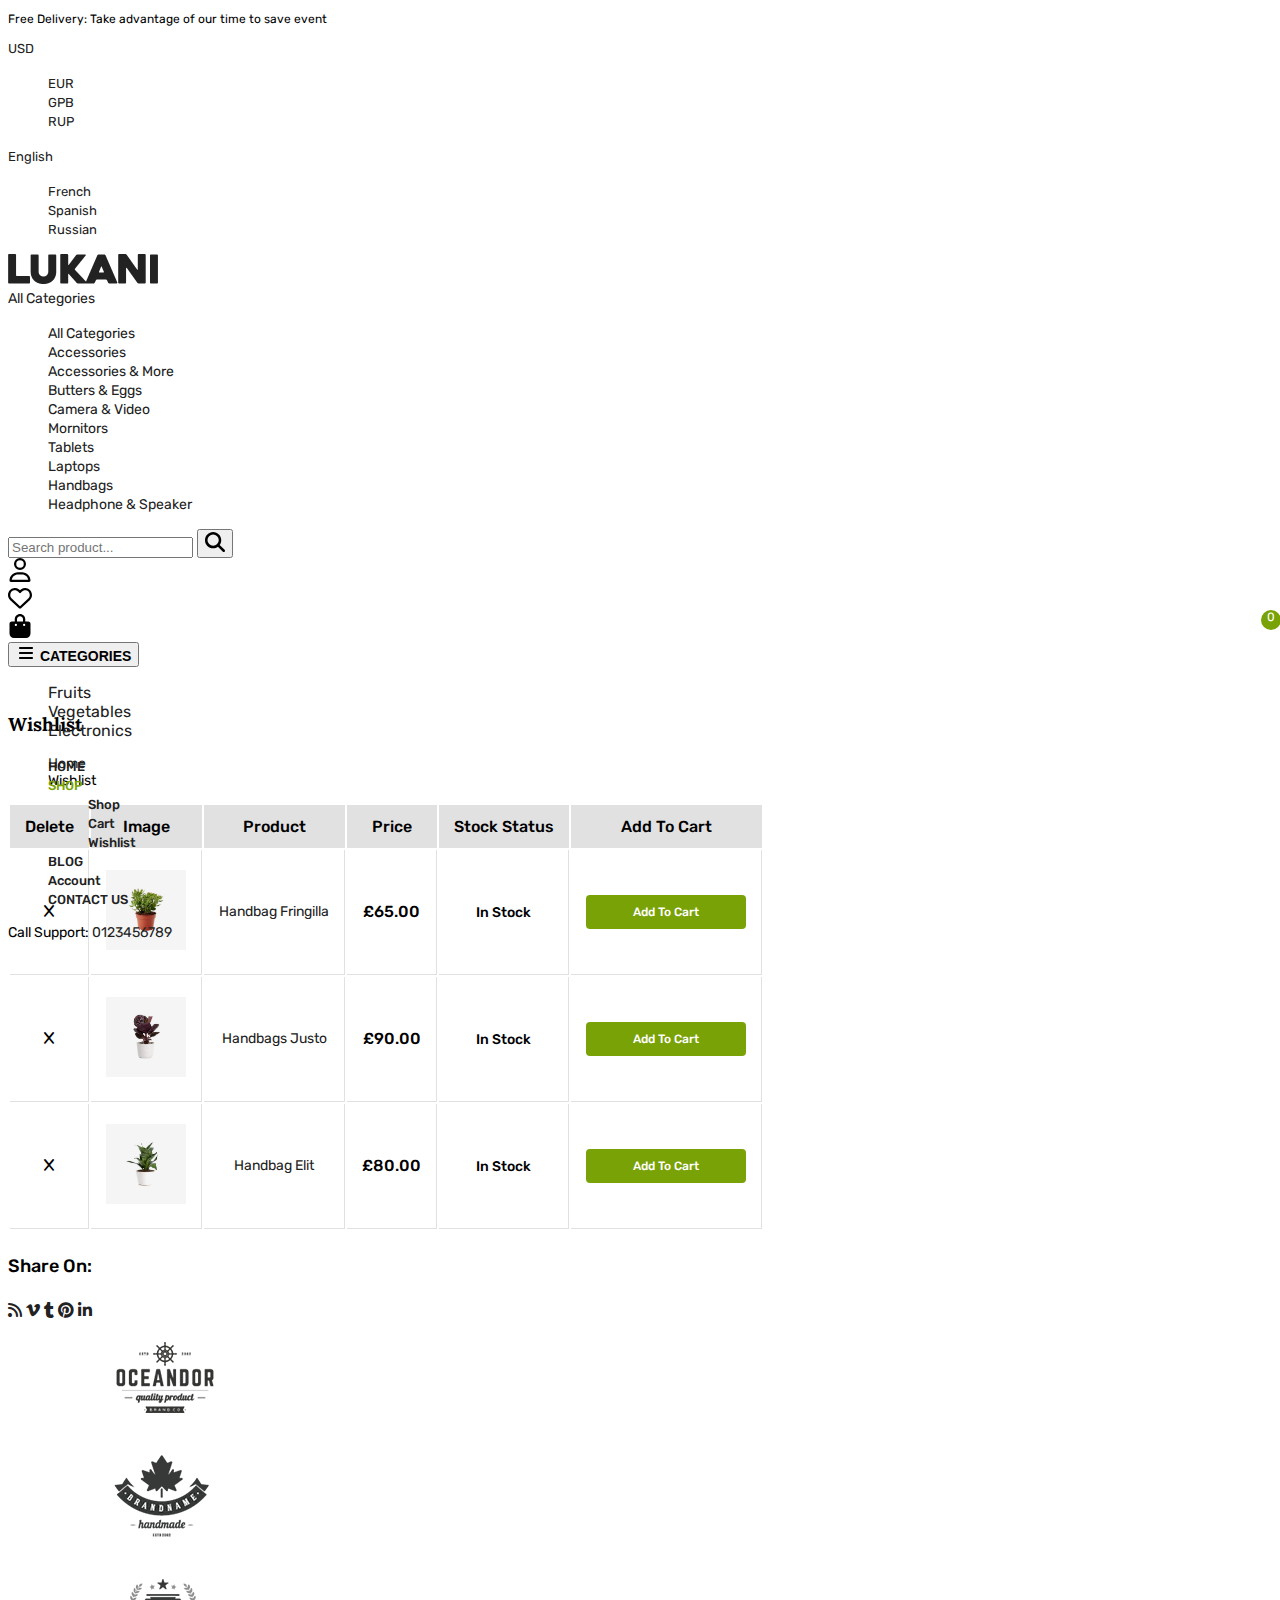
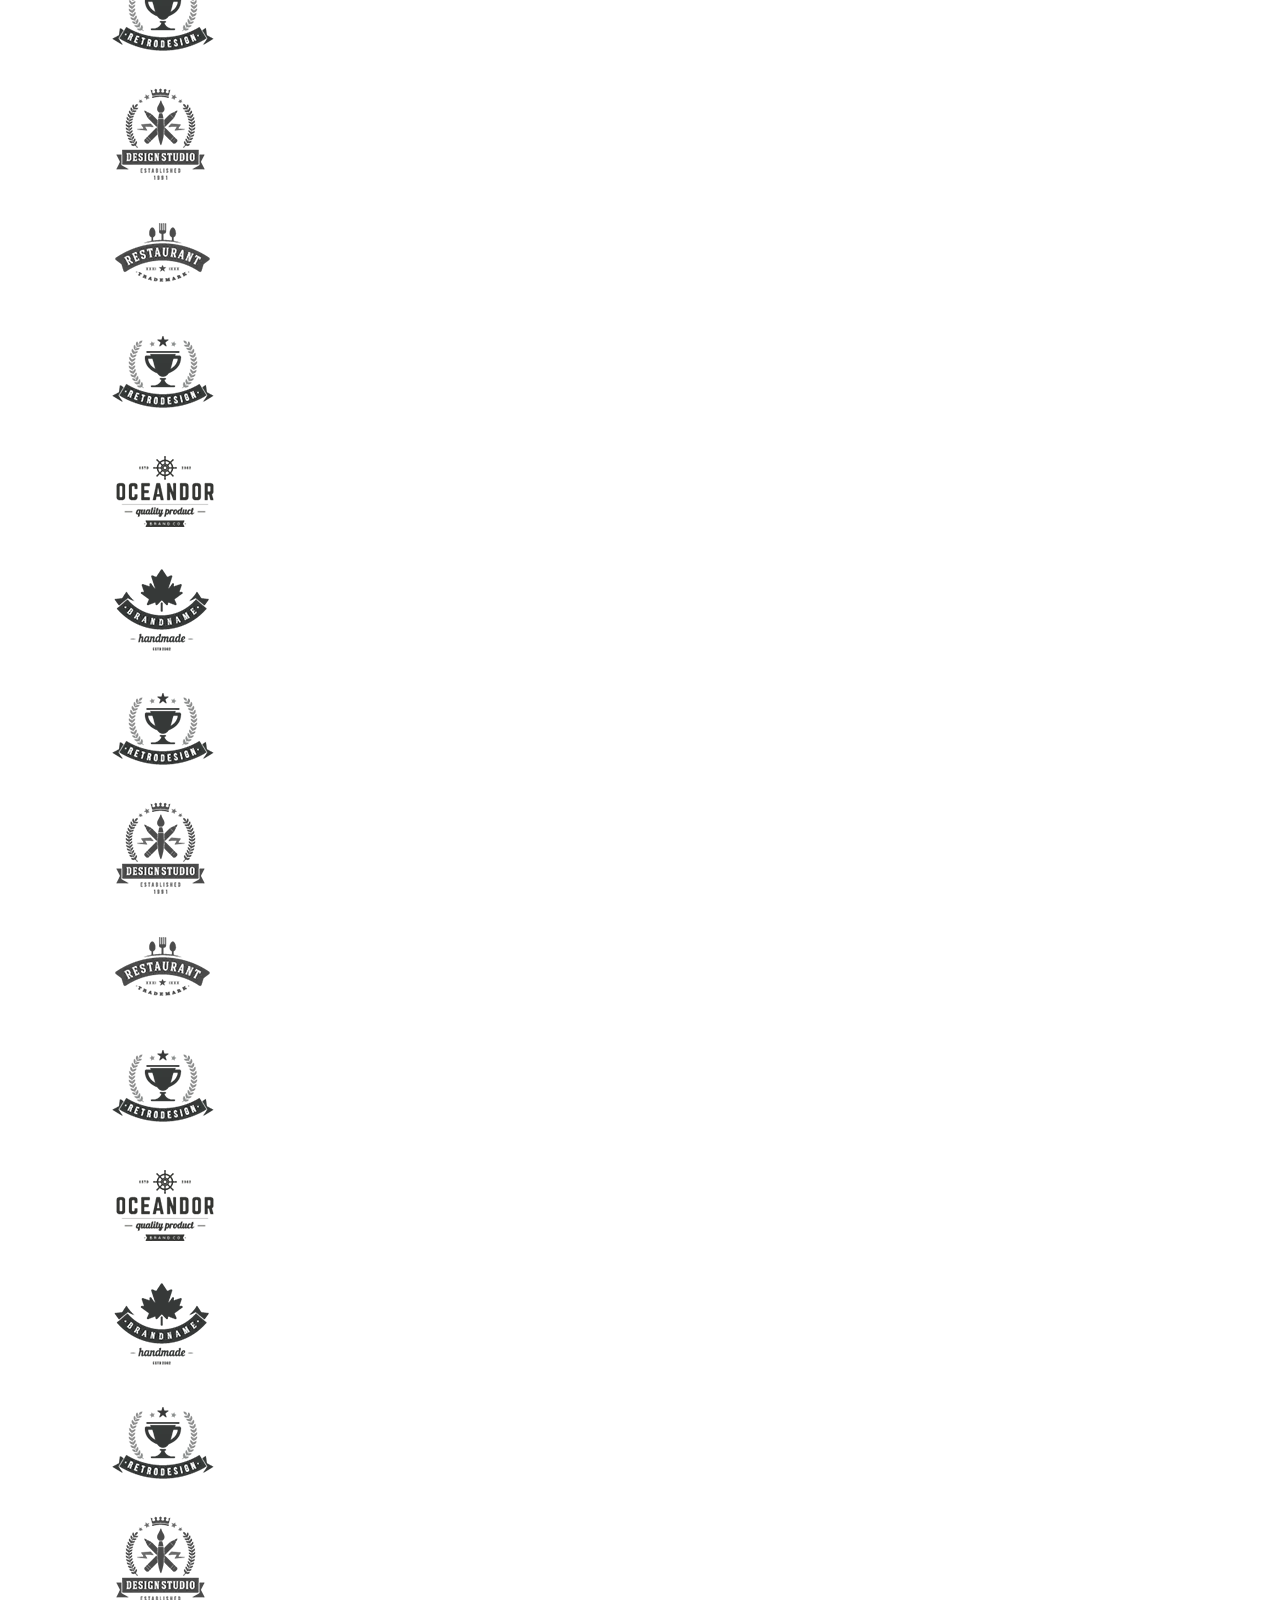
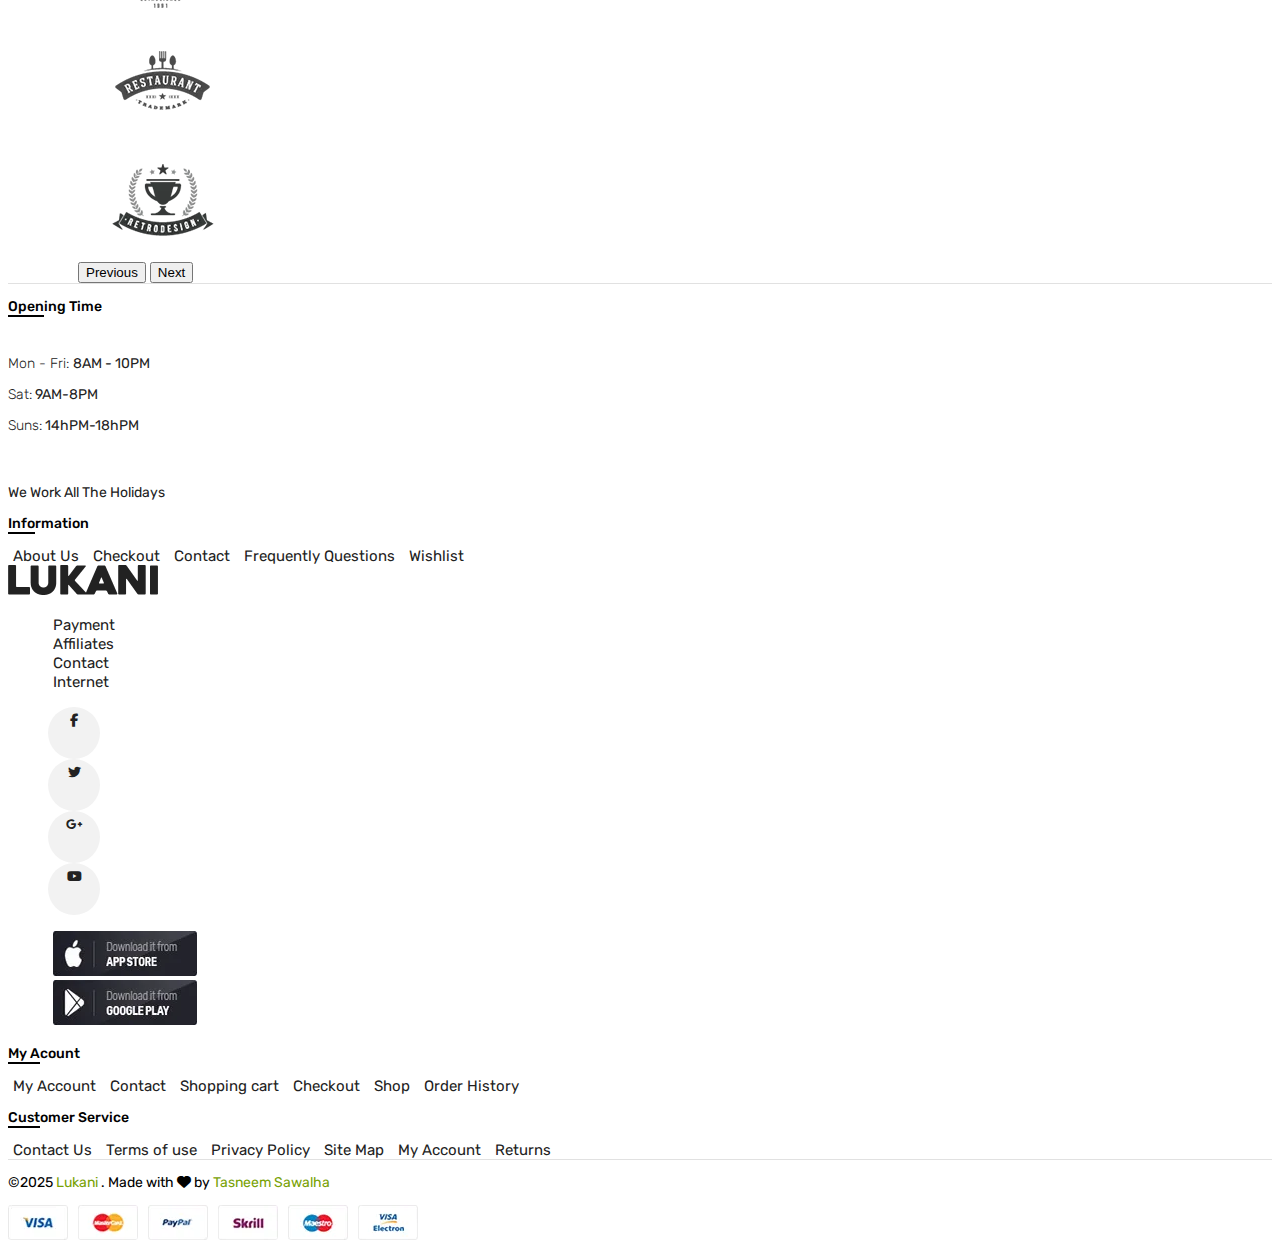
<file: wishlist.html>
<!DOCTYPE html>
<html lang="en">

<head>
    <meta charset="UTF-8">
    <meta http-equiv="X-UA-Compatible" content="IE=edge">
    <meta name="viewport" content="width=device-width, initial-scale=1">
    <title>Lukani - Wishlist
    </title>

    <!-- font awesome -->
    <link rel="stylesheet" href="https://cdnjs.cloudflare.com/ajax/libs/font-awesome/6.7.2/css/all.min.css"
        integrity="sha512-Evv84Mr4kqVGRNSgIGL/F/aIDqQb7xQ2vcrdIwxfjThSH8CSR7PBEakCr51Ck+w+/U6swU2Im1vVX0SVk9ABhg=="
        crossorigin="anonymous" referrerpolicy="no-referrer" />
    <!-- bootstrap css 5.3 -->
    <link href="https://cdn.jsdelivr.net/npm/bootstrap@5.3.7/dist/css/bootstrap.min.css" rel="stylesheet"
        integrity="sha384-LN+7fdVzj6u52u30Kp6M/trliBMCMKTyK833zpbD+pXdCLuTusPj697FH4R/5mcr" crossorigin="anonymous">

    <link rel="stylesheet" href="./assest/css/main.css">
    <link rel="stylesheet" href="./assest/css/shop.css">
    <link rel="stylesheet" href="./assest/css/wishlist.css">





</head>

<body>
    <header class="header margin-bottom-70 mt-3">
        <div class="top-header border-bottom">
            <div class="container">

                <div class="row row align-items-center">
                    <div class="col-lg-7 col-md-7">
                        <p>Free Delivery: Take advantage of our time to save event</p>
                    </div>
                    <div class="col-lg-5 col-md-5">
                        <div class="ul d-flex justify-content-end">
                            <li class="currency">
                                <div class="dropdown ">
                                    <a class="btn btn-secondary dropdown-toggle border-0 bg-transparent text-dark-emphasis"
                                        href="#" role="button" data-bs-toggle="dropdown" aria-expanded="false">
                                        USD
                                    </a>

                                    <ul class="dropdown-menu">
                                        <li><a class="dropdown-item" href="#">EUR</a></li>
                                        <li><a class="dropdown-item" href="#">GPB</a></li>
                                        <li><a class="dropdown-item" href="#">RUP</a></li>
                                    </ul>
                                </div>
                            </li>
                            <li class="language">
                                <div class="dropdown ">
                                    <a class="btn btn-secondary dropdown-toggle border-0 bg-transparent text-dark-emphasis"
                                        href="#" role="button" data-bs-toggle="dropdown" aria-expanded="false">
                                        English
                                    </a>

                                    <ul class="dropdown-menu">
                                        <li><a class="dropdown-item" href="#">French</a></li>
                                        <li><a class="dropdown-item" href="#">Spanish</a></li>
                                        <li><a class="dropdown-item" href="#">Russian</a></li>
                                    </ul>
                                </div>

                            </li>
                        </div>
                    </div>

                </div>

            </div>

        </div>

        <div class="middle-header border-bottom ">
            <div class="container">
                <div class="row align-items-center">
                    <div class="col-lg-3 col-md-2 col-2 py-4">
                        <div class="logo">
                            <a href="./index.html">
                                <img class="img-fluid logo-img" src="assest/image/puplic/logo.webp" alt="logo"> </a>
                        </div>

                    </div>


                    <div class="col-lg-9 col-md-8 col-8">
                        <div class="row justify-content-between">
                            <div class="search col-lg-7 col-md-6 col-6 py-4">


                                <div class="input-group rounded-pill border ">

                                    <!-- Dropdown -->
                                    <div class="dropdown p-2">
                                        <a class="btn btn-secondary dropdown-toggle border-0 bg-transparent text-dark-emphasis border-end rounded-0"
                                            href="#" role="button" data-bs-toggle="dropdown" aria-expanded="false">
                                            All Categories
                                        </a>
                                        <ul class="dropdown-menu">
                                            <li><a class="dropdown-item" href="#">All Categories</a></li>
                                            <li><a class="dropdown-item" href="#">Accessories</a></li>
                                            <li><a class="dropdown-item" href="#">Accessories &amp; More</a></li>
                                            <li><a class="dropdown-item" href="#">Butters &amp; Eggs</a></li>
                                            <li><a class="dropdown-item" href="#">Camera &amp; Video</a></li>
                                            <li><a class="dropdown-item" href="#">Mornitors</a></li>
                                            <li><a class="dropdown-item" href="#">Tablets</a></li>
                                            <li><a class="dropdown-item" href="#">Laptops</a></li>
                                            <li><a class="dropdown-item" href="#">Handbags</a></li>
                                            <li><a class="dropdown-item" href="#">Headphone &amp; Speaker</a></li>


                                        </ul>
                                    </div>
                                    <!-- Search Input -->
                                    <input type="text" class="form-control border-0" placeholder="Search product...">

                                    <!-- Search Icon -->
                                    <button class="btn btn-white  px-3" type="button">
                                        <svg xmlns="http://www.w3.org/2000/svg" height="20" width="20"
                                            viewBox="0 0 512 512">
                                            <path
                                                d="M416 208c0 45.9-14.9 88.3-40 122.7L502.6 457.4c12.5 12.5 12.5 32.8 0 45.3s-32.8 12.5-45.3 0L330.7 376c-34.4 25.2-76.8 40-122.7 40C93.1 416 0 322.9 0 208S93.1 0 208 0S416 93.1 416 208zM208 352a144 144 0 1 0 0-288 144 144 0 1 0 0 288z" />
                                        </svg>
                                    </button>
                                </div>









                            </div>
                            <div class="header-actions col-lg-3 col-md-12 col-sm-12 border-end border-start py-4 ">
                                <div class=" d-flex justify-content-center gap-4 ms-3 me-3 align-items-center	">
                                    <div> <a href="./login.html"><svg class="specialBlack" xmlns="http://www.w3.org/2000/svg"
                                                height="24" width="24" viewBox="0 0 448 512">
                                                <!--!Font Awesome Free 6.7.2 by @fontawesome - https://fontawesome.com License - https://fontawesome.com/license/free Copyright 2025 Fonticons, Inc.-->
                                                <path
                                                    d="M304 128a80 80 0 1 0 -160 0 80 80 0 1 0 160 0zM96 128a128 128 0 1 1 256 0A128 128 0 1 1 96 128zM49.3 464l349.5 0c-8.9-63.3-63.3-112-129-112l-91.4 0c-65.7 0-120.1 48.7-129 112zM0 482.3C0 383.8 79.8 304 178.3 304l91.4 0C368.2 304 448 383.8 448 482.3c0 16.4-13.3 29.7-29.7 29.7L29.7 512C13.3 512 0 498.7 0 482.3z" />
                                            </svg></a></div>
                                    <div> <a href="./wishlist.html"> <svg class="specialBlack"
                                                xmlns="http://www.w3.org/2000/svg" height="24" width="24"
                                                viewBox="0 0 512 512">
                                                <!--!Font Awesome Free 6.7.2 by @fontawesome - https://fontawesome.com License - https://fontawesome.com/license/free Copyright 2025 Fonticons, Inc.-->
                                                <path
                                                    d="M225.8 468.2l-2.5-2.3L48.1 303.2C17.4 274.7 0 234.7 0 192.8l0-3.3c0-70.4 50-130.8 119.2-144C158.6 37.9 198.9 47 231 69.6c9 6.4 17.4 13.8 25 22.3c4.2-4.8 8.7-9.2 13.5-13.3c3.7-3.2 7.5-6.2 11.5-9c0 0 0 0 0 0C313.1 47 353.4 37.9 392.8 45.4C462 58.6 512 119.1 512 189.5l0 3.3c0 41.9-17.4 81.9-48.1 110.4L288.7 465.9l-2.5 2.3c-8.2 7.6-19 11.9-30.2 11.9s-22-4.2-30.2-11.9zM239.1 145c-.4-.3-.7-.7-1-1.1l-17.8-20-.1-.1s0 0 0 0c-23.1-25.9-58-37.7-92-31.2C81.6 101.5 48 142.1 48 189.5l0 3.3c0 28.5 11.9 55.8 32.8 75.2L256 430.7 431.2 268c20.9-19.4 32.8-46.7 32.8-75.2l0-3.3c0-47.3-33.6-88-80.1-96.9c-34-6.5-69 5.4-92 31.2c0 0 0 0-.1 .1s0 0-.1 .1l-17.8 20c-.3 .4-.7 .7-1 1.1c-4.5 4.5-10.6 7-16.9 7s-12.4-2.5-16.9-7z" />
                                            </svg></a></div>
                                            <div class="notification"> <a href="./cart.html"> <svg xmlns="http://www.w3.org/2000/svg"
                                                height="24" width="24" viewBox="0 0 448 512">
                                                <!--!Font Awesome Free 6.7.2 by @fontawesome - https://fontawesome.com License - https://fontawesome.com/license/free Copyright 2025 Fonticons, Inc.-->
                                                <path
                                                    d="M160 112c0-35.3 28.7-64 64-64s64 28.7 64 64l0 48-128 0 0-48zm-48 48l-64 0c-26.5 0-48 21.5-48 48L0 416c0 53 43 96 96 96l256 0c53 0 96-43 96-96l0-208c0-26.5-21.5-48-48-48l-64 0 0-48C336 50.1 285.9 0 224 0S112 50.1 112 112l0 48zm24 48a24 24 0 1 1 0 48 24 24 0 1 1 0-48zm152 24a24 24 0 1 1 48 0 24 24 0 1 1 -48 0z" />
                                            </svg> </a></div>

                                </div>
                            </div>

                        </div>
                    </div>
                    <div class="category-btn col-lg-0 col-md-2 col-2 ">
                        <button class="btn border-black rounded-0" type="button" data-bs-toggle="offcanvas"
                            data-bs-target="#offcanvasWithBothOptions" aria-controls="offcanvasWithBothOptions">
                            <svg xmlns="http://www.w3.org/2000/svg" height="26" width="26" viewBox="0 0 448 512">
                                <path fill="black"
                                    d="M0 96c0-17.7 14.3-32 32-32h384c17.7 0 32 14.3 32 32s-14.3 32-32 32H32C14.3 128 0 113.7 0 96zm0 160c0-17.7 14.3-32 32-32h384c17.7 0 32 14.3 32 32s-14.3 32-32 32H32c-17.7 0-32-14.3-32-32zm0 160c0-17.7 14.3-32 32-32h384c17.7 0 32 14.3 32 32s-14.3 32-32 32H32c-17.7 0-32-14.3-32-32z" />
                            </svg> </button>

                            <div class="offcanvas offcanvas-start navbar-toggler border-0" data-bs-scroll="true" tabindex="-1" id="offcanvasWithBothOptions" aria-labelledby="offcanvasWithBothOptionsLabel">
                                <div class="offcanvas-header p-0 ">
                                    <!-- Promo Banner -->
                                 
                                        <button type="button" class="btn-close position-absolute top-0 end-0 m-2" data-bs-dismiss="offcanvas" aria-label="Close"></button>
                                </div>
                                
                                <div class="offcanvas-body mt-4 px-0">
                                    <p class="promo-text text-center">Free Delivery: Take advantage of our time to save event</p>
        
                                    <!-- Currency and Language Settings -->
                                    <div class="ul d-flex justify-content-center ">
                                        <li class="currency">
                                            <div class="dropdown ">
                                                <a class="btn btn-secondary dropdown-toggle border-0 bg-transparent text-dark-emphasis"
                                                    href="#" role="button" data-bs-toggle="dropdown" aria-expanded="false">
                                                    USD
                                                </a>
            
                                                <ul class="dropdown-menu">
                                                    <li><a class="dropdown-item" href="#">EUR</a></li>
                                                    <li><a class="dropdown-item" href="#">GPB</a></li>
                                                    <li><a class="dropdown-item" href="#">RUP</a></li>
                                                </ul>
                                            </div>
                                        </li>
                                        <li class="language">
                                            <div class="dropdown ">
                                                <a class="btn btn-secondary dropdown-toggle border-0 bg-transparent text-dark-emphasis"
                                                    href="#" role="button" data-bs-toggle="dropdown" aria-expanded="false">
                                                    English
                                                </a>
            
                                                <ul class="dropdown-menu">
                                                    <li><a class="dropdown-item" href="#">French</a></li>
                                                    <li><a class="dropdown-item" href="#">Spanish</a></li>
                                                    <li><a class="dropdown-item" href="#">Russian</a></li>
                                                </ul>
                                            </div>
            
                                        </li>
                                    </div>
            
                                    <!-- Search Section -->
                                    <div class="search-section mt-3">
                                        <div class="search-input">
                                            <input type="text" placeholder="Search product..." class="border">
                                            <svg class="search-icon" xmlns="http://www.w3.org/2000/svg" height="20" width="20" viewBox="0 0 512 512">
                                                <path
                                                    d="M416 208c0 45.9-14.9 88.3-40 122.7L502.6 457.4c12.5 12.5 12.5 32.8 0 45.3s-32.8 12.5-45.3 0L330.7 376c-34.4 25.2-76.8 40-122.7 40C93.1 416 0 322.9 0 208S93.1 0 208 0S416 93.1 416 208zM208 352a144 144 0 1 0 0-288 144 144 0 1 0 0 288z" />
                                            </svg>
                                                </div>
                                    </div>
                        
                                    <!-- Categories Dropdown -->
                                    <div class="categories-section mt-3 px-5">
        
                                        <div class="dropdown p-2">
                                            <a class="btn btn-secondary dropdown-toggle border bg-transparent text-dark-emphasis  rounded-0 px-3"
                                                href="#" role="button" data-bs-toggle="dropdown" aria-expanded="false">
                                                All Categories
                                            </a>
                                            <ul class="dropdown-menu">
                                                <li><a class="dropdown-item" href="#">All Categories</a></li>
                                                <li><a class="dropdown-item" href="#">Accessories</a></li>
                                                <li><a class="dropdown-item" href="#">Accessories &amp; More</a></li>
                                                <li><a class="dropdown-item" href="#">Butters &amp; Eggs</a></li>
                                                <li><a class="dropdown-item" href="#">Camera &amp; Video</a></li>
                                                <li><a class="dropdown-item" href="#">Mornitors</a></li>
                                                <li><a class="dropdown-item" href="#">Tablets</a></li>
                                                <li><a class="dropdown-item" href="#">Laptops</a></li>
                                                <li><a class="dropdown-item" href="#">Handbags</a></li>
                                                <li><a class="dropdown-item" href="#">Headphone &amp; Speaker</a></li>
        
        
                                            </ul>
                                        </div>
        
                                    </div>
                        
                                    <!-- Support Info -->
                                    <div class="support-section text-center  my-3">
                                        <!-- <p class="support-text">Call Support: 0123456789</p> -->
                                        <p class="support-text">Call Support: <a  href="tel:0123456789">0123456789</a></p>
        
                                    </div>
                        
                                    <!-- Navigation Menu -->
                                    <ul class="nav-menu mb-4">
                                        <li class="active">
                                            <a href="#">
                                                <span>Home</span>
                                            </a>
                                        </li>
                                        <li>
                                            <a href="./shop.html">
                                                <span>Shop</span>
                                            </a>
                                        </li>
                                        <li>
                                            <a href="./blog.html">
                                                <span>Blog</span>
                                            </a>
                                        </li>
                                        <li>
                                            <a href="./login.html">
                                                <span>My Account</span>
                                            </a>
                                        </li>
                                        <li>
                                            <a href="./contact-us.html">
                                                <span>Contact us</span>
                                            </a>
                                        </li>
                                    </ul>
        
                                    <!-- email Info -->
                                    <div class="email-section text-center  my-4">
                                        <a href="#"><i class="fa-regular fa-envelope"></i> demo@example.com</a>
                                    </div>
                                    <div class="share-buttons d-flex gap-2 justify-content-center my-4">
                                        <a href="#" class="share-btn d-flex facebook" title="Share on Facebook">
                                            <i class="fab fa-facebook-f "></i>
                                        </a>
                                        <a href="#" class="share-btn d-flex twitter" title="Share on Twitter">
                                            <i class="fab fa-twitter"></i>
                                        </a>
                                        <a href="#" class="share-btn d-flex pinterest" title="Share on Pinterest">
                                            <i class="fa-brands fa-pinterest" ></i>
                                        </a>
                                        <a href="#" class="share-btn d-flex google-plus" title="Share on Google+">
                                            <i class="fab fa-google-plus-g"></i>
                                        </a>
                                        <a href="#" class="share-btn d-flex linkedin" title="Share on LinkedIn">
                                            <i class="fab fa-linkedin-in"></i>
                                        </a>
                                    </div>
        
        
        
                                </div>
             
                            </div>
        
                    </div>
                </div>
            </div>

        </div>
        <div class="bottom-header py-3">
            <nav class="navbar navbar-expand-lg    w-100 mb-1">
                <div class="container d-block py-2">
                    <div class="row justify-content-between">

                        <!-- Categories Dropdown -->
                        <div class="dropdown col-lg-3 col-md-5">
                            <button class="btn dropdown-toggle d-flex align-items-center " type="button"
                                data-bs-toggle="dropdown">
                                <svg xmlns="http://www.w3.org/2000/svg" height="16" width="20" viewBox="0 0 448 512"
                                    class="me-2">
                                    <path
                                        d="M0 96c0-17.7 14.3-32 32-32h384c17.7 0 32 14.3 32 32s-14.3 32-32 32H32C14.3 128 0 113.7 0 96zm0 160c0-17.7 14.3-32 32-32h384c17.7 0 32 14.3 32 32s-14.3 32-32 32H32c-17.7 0-32-14.3-32-32zm0 160c0-17.7 14.3-32 32-32h384c17.7 0 32 14.3 32 32s-14.3 32-32 32H32c-17.7 0-32-14.3-32-32z" />
                                </svg>
                                CATEGORIES
                            </button>
                            <ul class="dropdown-menu">
                                <li><a class="dropdown-item" href="#">Fruits</a></li>
                                <li><a class="dropdown-item" href="#">Vegetables</a></li>
                                <li><a class="dropdown-item" href="#">Electronics</a></li>
                            </ul>
                        </div>

                        <!-- Main Menu -->
                        <div class="collapse navbar-collapse col-lg-5 col-md-5 border-start"
                            id="navbarSupportedContent">
                            <ul class="support-content navbar-nav  align-items-center ">
                                <li class="nav-item me-4">
                                    <a class="nav-link " aria-current="page" href="./index.html">HOME</a>
                                </li>
<!-- 
                                <li class="nav-item me-4">
                                    <a class="nav-link active" href="#">SHOP</a>
                                </li> -->

                                <li class="nav-item me-4 dropdown">
                                    <a class="nav-link dropdown-toggle active" href="" role="button"
                                        data-bs-toggle="dropdown" aria-expanded="false">
                                        SHOP
                                    </a>
                                    <ul class="dropdown-menu">
                                        <li><a class="dropdown-item" href="./shop.html">Shop</a></li>
                                        <li><a class="dropdown-item" href="./cart.html">Cart</a></li>
                                        <li><a class="dropdown-item" href="./wishlist.html">Wishlist</a></li>
                                    </ul>
                                </li>







                                <li class="nav-item me-4">
                                    <a class="nav-link" href="./blog.html">BLOG</a>
                                </li>
                                <li class="nav-item me-4">
                                    <a class="nav-link text-uppercase" href="./login.html">Account</a>
                                </li>


                                <li class="nav-item me-4">
                                    <a class="nav-link" href="./contact-us.html">CONTACT US</a>
                                </li>
                            </ul>
                        </div>
                        <!-- Call Support -->
                        <div class="call-support col-lg-3 col-md-5 text-end ">
                            <p>Call Support: <a class="text-dark" href="tel:0123456789">0123456789</a></p>

                        </div>
                    </div>
                </div>
            </nav>
        </div>

    </header>



    <main>

        <section class="Breadcrumb-div mb-5">
            <nav aria-label="breadcrumb ">
                <div class="container">
                    <div class="row">
                        <div class="col-12 text-center py-5 ">
                            <h3 class="fs-2">Wishlist
                            </h3>
                            <ol class="breadcrumb justify-content-center font-size-14">
                                <li class="breadcrumb-item"><a href="./index.html">Home</a></li>
                                <li class="breadcrumb-item " aria-current="page">Wishlist
                                </li>
                            </ol>

                        </div>


                    </div>
                </div>
            </nav>

        </section>

        <section class="wishlist py-5">
            <div class="container ">
                <div class="row">

                    <table class="wishlist border">
                        <thead>
                            <tr>
                                <th>Delete</th>
                                <th>Image</th>
                                <th>Product</th>
                                <th>Price</th>
                                <th>Stock Status</th>
                                <th>Add To Cart</th>
                            </tr>
                        </thead>
                        <tbody>
                            <tr>
                                <td>
                                    <button class="delete-btn" onclick="deleteItem(this)" title="Remove item">
                                        <i class="fa-solid fa-x"></i>
                                    </button>
                                </td>
                                <td>
                                    <img src="./assest/image/product/product.webp" alt="Handbag Fringilla"
                                        class="product-image">
                                </td>
                                <td>
                                    <div class="product-name"> <a href="#">Handbag Fringilla</a></div>
                                </td>
                                <td>
                                    <div class="price">£65.00</div>
                                </td>
                                <td class="product_quantity">
                                    <span class="quantity-text">In Stock</span>
                                </td>
                                <td>
                                    <div class="d-flex justify-content-center">
                                        <a class="add-cart" href="#">Add To Cart</a>
                                    </div>
                                </td>
                            </tr>

                            <tr>
                                <td>
                                    <button class="delete-btn" onclick="deleteItem(this)" title="Remove item">
                                        <i class="fa-solid fa-x"></i>
                                    </button>
                                </td>
                                <td>
                                    <img src="./assest/image/product/product2.webp" alt="Handbags Justo"
                                        class="product-image">
                                </td>
                                <td>
                                    <div class="product-name">
                                        <a href="#">
                                            Handbags Justo</a>
                                    </div>
                                </td>
                                <td>
                                    <div class="price">£90.00</div>
                                </td>
                                <td class="product_quantity">
                                    <span class="quantity-text">In Stock</span>
                                </td>
                                <td>
                                    <div class="d-flex justify-content-center">
                                        <a class="add-cart" href="#">Add To Cart</a>
                                    </div>
                                </td>
                            </tr>

                            <tr>
                                <td>
                                    <button class="delete-btn" onclick="deleteItem(this)" title="Remove item">
                                        <i class="fa-solid fa-x"></i>
                                    </button>
                                </td>
                                <td>
                                    <img src="./assest/image/product/product7.webp" alt="Handbag Elit"
                                        class="product-image">
                                </td>
                                <td>
                                    <div class="product-name"><a href="#"> Handbag Elit </a></div>
                                </td>
                                <td>
                                    <div class="price">£80.00</div>
                                </td>
                                <td class="product_quantity">
                                    <span class="quantity-text">In Stock</span>
                                </td>
                                <td>
                                    <div class="d-flex justify-content-center">
                                        <a class="add-cart" href="#">Add To Cart</a>
                                    </div>
                                </td>
                            </tr>
                        </tbody>
                    </table>


                </div>
            </div>


        </section>

        <section class="share-on py-5">
            <div class="container ">
                <div class="row justify-content-center text-center col-lg-6 col-md-8 col-sm-8 w-100 gap-2 border py-4">
                    <div>
                        <h4 class="share-title">Share On:</h4>
                    </div>

                    <div class="social-icons d-flex gap-4 text-center justify-content-center">
                        <a href="#" class="social-icon rss" title="RSS Feed" onclick="return false;">
                            <i class="fas fa-rss"></i>
                        </a>
                        <a href="#" class="social-icon vimeo" title="Vimeo" onclick="return false;">
                            <i class="fab fa-vimeo-v"></i>
                        </a>
                        <a href="#" class="social-icon tumblr" title="Tumblr" onclick="return false;">
                            <i class="fab fa-tumblr"></i>
                        </a>
                        <a href="#" class="social-icon pinterest" title="Pinterest" onclick="return false;">
                            <i class="fa-brands fa-pinterest"></i>
                        </a>
                        <a href="#" class="social-icon linkedin" title="LinkedIn" onclick="return false;">
                            <i class="fab fa-linkedin-in"></i>
                        </a>
                    </div>
                </div>
            </div>

        </section>



        <section class="brand py-5">
            <div class="container-fluid">


                <div id="carouselExample2" class="carousel slide carousel-dark">
                    <div class="carousel-inner ">
                        <div class="carousel-item active  ">

                            <div class="row text-center">

                                <div class="swiper-slide col-lg-2 col-md-3 col-sm-4 "><img
                                        src="./assest/image/brands/brand1.webp" /></div>
                                <div class="swiper-slide col-lg-2 col-md-3 col-sm-4 "><img
                                        src="./assest/image/brands/brand2.webp" /></div>
                                <div class="swiper-slide col-lg-2 col-md-3 col-sm-4 "><img
                                        src="./assest/image/brands/brand3.webp" /></div>
                                <div class="swiper-slide col-lg-2 col-md-3 col-sm-4 "><img
                                        src="./assest/image/brands/brand4.webp" /></div>
                                <div class="swiper-slide col-lg-2 col-md-3 col-sm-4 "><img
                                        src="./assest/image/brands/brand5.webp" /></div>
                                <div class="swiper-slide col-lg-2 col-md-3 col-sm-4 "><img
                                        src="./assest/image/brands/brand6.webp" /></div>

                            </div>



                        </div>
                        <div class="carousel-item   ">

                            <div class="row text-center">

                                <div class="swiper-slide col-lg-2 col-md-3 col-sm-4 "><img
                                        src="./assest/image/brands/brand1.webp" /></div>
                                <div class="swiper-slide col-lg-2 col-md-3 col-sm-4 "><img
                                        src="./assest/image/brands/brand2.webp" /></div>
                                <div class="swiper-slide col-lg-2 col-md-3 col-sm-4 "><img
                                        src="./assest/image/brands/brand3.webp" /></div>
                                <div class="swiper-slide col-lg-2 col-md-3 col-sm-4 "><img
                                        src="./assest/image/brands/brand4.webp" /></div>
                                <div class="swiper-slide col-lg-2 col-md-3 col-sm-4 "><img
                                        src="./assest/image/brands/brand5.webp" /></div>
                                <div class="swiper-slide col-lg-2 col-md-3 col-sm-4 "><img
                                        src="./assest/image/brands/brand6.webp" /></div>

                            </div>



                        </div>
                        <div class="carousel-item   ">

                            <div class="row text-center">

                                <div class="swiper-slide col-lg-2 col-md-3 col-sm-4 "><img
                                        src="./assest/image/brands/brand1.webp" /></div>
                                <div class="swiper-slide col-lg-2 col-md-3 col-sm-4 "><img
                                        src="./assest/image/brands/brand2.webp" /></div>
                                <div class="swiper-slide col-lg-2 col-md-3 col-sm-4 "><img
                                        src="./assest/image/brands/brand3.webp" /></div>
                                <div class="swiper-slide col-lg-2 col-md-3 col-sm-4 "><img
                                        src="./assest/image/brands/brand4.webp" /></div>
                                <div class="swiper-slide col-lg-2 col-md-3 col-sm-4 "><img
                                        src="./assest/image/brands/brand5.webp" /></div>
                                <div class="swiper-slide col-lg-2 col-md-3 col-sm-4 "><img
                                        src="./assest/image/brands/brand6.webp" /></div>

                            </div>



                        </div>

                    </div>

                    <button class="carousel-control-prev" type="button" data-bs-target="#carouselExample2"
                        data-bs-slide="prev">
                        <span class="carousel-control-prev-icon"></span>
                        <span class="visually-hidden">Previous</span>
                    </button>
                    <button class="carousel-control-next" type="button" data-bs-target="#carouselExample2"
                        data-bs-slide="next">
                        <span class="carousel-control-next-icon"></span>
                        <span class="visually-hidden">Next</span>
                    </button>

                </div>

            </div>
        </section>

    </main>





    <footer class="footer mt-5">

        <div class="top-footer py-2">
            <div class="container  ">
                <div class="row py-5">
                    <div class="open-time col-lg-2 col-md-3 col-sm-6 my-4">

                        <h3 class="text-uppercase"> <span class="underline-header pb-2">Open</span>ing Time</h3>
                        <p class="mt-4"><span>Mon - Fri: </span>8AM - 10PM</p>
                        <p> <span>Sat:</span> 9AM-8PM</p>
                        <p class="mb-4"><span>Suns:</span> 14hPM-18hPM</p>
                        <p class="last-p fw-medium  mb-1">We Work All The Holidays</p>



                    </div>

                    <div class="col-lg-2 col-md-3 col-sm-6 my-4">
                        <h3 class="mb-4 text-uppercase"> <span class="underline-header pb-2"> Info</span>rmation</h3>

                        <nav class="nav flex-column">
                            <a class="nav-link mt-2" href="#">About Us</a>
                            <a class="nav-link" href="#">Checkout</a>
                            <a class="nav-link" href="./contact-us.html">Contact</a>
                            <a class="nav-link " href="#">Frequently Questions</a>
                            <a class="nav-link " href="./wishlist.html">Wishlist</a>

                        </nav>

                    </div>

                    <div class="col-lg-4 col-md-5 my-4">
                        <div class="logo text-center">
                            <a href="#">
                                <img class="img-fluid logo-img" src="assest/image/puplic/logo.webp" alt="logo"> </a>
                        </div>

                        <ul class="nav justify-content-center mt-4">
                            <li class="nav-item">
                                <a class="nav-link" href="#">Payment</a>
                            </li>
                            <li class="nav-item">
                                <a class="nav-link" href="#">Affiliates</a>
                            </li>
                            <li class="nav-item">
                                <a class="nav-link" href="#">Contact</a>
                            </li>
                            <li class="nav-item">
                                <a class="nav-link">Internet</a>
                            </li>
                        </ul>


                        <ul class="nav footer_social justify-content-center mt-4 gap-3">
                            <li class="nav-item">
                                <a class="nav-link p-2" href="#">
                                    <i class="fa-brands fa-facebook-f fa-sm"></i> </a>
                            </li>
                            <li class="nav-item">
                                <a class="nav-link p-2" href="#">
                                    <i class="fa-brands fa-twitter fa-sm"></i>
                                </a>
                            </li>
                            <li class="nav-item">
                                <a class="nav-link p-2" href="#">
                                    <i class="fa-brands fa-google-plus-g fa-sm"></i>
                                </a>
                            </li>
                            <li class="nav-item">
                                <a class="nav-link p-2" href="#">
                                    <i class="fa-brands fa-youtube fa-sm"></i>
                                </a>
                            </li>
                        </ul>

                        <ul class="nav  justify-content-center mt-4 ">
                            <li class="nav-item">
                                <a class="nav-link p-2" href="#">
                                    <img src="./assest/image/icon-app/icon-app.webp" alt="icon-app"></img>
                                </a>
                            </li>
                            <li class="nav-item">
                                <a class="nav-link p-2" href="#">
                                    <img src="./assest/image/icon-app/icon1-app.webp" alt="icon-app"></img>
                                </a>

                            </li>
                        </ul>


                    </div>

                    <div class="col-lg-2 col-md-3 col-sm-6 my-4">
                        <h3 class="mb-4 text-uppercase"> <span class="underline-header pb-2"> My A</span>count</h3>

                        <nav class="nav flex-column">
                            <a class="nav-link mt-2" href="./login.html">My Account</a>
                            <a class="nav-link" href="./contact-us.html">Contact</a>
                            <a class="nav-link" href="./cart.html">Shopping cart</a>
                            <a class="nav-link " href="#">Checkout</a>
                            <a class="nav-link " href="./shop.html">Shop</a>
                            <a class="nav-link " href="#">Order History</a>
                        </nav>

                    </div>
                    <div class="col-lg-2 col-md-3 col-sm-6 my-4">
                        <h3 class="mb-4 text-uppercase"> <span class="underline-header pb-2"> Cust</span>omer Service
                        </h3>
                        <nav class="nav flex-column">
                            <a class="nav-link mt-2" href="#">Contact Us</a>
                            <a class="nav-link" href="#">Terms of use</a>
                            <a class="nav-link" href="#">Privacy Policy</a>
                            <a class="nav-link " href="#">Site Map</a>
                            <a class="nav-link " href="#">My Account</a>
                            <a class="nav-link " href="#">Returns</a>

                        </nav>

                    </div>







                </div>
            </div>
        </div>
        <div class="bottom-footer">
            <div class="container ">
                <div class="row py-4 justify-content-between ">
                    <div class="info col-lg-4   ">
                        <p>©2025
                            <a href="#">Lukani</a>
                            . Made with
                            <i class="fa fa-heart text-danger"></i>
                            by <span>Tasneem Sawalha</span>
                        </p>
                    </div>

                    <div class="info col-lg-4  ">
                        <a href="#">
                            <img src="./assest/image/icon-app/payment.webp" alt="payment" />
                        </a>
                    </div>


                </div>

            </div>
        </div>
    </footer>



    <script>


        function changeGrid(colClass, button) {
            // Update product item classes
            const items = document.querySelectorAll('.product-item');
            items.forEach(item => {
                // Remove any old col-md-* class
                item.classList.remove('col-md-3', 'col-md-4', 'col-md-12');

                // Add the new column class
                item.classList.add(colClass);
            });

            // Remove active class from all buttons
            document.querySelectorAll('.btn-grid').forEach(btn => {
                btn.classList.remove('active');
            });

            // Add active class to clicked button
            button.classList.add('active');
        }


    </script>

    <!-- bootstrap js 5.3 -->
    <script src="https://cdn.jsdelivr.net/npm/bootstrap@5.3.7/dist/js/bootstrap.bundle.min.js"
        integrity="sha384-ndDqU0Gzau9qJ1lfW4pNLlhNTkCfHzAVBReH9diLvGRem5+R9g2FzA8ZGN954O5Q"
        crossorigin="anonymous"></script>
</body>

</html>
</file>
<file: assest/css/main.css>
/* font Rubik */
@import url('https://fonts.googleapis.com/css2?family=Rubik:ital,wght@0,300..900;1,300..900&display=swap');
@import url('https://fonts.googleapis.com/css2?family=Lora:ital,wght@0,400..700;1,400..700&display=swap');


:root {
    --mainColor: #79a206;
    --mainFont: "Rubik", sans-serif;
    --secondaryFont: "Lora", serif;

}

.specialBlack {
    color: #222222;
}

/* transform: translate3d(0px, 0px, 0px); */
body {
    font-family: var(--mainFont);

}

a {
    text-decoration: none;
    color: #222222;
}

li {
    list-style-type: none
}

a,
button,
img,
input,
span {
    transition: all 0.3s ease 0s;
}

.margin-bottom-70 {
    margin-bottom: 70px;

}

.font-size-14 {

    font-size: 14px;
}

.font-size-12 {

    font-size: 12px;
}

/* ------- header ------- */

/* -------offcanvas------- */
.header .offcanvas{
    width: 280px;
}
.header  .offcanvas-header {
    background: #f8f9fa;
    padding: 15px 20px;
    text-align: center;
    border-bottom: 1px solid #eee;
    position: relative;
}


.header  .offcanvas-body .promo-text {
    font-size: 12px;
}
.header .offcanvas-body .dropdown-menu a:hover {
    background-color: transparent;
    color: var(--mainColor);
}
.header .offcanvas-body .dropdown a {
    font-size: 13px;
}

/* Search section */

.header .offcanvas-body  .search-input {
    position: relative;
}

.header .offcanvas-body  .search-input input {
    width: 100%;
    padding: 10px 40px 10px 15px;
    font-size: 14px;
}

.header .offcanvas-body .search-input .search-icon {
    position: absolute;
    right: 12px;
    top: 50%;
    transform: translateY(-50%);
    fill: #666;
}

.header .offcanvas-body  .support-section .support-text {
    font-size: 14px;
}
.header .offcanvas-body  .support-section .support-text a:hover {
color: var(--mainColor);}


.header .offcanvas-body .nav-menu {
    list-style: none;
    padding: 0;
    margin: 0;
}

.header .offcanvas-body .nav-menu li {
    border-bottom: 1px solid #eee;
}


.header .offcanvas-body  .nav-menu a {
    display: flex;
    align-items: center;
    justify-content: space-between;
    padding: 15px 20px;
    color: #333;
    text-decoration: none;
    transition: background-color 0.2s;
    font-size: 14px;

}

.header .offcanvas-body .nav-menu a:hover {
    color: var(--mainColor);
}
.header .offcanvas-body  .email-section  {
    font-size: 14px;
}
.header .offcanvas-body  .email-section a:hover  {
    color: var(--mainColor);
}




.header .offcanvas-body .share-btn {
    background-color: #e6e6e6;
    align-items: center;
    justify-content: center;
    width: 30px;
    height: 30px;
    border-radius: 50%;
    transition: all 0.3s ease;
    font-size: 12px;
    color: #ffffff;

}
.header  .offcanvas-body .share-btn:hover {
    background-color: var(--mainColor)

}
.header  .offcanvas-body .facebook {
    background-color: #3B5999;

}

.header  .offcanvas-body .twitter {
    background-color: #1DA1F2;
}

.header  .offcanvas-body .pinterest {
    background-color: #CB2028;
}

.header  .offcanvas-body .google-plus {
    background-color: #fe6d4c;
}

.header  .offcanvas-body .linkedin {
    background-color: #010103;
}
/* -------offcanvas------- */
.navbar {
    position: absolute;
    z-index: 9;
    background: none;

}
.navbar .btn.navbar-toggler:focus{
    border: 0;
    box-shadow: none;

}

.navbar .offcanvas.navbar-toggler:focus{
    border: 0;
    box-shadow: none;

}
.navbar .navbar-nav a {
    font-size: 13px;
    font-weight: 500;
    color: #222222;
}

.navbar .logo .logo-img {
    width: 150px;
    height: 30px;

}

.navbar .navbar-nav a.active {
    color: var(--mainColor);
}

.navbar .navbar-nav a:hover {
    color: var(--mainColor);
}

.navbar svg {
    fill: #0d0c0c;
}

.navbar svg:hover {
    fill: var(--mainColor);
}

.navbar .form-control {
    font-size: 14px;
    font-weight: 400;
    color: #222222;
    background-color: transparent;
    border: 0px;

}

.navbar .form-control:focus {
    border: none;
    outline: none;
    box-shadow: none;
}

.navbar .header-actions {

    margin-right: 40;
}

.navbar .notification {
    position: relative;
}

.navbar .notification::after {
    content: '0';
    background-color: var(--mainColor);
    width: 20px;
    height: 20px;
    border-radius: 50%;
    position: absolute;
    color: #ffffff;
    font-size: 12px;
    bottom: 10px;
    text-align: center;
}

.header {
    position: relative;
}

.header .hero-contant {
    position: absolute;
    top: 30%;
    left: 7%;
}

.header .hero-contant>span {
    width: 120px;
    font-size: 16px;
    font-weight: 500;
    margin-bottom: 35px;
    border-left: 2px solid #000000;
    padding-left: 8px;
    display: block;
    animation-name: blink;
    animation-duration: 1s;

}

.header .hero-contant h1 {
    width: 600px;
    font-size: 60px;
    font-weight: 300;
    margin-bottom: 15px;
    padding-left: 8px;
    display: block;
    text-transform: uppercase;
    line-height: 70px;
    animation-name: blink;
    animation-duration: 0.8s;
}


.header .hero-contant h1 span {
    font-weight: 400;
}

.header .hero-contant p {
    font-size: 21px;
    margin-bottom: 35px;
    animation-name: blink;
    animation-duration: 2s;

}

.header .hero-contant .discover-btn {
    font-size: 13px;
    font-weight: 500;
    text-transform: uppercase;
    padding: 20px 55px;
    background-color: #222;
    color: #ffffff;
    border-radius: 30px;
    display: block;
    /* text-align: center; */
    width: 210px;
    animation-name: blink;
    animation-duration: 2s;


}
.header .hero-contant .discover-btn:hover {

background-color: var(--mainColor);
transform: translateY(-3px);

}
.header .carousel .carousel-control-prev,
.header .carousel .carousel-control-next {
    width: 7%
}

.header .carousel .carousel-control-prev-icon,
.header .carousel .carousel-control-next-icon {
    width: 2.5rem;
    height: 2.5rem;

}

.header .carousel-indicators .carousel-dot {

    width: 14px;
    height: 14px;
    border-radius: 50%;
    border: 2px solid #ffffff;
    margin: 0 3px;
    transition: .3s;
    background-color: transparent;

}

.header .carousel-indicators .active {

    background-color: #ffffff;

}

@keyframes blink {
    0% {
        transform: translate3d(-100%, 0, 0);
    }

}

/* ------- header ------- */
/* ------- main ------- */
/* ------- lukani-store ------- */
.lukani-store .title h2 {
    font-size: 40px;
    font-weight: 400;
    font-family: var(--secondaryFont);
}

.lukani-store {
    background-image: url('../image/puplic/bkg_top_vogue2.webp');
    /* Replace with your path */
    background-size: contain;
    background-position: center;
    background-repeat: no-repeat;

}

.lukani-store .title {
    padding: 0 250px;
}

/* ------- lukani-store ------- */
/* ------- shipping ------- */
.shipping h3 {
    font-size: 14px;
    font-weight: 700;
    margin-bottom: 7px;
    font-family: var(--secondaryFont);
}

.shipping p {
    font-size: 14px;
    font-weight: 300;
    font-family: var(--mainFont);
}

.shipping .shipping-item-first-item,
.shipping .shipping-item-sec-item {
    border-right: 1px solid #ebebeb
}

/* ------- shipping ------- */

/* ------- products ------- */


.products .card .card-body ul {
    padding-inline-start: 0;

}

.products .card .card-body .product_rating li:hover i {
    color: var(--mainColor) !important;

}




.products .card .card-body span.current_price {
    color: #79a206;
}

.products .card .card-body span.old_price {
    font-size: 12px;


}

.products .card .offer {
    color: #ffffff;
    background: #DC0F0F;
    font-size: 14px;
    height: 24px;
    text-align: center;
    display: block;
    border-radius: 2px;
    width: 50px;
    top: 11px;
    left: 20px;
}

.products .card .product-img {
    position: relative;
}

.products .card .product-img .card-action {
    background: #ffffff;
    border-radius: 2px;
    bottom: 0.1px;
    padding: 10px 15px;
    height: 45px;
}

.products .card .card-action {
    display: none;

}

.products .card:hover .card-action {
    display: block;
}


.products .card:hover{
    transform: translateY(-4px);
}
.products .card .card-action li a:hover svg{
    fill: var(--mainColor);
}

.products .card   a:hover {
    color: var(--mainColor);
}




/* ------- products ------- */

/* ------- customers-says ------- */

.customers-testimonials .title h2 {
    font-size: 40px;
    font-weight: 400;
    font-family: var(--secondaryFont);
}

.customers-testimonials .testimonial_content {
    font-size: 17px;
    font-style: italic;
    padding: 0 120px;

}

.customers-testimonials .testimonial_author p {
    color: #222222;
    font-size: 14px;
    font-weight: 500;
}

.customers-testimonials .testimonial_author p a {
    color: #222222;

}

.customers-testimonials .testimonial_author a:hover {
    color: var(--mainColor);
}

/* ------- customers-says ------- */



/* ------- getOffer ------- */

.getOffer .title h2 {
    font-size: 40px;
    font-weight: 400;
    font-family: var(--secondaryFont);
}

.brand .carousel {

    padding: 0px 70px;

}

.getOffer .title .offer {
    color: var(--mainColor);
}

.getOffer .subscribe_form {
    border-bottom: 1px solid;
}

.getOffer .subscribe_form .input-form {
    color: #222222;
    border: 0;

}

.getOffer .subscribe_form .input-form::placeholder {
    color: #222222;
}

.getOffer .subscribe_form .btn {
    color: #222222;
    border: 0;
    font-weight: 500;
    font-size: 14px;

}

.getOffer .subscribe_form .btn:hover {
    color: var(--mainColor);
    background-color: transparent;

}

.getOffer .subscribe_form .input-form:focus {
    border: none;
    outline: none;
}

/* ------- getOffer ------- */







/* ------- main ------- */
/* ------- footer ------- */
.underline-header {
    border-bottom: solid 2px;
}

.footer .top-footer {
    border-top: 1px solid #e1e1e1;
    border-bottom: 1px solid #e1e1e1;
}

.footer .top-footer h3 {
    font-size: 14px;
    font-weight: 500;
}

.footer .top-footer .open-time h3 {
    margin-bottom: 40px;
}

.footer .top-footer .open-time .last-p {
    margin-top: 50px;
}

.footer .top-footer p {
    font-size: 14px;
    font-weight: 400;
    margin-bottom: 10px;
    color: #222222;
}

.footer .top-footer p span {
    font-size: 14px;
    font-weight: 300;
}

.footer .top-footer .nav .nav-link {
    font-size: 15px;
    font-weight: 400;
    margin-bottom: 0;
    padding: 5px;
    color: #222222
}

.footer .top-footer .nav .nav-link:hover {
    color: var(--mainColor);

}

.footer .logo .logo-img {
    width: 150px;
    height: 30px;

}

.footer .footer_social li a {
    width: 42px;
    height: 42px;
    border-radius: 50%;
    text-align: center;
    display: block;
    background-color: #f2f2f2;
    justify-content: center;
}

.footer .top-footer .footer_social .nav-link:hover {
    color: #ffffff;
    background-color: var(--mainColor);

}

.footer .bottom-footer a,
.footer .bottom-footer span {
    color: var(--mainColor);
}

.footer .bottom-footer p {
    font-size: 14px;
}

/* ------- footer ------- */
@media screen and (max-width:1200px) {

    .shipping h3,
    .shipping p {
        font-size: 12px;
    }

    .shipping .shipping-item-sec-item {
        border-right: 0
    }

}

@media screen and (max-width:1090px) {

    .navbar .container-fluid form {
        display: none !important;
    }

    .footer .bottom-footer .row .info {
        text-align: center;

    }

    .lukani-store .title {
        padding: 0 200px;
    }
}

@media screen and (max-width:1050px) {


    .header .carousel .carousel-inner .hero-contant>span {
        font-size: 14px;
        margin-bottom: 30px;
    }

    .header .carousel .carousel-inner .hero-contant>h1 {
        font-size: 40px;
        width: 400px;
        line-height: 50px;
    }

    .header .carousel .carousel-inner .hero-contant>p {
        font-size: 17px;
    }

    .header .carousel .carousel-inner .hero-contant .discover-btn {
        font-size: 11px;
        padding: 12px 30px;
        width: 150px;

    }

    .getOffer .title h2 {
        font-size: 25px;
    }

    .customers-testimonials .title h2 {
        font-size: 25px;
    }

    .customers-testimonials .testimonial_content {
        font-size: 13px;
        padding: 0 90px;

    }
}

@media screen and (max-width:850px) {


    .header .carousel .carousel-inner .hero-contant>span {
        font-size: 12px;
        margin-bottom: 25px;

    }

    .header .carousel .carousel-inner .hero-contant>h1 {
        font-size: 30px;
        width: 300px;
        line-height: 35px;
    }

    .header .carousel .carousel-inner .hero-contant>p {
        font-size: 14px;
    }

    .header .carousel .carousel-inner .hero-contant .discover-btn {
        font-size: 9px;
        padding: 9px 20px;
        width: 110px;

    }

    .lukani-store .title {
        padding: 0 150px;
    }
}

@media screen and (max-width:760px) {
    .lukani-store .title {
        padding: 0 100px;
    }

    .shipping .shipping-item-first-item {
        border-right: 0
    }



}

@media screen and (max-width:700px) {


    .header .carousel .carousel-inner .hero-contant>span {
        font-size: 8px;
        margin-bottom: 10px;
        margin-top: 10px;

    }

    .header .carousel .carousel-inner .hero-contant>h1 {
        font-size: 20px;
        width: 200px;
        line-height: 25px;
    }

    .header .carousel .carousel-inner .hero-contant>p {
        font-size: 11px;
    }

    .header .carousel .carousel-inner .hero-contant .discover-btn {
        font-size: 7px;
        padding: 5px 10px;
        width: 75px;

    }

    .header .carousel .carousel-control-prev,
    .header .carousel .carousel-control-next {
        display: none;
    }

}

@media screen and (max-width:560px) {
    .lukani-store .title {
        padding: 0 50px;
    }

    .footer {
        text-align: center;
    }


}
</file>
<file: assest/css/shop.css>
.bg-light-gray {
    background-color: #f0f0f0;
}

.fs-14{
    font-size: 14px;
}
/* color */
.main-color {
    color: var(--mainColor);
}

.bg-light-gray {
    background-color: #BEBEBE;
}

.bg-red {
    background-color: #FE0000;
}


.bg-yellow {
    background-color: #FFFF01;
}
.c-black{
    color: #222222;
}

a:hover {
    color: var(--mainColor);
}

/* ------- header ------- */

.header .top-header p {
    font-size: 12px;
}

.header .top-header .dropdown-menu a:hover {
    background-color: transparent;
    color: var(--mainColor);

}

.header .top-header .dropdown a {
    font-size: 13px;
}

.header .middle-header .dropdown a,
.header .middle-header .input-group .form-control ::placeholder {

    font-size: 14px;

}

.header .middle-header .logo .logo-img {
    width: 150px;
    height: 30px;

}

.header .middle-header .form-control:focus {
    border: none;
    outline: none;
    box-shadow: none;
}

.header .middle-header .category-btn {
    display: none;
}


.header {
    position: relative;
}

.header .header-actions .notification {
    position: relative;
}

.header .notification::after {
    content: '0';
    background-color: var(--mainColor);
    width: 20px;
    height: 20px;
    border-radius: 50%;
    position: absolute;
    color: #ffffff;
    font-size: 12px;
    bottom: 12px;
    right: -9px;
    text-align: center;
}

.header .bottom-header .call-support {
    font-size: 14px;
}

.header .bottom-header .dropdown button {

    font-size: 14px;
    font-weight: 700;
}

.header .navbar .dropdown .btn svg {

    fill: #000000;
}

.header .bottom-header .call-support a:hover {

    color: var(--mainColor) !important;

}

.Breadcrumb-div h3 {
    font-family: var(--secondaryFont);
}

.Breadcrumb-div .breadcrumb a:hover {
    color: var(--mainColor);
}

/* ------- header ------- */

@media screen and (max-width:990px) {

    .header .top-header,
    .header .middle-header .search,
    .header .bottom-header .call-support {
        display: none;
    }

    .header .middle-header .header-actions {
        border: 0 !important;
        align-items: center;

    }

    .header .navbar {
        background-color: var(--mainColor);
        color: #ffffff;
    }

    .header .navbar .dropdown .btn svg {

        fill: #ffffff;
    }

    .header .navbar .dropdown button {

        color: #ffffff;
    }

    .header .middle-header .category-btn {
        display: block;
    }
}

/* ------- header ------- */
/* ------- shop ------- */
.shop .products .header-btn .btn {
    /* width: 20px;*/
    height: 20px; 
    background-repeat: no-repeat;
    border: 0;
    border-radius: 0;
    

}

.shop .products .header-btn .btn-col-3 {
    background-image: url(../image/grid/bkg_grid.webp);

}
.shop .products .header-btn .btn-col-3.active {
    background-image: url(../image/grid/bkg_grid_hover.webp);
    border: 0;
}


.shop .products .header-btn .btn-col-4 {
    background-image: url(../image/grid/bkg_grid4.webp);
}
.shop .products .header-btn .btn-col-4.active {
    background-image: url(../image/grid/bkg_grid4_hover.webp);
    border: 0;
}

.shop .products .header-btn .btn-col-1 {
    background-image: url(../image/grid/bkg_list.webp);
}
.shop .products .header-btn .btn-col-1.active {
    background-image: url(../image/grid/bkg_list_hover.webp);
    border: 0;
}







.products .card .card-body ul {
    padding-inline-start: 0;

}
.products .card .card-body .product_rating li:hover i {
    color: var(--mainColor) !important;

}

.shop .products .product-list .card .card-action  {
    display: none;

}


.shop .products .product-list .card:hover .card-action {
    display: block;
}























.shop .right-sidebar .accordion {
    font-size: 13px;
}


.shop .right-sidebar .accordion .accordion-button:not(.collapsed) {
    background-color: transparent !important;
    ;
    box-shadow: none !important;
    color: #000000;

}

/* toggle */
.shop .right-sidebar .accordion .accordion-button:not(.collapsed) .plus {
    display: none;
}

.shop .right-sidebar .accordion .accordion-button:not(.collapsed) .minus {
    display: block;
}

.shop .right-sidebar .accordion .accordion-button.collapsed .plus {
    display: block;
}

.shop .right-sidebar .accordion .accordion-button.collapsed .minus {
    display: none;
}


.shop .right-sidebar .accordion .accordion-button:focus {
    box-shadow: none !important;

}

.shop .right-sidebar .accordion .accordion-button::after {
    display: none !important;
}


.shop .right-sidebar .accordion .accordion-button:hover,
.shop .right-sidebar a:hover {
    color: var(--mainColor) !important;
}


.form-range::-webkit-slider-thumb {
    background-color: #79a206;
    border: none;
}

.form-range::-webkit-slider-runnable-track {
    background-color: #dce6bc;
}

.shop .right-sidebar .tages .btn {

    color: #222222;
    border: 1px solid gray;
}

.shop .right-sidebar .tages .btn:hover {

    color: #ffffff;
    background-color: var(--mainColor);
}


.shop .right-sidebar .compare-product img {
    width: 80px;
    height: 80px;
}

.shop .right-sidebar .price-range-output {
    font-size: 12px;
}

.shop .right-sidebar .accordion .accordion-button:hover,
.shop .right-sidebar .compare-product a:hover i{
    color: var(--mainColor) !important;
}
.shop .right-sidebar .compare-product .new-price{
color: var(--mainColor);
}

.shop .products .pagination  li a{
    background-color: #f1f1f1;
    border-radius: 3px;
color: #222222;
}

.shop .products .pagination li .active {
    background-color: var(--mainColor);
    border-radius: 3px;
    color: #ffffff;
    border-color: var(--mainColor);
}
/* ------- shop ------- */
</file>
<file: assest/css/blog.css>
/* blog-view  search*/

.blog-view  .search-btn {
    background-color: #222222;
 }
 .blog-view .search-btn:hover {
    background-color:var(--mainColor);
    transform: translateY(-1px);
    box-shadow: 0 4px 8px rgba(0, 0, 0, 0.2);
}
/* blog-view  search*/

/* blog-view  comment*/


.blog-view .comment-item img {
    width: 40px;
    height: 40px;
    border-radius: 50%;
}


.blog-view .comment-author,.comment-text {
    color: #222222;
}

.blog-view .comment-author .author-name {
    color: #8bc34a;
}

/* blog-view  comment*/

/* blog-view  recent-post*/

.blog-view .recent-post-thumb {
    width: 60px;
    height: 60px;
    object-fit: cover;
    margin-right: 15px;
}


/* blog-view  recent-post*/
/* blog-post-card*/


.blog-view .blog-post-card {
    transition: transform 0.3s ease, box-shadow 0.3s ease;
}

.blog-view .blog-post-card:hover {
    transform: translateY(-5px);
    box-shadow: 0 8px 25px rgba(0,0,0,0.15);
}

.blog-view .blog-post-image {
    height: 550px;
}


.blog-view  .blog-post-title i{
color: var(--mainColor);}

.blog-view  .blog-post-title:hover {
    color:var(--mainColor);
}


.blog-view .blog-post-meta a {
    color:var(--mainColor)
}

.blog-view .blog-post-meta a:hover {
    text-decoration: underline;
}



.blog-view .read-more-btn {
    background-color: #333333;
    color: white;
    padding: 10px 20px;
    font-weight: 500;
    transition: background-color 0.3s ease;
}

.blog-view .read-more-btn:hover {
    background-color:var(--mainColor);
}






/* blog-post-card*/




/* blog-view  pagination*/
.blog-view .pagination  li a{
    background-color: #f1f1f1;
    border-radius: 3px;
color: #222222;
}

.blog-view .pagination li .active {
    background-color: var(--mainColor);
    border-radius: 3px;
    color: #ffffff;
    border-color: var(--mainColor);
}
/* blog-view  pagination*/
</file>
<file: assest/css/blog-details.css>
.blog-view .blog-meta  h3{
font-size: 30px;}

.blog-view .blog-meta  a{
    color:var(--mainColor);
}

.blog-view .blog-post  .quote-block {
    background-color: #f8f9fa;
    border-left: 4px solid var(--mainColor);
    margin: 30px 0;
    font-style: italic;
}

.blog-view  .blog-post .tags-share-section{
    font-size: 13px;
    font-weight: 500;
}

.blog-view  .blog-post .share-btn {
    background-color: #e6e6e6;
    align-items: center;
    justify-content: center;
    width: 30px;
    height: 30px;
    border-radius: 50%;
    transition: all 0.3s ease;

}

.blog-view  .blog-post .share-btn:hover {
    transform: scale(1.1) translateY(-2px);
    color: white;
    background-color: var(--mainColor);
}

/* related-posts-section */

.related-posts-section .section-title {
    font-size: 15px;
    font-weight: 500;
    color: #222222;
}


.related-posts-section .related-post-card {
    transition: all 0.3s ease;
}

.related-posts-section .related-post-card:hover {
    transform: translateY(-8px);
    box-shadow: 0 12px 30px rgba(0,0,0,0.15);
}

.related-posts-section .post-image {
    width: 100%;
    height: 180px;
    transition: transform 0.3s ease;
}

.related-posts-section .post-title {
    font-size: 13px;
    font-weight: 500;
}
.related-posts-section .post-title a {
    transition: color 0.3s ease;
}

.related-posts-section .post-title a:hover {
    color: var(--mainColor);
}
.related-posts-section .post-meta {
    font-size:12px;
    font-weight: 400;
}


/* related-posts-section */
/* Comments */

.Comments .comments-header {
    font-size: 15px;
    font-weight: 500;
}


.Comments .comment-avatar {
    width: 70px;
    height: 70px;
}

.Comments .comment-content{
    font-size: 12px;
    width: 69%;
}


.Comments  .comment-author {
    font-weight: 500;
}



.Comments  .reply-btn {
    background-color: #333333;
    border-radius: 3px;
    font-weight: 500;
    transition: all 0.3s ease;
    height: 35px;
}

.Comments .reply-btn:hover {
    background-color: var(--mainColor);
    transform: translateY(-2px);
}

.Comments .comment-reply-item .comment-content{
    font-size: 12px;
    width: 66%;
}

.Comments .comment-reply-item{
    margin-left: 80px;
}
/* Comments */
/* leave-reply */
.leave-reply .form-title {
    font-size: 15px;
    font-weight: 500;
}

.leave-reply {
    font-size: 13px;
}


.leave-reply  .form-control {
    border-radius: 0;
}
.leave-reply .form-label{
    font-weight: 500;

}


.leave-reply  .submit-btn {
    background-color: #333333;
    border-radius: 3px;
    font-weight: 500;
    transition: all 0.3s ease;
    height: 35px;
}

.leave-reply .submit-btn:hover {
    background-color: var(--mainColor);
    transform: translateY(-2px);
}

/* leave-reply */
</file>
<file: assest/css/cart.css>
/* cart-table */
.cart-table thead {
    background-color: #e1e1e1;
    border-bottom: 3px solid var(--mainColor);
    
}
.cart-table .delete-btn:hover i{
color: var(--mainColor);    
}

.cart-table th {
    padding: 12px 15px;
    font-weight: 500;
    text-align: center;
    font-size: 16px;
}

.cart-table td {
    padding: 20px 15px;
    text-align: center;
    border-bottom: 1px solid #e1e1e1;
    border-right: 1px solid #e1e1e1;
}


.cart-table .delete-btn {
    background: none;
    border: none;
    padding: 5px;
    transition: color 0.3s ease;
}


.cart-table .product-image {
    width: 80px;
    height: 80px;
}

.cart-table  .product-name {
    font-size: 14px;
}

.cart-table  .price {
    font-weight: 500;
    text-align: center;
    font-size: 16px;

}

.cart-table .total {
    font-weight: 500;
    font-size: 14px;
}

.cart-table .quantity-text {
    font-size: 14px;
    font-weight: 500;

}
.cart-table .quantity-number:focus {
    box-shadow: none;
    border-color: #000000;
}

.cart-table .cart-actions {
    text-align: right;
}




.cart-table .update-cart-btn {
    padding: 10px 18px;
    font-size: 12px;
    font-weight: 500;
    border-radius: 3px;
    transition: background-color 0.3s ease;
    background-color: #000000;
}

.cart-table .update-cart-btn:hover {
background-color: var(--mainColor);
}

/* cart-table */
/* cart-car */

.cart-card .section-header {
    background-color: #222;
    color: white;
    padding: 15px 20px;
    font-size: 16px;
    font-weight: 600;
}


.cart-card .coupon-input:focus {
    box-shadow: none;
    border-color: #000000;
}




.cart-card .apply-coupon-btn {
    background-color: #222;
    font-weight: 600;
}

.cart-card .apply-coupon-btn:hover {
    background-color: var(--mainColor);
}

.cart-card .totals-row{

    font-weight: 600;

}
.cart-card .totals-value{
    font-size: 18px;
    font-weight: 500;

}


.cart-card .shipping-details {
    font-size: 18px;
    font-weight: 500;

}




.cart-card .calculate-shipping:hover {
    color: var(--mainColor);
}





.cart-card  .checkout-btn {
    background-color: var(--mainColor);

    padding: 8px 15px;
    font-size: 15px;
    font-weight: 500;
    border-radius: 4px;
    color: #ffffff;
}

.cart-card  .checkout-btn:hover {
    background-color: #000000;
}
</file>
<file: assest/css/contact-us.css>
.contact-us  {
    font-size: 14px;
}

.contact-us  a:hover{
 color: var( --mainColor);
}
.contact-us  .form-control:focus {
    box-shadow: none;
}
.contact-us  h3{
    font-size: 21px;
    font-weight: 500;
}




.contact-us .tell-us label
{
    font-size: 14px;

    font-weight: 500;
}





.contact-us .tell-us .form-control{
border-radius: 0;

}

.contact-us .tell-us .btn-send{
  border-radius: 4px;  
}
</file>
<file: assest/css/login.css>
.auth-container {
    overflow: hidden;
}



.login .nav-pills .nav-link {
    color: #6c757d;
    font-weight: 500;
    transition: all 0.3s ease;
    border-radius: 0;
}

.login .nav-pills .nav-link.active {
    background: var(--mainColor);
    color: white;
    box-shadow: none;
}

.login .nav-pills .nav-link:hover:not(.active) {
    background: #e9ecef;
}



.login .form-floating>.form-control {
    transition: all 0.3s ease;
}

.login .form-floating>.form-control:focus {
    border-color: var(--mainColor);
    box-shadow: none
}




.login .btn-primary {
    background: var(--mainColor);
    /* border-radius: 10px; */
    padding: 12px 30px;
    font-weight: 500;
    transition: all 0.3s ease;
}

.login .btn-primary:hover {
    background-color: #222;
    transform: translateY(-2px);
}



.login .social-btn {
    width: 50px;
    height: 50px;
    border-radius: 50%;
    color: white;
    transition: all 0.3s ease;
    font-size: 18px;
    background-color:var(--mainColor)
}
.login .social-btn i{
margin: auto;
}

.login .social-btn:hover {
    transform: translateY(-3px);
    background-color:#222;
    color: white;
}





.login .divider {
    text-align: center;
    margin: 25px 0;
    position: relative;
    color: #6c757d;
}

.login .divider::before {
    content: '';
    position: absolute;
    top: 50%;
    left: 0;
    right: 0;
    height: 1px;
    background: #dee2e6;
    z-index: 1;
}

.login .divider span {
    background: rgba(255, 255, 255, 0.95);
    padding: 0 20px;
    position: relative;
    z-index: 2;
}

.login  .form-check {
    margin: 20px 0;
}

.login  .form-check-input:checked {
    background-color: var(--mainColor);
    border-color: var(--mainColor);
}

.login  .forgot-password {
    text-align: center;
    margin-top: 20px;
}

.login  .forgot-password a {
    color: var(--mainColor);
    text-decoration: none;
    font-size: 14px;
}

.login  .forgot-password a:hover {
    text-decoration: underline;
}

.login  .password-strength {
    margin-top: 10px;
    font-size: 12px;
}

.strength-bar {
    height: 4px;
    border-radius: 2px;
    background: #e9ecef;
    margin-top: 5px;
    overflow: hidden;
}

.strength-fill {
    height: 100%;
    transition: all 0.3s ease;
    width: 0%;
}

.strength-weak {
    background: #dc3545;
    width: 25%;
}

.strength-fair {
    background: #ffc107;
    width: 50%;
}

.strength-good {
    background: #28a745;
    width: 75%;
}

.strength-strong {
    background: #20c997;
    width: 100%;
}
</file>
<file: assest/css/product-details.css>
/* product-details */

.product-details .color a span {
    width: 30px;
    height: 30px;

}



.product-details .color a span {
    width: 30px;
    height: 30px;

}



.product-details .quantity-number button {
    height: 35px;
    background-color: #79a206;
    border-radius: 3px;
    color: #ffffff;
}

.product-details .social  ul li a{
    background-color: #3B5999;
    color: #ffffff;
    padding: 4px 8px;
    border-radius: 3px;
    text-transform: capitalize;

}
.product-details .social .facebook {
    background-color: #3B5999;

}

.product-details .social .twitter {
    background-color: #1DA1F2;
}

.product-details .social .pinterest {
    background-color: #CB2028;
}

.product-details .social .google-plus {
    background-color: #fe6d4c;
}

.product-details .social .linkedin {
    background-color: #010103;
}
/* product-details */

/* product-info */


.product-info .nav a:hover{
    color:black;
}
.product-info .tab-content .product_d_table th{
    width: 30%;
}




.product-info .speech-bubble {
    position: relative;
    background-color: #fff;
    border: 0.5px solid #dee2e6; /* Bootstrap border color */
    border-radius: 8px;
    padding: 15px;
  }

  .product-info .speech-bubble::before {

    background: #fff;
    border-bottom: 1px solid #e1e1e1;
    border-left: 1px solid #e1e1e1;
    content: '';
    display: block;
    height: 10px;
    left: -6px;
    position: absolute;
    top: 10px;
    transform: rotate(45deg);
    width: 10px;

  }



  .product-info .review-avatar {
    width: 60px;
    height: 60px;
    object-fit: cover;
  }

  .product-info .review-content {
    font-size: 18px;
  }

  .product-info .reviewForm textarea{

    min-height: 120px;

  }
  .product-info  .submit-btn {
    background-color: #222222;
     color: white;
     border-radius: 8px;
     font-weight: 500;
     cursor: pointer;
     transition: all 0.2s ease;
     text-transform: uppercase;
     margin-top: 8px;
 }
 
 .product-info .submit-btn:hover {
     background-color:var(--mainColor);
     transform: translateY(-1px);
     box-shadow: 0 4px 8px rgba(0, 0, 0, 0.2);
 }
 
 
/* product-info */
</file>
<file: assest/css/wishlist.css>
/* wishlist */
.wishlist thead {
    background-color: #e1e1e1;
    border-bottom: 3px solid var(--mainColor);
    
}
.wishlist .delete-btn:hover i{
color: var(--mainColor);    
}

.wishlist th {
    padding: 12px 15px;
    font-weight: 500;
    text-align: center;
    font-size: 16px;
}

.wishlist td {
    padding: 20px 15px;
    text-align: center;
    border-bottom: 1px solid #e1e1e1;
    border-right: 1px solid #e1e1e1;
}


.wishlist .delete-btn {
    background: none;
    border: none;
    padding: 5px;
    transition: color 0.3s ease;
}


.wishlist .product-image {
    width: 80px;
    height: 80px;
}

.wishlist  .product-name {
    font-size: 14px;
}

.wishlist  .price {
    font-weight: 500;
    text-align: center;
    font-size: 16px;

}

.wishlist .total {
    font-weight: 500;
    font-size: 14px;
}

.wishlist .quantity-text {
    font-size: 14px;
    font-weight: 500;

}

/* wishlist */


.wishlist  .add-cart {
    background-color: var(--mainColor);
    display: block;
    padding: 10px 20px;
    font-size: 12px;
    font-weight: 500;
    border-radius: 4px;
    color: #ffffff;
    width: 120px;
}

.wishlist  .add-cart:hover {
    background-color: #000000;
}

.share-on .share-title{
    font-size: 18px;
    font-weight: 500;
}
</file>
